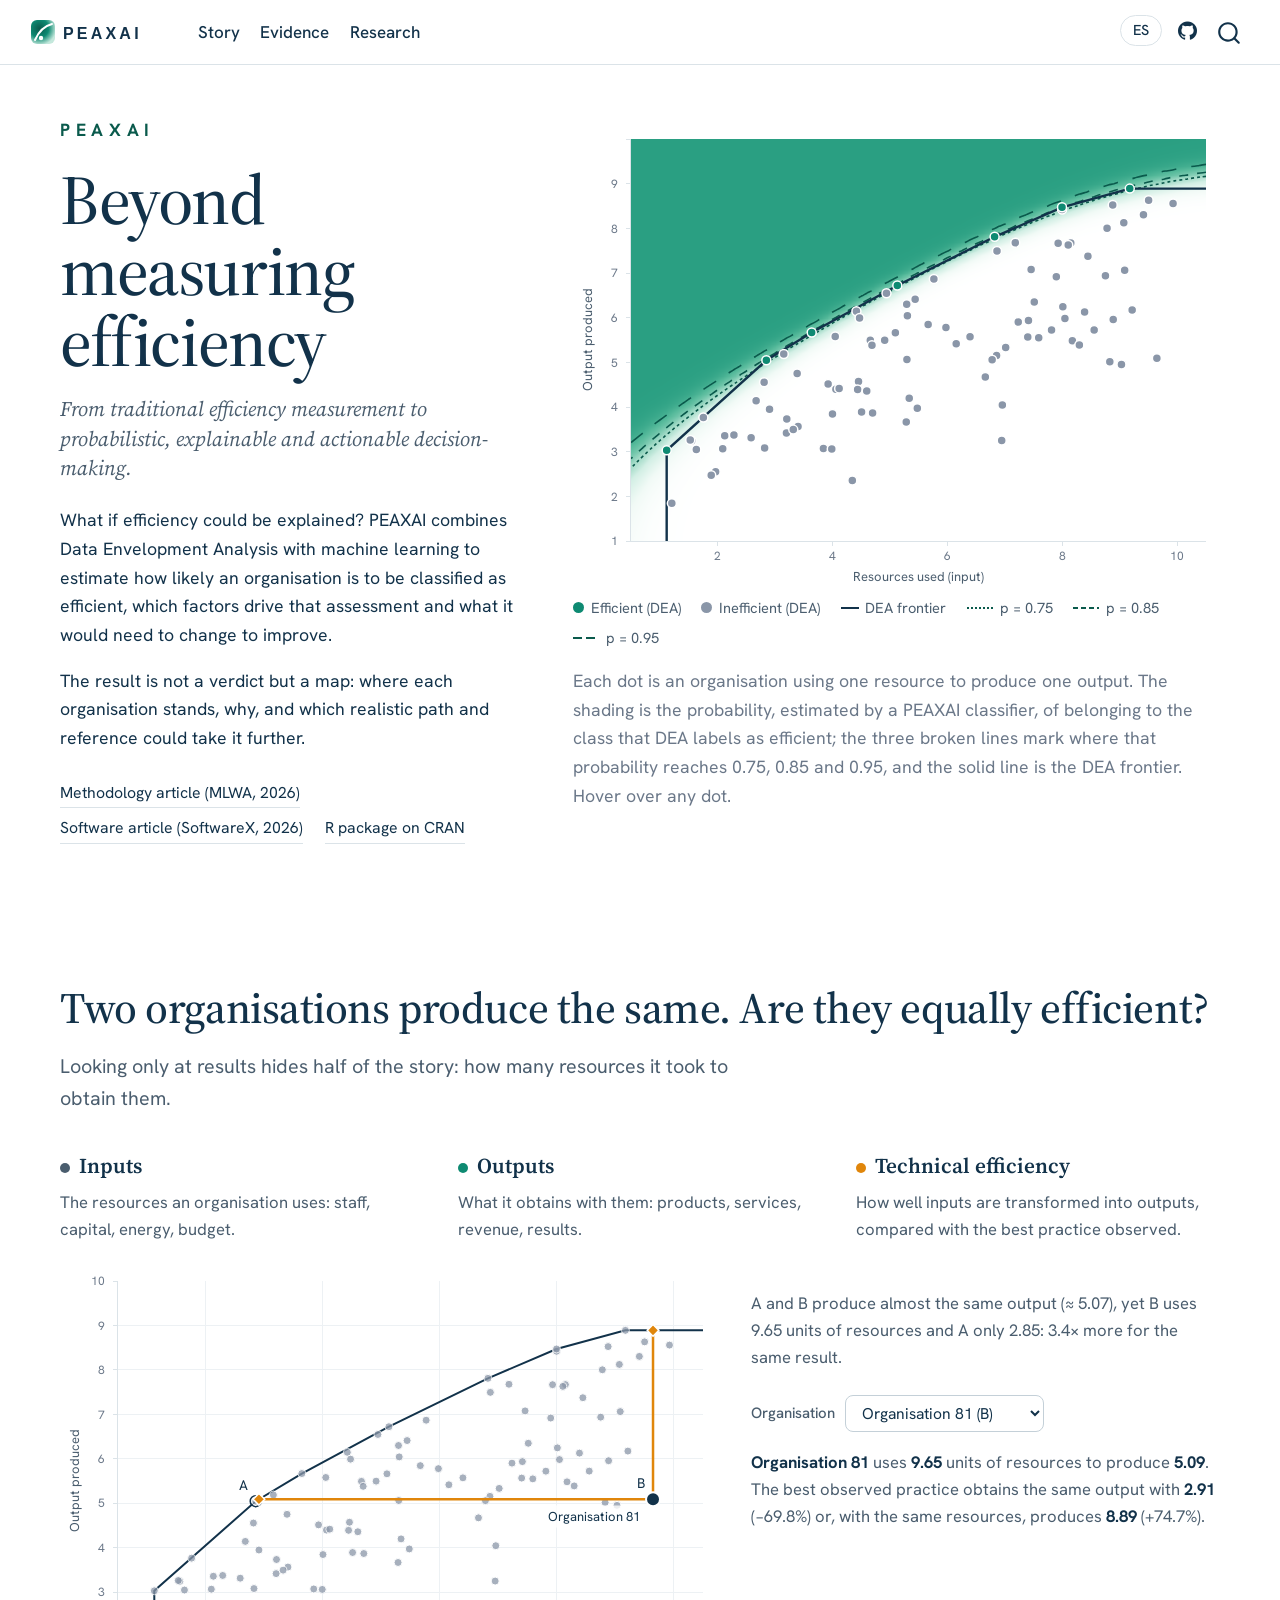
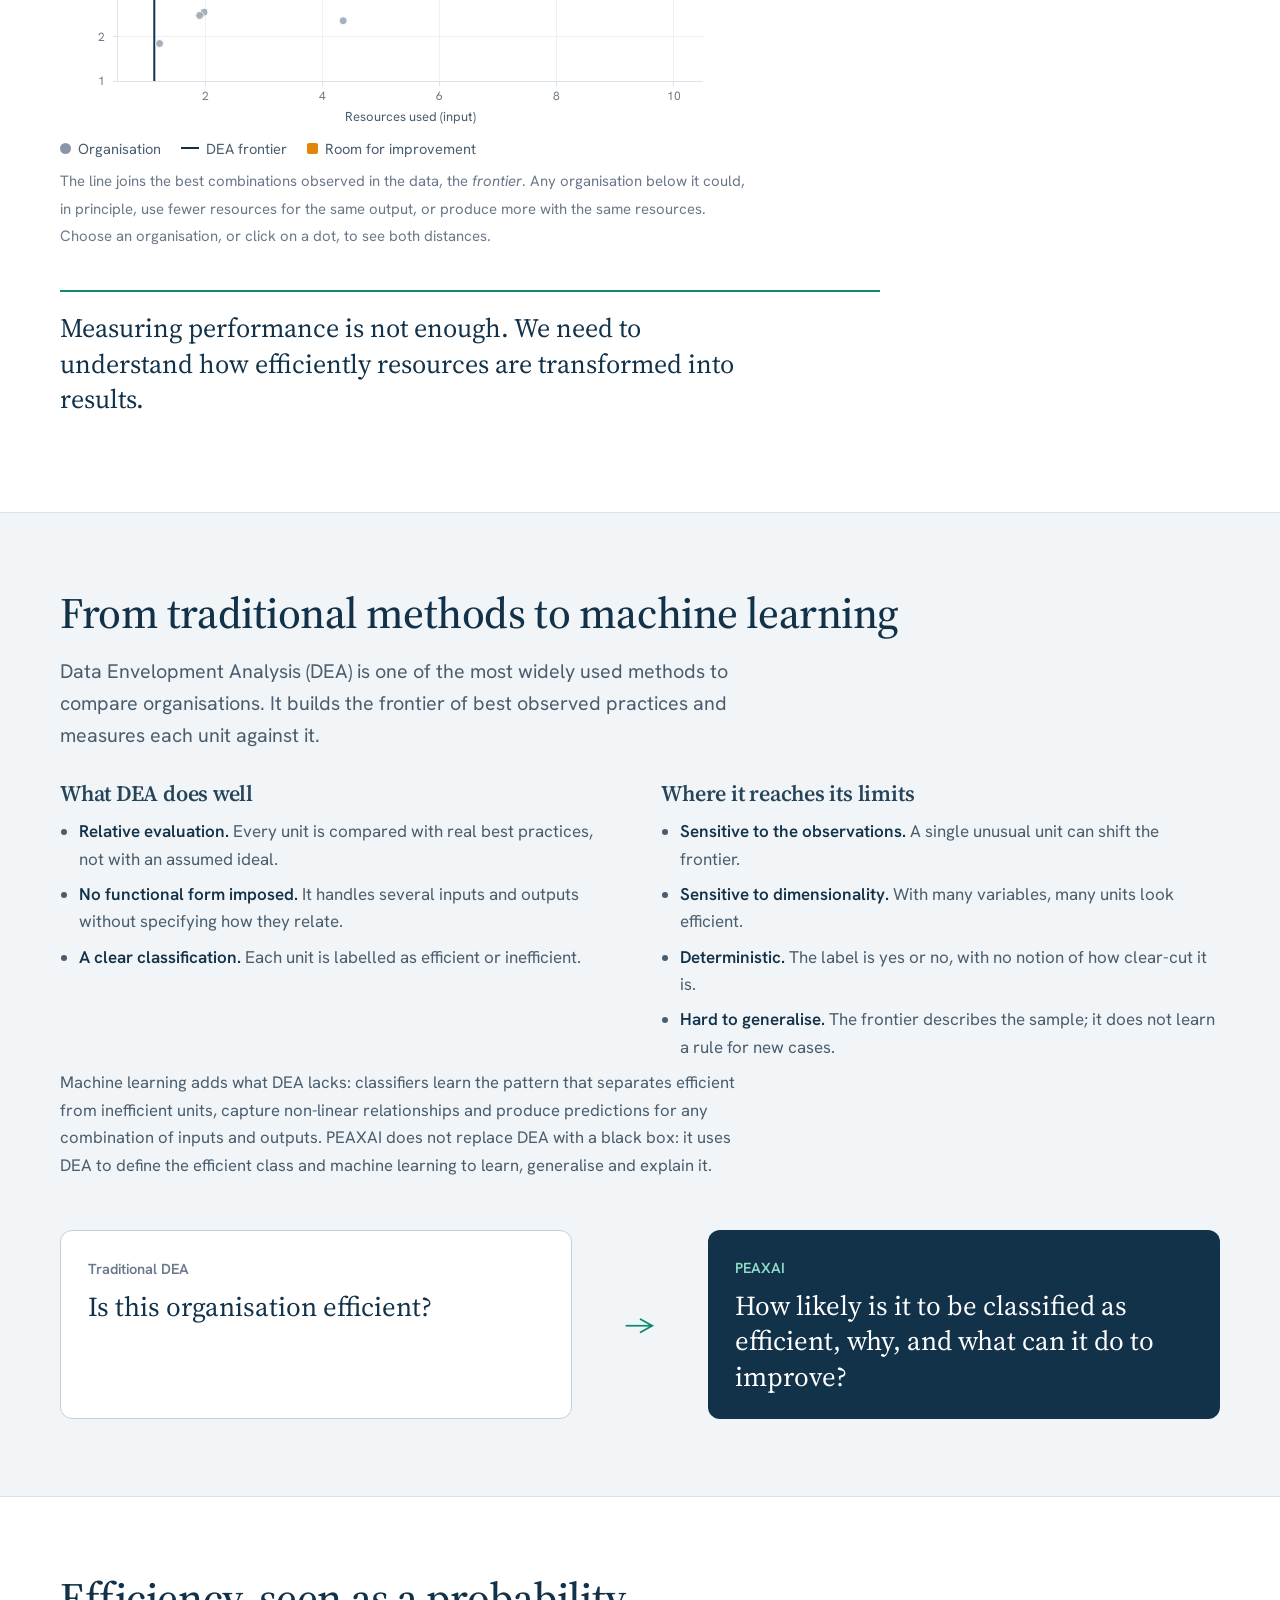
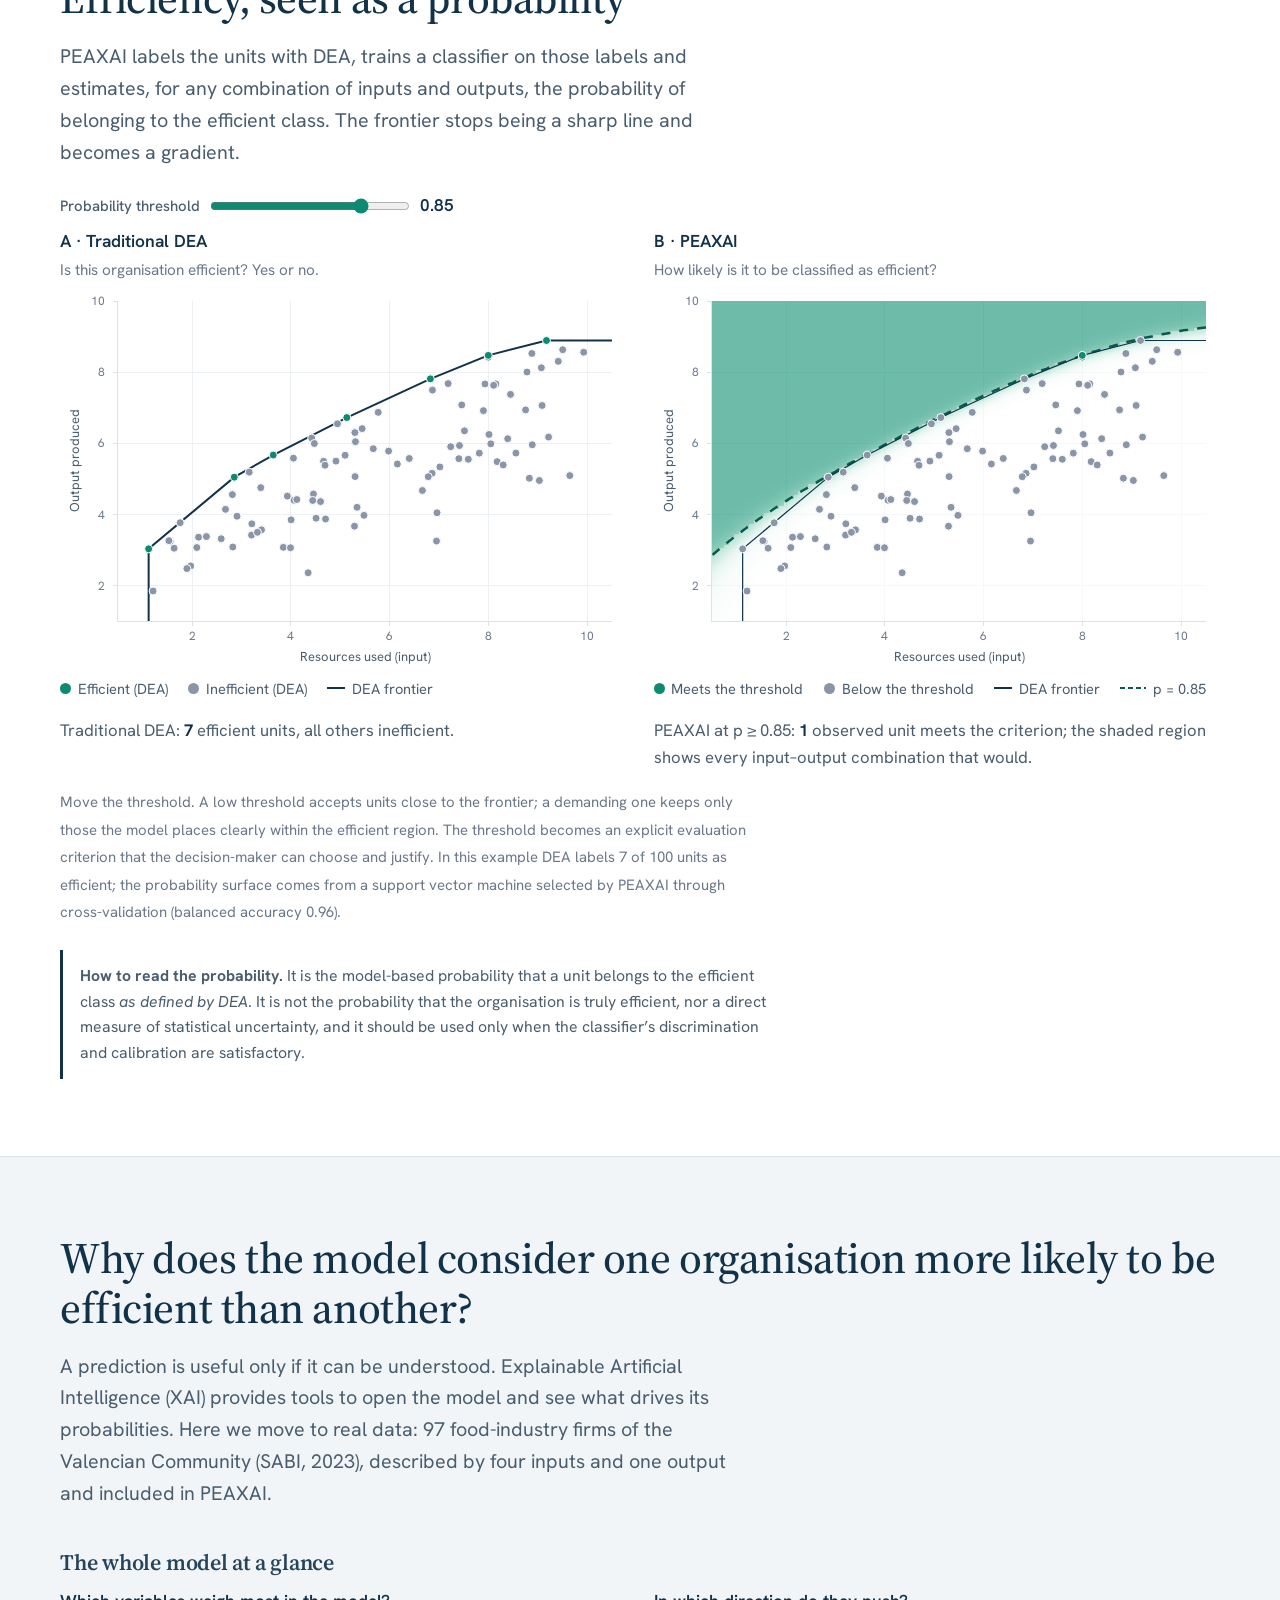
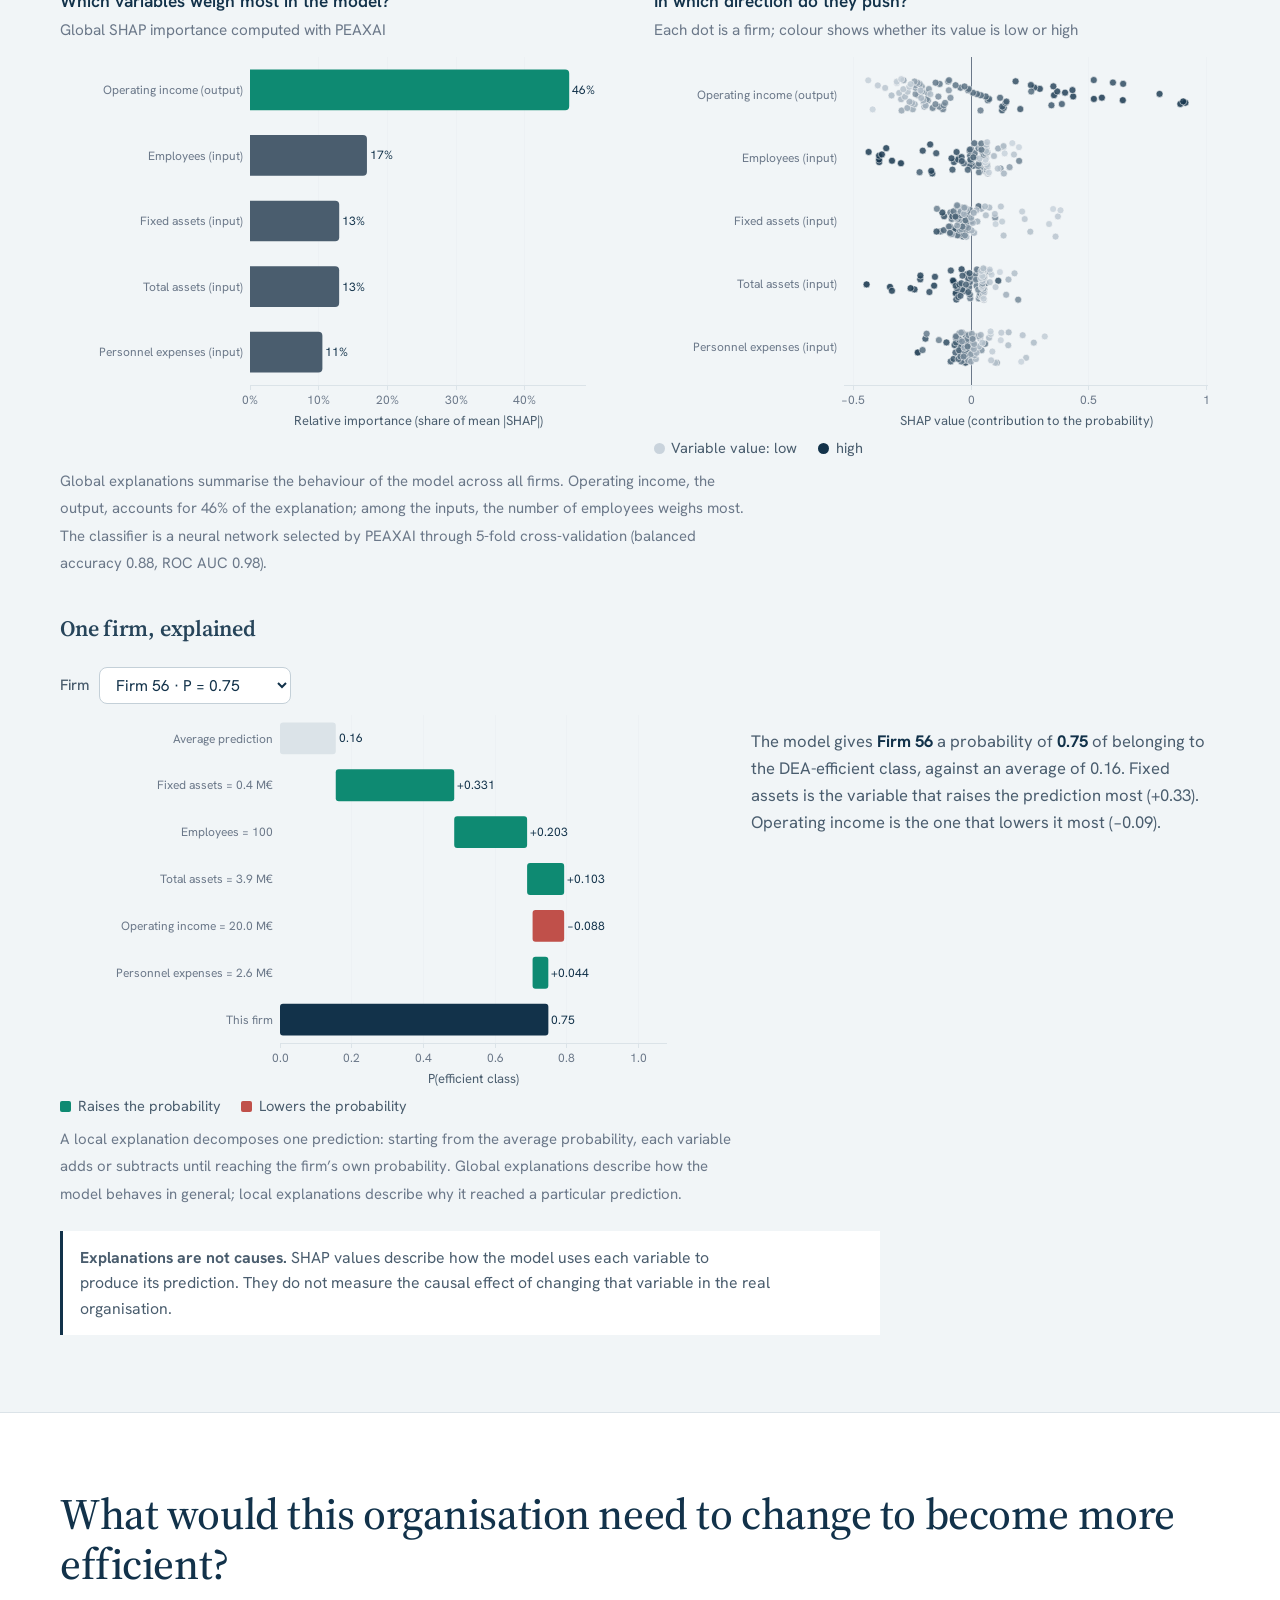
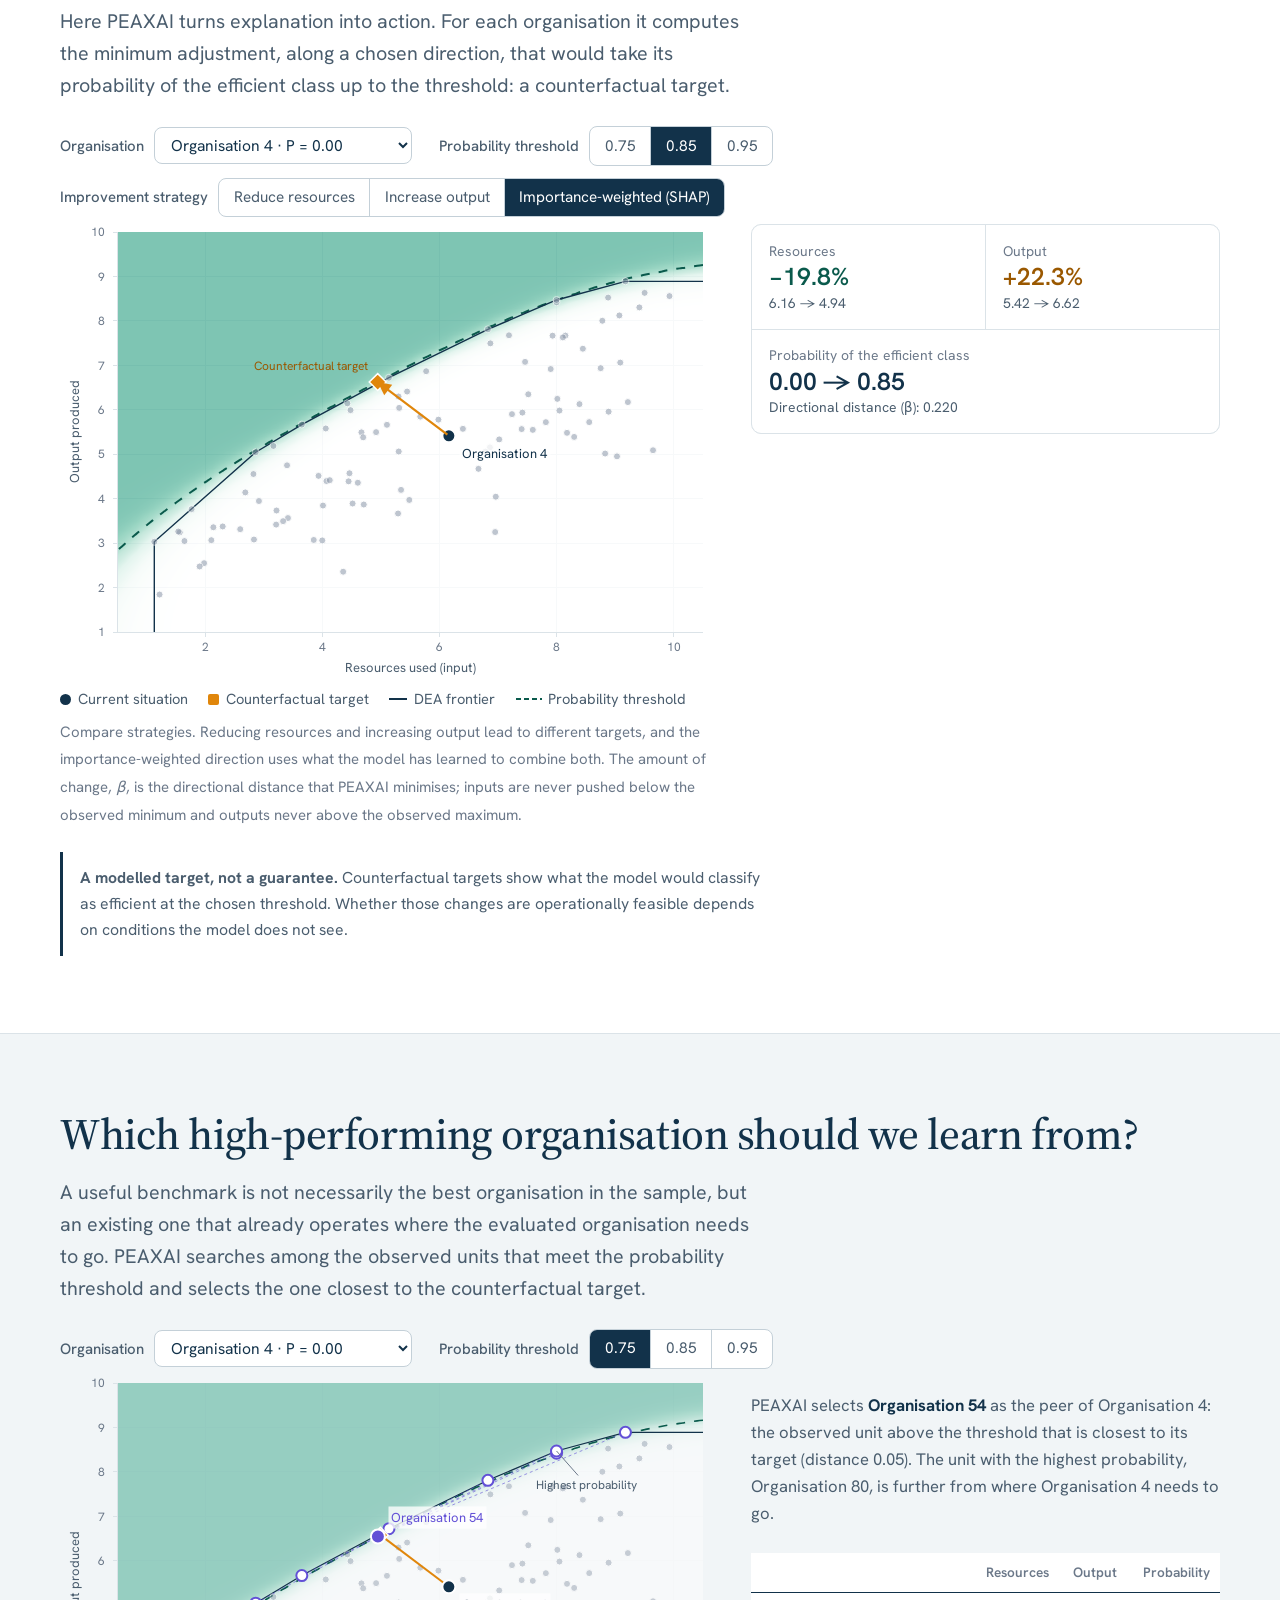
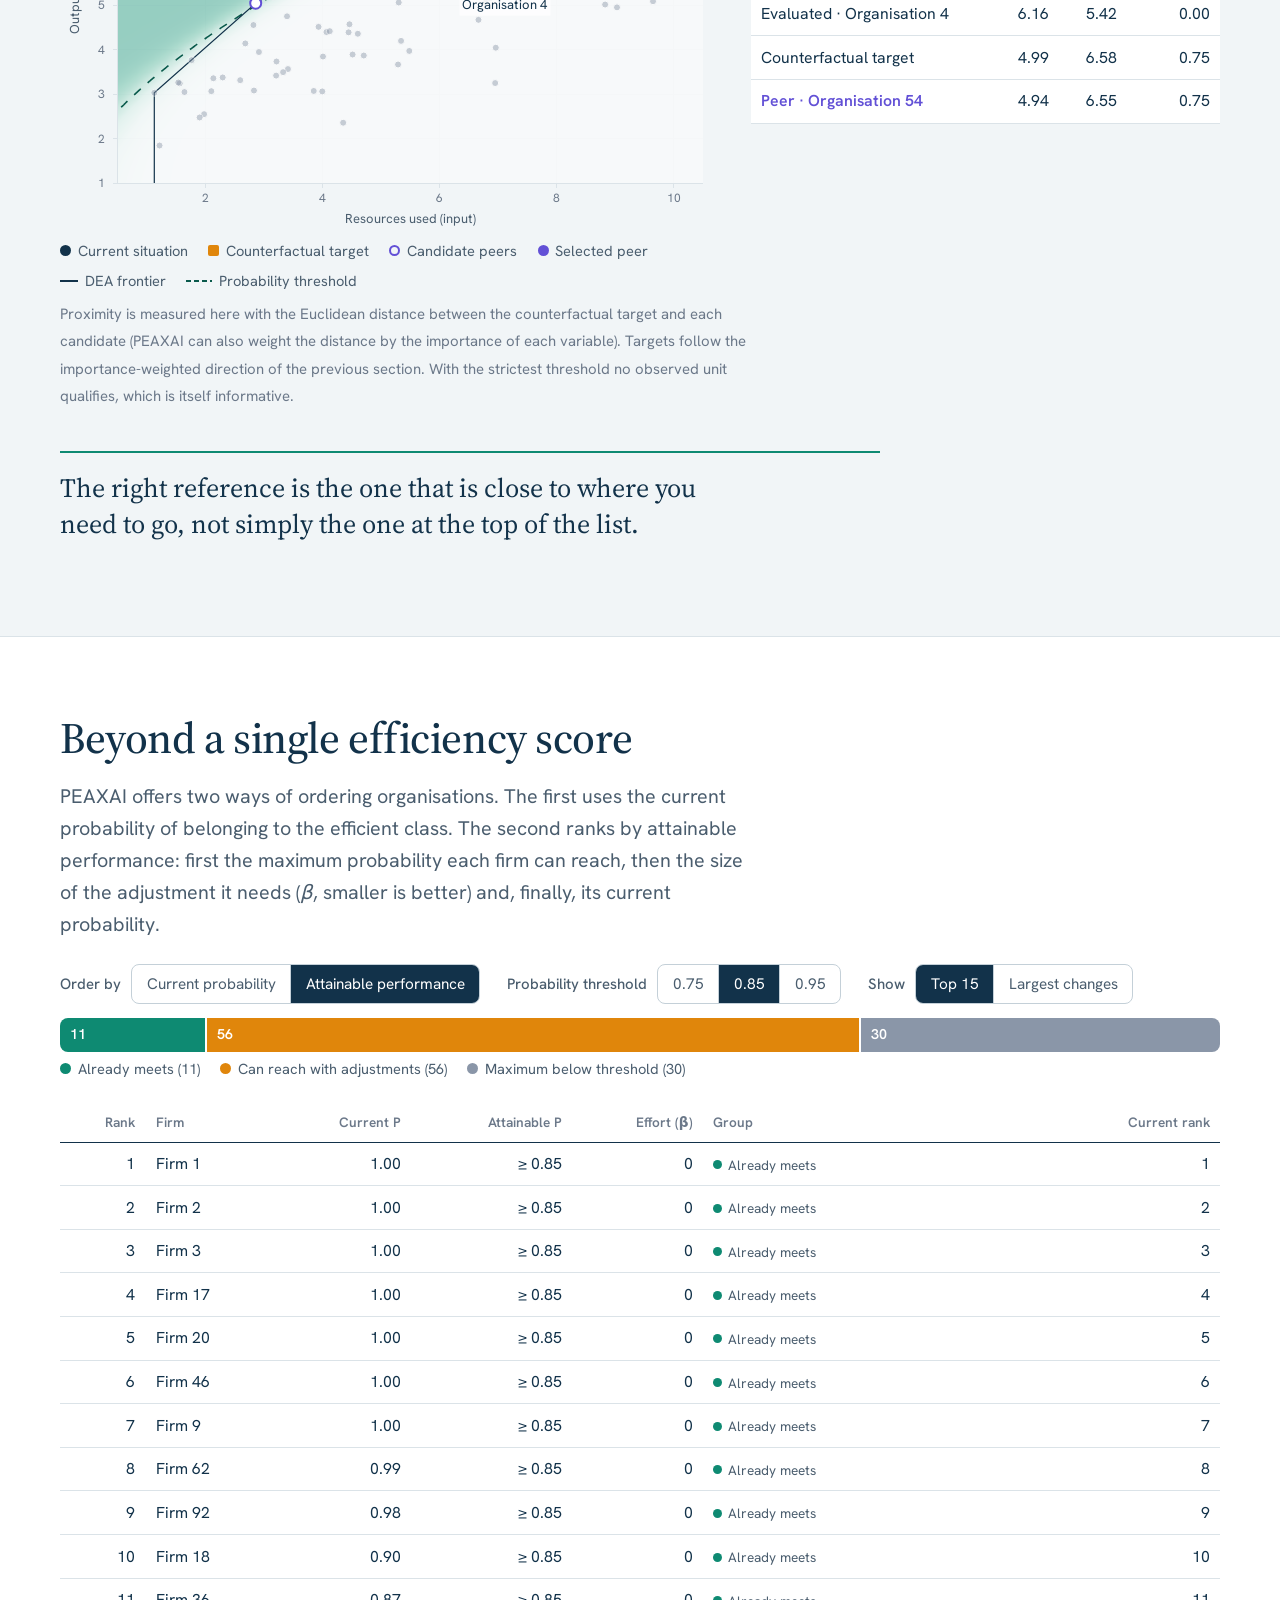
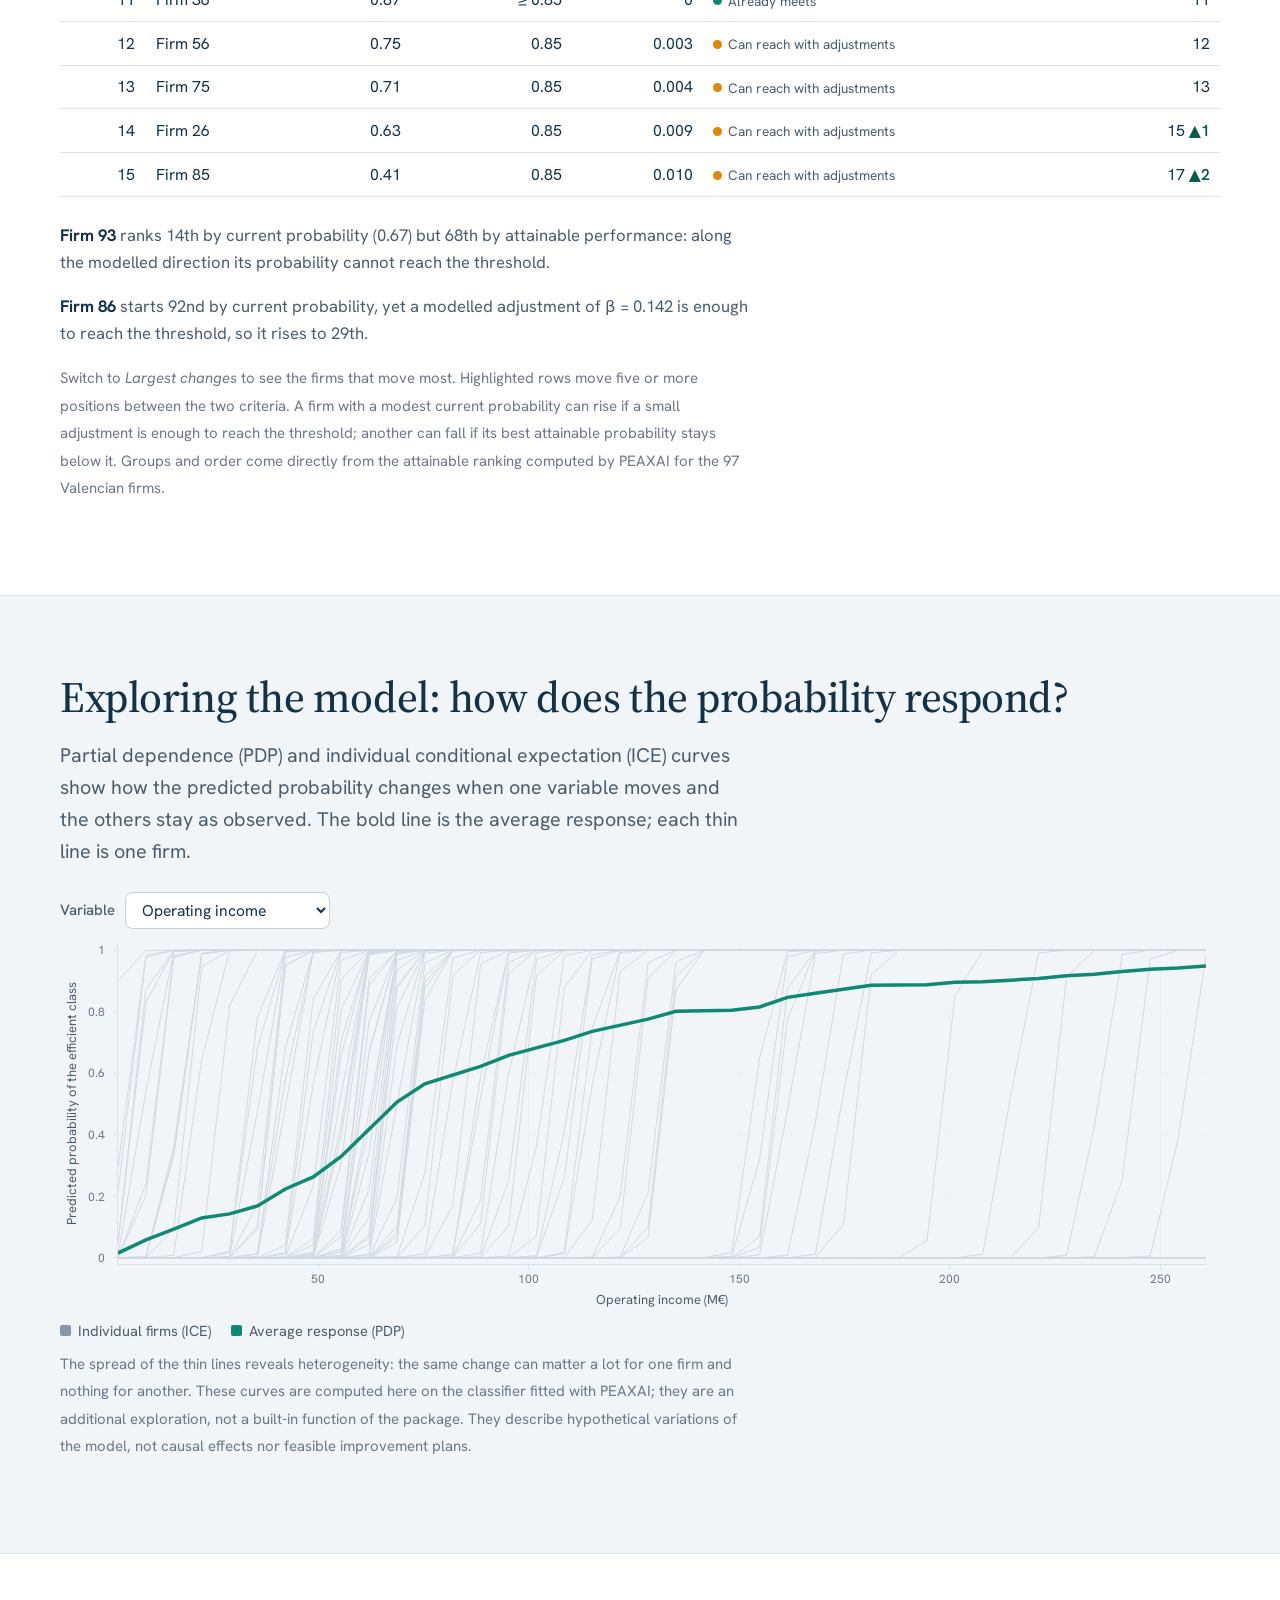
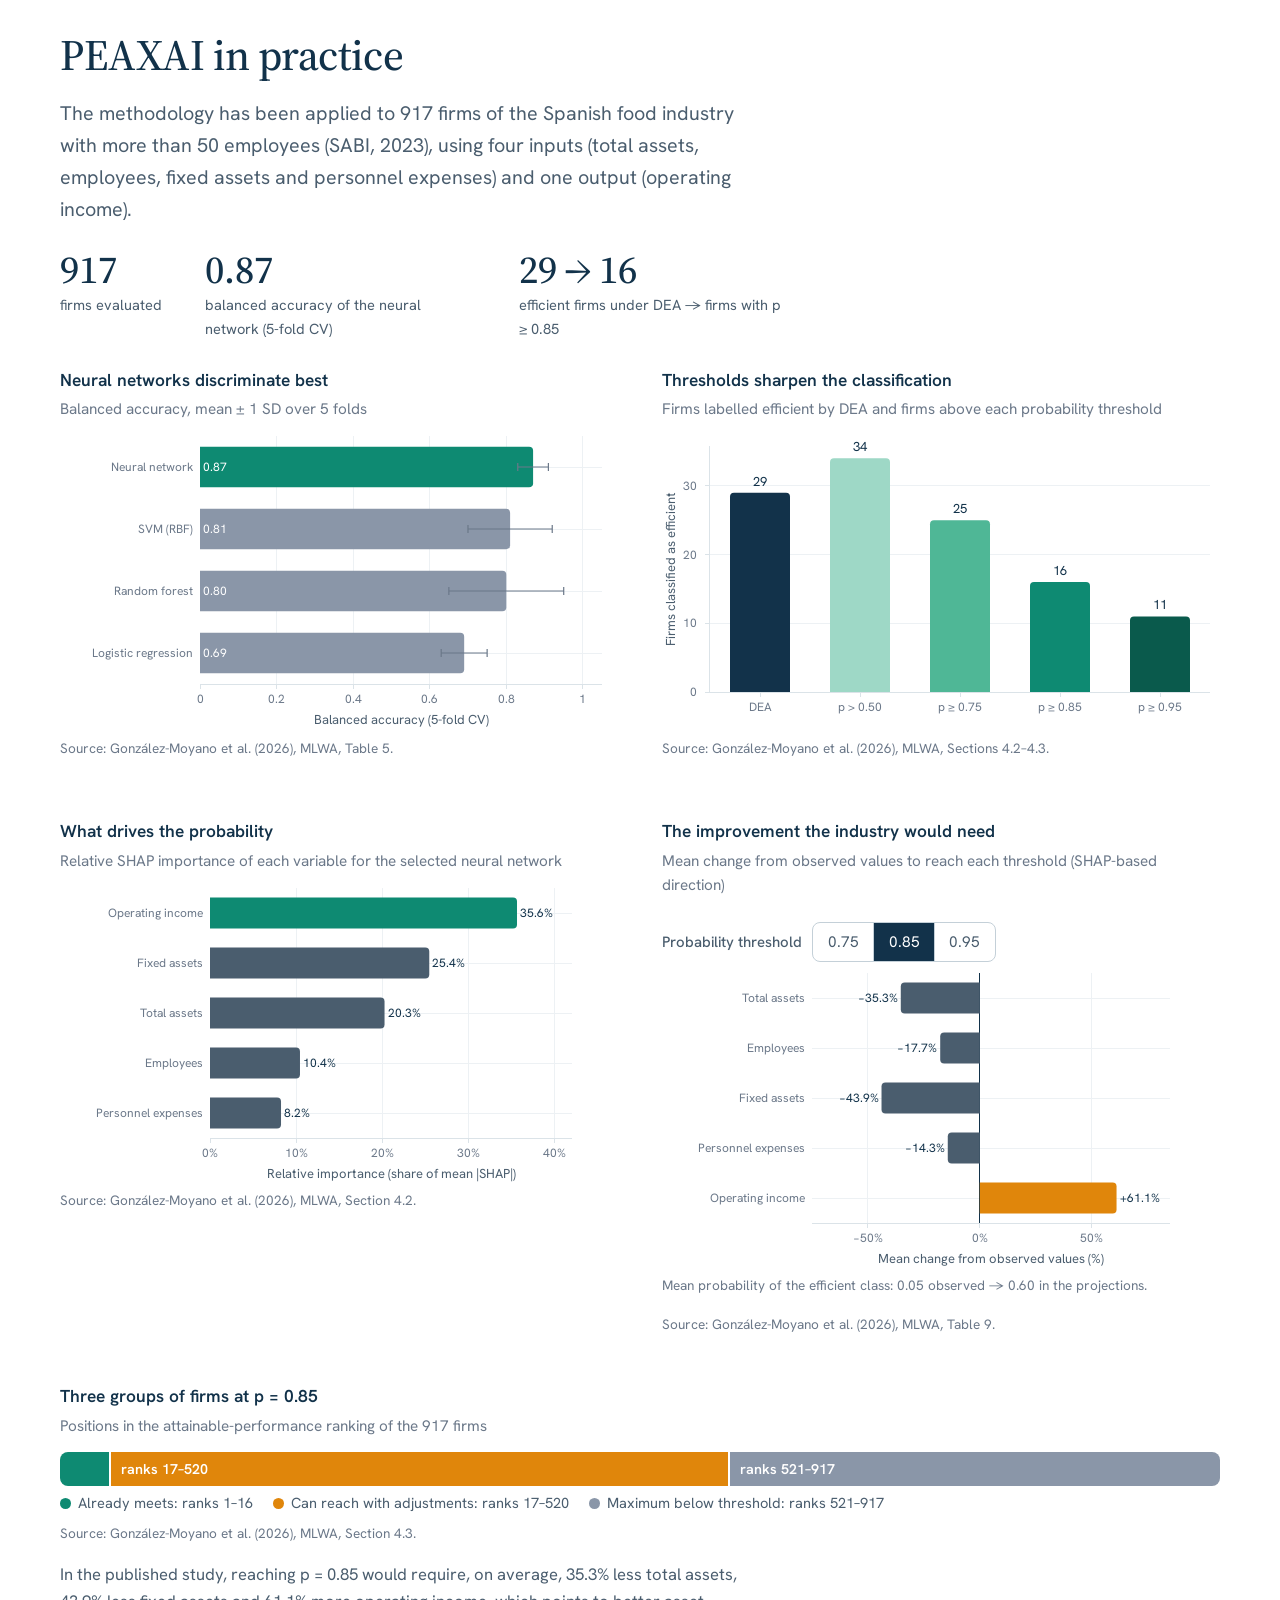
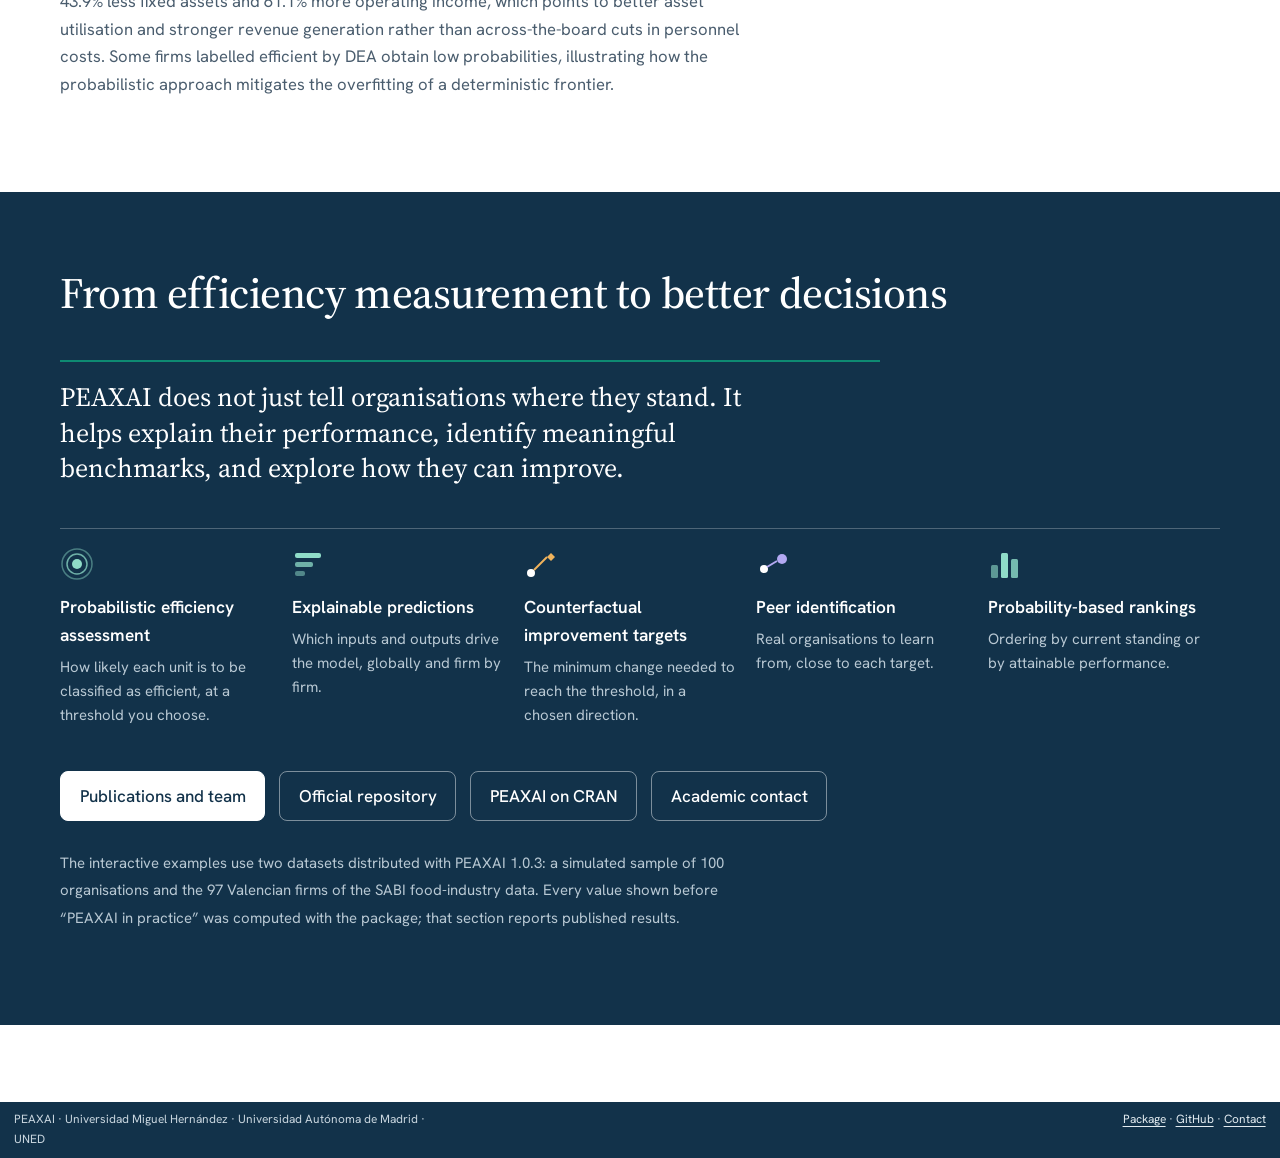
<file: docs/index.html>
<!DOCTYPE html>
<html xmlns="http://www.w3.org/1999/xhtml" lang="en" xml:lang="en"><head>

<meta charset="utf-8">
<meta name="generator" content="quarto-1.11.9">

<meta name="viewport" content="width=device-width, initial-scale=1.0, user-scalable=yes">

<meta name="description" content="From traditional efficiency measurement to probabilistic, explainable and actionable decision-making.">

<title>PEAXAI — Beyond measuring efficiency – PEAXAI</title>
<style>
/* Default styles provided by pandoc.
** See https://pandoc.org/MANUAL.html#variables-for-html for config info.
*/
span.smallcaps{font-variant: small-caps;}
div.columns{display: flex; gap: 1.5em;}
div.column{flex: auto;}
@media screen {
div.columns{gap: min(4vw, 1.5em);}
div.column{overflow-x: auto;}
}
div.hanging-indent{margin-left: 1.5em; text-indent: -1.5em;}
ul.task-list{list-style: none;}
ul.task-list li input[type="checkbox"] {
  width: 0.8em;
  margin: 0 0.8em 0.2em -1em; /* quarto-specific, see https://github.com/quarto-dev/quarto-cli/issues/4556 */ 
  vertical-align: middle;
}
</style>


<script src="site_libs/quarto-nav/quarto-nav.js"></script>
<script src="site_libs/quarto-nav/headroom.min.js"></script>
<script src="site_libs/clipboard/clipboard.min.js"></script>
<script src="site_libs/quarto-search/autocomplete.umd.js"></script>
<script src="site_libs/quarto-search/fuse.min.js"></script>
<script src="site_libs/quarto-search/quarto-search.js"></script>
<meta name="quarto:offset" content="./">
<link href="./assets/img/favicon.svg" rel="icon" type="image/svg+xml">
<script src="site_libs/quarto-html/quarto.js" type="module"></script>
<script src="site_libs/quarto-html/tabsets/tabsets.js" type="module"></script>
<script src="site_libs/quarto-html/scrollable-regions/scrollable-regions.js" type="module"></script>
<script src="site_libs/quarto-html/popper.min.js"></script>
<script src="site_libs/quarto-html/tippy.umd.min.js"></script>
<link href="site_libs/quarto-html/tippy.css" rel="stylesheet">
<link href="site_libs/quarto-html/quarto-syntax-highlighting-63b5708e65d6cd79cd7618c58d0c21e7.css" rel="stylesheet" id="quarto-text-highlighting-styles">
<script src="site_libs/bootstrap/bootstrap.min.js"></script>
<link href="site_libs/bootstrap/bootstrap-icons.css" rel="stylesheet">
<link href="site_libs/bootstrap/bootstrap-7d87906769c89f36c2ce120416e09df9.min.css" rel="stylesheet" append-hash="true" id="quarto-bootstrap" data-mode="light">
<script id="quarto-search-options" type="application/json">{
  "location": "navbar",
  "copy-button": false,
  "collapse-after": 3,
  "panel-placement": "end",
  "type": "overlay",
  "limit": 50,
  "keyboard-shortcut": [
    "f",
    "/",
    "s"
  ],
  "show-item-context": false,
  "language": {
    "search-no-results-text": "No results",
    "search-matching-documents-text": "matching documents",
    "search-copy-link-title": "Copy link to search",
    "search-hide-matches-text": "Hide additional matches",
    "search-more-match-text": "more match in this document",
    "search-more-matches-text": "more matches in this document",
    "search-clear-button-title": "Clear",
    "search-text-placeholder": "",
    "search-detached-cancel-button-title": "Cancel",
    "search-submit-button-title": "Submit",
    "search-label": "Search"
  }
}</script>
<style>html{ scroll-behavior: smooth; }</style>
<link rel="preconnect" href="https://fonts.googleapis.com">
<link rel="preconnect" href="https://fonts.gstatic.com" crossorigin="">
<link href="https://fonts.googleapis.com/css2?family=Hanken+Grotesk:wght@400;500;600;700&amp;family=Source+Serif+4:opsz,wght@8..60,400;8..60,500;8..60,600&amp;display=swap" rel="stylesheet">


</head>

<body class="nav-fixed quarto-light"><a id="quarto-skip-link" class="visually-hidden-focusable" href="#quarto-document-content">Skip to main content</a>

<div id="quarto-search-results"></div>
  <header id="quarto-header" class="headroom fixed-top">
    <nav class="navbar navbar-expand-lg " data-bs-theme="dark" aria-label="Site">
      <div class="navbar-container container-fluid">
      <div class="navbar-brand-container mx-auto">
    <a href="./index.html" class="navbar-brand navbar-brand-logo">
    <img src="./assets/img/logo.svg" alt="PEAXAI" class="navbar-logo light-content">
    <img src="./assets/img/logo.svg" alt="PEAXAI" class="navbar-logo dark-content">
    </a>
  </div>
          <button class="navbar-toggler" type="button" data-bs-toggle="collapse" data-bs-target="#navbarCollapse" aria-controls="navbarCollapse" aria-expanded="false" aria-label="Toggle navigation" onclick="if (window.quartoToggleHeadroom) { window.quartoToggleHeadroom(); }">
  <span class="navbar-toggler-icon"></span>
</button>
          <div class="collapse navbar-collapse" id="navbarCollapse">
            <ul class="navbar-nav navbar-nav-scroll me-auto">
  <li class="nav-item">
    <a class="nav-link" href="./index.html#why-efficiency"> 
<span class="menu-text">Story</span></a>
  </li>  
  <li class="nav-item">
    <a class="nav-link" href="./index.html#evidence"> 
<span class="menu-text">Evidence</span></a>
  </li>  
  <li class="nav-item">
    <a class="nav-link" href="./research.html"> 
<span class="menu-text">Research</span></a>
  </li>  
</ul>
            <ul class="navbar-nav navbar-nav-scroll ms-auto">
  <li class="nav-item">
    <a class="nav-link" href="./es/index.html"> 
<span class="menu-text">ES</span></a>
  </li>  
  <li class="nav-item compact">
    <a class="nav-link" href="https://github.com/rgonzalezmoyano/PEAXAI"> <i class="bi bi-github" role="img" aria-label="PEAXAI on GitHub">
</i> 
<span class="menu-text"></span></a>
  </li>  
</ul>
          </div> <!-- /navcollapse -->
            <div class="quarto-navbar-tools">
</div>
            <div id="quarto-search" class="" title="Search"></div>
      </div> <!-- /container-fluid -->
    </nav>
</header>
<!-- content -->
<div id="quarto-content" class="quarto-container page-columns page-rows-contents page-layout-full page-navbar">
<!-- sidebar -->
<!-- margin-sidebar -->
    
<!-- main -->
<main class="content column-page" id="quarto-document-content" tabindex="-1">

<header id="title-block-header" class="quarto-title-block default">
<div class="quarto-title">
<h1 class="title">PEAXAI — Beyond Measuring Efficiency</h1>
</div>

<div>
  <div class="description">
    From traditional efficiency measurement to probabilistic, explainable and actionable decision-making.
  </div>
</div>


<div class="quarto-title-meta column-page">

    
  
    
  </div>
  


</header>


<section class="pxa-hero" id="top">
  <div class="pxa-hero-grid">
    <div>
      <p class="pxa-wordmark">PEAXAI</p>
      <h1>Beyond measuring efficiency</h1>
      <p class="pxa-sub">From traditional efficiency measurement to probabilistic, explainable and actionable decision-making.</p>
      <p>What if efficiency could be explained? PEAXAI combines Data Envelopment Analysis with machine learning to estimate how likely an organisation is to be classified as efficient, which factors drive that assessment and what it would need to change to improve.</p>
      <p>The result is not a verdict but a map: where each organisation stands, why, and which realistic path and reference could take it further.</p>
      <div class="pxa-hero-links">
        <a href="https://doi.org/10.1016/j.mlwa.2026.100920">Methodology article (MLWA, 2026)</a>
        <a href="https://doi.org/10.1016/j.softx.2026.103089">Software article (SoftwareX, 2026)</a>
        <a href="https://cran.r-project.org/package=PEAXAI">R package on CRAN</a>
      </div>
    </div>
    <div class="pxa-hero-chart">
      <div class="pxa-widget" data-widget="hero" aria-label="Probability of the efficient class across inputs and outputs"></div>
      <p class="pxa-note">Each dot is an organisation using one resource to produce one output. The shading is the probability, estimated by a PEAXAI classifier, of belonging to the class that DEA labels as efficient; the three broken lines mark where that probability reaches 0.75, 0.85 and 0.95, and the solid line is the DEA frontier. Hover over any dot.</p>
    </div>
  </div>
</section>
<div id="why-efficiency" class="pxa-band">
<section id="two-organisations-produce-the-same.-are-they-equally-efficient" class="level2">
<h2 data-anchor-id="two-organisations-produce-the-same.-are-they-equally-efficient">Two organisations produce the same. Are they equally efficient?</h2>
<p><span class="pxa-lede">Looking only at results hides half of the story: how many resources it took to obtain them.</span></p>
<dl class="pxa-concepts">
<div>
<dt>
<span class="sw" style="background:var(--pxa-ink-2)"></span>Inputs
</dt>
<dd>
The resources an organisation uses: staff, capital, energy, budget.
</dd>
</div>
<div>
<dt>
<span class="sw" style="background:var(--pxa-eff)"></span>Outputs
</dt>
<dd>
What it obtains with them: products, services, revenue, results.
</dd>
</div>
<div>
<dt>
<span class="sw" style="background:var(--pxa-target)"></span>Technical efficiency
</dt>
<dd>
How well inputs are transformed into outputs, compared with the best practice observed.
</dd>
</div>
</dl>
<div class="pxa-figure">
<div class="pxa-widget" data-widget="intro">

</div>
</div>
<p><span class="pxa-note">The line joins the best combinations observed in the data, the <em>frontier</em>. Any organisation below it could, in principle, use fewer resources for the same output, or produce more with the same resources. Choose an organisation, or click on a dot, to see both distances.</span></p>
<div class="pxa-takeaway">
<p>Measuring performance is not enough. We need to understand how efficiently resources are transformed into results.</p>
</div>
</section>
</div>
<div id="from-dea-to-ml" class="pxa-band pxa-mist">
<section id="from-traditional-methods-to-machine-learning" class="level2">
<h2 data-anchor-id="from-traditional-methods-to-machine-learning">From traditional methods to machine learning</h2>
<p><span class="pxa-lede">Data Envelopment Analysis (DEA) is one of the most widely used methods to compare organisations. It builds the frontier of best observed practices and measures each unit against it.</span></p>
<div class="pxa-columns">
<section id="what-dea-does-well" class="level3">
<h3 data-anchor-id="what-dea-does-well">What DEA does well</h3>
<ul>
<li><strong>Relative evaluation.</strong> Every unit is compared with real best practices, not with an assumed ideal.</li>
<li><strong>No functional form imposed.</strong> It handles several inputs and outputs without specifying how they relate.</li>
<li><strong>A clear classification.</strong> Each unit is labelled as efficient or inefficient.</li>
</ul>
</section>
<section id="where-it-reaches-its-limits" class="level3">
<h3 data-anchor-id="where-it-reaches-its-limits">Where it reaches its limits</h3>
<ul>
<li><strong>Sensitive to the observations.</strong> A single unusual unit can shift the frontier.</li>
<li><strong>Sensitive to dimensionality.</strong> With many variables, many units look efficient.</li>
<li><strong>Deterministic.</strong> The label is yes or no, with no notion of how clear-cut it is.</li>
<li><strong>Hard to generalise.</strong> The frontier describes the sample; it does not learn a rule for new cases.</li>
</ul>
</section>
</div>
<p><span class="pxa-explain">Machine learning adds what DEA lacks: classifiers learn the pattern that separates efficient from inefficient units, capture non-linear relationships and produce predictions for any combination of inputs and outputs. PEAXAI does not replace DEA with a black box: it uses DEA to define the efficient class and machine learning to learn, generalise and explain it.</span></p>
<div class="pxa-shift" aria-label="From DEA to PEAXAI">
  <div class="from"><div class="who">Traditional DEA</div><div class="q">Is this organisation efficient?</div></div>
  <div class="arrow" aria-hidden="true">→</div>
  <div class="to"><div class="who">PEAXAI</div><div class="q">How likely is it to be classified as efficient, why, and what can it do to improve?</div></div>
</div>
</section>
</div>
<div id="probabilistic" class="pxa-band">
<section id="efficiency-seen-as-a-probability" class="level2">
<h2 data-anchor-id="efficiency-seen-as-a-probability">Efficiency, seen as a probability</h2>
<p><span class="pxa-lede">PEAXAI labels the units with DEA, trains a classifier on those labels and estimates, for any combination of inputs and outputs, the probability of belonging to the efficient class. The frontier stops being a sharp line and becomes a gradient.</span></p>
<div class="pxa-widget" data-widget="compare">

</div>
<p><span class="pxa-note">Move the threshold. A low threshold accepts units close to the frontier; a demanding one keeps only those the model places clearly within the efficient region. The threshold becomes an explicit evaluation criterion that the decision-maker can choose and justify. In this example DEA labels 7 of 100 units as efficient; the probability surface comes from a support vector machine selected by PEAXAI through cross-validation (balanced accuracy 0.96).</span></p>
<div class="pxa-caveat">
<p><strong>How to read the probability.</strong> It is the model-based probability that a unit belongs to the efficient class <em>as defined by DEA</em>. It is not the probability that the organisation is truly efficient, nor a direct measure of statistical uncertainty, and it should be used only when the classifier’s discrimination and calibration are satisfactory.</p>
</div>
</section>
</div>
<div id="explainable" class="pxa-band pxa-mist">
<section id="why-does-the-model-consider-one-organisation-more-likely-to-be-efficient-than-another" class="level2">
<h2 data-anchor-id="why-does-the-model-consider-one-organisation-more-likely-to-be-efficient-than-another">Why does the model consider one organisation more likely to be efficient than another?</h2>
<p><span class="pxa-lede">A prediction is useful only if it can be understood. Explainable Artificial Intelligence (XAI) provides tools to open the model and see what drives its probabilities. Here we move to real data: 97 food-industry firms of the Valencian Community (SABI, 2023), described by four inputs and one output and included in PEAXAI.</span></p>
<section id="the-whole-model-at-a-glance" class="level3">
<h3 data-anchor-id="the-whole-model-at-a-glance">The whole model at a glance</h3>
<div class="pxa-widget" data-widget="shapGlobal">

</div>
<p><span class="pxa-note">Global explanations summarise the behaviour of the model across all firms. Operating income, the output, accounts for 46% of the explanation; among the inputs, the number of employees weighs most. The classifier is a neural network selected by PEAXAI through 5-fold cross-validation (balanced accuracy 0.88, ROC AUC 0.98).</span></p>
</section>
<section id="one-firm-explained" class="level3">
<h3 data-anchor-id="one-firm-explained">One firm, explained</h3>
<div class="pxa-widget" data-widget="shapLocal">

</div>
<p><span class="pxa-note">A local explanation decomposes one prediction: starting from the average probability, each variable adds or subtracts until reaching the firm’s own probability. Global explanations describe how the model behaves in general; local explanations describe why it reached a particular prediction.</span></p>
<div class="pxa-caveat">
<p><strong>Explanations are not causes.</strong> SHAP values describe how the model uses each variable to produce its prediction. They do not measure the causal effect of changing that variable in the real organisation.</p>
</div>
</section>
</section>
</div>
<div id="counterfactuals" class="pxa-band">
<section id="what-would-this-organisation-need-to-change-to-become-more-efficient" class="level2">
<h2 data-anchor-id="what-would-this-organisation-need-to-change-to-become-more-efficient">What would this organisation need to change to become more efficient?</h2>
<p><span class="pxa-lede">Here PEAXAI turns explanation into action. For each organisation it computes the minimum adjustment, along a chosen direction, that would take its probability of the efficient class up to the threshold: a counterfactual target.</span></p>
<div class="pxa-widget" data-widget="counterfactual">

</div>
<p><span class="pxa-note">Compare strategies. Reducing resources and increasing output lead to different targets, and the importance-weighted direction uses what the model has learned to combine both. The amount of change, <em>β</em>, is the directional distance that PEAXAI minimises; inputs are never pushed below the observed minimum and outputs never above the observed maximum.</span></p>
<div class="pxa-caveat">
<p><strong>A modelled target, not a guarantee.</strong> Counterfactual targets show what the model would classify as efficient at the chosen threshold. Whether those changes are operationally feasible depends on conditions the model does not see.</p>
</div>
</section>
</div>
<div id="peers" class="pxa-band pxa-mist">
<section id="which-high-performing-organisation-should-we-learn-from" class="level2">
<h2 data-anchor-id="which-high-performing-organisation-should-we-learn-from">Which high-performing organisation should we learn from?</h2>
<p><span class="pxa-lede">A useful benchmark is not necessarily the best organisation in the sample, but an existing one that already operates where the evaluated organisation needs to go. PEAXAI searches among the observed units that meet the probability threshold and selects the one closest to the counterfactual target.</span></p>
<div class="pxa-widget" data-widget="peers">

</div>
<p><span class="pxa-note">Proximity is measured here with the Euclidean distance between the counterfactual target and each candidate (PEAXAI can also weight the distance by the importance of each variable). Targets follow the importance-weighted direction of the previous section. With the strictest threshold no observed unit qualifies, which is itself informative.</span></p>
<div class="pxa-takeaway">
<p>The right reference is the one that is close to where you need to go, not simply the one at the top of the list.</p>
</div>
</section>
</div>
<div id="rankings" class="pxa-band">
<section id="beyond-a-single-efficiency-score" class="level2">
<h2 data-anchor-id="beyond-a-single-efficiency-score">Beyond a single efficiency score</h2>
<p><span class="pxa-lede">PEAXAI offers two ways of ordering organisations. The first uses the current probability of belonging to the efficient class. The second ranks by attainable performance: first the maximum probability each firm can reach, then the size of the adjustment it needs (<em>β</em>, smaller is better) and, finally, its current probability.</span></p>
<div class="pxa-widget" data-widget="ranking">

</div>
<p><span class="pxa-note">Switch to <em>Largest changes</em> to see the firms that move most. Highlighted rows move five or more positions between the two criteria. A firm with a modest current probability can rise if a small adjustment is enough to reach the threshold; another can fall if its best attainable probability stays below it. Groups and order come directly from the attainable ranking computed by PEAXAI for the 97 Valencian firms.</span></p>
</section>
</div>
<div id="explore" class="pxa-band pxa-mist">
<section id="exploring-the-model-how-does-the-probability-respond" class="level2">
<h2 data-anchor-id="exploring-the-model-how-does-the-probability-respond">Exploring the model: how does the probability respond?</h2>
<p><span class="pxa-lede">Partial dependence (PDP) and individual conditional expectation (ICE) curves show how the predicted probability changes when one variable moves and the others stay as observed. The bold line is the average response; each thin line is one firm.</span></p>
<div class="pxa-widget" data-widget="pdp">

</div>
<p><span class="pxa-note">The spread of the thin lines reveals heterogeneity: the same change can matter a lot for one firm and nothing for another. These curves are computed here on the classifier fitted with PEAXAI; they are an additional exploration, not a built-in function of the package. They describe hypothetical variations of the model, not causal effects nor feasible improvement plans.</span></p>
</section>
</div>
<div id="evidence" class="pxa-band">
<section id="peaxai-in-practice" class="level2">
<h2 data-anchor-id="peaxai-in-practice">PEAXAI in practice</h2>
<p><span class="pxa-lede">The methodology has been applied to 917 firms of the Spanish food industry with more than 50 employees (SABI, 2023), using four inputs (total assets, employees, fixed assets and personnel expenses) and one output (operating income).</span></p>
<div class="pxa-stat-row">
  <div class="pxa-stat"><div class="n">917</div><div class="l">firms evaluated</div></div>
  <div class="pxa-stat"><div class="n">0.87</div><div class="l">balanced accuracy of the neural network (5-fold CV)</div></div>
  <div class="pxa-stat"><div class="n">29 → 16</div><div class="l">efficient firms under DEA → firms with p ≥ 0.85</div></div>
</div>
<div class="pxa-evidence">
  <div class="pxa-figure">
    <p class="pxa-figure-title">Neural networks discriminate best</p>
    <p class="pxa-figure-sub">Balanced accuracy, mean ± 1 SD over 5 folds</p>
    <div class="pxa-widget" data-widget="evClassifiers"></div>
    <p class="pxa-source">Source: González-Moyano et al. (2026), MLWA, Table 5.</p>
  </div>
  <div class="pxa-figure">
    <p class="pxa-figure-title">Thresholds sharpen the classification</p>
    <p class="pxa-figure-sub">Firms labelled efficient by DEA and firms above each probability threshold</p>
    <div class="pxa-widget" data-widget="evClassification"></div>
    <p class="pxa-source">Source: González-Moyano et al. (2026), MLWA, Sections 4.2–4.3.</p>
  </div>
  <div class="pxa-figure">
    <p class="pxa-figure-title">What drives the probability</p>
    <p class="pxa-figure-sub">Relative SHAP importance of each variable for the selected neural network</p>
    <div class="pxa-widget" data-widget="evImportance"></div>
    <p class="pxa-source">Source: González-Moyano et al. (2026), MLWA, Section 4.2.</p>
  </div>
  <div class="pxa-figure">
    <p class="pxa-figure-title">The improvement the industry would need</p>
    <p class="pxa-figure-sub">Mean change from observed values to reach each threshold (SHAP-based direction)</p>
    <div class="pxa-widget" data-widget="evAdjustments"></div>
    <p class="pxa-source">Source: González-Moyano et al. (2026), MLWA, Table 9.</p>
  </div>
</div>
<div class="pxa-figure">
  <p class="pxa-figure-title">Three groups of firms at p = 0.85</p>
  <p class="pxa-figure-sub">Positions in the attainable-performance ranking of the 917 firms</p>
  <div class="pxa-widget" data-widget="evGroups"></div>
  <p class="pxa-source">Source: González-Moyano et al. (2026), MLWA, Section 4.3.</p>
</div>
<p><span class="pxa-explain">In the published study, reaching p = 0.85 would require, on average, 35.3% less total assets, 43.9% less fixed assets and 61.1% more operating income, which points to better asset utilisation and stronger revenue generation rather than across-the-board cuts in personnel costs. Some firms labelled efficient by DEA obtain low probabilities, illustrating how the probabilistic approach mitigates the overfitting of a deterministic frontier.</span></p>
</section>
</div>
<div id="closing" class="pxa-band pxa-ink-band">
<section id="from-efficiency-measurement-to-better-decisions" class="level2">
<h2 data-anchor-id="from-efficiency-measurement-to-better-decisions">From efficiency measurement to better decisions</h2>
<div class="pxa-takeaway">
<p>PEAXAI does not just tell organisations where they stand. It helps explain their performance, identify meaningful benchmarks, and explore how they can improve.</p>
</div>
<ul class="pxa-capabilities">
  <li><a href="#probabilistic"><svg width="34" height="34" viewbox="0 0 34 34" aria-hidden="true"><circle cx="17" cy="17" r="15" fill="none" stroke="#8fdcc8" stroke-width="1.5" opacity=".45"></circle><circle cx="17" cy="17" r="10" fill="none" stroke="#8fdcc8" stroke-width="1.5" opacity=".75"></circle><circle cx="17" cy="17" r="5" fill="#8fdcc8"></circle></svg>Probabilistic efficiency assessment</a><span>How likely each unit is to be classified as efficient, at a threshold you choose.</span></li>
  <li><a href="#explainable"><svg width="34" height="34" viewbox="0 0 34 34" aria-hidden="true"><rect x="3" y="6" width="26" height="5" rx="2" fill="#8fdcc8"></rect><rect x="3" y="15" width="18" height="5" rx="2" fill="#8fdcc8" opacity=".75"></rect><rect x="3" y="24" width="10" height="5" rx="2" fill="#8fdcc8" opacity=".5"></rect></svg>Explainable predictions</a><span>Which inputs and outputs drive the model, globally and firm by firm.</span></li>
  <li><a href="#counterfactuals"><svg width="34" height="34" viewbox="0 0 34 34" aria-hidden="true"><circle cx="7" cy="26" r="4" fill="#fff"></circle><path d="M10 23 L23 10" stroke="#f0b35c" stroke-width="2"></path><path d="M27 6 l4 4 -4 4 -4 -4z" fill="#f0b35c"></path></svg>Counterfactual improvement targets</a><span>The minimum change needed to reach the threshold, in a chosen direction.</span></li>
  <li><a href="#peers"><svg width="34" height="34" viewbox="0 0 34 34" aria-hidden="true"><circle cx="8" cy="22" r="4" fill="#fff"></circle><circle cx="26" cy="12" r="5" fill="#b3a9f2"></circle><path d="M11 20 L21 14" stroke="#b3a9f2" stroke-width="2"></path></svg>Peer identification</a><span>Real organisations to learn from, close to each target.</span></li>
  <li><a href="#rankings"><svg width="34" height="34" viewbox="0 0 34 34" aria-hidden="true"><rect x="3" y="18" width="7" height="13" rx="1.5" fill="#8fdcc8" opacity=".6"></rect><rect x="13" y="6" width="7" height="25" rx="1.5" fill="#8fdcc8"></rect><rect x="23" y="12" width="7" height="19" rx="1.5" fill="#8fdcc8" opacity=".8"></rect></svg>Probability-based rankings</a><span>Ordering by current standing or by attainable performance.</span></li>
</ul>
<div class="pxa-closing-links">
  <a class="pxa-button solid" href="research.html">Publications and team</a>
  <a class="pxa-button" href="https://github.com/rgonzalezmoyano/PEAXAI">Official repository</a>
  <a class="pxa-button" href="https://cran.r-project.org/package=PEAXAI">PEAXAI on CRAN</a>
  <a class="pxa-button" href="mailto:ricardo.gonzalezm@umh.es">Academic contact</a>
</div>
<p><span class="pxa-note" style="color:#b8c8d3">The interactive examples use two datasets distributed with PEAXAI 1.0.3: a simulated sample of 100 organisations and the 97 Valencian firms of the SABI food-industry data. Every value shown before “PEAXAI in practice” was computed with the package; that section reports published results.</span></p>
</section>
</div>
<script src="assets/vendor/plotly-cartesian.min.js"></script>
<script>window.PEAXAI_DATA = {"meta":{"generated":"2026-11-05","peaxai_version":"1.0.3","r_version":"4.5.3","thresholds":[0.75,0.85,0.95]},"toy":{"n":100,"x":[9.0703,3.3896,4.3491,6.1557,9.1739,2.8151,9.0855,9.5021,6.9472,6.662,1.5561,2.8538,2.589,7.1832,4.4569,7.9286,5.4793,7.4586,9.9272,4.4203,7.997,9.4123,2.9093,6.8651,2.13,3.405,4.475,1.1205,4.4415,8.8272,4.0631,5.3387,6.3961,5.4419,2.676,8.4464,7.0162,8.1482,1.9715,7.5134,4.7015,8.3885,6.8235,8.0464,5.9773,5.7675,8.1042,1.21,5.2951,7.5908,7.2346,5.2986,8.7509,4.9429,3.2032,1.6361,1.8952,3.8464,5.6677,6.958,4.6615,9.2159,3.6424,5.1316,3.9916,6.8578,3.3222,5.3069,7.8968,1.7582,8.8779,4.0517,8.555,4.1202,4.004,5.2872,9.0298,8.7791,4.5099,7.9959,9.6456,4.9119,7.4126,4.5999,3.9282,7.8138,2.8242,7.4001,2.0952,3.2094,2.2897,3.1567,1.5304,6.7806,8.8864,8.0102,8.1758,5.0975,4.6908,8.2978],"y":[8.1227,4.7507,2.3562,5.415,8.8892,4.5543,7.0615,8.6306,3.2486,4.671,3.242,5.0456,3.3135,7.6764,4.5716,7.6671,3.9712,7.0775,8.5582,6.1448,8.4189,8.3036,3.947,7.4945,3.3569,3.5639,5.9916,3.0295,4.3898,5.0153,4.3963,4.1974,5.5711,6.4101,4.1406,7.3735,5.3331,7.6691,2.5487,6.3489,3.8683,6.1272,7.8104,5.9827,5.7782,6.8678,7.6288,1.8432,6.299,5.5482,5.9021,5.0613,6.9365,6.5467,3.4162,3.0468,2.4743,3.071,5.8458,4.044,5.4919,6.1729,5.6677,6.7216,3.0607,5.1542,3.4941,6.0428,6.9166,3.7642,8.5239,5.5795,5.7224,4.4162,3.8449,3.6664,4.9518,8.0024,3.8907,8.4705,5.0896,5.4968,5.936,4.3581,4.5129,5.7214,3.0804,5.5656,3.0665,3.7336,3.3747,5.186,3.2605,5.0584,5.9566,6.2455,5.4811,5.6616,5.3801,5.3893],"dea_eff":[false,false,false,false,true,false,false,false,false,false,false,true,false,false,false,false,false,false,false,false,false,false,false,false,false,false,false,true,false,false,false,false,false,false,false,false,false,false,false,false,false,false,true,false,false,false,false,false,false,false,false,false,false,false,false,false,false,false,false,false,false,false,true,true,false,false,false,false,false,false,false,false,false,false,false,false,false,false,false,true,false,false,false,false,false,false,false,false,false,false,false,false,false,false,false,false,false,false,false,false],"theta":[0.8134,0.7671,0.2576,0.5397,1,0.8637,0.6229,0.8889,0.1884,0.38,0.8375,1,0.5271,0.921,0.5489,0.8326,0.3522,0.7622,0.8303,0.9765,0.9884,0.818,0.6563,0.9224,0.6582,0.464,0.9162,1,0.5156,0.3203,0.565,0.398,0.5503,0.8621,0.7757,0.7275,0.4587,0.8105,0.5684,0.6129,0.3917,0.5116,1,0.508,0.6355,0.9291,0.8072,0.9261,0.8564,0.4599,0.5492,0.5423,0.6246,0.9882,0.4536,0.6939,0.5912,0.3006,0.6871,0.2864,0.7336,0.4727,1,1,0.2874,0.4362,0.4575,0.7862,0.6882,0.9966,0.9176,0.8714,0.4348,0.5613,0.4549,0.3155,0.3071,0.8161,0.4126,1,0.3016,0.6974,0.5425,0.4919,0.6099,0.4759,0.4122,0.4747,0.55,0.5377,0.619,0.9604,0.8619,0.4233,0.4558,0.5566,0.4166,0.713,0.6988,0.3964],"phi":[1.0898,1.1511,2.6177,1.363,1,1.098,1.2544,1.03,2.4257,1.6498,1.0907,1,1.4298,1.0438,1.3659,1.0998,1.7489,1.1541,1.0387,1.012,1.0062,1.0705,1.2894,1.0453,1.2523,1.5378,1.0443,1,1.4199,1.7478,1.3569,1.6331,1.3526,1.0798,1.1686,1.1705,1.4849,1.1116,1.577,1.2914,1.6589,1.4052,1,1.4188,1.2575,1.0383,1.1154,1.7001,1.0838,1.4856,1.3625,1.3493,1.2598,1.0063,1.5576,1.1912,1.5885,1.8926,1.2088,1.9501,1.1633,1.4401,1,1,1.9325,1.5191,1.5498,1.131,1.2166,1.0019,1.0305,1.0677,1.515,1.36,1.5406,1.8606,1.7848,1.0933,1.6145,1,1.7466,1.1945,1.3716,1.456,1.3007,1.4626,1.6268,1.4617,1.3577,1.4265,1.3007,1.019,1.0754,1.5386,1.4752,1.3571,1.5571,1.183,1.1914,1.5916],"frontier":{"x":[1.1205,2.8538,3.6424,5.1316,6.8235,7.9959,9.1739],"y":[3.0295,5.0456,5.6677,6.7216,7.8104,8.4705,8.8892]},"prob":[0.0128,0.0399,0,0,0.8034,0.2122,0,0.2124,0,0,0.2123,0.8135,0.0028,0.2157,0.0001,0.0113,0,0.0006,0.0678,0.7017,0.798,0.0245,0.0072,0.2123,0.0284,0.0001,0.35,0.4614,0,0,0.0002,0,0,0.0605,0.0564,0.0002,0,0.0052,0.0057,0,0,0,0.8141,0,0,0.3022,0.0044,0.0356,0.0568,0,0,0,0,0.7507,0.0002,0.0883,0.0067,0,0.0003,0,0.0049,0,0.8263,0.8112,0,0,0.0001,0.0078,0,0.4663,0.3431,0.2124,0,0.0001,0,0,0,0.0105,0,0.8563,0,0.0013,0,0,0.0006,0,0.0004,0,0.0127,0.0006,0.0144,0.6928,0.2441,0,0,0,0,0.0015,0.002,0],"grid":{"x":[0.5,0.6,0.7,0.8,0.9,1,1.1,1.2,1.3,1.4,1.5,1.6,1.7,1.8,1.9,2,2.1,2.2,2.3,2.4,2.5,2.6,2.7,2.8,2.9,3,3.1,3.2,3.3,3.4,3.5,3.6,3.7,3.8,3.9,4,4.1,4.2,4.3,4.4,4.5,4.6,4.7,4.8,4.9,5,5.1,5.2,5.3,5.4,5.5,5.6,5.7,5.8,5.9,6,6.1,6.2,6.3,6.4,6.5,6.6,6.7,6.8,6.9,7,7.1,7.2,7.3,7.4,7.5,7.6,7.7,7.8,7.9,8,8.1,8.2,8.3,8.4,8.5,8.6,8.7,8.8,8.9,9,9.1,9.2,9.3,9.4,9.5,9.6,9.7,9.8,9.9,10,10.1,10.2,10.3,10.4,10.5],"y":[1,1.1,1.2,1.3,1.4,1.5,1.6,1.7,1.8,1.9,2,2.1,2.2,2.3,2.4,2.5,2.6,2.7,2.8,2.9,3,3.1,3.2,3.3,3.4,3.5,3.6,3.7,3.8,3.9,4,4.1,4.2,4.3,4.4,4.5,4.6,4.7,4.8,4.9,5,5.1,5.2,5.3,5.4,5.5,5.6,5.7,5.8,5.9,6,6.1,6.2,6.3,6.4,6.5,6.6,6.7,6.8,6.9,7,7.1,7.2,7.3,7.4,7.5,7.6,7.7,7.8,7.9,8,8.1,8.2,8.3,8.4,8.5,8.6,8.7,8.8,8.9,9,9.1,9.2,9.3,9.4,9.5,9.6,9.7,9.8,9.9,10],"z":[[0.1604,0.1224,0.0922,0.0687,0.0508,0.0372,0.0272,0.0197,0.0143,0.0103,0.0074,0.0054,0.0039,0.0028,0.002,0.0014,0.001,0.0007,0.0005,0.0004,0.0003,0.0002,0.0001,0.0001,0.0001,0.0001,0,0,0,0,0,0,0,0,0,0,0,0,0,0,0,0,0,0,0,0,0,0,0,0,0,0,0,0,0,0,0,0,0,0,0,0,0,0,0,0,0,0,0,0,0,0,0,0,0,0,0,0,0,0,0,0,0,0,0,0,0,0,0,0,0,0,0,0,0,0,0,0,0,0,0],[0.1698,0.1293,0.0971,0.0721,0.053,0.0386,0.028,0.0202,0.0146,0.0104,0.0075,0.0053,0.0038,0.0027,0.0019,0.0014,0.001,0.0007,0.0005,0.0004,0.0003,0.0002,0.0001,0.0001,0.0001,0.0001,0,0,0,0,0,0,0,0,0,0,0,0,0,0,0,0,0,0,0,0,0,0,0,0,0,0,0,0,0,0,0,0,0,0,0,0,0,0,0,0,0,0,0,0,0,0,0,0,0,0,0,0,0,0,0,0,0,0,0,0,0,0,0,0,0,0,0,0,0,0,0,0,0,0,0],[0.1815,0.138,0.1033,0.0764,0.0559,0.0406,0.0293,0.021,0.015,0.0107,0.0076,0.0054,0.0038,0.0027,0.0019,0.0014,0.001,0.0007,0.0005,0.0003,0.0002,0.0002,0.0001,0.0001,0.0001,0,0,0,0,0,0,0,0,0,0,0,0,0,0,0,0,0,0,0,0,0,0,0,0,0,0,0,0,0,0,0,0,0,0,0,0,0,0,0,0,0,0,0,0,0,0,0,0,0,0,0,0,0,0,0,0,0,0,0,0,0,0,0,0,0,0,0,0,0,0,0,0,0,0,0,0],[0.1957,0.1487,0.1112,0.082,0.0597,0.0432,0.031,0.0221,0.0157,0.0111,0.0078,0.0055,0.0039,0.0027,0.0019,0.0014,0.001,0.0007,0.0005,0.0003,0.0002,0.0002,0.0001,0.0001,0.0001,0,0,0,0,0,0,0,0,0,0,0,0,0,0,0,0,0,0,0,0,0,0,0,0,0,0,0,0,0,0,0,0,0,0,0,0,0,0,0,0,0,0,0,0,0,0,0,0,0,0,0,0,0,0,0,0,0,0,0,0,0,0,0,0,0,0,0,0,0,0,0,0,0,0,0,0],[0.2128,0.1619,0.1209,0.0889,0.0646,0.0465,0.0332,0.0236,0.0166,0.0117,0.0082,0.0057,0.004,0.0028,0.002,0.0014,0.001,0.0007,0.0005,0.0003,0.0002,0.0002,0.0001,0.0001,0.0001,0,0,0,0,0,0,0,0,0,0,0,0,0,0,0,0,0,0,0,0,0,0,0,0,0,0,0,0,0,0,0,0,0,0,0,0,0,0,0,0,0,0,0,0,0,0,0,0,0,0,0,0,0,0,0,0,0,0,0,0,0,0,0,0,0,0,0,0,0,0,0,0,0,0,0,0],[0.2333,0.1779,0.1329,0.0976,0.0707,0.0507,0.036,0.0255,0.0179,0.0125,0.0087,0.0061,0.0042,0.0029,0.002,0.0014,0.001,0.0007,0.0005,0.0003,0.0002,0.0002,0.0001,0.0001,0.0001,0,0,0,0,0,0,0,0,0,0,0,0,0,0,0,0,0,0,0,0,0,0,0,0,0,0,0,0,0,0,0,0,0,0,0,0,0,0,0,0,0,0,0,0,0,0,0,0,0,0,0,0,0,0,0,0,0,0,0,0,0,0,0,0,0,0,0,0,0,0,0,0,0,0,0,0],[0.2577,0.1972,0.1475,0.1084,0.0784,0.0561,0.0397,0.0279,0.0195,0.0135,0.0094,0.0065,0.0045,0.0031,0.0021,0.0015,0.001,0.0007,0.0005,0.0003,0.0002,0.0002,0.0001,0.0001,0.0001,0,0,0,0,0,0,0,0,0,0,0,0,0,0,0,0,0,0,0,0,0,0,0,0,0,0,0,0,0,0,0,0,0,0,0,0,0,0,0,0,0,0,0,0,0,0,0,0,0,0,0,0,0,0,0,0,0,0,0,0,0,0,0,0,0,0,0,0,0,0,0,0,0,0,0,0],[0.2864,0.2203,0.1654,0.1217,0.088,0.0628,0.0443,0.031,0.0215,0.0149,0.0103,0.0071,0.0048,0.0033,0.0023,0.0015,0.0011,0.0007,0.0005,0.0003,0.0002,0.0002,0.0001,0.0001,0.0001,0,0,0,0,0,0,0,0,0,0,0,0,0,0,0,0,0,0,0,0,0,0,0,0,0,0,0,0,0,0,0,0,0,0,0,0,0,0,0,0,0,0,0,0,0,0,0,0,0,0,0,0,0,0,0,0,0,0,0,0,0,0,0,0,0,0,0,0,0,0,0,0,0,0,0,0],[0.3198,0.2479,0.1871,0.138,0.0998,0.0712,0.0501,0.0349,0.0242,0.0166,0.0114,0.0078,0.0053,0.0036,0.0025,0.0017,0.0011,0.0008,0.0005,0.0004,0.0002,0.0002,0.0001,0.0001,0.0001,0,0,0,0,0,0,0,0,0,0,0,0,0,0,0,0,0,0,0,0,0,0,0,0,0,0,0,0,0,0,0,0,0,0,0,0,0,0,0,0,0,0,0,0,0,0,0,0,0,0,0,0,0,0,0,0,0,0,0,0,0,0,0,0,0,0,0,0,0,0,0,0,0,0,0,0],[0.3584,0.2806,0.2133,0.158,0.1146,0.0817,0.0574,0.0399,0.0275,0.0189,0.0129,0.0087,0.0059,0.004,0.0027,0.0018,0.0012,0.0008,0.0006,0.0004,0.0003,0.0002,0.0001,0.0001,0.0001,0,0,0,0,0,0,0,0,0,0,0,0,0,0,0,0,0,0,0,0,0,0,0,0,0,0,0,0,0,0,0,0,0,0,0,0,0,0,0,0,0,0,0,0,0,0,0,0,0,0,0,0,0,0,0,0,0,0,0,0,0,0,0,0,0,0,0,0,0,0,0,0,0,0,0,0],[0.4022,0.3188,0.2447,0.1826,0.133,0.0949,0.0667,0.0463,0.0318,0.0217,0.0148,0.01,0.0067,0.0045,0.003,0.002,0.0014,0.0009,0.0006,0.0004,0.0003,0.0002,0.0001,0.0001,0.0001,0,0,0,0,0,0,0,0,0,0,0,0,0,0,0,0,0,0,0,0,0,0,0,0,0,0,0,0,0,0,0,0,0,0,0,0,0,0,0,0,0,0,0,0,0,0,0,0,0,0,0,0,0,0,0,0,0,0,0,0,0,0,0,0,0,0,0,0,0,0,0,0,0,0,0,0],[0.4511,0.3629,0.282,0.2124,0.1557,0.1116,0.0785,0.0545,0.0374,0.0254,0.0172,0.0116,0.0077,0.0052,0.0034,0.0023,0.0015,0.001,0.0007,0.0004,0.0003,0.0002,0.0001,0.0001,0.0001,0,0,0,0,0,0,0,0,0,0,0,0,0,0,0,0,0,0,0,0,0,0,0,0,0,0,0,0,0,0,0,0,0,0,0,0,0,0,0,0,0,0,0,0,0,0,0,0,0,0,0,0,0,0,0,0,0,0,0,0,0,0,0,0,0,0,0,0,0,0,0,0,0,0,0,0],[0.5045,0.4129,0.3258,0.2485,0.1838,0.1324,0.0935,0.0649,0.0445,0.0302,0.0203,0.0136,0.0091,0.006,0.004,0.0026,0.0017,0.0012,0.0008,0.0005,0.0003,0.0002,0.0001,0.0001,0.0001,0,0,0,0,0,0,0,0,0,0,0,0,0,0,0,0,0,0,0,0,0,0,0,0,0,0,0,0,0,0,0,0,0,0,0,0,0,0,0,0,0,0,0,0,0,0,0,0,0,0,0,0,0,0,0,0,0,0,0,0,0,0,0,0,0,0,0,0,0,0,0,0,0,0,0,0],[0.5613,0.4684,0.3764,0.2915,0.2182,0.1586,0.1126,0.0783,0.0537,0.0364,0.0245,0.0163,0.0108,0.0072,0.0047,0.0031,0.002,0.0013,0.0009,0.0006,0.0004,0.0002,0.0002,0.0001,0.0001,0,0,0,0,0,0,0,0,0,0,0,0,0,0,0,0,0,0,0,0,0,0,0,0,0,0,0,0,0,0,0,0,0,0,0,0,0,0,0,0,0,0,0,0,0,0,0,0,0,0,0,0,0,0,0,0,0,0,0,0,0,0,0,0,0,0,0,0,0,0,0,0,0,0,0,0],[0.6199,0.5283,0.4334,0.342,0.26,0.1913,0.1368,0.0957,0.0657,0.0445,0.0299,0.0199,0.0131,0.0087,0.0057,0.0037,0.0024,0.0016,0.001,0.0007,0.0004,0.0003,0.0002,0.0001,0.0001,0.0001,0,0,0,0,0,0,0,0,0,0,0,0,0,0,0,0,0,0,0,0,0,0,0,0,0,0,0,0,0,0,0,0,0,0,0,0,0,0,0,0,0,0,0,0,0,0,0,0,0,0,0,0,0,0,0,0,0,0,0,0,0,0,0,0,0,0,0,0,0,0,0,0,0,0,0],[0.6783,0.5909,0.4959,0.4,0.31,0.2316,0.1676,0.1181,0.0814,0.0553,0.037,0.0246,0.0162,0.0106,0.0069,0.0045,0.0029,0.0019,0.0012,0.0008,0.0005,0.0003,0.0002,0.0001,0.0001,0.0001,0,0,0,0,0,0,0,0,0,0,0,0,0,0,0,0,0,0,0,0,0,0,0,0,0,0,0,0,0,0,0,0,0,0,0,0,0,0,0,0,0,0,0,0,0,0,0,0,0,0,0,0,0,0,0,0,0,0,0,0,0,0,0,0,0,0,0,0,0,0,0,0,0,0,0],[0.7344,0.654,0.5623,0.4647,0.3685,0.2807,0.2062,0.1469,0.102,0.0695,0.0466,0.0309,0.0204,0.0133,0.0087,0.0056,0.0036,0.0023,0.0015,0.001,0.0006,0.0004,0.0003,0.0002,0.0001,0.0001,0,0,0,0,0,0,0,0,0,0,0,0,0,0,0,0,0,0,0,0,0,0,0,0,0,0,0,0,0,0,0,0,0,0,0,0,0,0,0,0,0,0,0,0,0,0,0,0,0,0,0,0,0,0,0,0,0,0,0,0,0,0,0,0,0,0,0,0,0,0,0,0,0,0,0],[0.7863,0.7151,0.6299,0.5344,0.4349,0.3392,0.2542,0.1838,0.129,0.0884,0.0595,0.0395,0.026,0.0169,0.011,0.0071,0.0046,0.0029,0.0019,0.0012,0.0008,0.0005,0.0003,0.0002,0.0001,0.0001,0.0001,0,0,0,0,0,0,0,0,0,0,0,0,0,0,0,0,0,0,0,0,0,0,0,0,0,0,0,0,0,0,0,0,0,0,0,0,0,0,0,0,0,0,0,0,0,0,0,0,0,0,0,0,0,0,0,0,0,0,0,0,0,0,0,0,0,0,0,0,0,0,0,0,0,0],[0.8323,0.7717,0.696,0.6064,0.5076,0.4069,0.3124,0.2303,0.1641,0.1136,0.0769,0.0512,0.0337,0.0219,0.0142,0.0091,0.0058,0.0037,0.0024,0.0015,0.001,0.0006,0.0004,0.0002,0.0002,0.0001,0.0001,0,0,0,0,0,0,0,0,0,0,0,0,0,0,0,0,0,0,0,0,0,0,0,0,0,0,0,0,0,0,0,0,0,0,0,0,0,0,0,0,0,0,0,0,0,0,0,0,0,0,0,0,0,0,0,0,0,0,0,0,0,0,0,0,0,0,0,0,0,0,0,0,0,0],[0.8716,0.8221,0.7575,0.6774,0.5837,0.4823,0.3809,0.288,0.2092,0.1469,0.1004,0.0672,0.0443,0.0289,0.0186,0.012,0.0076,0.0049,0.0031,0.002,0.0012,0.0008,0.0005,0.0003,0.0002,0.0001,0.0001,0,0,0,0,0,0,0,0,0,0,0,0,0,0,0,0,0,0,0,0,0,0,0,0,0,0,0,0,0,0,0,0,0,0,0,0,0,0,0,0,0,0,0,0,0,0,0,0,0,0,0,0,0,0,0,0,0,0,0,0,0,0,0,0,0,0,0,0,0,0,0,0,0,0],[0.904,0.865,0.8123,0.7438,0.6595,0.5623,0.4586,0.3571,0.266,0.1905,0.1321,0.0892,0.0591,0.0386,0.0249,0.016,0.0102,0.0064,0.0041,0.0026,0.0016,0.001,0.0006,0.0004,0.0003,0.0002,0.0001,0.0001,0,0,0,0,0,0,0,0,0,0,0,0,0,0,0,0,0,0,0,0,0,0,0,0,0,0,0,0,0,0,0,0,0,0,0,0,0,0,0,0,0,0,0,0,0,0,0,0,0,0,0,0,0,0,0,0,0,0,0,0,0,0,0,0,0,0,0,0,0,0,0,0,0],[0.9298,0.9,0.8587,0.803,0.7309,0.6427,0.5422,0.4368,0.3356,0.2466,0.1743,0.1193,0.0797,0.0523,0.0338,0.0217,0.0138,0.0087,0.0055,0.0034,0.0022,0.0014,0.0008,0.0005,0.0003,0.0002,0.0001,0.0001,0.0001,0,0,0,0,0,0,0,0,0,0,0,0,0,0,0,0,0,0,0,0,0,0,0,0,0,0,0,0,0,0,0,0,0,0,0,0,0,0,0,0,0,0,0,0,0,0,0,0,0,0,0,0,0,0,0,0,0,0,0,0,0,0,0,0,0,0,0,0,0,0,0,0],[0.9497,0.9277,0.8965,0.8531,0.7945,0.719,0.6272,0.5239,0.417,0.3163,0.2294,0.1602,0.1084,0.0717,0.0466,0.0299,0.019,0.012,0.0075,0.0047,0.0029,0.0018,0.0011,0.0007,0.0004,0.0003,0.0002,0.0001,0.0001,0,0,0,0,0,0,0,0,0,0,0,0,0,0,0,0,0,0,0,0,0,0,0,0,0,0,0,0,0,0,0,0,0,0,0,0,0,0,0,0,0,0,0,0,0,0,0,0,0,0,0,0,0,0,0,0,0,0,0,0,0,0,0,0,0,0,0,0,0,0,0,0],[0.9646,0.9488,0.926,0.8935,0.8482,0.787,0.7083,0.6133,0.5074,0.3995,0.2994,0.2146,0.1481,0.0992,0.065,0.0419,0.0266,0.0168,0.0105,0.0066,0.0041,0.0025,0.0016,0.001,0.0006,0.0004,0.0002,0.0001,0.0001,0.0001,0,0,0,0,0,0,0,0,0,0,0,0,0,0,0,0,0,0,0,0,0,0,0,0,0,0,0,0,0,0,0,0,0,0,0,0,0,0,0,0,0,0,0,0,0,0,0,0,0,0,0,0,0,0,0,0,0,0,0,0,0,0,0,0,0,0,0,0,0,0,0],[0.9756,0.9645,0.9483,0.9248,0.8912,0.8441,0.7806,0.699,0.6011,0.4929,0.3841,0.2847,0.2018,0.1378,0.0914,0.0594,0.0379,0.024,0.015,0.0094,0.0058,0.0036,0.0022,0.0014,0.0008,0.0005,0.0003,0.0002,0.0001,0.0001,0,0,0,0,0,0,0,0,0,0,0,0,0,0,0,0,0,0,0,0,0,0,0,0,0,0,0,0,0,0,0,0,0,0,0,0,0,0,0,0,0,0,0,0,0,0,0,0,0,0,0,0,0,0,0,0,0,0,0,0,0,0,0,0,0,0,0,0,0,0,0],[0.9834,0.9758,0.9646,0.9481,0.9241,0.8895,0.841,0.7754,0.6913,0.5908,0.4806,0.3711,0.2723,0.1911,0.1292,0.085,0.0547,0.0347,0.0218,0.0136,0.0084,0.0052,0.0032,0.002,0.0012,0.0007,0.0004,0.0003,0.0002,0.0001,0.0001,0,0,0,0,0,0,0,0,0,0,0,0,0,0,0,0,0,0,0,0,0,0,0,0,0,0,0,0,0,0,0,0,0,0,0,0,0,0,0,0,0,0,0,0,0,0,0,0,0,0,0,0,0,0,0,0,0,0,0,0,0,0,0,0,0,0,0,0,0,0],[0.9889,0.9838,0.9762,0.965,0.9483,0.9239,0.8887,0.839,0.7717,0.6854,0.5826,0.4706,0.3603,0.262,0.1822,0.1221,0.0797,0.0509,0.0321,0.02,0.0124,0.0076,0.0047,0.0029,0.0017,0.0011,0.0006,0.0004,0.0002,0.0001,0.0001,0.0001,0,0,0,0,0,0,0,0,0,0,0,0,0,0,0,0,0,0,0,0,0,0,0,0,0,0,0,0,0,0,0,0,0,0,0,0,0,0,0,0,0,0,0,0,0,0,0,0,0,0,0,0,0,0,0,0,0,0,0,0,0,0,0,0,0,0,0,0,0],[0.9926,0.9893,0.9842,0.9768,0.9656,0.9489,0.9244,0.8887,0.8382,0.7695,0.6814,0.5766,0.463,0.3519,0.2539,0.1751,0.1164,0.0754,0.0478,0.0299,0.0185,0.0114,0.007,0.0043,0.0026,0.0016,0.001,0.0006,0.0004,0.0002,0.0001,0.0001,0,0,0,0,0,0,0,0,0,0,0,0,0,0,0,0,0,0,0,0,0,0,0,0,0,0,0,0,0,0,0,0,0,0,0,0,0,0,0,0,0,0,0,0,0,0,0,0,0,0,0,0,0,0,0,0,0,0,0,0,0,0,0,0,0,0,0,0,0],[0.9952,0.993,0.9897,0.9848,0.9775,0.9665,0.9499,0.9254,0.8896,0.8386,0.769,0.6794,0.573,0.4579,0.3459,0.2478,0.1697,0.112,0.072,0.0454,0.0282,0.0174,0.0106,0.0065,0.0039,0.0024,0.0014,0.0009,0.0005,0.0003,0.0002,0.0001,0.0001,0,0,0,0,0,0,0,0,0,0,0,0,0,0,0,0,0,0,0,0,0,0,0,0,0,0,0,0,0,0,0,0,0,0,0,0,0,0,0,0,0,0,0,0,0,0,0,0,0,0,0,0,0,0,0,0,0,0,0,0,0,0,0,0,0,0,0,0],[0.9969,0.9955,0.9934,0.9903,0.9855,0.9784,0.9676,0.9513,0.9271,0.8914,0.8403,0.7701,0.6796,0.5718,0.4552,0.3422,0.2438,0.1658,0.1088,0.0695,0.0436,0.0269,0.0165,0.01,0.0061,0.0037,0.0022,0.0013,0.0008,0.0005,0.0003,0.0002,0.0001,0.0001,0,0,0,0,0,0,0,0,0,0,0,0,0,0,0,0,0,0,0,0,0,0,0,0,0,0,0,0,0,0,0,0,0,0,0,0,0,0,0,0,0,0,0,0,0,0,0,0,0,0,0,0,0,0,0,0,0,0,0,0,0,0,0,0,0,0,0],[0.998,0.9971,0.9958,0.9938,0.9908,0.9863,0.9794,0.969,0.9531,0.9293,0.894,0.8432,0.773,0.682,0.5731,0.4552,0.341,0.2418,0.1636,0.1067,0.0678,0.0422,0.026,0.0158,0.0096,0.0058,0.0035,0.0021,0.0012,0.0007,0.0004,0.0003,0.0002,0.0001,0.0001,0,0,0,0,0,0,0,0,0,0,0,0,0,0,0,0,0,0,0,0,0,0,0,0,0,0,0,0,0,0,0,0,0,0,0,0,0,0,0,0,0,0,0,0,0,0,0,0,0,0,0,0,0,0,0,0,0,0,0,0,0,0,0,0,0,0],[0.9988,0.9982,0.9974,0.9961,0.9943,0.9915,0.9872,0.9806,0.9706,0.9552,0.9321,0.8975,0.8474,0.7777,0.6866,0.5769,0.4578,0.3422,0.2418,0.1629,0.1058,0.0669,0.0414,0.0254,0.0154,0.0093,0.0056,0.0033,0.002,0.0012,0.0007,0.0004,0.0003,0.0002,0.0001,0.0001,0,0,0,0,0,0,0,0,0,0,0,0,0,0,0,0,0,0,0,0,0,0,0,0,0,0,0,0,0,0,0,0,0,0,0,0,0,0,0,0,0,0,0,0,0,0,0,0,0,0,0,0,0,0,0,0,0,0,0,0,0,0,0,0,0],[0.9992,0.9989,0.9984,0.9976,0.9965,0.9947,0.9921,0.9881,0.9819,0.9723,0.9577,0.9353,0.9018,0.8527,0.784,0.6933,0.5834,0.4631,0.3459,0.2439,0.1638,0.1059,0.0667,0.0411,0.0251,0.0151,0.0091,0.0054,0.0032,0.0019,0.0011,0.0007,0.0004,0.0002,0.0001,0.0001,0.0001,0,0,0,0,0,0,0,0,0,0,0,0,0,0,0,0,0,0,0,0,0,0,0,0,0,0,0,0,0,0,0,0,0,0,0,0,0,0,0,0,0,0,0,0,0,0,0,0,0,0,0,0,0,0,0,0,0,0,0,0,0,0,0,0],[0.9995,0.9993,0.999,0.9985,0.9978,0.9968,0.9952,0.9928,0.989,0.9832,0.9742,0.9603,0.939,0.9068,0.8592,0.7919,0.7023,0.5924,0.4712,0.3521,0.2481,0.1663,0.1072,0.0672,0.0413,0.0251,0.0151,0.009,0.0054,0.0032,0.0019,0.0011,0.0007,0.0004,0.0002,0.0001,0.0001,0,0,0,0,0,0,0,0,0,0,0,0,0,0,0,0,0,0,0,0,0,0,0,0,0,0,0,0,0,0,0,0,0,0,0,0,0,0,0,0,0,0,0,0,0,0,0,0,0,0,0,0,0,0,0,0,0,0,0,0,0,0,0,0],[0.9997,0.9996,0.9994,0.9991,0.9987,0.9981,0.9971,0.9957,0.9934,0.99,0.9846,0.9762,0.9632,0.9431,0.9123,0.8667,0.8013,0.7133,0.6041,0.4821,0.361,0.2545,0.1704,0.1097,0.0685,0.042,0.0254,0.0152,0.009,0.0054,0.0032,0.0019,0.0011,0.0007,0.0004,0.0002,0.0001,0.0001,0,0,0,0,0,0,0,0,0,0,0,0,0,0,0,0,0,0,0,0,0,0,0,0,0,0,0,0,0,0,0,0,0,0,0,0,0,0,0,0,0,0,0,0,0,0,0,0,0,0,0,0,0,0,0,0,0,0,0,0,0,0,0],[0.9998,0.9997,0.9996,0.9995,0.9992,0.9989,0.9983,0.9974,0.9961,0.9941,0.9909,0.986,0.9783,0.9662,0.9473,0.9184,0.8749,0.812,0.7262,0.6182,0.4958,0.3727,0.2634,0.1764,0.1133,0.0707,0.0432,0.026,0.0155,0.0092,0.0054,0.0032,0.0019,0.0011,0.0007,0.0004,0.0002,0.0001,0.0001,0,0,0,0,0,0,0,0,0,0,0,0,0,0,0,0,0,0,0,0,0,0,0,0,0,0,0,0,0,0,0,0,0,0,0,0,0,0,0,0,0,0,0,0,0,0,0,0,0,0,0,0,0,0,0,0,0,0,0,0,0,0],[0.9999,0.9998,0.9998,0.9997,0.9995,0.9993,0.999,0.9985,0.9977,0.9966,0.9947,0.9919,0.9874,0.9803,0.9692,0.9518,0.9248,0.8838,0.8238,0.7408,0.6347,0.5123,0.3873,0.2747,0.1843,0.1184,0.0737,0.0449,0.027,0.016,0.0095,0.0056,0.0033,0.0019,0.0011,0.0007,0.0004,0.0002,0.0001,0.0001,0,0,0,0,0,0,0,0,0,0,0,0,0,0,0,0,0,0,0,0,0,0,0,0,0,0,0,0,0,0,0,0,0,0,0,0,0,0,0,0,0,0,0,0,0,0,0,0,0,0,0,0,0,0,0,0,0,0,0,0,0],[0.9999,0.9999,0.9999,0.9998,0.9997,0.9996,0.9994,0.9991,0.9987,0.998,0.997,0.9954,0.9928,0.9888,0.9824,0.9723,0.9563,0.9314,0.8932,0.8365,0.7569,0.6534,0.5316,0.4048,0.2886,0.1943,0.1249,0.0777,0.0473,0.0283,0.0168,0.0099,0.0058,0.0034,0.002,0.0012,0.0007,0.0004,0.0002,0.0001,0.0001,0,0,0,0,0,0,0,0,0,0,0,0,0,0,0,0,0,0,0,0,0,0,0,0,0,0,0,0,0,0,0,0,0,0,0,0,0,0,0,0,0,0,0,0,0,0,0,0,0,0,0,0,0,0,0,0,0,0,0,0],[1,0.9999,0.9999,0.9999,0.9998,0.9998,0.9997,0.9995,0.9993,0.9989,0.9983,0.9974,0.9959,0.9937,0.9901,0.9844,0.9753,0.9608,0.938,0.9028,0.8498,0.7743,0.674,0.5535,0.4253,0.3055,0.2066,0.1332,0.0829,0.0503,0.0301,0.0178,0.0105,0.0061,0.0036,0.0021,0.0012,0.0007,0.0004,0.0002,0.0001,0.0001,0,0,0,0,0,0,0,0,0,0,0,0,0,0,0,0,0,0,0,0,0,0,0,0,0,0,0,0,0,0,0,0,0,0,0,0,0,0,0,0,0,0,0,0,0,0,0,0,0,0,0,0,0,0,0,0,0,0,0],[1,1,1,0.9999,0.9999,0.9999,0.9998,0.9997,0.9996,0.9994,0.999,0.9985,0.9977,0.9965,0.9945,0.9913,0.9863,0.9782,0.9652,0.9446,0.9124,0.8635,0.7925,0.6963,0.578,0.4489,0.3254,0.2215,0.1433,0.0893,0.0542,0.0324,0.0191,0.0112,0.0065,0.0038,0.0022,0.0013,0.0008,0.0004,0.0003,0.0001,0.0001,0.0001,0,0,0,0,0,0,0,0,0,0,0,0,0,0,0,0,0,0,0,0,0,0,0,0,0,0,0,0,0,0,0,0,0,0,0,0,0,0,0,0,0,0,0,0,0,0,0,0,0,0,0,0,0,0,0,0,0],[1,1,1,1,0.9999,0.9999,0.9999,0.9998,0.9998,0.9996,0.9995,0.9992,0.9988,0.9981,0.997,0.9953,0.9925,0.9881,0.9809,0.9694,0.951,0.922,0.8772,0.8112,0.7199,0.6047,0.4754,0.3485,0.2392,0.1556,0.0972,0.059,0.0352,0.0208,0.0121,0.0071,0.0041,0.0024,0.0014,0.0008,0.0005,0.0003,0.0002,0.0001,0.0001,0,0,0,0,0,0,0,0,0,0,0,0,0,0,0,0,0,0,0,0,0,0,0,0,0,0,0,0,0,0,0,0,0,0,0,0,0,0,0,0,0,0,0,0,0,0,0,0,0,0,0,0,0,0,0,0],[1,1,1,1,1,1,0.9999,0.9999,0.9999,0.9998,0.9997,0.9996,0.9993,0.9989,0.9984,0.9974,0.996,0.9936,0.9897,0.9835,0.9734,0.9571,0.9312,0.8907,0.83,0.7443,0.6332,0.5048,0.3749,0.26,0.1703,0.1068,0.065,0.0388,0.0228,0.0133,0.0078,0.0045,0.0026,0.0015,0.0009,0.0005,0.0003,0.0002,0.0001,0.0001,0,0,0,0,0,0,0,0,0,0,0,0,0,0,0,0,0,0,0,0,0,0,0,0,0,0,0,0,0,0,0,0,0,0,0,0,0,0,0,0,0,0,0,0,0,0,0,0,0,0,0,0,0,0,0],[1,1,1,1,1,1,1,0.9999,0.9999,0.9999,0.9998,0.9998,0.9996,0.9994,0.9991,0.9986,0.9978,0.9966,0.9945,0.9912,0.9858,0.9771,0.9628,0.9399,0.9038,0.8486,0.7691,0.6632,0.5369,0.4047,0.2843,0.1879,0.1185,0.0723,0.0431,0.0254,0.0148,0.0086,0.005,0.0029,0.0017,0.001,0.0006,0.0003,0.0002,0.0001,0.0001,0,0,0,0,0,0,0,0,0,0,0,0,0,0,0,0,0,0,0,0,0,0,0,0,0,0,0,0,0,0,0,0,0,0,0,0,0,0,0,0,0,0,0,0,0,0,0,0,0,0,0,0,0,0],[1,1,1,1,1,1,1,1,1,0.9999,0.9999,0.9999,0.9998,0.9997,0.9995,0.9993,0.9989,0.9982,0.9971,0.9954,0.9926,0.988,0.9804,0.9681,0.9481,0.9161,0.8667,0.7938,0.6941,0.5712,0.4378,0.3121,0.2086,0.1325,0.0811,0.0485,0.0286,0.0167,0.0097,0.0056,0.0032,0.0019,0.0011,0.0006,0.0004,0.0002,0.0001,0.0001,0,0,0,0,0,0,0,0,0,0,0,0,0,0,0,0,0,0,0,0,0,0,0,0,0,0,0,0,0,0,0,0,0,0,0,0,0,0,0,0,0,0,0,0,0,0,0,0,0,0,0,0,0],[1,1,1,1,1,1,1,1,1,1,1,0.9999,0.9999,0.9998,0.9997,0.9996,0.9994,0.9991,0.9985,0.9976,0.9962,0.9938,0.9899,0.9834,0.9729,0.9556,0.9277,0.8839,0.818,0.7253,0.6072,0.474,0.3437,0.2329,0.1493,0.0919,0.0551,0.0325,0.019,0.011,0.0064,0.0037,0.0021,0.0012,0.0007,0.0004,0.0002,0.0001,0.0001,0,0,0,0,0,0,0,0,0,0,0,0,0,0,0,0,0,0,0,0,0,0,0,0,0,0,0,0,0,0,0,0,0,0,0,0,0,0,0,0,0,0,0,0,0,0,0,0,0,0,0,0],[1,1,1,1,1,1,1,1,1,1,1,1,0.9999,0.9999,0.9999,0.9998,0.9997,0.9995,0.9992,0.9988,0.998,0.9968,0.9948,0.9915,0.9861,0.9771,0.9623,0.9383,0.8999,0.8411,0.7563,0.6443,0.5131,0.3792,0.261,0.1693,0.105,0.0632,0.0373,0.0218,0.0126,0.0073,0.0042,0.0024,0.0014,0.0008,0.0005,0.0003,0.0002,0.0001,0.0001,0,0,0,0,0,0,0,0,0,0,0,0,0,0,0,0,0,0,0,0,0,0,0,0,0,0,0,0,0,0,0,0,0,0,0,0,0,0,0,0,0,0,0,0,0,0,0,0,0,0],[1,1,1,1,1,1,1,1,1,1,1,1,1,1,0.9999,0.9999,0.9998,0.9997,0.9996,0.9994,0.999,0.9984,0.9974,0.9957,0.993,0.9884,0.9809,0.9684,0.9478,0.9147,0.8629,0.7863,0.6818,0.5543,0.4185,0.2934,0.193,0.1209,0.0732,0.0434,0.0253,0.0147,0.0085,0.0049,0.0028,0.0016,0.001,0.0006,0.0003,0.0002,0.0001,0.0001,0,0,0,0,0,0,0,0,0,0,0,0,0,0,0,0,0,0,0,0,0,0,0,0,0,0,0,0,0,0,0,0,0,0,0,0,0,0,0,0,0,0,0,0,0,0,0,0,0],[1,1,1,1,1,1,1,1,1,1,1,1,1,1,1,0.9999,0.9999,0.9999,0.9998,0.9997,0.9995,0.9992,0.9987,0.9979,0.9965,0.9942,0.9905,0.9842,0.9737,0.9563,0.928,0.883,0.8149,0.719,0.597,0.4611,0.3302,0.2209,0.14,0.0854,0.0508,0.0298,0.0173,0.01,0.0058,0.0033,0.0019,0.0011,0.0007,0.0004,0.0002,0.0001,0.0001,0,0,0,0,0,0,0,0,0,0,0,0,0,0,0,0,0,0,0,0,0,0,0,0,0,0,0,0,0,0,0,0,0,0,0,0,0,0,0,0,0,0,0,0,0,0,0,0],[1,1,1,1,1,1,1,1,1,1,1,1,1,1,1,1,1,0.9999,0.9999,0.9998,0.9997,0.9996,0.9993,0.9989,0.9983,0.9972,0.9953,0.9922,0.987,0.9783,0.9637,0.9398,0.9012,0.8415,0.7549,0.6404,0.5066,0.3714,0.2533,0.1629,0.1003,0.06,0.0353,0.0206,0.0119,0.0069,0.004,0.0023,0.0013,0.0008,0.0005,0.0003,0.0002,0.0001,0.0001,0,0,0,0,0,0,0,0,0,0,0,0,0,0,0,0,0,0,0,0,0,0,0,0,0,0,0,0,0,0,0,0,0,0,0,0,0,0,0,0,0,0,0,0,0,0],[1,1,1,1,1,1,1,1,1,1,1,1,1,1,1,1,1,1,0.9999,0.9999,0.9999,0.9998,0.9997,0.9995,0.9991,0.9986,0.9977,0.9962,0.9937,0.9894,0.9822,0.9701,0.9501,0.9174,0.8659,0.789,0.6834,0.5542,0.4167,0.2907,0.1902,0.1185,0.0715,0.0423,0.0247,0.0143,0.0083,0.0048,0.0028,0.0016,0.0009,0.0006,0.0003,0.0002,0.0001,0.0001,0,0,0,0,0,0,0,0,0,0,0,0,0,0,0,0,0,0,0,0,0,0,0,0,0,0,0,0,0,0,0,0,0,0,0,0,0,0,0,0,0,0,0,0,0],[1,1,1,1,1,1,1,1,1,1,1,1,1,1,1,1,1,1,1,1,0.9999,0.9999,0.9998,0.9997,0.9996,0.9993,0.9989,0.9981,0.9969,0.9949,0.9914,0.9855,0.9756,0.959,0.9317,0.8878,0.8206,0.7251,0.6028,0.4656,0.3331,0.2224,0.1407,0.0857,0.051,0.0299,0.0174,0.0101,0.0058,0.0034,0.002,0.0012,0.0007,0.0004,0.0002,0.0001,0.0001,0.0001,0,0,0,0,0,0,0,0,0,0,0,0,0,0,0,0,0,0,0,0,0,0,0,0,0,0,0,0,0,0,0,0,0,0,0,0,0,0,0,0,0,0,0],[1,1,1,1,1,1,1,1,1,1,1,1,1,1,1,1,1,1,1,1,1,0.9999,0.9999,0.9999,0.9998,0.9997,0.9995,0.9991,0.9985,0.9975,0.9959,0.9931,0.9883,0.9802,0.9666,0.944,0.9071,0.8494,0.7646,0.6512,0.5172,0.3804,0.2601,0.1675,0.1033,0.062,0.0365,0.0213,0.0124,0.0072,0.0042,0.0024,0.0014,0.0008,0.0005,0.0003,0.0002,0.0001,0.0001,0,0,0,0,0,0,0,0,0,0,0,0,0,0,0,0,0,0,0,0,0,0,0,0,0,0,0,0,0,0,0,0,0,0,0,0,0,0,0,0,0,0],[1,1,1,1,1,1,1,1,1,1,1,1,1,1,1,1,1,1,1,1,1,1,1,0.9999,0.9999,0.9998,0.9997,0.9996,0.9993,0.9988,0.998,0.9967,0.9944,0.9906,0.9841,0.973,0.9544,0.9238,0.875,0.8011,0.6983,0.5704,0.4321,0.3035,0.1997,0.1251,0.0758,0.045,0.0264,0.0154,0.009,0.0052,0.0031,0.0018,0.0011,0.0006,0.0004,0.0002,0.0001,0.0001,0.0001,0,0,0,0,0,0,0,0,0,0,0,0,0,0,0,0,0,0,0,0,0,0,0,0,0,0,0,0,0,0,0,0,0,0,0,0,0,0,0,0],[1,1,1,1,1,1,1,1,1,1,1,1,1,1,1,1,1,1,1,1,1,1,1,1,1,0.9999,0.9999,0.9998,0.9997,0.9994,0.9991,0.9984,0.9974,0.9956,0.9925,0.9873,0.9783,0.9632,0.9381,0.8973,0.8342,0.7429,0.6237,0.4872,0.3525,0.2378,0.1518,0.0932,0.0558,0.033,0.0193,0.0113,0.0066,0.0039,0.0023,0.0014,0.0008,0.0005,0.0003,0.0002,0.0001,0.0001,0,0,0,0,0,0,0,0,0,0,0,0,0,0,0,0,0,0,0,0,0,0,0,0,0,0,0,0,0,0,0,0,0,0,0,0,0,0,0],[1,1,1,1,1,1,1,1,1,1,1,1,1,1,1,1,1,1,1,1,1,1,1,1,1,1,0.9999,0.9999,0.9998,0.9997,0.9996,0.9993,0.9988,0.9979,0.9965,0.994,0.9898,0.9827,0.9705,0.9501,0.9165,0.8634,0.7841,0.6757,0.5444,0.4066,0.2822,0.1842,0.1149,0.0696,0.0414,0.0244,0.0144,0.0084,0.005,0.0029,0.0017,0.001,0.0006,0.0004,0.0002,0.0001,0.0001,0.0001,0,0,0,0,0,0,0,0,0,0,0,0,0,0,0,0,0,0,0,0,0,0,0,0,0,0,0,0,0,0,0,0,0,0,0,0,0],[1,1,1,1,1,1,1,1,1,1,1,1,1,1,1,1,1,1,1,1,1,1,1,1,1,1,1,1,0.9999,0.9999,0.9998,0.9997,0.9994,0.999,0.9984,0.9972,0.9953,0.992,0.9863,0.9765,0.9601,0.9328,0.8887,0.8212,0.725,0.6022,0.465,0.333,0.2231,0.142,0.0873,0.0525,0.0312,0.0184,0.0109,0.0064,0.0038,0.0023,0.0014,0.0008,0.0005,0.0003,0.0002,0.0001,0.0001,0,0,0,0,0,0,0,0,0,0,0,0,0,0,0,0,0,0,0,0,0,0,0,0,0,0,0,0,0,0,0,0,0,0,0,0],[1,1,1,1,1,1,1,1,1,1,1,1,1,1,1,1,1,1,1,1,1,1,1,1,1,1,1,1,1,0.9999,0.9999,0.9998,0.9997,0.9995,0.9992,0.9987,0.9978,0.9963,0.9937,0.9891,0.9814,0.9683,0.9463,0.9103,0.8538,0.7705,0.6587,0.5261,0.3898,0.2691,0.1754,0.1097,0.0668,0.04,0.0238,0.0142,0.0084,0.005,0.003,0.0018,0.0011,0.0007,0.0004,0.0003,0.0002,0.0001,0.0001,0,0,0,0,0,0,0,0,0,0,0,0,0,0,0,0,0,0,0,0,0,0,0,0,0,0,0,0,0,0,0,0,0,0],[1,1,1,1,1,1,1,1,1,1,1,1,1,1,1,1,1,1,1,1,1,1,1,1,1,1,1,1,1,1,1,0.9999,0.9999,0.9998,0.9996,0.9994,0.999,0.9983,0.9971,0.995,0.9915,0.9854,0.975,0.9574,0.9284,0.8819,0.8113,0.7123,0.5879,0.4515,0.3223,0.216,0.1379,0.0853,0.0517,0.0311,0.0186,0.0111,0.0067,0.004,0.0024,0.0015,0.0009,0.0006,0.0004,0.0002,0.0001,0.0001,0.0001,0,0,0,0,0,0,0,0,0,0,0,0,0,0,0,0,0,0,0,0,0,0,0,0,0,0,0,0,0,0,0,0],[1,1,1,1,1,1,1,1,1,1,1,1,1,1,1,1,1,1,1,1,1,1,1,1,1,1,1,1,1,1,1,1,0.9999,0.9999,0.9998,0.9997,0.9995,0.9992,0.9987,0.9977,0.9961,0.9933,0.9885,0.9803,0.9665,0.9433,0.9057,0.847,0.7617,0.6486,0.5163,0.3822,0.2644,0.1732,0.1092,0.0671,0.0407,0.0246,0.0148,0.0089,0.0054,0.0033,0.002,0.0013,0.0008,0.0005,0.0003,0.0002,0.0001,0.0001,0.0001,0,0,0,0,0,0,0,0,0,0,0,0,0,0,0,0,0,0,0,0,0,0,0,0,0,0,0,0,0,0],[1,1,1,1,1,1,1,1,1,1,1,1,1,1,1,1,1,1,1,1,1,1,1,1,1,1,1,1,1,1,1,1,1,1,0.9999,0.9999,0.9998,0.9996,0.9994,0.9989,0.9982,0.9969,0.9948,0.991,0.9846,0.9737,0.9554,0.9254,0.8776,0.8057,0.706,0.5822,0.4476,0.3209,0.2165,0.1397,0.0874,0.0537,0.0327,0.0199,0.0121,0.0074,0.0045,0.0028,0.0018,0.0011,0.0007,0.0004,0.0003,0.0002,0.0001,0.0001,0.0001,0,0,0,0,0,0,0,0,0,0,0,0,0,0,0,0,0,0,0,0,0,0,0,0,0,0,0,0],[1,1,1,1,1,1,1,1,1,1,1,1,1,1,1,1,1,1,1,1,1,1,1,1,1,1,1,1,1,1,1,1,1,1,1,0.9999,0.9999,0.9998,0.9997,0.9995,0.9992,0.9986,0.9976,0.9959,0.993,0.988,0.9795,0.9652,0.9414,0.9031,0.8439,0.7586,0.6466,0.5164,0.3847,0.2687,0.1781,0.1139,0.0711,0.0439,0.0269,0.0165,0.0102,0.0063,0.0039,0.0025,0.0016,0.001,0.0006,0.0004,0.0003,0.0002,0.0001,0.0001,0.0001,0,0,0,0,0,0,0,0,0,0,0,0,0,0,0,0,0,0,0,0,0,0,0,0,0,0],[1,1,1,1,1,1,1,1,1,1,1,1,1,1,1,1,1,1,1,1,1,1,1,1,1,1,1,1,1,1,1,1,1,1,1,1,1,0.9999,0.9999,0.9998,0.9996,0.9994,0.9989,0.9981,0.9968,0.9946,0.9907,0.9841,0.973,0.9544,0.9241,0.8764,0.8052,0.7073,0.5861,0.4544,0.3296,0.2258,0.148,0.0943,0.0591,0.0367,0.0227,0.0141,0.0088,0.0055,0.0035,0.0022,0.0014,0.0009,0.0006,0.0004,0.0003,0.0002,0.0001,0.0001,0.0001,0,0,0,0,0,0,0,0,0,0,0,0,0,0,0,0,0,0,0,0,0,0,0,0],[1,1,1,1,1,1,1,1,1,1,1,1,1,1,1,1,1,1,1,1,1,1,1,1,1,1,1,1,1,1,1,1,1,1,1,1,1,1,0.9999,0.9999,0.9998,0.9997,0.9995,0.9992,0.9986,0.9975,0.9958,0.9928,0.9877,0.9791,0.9647,0.941,0.9032,0.8453,0.7624,0.6539,0.5275,0.3986,0.2832,0.1915,0.1249,0.0797,0.0502,0.0315,0.0198,0.0125,0.0079,0.005,0.0032,0.0021,0.0014,0.0009,0.0006,0.0004,0.0003,0.0002,0.0001,0.0001,0.0001,0.0001,0,0,0,0,0,0,0,0,0,0,0,0,0,0,0,0,0,0,0,0,0],[1,1,1,1,1,1,1,1,1,1,1,1,1,1,1,1,1,1,1,1,1,1,1,1,1,1,1,1,1,1,1,1,1,1,1,1,1,1,1,1,0.9999,0.9999,0.9998,0.9996,0.9993,0.9989,0.9981,0.9967,0.9944,0.9905,0.9839,0.9729,0.9546,0.925,0.8789,0.8106,0.717,0.6009,0.4734,0.3503,0.2454,0.1648,0.1075,0.069,0.0439,0.0279,0.0177,0.0114,0.0073,0.0048,0.0031,0.0021,0.0014,0.0009,0.0006,0.0004,0.0003,0.0002,0.0002,0.0001,0.0001,0.0001,0,0,0,0,0,0,0,0,0,0,0,0,0,0,0,0,0,0,0],[1,1,1,1,1,1,1,1,1,1,1,1,1,1,1,1,1,1,1,1,1,1,1,1,1,1,1,1,1,1,1,1,1,1,1,1,1,1,1,1,1,0.9999,0.9999,0.9998,0.9997,0.9995,0.9991,0.9985,0.9975,0.9957,0.9927,0.9877,0.9792,0.9652,0.9424,0.9064,0.8517,0.7736,0.6713,0.5509,0.4255,0.3102,0.2155,0.1445,0.0948,0.0614,0.0395,0.0255,0.0165,0.0107,0.007,0.0047,0.0031,0.0021,0.0014,0.001,0.0007,0.0005,0.0004,0.0003,0.0002,0.0001,0.0001,0.0001,0.0001,0.0001,0,0,0,0,0,0,0,0,0,0,0,0,0,0,0],[1,1,1,1,1,1,1,1,1,1,1,1,1,1,1,1,1,1,1,1,1,1,1,1,1,1,1,1,1,1,1,1,1,1,1,1,1,1,1,1,1,1,0.9999,0.9999,0.9999,0.9998,0.9996,0.9993,0.9989,0.9981,0.9967,0.9944,0.9906,0.9842,0.9735,0.9562,0.9284,0.8855,0.8224,0.7359,0.6274,0.5059,0.385,0.2781,0.1928,0.1298,0.0858,0.0562,0.0368,0.0241,0.0158,0.0105,0.007,0.0047,0.0032,0.0022,0.0016,0.0011,0.0008,0.0006,0.0004,0.0003,0.0002,0.0002,0.0001,0.0001,0.0001,0.0001,0.0001,0,0,0,0,0,0,0,0,0,0,0,0],[1,1,1,1,1,1,1,1,1,1,1,1,1,1,1,1,1,1,1,1,1,1,1,1,1,1,1,1,1,1,1,1,1,1,1,1,1,1,1,1,1,1,1,1,0.9999,0.9999,0.9998,0.9997,0.9995,0.9991,0.9985,0.9975,0.9957,0.9928,0.988,0.98,0.9668,0.9457,0.9128,0.8632,0.7925,0.6993,0.5874,0.4673,0.3524,0.2537,0.1763,0.1196,0.08,0.0532,0.0354,0.0236,0.0158,0.0107,0.0073,0.005,0.0035,0.0025,0.0018,0.0013,0.0009,0.0007,0.0005,0.0004,0.0003,0.0002,0.0002,0.0002,0.0001,0.0001,0.0001,0.0001,0.0001,0.0001,0,0,0,0,0,0,0],[1,1,1,1,1,1,1,1,1,1,1,1,1,1,1,1,1,1,1,1,1,1,1,1,1,1,1,1,1,1,1,1,1,1,1,1,1,1,1,1,1,1,1,1,1,0.9999,0.9999,0.9999,0.9998,0.9996,0.9993,0.9988,0.9981,0.9967,0.9945,0.9909,0.9849,0.975,0.9592,0.9343,0.8961,0.8403,0.7635,0.6658,0.553,0.4362,0.3277,0.2364,0.1654,0.1135,0.0771,0.0521,0.0353,0.024,0.0164,0.0113,0.0079,0.0056,0.004,0.0029,0.0021,0.0015,0.0012,0.0009,0.0007,0.0005,0.0004,0.0003,0.0003,0.0002,0.0002,0.0002,0.0001,0.0001,0.0001,0.0001,0.0001,0.0001,0.0001,0.0001,0.0001],[1,1,1,1,1,1,1,1,1,1,1,1,1,1,1,1,1,1,1,1,1,1,1,1,1,1,1,1,1,1,1,1,1,1,1,1,1,1,1,1,1,1,1,1,1,1,1,0.9999,0.9999,0.9998,0.9997,0.9995,0.9991,0.9985,0.9975,0.9959,0.9931,0.9886,0.9813,0.9696,0.9509,0.9222,0.8793,0.8183,0.737,0.637,0.5254,0.413,0.3108,0.2256,0.1597,0.1112,0.0768,0.0529,0.0365,0.0254,0.0177,0.0125,0.0089,0.0064,0.0047,0.0035,0.0026,0.002,0.0015,0.0012,0.0009,0.0007,0.0006,0.0005,0.0004,0.0003,0.0003,0.0003,0.0002,0.0002,0.0002,0.0002,0.0002,0.0001,0.0001],[1,1,1,1,1,1,1,1,1,1,1,1,1,1,1,1,1,1,1,1,1,1,1,1,1,1,1,1,1,1,1,1,1,1,1,1,1,1,1,1,1,1,1,1,1,1,1,1,0.9999,0.9999,0.9999,0.9998,0.9996,0.9993,0.9989,0.9981,0.9969,0.9948,0.9915,0.9861,0.9774,0.9637,0.9424,0.9102,0.8633,0.7985,0.7146,0.6144,0.5055,0.398,0.3014,0.2212,0.1589,0.1126,0.0792,0.0557,0.0393,0.0279,0.0199,0.0144,0.0105,0.0077,0.0058,0.0044,0.0033,0.0026,0.002,0.0016,0.0013,0.0011,0.0009,0.0007,0.0006,0.0005,0.0005,0.0004,0.0004,0.0003,0.0003,0.0003,0.0003],[1,1,1,1,1,1,1,1,1,1,1,1,1,1,1,1,1,1,1,1,1,1,1,1,1,1,1,1,1,1,1,1,1,1,1,1,1,1,1,1,1,1,1,1,1,1,1,1,1,1,0.9999,0.9999,0.9998,0.9997,0.9995,0.9991,0.9986,0.9976,0.9961,0.9936,0.9897,0.9833,0.9733,0.9577,0.934,0.8989,0.8492,0.7821,0.6976,0.599,0.4939,0.3914,0.2996,0.2231,0.1631,0.1178,0.0847,0.0609,0.0439,0.0319,0.0233,0.0172,0.0129,0.0097,0.0074,0.0058,0.0045,0.0036,0.0029,0.0023,0.0019,0.0016,0.0014,0.0012,0.001,0.0009,0.0008,0.0007,0.0007,0.0006,0.0006],[1,1,1,1,1,1,1,1,1,1,1,1,1,1,1,1,1,1,1,1,1,1,1,1,1,1,1,1,1,1,1,1,1,1,1,1,1,1,1,1,1,1,1,1,1,1,1,1,1,1,1,0.9999,0.9999,0.9998,0.9998,0.9996,0.9993,0.9989,0.9982,0.9971,0.9953,0.9923,0.9877,0.9805,0.9692,0.952,0.9264,0.8894,0.838,0.7705,0.6871,0.5916,0.4909,0.3932,0.3055,0.2317,0.1728,0.1276,0.0939,0.0691,0.051,0.0379,0.0284,0.0215,0.0165,0.0127,0.01,0.0079,0.0063,0.0051,0.0042,0.0035,0.003,0.0026,0.0022,0.0019,0.0017,0.0016,0.0014,0.0013,0.0012],[1,1,1,1,1,1,1,1,1,1,1,1,1,1,1,1,1,1,1,1,1,1,1,1,1,1,1,1,1,1,1,1,1,1,1,1,1,1,1,1,1,1,1,1,1,1,1,1,1,1,1,1,1,0.9999,0.9999,0.9998,0.9997,0.9995,0.9992,0.9986,0.9978,0.9965,0.9943,0.991,0.9858,0.9777,0.9654,0.947,0.9202,0.8823,0.8308,0.7644,0.6838,0.5926,0.497,0.4039,0.3195,0.2475,0.1888,0.1428,0.1077,0.0812,0.0615,0.0468,0.036,0.0279,0.0219,0.0173,0.0139,0.0113,0.0092,0.0077,0.0065,0.0055,0.0048,0.0042,0.0037,0.0033,0.003,0.0028,0.0026],[1,1,1,1,1,1,1,1,1,1,1,1,1,1,1,1,1,1,1,1,1,1,1,1,1,1,1,1,1,1,1,1,1,1,1,1,1,1,1,1,1,1,1,1,1,1,1,1,1,1,1,1,1,1,0.9999,0.9999,0.9999,0.9998,0.9996,0.9994,0.999,0.9984,0.9974,0.9958,0.9934,0.9897,0.9839,0.9752,0.9622,0.9432,0.9159,0.8782,0.8281,0.7644,0.6881,0.6023,0.5122,0.4239,0.3425,0.2715,0.2125,0.1649,0.1276,0.0988,0.0767,0.06,0.0472,0.0375,0.0301,0.0245,0.0201,0.0167,0.014,0.0119,0.0103,0.009,0.0079,0.0071,0.0064,0.0059,0.0054],[1,1,1,1,1,1,1,1,1,1,1,1,1,1,1,1,1,1,1,1,1,1,1,1,1,1,1,1,1,1,1,1,1,1,1,1,1,1,1,1,1,1,1,1,1,1,1,1,1,1,1,1,1,1,1,1,0.9999,0.9999,0.9998,0.9997,0.9995,0.9992,0.9988,0.9981,0.9969,0.9952,0.9925,0.9885,0.9824,0.9733,0.9599,0.9408,0.9141,0.8778,0.8302,0.7707,0.7,0.6206,0.5368,0.4534,0.3751,0.3052,0.2453,0.1957,0.1557,0.1238,0.0988,0.0793,0.0641,0.0522,0.043,0.0357,0.03,0.0255,0.022,0.0191,0.0168,0.015,0.0135,0.0123,0.0114],[1,1,1,1,1,1,1,1,1,1,1,1,1,1,1,1,1,1,1,1,1,1,1,1,1,1,1,1,1,1,1,1,1,1,1,1,1,1,1,1,1,1,1,1,1,1,1,1,1,1,1,1,1,1,1,1,1,0.9999,0.9999,0.9999,0.9998,0.9996,0.9994,0.9991,0.9986,0.9978,0.9965,0.9946,0.9918,0.9875,0.9812,0.972,0.9588,0.9403,0.9149,0.881,0.8373,0.7831,0.7191,0.6471,0.5703,0.4927,0.4182,0.3497,0.2893,0.2376,0.1945,0.1592,0.1307,0.1077,0.0894,0.0748,0.0631,0.0537,0.0462,0.0402,0.0354,0.0315,0.0283,0.0257,0.0237],[1,1,1,1,1,1,1,1,1,1,1,1,1,1,1,1,1,1,1,1,1,1,1,1,1,1,1,1,1,1,1,1,1,1,1,1,1,1,1,1,1,1,1,1,1,1,1,1,1,1,1,1,1,1,1,1,1,1,1,0.9999,0.9999,0.9998,0.9997,0.9996,0.9993,0.9989,0.9984,0.9975,0.9961,0.9941,0.9912,0.9868,0.9806,0.9716,0.959,0.9417,0.9183,0.8877,0.8487,0.8009,0.7444,0.6808,0.6121,0.5414,0.4718,0.406,0.346,0.293,0.2472,0.2084,0.176,0.1493,0.1273,0.1092,0.0945,0.0825,0.0727,0.0647,0.0582,0.0528,0.0485],[1,1,1,1,1,1,1,1,1,1,1,1,1,1,1,1,1,1,1,1,1,1,1,1,1,1,1,1,1,1,1,1,1,1,1,1,1,1,1,1,1,1,1,1,1,1,1,1,1,1,1,1,1,1,1,1,1,1,1,1,0.9999,0.9999,0.9999,0.9998,0.9997,0.9995,0.9992,0.9988,0.9982,0.9972,0.9958,0.9938,0.9908,0.9866,0.9805,0.9721,0.9605,0.9448,0.9241,0.8973,0.8637,0.8228,0.7747,0.7201,0.6606,0.5982,0.5352,0.474,0.4163,0.3635,0.3163,0.2749,0.2392,0.2087,0.1829,0.1613,0.1432,0.1281,0.1156,0.1052,0.0966],[1,1,1,1,1,1,1,1,1,1,1,1,1,1,1,1,1,1,1,1,1,1,1,1,1,1,1,1,1,1,1,1,1,1,1,1,1,1,1,1,1,1,1,1,1,1,1,1,1,1,1,1,1,1,1,1,1,1,1,1,1,1,0.9999,0.9999,0.9998,0.9997,0.9996,0.9994,0.9991,0.9987,0.998,0.997,0.9956,0.9936,0.9908,0.9867,0.9811,0.9735,0.9632,0.9495,0.9318,0.9092,0.8812,0.8475,0.8078,0.7628,0.7132,0.6604,0.606,0.5515,0.4987,0.4487,0.4025,0.3606,0.3232,0.2903,0.2616,0.2369,0.2158,0.1978,0.1826],[1,1,1,1,1,1,1,1,1,1,1,1,1,1,1,1,1,1,1,1,1,1,1,1,1,1,1,1,1,1,1,1,1,1,1,1,1,1,1,1,1,1,1,1,1,1,1,1,1,1,1,1,1,1,1,1,1,1,1,1,1,1,1,0.9999,0.9999,0.9999,0.9998,0.9997,0.9996,0.9994,0.999,0.9986,0.9979,0.9969,0.9956,0.9937,0.991,0.9873,0.9823,0.9756,0.9668,0.9553,0.9407,0.9223,0.8999,0.8731,0.8418,0.8062,0.7668,0.7243,0.6798,0.6343,0.589,0.5449,0.5029,0.4636,0.4275,0.3948,0.3656,0.3397,0.3172],[1,1,1,1,1,1,1,1,1,1,1,1,1,1,1,1,1,1,1,1,1,1,1,1,1,1,1,1,1,1,1,1,1,1,1,1,1,1,1,1,1,1,1,1,1,1,1,1,1,1,1,1,1,1,1,1,1,1,1,1,1,1,1,1,1,0.9999,0.9999,0.9999,0.9998,0.9997,0.9995,0.9993,0.999,0.9985,0.9979,0.9969,0.9957,0.9939,0.9915,0.9882,0.9839,0.9783,0.971,0.9617,0.9501,0.9358,0.9185,0.8981,0.8744,0.8476,0.8178,0.7856,0.7514,0.716,0.6801,0.6444,0.6097,0.5764,0.5451,0.5161,0.4897],[1,1,1,1,1,1,1,1,1,1,1,1,1,1,1,1,1,1,1,1,1,1,1,1,1,1,1,1,1,1,1,1,1,1,1,1,1,1,1,1,1,1,1,1,1,1,1,1,1,1,1,1,1,1,1,1,1,1,1,1,1,1,1,1,1,1,1,0.9999,0.9999,0.9998,0.9998,0.9997,0.9995,0.9993,0.9989,0.9985,0.9979,0.997,0.9959,0.9943,0.9922,0.9894,0.9859,0.9813,0.9755,0.9683,0.9594,0.9486,0.9358,0.9209,0.9038,0.8846,0.8633,0.8403,0.8158,0.7903,0.7642,0.7379,0.7121,0.6869,0.663],[1,1,1,1,1,1,1,1,1,1,1,1,1,1,1,1,1,1,1,1,1,1,1,1,1,1,1,1,1,1,1,1,1,1,1,1,1,1,1,1,1,1,1,1,1,1,1,1,1,1,1,1,1,1,1,1,1,1,1,1,1,1,1,1,1,1,1,1,0.9999,0.9999,0.9999,0.9998,0.9997,0.9996,0.9995,0.9993,0.9989,0.9985,0.998,0.9972,0.9962,0.9948,0.9931,0.9908,0.988,0.9844,0.9799,0.9745,0.968,0.9602,0.9511,0.9407,0.9289,0.9157,0.9013,0.8858,0.8694,0.8523,0.8349,0.8173,0.8],[1,1,1,1,1,1,1,1,1,1,1,1,1,1,1,1,1,1,1,1,1,1,1,1,1,1,1,1,1,1,1,1,1,1,1,1,1,1,1,1,1,1,1,1,1,1,1,1,1,1,1,1,1,1,1,1,1,1,1,1,1,1,1,1,1,1,1,1,1,1,0.9999,0.9999,0.9999,0.9998,0.9997,0.9996,0.9995,0.9993,0.999,0.9986,0.9981,0.9974,0.9966,0.9955,0.9941,0.9923,0.9901,0.9874,0.9841,0.9801,0.9755,0.9701,0.9639,0.9569,0.949,0.9405,0.9312,0.9213,0.911,0.9003,0.8895],[1,1,1,1,1,1,1,1,1,1,1,1,1,1,1,1,1,1,1,1,1,1,1,1,1,1,1,1,1,1,1,1,1,1,1,1,1,1,1,1,1,1,1,1,1,1,1,1,1,1,1,1,1,1,1,1,1,1,1,1,1,1,1,1,1,1,1,1,1,1,1,1,0.9999,0.9999,0.9999,0.9998,0.9997,0.9996,0.9995,0.9993,0.999,0.9987,0.9983,0.9977,0.997,0.9961,0.995,0.9937,0.992,0.99,0.9877,0.9849,0.9818,0.9781,0.974,0.9695,0.9645,0.9592,0.9535,0.9475,0.9413],[1,1,1,1,1,1,1,1,1,1,1,1,1,1,1,1,1,1,1,1,1,1,1,1,1,1,1,1,1,1,1,1,1,1,1,1,1,1,1,1,1,1,1,1,1,1,1,1,1,1,1,1,1,1,1,1,1,1,1,1,1,1,1,1,1,1,1,1,1,1,1,1,1,0.9999,0.9999,0.9999,0.9999,0.9998,0.9997,0.9996,0.9995,0.9993,0.9991,0.9988,0.9985,0.998,0.9975,0.9968,0.996,0.995,0.9938,0.9924,0.9907,0.9889,0.9868,0.9844,0.9818,0.979,0.9759,0.9727,0.9693],[1,1,1,1,1,1,1,1,1,1,1,1,1,1,1,1,1,1,1,1,1,1,1,1,1,1,1,1,1,1,1,1,1,1,1,1,1,1,1,1,1,1,1,1,1,1,1,1,1,1,1,1,1,1,1,1,1,1,1,1,1,1,1,1,1,1,1,1,1,1,1,1,1,1,1,0.9999,0.9999,0.9999,0.9999,0.9998,0.9997,0.9997,0.9995,0.9994,0.9992,0.999,0.9987,0.9984,0.9979,0.9974,0.9968,0.9961,0.9953,0.9943,0.9932,0.992,0.9906,0.9891,0.9875,0.9858,0.984],[1,1,1,1,1,1,1,1,1,1,1,1,1,1,1,1,1,1,1,1,1,1,1,1,1,1,1,1,1,1,1,1,1,1,1,1,1,1,1,1,1,1,1,1,1,1,1,1,1,1,1,1,1,1,1,1,1,1,1,1,1,1,1,1,1,1,1,1,1,1,1,1,1,1,1,1,1,0.9999,0.9999,0.9999,0.9999,0.9998,0.9998,0.9997,0.9996,0.9995,0.9993,0.9991,0.9989,0.9987,0.9983,0.998,0.9975,0.997,0.9965,0.9958,0.9951,0.9943,0.9935,0.9925,0.9916],[1,1,1,1,1,1,1,1,1,1,1,1,1,1,1,1,1,1,1,1,1,1,1,1,1,1,1,1,1,1,1,1,1,1,1,1,1,1,1,1,1,1,1,1,1,1,1,1,1,1,1,1,1,1,1,1,1,1,1,1,1,1,1,1,1,1,1,1,1,1,1,1,1,1,1,1,1,1,1,0.9999,0.9999,0.9999,0.9999,0.9998,0.9998,0.9997,0.9996,0.9995,0.9994,0.9993,0.9991,0.9989,0.9987,0.9984,0.9981,0.9978,0.9974,0.997,0.9965,0.996,0.9955],[1,1,1,1,1,1,1,1,1,1,1,1,1,1,1,1,1,1,1,1,1,1,1,1,1,1,1,1,1,1,1,1,1,1,1,1,1,1,1,1,1,1,1,1,1,1,1,1,1,1,1,1,1,1,1,1,1,1,1,1,1,1,1,1,1,1,1,1,1,1,1,1,1,1,1,1,1,1,1,1,1,0.9999,0.9999,0.9999,0.9999,0.9998,0.9998,0.9998,0.9997,0.9996,0.9995,0.9994,0.9993,0.9992,0.999,0.9988,0.9986,0.9984,0.9981,0.9979,0.9976],[1,1,1,1,1,1,1,1,1,1,1,1,1,1,1,1,1,1,1,1,1,1,1,1,1,1,1,1,1,1,1,1,1,1,1,1,1,1,1,1,1,1,1,1,1,1,1,1,1,1,1,1,1,1,1,1,1,1,1,1,1,1,1,1,1,1,1,1,1,1,1,1,1,1,1,1,1,1,1,1,1,1,1,0.9999,0.9999,0.9999,0.9999,0.9999,0.9998,0.9998,0.9997,0.9997,0.9996,0.9995,0.9995,0.9994,0.9992,0.9991,0.999,0.9988,0.9987]]},"model":{"method":"SVM (radial kernel)","imbalance":"0.3","sigma":0.1,"C":100,"balanced_accuracy":0.96,"roc_auc":0.99,"recall":1,"specificity":0.91},"importance":{"x1":0.485712185616169,"y":0.514287814383831},"directions":{"inputs":[5.68688233427936,0],"outputs":[0,5.33676075880484],"shap":[2.76218804792481,2.74463102653514]},"cf":{"inputs":{"0.75":{"x":[7.46936,2.56759,1.16592,3.39548,9.17387,2.33719,5.70124,8.56691,1.21743,2.47331,1.15818,2.85377,1.15657,6.67552,2.35722,6.65997,1.69759,5.72545,8.38947,4.37642,7.99701,7.82753,1.6726,6.37648,1.13525,1.29284,4.16519,1.12051,2.14988,2.88889,2.15717,1.9376,3.59974,4.74866,1.87633,6.1832,3.28975,6.66322,1.1359,4.66216,1.59205,4.35205,6.82354,4.15303,3.87552,5.41149,6.59619,1.1304,4.59184,3.56947,4.043,2.9459,5.51352,4.94287,1.15496,1.15863,1.13919,1.14073,3.96669,1.77372,3.49567,4.41544,3.64243,5.13159,1.12668,3.06214,1.22712,4.23551,5.4839,1.4875,8.30882,3.61079,3.80067,2.17958,1.56832,1.3914,2.81068,7.24473,1.6148,7.99589,2.98114,3.50212,4.0892,2.1144,2.28967,3.79937,1.15305,3.59243,1.14027,1.45722,1.13583,3.10229,1.13251,2.94227,4.11733,4.51674,3.48163,3.71961,3.35041,3.36223],"y":[8.12267,4.75066,2.35621,5.41495,8.88923,4.55425,7.06148,8.63064,3.24859,4.67102,3.24205,5.04559,3.31345,7.67643,4.57156,7.66714,3.97117,7.07748,8.55815,6.14478,8.41894,8.30359,3.94702,7.49449,3.3569,3.56386,5.99161,3.02952,4.38978,5.01532,4.39626,4.19743,5.57114,6.41005,4.14061,7.37347,5.33308,7.66908,2.54874,6.34893,3.86834,6.12721,7.81038,5.98272,5.77822,6.86779,7.62883,1.84323,6.29901,5.54815,5.90208,5.06129,6.93648,6.54665,3.4162,3.04678,2.47434,3.07101,5.84582,4.04403,5.49188,6.17286,5.66771,6.72163,3.06066,5.15418,3.49411,6.04282,6.91659,3.76423,8.52393,5.57951,5.72242,4.41617,3.84491,3.66642,4.95179,8.00238,3.8907,8.47047,5.08956,5.4968,5.93602,4.35809,4.51295,5.72144,3.08036,5.56558,3.06648,3.73363,3.37475,5.18602,3.2605,5.05837,5.95662,6.24547,5.48114,5.66165,5.38014,5.38929],"beta":[0.20528,0.1054,0.40816,0.35393,0,0.06128,0.43395,0.11991,0.73469,0.5371,0.05102,0,0.18367,0.0651,0.26924,0.16267,0.48491,0.22223,0.19717,0.00563,0,0.20321,0.15857,0.06265,0.12755,0.27083,0.03973,0,0.29384,0.76144,0.24439,0.43611,0.35856,0.08889,0.10253,0.29019,0.47782,0.19041,0.10714,0.3656,0.3987,0.51757,0,0.49923,0.2695,0.04565,0.19336,0.0102,0.09017,0.51564,0.40924,0.30167,0.41511,0,0.26263,0.06122,0.09694,0.34694,0.21811,0.66476,0.14948,0.61553,0,0,0.36735,0.4867,0.26863,0.13738,0.30939,0.03471,0.07297,0.05653,0.60962,0.24883,0.31231,0.49953,0.79744,0.19674,0.37122,0,0.85454,0.18077,0.42614,0.31871,0.2101,0.51475,0.21429,0.48824,0.12245,0.22467,0.14796,0.00697,0.05102,0.49217,0.61151,0.44795,0.6019,0.17668,0.17187,0.63287],"prob":[0.75,0.75,0.09917,0.75,0.75,0.75,0.75,0.75,0.54896,0.75,0.60491,0.75,0.66759,0.75,0.75,0.75,0.75,0.75,0.75,0.75,0.75,0.75,0.75,0.75,0.72171,0.75,0.75,0.46135,0.75,0.75,0.75,0.75,0.75,0.75,0.75,0.75,0.75,0.75,0.16421,0.75,0.75,0.75,0.75,0.75,0.75,0.75,0.75,0.04758,0.75,0.75,0.75,0.75,0.75,0.75,0.75,0.43578,0.13885,0.47473,0.75,0.75,0.75,0.75,0.75,0.75,0.48081,0.75,0.75,0.75,0.75,0.75,0.75,0.75,0.75,0.75,0.75,0.75,0.75,0.75,0.75,0.75,0.75,0.75,0.75,0.75,0.75,0.75,0.46963,0.75,0.4714,0.75,0.73478,0.75,0.64627,0.75,0.75,0.75,0.75,0.75,0.75,0.75]},"0.85":{"x":[7.321,2.44012,1.16592,3.27562,9.04338,2.20699,5.58346,8.36835,1.21743,2.34476,1.15818,2.80265,1.15657,6.54612,2.22726,6.53084,1.55792,5.60752,8.20169,4.26129,7.90069,7.6666,1.5325,6.25178,1.13525,1.14531,4.04945,1.12051,2.01722,2.76478,2.02459,1.80184,3.48125,4.63398,1.73961,6.06097,3.1691,6.53402,1.1359,4.54745,1.45051,4.23686,6.76967,4.03725,3.75857,5.29538,6.46815,1.1304,4.47707,3.4508,3.9268,2.82234,5.39691,4.82881,1.1341,1.15863,1.13919,1.14073,3.85017,1.63534,3.37651,4.30039,3.60995,5.08146,1.12668,2.93963,1.13371,4.12,5.36744,1.34398,8.12556,3.49238,3.68334,2.04733,1.42633,1.24594,2.6858,7.10284,1.47368,7.99589,2.85789,3.383,3.9732,1.98124,2.15885,3.68203,1.15305,3.4739,1.14027,1.3131,1.13583,2.98012,1.13251,2.81867,4.00143,4.40188,3.36238,3.60184,3.23021,3.24213],"y":[8.12267,4.75066,2.35621,5.41495,8.88923,4.55425,7.06148,8.63064,3.24859,4.67102,3.24205,5.04559,3.31345,7.67643,4.57156,7.66714,3.97117,7.07748,8.55815,6.14478,8.41894,8.30359,3.94702,7.49449,3.3569,3.56386,5.99161,3.02952,4.38978,5.01532,4.39626,4.19743,5.57114,6.41005,4.14061,7.37347,5.33308,7.66908,2.54874,6.34893,3.86834,6.12721,7.81038,5.98272,5.77822,6.86779,7.62883,1.84323,6.29901,5.54815,5.90208,5.06129,6.93648,6.54665,3.4162,3.04678,2.47434,3.07101,5.84582,4.04403,5.49188,6.17286,5.66771,6.72163,3.06066,5.15418,3.49411,6.04282,6.91659,3.76423,8.52393,5.57951,5.72242,4.41617,3.84491,3.66642,4.95179,8.00238,3.8907,8.47047,5.08956,5.4968,5.93602,4.35809,4.51295,5.72144,3.08036,5.56558,3.06648,3.73363,3.37475,5.18602,3.2605,5.05837,5.95662,6.24547,5.48114,5.66165,5.38014,5.38929],"beta":[0.2243,0.12174,0.40816,0.36929,0.01673,0.07798,0.44905,0.14537,0.73469,0.55358,0.05102,0.00656,0.18367,0.08169,0.2859,0.17922,0.50282,0.23735,0.22125,0.02039,0.01235,0.22385,0.17654,0.07864,0.12755,0.28975,0.05457,0,0.31085,0.77735,0.26139,0.45351,0.37375,0.10359,0.12006,0.30587,0.49329,0.20697,0.10714,0.38031,0.41685,0.53234,0.00691,0.51407,0.2845,0.06053,0.20978,0.0102,0.10489,0.53085,0.42414,0.31751,0.43006,0.01463,0.26531,0.06122,0.09694,0.34694,0.23305,0.6825,0.16476,0.63029,0.00416,0.00643,0.36735,0.50241,0.28061,0.15219,0.32432,0.05312,0.09647,0.07171,0.62466,0.26579,0.33052,0.51818,0.81345,0.21493,0.38932,0,0.87035,0.19605,0.44102,0.33578,0.22687,0.52979,0.21429,0.50343,0.12245,0.24315,0.14796,0.02264,0.05102,0.50802,0.62638,0.46268,0.6172,0.19178,0.18728,0.64827],"prob":[0.85,0.85,0.09917,0.85,0.85,0.85,0.85,0.85,0.54896,0.85,0.60491,0.85,0.66759,0.85,0.85,0.85,0.85,0.85,0.85,0.85,0.85,0.85,0.85,0.85,0.72171,0.85,0.85,0.46135,0.85,0.85,0.85,0.85,0.85,0.85,0.85,0.85,0.85,0.85,0.16421,0.85,0.85,0.85,0.85,0.85,0.85,0.85,0.85,0.04758,0.85,0.85,0.85,0.85,0.85,0.85,0.7663,0.43578,0.13885,0.47473,0.85,0.85,0.85,0.85,0.85,0.85,0.48081,0.85,0.81742,0.85,0.85,0.85,0.85,0.85,0.85,0.85,0.85,0.85,0.85,0.85,0.85,0.85,0.85,0.85,0.85,0.85,0.85,0.85,0.46963,0.85,0.4714,0.85,0.73478,0.85,0.64627,0.85,0.85,0.85,0.85,0.85,0.85,0.85]},"0.95":{"x":[7.04893,2.19209,1.16592,3.04388,8.61201,1.95313,5.36052,8.02032,1.21743,2.09442,1.15818,2.5625,1.15657,6.30458,1.97393,6.28975,1.28405,5.38429,7.86935,4.04045,7.59281,7.37479,1.25773,6.01786,1.13525,1.13696,3.82705,1.12051,1.75815,2.52389,1.76573,1.53626,3.25256,4.41471,1.47202,5.83101,2.93564,6.29285,1.1359,4.32795,1.17266,4.01587,6.521,3.81473,3.53332,5.07486,6.22881,1.1304,4.25733,3.22167,3.70331,2.58259,5.17566,4.60974,1.1341,1.15863,1.13919,1.14073,3.62591,1.36422,3.14631,4.07979,3.38293,4.86196,1.12668,2.70213,1.13371,3.89817,5.14642,1.12158,7.79984,3.26381,3.45723,1.7891,1.14757,1.1888,2.44325,6.84112,1.19672,7.69331,2.61886,3.15289,3.75014,1.72112,1.90371,3.4559,1.15305,3.24509,1.14027,1.14032,1.13583,2.74339,1.13251,2.57882,3.77861,4.18182,3.13196,3.37472,2.99777,3.00987],"y":[8.12267,4.75066,2.35621,5.41495,8.88923,4.55425,7.06148,8.63064,3.24859,4.67102,3.24205,5.04559,3.31345,7.67643,4.57156,7.66714,3.97117,7.07748,8.55815,6.14478,8.41894,8.30359,3.94702,7.49449,3.3569,3.56386,5.99161,3.02952,4.38978,5.01532,4.39626,4.19743,5.57114,6.41005,4.14061,7.37347,5.33308,7.66908,2.54874,6.34893,3.86834,6.12721,7.81038,5.98272,5.77822,6.86779,7.62883,1.84323,6.29901,5.54815,5.90208,5.06129,6.93648,6.54665,3.4162,3.04678,2.47434,3.07101,5.84582,4.04403,5.49188,6.17286,5.66771,6.72163,3.06066,5.15418,3.49411,6.04282,6.91659,3.76423,8.52393,5.57951,5.72242,4.41617,3.84491,3.66642,4.95179,8.00238,3.8907,8.47047,5.08956,5.4968,5.93602,4.35809,4.51295,5.72144,3.08036,5.56558,3.06648,3.73363,3.37475,5.18602,3.2605,5.05837,5.95662,6.24547,5.48114,5.66165,5.38014,5.38929],"beta":[0.25919,0.15355,0.40816,0.39901,0.07204,0.11053,0.47763,0.19,0.73469,0.58568,0.05102,0.03735,0.18367,0.11266,0.31838,0.21014,0.53793,0.26597,0.26386,0.04871,0.05183,0.26126,0.21177,0.10863,0.12755,0.29082,0.08309,0,0.34407,0.80824,0.29458,0.48757,0.40308,0.13171,0.15437,0.33535,0.52323,0.2379,0.10714,0.40845,0.45248,0.56068,0.03879,0.5426,0.31338,0.08881,0.24047,0.0102,0.13306,0.56023,0.4528,0.34826,0.45843,0.04272,0.26531,0.06122,0.09694,0.34694,0.26181,0.71726,0.19428,0.65857,0.03327,0.03457,0.36735,0.53286,0.28061,0.18063,0.35267,0.08163,0.13823,0.10102,0.65365,0.2989,0.36626,0.52551,0.84455,0.24849,0.42483,0.0388,0.901,0.22555,0.46962,0.36914,0.25959,0.55879,0.21429,0.53277,0.12245,0.26531,0.14796,0.05299,0.05102,0.53877,0.65495,0.4909,0.64674,0.2209,0.21708,0.67805],"prob":[0.95,0.95,0.09917,0.95,0.95,0.95,0.95,0.95,0.54896,0.95,0.60491,0.95,0.66759,0.95,0.95,0.95,0.95,0.95,0.95,0.95,0.95,0.95,0.95,0.95,0.72171,0.85448,0.95,0.46135,0.95,0.95,0.95,0.95,0.95,0.95,0.95,0.95,0.95,0.95,0.16421,0.95,0.95,0.95,0.95,0.95,0.95,0.95,0.95,0.04758,0.95,0.95,0.95,0.95,0.95,0.95,0.7663,0.43578,0.13885,0.47473,0.95,0.95,0.95,0.95,0.95,0.95,0.48081,0.95,0.81742,0.95,0.95,0.93662,0.95,0.95,0.95,0.95,0.95,0.87876,0.95,0.95,0.95,0.95,0.95,0.95,0.95,0.95,0.95,0.95,0.46963,0.95,0.4714,0.92266,0.73478,0.95,0.64627,0.95,0.95,0.95,0.95,0.95,0.95,0.95]}},"outputs":{"0.75":{"x":[9.07027,3.38958,4.34912,6.15568,9.17387,2.81514,9.08551,9.50208,6.94718,6.66203,1.55608,2.85377,2.58901,7.18321,4.45693,7.92857,5.47929,7.45857,9.92715,4.42032,7.99701,9.41235,2.90928,6.86506,2.13,3.40499,4.47503,1.12051,4.44149,8.82722,4.06314,5.33872,6.39609,5.44187,2.67596,8.44636,7.0162,8.14816,1.97149,7.5134,4.70147,8.38852,6.82354,8.04639,5.97733,5.76748,8.10421,1.20998,5.29507,7.59082,7.23458,5.29858,8.75089,4.94287,3.20318,1.63611,1.8952,3.84645,5.66771,6.95805,4.66147,9.21588,3.64243,5.13159,3.99155,6.85783,3.32215,5.30691,7.8968,1.75822,8.87789,4.05166,8.55496,4.12015,4.00397,5.28716,9.02979,8.77906,4.50991,7.99589,9.64556,4.91194,7.41263,4.59995,3.92817,7.81378,2.82423,7.40009,2.09523,3.2094,2.28974,3.15666,1.53041,6.78059,8.88642,8.01023,8.17578,5.09747,4.69076,8.29783],"y":[8.81468,5.4104,6.12509,7.35603,8.88923,4.95543,8.81975,8.86937,7.83556,7.66837,3.83278,5.04559,4.76863,7.96856,6.20265,8.35208,6.91349,8.117,8.87647,6.17637,8.41894,8.86065,5.03179,7.78812,4.37203,5.42228,6.21562,3.3785,6.19157,8.72984,5.91688,6.8185,7.50662,6.8883,4.84105,8.58181,7.87498,8.4534,4.2286,8.14565,6.37675,8.55775,7.81038,8.40715,7.24188,7.10516,8.43358,3.47573,6.78881,8.18557,7.99683,6.7912,8.70164,6.54665,5.26547,3.91154,4.15818,5.75658,7.03929,7.84179,6.34844,8.86187,5.66771,6.72163,5.86418,7.78391,5.35825,6.79687,8.33696,4.02929,8.74815,5.90845,8.62588,5.95869,5.87334,6.78343,8.80108,8.71213,6.24058,8.47047,8.86961,6.52458,8.09277,6.30478,5.81731,8.29691,4.96284,8.08612,4.34089,5.27035,4.51301,5.22894,3.80724,7.73871,8.75121,8.39042,8.46575,6.65334,6.36917,8.5192],"beta":[0.08873,0.0846,0.48326,0.24889,0,0.05144,0.22545,0.03061,0.58816,0.38433,0.07575,0,0.18659,0.03746,0.20915,0.08783,0.37728,0.13329,0.04082,0.00405,0,0.07143,0.13909,0.03765,0.13017,0.23829,0.02872,0.04475,0.23103,0.47629,0.19498,0.33609,0.24818,0.06132,0.08981,0.15494,0.32593,0.10057,0.2154,0.23038,0.32164,0.31165,0,0.31087,0.18768,0.03044,0.10319,0.20933,0.0628,0.33818,0.2686,0.22182,0.22634,0,0.23712,0.11088,0.21591,0.34435,0.15303,0.48697,0.10983,0.3448,0,0,0.35948,0.3372,0.23903,0.09669,0.18213,0.03399,0.02875,0.04218,0.37229,0.19779,0.26009,0.39968,0.49357,0.09101,0.30131,0,0.48469,0.13179,0.27655,0.24961,0.16725,0.33024,0.24138,0.32319,0.16341,0.19704,0.14595,0.0055,0.07011,0.34369,0.35833,0.27503,0.3827,0.12716,0.12682,0.40133],"prob":[0.75,0.75,0.75,0.75,0.75,0.75,0.75,0.62649,0.75,0.75,0.75,0.75,0.75,0.75,0.75,0.75,0.75,0.75,0.44813,0.75,0.75,0.65507,0.75,0.75,0.75,0.75,0.75,0.75,0.75,0.75,0.75,0.75,0.75,0.75,0.75,0.75,0.75,0.75,0.75,0.75,0.75,0.75,0.75,0.75,0.75,0.75,0.75,0.75,0.75,0.75,0.75,0.75,0.75,0.75,0.75,0.75,0.75,0.75,0.75,0.75,0.75,0.75,0.75,0.75,0.75,0.75,0.75,0.75,0.75,0.75,0.75,0.75,0.75,0.75,0.75,0.75,0.75,0.75,0.75,0.75,0.55808,0.75,0.75,0.75,0.75,0.75,0.75,0.75,0.75,0.75,0.75,0.75,0.75,0.75,0.75,0.75,0.75,0.75,0.75,0.75]},"0.85":{"x":[9.07027,3.38958,4.34912,6.15568,9.17387,2.81514,9.08551,9.50208,6.94718,6.66203,1.55608,2.85377,2.58901,7.18321,4.45693,7.92857,5.47929,7.45857,9.92715,4.42032,7.99701,9.41235,2.90928,6.86506,2.13,3.40499,4.47503,1.12051,4.44149,8.82722,4.06314,5.33872,6.39609,5.44187,2.67596,8.44636,7.0162,8.14816,1.97149,7.5134,4.70147,8.38852,6.82354,8.04639,5.97733,5.76748,8.10421,1.20998,5.29507,7.59082,7.23458,5.29858,8.75089,4.94287,3.20318,1.63611,1.8952,3.84645,5.66771,6.95805,4.66147,9.21588,3.64243,5.13159,3.99155,6.85783,3.32215,5.30691,7.8968,1.75822,8.87789,4.05166,8.55496,4.12015,4.00397,5.28716,9.02979,8.77906,4.50991,7.99589,9.64556,4.91194,7.41263,4.59995,3.92817,7.81378,2.82423,7.40009,2.09523,3.2094,2.28974,3.15666,1.53041,6.78059,8.88642,8.01023,8.17578,5.09747,4.69076,8.29783],"y":[8.87868,5.5018,6.20776,7.43382,8.88923,5.05555,8.85203,8.86937,7.91387,7.74637,3.96942,5.08629,4.87321,8.04722,6.28469,8.43228,6.99187,8.19615,8.87647,6.25861,8.46463,8.86065,5.13025,7.86632,4.48805,5.51349,6.29755,3.53824,6.2737,8.81265,6.00155,6.89716,7.58444,6.96675,4.94384,8.66342,7.95338,8.53416,4.34948,8.22491,6.45753,8.63918,7.84206,8.48763,7.31972,7.18314,8.51422,3.63002,6.86757,8.26499,8.07556,6.86995,8.78419,6.62595,5.35934,4.04474,4.28159,5.84307,7.11739,7.92011,6.42942,8.87857,5.69195,6.75605,5.94942,7.86211,5.4505,6.8756,8.41707,4.15765,8.83113,5.99321,8.7078,6.04293,5.95848,6.86221,8.81141,8.79478,6.32232,8.47047,8.86961,6.60449,8.17183,6.38605,5.90308,8.37682,5.0628,8.16515,4.45792,5.36414,4.62463,5.32347,3.94503,7.81682,8.83422,8.47081,8.54658,6.73263,6.45001,8.60037],"beta":[0.09694,0.09631,0.49386,0.25887,0,0.06428,0.22959,0.03061,0.5982,0.39433,0.09327,0.00522,0.2,0.04754,0.21966,0.09811,0.38733,0.14344,0.04082,0.0146,0.00586,0.07143,0.15172,0.04768,0.14504,0.24999,0.03923,0.06523,0.24156,0.48691,0.20584,0.34617,0.25815,0.07138,0.10299,0.1654,0.33599,0.11092,0.2309,0.24055,0.332,0.3221,0.00406,0.32119,0.19766,0.04044,0.11353,0.22911,0.0729,0.34836,0.27869,0.23192,0.23692,0.01017,0.24916,0.12796,0.23173,0.35545,0.16305,0.49701,0.12022,0.34694,0.00311,0.00441,0.37041,0.34722,0.25086,0.10678,0.1924,0.05045,0.03939,0.05305,0.3828,0.20859,0.27101,0.40978,0.4949,0.10161,0.31179,0,0.48469,0.14203,0.28669,0.26003,0.17825,0.34048,0.2542,0.33333,0.17842,0.20907,0.16027,0.01762,0.08777,0.3537,0.36898,0.28534,0.39307,0.13733,0.13718,0.41174],"prob":[0.83001,0.85,0.85,0.85,0.80336,0.85,0.79325,0.62649,0.85,0.85,0.85,0.85,0.85,0.85,0.85,0.85,0.85,0.85,0.44813,0.85,0.85,0.65507,0.85,0.85,0.85,0.85,0.85,0.85,0.85,0.85,0.85,0.85,0.85,0.85,0.85,0.85,0.85,0.85,0.85,0.85,0.85,0.85,0.85,0.85,0.85,0.85,0.85,0.85,0.85,0.85,0.85,0.85,0.85,0.85,0.85,0.85,0.85,0.85,0.85,0.85,0.85,0.773,0.85,0.85,0.85,0.85,0.85,0.85,0.85,0.85,0.85,0.85,0.85,0.85,0.85,0.85,0.76453,0.85,0.85,0.85,0.55808,0.85,0.85,0.85,0.85,0.85,0.85,0.85,0.85,0.85,0.85,0.85,0.85,0.85,0.85,0.85,0.85,0.85,0.85,0.85]},"0.95":{"x":[9.07027,3.38958,4.34912,6.15568,9.17387,2.81514,9.08551,9.50208,6.94718,6.66203,1.55608,2.85377,2.58901,7.18321,4.45693,7.92857,5.47929,7.45857,9.92715,4.42032,7.99701,9.41235,2.90928,6.86506,2.13,3.40499,4.47503,1.12051,4.44149,8.82722,4.06314,5.33872,6.39609,5.44187,2.67596,8.44636,7.0162,8.14816,1.97149,7.5134,4.70147,8.38852,6.82354,8.04639,5.97733,5.76748,8.10421,1.20998,5.29507,7.59082,7.23458,5.29858,8.75089,4.94287,3.20318,1.63611,1.8952,3.84645,5.66771,6.95805,4.66147,9.21588,3.64243,5.13159,3.99155,6.85783,3.32215,5.30691,7.8968,1.75822,8.87789,4.05166,8.55496,4.12015,4.00397,5.28716,9.02979,8.77906,4.50991,7.99589,9.64556,4.91194,7.41263,4.59995,3.92817,7.81378,2.82423,7.40009,2.09523,3.2094,2.28974,3.15666,1.53041,6.78059,8.88642,8.01023,8.17578,5.09747,4.69076,8.29783],"y":[8.87868,5.67262,6.36385,7.58254,8.88923,5.24115,8.85203,8.86937,8.06423,7.89591,4.21487,5.27071,5.06631,8.19841,6.43972,8.5869,7.14114,8.34848,8.87647,6.41399,8.61961,8.86065,5.31304,8.01643,4.70013,5.68398,6.45242,3.81953,6.42887,8.87494,6.16099,7.04681,7.73345,7.1161,5.13393,8.82105,8.10397,8.69,4.56953,8.37747,6.61051,8.79645,7.99204,8.6429,7.46839,7.33191,8.6698,3.90299,7.01737,8.41791,8.22695,7.01973,8.84639,6.77735,5.53436,4.28473,4.5058,6.00559,7.26629,8.07051,6.58269,8.87857,5.85786,6.90649,6.10981,8.01219,5.62278,7.02537,8.57152,4.38985,8.88204,6.1528,8.86582,6.20162,6.1187,7.01202,8.81141,8.87775,6.47687,8.61908,8.86961,6.75606,8.32396,6.53982,6.06437,8.53085,5.24814,8.31722,4.67168,5.53901,4.82946,5.49963,4.19229,7.96668,8.86128,8.62587,8.70258,6.88324,6.60307,8.7571],"beta":[0.09694,0.11822,0.51388,0.27794,0,0.08808,0.22959,0.03061,0.61748,0.41351,0.12474,0.02887,0.22476,0.06693,0.23954,0.11794,0.40647,0.16297,0.04082,0.03452,0.02573,0.07143,0.17516,0.06693,0.17223,0.27185,0.05909,0.1013,0.26146,0.4949,0.22628,0.36536,0.27726,0.09053,0.12737,0.18562,0.3553,0.13091,0.25911,0.26011,0.35161,0.34226,0.02329,0.3411,0.21672,0.05951,0.13348,0.26411,0.09211,0.36797,0.2981,0.25112,0.2449,0.02958,0.2716,0.15873,0.26048,0.37628,0.18214,0.51629,0.13987,0.34694,0.02438,0.0237,0.39098,0.36647,0.27295,0.12599,0.2122,0.08022,0.04592,0.07351,0.40306,0.22894,0.29156,0.42899,0.4949,0.11224,0.33161,0.01905,0.48469,0.16147,0.30619,0.27975,0.19893,0.36023,0.27796,0.35283,0.20583,0.23149,0.18653,0.04021,0.11948,0.37292,0.37245,0.30523,0.41307,0.15664,0.15681,0.43184],"prob":[0.83001,0.95,0.95,0.95,0.80336,0.95,0.79325,0.62649,0.95,0.95,0.95,0.95,0.95,0.95,0.95,0.95,0.95,0.95,0.44813,0.95,0.95,0.65507,0.95,0.95,0.95,0.95,0.95,0.95,0.95,0.90101,0.95,0.95,0.95,0.95,0.95,0.95,0.95,0.95,0.95,0.95,0.95,0.95,0.95,0.95,0.95,0.95,0.95,0.95,0.95,0.95,0.95,0.95,0.90108,0.95,0.95,0.95,0.95,0.95,0.95,0.95,0.95,0.773,0.95,0.95,0.95,0.95,0.95,0.95,0.95,0.95,0.89296,0.95,0.94989,0.95,0.95,0.95,0.76453,0.91421,0.95,0.95,0.55808,0.95,0.95,0.95,0.95,0.95,0.95,0.95,0.95,0.95,0.95,0.95,0.95,0.95,0.8744,0.95,0.95,0.95,0.95,0.95]}},"shap":{"0.75":{"x":[8.5613,3.01847,2.23062,4.98662,9.17387,2.59465,7.83285,9.25658,4.17754,4.84425,1.26345,2.85377,1.81471,6.99534,3.51549,7.46986,3.75287,6.78845,9.61668,4.40187,7.99701,8.94207,2.31636,6.67954,1.60373,2.37522,4.34423,1.12051,3.40352,6.34922,3.1949,3.80256,5.22131,5.15627,2.29583,7.61609,5.44733,7.61563,1.12807,6.36665,3.25477,6.77187,6.82354,6.46813,5.09696,5.62405,7.55988,1.1253,5.00375,5.92217,5.92215,4.279,7.52691,4.94287,2.18869,1.20731,1.13311,2.34603,4.95464,4.6483,4.16136,7.32877,3.64243,5.13159,2.4182,5.24626,2.29346,4.85918,6.96288,1.62293,8.7133,3.86189,6.6212,3.23799,2.85429,3.46989,6.43467,8.27072,3.16026,7.99589,6.90592,4.30889,6.05083,3.4749,3.1851,6.16365,1.81503,5.81758,1.44069,2.36197,1.69348,3.13258,1.26002,5.1435,6.97781,6.60978,6.23712,4.51277,4.11345,6.25526],"y":[8.6284,5.11941,4.46123,6.57659,8.88923,4.77334,8.30618,8.87457,6.00062,6.47724,3.53281,5.04559,4.08283,7.86311,5.50702,8.12293,5.68662,7.74334,8.86666,6.16311,8.41894,8.77088,4.53618,7.67883,3.87982,4.58709,6.12157,3.02952,5.42115,7.47757,5.25898,5.72383,6.73845,6.69384,4.51832,8.19846,6.89198,8.19822,3.3868,7.48839,5.30584,7.73358,7.81038,7.55096,6.65299,7.0103,8.16969,1.92737,6.58848,7.20619,7.20618,6.07438,8.15267,6.54665,4.42423,3.47286,3.23158,4.5619,6.55435,6.3391,5.98881,8.04797,5.66771,6.72163,4.62401,6.75551,4.51626,6.4877,7.84457,3.89866,8.68748,5.76808,7.64389,5.29273,4.98728,5.47214,7.53041,8.50748,5.23177,8.47047,7.81179,6.09602,7.28916,5.47599,5.2513,7.36109,4.08315,7.13803,3.71685,4.57567,3.96722,5.20995,3.52917,6.68505,7.8531,7.63702,7.40748,6.24263,5.95378,7.41888],"beta":[0.092,0.06708,0.38294,0.21132,0,0.03986,0.22643,0.04438,0.50064,0.32858,0.05289,0,0.13996,0.03396,0.17018,0.08292,0.31207,0.12113,0.05612,0.00333,0,0.08501,0.10718,0.03354,0.09513,0.18614,0.02364,0,0.18762,0.44793,0.15694,0.27768,0.21235,0.05163,0.06871,0.15008,0.28359,0.09626,0.15246,0.20729,0.26151,0.29223,0,0.28529,0.15914,0.02593,0.09839,0.01531,0.05266,0.30163,0.23724,0.1843,0.22125,0,0.18338,0.07751,0.13776,0.27122,0.12889,0.41751,0.0904,0.34112,0,0,0.2844,0.29131,0.18595,0.08093,0.16882,0.02445,0.02975,0.0343,0.34955,0.15946,0.20782,0.32849,0.4691,0.09189,0.24396,0,0.49522,0.10901,0.24616,0.20337,0.13432,0.29828,0.18242,0.28606,0.11831,0.15318,0.10778,0.00435,0.04888,0.29592,0.345,0.25315,0.35044,0.10569,0.10435,0.36922],"prob":[0.75,0.75,0.75,0.75,0.75,0.75,0.75,0.75,0.75,0.75,0.75,0.75,0.75,0.75,0.75,0.75,0.75,0.75,0.56629,0.75,0.75,0.75,0.75,0.75,0.75,0.75,0.75,0.46135,0.75,0.75,0.75,0.75,0.75,0.75,0.75,0.75,0.75,0.75,0.75,0.75,0.75,0.75,0.75,0.75,0.75,0.75,0.75,0.05455,0.75,0.75,0.75,0.75,0.75,0.75,0.75,0.75,0.62114,0.75,0.75,0.75,0.75,0.75,0.75,0.75,0.75,0.75,0.75,0.75,0.75,0.75,0.75,0.75,0.75,0.75,0.75,0.75,0.75,0.75,0.75,0.75,0.75,0.75,0.75,0.75,0.75,0.75,0.75,0.75,0.75,0.75,0.75,0.75,0.75,0.75,0.75,0.75,0.75,0.75,0.75,0.75]},"0.85":{"x":[8.50271,2.9641,2.16943,4.93937,9.17387,2.53699,7.77897,9.24805,4.12872,4.79685,1.18807,2.83102,1.74843,6.94533,3.46404,7.41786,3.70251,6.73915,9.61668,4.35366,7.96581,8.88049,2.25607,6.63057,1.53434,2.31552,4.29588,1.12051,3.35149,6.3011,3.14167,3.75241,5.17422,5.10915,2.23532,7.56337,5.40027,7.56291,1.12473,6.31849,3.20191,6.72262,6.80349,6.41973,5.04981,5.57693,7.50744,1.1253,4.95652,5.87478,5.87476,4.23047,7.47463,4.89588,2.12704,1.1308,1.13311,2.28604,4.90737,4.60059,4.11249,7.27741,3.6285,5.1111,2.35893,5.19918,2.23293,4.8118,6.91299,1.55385,8.65355,3.81197,6.5724,3.18501,2.79875,3.4182,6.38635,8.21416,3.10682,7.99589,6.85623,4.26044,6.00327,3.42325,3.13181,6.1159,1.74877,5.77031,1.3686,2.30214,1.62547,3.07896,1.18457,5.09638,6.92786,6.56101,6.18923,4.46481,4.06443,6.20734],"y":[8.68663,5.17343,4.52204,6.62353,8.88923,4.83063,8.35971,8.88305,6.04913,6.52434,3.60772,5.0682,4.14869,7.9128,5.55815,8.1746,5.73666,7.79233,8.86666,6.21101,8.44994,8.83207,4.59608,7.72749,3.94877,4.6464,6.16962,3.02952,5.47285,7.52539,5.31188,5.77366,6.78524,6.74066,4.57844,8.25084,6.93874,8.25061,3.39012,7.53624,5.35837,7.78251,7.8303,7.59905,6.69984,7.05713,8.2218,1.92737,6.63541,7.25328,7.25326,6.1226,8.20461,6.59334,4.4855,3.54889,3.23158,4.6215,6.60133,6.3865,6.03737,8.099,5.68155,6.74199,4.6829,6.80229,4.57641,6.53478,7.89414,3.9673,8.74684,5.81768,7.69238,5.34536,5.04248,5.5235,7.57842,8.56368,5.28487,8.47047,7.86117,6.14416,7.33643,5.52731,5.30425,7.40853,4.14899,7.185,3.78849,4.63512,4.03479,5.26323,3.60414,6.73188,7.90273,7.68548,7.45506,6.29029,6.00249,7.4665],"beta":[0.10259,0.07691,0.394,0.21986,0,0.05028,0.23617,0.04592,0.50947,0.33715,0.06652,0.00411,0.15194,0.043,0.17948,0.09232,0.32117,0.13004,0.05612,0.01205,0.00564,0.09614,0.11808,0.04239,0.10767,0.19693,0.03238,0,0.19703,0.45663,0.16657,0.28674,0.22087,0.06014,0.07965,0.15961,0.2921,0.10579,0.15306,0.21599,0.27106,0.30113,0.00362,0.29404,0.16766,0.03444,0.10787,0.01531,0.0612,0.31019,0.2458,0.19307,0.2307,0.00849,0.19452,0.09134,0.13776,0.28206,0.13744,0.42614,0.09923,0.3504,0.00252,0.0037,0.29512,0.29982,0.19689,0.0895,0.17783,0.03694,0.04055,0.04333,0.35837,0.16904,0.21786,0.33784,0.47783,0.10211,0.25362,0,0.5042,0.11777,0.25476,0.2127,0.14395,0.30691,0.1944,0.2946,0.13135,0.164,0.12007,0.01405,0.06251,0.30444,0.35403,0.26196,0.35909,0.11436,0.11322,0.37788],"prob":[0.85,0.85,0.85,0.85,0.80336,0.85,0.85,0.76547,0.85,0.85,0.85,0.85,0.85,0.85,0.85,0.85,0.85,0.85,0.56629,0.85,0.85,0.85,0.85,0.85,0.85,0.85,0.85,0.46135,0.85,0.85,0.85,0.85,0.85,0.85,0.85,0.85,0.85,0.85,0.75504,0.85,0.85,0.85,0.85,0.85,0.85,0.85,0.85,0.05455,0.85,0.85,0.85,0.85,0.85,0.85,0.85,0.85,0.62114,0.85,0.85,0.85,0.85,0.85,0.85,0.85,0.85,0.85,0.85,0.85,0.85,0.85,0.85,0.85,0.85,0.85,0.85,0.85,0.85,0.85,0.85,0.85,0.85,0.85,0.85,0.85,0.85,0.85,0.85,0.85,0.85,0.85,0.85,0.85,0.85,0.85,0.85,0.85,0.85,0.85,0.85,0.85]},"0.95":{"x":[8.39108,2.86079,2.0534,4.84938,9.17387,2.42755,7.67624,9.24805,4.0358,4.70657,1.1327,2.72596,1.62299,6.84996,3.3662,7.31869,3.60673,6.64514,9.61668,4.26186,7.86101,8.84784,2.14172,6.53719,1.40317,2.20228,4.20381,1.12051,3.25256,6.20936,3.04049,3.65701,5.0845,5.01939,2.12059,7.46282,5.31059,7.46238,1.12473,6.22667,3.10141,6.62871,6.70908,6.32745,4.95997,5.48712,7.40744,1.1253,4.86655,5.78445,5.78443,4.1381,7.37495,4.80582,2.01017,1.12806,1.13311,2.17225,4.81732,4.50976,4.01947,7.17948,3.5321,5.02134,2.24646,5.10948,2.11815,4.72155,6.81784,1.42322,8.53976,3.71701,6.47934,3.08434,2.69324,3.31994,6.29423,8.10636,3.00525,7.89505,6.76147,4.1682,5.91259,3.32503,3.03052,6.02487,1.62333,5.68021,1.23246,2.18865,1.49683,2.97706,1.13526,5.0066,6.83261,6.46802,6.09792,4.37348,3.97114,6.11596],"y":[8.79754,5.27609,4.63732,6.71295,8.88923,4.93937,8.46179,8.88305,6.14146,6.61405,3.66273,5.17259,4.27333,8.00756,5.65537,8.27314,5.83184,7.88574,8.86666,6.30223,8.55407,8.86451,4.7097,7.82028,4.07911,4.75893,6.2611,3.02952,5.57116,7.61655,5.41241,5.86845,6.87439,6.82985,4.69245,8.35075,7.02785,8.3505,3.39012,7.62748,5.45823,7.87583,7.92411,7.69074,6.78911,7.14637,8.32117,1.92737,6.7248,7.34304,7.34302,6.21439,8.30367,6.68284,4.60163,3.55161,3.23158,4.73456,6.6908,6.47676,6.12979,8.19632,5.77733,6.83118,4.79465,6.89142,4.69046,6.62445,7.98869,4.0971,8.85991,5.91203,7.78484,5.44539,5.14731,5.62114,7.66996,8.67079,5.38579,8.57067,7.95533,6.23581,7.42653,5.62491,5.40489,7.49899,4.27363,7.27454,3.92377,4.74789,4.16261,5.36448,3.65314,6.82109,7.99738,7.77788,7.54578,6.38104,6.09519,7.55729],"beta":[0.12277,0.09559,0.41498,0.23613,0,0.07006,0.25474,0.04592,0.52626,0.35347,0.07653,0.0231,0.17462,0.06024,0.19716,0.11024,0.33849,0.14704,0.05612,0.02864,0.02458,0.10204,0.13875,0.05927,0.13138,0.2174,0.04903,0,0.21491,0.47321,0.18485,0.30399,0.23708,0.07637,0.10039,0.17779,0.30831,0.12396,0.15306,0.23259,0.28923,0.31811,0.02069,0.31072,0.1839,0.05068,0.12595,0.01531,0.07746,0.32652,0.26213,0.20977,0.24872,0.02477,0.21565,0.09184,0.13776,0.30263,0.15372,0.44256,0.11605,0.3681,0.01994,0.01993,0.31544,0.31604,0.21764,0.10581,0.19503,0.06056,0.06112,0.06049,0.37519,0.18723,0.23693,0.3556,0.49448,0.1216,0.27198,0.01823,0.52133,0.13444,0.27115,0.23046,0.16226,0.32337,0.21708,0.31089,0.15596,0.18451,0.14333,0.03247,0.07143,0.32067,0.37125,0.27877,0.3756,0.13087,0.13008,0.3944],"prob":[0.95,0.95,0.95,0.95,0.80336,0.95,0.95,0.76547,0.95,0.95,0.90065,0.95,0.95,0.95,0.95,0.95,0.95,0.95,0.56629,0.95,0.95,0.88812,0.95,0.95,0.95,0.95,0.95,0.46135,0.95,0.95,0.95,0.95,0.95,0.95,0.95,0.95,0.95,0.95,0.75504,0.95,0.95,0.95,0.95,0.95,0.95,0.95,0.95,0.05455,0.95,0.95,0.95,0.95,0.95,0.95,0.95,0.85289,0.62114,0.95,0.95,0.95,0.95,0.95,0.95,0.95,0.95,0.95,0.95,0.95,0.95,0.95,0.95,0.95,0.95,0.95,0.95,0.95,0.95,0.95,0.95,0.95,0.95,0.95,0.95,0.95,0.95,0.95,0.95,0.95,0.95,0.95,0.95,0.95,0.89591,0.95,0.95,0.95,0.95,0.95,0.95,0.95]}}},"peers":{"inputs":{"0.75":{"unweighted":[21,12,12,63,5,12,64,80,12,12,12,12,12,43,12,43,12,64,80,54,21,21,12,43,12,12,63,12,12,12,12,12,63,54,12,43,63,43,12,54,12,54,43,63,63,64,43,12,54,63,63,12,64,54,12,12,12,12,63,12,63,54,63,64,12,12,12,63,64,12,80,63,63,12,12,12,12,43,12,80,12,63,63,12,12,63,12,63,12,12,12,12,12,12,63,54,63,63,63,63],"weighted":[5,12,12,54,5,12,21,5,54,54,12,12,12,43,63,21,63,43,5,54,21,5,12,43,12,12,54,12,63,43,12,63,64,64,12,21,64,21,12,43,63,43,43,43,64,64,21,12,54,43,43,54,21,54,12,12,12,12,54,54,63,21,63,64,12,64,12,54,43,12,5,63,43,63,12,63,43,21,12,80,21,54,43,63,12,43,12,43,12,12,12,12,12,64,21,43,43,54,63,43]},"0.85":{"unweighted":[80,80,80,80,80,80,80,80,80,80,80,80,80,80,80,80,80,80,80,80,80,80,80,80,80,80,80,80,80,80,80,80,80,80,80,80,80,80,80,80,80,80,80,80,80,80,80,80,80,80,80,80,80,80,80,80,80,80,80,80,80,80,80,80,80,80,80,80,80,80,80,80,80,80,80,80,80,80,80,80,80,80,80,80,80,80,80,80,80,80,80,80,80,80,80,80,80,80,80,80],"weighted":[80,80,80,80,80,80,80,80,80,80,80,80,80,80,80,80,80,80,80,80,80,80,80,80,80,80,80,80,80,80,80,80,80,80,80,80,80,80,80,80,80,80,80,80,80,80,80,80,80,80,80,80,80,80,80,80,80,80,80,80,80,80,80,80,80,80,80,80,80,80,80,80,80,80,80,80,80,80,80,80,80,80,80,80,80,80,80,80,80,80,80,80,80,80,80,80,80,80,80,80]},"0.95":{"unweighted":[null,null,null,null,null,null,null,null,null,null,null,null,null,null,null,null,null,null,null,null,null,null,null,null,null,null,null,null,null,null,null,null,null,null,null,null,null,null,null,null,null,null,null,null,null,null,null,null,null,null,null,null,null,null,null,null,null,null,null,null,null,null,null,null,null,null,null,null,null,null,null,null,null,null,null,null,null,null,null,null,null,null,null,null,null,null,null,null,null,null,null,null,null,null,null,null,null,null,null,null],"weighted":[null,null,null,null,null,null,null,null,null,null,null,null,null,null,null,null,null,null,null,null,null,null,null,null,null,null,null,null,null,null,null,null,null,null,null,null,null,null,null,null,null,null,null,null,null,null,null,null,null,null,null,null,null,null,null,null,null,null,null,null,null,null,null,null,null,null,null,null,null,null,null,null,null,null,null,null,null,null,null,null,null,null,null,null,null,null,null,null,null,null,null,null,null,null,null,null,null,null,null,null]}},"outputs":{"0.75":{"unweighted":[5,63,54,43,5,12,5,5,43,43,12,12,12,43,54,21,64,21,5,54,21,5,12,43,12,63,54,12,54,5,63,64,43,64,12,80,43,80,12,21,54,80,43,21,64,64,21,12,64,21,43,64,5,54,12,12,12,63,64,43,54,5,63,64,63,43,63,64,21,12,5,63,80,63,63,64,5,5,54,80,5,54,43,54,63,21,12,43,12,12,12,12,12,43,5,21,80,64,54,80],"weighted":[5,12,12,54,5,12,21,5,54,54,12,12,12,43,63,21,63,43,5,54,21,5,12,43,12,12,54,12,63,43,12,63,64,64,12,21,64,21,12,43,63,43,43,43,64,64,21,12,54,43,43,54,21,54,12,12,12,12,54,54,63,21,63,64,12,64,12,54,43,12,5,63,43,63,12,63,43,21,12,80,21,54,43,63,12,43,12,43,12,12,12,12,12,64,21,43,43,54,63,43]},"0.85":{"unweighted":[80,80,80,80,80,80,80,80,80,80,80,80,80,80,80,80,80,80,80,80,80,80,80,80,80,80,80,80,80,80,80,80,80,80,80,80,80,80,80,80,80,80,80,80,80,80,80,80,80,80,80,80,80,80,80,80,80,80,80,80,80,80,80,80,80,80,80,80,80,80,80,80,80,80,80,80,80,80,80,80,80,80,80,80,80,80,80,80,80,80,80,80,80,80,80,80,80,80,80,80],"weighted":[80,80,80,80,80,80,80,80,80,80,80,80,80,80,80,80,80,80,80,80,80,80,80,80,80,80,80,80,80,80,80,80,80,80,80,80,80,80,80,80,80,80,80,80,80,80,80,80,80,80,80,80,80,80,80,80,80,80,80,80,80,80,80,80,80,80,80,80,80,80,80,80,80,80,80,80,80,80,80,80,80,80,80,80,80,80,80,80,80,80,80,80,80,80,80,80,80,80,80,80]},"0.95":{"unweighted":[null,null,null,null,null,null,null,null,null,null,null,null,null,null,null,null,null,null,null,null,null,null,null,null,null,null,null,null,null,null,null,null,null,null,null,null,null,null,null,null,null,null,null,null,null,null,null,null,null,null,null,null,null,null,null,null,null,null,null,null,null,null,null,null,null,null,null,null,null,null,null,null,null,null,null,null,null,null,null,null,null,null,null,null,null,null,null,null,null,null,null,null,null,null,null,null,null,null,null,null],"weighted":[null,null,null,null,null,null,null,null,null,null,null,null,null,null,null,null,null,null,null,null,null,null,null,null,null,null,null,null,null,null,null,null,null,null,null,null,null,null,null,null,null,null,null,null,null,null,null,null,null,null,null,null,null,null,null,null,null,null,null,null,null,null,null,null,null,null,null,null,null,null,null,null,null,null,null,null,null,null,null,null,null,null,null,null,null,null,null,null,null,null,null,null,null,null,null,null,null,null,null,null]}},"shap":{"0.75":{"unweighted":[80,12,12,54,5,12,21,5,63,54,12,12,12,43,63,21,63,43,5,54,21,5,12,43,12,12,54,12,63,43,12,63,64,64,12,21,64,21,12,43,12,43,43,43,64,64,21,12,54,64,64,63,21,54,12,12,12,12,54,54,63,43,63,64,12,64,12,54,43,12,5,63,43,12,12,63,43,80,12,80,43,54,43,63,12,43,12,64,12,12,12,12,12,64,43,43,43,54,63,43],"weighted":[5,12,12,54,5,12,21,5,54,54,12,12,12,43,63,21,63,43,5,54,21,5,12,43,12,12,54,12,63,43,12,63,64,64,12,21,64,21,12,43,63,43,43,43,64,64,21,12,54,43,43,54,21,54,12,12,12,12,54,54,63,21,63,64,12,64,12,54,43,12,5,63,43,63,12,63,43,21,12,80,21,54,43,63,12,43,12,43,12,12,12,12,12,64,21,43,43,54,63,43]},"0.85":{"unweighted":[80,80,80,80,80,80,80,80,80,80,80,80,80,80,80,80,80,80,80,80,80,80,80,80,80,80,80,80,80,80,80,80,80,80,80,80,80,80,80,80,80,80,80,80,80,80,80,80,80,80,80,80,80,80,80,80,80,80,80,80,80,80,80,80,80,80,80,80,80,80,80,80,80,80,80,80,80,80,80,80,80,80,80,80,80,80,80,80,80,80,80,80,80,80,80,80,80,80,80,80],"weighted":[80,80,80,80,80,80,80,80,80,80,80,80,80,80,80,80,80,80,80,80,80,80,80,80,80,80,80,80,80,80,80,80,80,80,80,80,80,80,80,80,80,80,80,80,80,80,80,80,80,80,80,80,80,80,80,80,80,80,80,80,80,80,80,80,80,80,80,80,80,80,80,80,80,80,80,80,80,80,80,80,80,80,80,80,80,80,80,80,80,80,80,80,80,80,80,80,80,80,80,80]},"0.95":{"unweighted":[null,null,null,null,null,null,null,null,null,null,null,null,null,null,null,null,null,null,null,null,null,null,null,null,null,null,null,null,null,null,null,null,null,null,null,null,null,null,null,null,null,null,null,null,null,null,null,null,null,null,null,null,null,null,null,null,null,null,null,null,null,null,null,null,null,null,null,null,null,null,null,null,null,null,null,null,null,null,null,null,null,null,null,null,null,null,null,null,null,null,null,null,null,null,null,null,null,null,null,null],"weighted":[null,null,null,null,null,null,null,null,null,null,null,null,null,null,null,null,null,null,null,null,null,null,null,null,null,null,null,null,null,null,null,null,null,null,null,null,null,null,null,null,null,null,null,null,null,null,null,null,null,null,null,null,null,null,null,null,null,null,null,null,null,null,null,null,null,null,null,null,null,null,null,null,null,null,null,null,null,null,null,null,null,null,null,null,null,null,null,null,null,null,null,null,null,null,null,null,null,null,null,null]}}},"intro_pair":[12,81]},"real":{"n":97,"vars":["total_assets","employees","fixed_assets","personnel_expenses","operating_income"],"data":{"total_assets":[258.53,184.98,128.93,104.22,153.23,160.71,119.81,258.82,53.411,91.76,121.19,87.313,37.776,88.356,95.189,57.017,35.783,25.987,57.102,91.19,54.239,24.705,48.947,44.32,29.314,27.934,72.058,104.81,45.371,40.885,39.725,56.8,68.659,47.506,36.988,67.592,48.902,39.848,36.093,52.409,35.292,52.929,16.144,23.801,25.469,18.695,24.555,18.898,11.028,31.264,24.644,48.549,11.794,13.443,15.202,3.9449,26.37,44.295,13.496,15.904,10.783,7.0895,18.416,11.516,15.234,11.808,5.8343,9.3001,5.7863,10.881,8.2188,6.759,6.6467,15.955,7.6344,9.5772,8.9886,6.8454,17.942,9.1438,3.974,7.1496,7.2393,12.767,4.468,5.2672,20.714,3.8061,7.4155,3.2994,3.2516,5.7,1.537,3.9932,3.4786,5.2864,2.0239],"employees":[70,261,354,968,1076,755,775,646,442,700,689,300,684,381,233,675,77,185,427,50,512,212,429,243,80,80,160,83,175,330,180,273,409,277,212,53,134,345,240,170,150,86,58,93,172,64,140,86,208,77,88,157,86,80,92,100,199,85,57,98,95,50,100,96,79,60,120,90,86,64,80,67,70,79,52,77,65,53,117,50,240,50,51,170,59,100,80,76,56,118,75,50,56,58,100,51,50],"fixed_assets":[84.152,21.755,5.7554,30.549,103.76,78.164,54.31,140.69,24.99,23.203,80.007,22.32,12.252,31.929,6.2578,27.321,6.8143,2.6795,13.864,11.97,21.913,11.462,28.065,24,10.315,12.996,33.252,70.4,18.09,13.159,4.1406,20.172,26.274,19.047,10.169,5.2095,20.096,20.654,11.012,23.811,8.8148,6.0984,6.4556,1.5194,11.64,0.86925,8.1638,5.1854,2.4406,21.989,6.1738,44.552,4.9364,7.5592,5.2434,0.41521,5.6503,2.4509,2.8401,7.8403,4.4445,0.71946,8.9144,1.001,5.8775,4.1601,2.1028,3.7702,3.8145,1.3958,2.4663,5.1569,3.516,11.989,1.0849,2.3779,4.7683,3.9576,8.6985,3.0907,0.27347,2.1872,0.65929,8.8007,0.74797,2.8158,18.647,1.203,2.4298,2.6797,0.42585,0.19165,0.1421,2.9366,0.96762,4.8527,1.072],"personnel_expenses":[16.707,19.924,13.709,36.79,31.753,34.211,24.609,27.872,19.248,21.751,22.943,11.078,20.497,14.735,9.1926,11.223,2.9471,6.3019,15.828,1.6834,12.505,8.0012,10.966,8.4171,2.9067,2.167,8.0351,5.016,7.0525,11.894,5.2284,8.244,9.0207,8.6826,5.7801,3.9081,6.385,10.592,7.2419,1.5656,5.2068,2.3121,1.8515,3.6818,4.4688,2.5111,4.296,2.7182,5.8179,2.375,4.5228,5.553,2.9317,2.3618,3.324,2.5915,4.6549,2.6026,1.8279,2.8129,2.3992,1.6769,3.0586,3.0856,2.9522,2.1875,3.2624,2.7028,2.3748,2.2153,1.4882,2.3129,1.3469,1.8277,1.5639,2.9979,1.9574,2.4753,1.9009,1.3227,5.8669,2.1203,2.0365,4.372,1.5925,2.2989,1.3518,2.4767,1.137,2.7589,1.762,1.1907,1.5089,1.3248,1.3274,1.1413,1.037],"operating_income":[460.58,358.13,356.95,293.93,268.28,259.06,193.65,189.37,170.18,167.72,161.15,127.74,120.94,112.77,106.79,106.55,104.99,93.702,87.71,86.428,81.4,80.893,79.945,74.702,72.688,72.567,72.101,72.061,65.313,65.176,63.402,61.485,58.733,56.053,55.245,54.911,52.773,52.232,46.878,42.862,42.341,37.63,37.443,36.992,36.412,31.453,31.42,29.777,29.138,28.443,26.661,24.706,23.336,22.246,21.019,19.968,19.863,19.832,18.518,17.548,17.39,17.276,16.837,16.448,15.551,15.494,14.965,14.765,14.432,13.24,13.098,13.085,12.994,12.773,11.94,11.812,10.517,10.262,10.178,9.5954,9.3238,9.2423,8.8882,8.6679,8.3144,8.2379,7.9608,7.9249,6.6386,6.1791,4.9193,4.567,4.4675,4.4002,3.4417,2.8274,2.3816]},"dea_eff":[true,true,true,false,false,false,false,false,true,false,false,false,false,false,false,false,true,true,false,true,false,false,false,false,false,true,false,false,false,false,false,false,false,false,false,true,false,false,false,false,false,false,false,false,false,true,false,false,false,false,false,false,false,false,false,true,false,false,false,false,false,true,false,false,false,false,false,false,false,false,false,false,false,false,false,false,false,false,false,false,false,false,false,false,false,false,false,false,false,false,false,true,true,false,false,false,true],"prob":[1,1,1,0.0083,0,0,0,0,0.9996,0,0,0,0,0,0.005,0,1,0.8956,0,1,0,0.0001,0,0,0.4586,0.6259,0,0,0,0,0.0327,0,0,0,0,0.8672,0,0,0,0,0,0.0568,0,0.0148,0,1,0,0,0,0,0,0,0,0,0,0.7489,0,0,0,0,0,0.9946,0,0,0,0,0,0,0,0,0.0654,0,0,0,0.7073,0,0,0,0,0,0,0,0,0,0.4098,0,0,0,0.0004,0,0.2518,0.9768,0.6655,0,0.0935,0,0.2148],"model":{"method":"Neural network (nnet)","imbalance":"0.35","size":1,"decay":1e-05,"balanced_accuracy":0.88,"roc_auc":0.98,"recall":0.8,"specificity":0.96,"precision":0.85},"importance":{"total_assets":0.12978670893455,"employees":0.170255723034692,"fixed_assets":0.129872058662396,"personnel_expenses":0.105386324310393,"operating_income":0.464699185057969},"shap":{"baseline":0.1556,"values":[[-0.0657,0.0543,-0.0142,-0.0178,0.8879],[-0.0417,0.0081,-0.0169,-0.0146,0.9095],[-0.03,-0.002,-0.0101,-0.0136,0.9001],[-0.2407,-0.2984,-0.0248,-0.2269,0.6436],[-0.2573,-0.3908,-0.0124,-0.0161,0.5209],[-0.3449,-0.3364,-0.0145,-0.0144,0.5547],[-0.1575,-0.3912,-0.0255,-0.0143,0.4329],[-0.4443,-0.0524,0.0025,-0.013,0.3516],[0.0615,0.0168,-0.0194,-0.0146,0.7997],[-0.0735,-0.3913,-0.0198,-0.0695,0.3985],[-0.0774,-0.3793,-0.0305,-0.0336,0.3652],[-0.2165,-0.1486,-0.115,-0.1052,0.4298],[0.0198,-0.4355,-0.0194,-0.0119,0.2914],[-0.154,-0.2059,-0.0388,-0.0249,0.268],[-0.2157,-0.0006,-0.0886,-0.1945,0.3488],[-0.0189,-0.3609,-0.0173,-0.0121,0.2535],[0.0451,0.1359,-0.0058,0.0241,0.6451],[0.0785,0.0404,0.0431,-0.0238,0.6017],[-0.0866,-0.1743,-0.0337,-0.0494,0.1884],[-0.0408,0.1745,0.0312,0.159,0.5204],[-0.0634,-0.1654,-0.0332,-0.0245,0.1309],[-0.0044,-0.2192,-0.053,-0.0873,0.2084],[-0.0548,-0.1697,-0.0383,-0.0311,0.1383],[-0.0456,-0.0797,-0.0869,-0.075,0.1317],[-0.0056,0.1248,-0.1305,-0.0263,0.3406],[0.051,0.1629,-0.1166,-0.0118,0.3848],[-0.1775,-0.0069,-0.0688,-0.0482,0.1459],[-0.3367,0.0674,-0.0179,-0.0182,0.1497],[-0.038,-0.0311,-0.0904,-0.067,0.0708],[-0.0602,-0.0733,-0.0501,-0.0481,0.0761],[-0.0095,-0.0013,-0.0282,-0.2065,0.1226],[-0.0659,-0.0558,-0.0515,-0.0442,0.0618],[-0.05,-0.0837,-0.0328,-0.03,0.0409],[-0.042,-0.0408,-0.0522,-0.0452,0.0247],[-0.0049,-0.0046,-0.0828,-0.0708,0.0075],[0.1148,0.1816,0.1017,0.0588,0.2548],[-0.0127,0.0145,-0.0801,-0.0645,-0.0129],[-0.0132,-0.0622,-0.0381,-0.0314,-0.0107],[-0.0015,-0.0067,-0.0528,-0.0492,-0.0454],[-0.0369,-0.0055,-0.1227,0.0381,-0.0285],[0.0202,0.0309,-0.075,-0.0654,-0.0663],[-0.0073,0.0395,-0.0292,0.032,-0.1338],[0.0416,0.0591,-0.1457,0.0406,-0.1512],[0.0273,0.0423,0.0768,-0.1894,-0.0978],[0.0242,0.0133,-0.0596,-0.0393,-0.0942],[0.1994,0.1388,0.3581,0.1087,0.0395],[0.0326,0.0331,-0.059,-0.0424,-0.1199],[0.0476,0.0589,-0.0854,-0.0129,-0.1638],[0.0353,-0.0143,0.0122,-0.054,-0.1348],[0.0414,0.0664,-0.1472,0.0008,-0.1169],[0.0373,0.0535,-0.0488,-0.0457,-0.1519],[-0.0126,0.0297,-0.0338,-0.0279,-0.111],[0.0488,0.0595,-0.0428,-0.0192,-0.2019],[0.0556,0.0642,-0.0949,0.0035,-0.184],[0.0421,0.0545,-0.0355,-0.0285,-0.1883],[0.1034,0.2034,0.3306,0.0439,-0.0881],[0.0227,-0.0034,-0.0186,-0.0169,-0.1394],[-0.0222,0.0619,0.0263,0.004,-0.2257],[0.0457,0.0515,-0.0488,0.0324,-0.2364],[0.0478,0.0523,-0.057,-0.014,-0.1847],[0.0525,0.0581,-0.0644,0.0069,-0.2087],[0.1582,0.142,0.3681,0.2658,-0.095],[0.0394,0.0488,-0.0442,-0.0199,-0.1797],[0.0557,0.0614,0.1003,-0.1372,-0.2358],[0.0445,0.0614,-0.0348,-0.0168,-0.2099],[0.0531,0.0645,-0.0446,0.0076,-0.2362],[0.0493,0.056,0.0223,-0.0647,-0.2185],[0.0501,0.0546,-0.0209,-0.011,-0.2283],[0.0503,0.0585,-0.0265,0.0027,-0.2407],[0.0556,0.0607,0.0586,-0.0433,-0.2872],[0.0535,0.0707,-0.0207,0.1019,-0.2956],[0.0527,0.0672,-0.0264,-0.001,-0.2481],[0.0463,0.0665,-0.0817,0.0845,-0.2713],[0.0479,0.0654,-0.09,0.0199,-0.1989],[0.1484,0.1127,0.2508,0.2332,-0.1934],[0.0495,0.065,0.0019,-0.0323,-0.2398],[0.0548,0.0693,-0.0425,0.014,-0.2512],[0.0524,0.0672,-0.0128,-0.0003,-0.2621],[0.0297,0.0326,-0.0371,0.0225,-0.2033],[0.0526,0.0592,-0.0595,0.0897,-0.2977],[0.0447,-0.0398,0.1036,-0.0518,-0.2124],[0.0464,0.0611,0.0068,0.0114,-0.2813],[0.0447,0.0359,0.1312,-0.0291,-0.3382],[0.0486,0.009,-0.0242,-0.0154,-0.1736],[0.079,0.0966,0.2271,0.1573,-0.3058],[0.0484,0.0535,-0.0004,0.0126,-0.2698],[0.02,0.0592,-0.0669,0.0474,-0.2153],[0.0414,0.0684,0.0622,-0.0392,-0.2884],[0.052,0.0633,-0.0307,0.1255,-0.3654],[0.0467,0.0438,0.011,0.0058,-0.263],[0.0864,0.1143,0.2162,0.0758,-0.3965],[0.184,0.2028,0.3791,0.3124,-0.2571],[0.1219,0.1374,0.3477,0.2185,-0.3157],[0.0429,0.0645,-0.0297,0.083,-0.3162],[0.0787,0.0427,0.1259,0.1278,-0.4373],[0.0515,0.0679,-0.06,0.0822,-0.2972],[0.0528,0.0753,0.1374,0.2123,-0.4186]]},"shap_rel":[[-0.0632,0.0522,-0.0137,-0.0171,0.8538],[-0.0421,0.0081,-0.017,-0.0147,0.918],[-0.0314,-0.002,-0.0105,-0.0143,0.9417],[-0.1678,-0.2081,-0.0173,-0.1582,0.4487],[-0.2148,-0.3263,-0.0103,-0.0134,0.435],[-0.2727,-0.266,-0.0115,-0.0114,0.4385],[-0.1542,-0.3829,-0.025,-0.014,0.4238],[-0.5143,-0.0607,0.0029,-0.0151,0.407],[0.0675,0.0184,-0.0213,-0.016,0.8769],[-0.0771,-0.4108,-0.0208,-0.073,0.4183],[-0.0873,-0.4281,-0.0345,-0.0379,0.4122],[-0.2133,-0.1464,-0.1133,-0.1037,0.4234],[0.0255,-0.5597,-0.0249,-0.0153,0.3745],[-0.2226,-0.2978,-0.0561,-0.036,0.3875],[-0.2543,-0.0007,-0.1045,-0.2293,0.4112],[-0.0285,-0.5446,-0.0261,-0.0182,0.3826],[0.0527,0.1587,-0.0068,0.0282,0.7536],[0.0997,0.0513,0.0548,-0.0302,0.7641],[-0.1627,-0.3274,-0.0633,-0.0927,0.3539],[-0.044,0.1885,0.0337,0.1717,0.5621],[-0.1519,-0.3964,-0.0795,-0.0586,0.3136],[-0.0077,-0.383,-0.0926,-0.1525,0.3641],[-0.1267,-0.3927,-0.0886,-0.0719,0.32],[-0.109,-0.1903,-0.2074,-0.1791,0.3143],[-0.009,0.1988,-0.2079,-0.0419,0.5425],[0.0702,0.224,-0.1604,-0.0162,0.5292],[-0.3968,-0.0154,-0.1539,-0.1079,0.3261],[-0.5708,0.1143,-0.0303,-0.0308,0.2538],[-0.1278,-0.1045,-0.3039,-0.2255,0.2383],[-0.1955,-0.2382,-0.1629,-0.1562,0.2473],[-0.0259,-0.0036,-0.0766,-0.5609,0.3331],[-0.2362,-0.1997,-0.1846,-0.1582,0.2214],[-0.2108,-0.3526,-0.1382,-0.1262,0.1722],[-0.2047,-0.1992,-0.2549,-0.2208,0.1204],[-0.0287,-0.0267,-0.4854,-0.4151,0.0441],[0.1613,0.2551,0.1429,0.0827,0.358],[-0.0687,0.0788,-0.4335,-0.3492,-0.0698],[-0.0848,-0.4,-0.2451,-0.2015,-0.0686],[-0.0099,-0.0432,-0.3391,-0.316,-0.2918],[-0.1593,-0.0238,-0.5294,0.1643,-0.1232],[0.0785,0.1198,-0.2909,-0.2535,-0.2573],[-0.0302,0.1633,-0.1209,0.1323,-0.5533],[0.0949,0.1348,-0.3324,0.0927,-0.3451],[0.0629,0.0976,0.1771,-0.4368,-0.2255],[0.1048,0.0577,-0.2584,-0.1704,-0.4087],[0.2361,0.1644,0.4241,0.1287,0.0467],[0.1136,0.1152,-0.2056,-0.1478,-0.4177],[0.1292,0.1597,-0.2317,-0.035,-0.4445],[0.1409,-0.0569,0.0485,-0.2155,-0.5382],[0.111,0.1782,-0.395,0.0021,-0.3137],[0.1106,0.1586,-0.1448,-0.1355,-0.4506],[-0.0588,0.1382,-0.157,-0.1296,-0.5163],[0.131,0.1599,-0.1149,-0.0516,-0.5425],[0.1383,0.1595,-0.236,0.0088,-0.4575],[0.1207,0.1563,-0.1018,-0.0816,-0.5396],[0.1343,0.2644,0.4297,0.0571,-0.1145],[0.113,-0.017,-0.0925,-0.0839,-0.6936],[-0.0651,0.1821,0.0775,0.0117,-0.6636],[0.1101,0.1242,-0.1177,0.0782,-0.5699],[0.1343,0.147,-0.1601,-0.0395,-0.5191],[0.1343,0.1488,-0.1648,0.0177,-0.5344],[0.1537,0.1379,0.3577,0.2583,-0.0924],[0.1187,0.1469,-0.1331,-0.0601,-0.5413],[0.0944,0.104,0.1699,-0.2324,-0.3994],[0.1211,0.1671,-0.0948,-0.0457,-0.5713],[0.1308,0.1589,-0.1098,0.0186,-0.5818],[0.1201,0.1362,0.0543,-0.1574,-0.5319],[0.1372,0.1496,-0.0574,-0.0301,-0.6257],[0.1329,0.1545,-0.0699,0.0071,-0.6356],[0.11,0.1201,0.1159,-0.0857,-0.5683],[0.0986,0.1303,-0.0381,0.1879,-0.545],[0.1334,0.1699,-0.0668,-0.0025,-0.6274],[0.0842,0.1209,-0.1484,0.1536,-0.493],[0.1135,0.155,-0.2132,0.0471,-0.4711],[0.1581,0.1201,0.2672,0.2485,-0.2061],[0.1275,0.1673,0.0049,-0.0831,-0.6172],[0.127,0.1604,-0.0984,0.0325,-0.5818],[0.1327,0.1703,-0.0325,-0.0008,-0.6638],[0.0913,0.1002,-0.114,0.0692,-0.6253],[0.0942,0.106,-0.1065,0.1606,-0.5328],[0.0989,-0.088,0.2291,-0.1145,-0.4695],[0.1139,0.1502,0.0168,0.028,-0.6911],[0.0772,0.0619,0.2265,-0.0502,-0.5841],[0.1794,0.0332,-0.0892,-0.0569,-0.6412],[0.0912,0.1116,0.2623,0.1817,-0.3532],[0.1259,0.1391,-0.0009,0.0327,-0.7013],[0.0489,0.1447,-0.1637,0.116,-0.5266],[0.0828,0.1369,0.1245,-0.0784,-0.5774],[0.0817,0.0994,-0.0482,0.1971,-0.5737],[0.1262,0.1183,0.0297,0.0156,-0.7101],[0.0972,0.1285,0.2431,0.0853,-0.4459],[0.1378,0.1518,0.2839,0.2339,-0.1925],[0.1068,0.1204,0.3047,0.1915,-0.2766],[0.08,0.1202,-0.0554,0.1547,-0.5897],[0.0968,0.0526,0.155,0.1574,-0.5382],[0.0921,0.1215,-0.1073,0.1471,-0.5319],[0.059,0.084,0.1533,0.2368,-0.467]],"cf":{"0.75":{"targets":{"total_assets":[258.53,184.98,128.93,103.07,141.46,155.69,108.73,237.96,53.411,81.527,108.42,82.825,27.153,79.875,94.391,42.377,35.783,25.987,46.999,91.19,41.124,22.655,38.564,38.752,29.069,27.821,65.711,99.766,40.163,31.961,39.233,47.212,53.761,38.066,30.046,67.592,42.799,28.933,27.436,52.409,28.494,52.196,14.98,23.243,18.294,18.695,17.646,14.395,4.9504,27.126,18.825,38.48,6.6281,8.7882,9.203,3.9442,20.202,42.132,12.461,9.1477,5.9997,7.0895,11.266,9.8996,10.838,11.808,1.8912,4.0129,1.6482,9.5881,7.7504,6.759,4.4484,11.558,7.608,5.4391,8.9886,6.8454,17.942,9.1438,3.974,7.1496,7.11,3.2201,4.2843,1.748,20.714,1.6078,6.769,3.2994,2.9316,5.7,1.537,3.9932,2.8449,5.2864,2.0239],"employees":[70,261,354,960.65,1000.3,722.73,703.72,511.83,442,634.19,606.89,271.14,615.69,326.46,227.87,580.85,77,185,362.03,50,427.65,198.82,362.22,207.19,78.419,79.27,119.18,50.567,141.51,272.61,176.84,211.34,313.19,216.29,167.36,53,94.748,274.81,184.33,170,106.28,81.289,50.515,89.411,125.86,64,95.573,57.044,168.91,50.388,50.577,92.248,52.781,50.061,53.421,99.996,159.33,71.093,50.347,54.548,64.236,50,54.019,85.603,50.725,60,94.641,55.998,59.388,55.686,76.987,67,55.862,50.725,51.83,50.388,65,53,117,50,240,50,50.168,108.6,57.819,77.368,80,61.862,51.842,118,72.942,50,56,58,95.924,51,50],"fixed_assets":[84.152,21.755,5.7554,30.123,99.375,76.294,50.18,132.91,24.99,19.39,75.249,20.648,8.2936,28.769,5.9603,21.865,6.8143,2.6795,10.099,11.97,17.025,10.698,24.196,21.926,10.223,12.954,30.887,68.52,16.149,9.8331,3.9573,16.599,20.722,15.529,7.5818,5.2095,17.821,16.586,7.7855,23.811,6.2812,5.8255,6.0219,1.3114,8.9658,0.86925,5.5895,3.5075,0.17564,20.447,4.0053,40.8,3.0114,5.8244,3.0078,0.41495,3.3518,1.6451,2.4546,5.3223,2.6618,0.71946,6.2499,0.39853,4.2391,4.1601,0.63336,1.7998,2.2724,0.91405,2.2917,5.1569,2.6968,10.351,1.0751,0.83578,4.7683,3.9576,8.6985,3.0907,0.27347,2.1872,0.6111,5.243,0.67952,1.5044,18.647,0.38381,2.1889,2.6797,0.30661,0.19165,0.1421,2.9366,0.73143,4.8527,1.072],"personnel_expenses":[16.707,19.924,13.709,36.637,30.18,33.54,23.126,25.082,19.248,20.382,21.236,10.478,19.076,13.601,9.0858,9.2655,2.9471,6.3019,14.477,1.6834,10.751,7.7271,9.5776,7.6726,2.8738,2.1518,7.1863,4.3416,6.3561,10.701,5.1626,6.9618,7.0284,7.4203,4.8517,3.9081,5.5688,9.132,6.0842,1.5656,4.2976,2.2142,1.6959,3.6072,3.5092,2.5111,3.3722,2.1161,5.0051,1.8216,3.7447,4.2065,2.241,1.7393,2.5218,2.5914,3.8301,2.3134,1.6895,1.9093,1.7595,1.6769,2.1024,2.8694,2.3643,2.1875,2.7351,1.9958,1.8215,2.0424,1.4255,2.3129,1.0529,1.2398,1.5604,2.4446,1.9574,2.4753,1.9009,1.3227,5.8669,2.1203,2.0192,3.0954,1.5679,1.8283,1.3518,2.1827,1.0505,2.7589,1.7192,1.1907,1.5089,1.3248,1.2427,1.1413,1.037],"operating_income":[460.58,358.13,356.95,300.14,332.25,286.35,253.92,302.81,170.18,223.36,230.58,152.14,178.7,158.88,111.13,186.16,104.99,93.702,142.64,86.428,152.71,92.04,136.4,104.97,74.024,73.184,106.61,99.482,93.631,113.7,66.077,113.62,139.74,107.38,92.991,54.911,85.96,111.58,93.947,42.862,79.307,41.613,43.771,40.026,75.425,31.453,68.982,54.259,62.185,50.942,58.302,79.452,51.422,47.559,53.637,19.972,53.4,31.59,24.142,54.286,43.4,17.276,55.713,25.238,39.457,15.494,36.405,43.513,36.932,20.269,15.645,13.085,24.947,36.679,12.084,34.312,10.517,10.262,10.178,9.5954,9.3238,9.2423,9.5913,60.577,9.3131,27.372,7.9608,19.878,10.154,6.1791,6.6591,4.567,4.4675,4.4002,6.8878,2.8274,2.3816]},"beta":[0,0,0,0.0451,0.4642,0.198,0.4373,0.8231,0,0.4037,0.5038,0.177,0.4191,0.3346,0.0315,0.5776,0,0,0.3986,0,0.5175,0.0809,0.4097,0.2197,0.0097,0.0045,0.2504,0.199,0.2055,0.3521,0.0194,0.3783,0.5878,0.3724,0.2739,0,0.2408,0.4306,0.3415,0,0.2682,0.0289,0.0459,0.022,0.2831,0,0.2726,0.1776,0.2398,0.1633,0.2296,0.3973,0.2038,0.1837,0.2367,0,0.2434,0.0853,0.0408,0.2666,0.1887,0,0.2821,0.0638,0.1735,0,0.1556,0.2086,0.1633,0.051,0.0185,0,0.0867,0.1735,0.001,0.1633,0,0,0,0,0,0,0.0051,0.3767,0.0072,0.1388,0,0.0867,0.0255,0,0.0126,0,0,0,0.025,0,0],"prob":[0.75,0.75,0.75,0.75,0.75,0.75,0.75,0.75,0.75,0.75,0.75,0.75,0.75,0.75,0.75,0.75,0.75,0.75,0.75,0.75,0.75,0.75,0.75,0.75,0.75,0.75,0.75,0.0001,0.75,0.75,0.75,0.75,0.75,0.75,0.75,0.75,0.75,0.75,0.75,0,0.75,0.75,0.0002,0.75,0.75,0.75,0.75,0.75,0.2391,0.0001,0.4005,0.75,0.75,0.0612,0.75,0.75,0.75,0.75,0.0044,0.75,0.75,0.75,0.75,0.75,0.0001,0,0.75,0.75,0.007,0.75,0.75,0,0.575,0,0.75,0.0038,0,0,0.0003,0,0,0,0.0001,0.75,0.75,0.75,0,0.0013,0.1208,0,0.75,0.75,0.6655,0,0.75,0,0.2148],"peer":[1,2,3,9,9,9,9,3,9,9,9,18,9,9,18,9,17,18,9,20,9,18,9,18,17,17,17,20,18,18,18,18,9,18,18,36,17,18,18,18,17,36,46,46,17,46,17,46,18,46,46,17,46,46,46,46,18,46,62,46,46,62,46,46,46,62,46,46,46,62,46,62,62,46,62,62,62,92,46,92,18,92,92,46,92,46,46,62,92,46,92,92,92,92,46,92,92]},"0.85":{"targets":{"total_assets":[258.53,184.98,128.93,102.95,141.34,155.57,108.6,237.84,53.411,81.403,108.3,82.702,27.03,79.752,94.308,42.253,35.783,25.987,46.875,91.19,41,22.532,38.44,38.629,28.945,27.697,65.588,99.766,40.039,31.837,39.162,47.088,53.637,37.943,29.923,67.592,42.675,28.81,27.313,52.409,28.37,52.076,14.98,23.175,18.17,18.695,17.523,14.301,4.9504,27.126,18.825,38.357,6.5106,8.7882,9.0841,3.8679,20.135,42.009,12.461,9.025,5.9216,7.0895,11.142,9.8284,10.838,11.808,1.8239,3.9268,1.6482,9.5182,7.6687,6.759,4.4484,11.558,7.53,5.4391,8.9886,6.8454,17.942,9.1438,3.974,7.1496,7.11,3.0967,4.2034,1.6819,20.714,1.6078,6.769,3.2994,2.8367,5.7,1.537,3.9932,2.7246,5.2864,2.0239],"employees":[70,261,354,959.86,999.54,721.93,702.92,511.04,442,633.4,606.09,270.35,614.89,325.67,227.33,580.05,77,185,361.23,50,426.86,198.02,361.43,206.4,77.624,78.475,118.39,50.567,140.71,271.82,176.38,210.54,312.39,215.5,166.56,53,93.953,274.01,183.53,170,105.48,80.518,50.515,88.974,125.06,64,94.781,56.433,168.91,50.388,50.577,91.453,52.025,50.061,52.656,99.505,158.9,70.299,50.347,53.758,63.734,50,53.225,85.145,50.725,60,94.209,55.444,59.388,55.236,76.462,67,55.862,50.725,51.329,50.388,65,53,117,50,240,50,50.168,107.81,57.298,76.943,80,61.862,51.842,118,72.332,50,56,58,95.151,51,50],"fixed_assets":[84.152,21.755,5.7554,30.077,99.329,76.248,50.134,132.87,24.99,19.343,75.203,20.602,8.2475,28.723,5.9293,21.819,6.8143,2.6795,10.053,11.97,16.979,10.652,24.15,21.879,10.177,12.908,30.84,68.52,16.103,9.7871,3.9307,16.553,20.676,15.483,7.5359,5.2095,17.775,16.54,7.7394,23.811,6.2352,5.7807,6.0219,1.2861,8.9197,0.86925,5.5436,3.4721,0.17564,20.447,4.0053,40.754,2.9676,5.8244,2.9635,0.38653,3.3267,1.5991,2.4546,5.2766,2.6327,0.71946,6.2039,0.37198,4.2391,4.1601,0.6083,1.7678,2.2724,0.88797,2.2613,5.1569,2.6968,10.351,1.046,0.83578,4.7683,3.9576,8.6985,3.0907,0.27347,2.1872,0.6111,5.197,0.64935,1.4797,18.647,0.38381,2.1889,2.6797,0.27125,0.19165,0.1421,2.9366,0.68661,4.8527,1.072],"personnel_expenses":[16.707,19.924,13.709,36.62,30.163,33.523,23.11,25.066,19.248,20.366,21.219,10.462,19.06,13.584,9.0747,9.2489,2.9471,6.3019,14.46,1.6834,10.734,7.7106,9.5611,7.6561,2.8573,2.1353,7.1698,4.3416,6.3395,10.684,5.1531,6.9453,7.0119,7.4037,4.8353,3.9081,5.5523,9.1155,6.0677,1.5656,4.2811,2.1981,1.6959,3.5981,3.4927,2.5111,3.3557,2.1034,5.0051,1.8216,3.7447,4.19,2.2252,1.7393,2.5059,2.5812,3.8211,2.2969,1.6895,1.8929,1.7491,1.6769,2.0859,2.8599,2.3643,2.1875,2.7261,1.9843,1.8215,2.0331,1.4146,2.3129,1.0529,1.2398,1.5499,2.4446,1.9574,2.4753,1.9009,1.3227,5.8669,2.1203,2.0192,3.0788,1.5571,1.8195,1.3518,2.1827,1.0505,2.7589,1.7065,1.1907,1.5089,1.3248,1.2266,1.1413,1.037],"operating_income":[460.58,358.13,356.95,300.82,332.92,287.02,254.59,303.48,170.18,224.04,231.25,152.81,179.37,159.55,111.59,186.83,104.99,93.702,143.31,86.428,153.38,92.712,137.07,105.65,74.696,73.856,107.28,99.482,94.303,114.37,66.464,114.29,140.41,108.05,93.661,54.911,86.632,112.25,94.619,42.862,79.978,42.266,43.771,40.395,76.098,31.453,69.651,54.775,62.185,50.942,58.302,80.124,52.061,47.559,54.283,20.387,53.766,32.262,24.142,54.953,43.825,17.276,56.384,25.626,39.457,15.494,36.771,43.981,36.932,20.65,16.089,13.085,24.947,36.679,12.508,34.312,10.517,10.262,10.178,9.5954,9.3238,9.2423,9.5913,61.249,9.7534,27.732,7.9608,19.878,10.154,6.1791,7.175,4.567,4.4675,4.4002,7.5417,2.8274,2.3816]},"beta":[0,0,0,0.0499,0.4691,0.2029,0.4422,0.828,0,0.4086,0.5087,0.1819,0.424,0.3395,0.0348,0.5825,0,0,0.4035,0,0.5223,0.0858,0.4145,0.2245,0.0146,0.0094,0.2553,0.199,0.2104,0.357,0.0222,0.3832,0.5927,0.3773,0.2788,0,0.2457,0.4355,0.3464,0,0.2731,0.0336,0.0459,0.0247,0.288,0,0.2774,0.1814,0.2398,0.1633,0.2296,0.4021,0.2084,0.1837,0.2414,0.003,0.246,0.0902,0.0408,0.2714,0.1918,0,0.287,0.0666,0.1735,0,0.1582,0.212,0.1633,0.0538,0.0217,0,0.0867,0.1735,0.0041,0.1633,0,0,0,0,0,0,0.0051,0.3815,0.0104,0.1415,0,0.0867,0.0255,0,0.0164,0,0,0,0.0298,0,0],"prob":[0.85,0.85,0.85,0.85,0.85,0.85,0.85,0.85,0.85,0.85,0.85,0.85,0.85,0.85,0.85,0.85,0.85,0.85,0.85,0.85,0.85,0.85,0.85,0.85,0.85,0.85,0.85,0.0001,0.85,0.85,0.85,0.85,0.85,0.85,0.85,0.85,0.85,0.85,0.85,0,0.85,0.85,0.0002,0.85,0.85,0.85,0.85,0.85,0.2391,0.0001,0.4005,0.85,0.85,0.0612,0.85,0.85,0.85,0.85,0.0044,0.85,0.85,0.85,0.85,0.85,0.0001,0,0.85,0.85,0.007,0.85,0.85,0,0.575,0,0.85,0.0038,0,0,0.0003,0,0,0,0.0001,0.85,0.85,0.85,0,0.0013,0.1208,0,0.85,0.85,0.6655,0,0.85,0,0.2148],"peer":[1,2,3,9,9,9,9,3,9,9,9,18,9,9,18,9,17,18,9,20,9,18,9,18,17,17,17,20,18,18,18,18,9,18,18,36,17,18,18,18,17,36,46,46,17,46,17,46,18,46,46,17,46,46,46,46,18,46,62,46,46,62,46,46,46,62,46,46,46,62,46,62,62,46,62,62,62,92,46,92,18,92,92,46,92,46,46,62,92,46,92,92,92,92,46,92,92]},"0.95":{"targets":{"total_assets":[258.53,184.98,128.93,102.71,141.1,155.33,108.37,237.6,53.411,81.168,108.07,82.467,26.795,79.517,94.147,42.018,35.783,25.846,46.64,91.19,40.765,22.297,38.205,38.394,28.71,27.462,65.352,99.766,39.804,31.602,39.025,46.853,53.402,37.708,29.688,67.444,42.44,28.575,27.078,52.409,28.136,51.847,14.98,23.045,17.935,18.695,17.289,14.122,4.9504,27.126,18.825,38.122,6.288,8.7882,8.8587,3.7212,20.007,41.774,12.461,8.7917,5.7747,7.0895,10.908,9.6917,10.838,11.808,1.6965,3.7652,1.6482,9.384,7.5114,6.759,4.4484,11.558,7.3798,5.4391,8.9886,6.8454,17.942,9.1438,3.974,7.1496,7.11,2.8618,4.0474,1.6464,20.714,1.6078,6.769,3.2994,2.6539,5.7,1.537,3.9932,2.4953,5.2864,2.0239],"employees":[70,261,354,958.35,998.03,720.42,701.41,509.52,442,631.88,604.58,268.83,613.38,324.15,226.3,578.54,77,184.09,359.72,50,425.35,196.51,359.92,204.89,76.112,76.963,116.87,50.567,139.2,270.3,175.5,209.03,310.88,213.99,165.06,52.046,92.441,272.5,182.02,170,103.97,79.046,50.515,88.138,123.55,64,93.276,55.288,168.91,50.388,50.577,89.941,50.593,50.061,51.206,98.561,158.07,68.788,50.347,52.258,62.789,50,51.714,84.266,50.725,60,93.389,54.405,59.388,54.374,75.45,67,55.862,50.725,50.363,50.388,65,53,117,50,240,50,50.168,106.3,56.295,76.714,80,61.862,51.842,118,71.156,50,56,58,93.676,51,50],"fixed_assets":[84.152,21.755,5.7554,29.989,99.241,76.16,50.046,132.78,24.99,19.256,75.115,20.514,8.1599,28.635,5.8696,21.732,6.8143,2.6267,9.9658,11.97,16.891,10.565,24.062,21.792,10.089,12.82,30.753,68.52,16.015,9.6994,3.8797,16.465,20.588,15.396,7.4485,5.1542,17.688,16.453,7.6518,23.811,6.1478,5.6955,6.0219,1.2376,8.8321,0.86925,5.4564,3.4057,0.17564,20.447,4.0053,40.666,2.8846,5.8244,2.8795,0.33184,3.2789,1.5115,2.4546,5.1897,2.578,0.71946,6.1164,0.32104,4.2391,4.1601,0.56081,1.7075,2.2724,0.83798,2.2026,5.1569,2.6968,10.351,0.99003,0.83578,4.7683,3.9576,8.6985,3.0907,0.27347,2.1872,0.6111,5.1094,0.59122,1.4665,18.647,0.38381,2.1889,2.6797,0.20312,0.19165,0.1421,2.9366,0.60117,4.8527,1.072],"personnel_expenses":[16.707,19.924,13.709,36.589,30.132,33.492,23.078,25.034,19.248,20.334,21.188,10.43,19.028,13.553,9.0533,9.2175,2.9471,6.283,14.429,1.6834,10.703,7.6791,9.5296,7.6246,2.8259,2.1038,7.1384,4.3416,6.3081,10.653,5.1348,6.9138,6.9804,7.3723,4.8039,3.8883,5.5208,9.084,6.0363,1.5656,4.2497,2.1675,1.6959,3.5807,3.4613,2.5111,3.3244,2.0796,5.0051,1.8216,3.7447,4.1586,2.1955,1.7393,2.4758,2.5616,3.8039,2.2655,1.6895,1.8617,1.7294,1.6769,2.0545,2.8416,2.3643,2.1875,2.7091,1.9627,1.8215,2.0151,1.3936,2.3129,1.0529,1.2398,1.5299,2.4446,1.9574,2.4753,1.9009,1.3227,5.8669,2.1203,2.0192,3.0474,1.5362,1.8147,1.3518,2.1827,1.0505,2.7589,1.682,1.1907,1.5089,1.3248,1.1959,1.1413,1.037],"operating_income":[460.58,358.13,356.95,302.09,334.2,288.3,255.87,304.76,170.18,225.31,232.53,154.09,180.65,160.83,112.46,188.11,104.99,94.472,144.59,86.428,154.66,93.991,138.35,106.93,75.975,75.135,108.56,99.482,95.581,115.65,67.208,115.57,141.69,109.33,94.935,55.717,87.91,113.53,95.898,42.862,81.254,43.51,43.771,41.102,77.376,31.453,70.924,55.743,62.185,50.942,58.302,81.403,53.271,47.559,55.509,21.185,54.465,33.539,24.142,56.221,44.623,17.276,57.661,26.369,39.457,15.494,37.463,44.86,36.932,21.379,16.945,13.085,24.947,36.679,13.324,34.312,10.517,10.262,10.178,9.5954,9.3238,9.2423,9.5913,62.526,10.602,27.925,7.9608,19.878,10.154,6.1791,8.169,4.567,4.4675,4.4002,8.7885,2.8274,2.3816]},"beta":[0,0,0,0.0592,0.4783,0.2122,0.4515,0.8373,0,0.4179,0.5179,0.1912,0.4333,0.3488,0.0411,0.5918,0,0.0056,0.4128,0,0.5316,0.095,0.4238,0.2338,0.0239,0.0186,0.2646,0.199,0.2196,0.3662,0.0276,0.3925,0.602,0.3866,0.288,0.0059,0.255,0.4448,0.3557,0,0.2824,0.0427,0.0459,0.0298,0.2972,0,0.2866,0.1884,0.2398,0.1633,0.2296,0.4114,0.2172,0.1837,0.2503,0.0088,0.2511,0.0995,0.0408,0.2806,0.1976,0,0.2962,0.072,0.1735,0,0.1633,0.2184,0.1633,0.0591,0.0279,0,0.0867,0.1735,0.01,0.1633,0,0,0,0,0,0,0.0051,0.3908,0.0166,0.1429,0,0.0867,0.0255,0,0.0236,0,0,0,0.0388,0,0],"prob":[0.95,0.95,0.95,0.95,0.95,0.95,0.95,0.95,0.95,0.95,0.95,0.95,0.95,0.95,0.95,0.95,0.95,0.95,0.95,0.95,0.95,0.95,0.95,0.95,0.95,0.95,0.95,0.0001,0.95,0.95,0.95,0.95,0.95,0.95,0.95,0.95,0.95,0.95,0.95,0,0.95,0.95,0.0002,0.95,0.95,0.95,0.95,0.95,0.2391,0.0001,0.4005,0.95,0.95,0.0612,0.95,0.95,0.95,0.95,0.0044,0.95,0.95,0.95,0.95,0.95,0.0001,0,0.95,0.95,0.007,0.95,0.95,0,0.575,0,0.95,0.0038,0,0,0.0003,0,0,0,0.0001,0.95,0.95,0.8887,0,0.0013,0.1208,0,0.95,0.95,0.6655,0,0.95,0,0.2148],"peer":[1,2,3,9,9,9,9,3,9,9,9,9,9,9,17,9,17,17,9,20,9,17,9,17,17,17,17,20,17,9,17,17,9,17,17,20,17,9,17,46,17,46,46,46,17,46,17,46,17,46,46,17,46,46,46,46,17,46,62,46,46,62,46,46,46,62,46,46,46,62,46,62,62,46,62,62,62,92,46,92,46,92,92,46,92,46,46,62,92,46,92,92,92,92,46,92,92]}},"rank_predicted":{"dmu":[1,2,3,17,20,46,9,62,92,18,36,56,75,93,26,25,85,91,97,95,71,42,31,44,4,15,89,22,58,83,70,64,43,5,6,7,8,10,11,12,13,14,16,19,21,23,24,27,28,29,30,32,33,34,35,37,38,39,40,41,45,47,48,49,50,51,52,53,54,55,57,59,60,61,63,65,66,67,68,69,72,73,74,76,77,78,79,80,81,82,84,86,87,88,90,94,96],"rank":[1,2,3,4,5,6,7,8,9,10,11,12,13,14,15,16,17,18,19,20,21,22,23,24,25,26,27,28,29,30,31,32,33,34,35,36,37,38,39,40,41,42,43,44,45,46,47,48,49,50,51,52,53,54,55,56,57,58,59,60,61,62,63,64,65,66,67,68,69,70,71,72,73,74,75,76,77,78,79,80,81,82,83,84,85,86,87,88,89,90,91,92,93,94,95,96,97],"p":[1,1,1,1,1,1,0.9996,0.9946,0.9768,0.8956,0.8672,0.7489,0.7073,0.6655,0.6259,0.4586,0.4098,0.2518,0.2148,0.0935,0.0654,0.0568,0.0327,0.0148,0.0083,0.005,0.0004,0.0001,0,0,0,0,0,0,0,0,0,0,0,0,0,0,0,0,0,0,0,0,0,0,0,0,0,0,0,0,0,0,0,0,0,0,0,0,0,0,0,0,0,0,0,0,0,0,0,0,0,0,0,0,0,0,0,0,0,0,0,0,0,0,0,0,0,0,0,0,0]},"rank_attainable":{"0.75":{"dmu":[1,2,3,17,20,46,9,62,92,18,36,56,75,26,85,25,91,71,31,44,95,42,15,4,70,64,22,58,86,67,12,48,61,6,53,29,68,24,55,37,57,27,60,41,47,35,63,45,14,39,30,34,84,32,52,19,10,23,13,38,7,5,11,21,16,33,8,93,73,51,49,97,89,54,69,59,76,88,79,43,83,50,65,28,74,40,66,72,77,78,80,81,82,87,90,94,96],"rank":[1,2,3,4,5,6,7,8,9,10,11,12,13,14,15,16,17,18,19,20,21,22,23,24,25,26,27,28,29,30,31,32,33,34,35,36,37,38,39,40,41,42,43,44,45,46,47,48,49,50,51,52,53,54,55,56,57,58,59,60,61,62,63,64,65,66,67,68,69,70,71,72,73,74,75,76,77,78,79,80,81,82,83,84,85,86,87,88,89,90,91,92,93,94,95,96,97],"p":[1,1,1,1,1,1,0.9996,0.9946,0.9768,0.8956,0.8672,0.7489,0.7073,0.6259,0.4098,0.4586,0.2518,0.0654,0.0327,0.0148,0.0935,0.0568,0.005,0.0083,0,0,0.0001,0,0,0,0,0,0,0,0,0,0,0,0,0,0,0,0,0,0,0,0,0,0,0,0,0,0,0,0,0,0,0,0,0,0,0,0,0,0,0,0,0.6655,0,0,0,0.2148,0.0004,0,0,0,0,0,0,0,0,0,0,0,0,0,0,0,0,0,0,0,0,0,0,0,0],"ptarget":[0.75,0.75,0.75,0.75,0.75,0.75,0.75,0.75,0.75,0.75,0.75,0.75,0.75,0.75,0.75,0.75,0.75,0.75,0.75,0.75,0.75,0.75,0.75,0.75,0.75,0.75,0.75,0.75,0.75,0.75,0.75,0.75,0.75,0.75,0.75,0.75,0.75,0.75,0.75,0.75,0.75,0.75,0.75,0.75,0.75,0.75,0.75,0.75,0.75,0.75,0.75,0.75,0.75,0.75,0.75,0.75,0.75,0.75,0.75,0.75,0.75,0.75,0.75,0.75,0.75,0.75,0.75,0.6655,0.575,0.4005,0.2391,0.2148,0.1208,0.0612,0.007,0.0044,0.0038,0.0013,0.0003,0.0002,0.0001,0.0001,0.0001,0.0001,0,0,0,0,0,0,0,0,0,0,0,0,0],"beta":[0,0,0,0,0,0,0,0,0,0,0,0,0.001,0.0045,0.0072,0.0097,0.0126,0.0185,0.0194,0.022,0.025,0.0289,0.0315,0.0451,0.051,0.0638,0.0809,0.0853,0.1388,0.1556,0.177,0.1776,0.1887,0.198,0.2038,0.2055,0.2086,0.2197,0.2367,0.2408,0.2434,0.2504,0.2666,0.2682,0.2726,0.2739,0.2821,0.2831,0.3346,0.3415,0.3521,0.3724,0.3767,0.3783,0.3973,0.3986,0.4037,0.4097,0.4191,0.4306,0.4373,0.4642,0.5038,0.5175,0.5776,0.5878,0.8231,0,0.0867,0.2296,0.2398,0,0.0255,0.1837,0.1633,0.0408,0.1633,0.0867,0,0.0459,0.0051,0.1633,0.1735,0.199,0.1735,0,0,0,0,0,0,0,0,0,0,0,0],"group":["meets","meets","meets","meets","meets","meets","meets","meets","meets","meets","meets","reachable","reachable","reachable","reachable","reachable","reachable","reachable","reachable","reachable","reachable","reachable","reachable","reachable","reachable","reachable","reachable","reachable","reachable","reachable","reachable","reachable","reachable","reachable","reachable","reachable","reachable","reachable","reachable","reachable","reachable","reachable","reachable","reachable","reachable","reachable","reachable","reachable","reachable","reachable","reachable","reachable","reachable","reachable","reachable","reachable","reachable","reachable","reachable","reachable","reachable","reachable","reachable","reachable","reachable","reachable","reachable","below","below","below","below","below","below","below","below","below","below","below","below","below","below","below","below","below","below","below","below","below","below","below","below","below","below","below","below","below","below"]},"0.85":{"dmu":[1,2,3,17,20,46,9,62,92,18,36,56,75,26,85,25,91,71,31,44,95,42,15,4,70,64,22,58,86,67,48,12,61,6,53,29,68,24,55,37,57,27,60,41,47,35,63,45,14,39,30,34,84,32,52,19,10,23,13,38,7,5,11,21,16,33,8,93,73,51,49,97,89,54,69,59,76,88,79,43,83,50,65,28,74,40,66,72,77,78,80,81,82,87,90,94,96],"rank":[1,2,3,4,5,6,7,8,9,10,11,12,13,14,15,16,17,18,19,20,21,22,23,24,25,26,27,28,29,30,31,32,33,34,35,36,37,38,39,40,41,42,43,44,45,46,47,48,49,50,51,52,53,54,55,56,57,58,59,60,61,62,63,64,65,66,67,68,69,70,71,72,73,74,75,76,77,78,79,80,81,82,83,84,85,86,87,88,89,90,91,92,93,94,95,96,97],"p":[1,1,1,1,1,1,0.9996,0.9946,0.9768,0.8956,0.8672,0.7489,0.7073,0.6259,0.4098,0.4586,0.2518,0.0654,0.0327,0.0148,0.0935,0.0568,0.005,0.0083,0,0,0.0001,0,0,0,0,0,0,0,0,0,0,0,0,0,0,0,0,0,0,0,0,0,0,0,0,0,0,0,0,0,0,0,0,0,0,0,0,0,0,0,0,0.6655,0,0,0,0.2148,0.0004,0,0,0,0,0,0,0,0,0,0,0,0,0,0,0,0,0,0,0,0,0,0,0,0],"ptarget":[0.85,0.85,0.85,0.85,0.85,0.85,0.85,0.85,0.85,0.85,0.85,0.85,0.85,0.85,0.85,0.85,0.85,0.85,0.85,0.85,0.85,0.85,0.85,0.85,0.85,0.85,0.85,0.85,0.85,0.85,0.85,0.85,0.85,0.85,0.85,0.85,0.85,0.85,0.85,0.85,0.85,0.85,0.85,0.85,0.85,0.85,0.85,0.85,0.85,0.85,0.85,0.85,0.85,0.85,0.85,0.85,0.85,0.85,0.85,0.85,0.85,0.85,0.85,0.85,0.85,0.85,0.85,0.6655,0.575,0.4005,0.2391,0.2148,0.1208,0.0612,0.007,0.0044,0.0038,0.0013,0.0003,0.0002,0.0001,0.0001,0.0001,0.0001,0,0,0,0,0,0,0,0,0,0,0,0,0],"beta":[0,0,0,0,0,0,0,0,0,0,0,0.003,0.0041,0.0094,0.0104,0.0146,0.0164,0.0217,0.0222,0.0247,0.0298,0.0336,0.0348,0.0499,0.0538,0.0666,0.0858,0.0902,0.1415,0.1582,0.1814,0.1819,0.1918,0.2029,0.2084,0.2104,0.212,0.2245,0.2414,0.2457,0.246,0.2553,0.2714,0.2731,0.2774,0.2788,0.287,0.288,0.3395,0.3464,0.357,0.3773,0.3815,0.3832,0.4021,0.4035,0.4086,0.4145,0.424,0.4355,0.4422,0.4691,0.5087,0.5223,0.5825,0.5927,0.828,0,0.0867,0.2296,0.2398,0,0.0255,0.1837,0.1633,0.0408,0.1633,0.0867,0,0.0459,0.0051,0.1633,0.1735,0.199,0.1735,0,0,0,0,0,0,0,0,0,0,0,0],"group":["meets","meets","meets","meets","meets","meets","meets","meets","meets","meets","meets","reachable","reachable","reachable","reachable","reachable","reachable","reachable","reachable","reachable","reachable","reachable","reachable","reachable","reachable","reachable","reachable","reachable","reachable","reachable","reachable","reachable","reachable","reachable","reachable","reachable","reachable","reachable","reachable","reachable","reachable","reachable","reachable","reachable","reachable","reachable","reachable","reachable","reachable","reachable","reachable","reachable","reachable","reachable","reachable","reachable","reachable","reachable","reachable","reachable","reachable","reachable","reachable","reachable","reachable","reachable","reachable","below","below","below","below","below","below","below","below","below","below","below","below","below","below","below","below","below","below","below","below","below","below","below","below","below","below","below","below","below","below"]},"0.95":{"dmu":[1,2,3,17,20,46,9,62,92,18,36,56,75,85,26,91,25,31,71,44,95,15,42,70,4,64,22,58,67,48,12,61,6,53,68,29,24,55,57,37,27,60,41,47,35,63,45,14,39,30,34,84,32,52,19,10,23,13,38,7,5,11,21,16,33,8,86,93,73,51,49,97,89,54,69,59,76,88,79,43,83,50,65,28,74,40,66,72,77,78,80,81,82,87,90,94,96],"rank":[1,2,3,4,5,6,7,8,9,10,11,12,13,14,15,16,17,18,19,20,21,22,23,24,25,26,27,28,29,30,31,32,33,34,35,36,37,38,39,40,41,42,43,44,45,46,47,48,49,50,51,52,53,54,55,56,57,58,59,60,61,62,63,64,65,66,67,68,69,70,71,72,73,74,75,76,77,78,79,80,81,82,83,84,85,86,87,88,89,90,91,92,93,94,95,96,97],"p":[1,1,1,1,1,1,0.9996,0.9946,0.9768,0.8956,0.8672,0.7489,0.7073,0.4098,0.6259,0.2518,0.4586,0.0327,0.0654,0.0148,0.0935,0.005,0.0568,0,0.0083,0,0.0001,0,0,0,0,0,0,0,0,0,0,0,0,0,0,0,0,0,0,0,0,0,0,0,0,0,0,0,0,0,0,0,0,0,0,0,0,0,0,0,0,0.6655,0,0,0,0.2148,0.0004,0,0,0,0,0,0,0,0,0,0,0,0,0,0,0,0,0,0,0,0,0,0,0,0],"ptarget":[0.95,0.95,0.95,0.95,0.95,0.95,0.95,0.95,0.95,0.95,0.95,0.95,0.95,0.95,0.95,0.95,0.95,0.95,0.95,0.95,0.95,0.95,0.95,0.95,0.95,0.95,0.95,0.95,0.95,0.95,0.95,0.95,0.95,0.95,0.95,0.95,0.95,0.95,0.95,0.95,0.95,0.95,0.95,0.95,0.95,0.95,0.95,0.95,0.95,0.95,0.95,0.95,0.95,0.95,0.95,0.95,0.95,0.95,0.95,0.95,0.95,0.95,0.95,0.95,0.95,0.95,0.8887,0.6655,0.575,0.4005,0.2391,0.2148,0.1208,0.0612,0.007,0.0044,0.0038,0.0013,0.0003,0.0002,0.0001,0.0001,0.0001,0.0001,0,0,0,0,0,0,0,0,0,0,0,0,0],"beta":[0,0,0,0,0,0,0,0,0,0.0056,0.0059,0.0088,0.01,0.0166,0.0186,0.0236,0.0239,0.0276,0.0279,0.0298,0.0388,0.0411,0.0427,0.0591,0.0592,0.072,0.095,0.0995,0.1633,0.1884,0.1912,0.1976,0.2122,0.2172,0.2184,0.2196,0.2338,0.2503,0.2511,0.255,0.2646,0.2806,0.2824,0.2866,0.288,0.2962,0.2972,0.3488,0.3557,0.3662,0.3866,0.3908,0.3925,0.4114,0.4128,0.4179,0.4238,0.4333,0.4448,0.4515,0.4783,0.5179,0.5316,0.5918,0.602,0.8373,0.1429,0,0.0867,0.2296,0.2398,0,0.0255,0.1837,0.1633,0.0408,0.1633,0.0867,0,0.0459,0.0051,0.1633,0.1735,0.199,0.1735,0,0,0,0,0,0,0,0,0,0,0,0],"group":["meets","meets","meets","meets","meets","meets","meets","meets","meets","reachable","reachable","reachable","reachable","reachable","reachable","reachable","reachable","reachable","reachable","reachable","reachable","reachable","reachable","reachable","reachable","reachable","reachable","reachable","reachable","reachable","reachable","reachable","reachable","reachable","reachable","reachable","reachable","reachable","reachable","reachable","reachable","reachable","reachable","reachable","reachable","reachable","reachable","reachable","reachable","reachable","reachable","reachable","reachable","reachable","reachable","reachable","reachable","reachable","reachable","reachable","reachable","reachable","reachable","reachable","reachable","reachable","below","below","below","below","below","below","below","below","below","below","below","below","below","below","below","below","below","below","below","below","below","below","below","below","below","below","below","below","below","below","below"]}},"pdp":{"total_assets":{"grid":[1.537,4.9281,8.3193,11.71,15.102,18.493,21.884,25.275,28.666,32.057,35.449,38.84,42.231,45.622,49.013,52.404,55.796,59.187,62.578,65.969,69.36,72.751,76.142,79.534,82.925,86.316,89.707,93.098,96.489,99.881,103.27,106.66,110.05,113.45,116.84,120.23,123.62,127.01,130.4,133.79],"ice":[[1,1,1,1,1,1,1,1,1,1,1,1,1,1,1,1,1,1,1,1,1,1,1,1,1,1,1,1,1,1,1,1,1,1,1,1,1,1,1,1],[1,1,1,1,1,1,1,1,1,1,1,1,1,1,1,1,1,1,1,1,1,1,1,1,1,1,1,1,1,1,1,1,1,1,1,1,1,1,1,1],[1,1,1,1,1,1,1,1,1,1,1,1,1,1,1,1,1,1,1,1,1,1,1,1,1,1,1,1,1,1,1,1,1,1,1,1,1,1,1,1],[1,1,1,1,1,1,1,1,1,1,1,1,1,1,1,1,1,1,1,1,1,1,1,0.9998,0.9989,0.993,0.9574,0.7803,0.3597,0.0816,0.0139,0.0022,0.0004,0.0001,0,0,0,0,0,0],[1,1,1,1,1,1,1,1,0.9998,0.9984,0.9902,0.9409,0.7157,0.2848,0.0593,0.0099,0.0016,0.0002,0,0,0,0,0,0,0,0,0,0,0,0,0,0,0,0,0,0,0,0,0,0],[1,1,1,1,1,1,1,1,1,1,1,1,1,1,1,1,1,1,1,1,1,1,1,1,1,1,1,1,1,0.9998,0.9985,0.9907,0.9439,0.7271,0.2965,0.0625,0.0104,0.0017,0.0003,0],[0.9998,0.9986,0.991,0.9455,0.7328,0.3026,0.0642,0.0107,0.0017,0.0003,0,0,0,0,0,0,0,0,0,0,0,0,0,0,0,0,0,0,0,0,0,0,0,0,0,0,0,0,0,0],[1,1,1,1,1,1,1,1,1,1,1,1,1,0.9999,0.9996,0.9975,0.9847,0.9104,0.6164,0.2027,0.0387,0.0063,0.001,0.0002,0,0,0,0,0,0,0,0,0,0,0,0,0,0,0,0],[1,1,1,1,1,1,1,1,1,1,1,1,1,1,1,0.9998,0.9987,0.9918,0.9504,0.7518,0.324,0.0705,0.0119,0.0019,0.0003,0,0,0,0,0,0,0,0,0,0,0,0,0,0,0],[0.0766,0.013,0.0021,0.0003,0.0001,0,0,0,0,0,0,0,0,0,0,0,0,0,0,0,0,0,0,0,0,0,0,0,0,0,0,0,0,0,0,0,0,0,0,0],[0.6155,0.2021,0.0385,0.0063,0.001,0.0002,0,0,0,0,0,0,0,0,0,0,0,0,0,0,0,0,0,0,0,0,0,0,0,0,0,0,0,0,0,0,0,0,0,0],[1,1,1,1,1,1,1,1,0.9999,0.9997,0.998,0.9875,0.9259,0.6641,0.2383,0.0471,0.0078,0.0012,0.0002,0,0,0,0,0,0,0,0,0,0,0,0,0,0,0,0,0,0,0,0,0],[0,0,0,0,0,0,0,0,0,0,0,0,0,0,0,0,0,0,0,0,0,0,0,0,0,0,0,0,0,0,0,0,0,0,0,0,0,0,0,0],[0.9908,0.9444,0.7287,0.2982,0.063,0.0105,0.0017,0.0003,0,0,0,0,0,0,0,0,0,0,0,0,0,0,0,0,0,0,0,0,0,0,0,0,0,0,0,0,0,0,0,0],[1,1,1,1,1,0.9998,0.9988,0.9927,0.9554,0.7721,0.3489,0.0782,0.0132,0.0021,0.0003,0.0001,0,0,0,0,0,0,0,0,0,0,0,0.0003,0.0178,0.085,0.0739,0.0261,0.0058,0.0011,0.0002,0,0,0,0,0],[0,0,0,0,0,0,0,0,0,0,0,0,0,0,0,0,0,0,0,0,0,0,0,0,0,0,0,0,0,0,0,0,0,0,0,0,0,0,0,0],[1,1,1,1,1,1,1,1,1,1,1,1,1,1,1,1,1,1,1,1,1,1,1,1,1,1,1,1,1,1,1,1,1,1,1,0.9999,0.9992,0.9953,0.9708,0.84],[1,1,1,0.9999,0.9992,0.9956,0.9773,0.9152,0.8318,0.8886,0.9912,0.9999,1,1,1,1,1,1,1,1,1,1,1,0.9998,0.9985,0.9908,0.9444,0.7286,0.2981,0.063,0.0105,0.0017,0.0003,0,0,0,0,0,0,0],[0,0,0,0,0,0,0,0,0,0,0,0,0,0,0,0,0,0,0,0,0,0,0,0,0,0,0,0,0,0,0,0,0,0,0,0,0,0,0,0],[1,1,1,1,1,1,1,1,1,1,1,0.9997,0.9984,0.9898,0.9411,0.7331,0.3469,0.119,0.0601,0.099,0.6307,0.9968,1,1,1,1,1,1,1,1,0.9999,0.9995,0.997,0.9812,0.8921,0.5668,0.1715,0.0317,0.0052,0.0008],[0,0,0,0,0,0,0,0,0,0,0,0,0,0,0,0,0,0,0,0,0,0,0,0,0,0,0,0,0,0,0,0,0,0,0,0,0,0,0,0],[0.9589,0.7868,0.3686,0.0845,0.0144,0.0023,0.0004,0.0001,0,0,0,0,0,0,0,0,0,0,0,0,0,0,0,0,0,0,0,0,0,0,0,0,0,0,0,0,0,0,0,0],[0,0,0,0,0,0,0,0,0,0,0,0,0,0,0,0,0,0,0,0,0,0,0,0,0,0,0,0,0,0,0,0,0,0,0,0,0,0,0,0],[0.0136,0.0022,0.0003,0.0001,0,0,0,0,0,0,0,0,0,0,0,0,0,0,0,0,0,0,0,0,0,0,0,0,0,0,0,0,0,0,0,0,0,0,0,0],[1,1,1,0.9999,0.9995,0.9967,0.9796,0.8839,0.5465,0.1602,0.0293,0.0048,0.0008,0.0001,0,0,0,0,0,0,0,0.0076,0.656,0.9794,0.9913,0.9847,0.9465,0.7797,0.3818,0.0924,0.0161,0.0026,0.0004,0.0001,0,0,0,0,0,0],[1,1,1,0.9999,0.9994,0.9965,0.9782,0.8766,0.5292,0.151,0.0274,0.0044,0.0007,0.0001,0,0,0,0,0,0,0,0,0,0,0.01,0.3115,0.63,0.5509,0.2748,0.0738,0.014,0.0024,0.0004,0.0001,0,0,0,0,0,0],[0.9989,0.9929,0.957,0.7787,0.3577,0.081,0.0137,0.0022,0.0003,0.0001,0,0,0,0,0,0,0,0,0,0,0,0,0,0,0,0,0,0,0,0,0,0,0,0,0,0,0,0,0,0],[1,1,1,1,1,1,0.9999,0.9995,0.997,0.9816,0.8941,0.5718,0.1744,0.0323,0.0053,0.0008,0.0001,0,0,0,0,0,0,0,0,0,0,0,0,0,0,0,0,0,0,0,0,0,0,0],[0.1346,0.024,0.0039,0.0006,0.0001,0,0,0,0,0,0,0,0,0,0,0,0,0,0,0,0,0,0,0,0,0,0,0,0,0,0,0,0,0,0,0,0,0,0,0],[0,0,0,0,0,0,0,0,0,0,0,0,0,0,0,0,0,0,0,0,0,0,0,0,0,0,0,0,0,0,0,0,0,0,0,0,0,0,0,0],[0.0029,0.0005,0.0001,0,0,0,0,0,0,0,0,0.0075,0.519,0.9258,0.9463,0.8832,0.6478,0.2586,0.0562,0.0096,0.0016,0.0002,0,0,0,0,0,0,0,0,0,0,0,0,0,0,0,0,0,0],[0,0,0,0,0,0,0,0,0,0,0,0,0,0,0,0,0,0,0,0,0,0,0,0,0,0,0,0,0,0,0,0,0,0,0,0,0,0,0,0],[0,0,0,0,0,0,0,0,0,0,0,0,0,0,0,0,0,0,0,0,0,0,0,0,0,0,0,0,0,0,0,0,0,0,0,0,0,0,0,0],[0,0,0,0,0,0,0,0,0,0,0,0,0,0,0,0,0,0,0,0,0,0,0,0,0,0,0,0,0,0,0,0,0,0,0,0,0,0,0,0],[0,0,0,0,0,0,0,0,0,0,0,0,0,0,0,0,0,0,0,0,0,0,0,0,0,0,0,0,0,0,0,0,0,0,0,0,0,0,0,0],[0.9985,0.9903,0.9417,0.7188,0.288,0.0602,0.01,0.0016,0.0003,0,0,0,0,0,0,0,0,0.0001,0.0222,0.6604,0.9292,0.9299,0.828,0.521,0.1666,0.0326,0.0054,0.0009,0.0001,0,0,0,0,0,0,0,0,0,0,0],[0.0105,0.0017,0.0003,0,0,0,0,0,0,0,0,0,0,0,0,0,0,0,0,0,0,0,0,0,0,0,0,0,0,0,0,0,0,0,0,0,0,0,0,0],[0,0,0,0,0,0,0,0,0,0,0,0,0,0,0,0,0,0,0,0,0,0,0,0,0,0,0,0,0,0,0,0,0,0,0,0,0,0,0,0],[0,0,0,0,0,0,0,0,0,0,0,0,0,0,0,0,0,0,0,0,0,0,0,0,0,0,0,0,0,0,0,0,0,0,0,0,0,0,0,0],[0,0,0,0,0,0,0,0,0,0,0,0,0,0,0,0,0,0,0,0,0,0,0,0,0,0,0,0,0,0,0,0,0,0,0,0,0,0,0,0],[0,0,0,0,0,0,0,0,0,0,0,0,0,0,0,0,0,0,0,0,0,0,0,0,0,0,0,0,0,0,0,0,0,0,0,0,0,0,0,0],[0,0,0,0,0,0,0,0,0,0,0,0.0011,0.0573,0.2203,0.1865,0.0697,0.0159,0.0029,0.0005,0.0001,0,0,0,0,0,0,0,0,0,0,0,0,0,0,0,0,0,0,0,0],[0.0011,0.0002,0,0,0,0,0,0,0,0,0,0,0.0071,0.2973,0.6681,0.6236,0.3528,0.1054,0.0208,0.0035,0.0006,0.0001,0,0,0,0,0,0,0,0,0,0,0,0,0,0,0,0,0,0],[0,0,0,0,0,0,0.0005,0.1583,0.9332,0.988,0.9871,0.9639,0.8557,0.5196,0.1537,0.0286,0.0047,0.0007,0.0001,0,0,0,0,0,0,0,0,0,0,0,0,0,0,0,0,0,0,0,0,0],[0,0,0,0,0,0,0,0,0,0,0,0,0,0,0,0,0,0,0,0,0,0,0,0,0,0,0,0,0,0,0,0,0,0,0,0,0,0,0,0],[0.0001,0.001,0.0857,0.9743,0.9998,1,1,1,0.9999,0.9994,0.9964,0.9783,0.8783,0.5344,0.1539,0.028,0.0045,0.0007,0.0001,0,0,0,0,0,0,0,0,0,0,0,0,0,0,0,0,0,0,0,0,0],[0,0,0,0,0,0,0,0,0,0,0,0,0,0,0,0,0,0,0,0,0,0,0,0,0,0,0,0,0,0,0,0,0,0,0,0,0,0,0,0],[0,0,0,0,0,0,0,0,0,0,0,0,0.0003,0.0013,0.0011,0.0004,0.0001,0,0,0,0,0,0,0,0,0,0,0,0,0,0,0,0,0,0,0,0,0,0,0],[0,0,0,0,0,0,0,0,0,0,0,0,0,0,0,0,0,0,0,0,0,0,0,0,0,0,0,0,0,0,0,0,0,0,0,0,0,0,0,0],[0,0,0,0,0,0,0,0,0,0,0,0,0,0,0,0,0,0,0,0,0,0,0,0,0,0,0,0,0,0,0,0,0,0,0,0,0,0,0,0],[0,0,0,0,0,0,0,0,0,0,0,0,0,0,0,0,0,0,0,0,0,0,0,0,0,0,0,0,0,0,0,0,0,0,0,0,0,0,0,0],[0,0,0,0,0,0,0,0,0,0,0,0,0,0,0,0,0,0,0,0,0,0,0,0,0,0,0,0,0,0,0,0,0,0,0,0,0,0,0,0],[0,0,0,0,0,0,0,0,0,0,0,0,0,0,0,0,0,0,0,0,0,0,0,0,0,0,0,0,0,0,0,0,0,0,0,0,0,0,0,0],[0,0,0,0,0,0,0,0,0,0,0,0,0,0,0,0,0,0,0,0,0,0,0,0,0,0,0,0,0,0,0,0,0,0,0,0,0,0,0,0],[0,0,0,0,0,0,0,0,0,0,0,0,0,0,0,0,0,0,0,0,0,0,0,0,0,0,0,0,0,0,0,0,0,0,0,0,0,0,0,0],[0.0905,0.8921,0.9818,0.9817,0.9507,0.8127,0.4432,0.1181,0.0213,0.0035,0.0006,0.0001,0,0,0,0,0,0,0,0,0,0,0,0,0,0,0,0,0,0,0,0,0,0,0,0,0,0,0,0],[0,0,0,0,0,0,0,0,0,0,0,0,0,0,0,0,0,0,0,0,0,0,0,0,0,0,0,0,0,0,0,0,0,0,0,0,0,0,0,0],[0,0,0,0,0,0,0.0025,0.0273,0.0376,0.0163,0.004,0.0008,0.0001,0,0,0,0,0,0,0,0,0,0,0,0,0,0,0,0,0,0,0,0,0,0,0,0,0,0,0],[0,0,0,0,0,0.0016,0.1223,0.49,0.4958,0.2644,0.0753,0.0148,0.0025,0.0004,0.0001,0,0,0,0,0,0,0,0,0,0,0,0,0,0,0,0,0,0,0,0,0,0,0,0,0],[0,0,0,0,0,0,0,0,0,0,0,0,0,0,0,0,0,0,0,0,0,0,0,0,0,0,0,0,0,0,0,0,0,0,0,0,0,0,0,0],[0,0,0,0,0,0,0,0,0,0,0,0,0,0,0,0,0,0,0,0,0,0,0,0,0,0,0,0,0,0,0,0,0,0,0,0,0,0,0,0],[0.0304,0.9172,0.9982,0.9996,0.9995,0.9983,0.992,0.957,0.7877,0.375,0.0874,0.015,0.0024,0.0004,0.0001,0,0,0,0,0,0,0,0,0,0,0,0,0,0,0,0,0,0,0,0,0,0,0,0,0],[0,0,0,0,0,0,0,0,0,0,0,0,0,0,0,0,0,0,0,0,0,0,0,0,0,0,0,0,0,0,0,0,0,0,0,0,0,0,0,0],[0,0,0,0,0.0003,0.0073,0.0179,0.0104,0.0029,0.0006,0.0001,0,0,0,0,0,0,0,0,0,0,0,0,0,0,0,0,0,0,0,0,0,0,0,0,0,0,0,0,0],[0,0,0,0,0,0,0,0,0,0,0,0,0,0,0,0,0,0,0,0,0,0,0,0,0,0,0,0,0,0,0,0,0,0,0,0,0,0,0,0],[0,0,0,0,0,0,0,0,0,0,0,0.0001,0.0001,0,0,0,0,0,0,0,0,0,0,0,0,0,0,0,0,0,0,0,0,0,0,0,0,0,0,0],[0,0,0,0,0,0,0,0,0,0,0,0,0,0,0,0,0,0,0,0,0,0,0,0,0,0,0,0,0,0,0,0,0,0,0,0,0,0,0,0],[0,0,0,0,0,0,0,0,0,0,0,0,0,0,0,0,0,0,0,0,0,0,0,0,0,0,0,0,0,0,0,0,0,0,0,0,0,0,0,0],[0,0,0,0,0,0,0,0,0,0,0,0,0,0,0,0,0,0,0,0,0,0,0,0,0,0,0,0,0,0,0,0,0,0,0,0,0,0,0,0],[0,0,0,0.0001,0.0111,0.135,0.1996,0.1022,0.0277,0.0054,0.0009,0.0002,0,0,0,0,0,0,0,0,0,0,0,0,0,0,0,0,0,0,0,0,0,0,0,0,0,0,0,0],[0,0.0006,0.0722,0.4291,0.4863,0.2771,0.0833,0.0168,0.0029,0.0005,0.0001,0,0,0,0,0,0,0,0,0,0,0,0,0,0,0,0,0,0,0,0,0,0,0,0,0,0,0,0,0],[0,0,0,0,0,0,0,0,0,0,0,0,0,0,0,0,0,0,0,0,0,0,0,0,0,0,0,0,0,0,0,0,0,0,0,0,0,0,0,0],[0,0,0,0,0.0018,0.0325,0.0623,0.0327,0.0088,0.0017,0.0003,0,0,0,0,0,0,0,0,0,0,0,0,0,0,0,0,0,0,0,0,0,0,0,0,0,0,0,0,0],[0,0,0,0,0,0,0,0,0,0,0,0,0,0,0,0,0,0,0,0,0,0,0,0,0,0,0,0,0,0,0,0,0,0,0,0,0,0,0,0],[0.0002,0.0566,0.826,0.9674,0.9662,0.9103,0.6941,0.2934,0.0652,0.0112,0.0018,0.0003,0,0,0,0,0,0,0,0,0,0,0,0,0,0,0,0,0,0,0,0,0,0,0,0,0,0,0,0],[0,0,0,0,0,0,0,0,0,0,0,0,0,0,0,0,0,0,0,0,0,0,0,0,0,0,0,0,0,0,0,0,0,0,0,0,0,0,0,0],[0,0,0,0,0,0,0,0,0,0,0,0,0,0,0,0,0,0,0,0,0,0,0,0,0,0,0,0,0,0,0,0,0,0,0,0,0,0,0,0],[0,0,0,0,0,0,0,0,0,0,0,0,0,0,0,0,0,0,0,0,0,0,0,0,0,0,0,0,0,0,0,0,0,0,0,0,0,0,0,0],[0,0,0,0,0,0,0,0,0,0,0,0,0,0,0,0,0,0,0,0,0,0,0,0,0,0,0,0,0,0,0,0,0,0,0,0,0,0,0,0],[0,0,0,0,0,0.0028,0.0235,0.0276,0.011,0.0026,0.0005,0.0001,0,0,0,0,0,0,0,0,0,0,0,0,0,0,0,0,0,0,0,0,0,0,0,0,0,0,0,0],[0,0,0,0,0,0,0,0,0,0,0,0,0,0,0,0,0,0,0,0,0,0,0,0,0,0,0,0,0,0,0,0,0,0,0,0,0,0,0,0],[0,0,0,0,0,0,0,0.0006,0.0018,0.0011,0.0003,0.0001,0,0,0,0,0,0,0,0,0,0,0,0,0,0,0,0,0,0,0,0,0,0,0,0,0,0,0,0],[0,0,0.0003,0.0342,0.2794,0.3462,0.1825,0.0511,0.0101,0.0017,0.0003,0,0,0,0,0,0,0,0,0,0,0,0,0,0,0,0,0,0,0,0,0,0,0,0,0,0,0,0,0],[0,0,0,0,0,0,0,0,0,0,0,0,0,0,0,0,0,0,0,0,0,0,0,0,0,0,0,0,0,0,0,0,0,0,0,0,0,0,0,0],[0.0147,0.5154,0.8578,0.8461,0.6552,0.2957,0.071,0.0127,0.0021,0.0003,0.0001,0,0,0,0,0,0,0,0,0,0,0,0,0,0,0,0,0,0,0,0,0,0,0,0,0,0,0,0,0],[0,0,0,0,0,0,0,0,0,0,0,0,0,0,0,0,0,0,0,0,0,0,0,0,0,0,0,0,0,0,0,0,0,0,0,0,0,0,0,0],[0,0,0,0,0,0,0,0,0,0,0,0,0,0,0,0,0,0,0,0,0,0,0,0,0,0,0,0,0,0,0,0,0,0,0,0,0,0,0,0],[0,0,0,0,0.0001,0.0013,0.0015,0.0006,0.0001,0,0,0,0,0,0,0,0,0,0,0,0,0,0,0,0,0,0,0,0,0,0,0,0,0,0,0,0,0,0,0],[0,0,0.0016,0.0492,0.1302,0.0853,0.0262,0.0055,0.001,0.0002,0,0,0,0,0,0,0,0,0,0,0,0,0,0,0,0,0,0,0,0,0,0,0,0,0,0,0,0,0,0],[0,0,0,0,0,0,0,0,0,0,0,0,0,0,0,0,0,0,0,0,0,0,0,0,0,0,0,0,0,0,0,0,0,0,0,0,0,0,0,0],[0.1114,0.3402,0.2809,0.1099,0.0256,0.0047,0.0008,0.0001,0,0,0,0,0,0,0,0,0,0,0,0,0,0,0,0,0,0,0,0,0,0,0,0,0,0,0,0,0,0,0,0],[0.9817,0.9805,0.9461,0.7959,0.4156,0.1067,0.019,0.0031,0.0005,0.0001,0,0,0,0,0,0,0,0,0,0,0,0,0,0,0,0,0,0,0,0,0,0,0,0,0,0,0,0,0,0],[0.6655,0.8694,0.8178,0.5736,0.2182,0.0471,0.0081,0.0013,0.0002,0,0,0,0,0,0,0,0,0,0,0,0,0,0,0,0,0,0,0,0,0,0,0,0,0,0,0,0,0,0,0],[0,0,0,0,0.0001,0.0008,0.0012,0.0005,0.0001,0,0,0,0,0,0,0,0,0,0,0,0,0,0,0,0,0,0,0,0,0,0,0,0,0,0,0,0,0,0,0],[0.1853,0.0506,0.0098,0.0017,0.0003,0,0,0,0,0,0,0,0,0,0,0,0,0,0,0,0,0,0,0,0,0,0,0,0,0,0,0,0,0,0,0,0,0,0,0],[0,0,0,0,0,0,0,0,0,0,0,0,0,0,0,0,0,0,0,0,0,0,0,0,0,0,0,0,0,0,0,0,0,0,0,0,0,0,0,0],[0.1481,0.5819,0.6093,0.3734,0.121,0.0249,0.0043,0.0007,0.0001,0,0,0,0,0,0,0,0,0,0,0,0,0,0,0,0,0,0,0,0,0,0,0,0,0,0,0,0,0,0,0]],"pdp":[0.2477,0.2697,0.2734,0.2677,0.2445,0.222,0.206,0.1958,0.1884,0.1714,0.1591,0.1502,0.1459,0.1389,0.1274,0.1178,0.1069,0.0968,0.09,0.09,0.092,0.0929,0.0979,0.098,0.0945,0.096,0.0978,0.0911,0.0756,0.0659,0.0632,0.0621,0.0613,0.0589,0.0535,0.0477,0.0431,0.0415,0.041,0.0396]},"employees":{"grid":[50,66.441,82.882,99.323,115.76,132.21,148.65,165.09,181.53,197.97,214.41,230.85,247.29,263.73,280.17,296.62,313.06,329.5,345.94,362.38,378.82,395.26,411.7,428.14,444.58,461.03,477.47,493.91,510.35,526.79,543.23,559.67,576.11,592.55,608.99,625.44,641.88,658.32,674.76,691.2],"ice":[[1,1,1,1,1,1,1,1,1,1,1,1,1,1,1,1,1,1,1,1,1,1,1,1,1,1,1,1,1,1,1,1,1,1,1,1,1,1,1,1],[1,1,1,1,1,1,1,1,1,1,1,1,1,1,1,1,1,1,1,1,1,1,1,1,1,1,1,1,1,1,1,1,1,1,1,1,1,1,1,1],[1,1,1,1,1,1,1,1,1,1,1,1,1,1,1,1,1,1,1,1,1,1,1,1,1,1,1,1,1,1,1,1,1,1,1,1,1,1,1,1],[1,1,1,1,1,1,1,1,1,1,1,1,1,1,1,1,1,1,1,1,1,1,1,1,1,1,1,1,1,1,1,1,1,1,1,1,1,1,1,1],[1,1,1,1,1,1,1,1,1,1,1,1,1,1,1,1,1,1,1,1,1,1,1,1,1,1,1,1,1,1,1,1,1,1,0.9998,0.998,0.9789,0.8085,0.2778,0.0338],[1,1,1,1,1,1,1,1,1,1,1,1,1,1,1,1,1,1,1,1,1,1,1,1,1,1,1,1,1,0.9998,0.9979,0.9769,0.794,0.2599,0.031,0.0029,0.0003,0,0,0],[1,1,1,1,1,1,1,1,1,1,1,1,1,1,1,1,1,0.9999,0.9986,0.9853,0.8594,0.3576,0.0483,0.0046,0.0004,0,0,0,0,0,0,0,0,0,0,0,0,0,0,0],[0,0,0,0,0,0,0,0,0,0,0,0,0,0,0,0,0,0,0,0,0,0,0,0,0,0,0,0,0,0,0,0,0,0,0,0,0,0,0,0],[1,1,1,1,1,1,1,1,1,1,1,1,1,1,1,1,1,1,1,1,1,1,1,1,0.9995,0.9943,0.9409,0.592,0.1167,0.0119,0.0011,0.0001,0,0,0,0,0,0,0,0],[1,1,1,1,1,1,1,1,1,1,1,1,1,1,0.9999,0.9993,0.9922,0.9204,0.5129,0.0875,0.0087,0.0008,0.0001,0,0,0,0,0,0,0,0,0,0,0,0,0,0,0,0,0],[1,1,1,1,1,1,1,1,0.9999,0.9991,0.9898,0.8981,0.4454,0.0682,0.0066,0.0006,0.0001,0,0,0,0,0,0,0,0,0,0,0,0,0,0,0,0,0,0,0,0,0,0,0],[1,1,0.9999,0.9993,0.9923,0.9217,0.5175,0.089,0.0088,0.0008,0.0001,0,0,0,0,0,0,0,0,0,0,0,0,0,0,0,0,0,0,0,0,0,0,0,0,0,0,0,0,0],[1,1,1,1,1,1,1,1,1,1,1,1,1,0.9995,0.995,0.948,0.6243,0.1315,0.0136,0.0013,0.0001,0,0,0,0,0,0,0,0,0,0,0,0,0,0,0,0,0,0,0],[0.9967,0.9648,0.714,0.1853,0.0203,0.0019,0.0002,0,0,0,0,0,0,0,0,0,0,0,0,0,0,0,0,0,0,0,0,0,0,0,0,0,0,0,0,0,0,0,0,0],[0.0016,0.0001,0,0,0,0,0,0,0,0,0,0.0025,0.0691,0.0708,0.016,0.002,0.0002,0,0,0,0,0,0,0,0,0,0,0,0,0,0,0,0,0,0,0,0,0,0,0],[1,1,1,0.9999,0.9993,0.9925,0.9231,0.5222,0.0905,0.009,0.0008,0.0001,0,0,0,0,0,0,0,0,0,0,0,0,0,0,0,0,0,0,0,0,0,0,0,0,0,0,0,0],[1,1,1,1,1,1,1,1,1,1,1,1,1,1,1,1,1,1,1,1,1,0.9998,0.9979,0.9776,0.7991,0.2659,0.0319,0.003,0.0003,0,0,0,0,0,0,0,0,0,0,0],[1,1,1,1,1,0.9999,0.9986,0.9872,0.921,0.8259,0.9576,0.9998,1,1,1,1,1,1,1,1,0.9999,0.9989,0.9883,0.8854,0.413,0.0602,0.0058,0.0005,0,0,0,0,0,0,0,0,0,0,0,0],[0.9831,0.8414,0.3258,0.0422,0.004,0.0004,0,0,0,0,0,0,0,0,0,0,0,0,0,0,0,0,0,0,0,0,0,0,0,0,0,0,0,0,0,0,0,0,0,0],[1,1,1,0.9999,0.9985,0.9833,0.8431,0.3287,0.0427,0.004,0.0004,0,0,0,0,0,0,0,0,0,0,0,0,0,0,0,0,0,0,0,0,0,0,0,0,0,0,0,0,0],[0.7217,0.191,0.0211,0.002,0.0002,0,0,0,0,0,0,0,0,0,0,0,0,0,0,0,0,0,0,0,0,0,0,0,0,0,0,0,0,0,0,0,0,0,0,0],[1,1,0.9999,0.9991,0.9898,0.8985,0.4464,0.0684,0.0066,0.0006,0.0001,0,0,0,0,0,0,0,0,0,0,0,0,0,0,0,0,0,0,0,0,0,0,0,0,0,0,0,0,0],[0.9485,0.6264,0.1325,0.0137,0.0013,0.0001,0,0,0,0,0,0,0,0,0,0,0,0,0,0,0,0,0,0,0,0,0,0,0,0,0,0,0,0,0,0,0,0,0,0],[0.6414,0.1401,0.0146,0.0013,0.0001,0,0,0,0,0,0,0,0,0,0,0,0,0,0,0,0,0,0,0,0,0,0,0,0,0,0,0,0,0,0,0,0,0,0,0],[0.9853,0.8593,0.3576,0.0483,0.0046,0.0004,0,0,0,0,0,0,0.0524,0.9471,0.99,0.9772,0.8692,0.4186,0.0648,0.0064,0.0006,0.0001,0,0,0,0,0,0,0,0,0,0,0,0,0,0,0,0,0,0],[0.9925,0.9235,0.5237,0.091,0.009,0.0008,0.0001,0,0,0,0,0,0,0,0.0006,0.1931,0.5976,0.4056,0.0974,0.0116,0.0011,0.0001,0,0,0,0,0,0,0,0,0,0,0,0,0,0,0,0,0,0],[0,0,0,0,0,0,0,0,0,0,0,0,0,0,0,0,0,0,0,0,0,0,0,0,0,0,0,0,0,0,0,0,0,0,0,0,0,0,0,0],[0,0,0,0,0,0,0,0,0,0,0,0,0,0,0,0,0,0,0,0,0,0,0,0,0,0,0,0,0,0,0,0,0,0,0,0,0,0,0,0],[0.0006,0.0001,0,0,0,0,0,0,0,0,0,0,0,0,0,0,0,0,0,0,0,0,0,0,0,0,0,0,0,0,0,0,0,0,0,0,0,0,0,0],[0.0179,0.0017,0.0002,0,0,0,0,0,0,0,0,0,0,0,0,0,0,0,0,0,0,0,0,0,0,0,0,0,0,0,0,0,0,0,0,0,0,0,0,0],[0.0005,0,0,0,0,0,0,0,0.0607,0.8796,0.9457,0.8397,0.4158,0.0688,0.007,0.0006,0.0001,0,0,0,0,0,0,0,0,0,0,0,0,0,0,0,0,0,0,0,0,0,0,0],[0,0,0,0,0,0,0,0,0,0,0,0,0,0,0,0,0,0,0,0,0,0,0,0,0,0,0,0,0,0,0,0,0,0,0,0,0,0,0,0],[0,0,0,0,0,0,0,0,0,0,0,0,0,0,0,0,0,0,0,0,0,0,0,0,0,0,0,0,0,0,0,0,0,0,0,0,0,0,0,0],[0,0,0,0,0,0,0,0,0,0,0,0,0,0,0,0,0,0,0,0,0,0,0,0,0,0,0,0,0,0,0,0,0,0,0,0,0,0,0,0],[0,0,0,0,0,0,0,0,0,0,0,0,0,0,0,0,0,0,0,0,0,0,0,0,0,0,0,0,0,0,0,0,0,0,0,0,0,0,0,0],[0.795,0.9396,0.8543,0.4631,0.0841,0.0087,0.0008,0.0001,0,0,0,0,0,0,0,0,0,0,0,0,0,0,0,0,0,0,0,0,0,0,0,0,0,0,0,0,0,0,0,0],[0,0,0,0,0,0,0,0,0,0,0,0,0,0,0,0,0,0,0,0,0,0,0,0,0,0,0,0,0,0,0,0,0,0,0,0,0,0,0,0],[0,0,0,0,0,0,0,0,0,0,0,0,0,0,0,0,0,0,0,0,0,0,0,0,0,0,0,0,0,0,0,0,0,0,0,0,0,0,0,0],[0,0,0,0,0,0,0,0,0,0,0,0,0,0,0,0,0,0,0,0,0,0,0,0,0,0,0,0,0,0,0,0,0,0,0,0,0,0,0,0],[0,0,0,0,0,0,0,0,0,0,0,0,0,0,0,0,0,0,0,0,0,0,0,0,0,0,0,0,0,0,0,0,0,0,0,0,0,0,0,0],[0,0,0,0,0,0,0,0,0,0,0,0,0,0,0,0,0,0,0,0,0,0,0,0,0,0,0,0,0,0,0,0,0,0,0,0,0,0,0,0],[0.1163,0.2256,0.0783,0.0113,0.0012,0.0001,0,0,0,0,0,0,0,0,0,0,0,0,0,0,0,0,0,0,0,0,0,0,0,0,0,0,0,0,0,0,0,0,0,0],[0,0,0,0,0,0,0.0003,0.1447,0.6511,0.5307,0.1652,0.0218,0.0022,0.0002,0,0,0,0,0,0,0,0,0,0,0,0,0,0,0,0,0,0,0,0,0,0,0,0,0,0],[0,0,0.0001,0.2083,0.9713,0.9888,0.9652,0.7926,0.2848,0.0365,0.0035,0.0003,0,0,0,0,0,0,0,0,0,0,0,0,0,0,0,0,0,0,0,0,0,0,0,0,0,0,0,0],[0,0,0,0,0,0,0,0,0,0,0,0,0,0,0,0,0,0,0,0,0,0,0,0,0,0,0,0,0,0,0,0,0,0,0,0,0,0,0,0],[0.9998,1,1,0.9999,0.9992,0.9919,0.9195,0.5117,0.0873,0.0086,0.0008,0.0001,0,0,0,0,0,0,0,0,0,0,0,0,0,0,0,0,0,0,0,0,0,0,0,0,0,0,0,0],[0,0,0,0,0,0,0,0,0,0,0,0,0,0,0,0,0,0,0,0,0,0,0,0,0,0,0,0,0,0,0,0,0,0,0,0,0,0,0,0],[0,0,0,0,0,0,0,0,0.0009,0.0011,0.0002,0,0,0,0,0,0,0,0,0,0,0,0,0,0,0,0,0,0,0,0,0,0,0,0,0,0,0,0,0],[0,0,0,0,0,0,0,0,0,0,0,0,0,0,0,0,0,0,0,0,0,0,0,0,0,0,0,0,0,0,0,0,0,0,0,0,0,0,0,0],[0,0,0,0,0,0,0,0,0,0,0,0,0,0,0,0,0,0,0,0,0,0,0,0,0,0,0,0,0,0,0,0,0,0,0,0,0,0,0,0],[0,0,0,0,0,0,0,0,0,0,0,0,0,0,0,0,0,0,0,0,0,0,0,0,0,0,0,0,0,0,0,0,0,0,0,0,0,0,0,0],[0,0,0,0,0,0,0,0,0,0,0,0,0,0,0,0,0,0,0,0,0,0,0,0,0,0,0,0,0,0,0,0,0,0,0,0,0,0,0,0],[0,0,0,0,0,0,0,0,0,0,0,0,0,0,0,0,0,0,0,0,0,0,0,0,0,0,0,0,0,0,0,0,0,0,0,0,0,0,0,0],[0,0,0,0,0,0,0,0,0,0,0,0,0,0,0,0,0,0,0,0,0,0,0,0,0,0,0,0,0,0,0,0,0,0,0,0,0,0,0,0],[0,0,0,0,0,0,0,0,0,0,0,0,0,0,0,0,0,0,0,0,0,0,0,0,0,0,0,0,0,0,0,0,0,0,0,0,0,0,0,0],[0,0,0.0023,0.7071,0.9809,0.9776,0.8968,0.5059,0.092,0.0094,0.0009,0.0001,0,0,0,0,0,0,0,0,0,0,0,0,0,0,0,0,0,0,0,0,0,0,0,0,0,0,0,0],[0,0,0,0,0,0,0,0,0,0,0,0,0,0,0,0,0,0,0,0,0,0,0,0,0,0,0,0,0,0,0,0,0,0,0,0,0,0,0,0],[0.0051,0.0006,0.0001,0,0,0,0,0,0,0,0,0,0,0,0,0,0,0,0,0,0,0,0,0,0,0,0,0,0,0,0,0,0,0,0,0,0,0,0,0],[0,0,0.0256,0.4481,0.4601,0.1553,0.0218,0.0022,0.0002,0,0,0,0,0,0,0,0,0,0,0,0,0,0,0,0,0,0,0,0,0,0,0,0,0,0,0,0,0,0,0],[0,0,0,0,0,0,0,0,0,0,0,0,0,0,0,0,0,0,0,0,0,0,0,0,0,0,0,0,0,0,0,0,0,0,0,0,0,0,0,0],[0,0,0,0,0,0,0,0,0,0,0,0,0,0,0,0,0,0,0,0,0,0,0,0,0,0,0,0,0,0,0,0,0,0,0,0,0,0,0,0],[0.9946,0.9996,0.9993,0.9962,0.9674,0.744,0.2131,0.0242,0.0023,0.0002,0,0,0,0,0,0,0,0,0,0,0,0,0,0,0,0,0,0,0,0,0,0,0,0,0,0,0,0,0,0],[0,0,0,0,0,0,0,0,0,0,0,0,0,0,0,0,0,0,0,0,0,0,0,0,0,0,0,0,0,0,0,0,0,0,0,0,0,0,0,0],[0,0,0,0,0.002,0.0168,0.0092,0.0015,0.0002,0,0,0,0,0,0,0,0,0,0,0,0,0,0,0,0,0,0,0,0,0,0,0,0,0,0,0,0,0,0,0],[0,0,0,0,0,0,0,0,0,0,0,0,0,0,0,0,0,0,0,0,0,0,0,0,0,0,0,0,0,0,0,0,0,0,0,0,0,0,0,0],[0,0,0,0,0,0,0,0.0001,0,0,0,0,0,0,0,0,0,0,0,0,0,0,0,0,0,0,0,0,0,0,0,0,0,0,0,0,0,0,0,0],[0,0,0,0,0,0,0,0,0,0,0,0,0,0,0,0,0,0,0,0,0,0,0,0,0,0,0,0,0,0,0,0,0,0,0,0,0,0,0,0],[0,0,0,0,0,0,0,0,0,0,0,0,0,0,0,0,0,0,0,0,0,0,0,0,0,0,0,0,0,0,0,0,0,0,0,0,0,0,0,0],[0,0,0,0,0,0,0,0,0,0,0,0,0,0,0,0,0,0,0,0,0,0,0,0,0,0,0,0,0,0,0,0,0,0,0,0,0,0,0,0],[0,0,0.0257,0.1942,0.1174,0.022,0.0025,0.0002,0,0,0,0,0,0,0,0,0,0,0,0,0,0,0,0,0,0,0,0,0,0,0,0,0,0,0,0,0,0,0,0],[0,0.0004,0.1294,0.5021,0.3257,0.0719,0.0084,0.0008,0.0001,0,0,0,0,0,0,0,0,0,0,0,0,0,0,0,0,0,0,0,0,0,0,0,0,0,0,0,0,0,0,0],[0,0,0,0,0,0,0,0,0,0,0,0,0,0,0,0,0,0,0,0,0,0,0,0,0,0,0,0,0,0,0,0,0,0,0,0,0,0,0,0],[0,0,0,0.0007,0.0369,0.0516,0.0131,0.0017,0.0002,0,0,0,0,0,0,0,0,0,0,0,0,0,0,0,0,0,0,0,0,0,0,0,0,0,0,0,0,0,0,0],[0,0,0,0,0,0,0,0,0,0,0,0,0,0,0,0,0,0,0,0,0,0,0,0,0,0,0,0,0,0,0,0,0,0,0,0,0,0,0,0],[0.57,0.9653,0.9592,0.8236,0.3548,0.0516,0.0051,0.0005,0,0,0,0,0,0,0,0,0,0,0,0,0,0,0,0,0,0,0,0,0,0,0,0,0,0,0,0,0,0,0,0],[0,0,0,0,0,0,0,0,0,0,0,0,0,0,0,0,0,0,0,0,0,0,0,0,0,0,0,0,0,0,0,0,0,0,0,0,0,0,0,0],[0,0,0,0,0,0,0,0,0,0,0,0,0,0,0,0,0,0,0,0,0,0,0,0,0,0,0,0,0,0,0,0,0,0,0,0,0,0,0,0],[0,0,0,0,0,0,0,0,0,0,0,0,0,0,0,0,0,0,0,0,0,0,0,0,0,0,0,0,0,0,0,0,0,0,0,0,0,0,0,0],[0,0,0,0,0,0,0,0,0,0,0,0,0,0,0,0,0,0,0,0,0,0,0,0,0,0,0,0,0,0,0,0,0,0,0,0,0,0,0,0],[0,0,0.0014,0.0253,0.0197,0.0039,0.0004,0,0,0,0,0,0,0,0,0,0,0,0,0,0,0,0,0,0,0,0,0,0,0,0,0,0,0,0,0,0,0,0,0],[0,0,0,0,0,0,0,0,0,0,0,0,0,0,0,0,0,0,0,0,0,0,0,0,0,0,0,0,0,0,0,0,0,0,0,0,0,0,0,0],[0,0,0,0,0.0004,0.0017,0.0007,0.0001,0,0,0,0,0,0,0,0,0,0,0,0,0,0,0,0,0,0,0,0,0,0,0,0,0,0,0,0,0,0,0,0],[0,0.0229,0.3143,0.2716,0.0679,0.0085,0.0008,0.0001,0,0,0,0,0,0,0,0,0,0,0,0,0,0,0,0,0,0,0,0,0,0,0,0,0,0,0,0,0,0,0,0],[0,0,0,0,0,0,0,0,0,0,0,0,0,0,0,0,0,0,0,0,0,0,0,0,0,0,0,0,0,0,0,0,0,0,0,0,0,0,0,0],[0.0332,0.7549,0.8622,0.6376,0.1894,0.0235,0.0023,0.0002,0,0,0,0,0,0,0,0,0,0,0,0,0,0,0,0,0,0,0,0,0,0,0,0,0,0,0,0,0,0,0,0],[0,0,0,0,0,0,0,0,0,0,0,0,0,0,0,0,0,0,0,0,0,0,0,0,0,0,0,0,0,0,0,0,0,0,0,0,0,0,0,0],[0,0,0,0,0,0,0,0,0,0,0,0,0,0,0,0,0,0,0,0,0,0,0,0,0,0,0,0,0,0,0,0,0,0,0,0,0,0,0,0],[0,0,0,0,0.0001,0.0013,0.0011,0.0002,0,0,0,0,0,0,0,0,0,0,0,0,0,0,0,0,0,0,0,0,0,0,0,0,0,0,0,0,0,0,0,0],[0,0.015,0.1237,0.0728,0.0131,0.0015,0.0001,0,0,0,0,0,0,0,0,0,0,0,0,0,0,0,0,0,0,0,0,0,0,0,0,0,0,0,0,0,0,0,0,0],[0,0,0,0,0,0,0,0,0,0,0,0,0,0,0,0,0,0,0,0,0,0,0,0,0,0,0,0,0,0,0,0,0,0,0,0,0,0,0,0],[0.0002,0.0731,0.3476,0.203,0.0392,0.0045,0.0004,0,0,0,0,0,0,0,0,0,0,0,0,0,0,0,0,0,0,0,0,0,0,0,0,0,0,0,0,0,0,0,0,0],[0.9768,0.8915,0.4903,0.0868,0.0088,0.0008,0.0001,0,0,0,0,0,0,0,0,0,0,0,0,0,0,0,0,0,0,0,0,0,0,0,0,0,0,0,0,0,0,0,0,0],[0.3318,0.8603,0.7982,0.4143,0.0744,0.0078,0.0007,0.0001,0,0,0,0,0,0,0,0,0,0,0,0,0,0,0,0,0,0,0,0,0,0,0,0,0,0,0,0,0,0,0,0],[0,0,0,0.0001,0.001,0.0008,0.0002,0,0,0,0,0,0,0,0,0,0,0,0,0,0,0,0,0,0,0,0,0,0,0,0,0,0,0,0,0,0,0,0,0],[0.0135,0.3154,0.3367,0.1004,0.0134,0.0014,0.0001,0,0,0,0,0,0,0,0,0,0,0,0,0,0,0,0,0,0,0,0,0,0,0,0,0,0,0,0,0,0,0,0,0],[0,0,0,0,0,0,0,0,0,0,0,0,0,0,0,0,0,0,0,0,0,0,0,0,0,0,0,0,0,0,0,0,0,0,0,0,0,0,0,0],[0.2148,0.6348,0.4467,0.1136,0.0138,0.0013,0.0001,0,0,0,0,0,0,0,0,0,0,0,0,0,0,0,0,0,0,0,0,0,0,0,0,0,0,0,0,0,0,0,0,0]],"pdp":[0.2922,0.3015,0.2772,0.2542,0.2347,0.2158,0.1937,0.1648,0.1469,0.1475,0.145,0.1419,0.1339,0.1356,0.1342,0.1353,0.1349,0.1224,0.1102,0.104,0.1018,0.0965,0.0931,0.0914,0.0847,0.0755,0.0719,0.068,0.0631,0.062,0.0618,0.0616,0.0597,0.0542,0.0519,0.0516,0.0513,0.0496,0.0441,0.0416]},"fixed_assets":{"grid":[0.1421,1.9834,3.8247,5.666,7.5073,9.3486,11.19,13.031,14.872,16.714,18.555,20.396,22.238,24.079,25.92,27.762,29.603,31.444,33.285,35.127,36.968,38.809,40.651,42.492,44.333,46.174,48.016,49.857,51.698,53.54,55.381,57.222,59.064,60.905,62.746,64.587,66.429,68.27,70.111,71.953],"ice":[[1,1,1,1,1,1,1,1,1,1,1,1,1,1,1,1,1,1,1,1,1,1,1,1,1,1,1,1,1,1,1,1,1,1,1,1,1,1,1,1],[1,1,1,1,1,1,1,1,1,1,1,1,1,1,1,1,1,1,1,1,1,1,1,1,1,1,1,1,1,1,1,1,1,1,1,1,1,1,1,1],[1,1,1,1,1,1,1,1,1,1,1,1,1,1,1,1,1,1,1,1,1,1,1,1,1,1,1,1,1,1,1,1,1,1,1,1,1,1,1,1],[0.0004,0.0005,0.0006,0.0008,0.0009,0.0011,0.0013,0.0015,0.0018,0.0022,0.0026,0.0031,0.0038,0.0045,0.0054,0.0064,0.0076,0.0091,0.0108,0.0129,0.0154,0.0184,0.0218,0.026,0.0309,0.0367,0.0435,0.0516,0.061,0.072,0.0848,0.0997,0.1168,0.1365,0.1588,0.184,0.2123,0.2435,0.2778,0.3148],[0,0,0,0,0,0,0,0,0,0,0,0,0,0,0,0,0,0,0,0,0,0,0,0,0,0,0,0,0,0,0,0,0,0,0,0,0,0,0,0],[0,0,0,0,0,0,0,0,0,0,0,0,0,0,0,0,0,0,0,0,0,0,0,0,0,0,0,0,0,0,0,0,0,0,0,0,0,0,0,0],[0,0,0,0,0,0,0,0,0,0,0,0,0,0,0,0,0,0,0,0,0,0,0,0,0,0,0,0,0,0,0,0,0,0,0,0,0,0,0,0],[0,0,0,0,0,0,0,0,0,0,0,0,0,0,0,0,0,0,0,0,0,0,0,0,0,0,0,0,0,0,0,0,0,0,0,0,0,0,0,0],[0.9961,0.9967,0.9972,0.9977,0.9981,0.9984,0.9986,0.9989,0.9991,0.9992,0.9993,0.9994,0.9995,0.9996,0.9997,0.9997,0.9998,0.9998,0.9998,0.9999,0.9999,0.9999,0.9999,0.9999,0.9999,1,1,1,1,1,1,1,1,1,1,1,1,1,1,1],[0,0,0,0,0,0,0,0,0,0,0,0,0,0,0,0,0,0,0,0,0,0,0,0,0,0,0,0,0,0,0,0,0,0,0,0,0,0,0,0],[0,0,0,0,0,0,0,0,0,0,0,0,0,0,0,0,0,0,0,0,0,0,0,0,0,0,0,0,0,0,0,0,0,0,0,0,0,0,0,0],[1,1,0.9959,0,0,0,0,0,0,0,0,0,0,0,0,0,0,0,0,0,0,0,0,0,0,0,0,0,0,0,0,0,0,0,0,0,0,0,0,0],[0,0,0,0,0,0,0,0,0,0,0,0,0,0,0,0,0,0,0,0,0,0,0,0,0,0,0,0,0,0,0,0,0,0,0,0,0,0,0,0],[0,0,0,0,0,0,0,0,0,0,0,0,0,0,0,0,0,0,0,0,0,0,0,0,0,0,0,0,0,0,0,0,0,0,0,0,0,0,0,0],[0.9297,0.9401,0.9413,0.3858,0,0,0,0,0,0,0,0,0,0,0,0,0,0,0,0,0,0,0,0,0,0,0,0,0,0,0,0,0,0,0,0,0,0,0,0],[0,0,0,0,0,0,0,0,0,0,0,0,0,0,0,0,0,0,0,0,0,0,0,0,0,0,0,0,0,0,0,0,0,0,0,0,0,0,0,0],[1,1,1,1,1,1,1,1,1,1,1,1,1,1,1,1,1,1,1,1,1,1,1,1,1,1,1,1,1,1,1,1,1,1,1,1,1,1,1,1],[1,0.984,0.8089,0.8164,0.8409,0.8633,0.8829,0.9001,0.915,0.9279,0.9389,0.9483,0.9564,0.9632,0.969,0.974,0.9781,0.9816,0.9846,0.987,0.9891,0.9909,0.9924,0.9936,0.9946,0.9955,0.9962,0.9968,0.9974,0.9978,0.9981,0.9984,0.9987,0.9989,0.9991,0.9992,0.9994,0.9995,0.9996,0.9996],[0,0,0,0,0,0,0,0,0,0,0,0,0,0,0,0,0,0,0,0,0,0,0,0,0,0,0,0,0,0,0,0,0,0,0,0,0,0,0,0],[1,1,1,1,1,1,1,1,0.0024,0,0,0,0,0,0,0,0,0,0,0,0,0,0,0,0,0,0,0,0,0,0,0,0,0,0,0,0,0,0,0],[0,0,0,0,0,0,0,0,0,0,0,0,0,0,0,0,0,0,0,0,0,0,0,0,0,0,0,0,0,0,0,0,0,0,0,0,0,0,0,0],[0.0001,0,0,0,0.0001,0.0001,0.0001,0.0001,0.0001,0.0001,0.0002,0.0002,0.0002,0.0003,0.0003,0.0004,0.0005,0.0005,0.0006,0.0008,0.0009,0.0011,0.0013,0.0016,0.0019,0.0023,0.0027,0.0032,0.0038,0.0046,0.0055,0.0065,0.0078,0.0093,0.0111,0.0132,0.0157,0.0187,0.0223,0.0265],[0,0,0,0,0,0,0,0,0,0,0,0,0,0,0,0,0,0,0,0,0,0,0,0,0,0,0,0,0,0,0,0,0,0,0,0,0,0,0,0],[0.6304,0,0,0,0,0,0,0,0,0,0,0,0,0,0,0,0,0,0,0,0,0,0,0,0,0,0,0,0,0,0,0,0,0,0,0,0,0,0,0],[1,1,1,0.7036,0.4076,0.4361,0.4796,0.524,0.5681,0.6111,0.6524,0.6916,0.7282,0.7619,0.7927,0.8204,0.8451,0.867,0.8862,0.903,0.9175,0.93,0.9407,0.9499,0.9577,0.9644,0.97,0.9748,0.9788,0.9822,0.985,0.9874,0.9895,0.9912,0.9926,0.9938,0.9948,0.9956,0.9964,0.9969],[1,1,1,1,0.6511,0.5472,0.5845,0.6267,0.6673,0.7056,0.7411,0.7738,0.8034,0.83,0.8536,0.8745,0.8927,0.9086,0.9224,0.9342,0.9443,0.953,0.9603,0.9666,0.9719,0.9763,0.9801,0.9833,0.986,0.9882,0.9901,0.9917,0.9931,0.9942,0.9951,0.9959,0.9966,0.9971,0.9976,0.998],[0.7513,0.0018,0,0,0,0,0,0,0,0,0,0,0,0,0,0,0,0,0,0,0,0,0,0,0,0,0,0,0,0,0,0,0,0,0,0,0,0,0,0],[0.0023,0.0027,0.0032,0.0038,0.0041,0.0005,0,0,0,0,0,0,0,0,0,0,0,0,0,0,0,0,0,0,0,0,0,0,0,0,0,0,0,0,0,0,0,0,0,0],[0.9903,0,0,0,0,0,0,0,0,0,0,0,0,0,0,0,0,0,0,0,0,0,0,0,0,0,0,0,0,0,0,0,0,0,0,0,0,0,0,0],[0,0,0,0,0,0,0,0,0,0,0,0,0,0,0,0,0,0,0,0,0,0,0,0,0,0,0,0,0,0,0,0,0,0,0,0,0,0,0,0],[0.9999,0.9999,0.6738,0,0,0,0,0,0,0,0,0,0,0,0,0,0,0,0,0,0,0,0,0,0,0,0,0,0,0,0,0,0,0,0,0,0,0,0,0],[0,0,0,0,0,0,0,0,0,0,0,0,0,0,0,0,0,0,0,0,0,0,0,0,0,0,0,0,0,0,0,0,0,0,0,0,0,0,0,0],[0,0,0,0,0,0,0,0,0,0,0,0,0,0,0,0,0,0,0,0,0,0,0,0,0,0,0,0,0,0,0,0,0,0,0,0,0,0,0,0],[0,0,0,0,0,0,0,0,0,0,0,0,0,0,0,0,0,0,0,0,0,0,0,0,0,0,0,0,0,0,0,0,0,0,0,0,0,0,0,0],[0.6517,0.4932,0,0,0,0,0,0,0,0,0,0,0,0,0,0,0,0,0,0,0,0,0,0,0,0,0,0,0,0,0,0,0,0,0,0,0,0,0,0],[0.9982,0.9985,0.9979,0.076,0,0,0,0,0,0,0,0,0,0,0,0,0,0,0,0,0,0,0,0,0,0,0,0,0,0,0,0,0,0,0,0,0,0,0,0],[0.7148,0,0,0,0,0,0,0,0,0,0,0,0,0,0,0,0,0,0,0,0,0,0,0,0,0,0,0,0,0,0,0,0,0,0,0,0,0,0,0],[0,0,0,0,0,0,0,0,0,0,0,0,0,0,0,0,0,0,0,0,0,0,0,0,0,0,0,0,0,0,0,0,0,0,0,0,0,0,0,0],[0.0001,0,0,0,0,0,0,0,0,0,0,0,0,0,0,0,0,0,0,0,0,0,0,0,0,0,0,0,0,0,0,0,0,0,0,0,0,0,0,0],[0,0,0,0,0,0,0,0,0,0,0,0,0,0,0,0,0,0,0,0,0,0,0,0,0,0,0,0,0,0,0,0,0,0,0,0,0,0,0,0],[0.718,0.0001,0,0,0,0,0,0,0,0,0,0,0,0,0,0,0,0,0,0,0,0,0,0,0,0,0,0,0,0,0,0,0,0,0,0,0,0,0,0],[0.0512,0.0605,0.0709,0.0686,0.001,0,0,0,0,0,0,0,0,0,0,0,0,0,0,0,0,0,0,0,0,0,0,0,0,0,0,0,0,0,0,0,0,0,0,0],[1,1,0.0002,0,0,0,0,0,0,0,0,0,0,0,0,0,0,0,0,0,0,0,0,0,0,0,0,0,0,0,0,0.0001,0.0001,0.0001,0.0001,0.0001,0.0001,0.0001,0.0002,0.0002],[0.9999,0,0,0,0,0,0,0,0,0,0,0,0,0,0,0,0,0,0,0,0,0,0,0,0,0,0,0,0,0,0,0,0,0,0,0,0,0,0,0],[0.3153,0.0342,0,0,0,0,0,0,0,0,0,0,0,0,0,0,0,0,0,0,0,0,0,0,0,0,0,0,0,0,0,0,0,0,0,0,0,0,0,0],[1,0.259,0,0,0,0,0,0,0,0,0,0,0,0,0,0,0,0,0,0,0,0,0,0,0,0,0,0,0,0,0,0,0,0,0,0,0,0,0,0],[0.5454,0,0,0,0,0,0,0,0,0,0,0,0,0,0,0,0,0,0,0,0,0,0,0,0,0,0,0,0,0,0,0,0,0,0,0,0,0,0,0],[0.9999,0.7444,0,0,0,0,0,0,0,0,0,0,0,0,0,0,0,0,0,0,0,0,0,0,0,0,0,0,0,0,0,0,0,0,0,0,0,0,0,0],[0,0,0,0,0,0,0,0,0,0,0,0,0,0,0,0,0,0,0,0,0,0,0,0,0,0,0,0,0,0,0,0,0,0,0,0,0,0,0,0],[0.9792,0.9774,0.1849,0,0,0,0,0,0,0,0,0,0,0,0,0,0,0,0,0,0,0,0,0,0,0,0,0,0,0,0,0,0,0,0,0,0,0,0,0],[0,0,0,0,0,0,0,0,0,0,0,0,0,0,0,0,0,0,0,0,0,0,0,0,0,0,0,0,0,0,0,0,0,0,0,0,0,0,0,0],[0,0,0,0,0,0,0,0,0,0,0,0,0,0,0,0,0,0,0,0,0,0,0,0,0,0,0,0,0,0,0,0,0,0,0,0,0,0,0,0],[0.9661,0,0,0,0,0,0,0,0,0,0,0,0,0,0,0,0,0,0,0,0,0,0,0,0,0,0,0,0,0,0,0,0,0,0,0,0,0,0,0],[0.9996,0.0043,0,0,0,0,0,0,0,0,0,0,0,0,0,0,0,0,0,0,0,0,0,0,0,0,0,0,0,0,0,0,0,0,0,0,0,0,0,0],[0.1567,0,0,0,0,0,0,0,0,0,0,0,0,0,0,0,0,0,0,0,0,0,0,0,0,0,0,0,0,0,0,0,0,0,0,0,0,0,0,0],[0.9773,0,0,0,0,0,0,0,0,0,0,0,0,0,0,0,0,0,0,0,0,0,0,0,0,0,0,0,0,0,0,0,0,0,0,0,0,0,0,0],[0,0,0,0,0,0,0,0,0,0,0,0,0,0,0,0,0,0,0,0,0,0,0,0,0,0,0,0,0,0,0,0,0,0,0,0,0,0,0,0],[0,0,0,0,0,0,0,0,0,0,0,0,0,0,0,0,0,0,0,0,0,0,0,0,0,0,0,0,0,0,0,0,0,0,0,0,0,0,0,0],[0.9998,0.0912,0,0,0,0,0,0,0,0,0,0,0,0,0,0,0,0,0,0,0,0,0,0,0,0,0,0,0,0,0,0,0,0,0,0,0,0,0,0],[0.7299,0,0,0,0,0,0,0,0,0,0,0,0,0,0,0,0,0,0,0,0,0,0,0,0,0,0,0,0,0,0,0,0,0,0,0,0,0,0,0],[0.9809,0.0003,0,0,0,0,0,0,0,0,0,0,0,0,0,0,0,0,0,0,0,0,0,0,0,0,0,0,0,0,0,0,0,0,0,0,0,0,0,0],[0.9999,0,0,0,0,0,0,0,0,0,0,0,0,0,0,0,0,0,0,0,0,0,0,0,0,0,0,0,0,0,0,0,0,0,0,0,0,0,0,0],[0.2384,0,0,0,0,0,0,0,0,0,0,0,0,0,0,0,0,0,0,0,0,0,0,0,0,0,0,0,0,0,0,0,0,0,0,0,0,0,0,0],[0.058,0,0,0,0,0,0,0,0,0,0,0,0,0,0,0,0,0,0,0,0,0,0,0,0,0,0,0,0,0,0,0,0,0,0,0,0,0,0,0],[0.1538,0,0,0,0,0,0,0,0,0,0,0,0,0,0,0,0,0,0,0,0,0,0,0,0,0,0,0,0,0,0,0,0,0,0,0,0,0,0,0],[0.9912,0,0,0,0,0,0,0,0,0,0,0,0,0,0,0,0,0,0,0,0,0,0,0,0,0,0,0,0,0,0,0,0,0,0,0,0,0,0,0],[0.0008,0,0,0,0,0,0,0,0,0,0,0,0,0,0,0,0,0,0,0,0,0,0,0,0,0,0,0,0,0,0,0,0,0,0,0,0,0,0,0],[0.4482,0,0,0,0,0,0,0,0,0,0,0,0,0,0,0,0,0,0,0,0,0,0,0,0,0,0,0,0,0,0,0,0,0,0,0,0,0,0,0],[0.8727,0,0,0,0,0,0,0,0,0,0,0,0,0,0,0,0,0,0,0,0,0,0,0,0,0,0,0,0,0,0,0,0,0,0,0,0,0,0,0],[0.9434,0,0,0,0,0,0,0,0,0,0,0,0,0,0,0,0,0,0,0,0,0,0,0,0,0,0,0,0,0,0,0,0,0,0,0,0,0,0,0],[0.9927,0.7892,0,0,0,0,0,0,0,0,0,0,0,0,0,0,0,0,0,0,0,0,0,0,0,0,0,0,0,0,0,0,0,0,0,0,0,0,0,0],[0.1691,0,0,0,0,0,0,0,0,0,0,0,0,0,0,0,0,0,0,0,0,0,0,0,0,0,0,0,0,0,0,0,0,0,0,0,0,0,0,0],[0.9991,0.7124,0,0,0,0,0,0,0,0,0,0,0,0,0,0,0,0,0,0,0,0,0,0,0,0,0,0,0,0,0,0,0,0,0,0,0,0,0,0],[0.6978,0.2762,0,0,0,0,0,0,0,0,0,0,0,0,0,0,0,0,0,0,0,0,0,0,0,0,0,0,0,0,0,0,0,0,0,0,0,0,0,0],[0.9989,0,0,0,0,0,0,0,0,0,0,0,0,0,0,0,0,0,0,0,0,0,0,0,0,0,0,0,0,0,0,0,0,0,0,0,0,0,0,0],[0,0,0,0,0,0,0,0,0,0,0,0,0,0,0,0,0,0,0,0,0,0,0,0,0,0,0,0,0,0,0,0,0,0,0,0,0,0,0,0],[0.9519,0,0,0,0,0,0,0,0,0,0,0,0,0,0,0,0,0,0,0,0,0,0,0,0,0,0,0,0,0,0,0,0,0,0,0,0,0,0,0],[0,0,0,0,0,0,0,0,0,0,0,0,0,0,0,0,0,0,0,0,0,0,0,0,0,0,0,0,0,0,0,0,0,0,0,0,0,0,0,0],[0.0006,0.0006,0,0,0,0,0,0,0,0,0,0,0,0,0,0,0,0,0,0,0,0,0,0,0,0,0,0,0,0,0,0,0,0,0,0,0,0,0,0],[0.9971,0.0117,0,0,0,0,0,0,0,0,0,0,0,0,0,0,0,0,0,0,0,0,0,0,0,0,0,0,0,0,0,0,0,0,0,0,0,0,0,0],[0,0,0,0,0,0,0,0,0,0,0,0,0,0,0,0,0,0,0,0,0,0,0,0,0,0,0,0,0,0,0,0,0,0,0,0,0,0,0,0],[0.0047,0,0,0,0,0,0,0,0,0,0,0,0,0,0,0,0,0,0,0,0,0,0,0,0,0,0,0,0,0,0,0,0,0,0,0,0,0,0,0],[0.0594,0,0,0,0,0,0,0,0,0,0,0,0,0,0,0,0,0,0,0,0,0,0,0,0,0,0,0,0,0,0,0,0,0,0,0,0,0,0,0],[0,0,0,0,0,0,0,0,0,0,0,0,0,0,0,0,0,0,0,0,0,0,0,0,0,0,0,0,0,0,0,0,0,0,0,0,0,0,0,0],[0.9814,0,0,0,0,0,0,0,0,0,0,0,0,0,0,0,0,0,0,0,0,0,0,0,0,0,0,0,0,0,0,0,0,0,0,0,0,0,0,0],[0.2357,0,0,0,0,0,0,0,0,0,0,0,0,0,0,0,0,0,0,0,0,0,0,0,0,0,0,0,0,0,0,0,0,0,0,0,0,0,0,0],[0.0051,0.0054,0.0006,0,0,0,0,0,0,0,0,0,0,0,0,0,0,0,0,0,0,0,0,0,0,0,0,0,0,0,0,0,0,0,0,0,0,0,0,0],[0,0,0,0,0,0,0,0,0,0,0,0,0,0,0,0,0,0,0,0,0,0,0,0,0,0,0,0,0,0,0,0,0,0,0,0,0,0,0,0],[0.9838,0.0814,0,0,0,0,0,0,0,0,0,0,0,0,0,0,0,0,0,0,0,0,0,0,0,0,0,0,0,0,0,0,0,0,0,0,0,0,0,0],[0.0013,0,0,0,0,0,0,0,0,0,0,0,0,0,0,0,0,0,0,0,0,0,0,0,0,0,0,0,0,0,0,0,0,0,0,0,0,0,0,0],[0.589,0,0,0,0,0,0,0,0,0,0,0,0,0,0,0,0,0,0,0,0,0,0,0,0,0,0,0,0,0,0,0,0,0,0,0,0,0,0,0],[0.9786,0,0,0,0,0,0,0,0,0,0,0,0,0,0,0,0,0,0,0,0,0,0,0,0,0,0,0,0,0,0,0,0,0,0,0,0,0,0,0],[0.6655,0,0,0,0,0,0,0,0,0,0,0,0,0,0,0,0,0,0,0,0,0,0,0,0,0,0,0,0,0,0,0,0,0,0,0,0,0,0,0],[0.9551,0,0,0,0,0,0,0,0,0,0,0,0,0,0,0,0,0,0,0,0,0,0,0,0,0,0,0,0,0,0,0,0,0,0,0,0,0,0,0],[0.1151,0.0176,0,0,0,0,0,0,0,0,0,0,0,0,0,0,0,0,0,0,0,0,0,0,0,0,0,0,0,0,0,0,0,0,0,0,0,0,0,0],[0.9428,0,0,0,0,0,0,0,0,0,0,0,0,0,0,0,0,0,0,0,0,0,0,0,0,0,0,0,0,0,0,0,0,0,0,0,0,0,0,0],[0.9767,0,0,0,0,0,0,0,0,0,0,0,0,0,0,0,0,0,0,0,0,0,0,0,0,0,0,0,0,0,0,0,0,0,0,0,0,0,0,0]],"pdp":[0.4855,0.1906,0.1307,0.0933,0.0815,0.0809,0.0819,0.083,0.0738,0.0747,0.0756,0.0765,0.0772,0.0779,0.0786,0.0791,0.0796,0.0801,0.0805,0.0808,0.0811,0.0814,0.0816,0.0818,0.082,0.0822,0.0824,0.0826,0.0828,0.0829,0.0831,0.0833,0.0836,0.0838,0.0841,0.0844,0.0847,0.0851,0.0855,0.0859]},"personnel_expenses":{"grid":[1.037,1.6072,2.1775,2.7477,3.3179,3.8882,4.4584,5.0286,5.5989,6.1691,6.7394,7.3096,7.8798,8.4501,9.0203,9.5905,10.161,10.731,11.301,11.871,12.442,13.012,13.582,14.152,14.723,15.293,15.863,16.433,17.004,17.574,18.144,18.714,19.285,19.855,20.425,20.995,21.565,22.136,22.706,23.276],"ice":[[1,1,1,1,1,1,1,1,1,1,1,1,1,1,1,1,1,1,1,1,1,1,1,1,1,1,1,1,1,1,1,1,1,1,1,1,1,1,1,1],[1,1,1,1,1,1,1,1,1,1,1,1,1,1,1,1,1,1,1,1,1,1,1,1,1,1,1,1,1,1,1,1,1,1,1,1,1,1,1,1],[1,1,1,1,1,1,1,1,1,1,1,1,1,1,1,1,1,1,1,1,1,1,1,1,1,1,1,1,1,1,1,1,1,1,1,1,1,1,1,1],[1,1,1,1,1,1,1,1,1,1,1,1,1,1,1,1,1,1,1,1,1,1,0.0473,0,0,0,0,0,0,0,0,0,0,0,0,0,0.0001,0.0001,0.0001,0.0001],[0,0,0,0,0,0,0,0,0,0,0,0,0,0,0,0,0,0,0,0,0,0,0,0,0,0,0,0,0,0,0,0,0,0,0,0,0,0,0,0],[0,0,0,0,0,0,0,0,0,0,0,0,0,0,0,0,0,0,0,0,0,0,0,0,0,0,0,0,0,0,0,0,0,0,0,0,0,0,0,0],[0,0,0,0,0,0,0,0,0,0,0,0,0,0,0,0,0,0,0,0,0,0,0,0,0,0,0,0,0,0,0,0,0,0,0,0,0,0,0,0],[0,0,0,0,0,0,0,0,0,0,0,0,0,0,0,0,0,0,0,0,0,0,0,0,0,0,0,0,0,0,0,0,0,0,0,0,0,0,0,0],[1,1,0.9999,0.9744,0.9433,0.9462,0.9543,0.9618,0.9682,0.9735,0.978,0.9817,0.9848,0.9874,0.9895,0.9913,0.9928,0.994,0.9951,0.9959,0.9966,0.9972,0.9977,0.9981,0.9984,0.9987,0.9989,0.9991,0.9992,0.9994,0.9995,0.9996,0.9996,0.9997,0.9998,0.9998,0.9998,0.9999,0.9999,0.9999],[0,0,0,0,0,0,0,0,0,0,0,0,0,0,0,0,0,0,0,0,0,0,0,0,0,0,0,0,0,0,0,0,0,0,0,0,0,0,0,0],[0,0,0,0,0,0,0,0,0,0,0,0,0,0,0,0,0,0,0,0,0,0,0,0,0,0,0,0,0,0,0,0,0,0,0,0,0,0,0,0],[1,1,0.9968,0.0001,0,0,0,0,0,0,0,0,0,0,0,0,0,0,0,0,0,0,0,0,0,0,0,0,0,0,0,0,0,0,0,0,0,0,0,0],[0,0,0,0,0,0,0,0,0,0,0,0,0,0,0,0,0,0,0,0,0,0,0,0,0,0,0,0,0,0,0,0,0,0,0,0,0,0,0,0],[0,0,0,0,0,0,0,0,0,0,0,0,0,0,0,0,0,0,0,0,0,0,0,0,0,0,0,0,0,0,0,0,0,0,0,0,0,0,0,0],[0.6156,0.6592,0.7003,0.7384,0.7732,0.8046,0.8326,0.8573,0.8789,0.8976,0.9136,0.9267,0.9336,0.8995,0.1219,0,0,0,0,0,0,0,0,0,0,0,0,0,0,0,0,0,0,0,0,0,0,0,0,0],[0,0,0,0,0,0,0,0,0,0,0,0,0,0,0,0,0,0,0,0,0,0,0,0,0,0,0,0,0,0,0,0,0,0,0,0,0,0,0,0],[1,1,1,1,1,1,1,1,1,1,1,1,1,1,1,1,1,1,1,1,1,1,1,1,1,1,1,1,1,1,1,1,1,1,1,1,1,1,1,1],[1,1,1,1,1,1,1,1,1,0.9351,0.8238,0.826,0.8487,0.8711,0.8908,0.9079,0.9225,0.935,0.9456,0.9545,0.962,0.9684,0.9737,0.9781,0.9818,0.9849,0.9875,0.9896,0.9914,0.9928,0.9941,0.9951,0.9959,0.9966,0.9972,0.9977,0.9981,0.9984,0.9987,0.9989],[0,0,0,0,0,0,0,0,0,0,0,0,0,0,0,0,0,0,0,0,0,0,0,0,0,0,0,0,0,0,0,0,0,0,0,0,0,0,0,0],[1,1,1,0.9862,0,0,0,0,0,0,0,0,0,0,0,0,0,0,0,0,0,0,0,0,0,0,0,0,0,0,0,0,0,0,0,0,0,0,0,0],[0,0,0,0,0,0,0,0,0,0,0,0,0,0,0,0,0,0,0,0,0,0,0,0,0,0,0,0,0,0,0,0,0,0,0,0,0,0,0,0],[1,0.9443,0.0002,0,0,0,0,0,0,0,0.0001,0.0001,0.0001,0.0001,0.0001,0.0001,0.0002,0.0002,0.0002,0.0003,0.0003,0.0004,0.0005,0.0006,0.0007,0.0009,0.0011,0.0013,0.0016,0.0019,0.0023,0.0027,0.0033,0.004,0.0048,0.0058,0.007,0.0085,0.0102,0.0123],[0,0,0,0,0,0,0,0,0,0,0,0,0,0,0,0,0,0,0,0,0,0,0,0,0,0,0,0,0,0,0,0,0,0,0,0,0,0,0,0],[0,0,0,0,0,0,0,0,0,0,0,0,0,0,0,0,0,0,0,0,0,0,0,0,0,0,0,0,0,0,0,0,0,0,0,0,0,0,0,0],[0.4122,0.3678,0.4011,0.4457,0.4925,0.5396,0.5861,0.631,0.6738,0.7139,0.7509,0.7846,0.8148,0.8416,0.8652,0.8858,0.9035,0.9188,0.9318,0.9429,0.9522,0.9601,0.9668,0.9723,0.977,0.9809,0.9841,0.9868,0.9891,0.9909,0.9925,0.9938,0.9948,0.9957,0.9965,0.9971,0.9976,0.998,0.9983,0.9986],[0.5358,0.5817,0.6267,0.6698,0.7101,0.7474,0.7814,0.812,0.8391,0.863,0.8839,0.9019,0.9174,0.9306,0.9419,0.9514,0.9594,0.9662,0.9718,0.9766,0.9805,0.9838,0.9866,0.9889,0.9908,0.9923,0.9936,0.9947,0.9956,0.9964,0.997,0.9975,0.9979,0.9983,0.9986,0.9988,0.999,0.9992,0.9993,0.9995],[0,0,0,0,0,0,0,0,0,0,0,0,0,0,0,0,0,0,0,0,0,0,0,0,0,0,0,0,0,0,0,0,0,0,0,0,0,0,0,0],[0,0,0,0,0,0,0,0,0,0,0,0,0,0,0,0,0,0,0,0,0,0,0,0,0,0,0,0,0,0,0,0,0,0,0,0,0,0,0,0],[0,0,0,0,0,0,0,0,0,0,0,0,0,0,0,0,0,0,0,0,0,0,0,0,0,0,0,0,0,0,0,0,0,0,0,0,0,0,0,0],[0,0,0,0,0,0,0,0,0,0,0,0,0,0,0,0,0,0,0,0,0,0,0,0,0,0,0,0,0,0,0,0,0,0,0,0,0,0,0,0],[0.9997,0.9998,0.9998,0.9999,0.9999,0.9999,0.9997,0.8616,0,0,0,0,0,0,0,0,0,0,0,0,0,0,0,0,0,0,0,0,0,0,0,0,0,0,0,0,0,0,0,0],[0,0,0,0,0,0,0,0,0,0,0,0,0,0,0,0,0,0,0,0,0,0,0,0,0,0,0,0,0,0,0,0,0,0,0,0,0,0,0,0],[0,0,0,0,0,0,0,0,0,0,0,0,0,0,0,0,0,0,0,0,0,0,0,0,0,0,0,0,0,0,0,0,0,0,0,0,0,0,0,0],[0,0,0,0,0,0,0,0,0,0,0,0,0,0,0,0,0,0,0,0,0,0,0,0,0,0,0,0,0,0,0,0,0,0,0,0,0,0,0,0],[0.5044,0.4786,0.1142,0,0,0,0,0,0,0,0,0,0,0,0,0,0,0,0,0,0,0,0,0,0,0,0,0,0,0,0,0,0,0,0,0,0,0,0,0],[0.9972,0.9977,0.9981,0.9983,0.9975,0.8976,0,0,0,0,0,0,0,0,0,0,0,0,0,0,0,0,0,0,0,0,0,0,0,0,0,0,0,0,0,0,0,0,0,0],[0,0,0,0,0,0,0,0,0,0,0,0,0,0,0,0,0,0,0,0,0,0,0,0,0,0,0,0,0,0,0,0,0,0,0,0,0,0,0,0],[0,0,0,0,0,0,0,0,0,0,0,0,0,0,0,0,0,0,0,0,0,0,0,0,0,0,0,0,0,0,0,0,0,0,0,0,0,0,0,0],[0.0001,0.0001,0,0,0,0,0,0,0,0,0,0,0,0,0,0,0,0,0,0,0,0,0,0,0,0,0,0,0,0,0,0,0,0,0,0,0,0,0,0],[0,0,0,0,0,0,0,0,0,0,0,0,0,0,0,0,0,0,0,0,0,0,0,0,0,0,0,0,0,0,0,0,0,0,0,0,0,0,0,0],[0.6119,0.0621,0,0,0,0,0,0,0,0,0,0,0,0,0,0,0,0,0,0,0,0,0,0,0,0,0,0,0,0,0,0,0,0,0,0,0,0,0,0],[0.0589,0.0682,0.0644,0.0128,0,0,0,0,0,0,0,0,0,0,0,0,0,0,0,0,0,0,0,0,0,0,0,0,0,0,0,0,0,0,0,0,0,0,0,0],[0,0,0,0,0,0,0,0,0,0,0,0,0,0,0,0,0,0,0,0,0,0,0,0,0,0,0,0,0.0001,0.0001,0.0001,0.0001,0.0001,0.0001,0.0002,0.0002,0.0003,0.0003,0.0004,0.0005],[1,1,1,1,0.9958,0,0,0,0,0,0,0,0,0,0,0,0,0,0,0,0,0,0,0,0,0,0,0,0,0,0,0,0,0,0,0,0,0,0,0],[0,0,0,0,0,0,0,0,0,0,0,0,0,0,0,0,0,0,0,0,0,0,0,0,0,0,0,0,0,0,0,0,0,0,0,0,0,0,0,0],[1,1,1,0.9992,0.0001,0,0,0,0,0,0,0,0,0,0,0,0,0,0,0,0,0,0,0,0,0,0,0,0,0,0,0,0,0,0,0,0,0,0,0],[0.0069,0,0,0,0,0,0,0,0,0,0,0,0,0,0,0,0,0,0,0,0,0,0,0,0,0,0,0,0,0,0,0,0,0,0,0,0,0,0,0],[0.9847,0,0,0,0,0,0,0,0,0,0,0,0,0,0,0,0,0,0,0,0,0,0,0,0,0,0,0,0,0,0,0,0,0,0,0,0,0,0,0],[0.0186,0.0224,0.0268,0.0308,0.0262,0.0025,0,0,0,0,0,0,0,0,0,0,0,0,0,0,0,0,0,0,0,0,0,0,0,0,0,0,0,0,0,0,0,0,0,0],[0,0,0,0,0,0,0,0,0,0,0,0,0,0,0,0,0,0,0,0,0,0,0,0,0,0,0,0,0,0,0,0,0,0,0,0,0,0,0,0],[0.1272,0,0,0,0,0,0,0,0,0,0,0,0,0,0,0,0,0,0,0,0,0,0,0,0,0,0,0,0,0,0,0,0,0,0,0,0,0,0,0],[0,0,0,0,0,0,0,0,0,0,0,0,0,0,0,0,0,0,0,0,0,0,0,0,0,0,0,0,0,0,0,0,0,0,0,0,0,0,0,0],[0.0005,0,0,0,0,0,0,0,0,0,0,0,0,0,0,0,0,0,0,0,0,0,0,0,0,0,0,0,0,0,0,0,0,0,0,0,0,0,0,0],[0,0,0,0,0,0,0,0,0,0,0,0,0,0,0,0,0,0,0,0,0,0,0,0,0,0,0,0,0,0,0,0,0,0,0,0,0,0,0,0],[0.0039,0,0,0,0,0,0,0,0,0,0,0,0,0,0,0,0,0,0,0,0,0,0,0,0,0,0,0,0,0,0,0,0,0,0,0,0,0,0,0],[0.9999,0.9999,0.9992,0.0443,0,0,0,0,0,0,0,0,0,0,0,0,0,0,0,0,0,0,0,0,0,0,0,0,0,0,0,0,0,0,0,0,0,0,0,0],[0,0,0,0,0,0,0,0,0,0,0,0,0,0,0,0,0,0,0,0,0,0,0,0,0,0,0,0,0,0,0,0,0,0,0,0,0,0,0,0],[0,0,0,0,0,0,0,0,0,0,0,0,0,0,0,0,0,0,0,0,0,0,0,0,0,0,0,0,0,0,0,0,0,0,0,0,0,0,0,0],[0.9958,0.0003,0,0,0,0,0,0,0,0,0,0,0,0,0,0,0,0,0,0,0,0,0,0,0,0,0,0,0,0,0,0,0,0,0,0,0,0,0,0],[0,0,0,0,0,0,0,0,0,0,0,0,0,0,0,0,0,0,0,0,0,0,0,0,0,0,0,0,0,0,0,0,0,0,0,0,0,0,0,0],[0.0323,0,0,0,0,0,0,0,0,0,0,0,0,0,0,0,0,0,0,0,0,0,0,0,0,0,0,0,0,0,0,0,0,0,0,0,0,0,0,0],[1,0.9987,0.0001,0,0,0,0,0,0,0,0,0,0,0,0,0,0,0,0,0,0,0,0,0,0,0,0,0,0,0,0,0,0,0,0,0,0,0,0,0],[0,0,0,0,0,0,0,0,0,0,0,0,0,0,0,0,0,0,0,0,0,0,0,0,0,0,0,0,0,0,0,0,0,0,0,0,0,0,0,0],[0.9606,0.9622,0.91,0.0128,0,0,0,0,0,0,0,0,0,0,0,0,0,0,0,0,0,0,0,0,0,0,0,0,0,0,0,0,0,0,0,0,0,0,0,0],[0,0,0,0,0,0,0,0,0,0,0,0,0,0,0,0,0,0,0,0,0,0,0,0,0,0,0,0,0,0,0,0,0,0,0,0,0,0,0,0],[0,0,0,0,0,0,0,0,0,0,0,0,0,0,0,0,0,0,0,0,0,0,0,0,0,0,0,0,0,0,0,0,0,0,0,0,0,0,0,0],[0.8546,0.7597,0.0185,0,0,0,0,0,0,0,0,0,0,0,0,0,0,0,0,0,0,0,0,0,0,0,0,0,0,0,0,0,0,0,0,0,0,0,0,0],[0.1843,0,0,0,0,0,0,0,0,0,0,0,0,0,0,0,0,0,0,0,0,0,0,0,0,0,0,0,0,0,0,0,0,0,0,0,0,0,0,0],[0.0003,0,0,0,0,0,0,0,0,0,0,0,0,0,0,0,0,0,0,0,0,0,0,0,0,0,0,0,0,0,0,0,0,0,0,0,0,0,0,0],[0.9963,0.945,0.0001,0,0,0,0,0,0,0,0,0,0,0,0,0,0,0,0,0,0,0,0,0,0,0,0,0,0,0,0,0,0,0,0,0,0,0,0,0],[0.9638,0.0036,0,0,0,0,0,0,0,0,0,0,0,0,0,0,0,0,0,0,0,0,0,0,0,0,0,0,0,0,0,0,0,0,0,0,0,0,0,0],[0,0,0,0,0,0,0,0,0,0,0,0,0,0,0,0,0,0,0,0,0,0,0,0,0,0,0,0,0,0,0,0,0,0,0,0,0,0,0,0],[0,0,0,0,0,0,0,0,0,0,0,0,0,0,0,0,0,0,0,0,0,0,0,0,0,0,0,0,0,0,0,0,0,0,0,0,0,0,0,0],[0,0,0,0,0,0,0,0,0,0,0,0,0,0,0,0,0,0,0,0,0,0,0,0,0,0,0,0,0,0,0,0,0,0,0,0,0,0,0,0],[0.9993,0.4702,0,0,0,0,0,0,0,0,0,0,0,0,0,0,0,0,0,0,0,0,0,0,0,0,0,0,0,0,0,0,0,0,0,0,0,0,0,0],[0.9264,0.0082,0,0,0,0,0,0,0,0,0,0,0,0,0,0,0,0,0,0,0,0,0,0,0,0,0,0,0,0,0,0,0,0,0,0,0,0,0,0],[0,0,0,0,0,0,0,0,0,0,0,0,0,0,0,0,0,0,0,0,0,0,0,0,0,0,0,0,0,0,0,0,0,0,0,0,0,0,0,0],[0,0,0,0,0,0,0,0,0,0,0,0,0,0,0,0,0,0,0,0,0,0,0,0,0,0,0,0,0,0,0,0,0,0,0,0,0,0,0,0],[0,0,0,0,0,0,0,0,0,0,0,0,0,0,0,0,0,0,0,0,0,0,0,0,0,0,0,0,0,0,0,0,0,0,0,0,0,0,0,0],[0,0,0,0,0,0,0,0,0,0,0,0,0,0,0,0,0,0,0,0,0,0,0,0,0,0,0,0,0,0,0,0,0,0,0,0,0,0,0,0],[0,0,0,0,0,0,0,0,0,0,0,0,0,0,0,0,0,0,0,0,0,0,0,0,0,0,0,0,0,0,0,0,0,0,0,0,0,0,0,0],[0.0776,0,0,0,0,0,0,0,0,0,0,0,0,0,0,0,0,0,0,0,0,0,0,0,0,0,0,0,0,0,0,0,0,0,0,0,0,0,0,0],[0.9975,0.7611,0,0,0,0,0,0,0,0,0,0,0,0,0,0,0,0,0,0,0,0,0,0,0,0,0,0,0,0,0,0,0,0,0,0,0,0,0,0],[0,0,0,0,0,0,0,0,0,0,0,0,0,0,0,0,0,0,0,0,0,0,0,0,0,0,0,0,0,0,0,0,0,0,0,0,0,0,0,0],[0.9964,0.3366,0,0,0,0,0,0,0,0,0,0,0,0,0,0,0,0,0,0,0,0,0,0,0,0,0,0,0,0,0,0,0,0,0,0,0,0,0,0],[0.1933,0,0,0,0,0,0,0,0,0,0,0,0,0,0,0,0,0,0,0,0,0,0,0,0,0,0,0,0,0,0,0,0,0,0,0,0,0,0,0],[0,0,0,0,0,0,0,0,0,0,0,0,0,0,0,0,0,0,0,0,0,0,0,0,0,0,0,0,0,0,0,0,0,0,0,0,0,0,0,0],[0.9708,0.1412,0,0,0,0,0,0,0,0,0,0,0,0,0,0,0,0,0,0,0,0,0,0,0,0,0,0,0,0,0,0,0,0,0,0,0,0,0,0],[0.0064,0,0,0,0,0,0,0,0,0,0,0,0,0,0,0,0,0,0,0,0,0,0,0,0,0,0,0,0,0,0,0,0,0,0,0,0,0,0,0],[0.0381,0.0004,0,0,0,0,0,0,0,0,0,0,0,0,0,0,0,0,0,0,0,0,0,0,0,0,0,0,0,0,0,0,0,0,0,0,0,0,0,0],[0.9201,0.6229,0,0,0,0,0,0,0,0,0,0,0,0,0,0,0,0,0,0,0,0,0,0,0,0,0,0,0,0,0,0,0,0,0,0,0,0,0,0],[0.9847,0.5963,0,0,0,0,0,0,0,0,0,0,0,0,0,0,0,0,0,0,0,0,0,0,0,0,0,0,0,0,0,0,0,0,0,0,0,0,0,0],[0.9932,0.2347,0,0,0,0,0,0,0,0,0,0,0,0,0,0,0,0,0,0,0,0,0,0,0,0,0,0,0,0,0,0,0,0,0,0,0,0,0,0],[0,0,0,0,0,0,0,0,0,0,0,0,0,0,0,0,0,0,0,0,0,0,0,0,0,0,0,0,0,0,0,0,0,0,0,0,0,0,0,0],[0.109,0.0532,0.0001,0,0,0,0,0,0,0,0,0,0,0,0,0,0,0,0,0,0,0,0,0,0,0,0,0,0,0,0,0,0,0,0,0,0,0,0,0],[0,0,0,0,0,0,0,0,0,0,0,0,0,0,0,0,0,0,0,0,0,0,0,0,0,0,0,0,0,0,0,0,0,0,0,0,0,0,0,0],[0.2148,0,0,0,0,0,0,0,0,0,0,0,0,0,0,0,0,0,0,0,0,0,0,0,0,0,0,0,0,0,0,0,0,0,0,0,0,0,0,0]],"pdp":[0.3432,0.2482,0.1738,0.1434,0.1231,0.1128,0.1047,0.1044,0.0965,0.0967,0.0964,0.0971,0.0979,0.0983,0.0908,0.0901,0.0905,0.0909,0.0912,0.0914,0.0917,0.0919,0.0822,0.0818,0.0819,0.082,0.0821,0.0822,0.0822,0.0823,0.0823,0.0824,0.0824,0.0824,0.0824,0.0825,0.0825,0.0825,0.0825,0.0826]},"operating_income":{"grid":[2.3816,9.0104,15.639,22.268,28.897,35.526,42.155,48.783,55.412,62.041,68.67,75.299,81.927,88.556,95.185,101.81,108.44,115.07,121.7,128.33,134.96,141.59,148.22,154.84,161.47,168.1,174.73,181.36,187.99,194.62,201.25,207.87,214.5,221.13,227.76,234.39,241.02,247.65,254.28,260.91],"ice":[[0,0,0,0,0,0,0,0,0,0,0,0,0,0,0,0,0,0,0,0,0,0,0,0,0,0,0,0,0,0,0,0,0,0.0001,0.0077,0.4271,0.9862,0.9999,1,1],[0,0,0,0,0,0,0,0,0,0,0,0,0,0,0,0,0,0,0,0,0,0,0,0,0,0,0,0,0,0,0,0,0.0011,0.0976,0.9121,0.999,1,1,1,1],[0,0,0,0,0,0,0,0,0,0,0,0,0,0,0,0,0,0,0,0,0,0.0002,0.0172,0.6496,0.9949,1,1,1,1,1,1,1,1,1,1,1,1,1,1,1],[0,0,0,0,0,0,0,0,0,0,0,0,0,0,0,0,0,0,0,0,0,0,0,0,0,0,0,0,0,0,0,0,0,0,0,0,0,0,0,0],[0,0,0,0,0,0,0,0,0,0,0,0,0,0,0,0,0,0,0,0,0,0,0,0,0,0,0,0,0,0,0,0,0,0,0,0,0,0,0,0],[0,0,0,0,0,0,0,0,0,0,0,0,0,0,0,0,0,0,0,0,0,0,0,0,0,0,0,0,0,0,0,0,0,0,0,0,0,0,0,0],[0,0,0,0,0,0,0,0,0,0,0,0,0,0,0,0,0,0,0,0,0,0,0,0,0,0,0,0,0,0,0,0,0,0,0,0,0,0,0,0.0001],[0,0,0,0,0,0,0,0,0,0,0,0,0,0,0,0,0,0,0,0,0,0,0,0,0,0,0,0,0,0,0,0,0,0,0,0,0,0,0,0],[0,0,0,0,0,0,0,0,0,0,0,0,0,0,0,0,0,0,0,0,0,0,0.0008,0.0678,0.8748,0.9985,1,1,1,1,1,1,1,1,1,1,1,1,1,1],[0,0,0,0,0,0,0,0,0,0,0,0,0,0,0,0,0,0,0,0,0,0,0,0,0,0,0,0,0,0,0,0,0,0,0,0.0035,0.2541,0.9703,0.9997,1],[0,0,0,0,0,0,0,0,0,0,0,0,0,0,0,0,0,0,0,0,0,0,0,0,0,0,0,0,0,0,0,0,0,0,0,0,0.0001,0.0065,0.3856,0.9837],[0,0,0,0,0,0,0,0,0,0,0,0,0,0,0,0,0,0,0,0,0,0,0.0004,0.0347,0.7755,0.997,1,1,1,1,1,1,1,1,1,1,1,1,1,1],[0,0,0,0,0,0,0,0,0,0,0,0,0,0,0,0,0,0,0,0,0,0,0,0,0,0,0,0,0.0006,0.0564,0.8517,0.9982,1,1,1,1,1,1,1,1],[0,0,0,0,0,0,0,0,0,0,0,0,0,0,0,0,0,0,0,0,0,0,0,0,0.0001,0.0118,0.5342,0.991,0.9999,1,1,1,1,1,1,1,1,1,1,1],[0,0,0,0,0,0,0,0,0,0,0,0,0,0,0,0.0001,0.0175,0.7458,0.9979,1,1,1,1,1,1,1,1,1,1,1,1,1,1,1,1,1,1,1,1,1],[0,0,0,0,0,0,0,0,0,0,0,0,0,0,0,0,0,0,0,0,0,0,0,0,0,0,0,0,0,0,0.0001,0.0115,0.5274,0.9908,0.9999,1,1,1,1,1],[0,0,0,0,0,0,0,0,0,0,0.0037,0.2756,0.9751,0.9998,1,1,1,1,1,1,1,1,1,1,1,1,1,1,1,1,1,1,1,1,1,1,1,1,1,1],[0,0,0,0,0,0,0,0,0,0,0,0,0.0023,0.1893,0.9604,0.9996,1,1,1,1,1,1,1,1,1,1,1,1,1,1,1,1,1,1,1,1,1,1,1,1],[0,0,0,0,0,0,0,0,0,0,0,0,0,0,0,0,0,0,0,0,0,0,0.0001,0.0095,0.4789,0.9888,0.9999,1,1,1,1,1,1,1,1,1,1,1,1,1],[0,0,0,0,0,0,0,0,0.0028,0.2216,0.9661,0.9996,1,1,1,1,1,1,1,1,1,1,1,1,1,1,1,1,1,1,1,1,1,1,1,1,1,1,1,1],[0,0,0,0,0,0,0,0,0,0,0,0,0,0,0,0,0,0,0,0,0,0,0,0,0,0.0013,0.1081,0.9209,0.9991,1,1,1,1,1,1,1,1,1,1,1],[0,0,0,0,0,0,0,0,0,0,0,0,0.0002,0.0152,0.597,0.993,0.9999,1,1,1,1,1,1,1,1,1,1,1,1,1,1,1,1,1,1,1,1,1,1,1],[0,0,0,0,0,0,0,0,0,0,0,0,0,0,0,0,0,0,0,0,0,0.0001,0.0049,0.3218,0.9785,0.9998,1,1,1,1,1,1,1,1,1,1,1,1,1,1],[0,0,0,0,0,0,0,0,0,0,0,0,0,0,0,0.0001,0.0132,0.5628,0.992,0.9999,1,1,1,1,1,1,1,1,1,1,1,1,1,1,1,1,1,1,1,1],[0,0,0,0,0,0,0,0,0,0.0006,0.0506,0.8364,0.998,1,1,1,1,1,1,1,1,1,1,1,1,1,1,1,1,1,1,1,1,1,1,1,1,1,1,1],[0,0,0,0,0,0,0,0,0,0.0012,0.1026,0.9165,0.9991,1,1,1,1,1,1,1,1,1,1,1,1,1,1,1,1,1,1,1,1,1,1,1,1,1,1,1],[0,0,0,0,0,0,0,0,0,0,0,0,0,0,0,0,0.0015,0.1228,0.9307,0.9992,1,1,1,1,1,1,1,1,1,1,1,1,1,1,1,1,1,1,1,1],[0,0,0,0,0,0,0,0,0,0,0,0,0,0,0,0,0,0.0026,0.1978,0.9595,0.9996,1,1,1,1,1,1,1,1,1,1,1,1,1,1,1,1,1,1,1],[0,0,0,0,0,0,0,0,0,0,0,0,0,0.0001,0.0059,0.3633,0.9821,0.9998,1,1,1,1,1,1,1,1,1,1,1,1,1,1,1,1,1,1,1,1,1,1],[0,0,0,0,0,0,0,0,0,0,0,0,0,0,0,0,0,0,0.0028,0.21,0.9623,0.9996,1,1,1,1,1,1,1,1,1,1,1,1,1,1,1,1,1,1],[0,0,0,0,0,0,0,0,0.0001,0.0113,0.6908,0.9977,1,1,1,1,1,1,1,1,1,1,1,1,1,1,1,1,1,1,1,1,1,1,1,1,1,1,1,1],[0,0,0,0,0,0,0,0,0,0,0,0,0,0,0,0,0,0,0.0011,0.0994,0.9138,0.999,1,1,1,1,1,1,1,1,1,1,1,1,1,1,1,1,1,1],[0,0,0,0,0,0,0,0,0,0,0,0,0,0,0,0,0,0,0,0,0,0,0,0.0001,0.0081,0.4408,0.987,0.9999,1,1,1,1,1,1,1,1,1,1,1,1],[0,0,0,0,0,0,0,0,0,0,0,0,0,0,0,0,0,0.0011,0.0944,0.9092,0.999,1,1,1,1,1,1,1,1,1,1,1,1,1,1,1,1,1,1,1],[0,0,0,0,0,0,0,0,0,0,0,0,0,0,0.0008,0.0704,0.8792,0.9986,1,1,1,1,1,1,1,1,1,1,1,1,1,1,1,1,1,1,1,1,1,1],[0,0,0,0,0,0,0.0005,0.0634,0.9046,0.9992,1,1,1,1,1,1,1,1,1,1,1,1,1,1,1,1,1,1,1,1,1,1,1,1,1,1,1,1,1,1],[0,0,0,0,0,0,0,0,0,0,0,0,0,0.0035,0.2502,0.9697,0.9997,1,1,1,1,1,1,1,1,1,1,1,1,1,1,1,1,1,1,1,1,1,1,1],[0,0,0,0,0,0,0,0,0,0,0,0,0,0,0,0,0,0,0.0007,0.0657,0.871,0.9985,1,1,1,1,1,1,1,1,1,1,1,1,1,1,1,1,1,1],[0,0,0,0,0,0,0,0,0,0,0,0,0,0,0,0.0036,0.2601,0.9712,0.9997,1,1,1,1,1,1,1,1,1,1,1,1,1,1,1,1,1,1,1,1,1],[0,0,0,0,0,0,0,0,0,0,0,0,0,0,0.0001,0.0072,0.4109,0.9853,0.9998,1,1,1,1,1,1,1,1,1,1,1,1,1,1,1,1,1,1,1,1,1],[0,0,0,0,0,0,0,0,0,0,0,0,0.0013,0.1118,0.9235,0.9991,1,1,1,1,1,1,1,1,1,1,1,1,1,1,1,1,1,1,1,1,1,1,1,1],[0,0,0,0,0.0001,0.0138,0.5821,0.9928,0.9999,1,1,1,1,1,1,1,1,1,1,1,1,1,1,1,1,1,1,1,1,1,1,1,1,1,1,1,1,1,1,1],[0,0,0,0,0,0,0,0.001,0.0899,0.9054,0.9989,1,1,1,1,1,1,1,1,1,1,1,1,1,1,1,1,1,1,1,1,1,1,1,1,1,1,1,1,1],[0,0,0,0,0,0.0046,0.4892,0.9949,1,1,1,1,1,1,1,1,1,1,1,1,1,1,1,1,1,1,1,1,1,1,1,1,1,1,1,1,1,1,1,1],[0,0,0,0,0,0,0,0,0,0,0,0.0001,0.0113,0.5224,0.9906,0.9999,1,1,1,1,1,1,1,1,1,1,1,1,1,1,1,1,1,1,1,1,1,1,1,1],[0,0.0042,0.3625,0.9869,0.9999,1,1,1,1,1,1,1,1,1,1,1,1,1,1,1,1,1,1,1,1,1,1,1,1,1,1,1,1,1,1,1,1,1,1,1],[0,0,0,0,0,0,0,0,0,0,0.0001,0.0138,0.5733,0.9923,0.9999,1,1,1,1,1,1,1,1,1,1,1,1,1,1,1,1,1,1,1,1,1,1,1,1,1],[0,0,0,0,0,0,0,0,0.0007,0.0655,0.8766,0.9986,1,1,1,1,1,1,1,1,1,1,1,1,1,1,1,1,1,1,1,1,1,1,1,1,1,1,1,1],[0,0,0,0,0,0,0,0,0,0,0,0.002,0.1699,0.9544,0.9995,1,1,1,1,1,1,1,1,1,1,1,1,1,1,1,1,1,1,1,1,1,1,1,1,1],[0,0,0,0,0,0,0,0,0,0.0008,0.0689,0.8766,0.9985,1,1,1,1,1,1,1,1,1,1,1,1,1,1,1,1,1,1,1,1,1,1,1,1,1,1,1],[0,0,0,0,0,0,0,0,0,0.0025,0.1942,0.9586,0.9996,1,1,1,1,1,1,1,1,1,1,1,1,1,1,1,1,1,1,1,1,1,1,1,1,1,1,1],[0,0,0,0,0,0,0,0,0,0,0,0,0,0.0012,0.1024,0.9164,0.9991,1,1,1,1,1,1,1,1,1,1,1,1,1,1,1,1,1,1,1,1,1,1,1],[0,0,0,0,0,0,0,0.0002,0.0207,0.671,0.995,0.9999,1,1,1,1,1,1,1,1,1,1,1,1,1,1,1,1,1,1,1,1,1,1,1,1,1,1,1,1],[0,0,0,0,0,0,0,0.0002,0.0204,0.6663,0.9948,0.9999,1,1,1,1,1,1,1,1,1,1,1,1,1,1,1,1,1,1,1,1,1,1,1,1,1,1,1,1],[0,0,0,0,0,0,0,0,0.0016,0.1314,0.9358,0.9993,1,1,1,1,1,1,1,1,1,1,1,1,1,1,1,1,1,1,1,1,1,1,1,1,1,1,1,1],[0,0.0006,0.0945,0.9463,0.9997,1,1,1,1,1,1,1,1,1,1,1,1,1,1,1,1,1,1,1,1,1,1,1,1,1,1,1,1,1,1,1,1,1,1,1],[0,0,0,0,0,0,0,0,0,0,0,0.0001,0.0103,0.5926,0.9952,1,1,1,1,1,1,1,1,1,1,1,1,1,1,1,1,1,1,1,1,1,1,1,1,1],[0,0,0,0.0002,0.0218,0.6824,0.9952,0.9999,1,1,1,1,1,1,1,1,1,1,1,1,1,1,1,1,1,1,1,1,1,1,1,1,1,1,1,1,1,1,1,1],[0,0,0,0,0.0011,0.1737,0.9767,0.9999,1,1,1,1,1,1,1,1,1,1,1,1,1,1,1,1,1,1,1,1,1,1,1,1,1,1,1,1,1,1,1,1],[0,0,0,0,0,0,0,0,0.0005,0.0433,0.8131,0.9976,1,1,1,1,1,1,1,1,1,1,1,1,1,1,1,1,1,1,1,1,1,1,1,1,1,1,1,1],[0,0,0,0,0,0,0,0.0003,0.0296,0.7676,0.9972,1,1,1,1,1,1,1,1,1,1,1,1,1,1,1,1,1,1,1,1,1,1,1,1,1,1,1,1,1],[0.0018,0.2399,0.9813,0.9999,1,1,1,1,1,1,1,1,1,1,1,1,1,1,1,1,1,1,1,1,1,1,1,1,1,1,1,1,1,1,1,1,1,1,1,1],[0,0,0,0,0,0,0,0,0.0001,0.0102,0.4985,0.9896,0.9999,1,1,1,1,1,1,1,1,1,1,1,1,1,1,1,1,1,1,1,1,1,1,1,1,1,1,1],[0,0,0,0.0001,0.0171,0.7832,0.9987,1,1,1,1,1,1,1,1,1,1,1,1,1,1,1,1,1,1,1,1,1,1,1,1,1,1,1,1,1,1,1,1,1],[0,0,0,0,0,0,0,0.0001,0.0094,0.4774,0.9887,0.9999,1,1,1,1,1,1,1,1,1,1,1,1,1,1,1,1,1,1,1,1,1,1,1,1,1,1,1,1],[0,0,0,0,0,0,0.0001,0.0112,0.5321,0.9914,0.9999,1,1,1,1,1,1,1,1,1,1,1,1,1,1,1,1,1,1,1,1,1,1,1,1,1,1,1,1,1],[0,0,0,0,0,0,0,0.0032,0.3078,0.9842,0.9999,1,1,1,1,1,1,1,1,1,1,1,1,1,1,1,1,1,1,1,1,1,1,1,1,1,1,1,1,1],[0,0,0,0,0,0,0,0.0007,0.0695,0.8844,0.9987,1,1,1,1,1,1,1,1,1,1,1,1,1,1,1,1,1,1,1,1,1,1,1,1,1,1,1,1,1],[0,0,0,0,0,0,0.0001,0.0075,0.4353,0.9874,0.9999,1,1,1,1,1,1,1,1,1,1,1,1,1,1,1,1,1,1,1,1,1,1,1,1,1,1,1,1,1],[0,0,0.0001,0.0214,0.8192,0.9989,1,1,1,1,1,1,1,1,1,1,1,1,1,1,1,1,1,1,1,1,1,1,1,1,1,1,1,1,1,1,1,1,1,1],[0,0.003,0.3302,0.9875,0.9999,1,1,1,1,1,1,1,1,1,1,1,1,1,1,1,1,1,1,1,1,1,1,1,1,1,1,1,1,1,1,1,1,1,1,1],[0,0,0,0,0,0,0.0005,0.0417,0.8071,0.9975,1,1,1,1,1,1,1,1,1,1,1,1,1,1,1,1,1,1,1,1,1,1,1,1,1,1,1,1,1,1],[0,0,0,0,0.0006,0.0936,0.9507,0.9997,1,1,1,1,1,1,1,1,1,1,1,1,1,1,1,1,1,1,1,1,1,1,1,1,1,1,1,1,1,1,1,1],[0,0,0,0,0,0,0,0.0001,0.0078,0.4297,0.9864,0.9999,1,1,1,1,1,1,1,1,1,1,1,1,1,1,1,1,1,1,1,1,1,1,1,1,1,1,1,1],[0.0015,0.2022,0.9764,0.9998,1,1,1,1,1,1,1,1,1,1,1,1,1,1,1,1,1,1,1,1,1,1,1,1,1,1,1,1,1,1,1,1,1,1,1,1],[0,0,0,0,0,0,0.0001,0.0062,0.3986,0.9861,0.9999,1,1,1,1,1,1,1,1,1,1,1,1,1,1,1,1,1,1,1,1,1,1,1,1,1,1,1,1,1],[0,0,0,0,0,0,0.0002,0.0191,0.6571,0.9947,0.9999,1,1,1,1,1,1,1,1,1,1,1,1,1,1,1,1,1,1,1,1,1,1,1,1,1,1,1,1,1],[0,0,0,0,0,0,0.0032,0.2342,0.9672,0.9996,1,1,1,1,1,1,1,1,1,1,1,1,1,1,1,1,1,1,1,1,1,1,1,1,1,1,1,1,1,1],[0,0,0,0,0,0,0,0,0,0.0009,0.0808,0.8957,0.9988,1,1,1,1,1,1,1,1,1,1,1,1,1,1,1,1,1,1,1,1,1,1,1,1,1,1,1],[0,0,0,0,0.0048,0.4761,0.9943,1,1,1,1,1,1,1,1,1,1,1,1,1,1,1,1,1,1,1,1,1,1,1,1,1,1,1,1,1,1,1,1,1],[0,0,0,0,0,0,0,0,0.0025,0.3417,0.9908,1,1,1,1,1,1,1,1,1,1,1,1,1,1,1,1,1,1,1,1,1,1,1,1,1,1,1,1,1],[0,0,0,0,0,0.0004,0.0424,0.8416,0.9985,1,1,1,1,1,1,1,1,1,1,1,1,1,1,1,1,1,1,1,1,1,1,1,1,1,1,1,1,1,1,1],[0,0,0.0087,0.6448,0.9973,1,1,1,1,1,1,1,1,1,1,1,1,1,1,1,1,1,1,1,1,1,1,1,1,1,1,1,1,1,1,1,1,1,1,1],[0,0,0,0,0,0,0,0,0,0,0.0012,0.1046,0.9181,0.9991,1,1,1,1,1,1,1,1,1,1,1,1,1,1,1,1,1,1,1,1,1,1,1,1,1,1],[0.0073,0.5417,0.9946,1,1,1,1,1,1,1,1,1,1,1,1,1,1,1,1,1,1,1,1,1,1,1,1,1,1,1,1,1,1,1,1,1,1,1,1,1],[0,0,0,0,0,0.0001,0.0167,0.7372,0.9979,1,1,1,1,1,1,1,1,1,1,1,1,1,1,1,1,1,1,1,1,1,1,1,1,1,1,1,1,1,1,1],[0,0,0,0,0,0,0,0,0.0008,0.0737,0.8842,0.9986,1,1,1,1,1,1,1,1,1,1,1,1,1,1,1,1,1,1,1,1,1,1,1,1,1,1,1,1],[0,0,0,0,0.0001,0.0129,0.6841,0.9973,1,1,1,1,1,1,1,1,1,1,1,1,1,1,1,1,1,1,1,1,1,1,1,1,1,1,1,1,1,1,1,1],[0,0.0027,0.3433,0.9899,0.9999,1,1,1,1,1,1,1,1,1,1,1,1,1,1,1,1,1,1,1,1,1,1,1,1,1,1,1,1,1,1,1,1,1,1,1],[0,0,0,0,0,0,0.0001,0.0171,0.7066,0.9971,1,1,1,1,1,1,1,1,1,1,1,1,1,1,1,1,1,1,1,1,1,1,1,1,1,1,1,1,1,1],[0.0494,0.8718,0.9989,1,1,1,1,1,1,1,1,1,1,1,1,1,1,1,1,1,1,1,1,1,1,1,1,1,1,1,1,1,1,1,1,1,1,1,1,1],[0.9005,0.999,1,1,1,1,1,1,1,1,1,1,1,1,1,1,1,1,1,1,1,1,1,1,1,1,1,1,1,1,1,1,1,1,1,1,1,1,1,1],[0.2937,0.9835,0.9999,1,1,1,1,1,1,1,1,1,1,1,1,1,1,1,1,1,1,1,1,1,1,1,1,1,1,1,1,1,1,1,1,1,1,1,1,1],[0,0,0,0,0.0007,0.1028,0.9497,0.9997,1,1,1,1,1,1,1,1,1,1,1,1,1,1,1,1,1,1,1,1,1,1,1,1,1,1,1,1,1,1,1,1],[0.0471,0.8308,0.9979,1,1,1,1,1,1,1,1,1,1,1,1,1,1,1,1,1,1,1,1,1,1,1,1,1,1,1,1,1,1,1,1,1,1,1,1,1],[0,0,0,0,0,0.0001,0.0126,0.5655,0.9925,0.9999,1,1,1,1,1,1,1,1,1,1,1,1,1,1,1,1,1,1,1,1,1,1,1,1,1,1,1,1,1,1],[0.2148,0.9764,0.9998,1,1,1,1,1,1,1,1,1,1,1,1,1,1,1,1,1,1,1,1,1,1,1,1,1,1,1,1,1,1,1,1,1,1,1,1,1]],"pdp":[0.0156,0.0583,0.0937,0.1297,0.1429,0.1685,0.2237,0.2632,0.3295,0.419,0.5064,0.5656,0.5944,0.6225,0.658,0.6837,0.7068,0.736,0.7548,0.7757,0.8015,0.8041,0.8044,0.8153,0.8465,0.8602,0.8725,0.8857,0.8866,0.8872,0.8954,0.897,0.9024,0.9081,0.9167,0.922,0.9303,0.9379,0.9421,0.9483]}}}};
window.PEAXAI_PUBLISHED = {"study":{"firms":917,"sector_en":"Spanish food industry, firms with more than 50 employees (SABI, 2023)","sector_es":"industria alimentaria española, empresas de más de 50 empleados (SABI, 2023)","inputs":["Total assets","Employees","Fixed assets","Personnel expenses"],"output":"Operating income","source":"Section 4, Table 3"},"classifiers":{"source":"Table 5 (mean and SD of Balanced Accuracy, 5-fold CV)","models":[{"id":"nn","name_en":"Neural network","name_es":"Red neuronal","balanced_accuracy":0.87,"sd":0.04},{"id":"svm","name_en":"SVM (RBF)","name_es":"SVM (RBF)","balanced_accuracy":0.81,"sd":0.11},{"id":"rf","name_en":"Random forest","name_es":"Bosque aleatorio","balanced_accuracy":0.8,"sd":0.15},{"id":"lr","name_en":"Logistic regression","name_es":"Regresión logística","balanced_accuracy":0.69,"sd":0.06}]},"classification":{"source":"Sections 4.1–4.3","dea_efficient":29,"prob_above_050":34,"prob_above_075":25,"prob_above_085":16,"prob_above_095":11},"importance":{"source":"Section 4.2","values":[{"var_en":"Operating income","var_es":"Ingresos de explotación","kind":"output","share":0.3562},{"var_en":"Fixed assets","var_es":"Inmovilizado material","kind":"input","share":0.2544},{"var_en":"Total assets","var_es":"Activo total","kind":"input","share":0.2025},{"var_en":"Employees","var_es":"Empleados","kind":"input","share":0.1044},{"var_en":"Personnel expenses","var_es":"Gastos de personal","kind":"input","share":0.0824}]},"adjustments":{"source":"Table 9","thresholds":[0.75,0.85,0.95],"variables":[{"var_en":"Total assets","var_es":"Activo total","values":[-34.39,-35.32,-37.19]},{"var_en":"Employees","var_es":"Empleados","values":[-17.23,-17.7,-18.63]},{"var_en":"Fixed assets","var_es":"Inmovilizado material","values":[-42.77,-43.93,-46.25]},{"var_en":"Personnel expenses","var_es":"Gastos de personal","values":[-13.92,-14.32,-14.99]},{"var_en":"Operating income","var_es":"Ingresos de explotación","values":[59.48,61.11,64.32]}],"mean_probability":{"observed":0.05,"values":[0.54,0.6,0.65]},"cannot_reach":[350,399,449]},"groups_085":{"source":"Section 4.3","already_above":{"from":1,"to":16},"can_reach":{"from":17,"to":520},"constrained":{"from":521,"to":917}}};</script>
<script src="assets/js/peaxai.js" defer=""></script>



</main> <!-- /main -->
<script id="quarto-html-after-body" type="application/javascript">
  window.document.addEventListener("DOMContentLoaded", function (event) {
    const isCodeAnnotation = (el) => {
      for (const clz of el.classList) {
        if (clz.startsWith('code-annotation-')) {                     
          return true;
        }
      }
      return false;
    }
    const onCopySuccess = function(e) {
      // button target
      const button = e.trigger;
      // don't keep focus
      button.blur();
      // flash "checked"
      button.classList.add('code-copy-button-checked');
      var currentTitle = button.getAttribute("title");
      button.setAttribute("title", "Copied!");
      let tooltip;
      if (window.bootstrap) {
        button.setAttribute("data-bs-toggle", "tooltip");
        button.setAttribute("data-bs-placement", "left");
        button.setAttribute("data-bs-title", "Copied!");
        tooltip = new bootstrap.Tooltip(button, 
          { trigger: "manual", 
            customClass: "code-copy-button-tooltip",
            offset: [0, -8]});
        tooltip.show();    
      }
      setTimeout(function() {
        if (tooltip) {
          tooltip.hide();
          button.removeAttribute("data-bs-title");
          button.removeAttribute("data-bs-toggle");
          button.removeAttribute("data-bs-placement");
        }
        button.setAttribute("title", currentTitle);
        button.classList.remove('code-copy-button-checked');
      }, 1000);
      // clear code selection
      e.clearSelection();
    }
    const getTextToCopy = function(trigger) {
      const outerScaffold = trigger.parentElement.cloneNode(true);
      const codeEl = outerScaffold.querySelector('code');
      for (const childEl of codeEl.children) {
        if (isCodeAnnotation(childEl)) {
          childEl.remove();
        }
      }
      return codeEl.innerText;
    }
    const clipboard = new window.ClipboardJS('.code-copy-button:not([data-in-quarto-modal])', {
      text: getTextToCopy
    });
    clipboard.on('success', onCopySuccess);
    if (window.document.getElementById('quarto-embedded-source-code-modal')) {
      const clipboardModal = new window.ClipboardJS('.code-copy-button[data-in-quarto-modal]', {
        text: getTextToCopy,
        container: window.document.getElementById('quarto-embedded-source-code-modal')
      });
      clipboardModal.on('success', onCopySuccess);
    }
      var localhostRegex = new RegExp(/^(?:http|https):\/\/localhost\:?[0-9]*\//);
      var mailtoRegex = new RegExp(/^mailto:/);
        var filterRegex = new RegExp("https:\/\/rgonzalezmoyano\.github\.io\/PEAXAI-web\/");
      const newWindowLabel = "(opens in a new tab)";
      const newWindowNoteId = "quarto-ext-newwindow-label";
      // Links reference one hidden label through aria-describedby, so the
      // announcement never changes their accessible name.
      var describeNewWindow = (link) => {
        if (!window.document.getElementById(newWindowNoteId)) {
          var newWindowNote = window.document.createElement("span");
          newWindowNote.id = newWindowNoteId;
          newWindowNote.hidden = true;
          newWindowNote.textContent = newWindowLabel;
          window.document.body.appendChild(newWindowNote);
        }
        var describedBy = (link.getAttribute("aria-describedby") || "").split(/\s+/).filter(Boolean);
        if (!describedBy.includes(newWindowNoteId)) {
          describedBy.push(newWindowNoteId);
          link.setAttribute("aria-describedby", describedBy.join(" "));
        }
      }
      var isInternal = (href) => {
          return filterRegex.test(href) || localhostRegex.test(href) || mailtoRegex.test(href);
      }
      // Inspect non-navigation links and adorn them if external
      window.quartoDecorateExternalLinks = function (root) {
     var links = (root || window.document).querySelectorAll('a[href]:not(.nav-link):not(.navbar-brand):not(.toc-action):not(.sidebar-link):not(.sidebar-item-toggle):not(.pagination-link):not(.no-external):not([aria-hidden]):not(.dropdown-item):not(.quarto-navigation-tool):not(.about-link)');
      for (var i=0; i<links.length; i++) {
        const link = links[i];
        if (!isInternal(link.href)) {
          // undo the damage that might have been done by quarto-nav.js in the case of
          // links that we want to consider external
          if (link.dataset.originalHref !== undefined) {
            link.href = link.dataset.originalHref;
          }
            // target, if specified
            link.setAttribute("target", "_blank");
            if (link.getAttribute("rel") === null) {
              link.setAttribute("rel", "noopener");
            }
            describeNewWindow(link);
          if (!link.classList.contains('no-external-icon')) {
          }
        }
      }
      };
      window.quartoDecorateExternalLinks(window.document);
    // Esc closes the popup (WCAG 1.4.13) and focus leaving both trigger and
    // popup closes it (WCAG 2.4.11); tippy handles neither for interactive popups.
    const hideOnEscAndFocusOut = {
      name: 'hideOnEscAndFocusOut',
      defaultValue: true,
      fn(instance) {
        const dismiss = () => {
          // A show scheduled by the trigger delay would otherwise reopen it
          instance.clearDelayTimeouts();
          instance.hide();
        };
        const onKeyDown = (event) => {
          if (event.key !== 'Escape') {
            return;
          }
          // Keep Esc from also reaching page handlers (e.g. reveal.js overview),
          // except an open reveal.js slide menu, which Esc should close too.
          // The menu handles keys only when its keyboard option is on.
          const menuHandlesEsc = window.Reveal?.getPlugin?.('menu')?.isOpen() &&
            window.Reveal.getConfig().menu?.keyboard !== false;
          if (!menuHandlesEsc) {
            event.stopPropagation();
          }
          if (instance.popper.contains(window.document.activeElement)) {
            // Disabled while refocusing so the focus trigger does not reopen it
            instance.disable();
            instance.reference.focus();
            instance.enable();
          }
          dismiss();
        };
        const onFocusOut = (event) => {
          const target = event.relatedTarget;
          if (target && !instance.reference.contains(target) &&
              !instance.popper.contains(target)) {
            dismiss();
          }
        };
        // On the trigger too: a click trigger (code-annotations: select) has no
        // blur handling. Attached for the instance's lifetime so leaving the
        // trigger also cancels a show still pending on the trigger delay.
        instance.reference.addEventListener('focusout', onFocusOut);
        return {
          onShow() {
            window.document.addEventListener('keydown', onKeyDown, true);
            instance.popper.addEventListener('focusout', onFocusOut);
          },
          onHide() {
            window.document.removeEventListener('keydown', onKeyDown, true);
            instance.popper.removeEventListener('focusout', onFocusOut);
          },
          onDestroy() {
            instance.reference.removeEventListener('focusout', onFocusOut);
          },
        };
      },
    };
    function tippyHover(el, contentFn, onTriggerFn, onUntriggerFn) {
      const config = {
        allowHTML: true,
        maxWidth: 500,
        delay: 100,
        arrow: false,
        appendTo: function(el) {
            return el.parentElement;
        },
        interactive: true,
        interactiveBorder: 10,
        theme: 'quarto',
        placement: 'bottom-start',
        plugins: [hideOnEscAndFocusOut],
      };
      if (contentFn) {
        config.content = contentFn;
      }
      if (onTriggerFn) {
        config.onTrigger = onTriggerFn;
      }
      if (onUntriggerFn) {
        config.onUntrigger = onUntriggerFn;
      }
      window.tippy(el, config); 
    }
    const noterefs = window.document.querySelectorAll('a[role="doc-noteref"]');
    for (var i=0; i<noterefs.length; i++) {
      const ref = noterefs[i];
      tippyHover(ref, function() {
        // use id or data attribute instead here
        let href = ref.getAttribute('data-footnote-href') || ref.getAttribute('href');
        try { href = new URL(href).hash; } catch {}
        const id = href.replace(/^#\/?/, "");
        const note = window.document.getElementById(id);
        if (note) {
          return note.innerHTML;
        } else {
          return "";
        }
      });
    }
    const xrefs = window.document.querySelectorAll('a.quarto-xref');
    const processXRef = (id, note) => {
      // Strip column container classes
      const stripColumnClz = (el) => {
        el.classList.remove("page-full", "page-columns");
        if (el.children) {
          for (const child of el.children) {
            stripColumnClz(child);
          }
        }
      }
      stripColumnClz(note)
      if (id === null || id.startsWith('sec-')) {
        // Special case sections, only their first couple elements
        const container = document.createElement("div");
        if (note.children && note.children.length > 2) {
          container.appendChild(note.children[0].cloneNode(true));
          for (let i = 1; i < note.children.length; i++) {
            const child = note.children[i];
            if (child.tagName === "P" && child.innerText === "") {
              continue;
            } else {
              container.appendChild(child.cloneNode(true));
              break;
            }
          }
          if (window.Quarto?.typesetMath) {
            window.Quarto.typesetMath(container);
          }
          return container.innerHTML
        } else {
          if (window.Quarto?.typesetMath) {
            window.Quarto.typesetMath(note);
          }
          return note.innerHTML;
        }
      } else {
        // Remove any anchor links if they are present
        const anchorLink = note.querySelector('a.anchorjs-link');
        if (anchorLink) {
          anchorLink.remove();
        }
        if (window.Quarto?.typesetMath) {
          window.Quarto.typesetMath(note);
        }
        if (note.classList.contains("callout")) {
          return note.outerHTML;
        } else {
          return note.innerHTML;
        }
      }
    }
    for (var i=0; i<xrefs.length; i++) {
      const xref = xrefs[i];
      tippyHover(xref, undefined, function(instance) {
        instance.disable();
        let url = xref.getAttribute('href');
        let hash = undefined; 
        if (url.startsWith('#')) {
          hash = url;
        } else {
          try { hash = new URL(url).hash; } catch {}
        }
        if (hash) {
          const id = hash.replace(/^#\/?/, "");
          const note = window.document.getElementById(id);
          if (note !== null) {
            try {
              const html = processXRef(id, note.cloneNode(true));
              instance.setContent(html);
            } finally {
              instance.enable();
              instance.show();
            }
          } else {
            // See if we can fetch this
            fetch(url.split('#')[0])
            .then(res => res.text())
            .then(html => {
              const parser = new DOMParser();
              const htmlDoc = parser.parseFromString(html, "text/html");
              const note = htmlDoc.getElementById(id);
              if (note !== null) {
                const html = processXRef(id, note);
                instance.setContent(html);
              } 
            }).finally(() => {
              instance.enable();
              instance.show();
            });
          }
        } else {
          // See if we can fetch a full url (with no hash to target)
          // This is a special case and we should probably do some content thinning / targeting
          fetch(url)
          .then(res => res.text())
          .then(html => {
            const parser = new DOMParser();
            const htmlDoc = parser.parseFromString(html, "text/html");
            const note = htmlDoc.querySelector('main.content');
            if (note !== null) {
              // This should only happen for chapter cross references
              // (since there is no id in the URL)
              // remove the first header
              if (note.children.length > 0 && note.children[0].tagName === "HEADER") {
                note.children[0].remove();
              }
              const html = processXRef(null, note);
              instance.setContent(html);
            } 
          }).finally(() => {
            instance.enable();
            instance.show();
          });
        }
      }, function(instance) {
      });
    }
        let selectedAnnoteEl;
        const selectorForAnnotation = ( cell, annotation) => {
          let cellAttr = 'data-code-cell="' + cell + '"';
          let lineAttr = 'data-code-annotation="' +  annotation + '"';
          const selector = 'span[' + cellAttr + '][' + lineAttr + ']';
          return selector;
        }
        const selectCodeLines = (annoteEl) => {
          const doc = window.document;
          const targetCell = annoteEl.getAttribute("data-target-cell");
          const targetAnnotation = annoteEl.getAttribute("data-target-annotation");
          const annoteSpan = window.document.querySelector(selectorForAnnotation(targetCell, targetAnnotation));
          const lines = annoteSpan.getAttribute("data-code-lines").split(",");
          const lineIds = lines.map((line) => {
            return targetCell + "-" + line;
          })
          // Each band is positioned against its own containing block, which is
          // not the offsetParent of the lines, so place it from client rects.
          const placeBand = (band, firstEl, lastEl, codeBlock) => {
            const container = band.offsetParent;
            if (container === null) {
              return;
            }
            const containerRect = container.getBoundingClientRect();
            // Reveal.js scales slides with a transform, so convert client
            // pixels back to the CSS pixels of the container.
            const scale = containerRect.height / container.offsetHeight || 1;
            const firstRect = firstEl.getBoundingClientRect();
            const lastRect = lastEl.getBoundingClientRect();
            const top = (firstRect.top - containerRect.top) / scale - container.clientTop + container.scrollTop;
            const height = (lastRect.bottom - firstRect.top) / scale;
            band.style.top = top - 2 + "px";
            band.style.height = height + 4 + "px";
            if (codeBlock) {
              // Without the copy button wrapper, the containing block is wider
              // than the code block, so span the code block explicitly.
              const blockRect = codeBlock.getBoundingClientRect();
              band.style.left = (blockRect.left - containerRect.left) / scale - container.clientLeft + container.scrollLeft + "px";
              band.style.width = blockRect.width / scale + "px";
            }
          };
          if (lineIds.length > 0) {
            const el = window.document.getElementById(lineIds[0]);
            const lastEl = window.document.getElementById(lineIds[lineIds.length - 1]);
            const parent = el.parentElement.parentElement;
            // cook up a div (if necessary) and position it
            let div = window.document.getElementById("code-annotation-line-highlight");
            if (div === null) {
              div = window.document.createElement("div");
              div.setAttribute("id", "code-annotation-line-highlight");
              div.style.position = 'absolute';
              parent.appendChild(div);
            }
            placeBand(div, el, lastEl, parent.closest("div.sourceCode") || parent);
            let gutterDiv = window.document.getElementById("code-annotation-line-highlight-gutter");
            if (gutterDiv === null) {
              gutterDiv = window.document.createElement("div");
              gutterDiv.setAttribute("id", "code-annotation-line-highlight-gutter");
              gutterDiv.style.position = 'absolute';
              const codeCell = window.document.getElementById(targetCell);
              const gutter = codeCell.querySelector('.code-annotation-gutter');
              gutter.appendChild(gutterDiv);
            }
            placeBand(gutterDiv, el, lastEl);
            selectedAnnoteEl = annoteEl;
          }
        };
        const unselectCodeLines = () => {
          const elementsIds = ["code-annotation-line-highlight", "code-annotation-line-highlight-gutter"];
          elementsIds.forEach((elId) => {
            const div = window.document.getElementById(elId);
            if (div) {
              div.remove();
            }
          });
          selectedAnnoteEl = undefined;
        };
          // Handle positioning of the toggle
      window.addEventListener(
        "resize",
        throttle(() => {
          elRect = undefined;
          if (selectedAnnoteEl) {
            selectCodeLines(selectedAnnoteEl);
          }
        }, 10)
      );
      function throttle(fn, ms) {
      let throttle = false;
      let timer;
        return (...args) => {
          if(!throttle) { // first call gets through
              fn.apply(this, args);
              throttle = true;
          } else { // all the others get throttled
              if(timer) clearTimeout(timer); // cancel #2
              timer = setTimeout(() => {
                fn.apply(this, args);
                timer = throttle = false;
              }, ms);
          }
        };
      }
        // Attach click handler to the DT
        const annoteDls = window.document.querySelectorAll('dt[data-target-cell]');
        for (const annoteDlNode of annoteDls) {
          annoteDlNode.addEventListener('click', (event) => {
            const clickedEl = event.target;
            if (clickedEl !== selectedAnnoteEl) {
              unselectCodeLines();
              const activeEl = window.document.querySelector('dt[data-target-cell].code-annotation-active');
              if (activeEl) {
                activeEl.classList.remove('code-annotation-active');
              }
              selectCodeLines(clickedEl);
              clickedEl.classList.add('code-annotation-active');
            } else {
              // Unselect the line
              unselectCodeLines();
              clickedEl.classList.remove('code-annotation-active');
            }
          });
        }
    const findCites = (el) => {
      const parentEl = el.parentElement;
      if (parentEl) {
        const cites = parentEl.dataset.cites;
        if (cites) {
          return {
            el,
            cites: cites.split(' ')
          };
        } else {
          return findCites(el.parentElement)
        }
      } else {
        return undefined;
      }
    };
    var bibliorefs = window.document.querySelectorAll('a[role="doc-biblioref"]');
    for (var i=0; i<bibliorefs.length; i++) {
      const ref = bibliorefs[i];
      const citeInfo = findCites(ref);
      if (citeInfo) {
        tippyHover(citeInfo.el, function() {
          var popup = window.document.createElement('div');
          citeInfo.cites.forEach(function(cite) {
            var citeDiv = window.document.createElement('div');
            citeDiv.classList.add('hanging-indent');
            citeDiv.classList.add('csl-entry');
            var biblioDiv = window.document.getElementById('ref-' + cite);
            if (biblioDiv) {
              citeDiv.innerHTML = biblioDiv.innerHTML;
            }
            popup.appendChild(citeDiv);
          });
          return popup.innerHTML;
        });
      }
    }
  });
  </script>
  <script type="application/javascript">
  window.quartoScrollableRegionsLabels = {"code":"Scrollable code","output":"Scrollable output"};
  </script>
</div> <!-- /content -->
<footer class="footer">
  <div class="nav-footer">
    <div class="nav-footer-left">
<p>PEAXAI · Universidad Miguel Hernández · Universidad Autónoma de Madrid · UNED</p>
</div>   
    <div class="nav-footer-center">
      &nbsp;
    </div>
    <div class="nav-footer-right">
<p><a href="https://cran.r-project.org/package=PEAXAI">Package</a> · <a href="https://github.com/rgonzalezmoyano/PEAXAI">GitHub</a> · <a href="mailto:ricardo.gonzalezm@umh.es">Contact</a></p>
</div>
  </div>
</footer>




<script src="site_libs/quarto-html/zenscroll-min.js"></script>
</body></html>
</file>
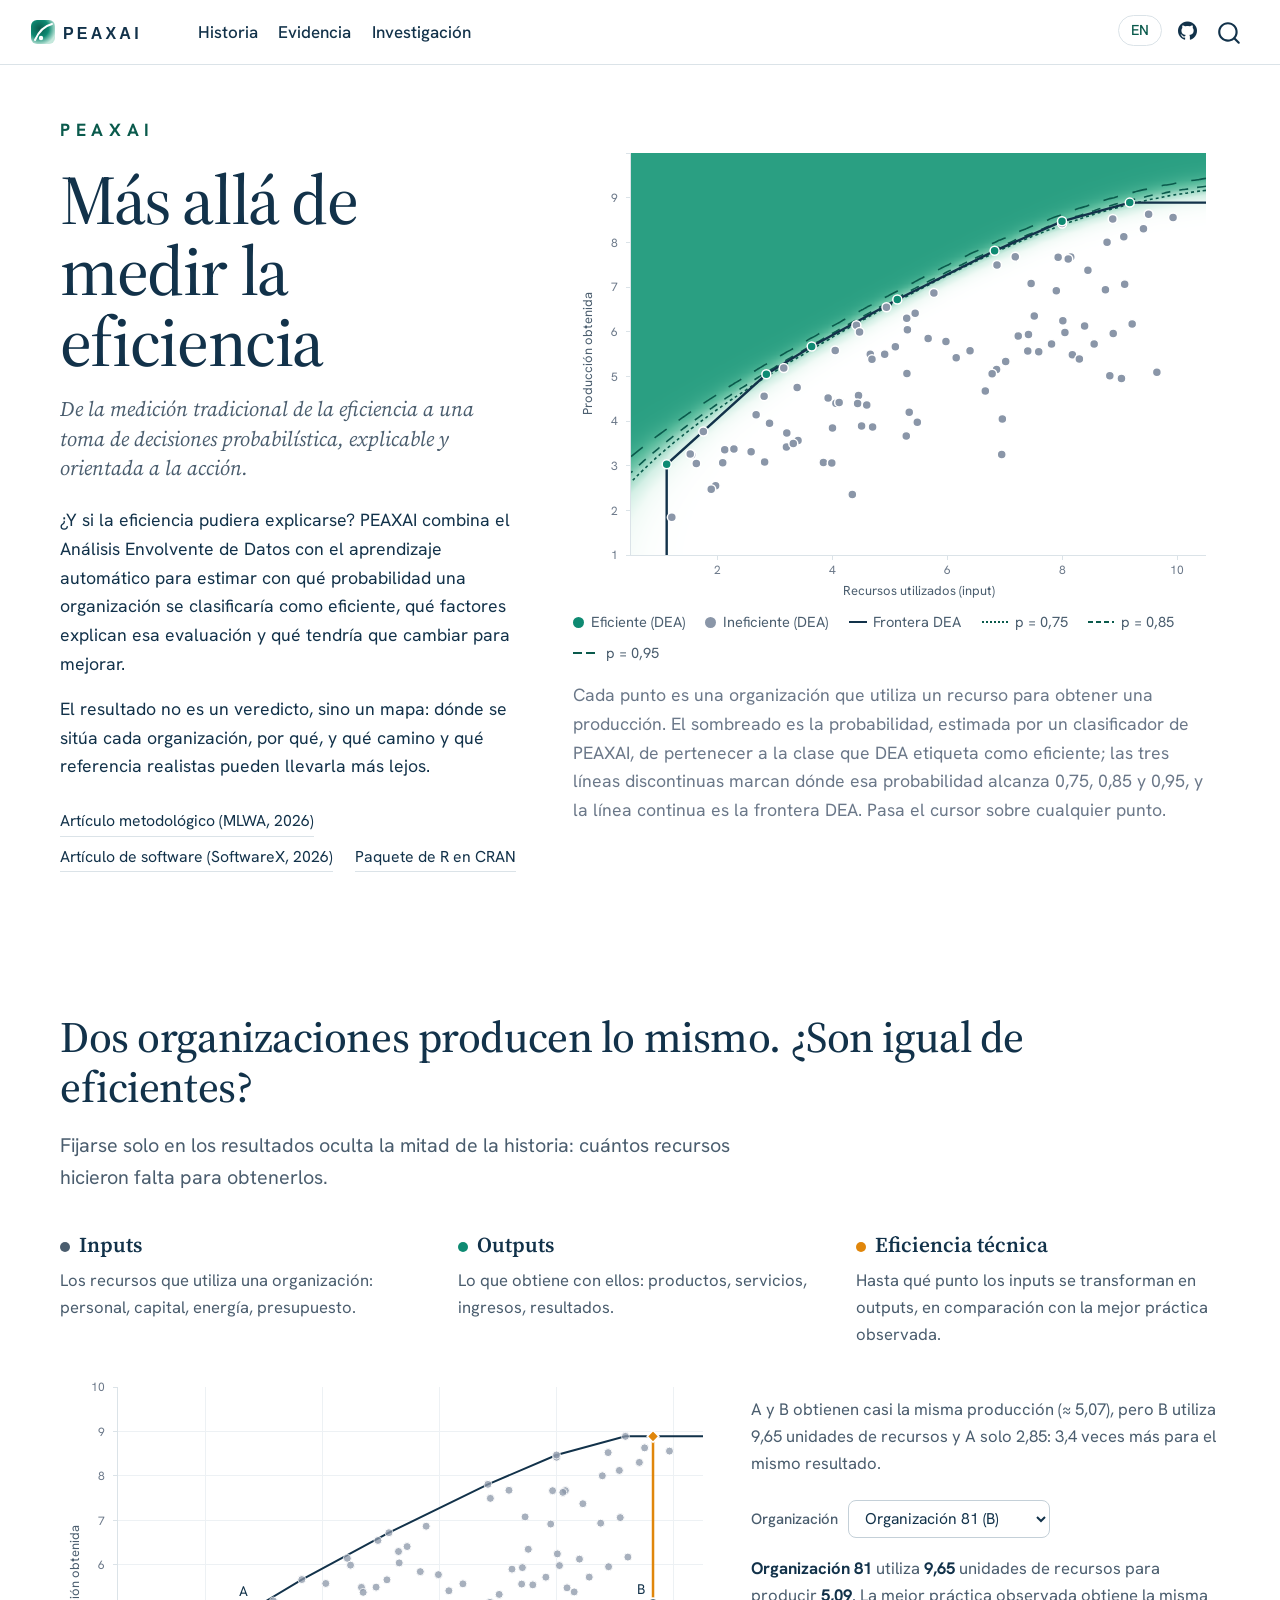
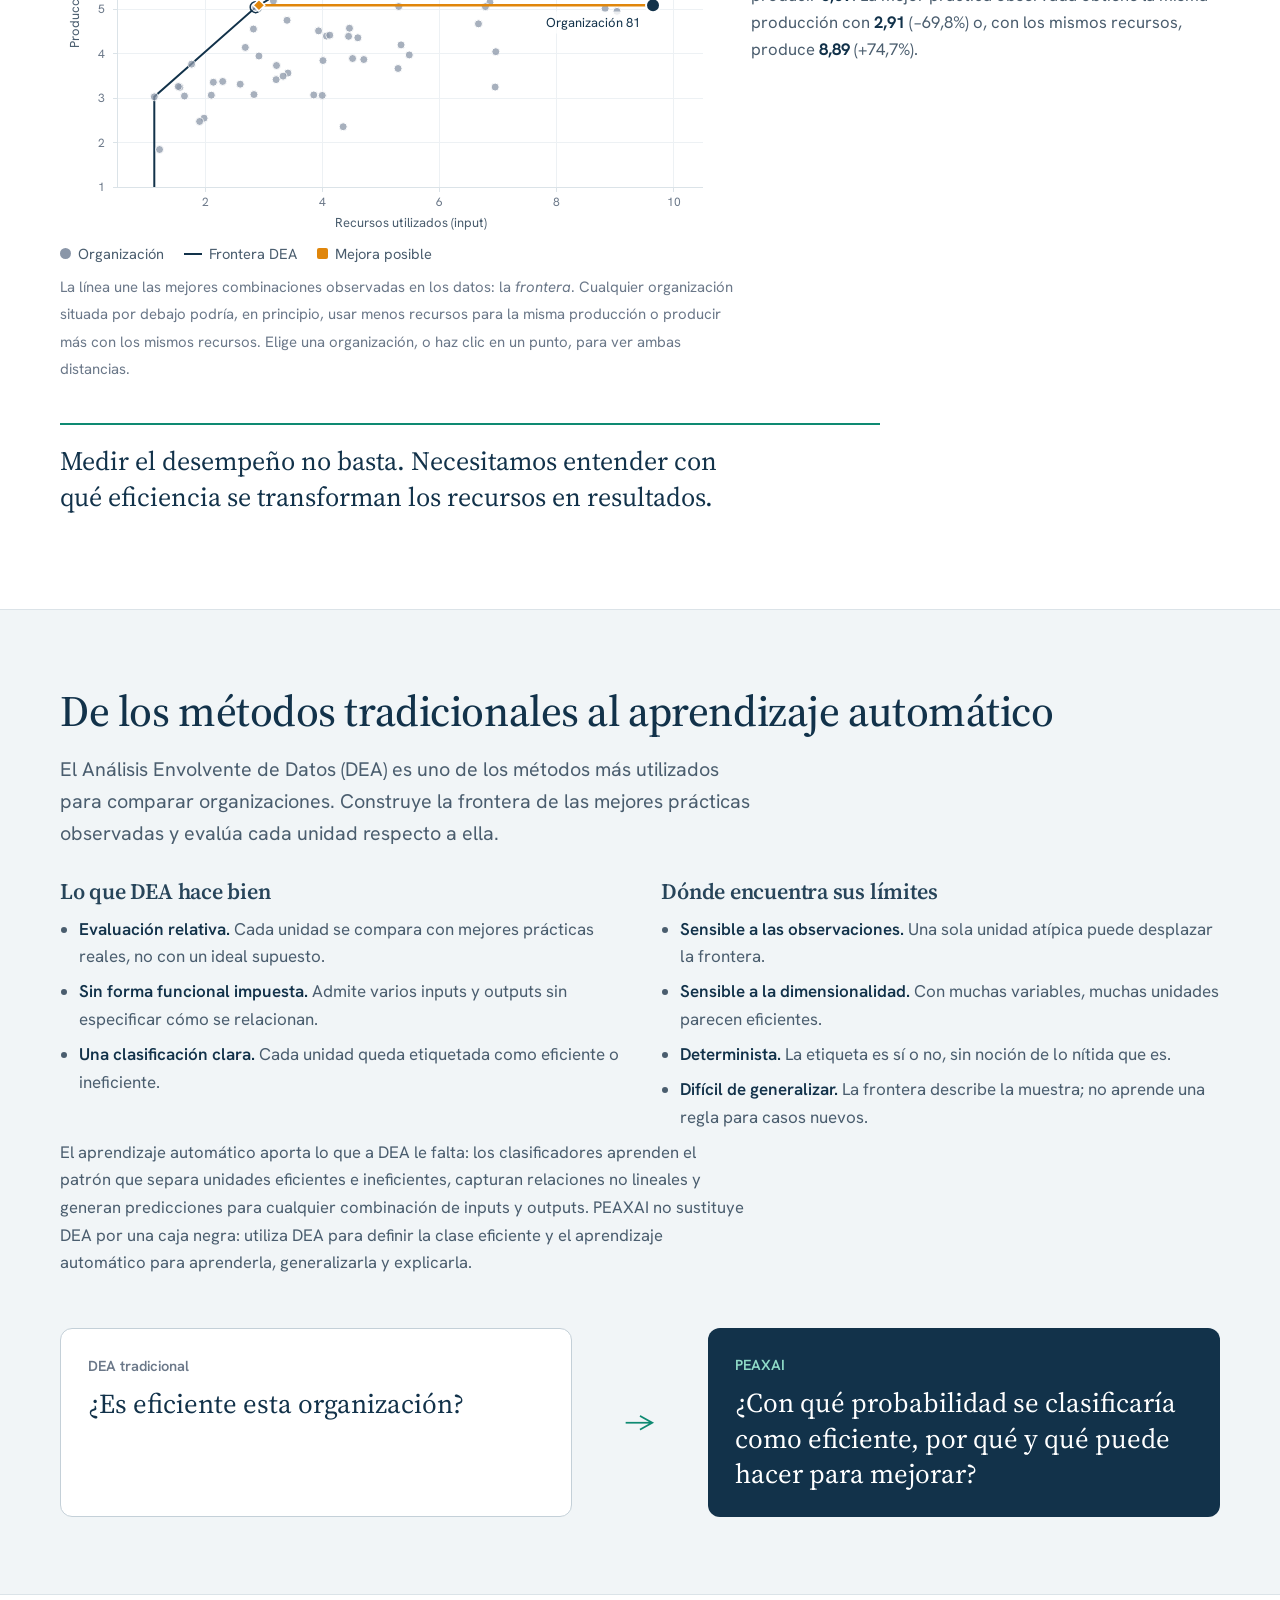
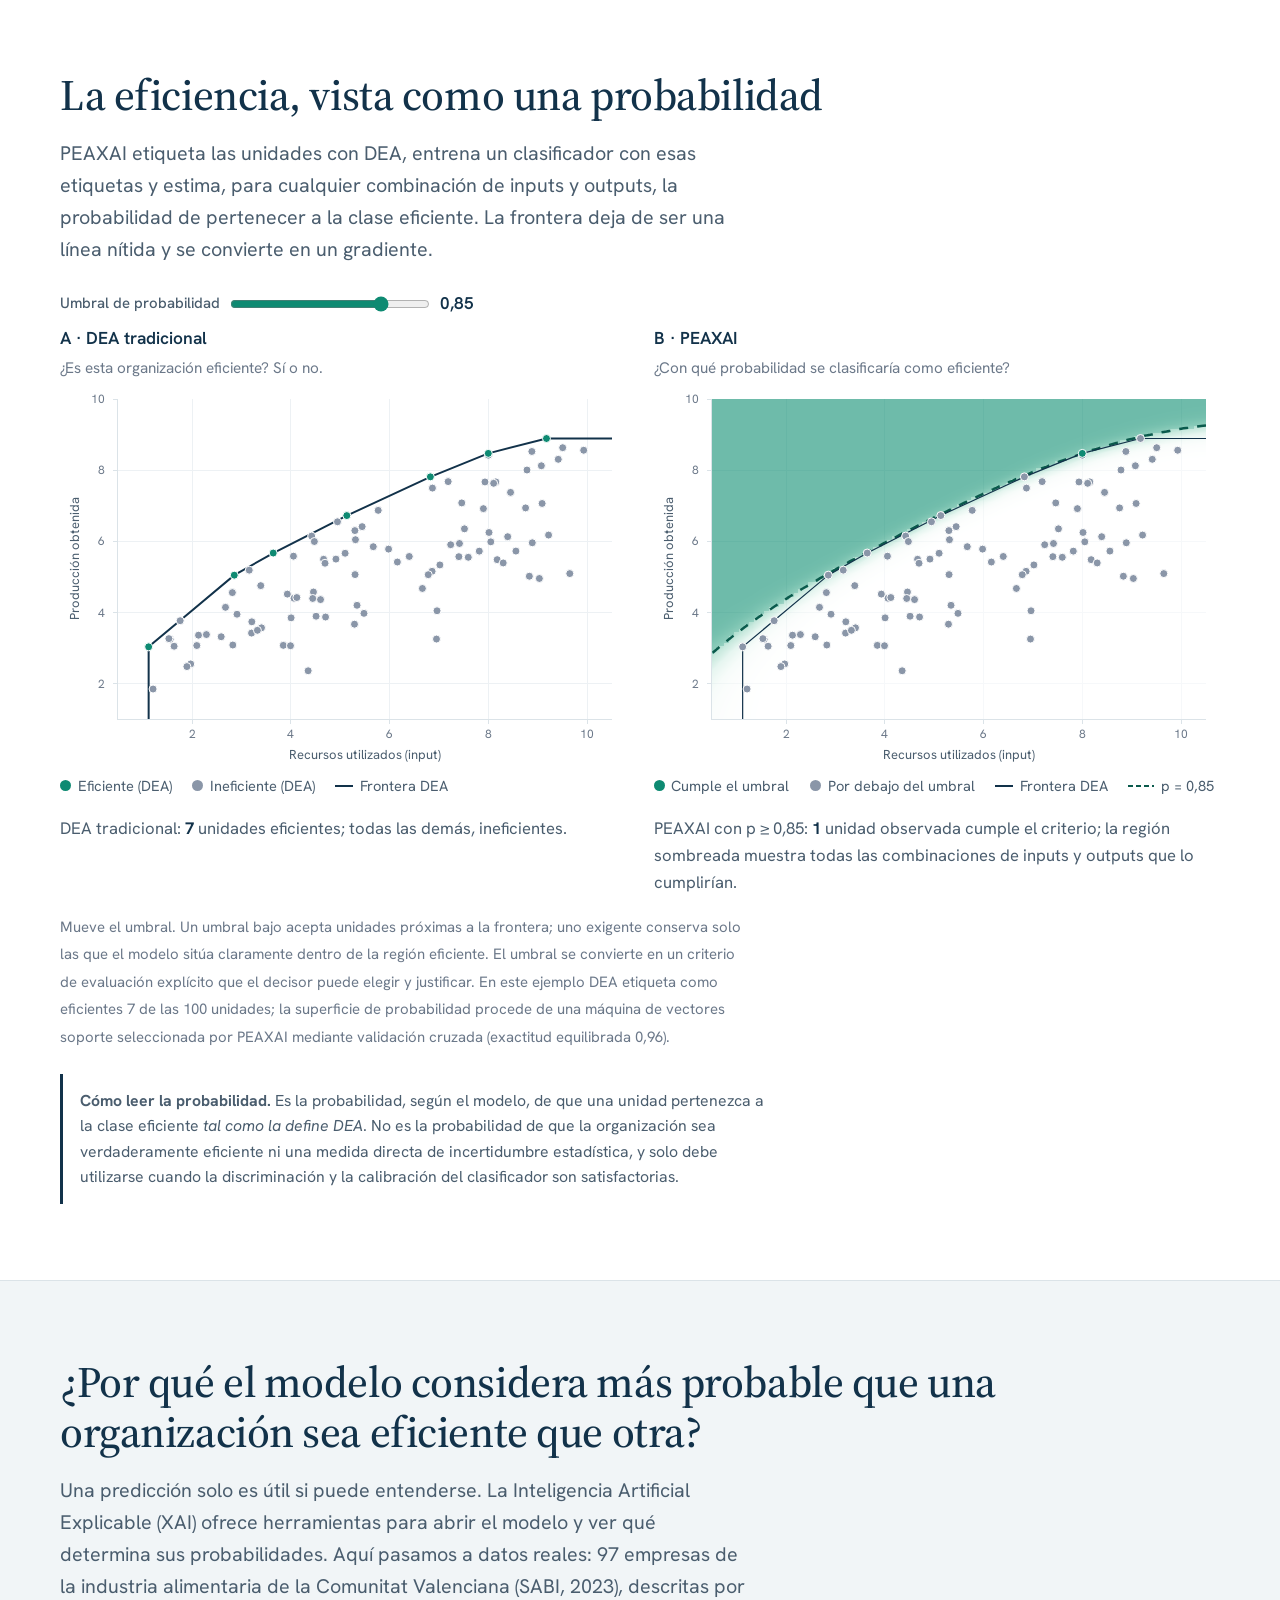
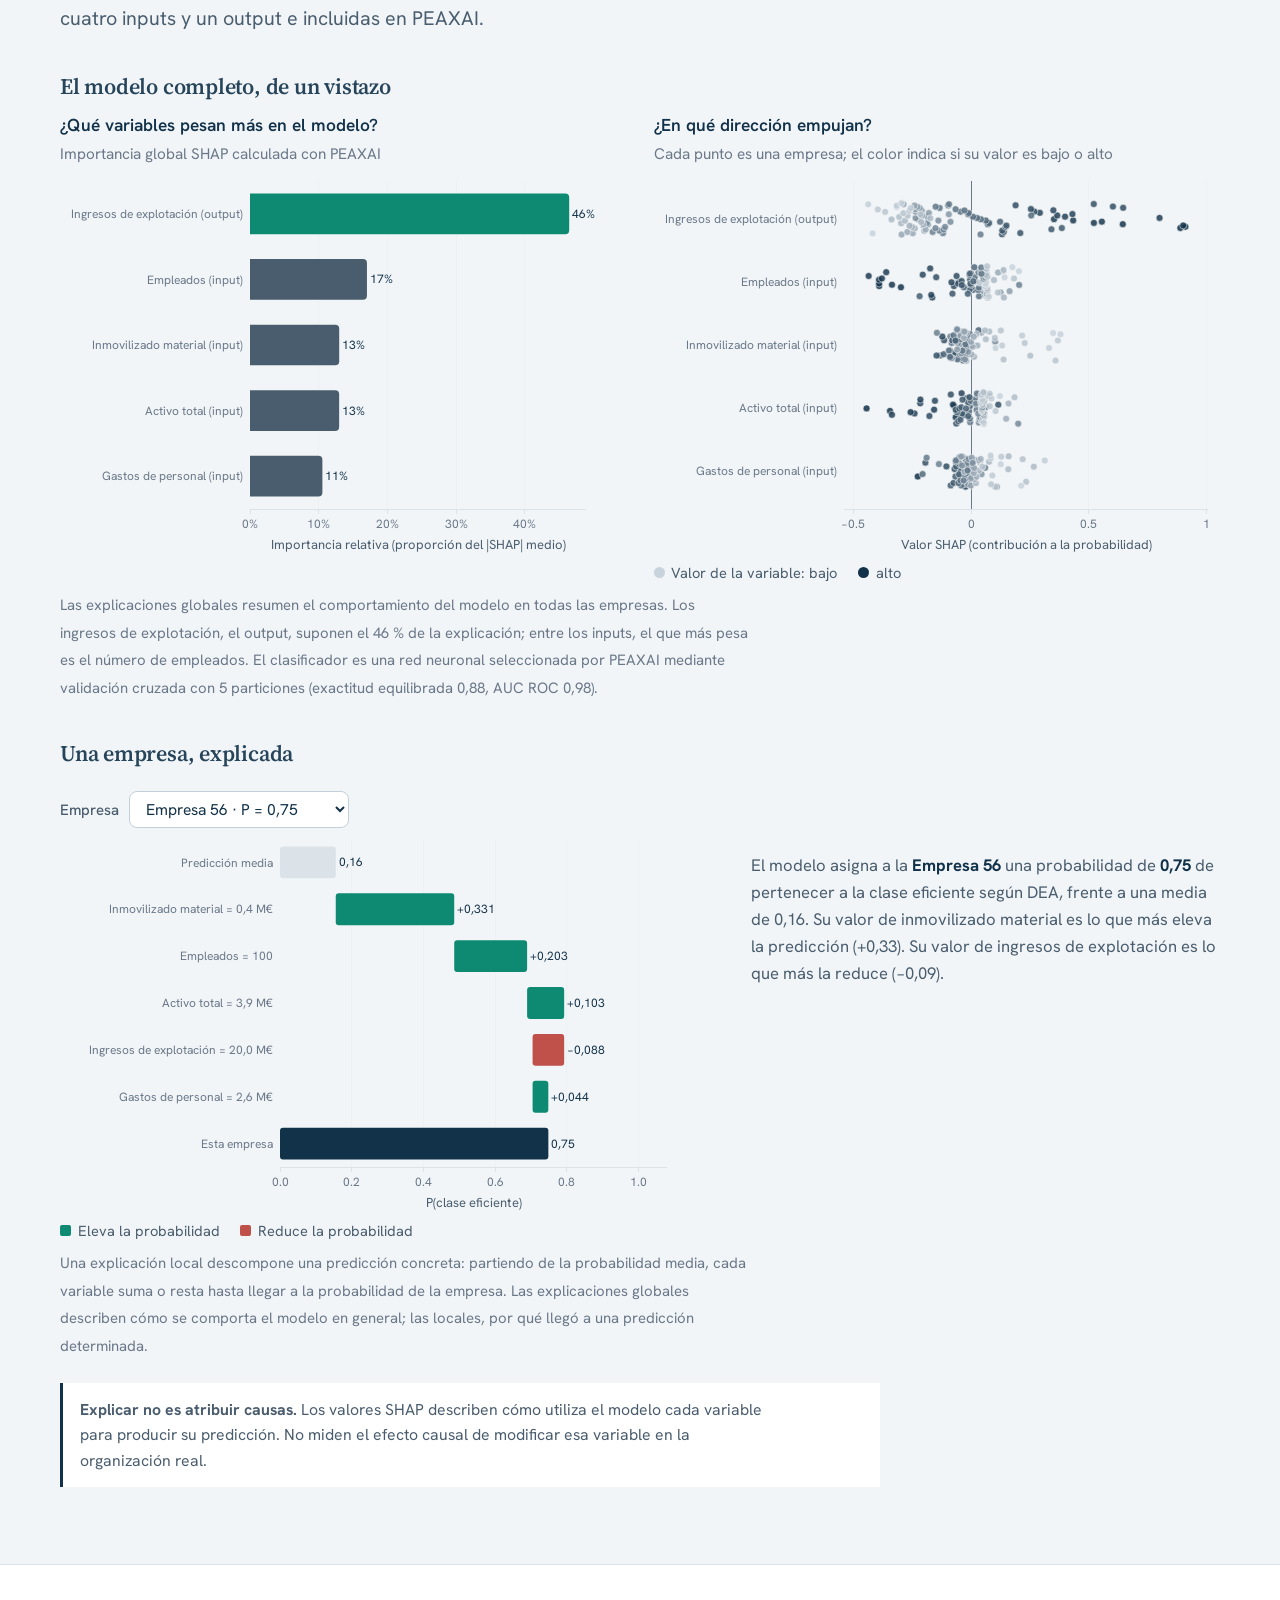
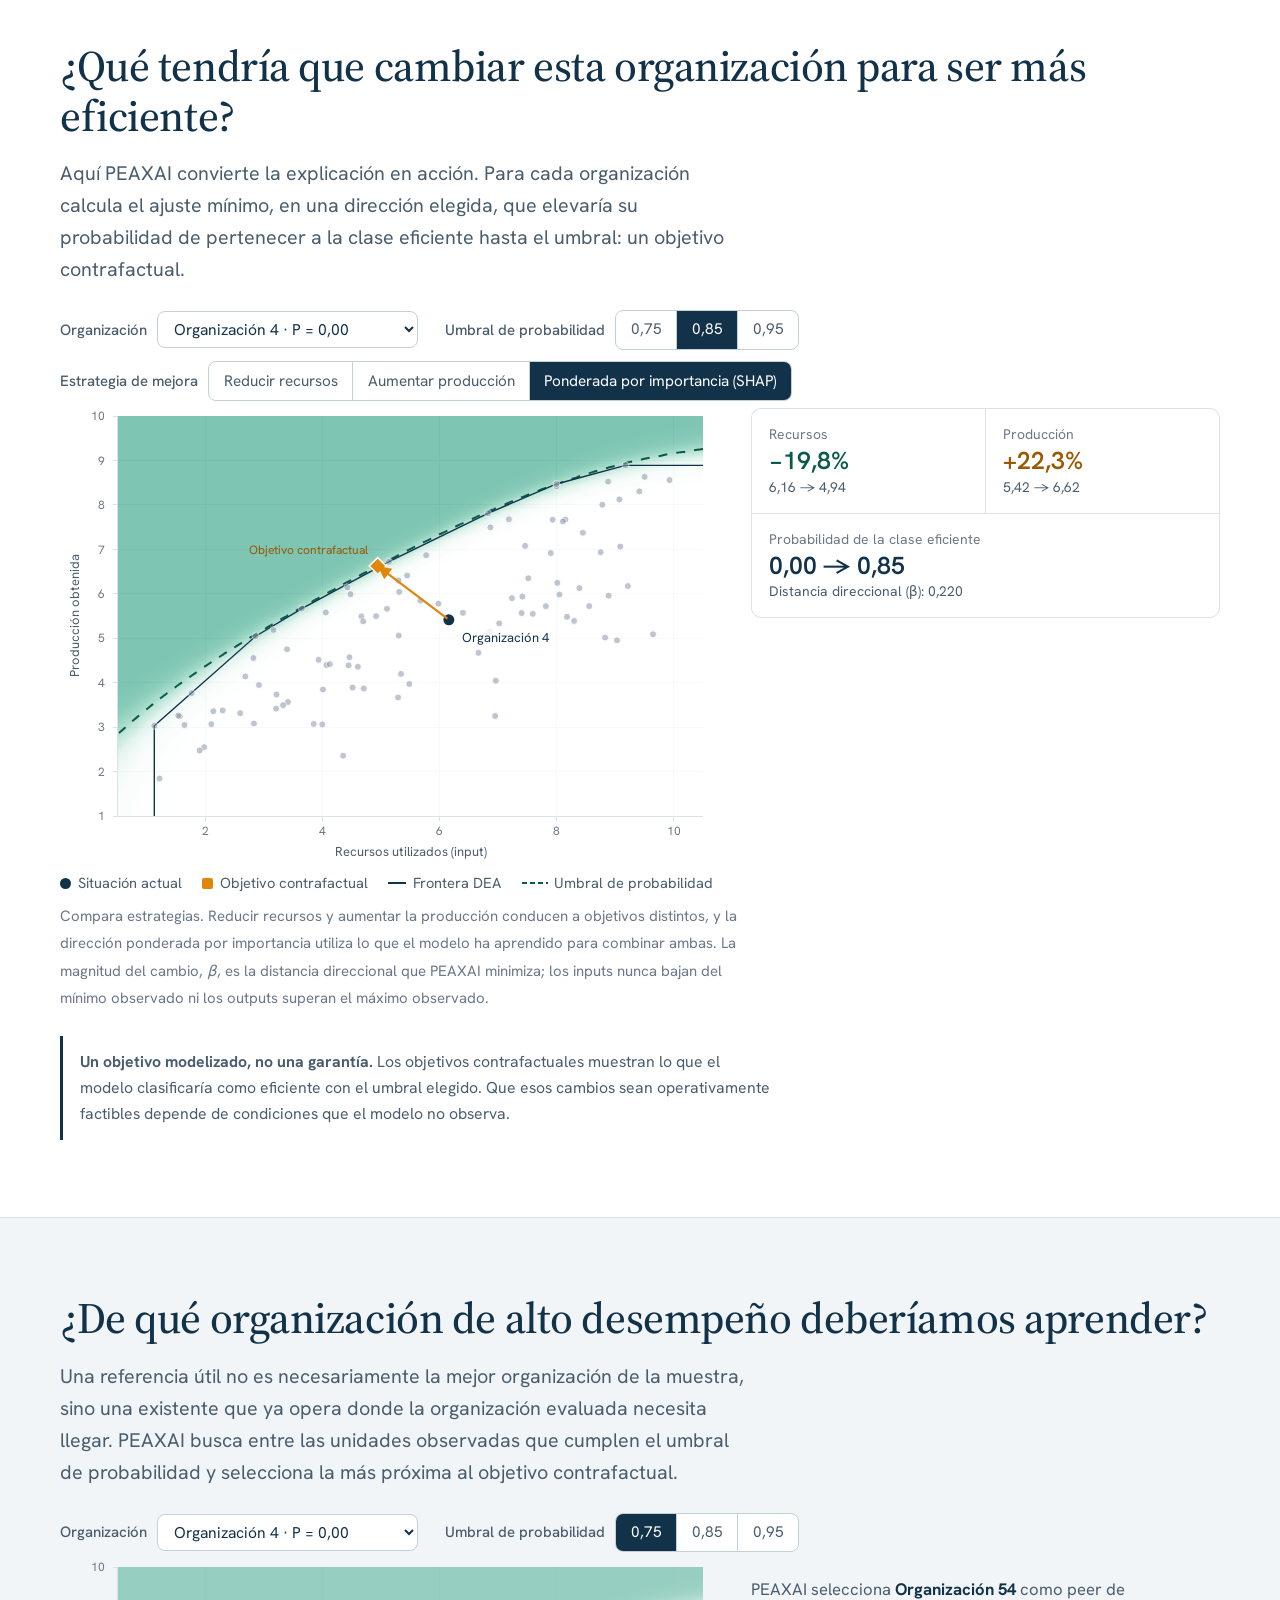
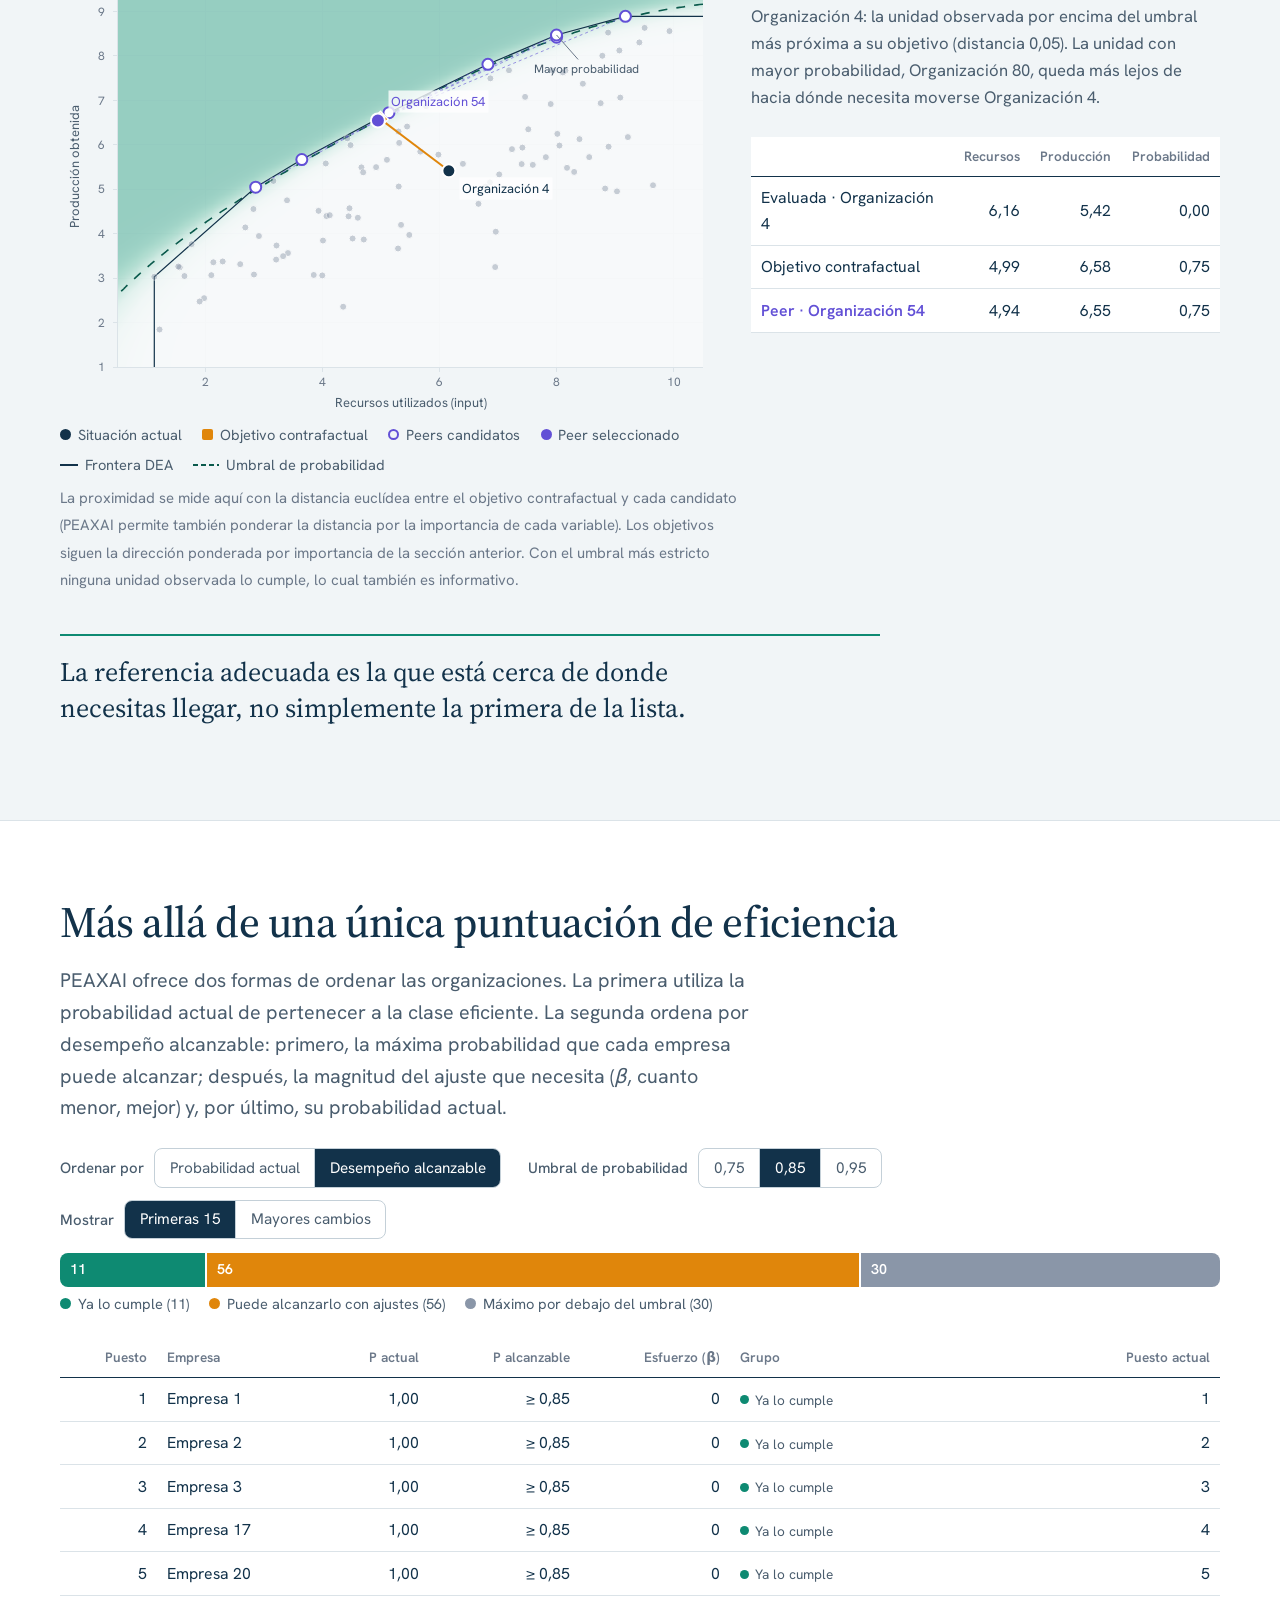
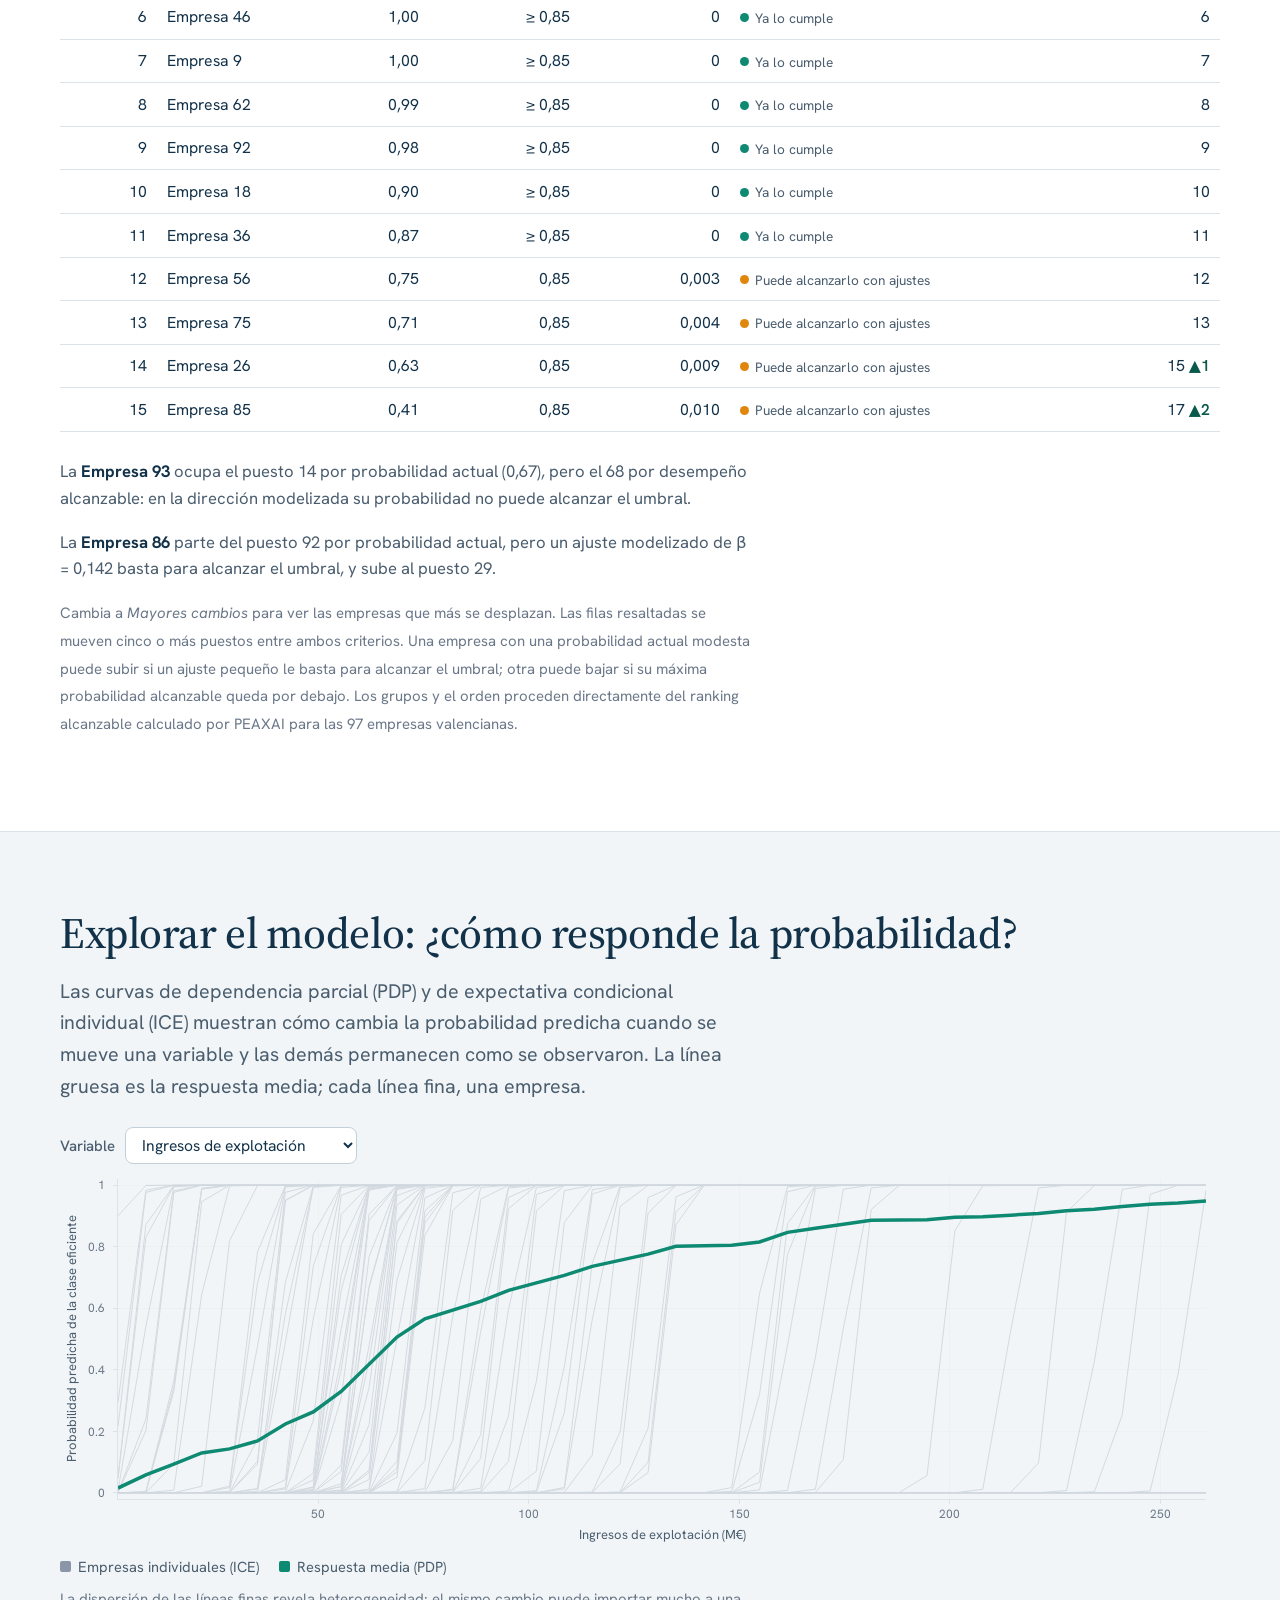
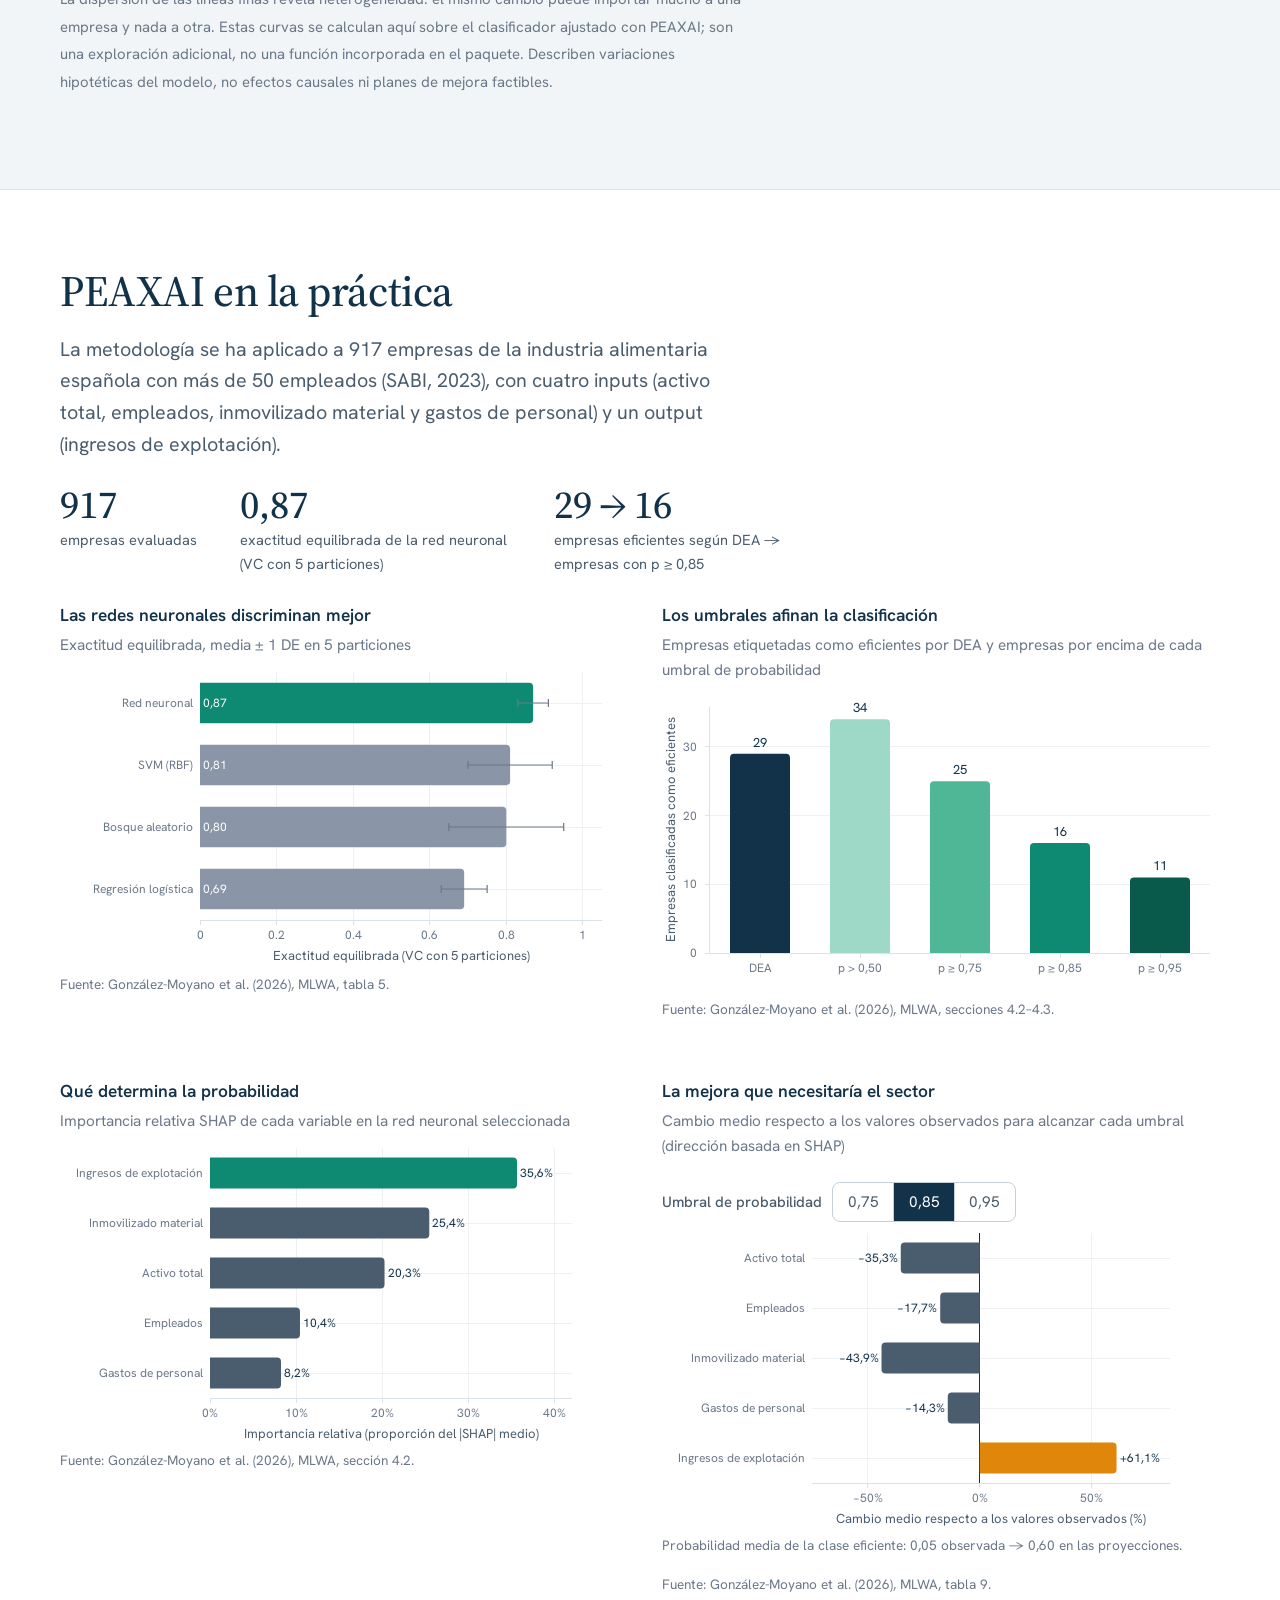
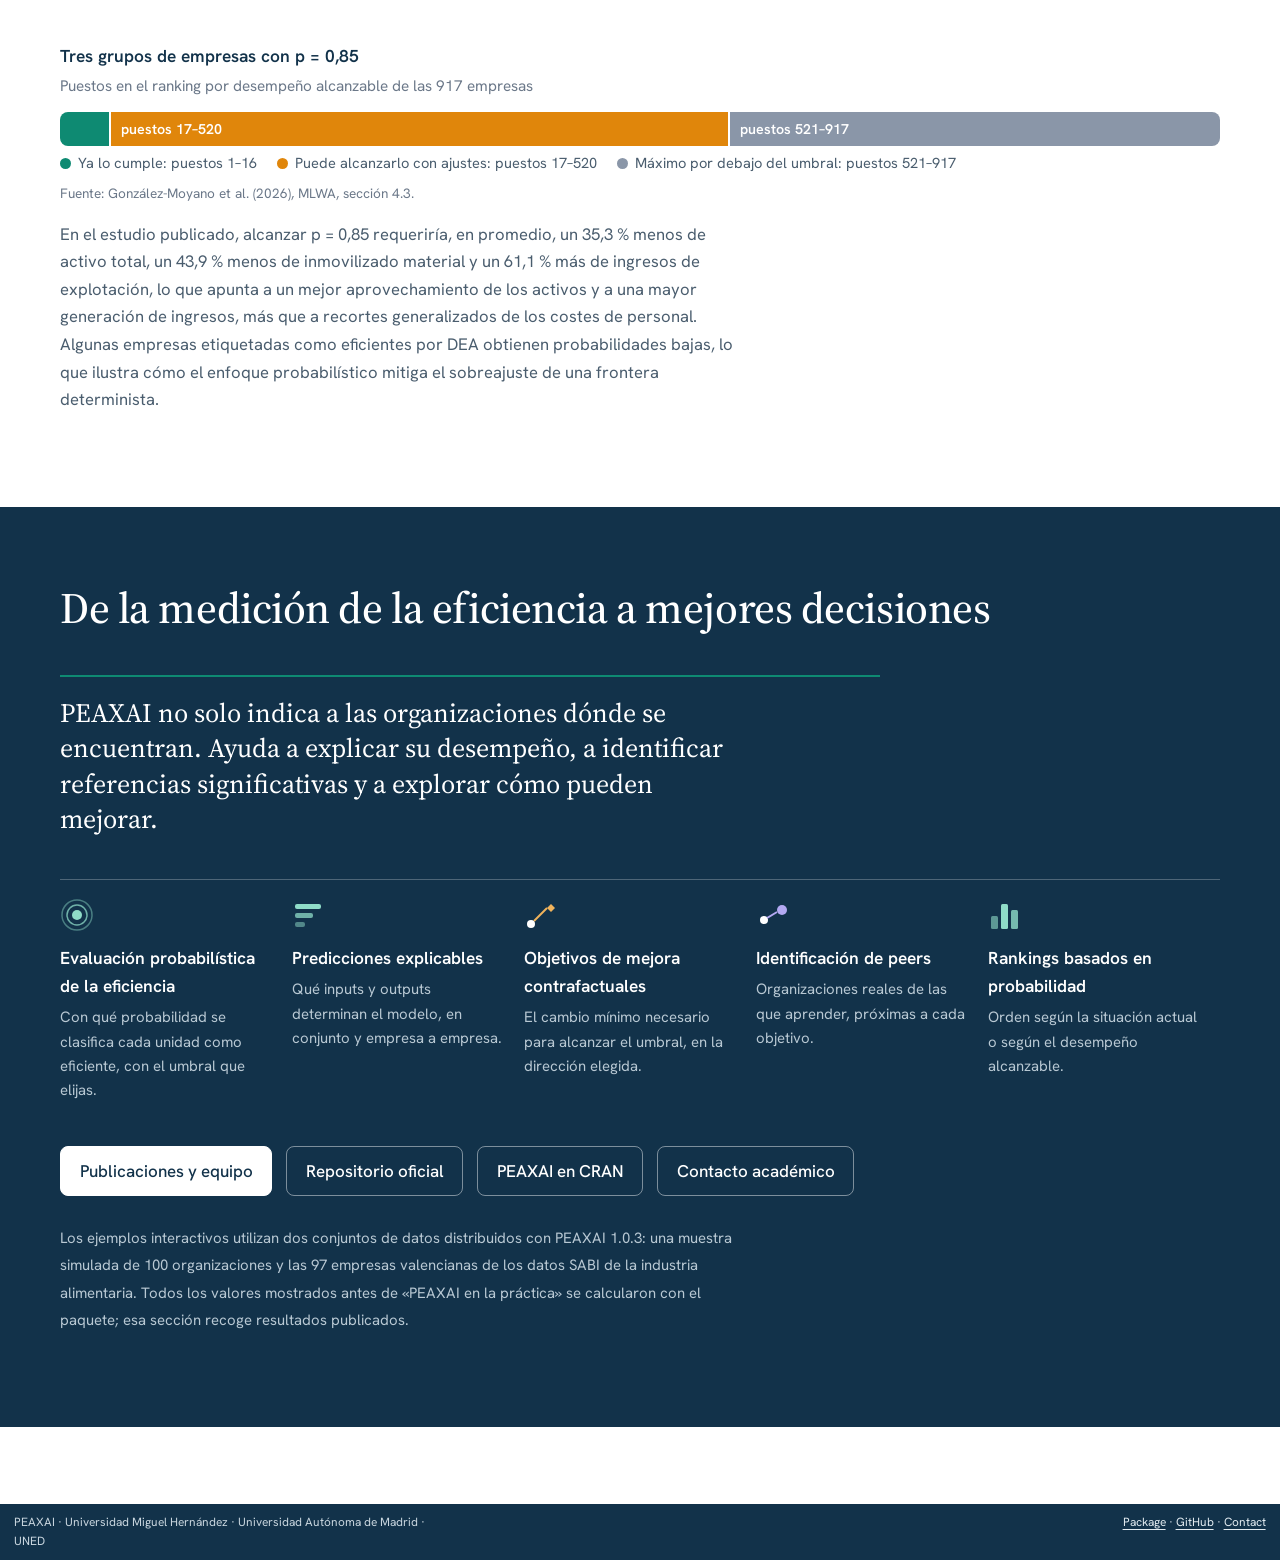
<file: docs/es/index.html>
<!DOCTYPE html>
<html xmlns="http://www.w3.org/1999/xhtml" lang="es" xml:lang="es"><head>

<meta charset="utf-8">
<meta name="generator" content="quarto-1.11.9">

<meta name="viewport" content="width=device-width, initial-scale=1.0, user-scalable=yes">

<meta name="description" content="De la medición tradicional de la eficiencia a una toma de decisiones probabilística, explicable y orientada a la acción.">

<title>PEAXAI — Más allá de medir la eficiencia – PEAXAI</title>
<style>
/* Default styles provided by pandoc.
** See https://pandoc.org/MANUAL.html#variables-for-html for config info.
*/
span.smallcaps{font-variant: small-caps;}
div.columns{display: flex; gap: 1.5em;}
div.column{flex: auto;}
@media screen {
div.columns{gap: min(4vw, 1.5em);}
div.column{overflow-x: auto;}
}
div.hanging-indent{margin-left: 1.5em; text-indent: -1.5em;}
ul.task-list{list-style: none;}
ul.task-list li input[type="checkbox"] {
  width: 0.8em;
  margin: 0 0.8em 0.2em -1em; /* quarto-specific, see https://github.com/quarto-dev/quarto-cli/issues/4556 */ 
  vertical-align: middle;
}
</style>


<script src="../site_libs/quarto-nav/quarto-nav.js"></script>
<script src="../site_libs/quarto-nav/headroom.min.js"></script>
<script src="../site_libs/clipboard/clipboard.min.js"></script>
<script src="../site_libs/quarto-search/autocomplete.umd.js"></script>
<script src="../site_libs/quarto-search/fuse.min.js"></script>
<script src="../site_libs/quarto-search/quarto-search.js"></script>
<meta name="quarto:offset" content="../">
<link href="../assets/img/favicon.svg" rel="icon" type="image/svg+xml">
<script src="../site_libs/quarto-html/quarto.js" type="module"></script>
<script src="../site_libs/quarto-html/tabsets/tabsets.js" type="module"></script>
<script src="../site_libs/quarto-html/scrollable-regions/scrollable-regions.js" type="module"></script>
<script src="../site_libs/quarto-html/popper.min.js"></script>
<script src="../site_libs/quarto-html/tippy.umd.min.js"></script>
<link href="../site_libs/quarto-html/tippy.css" rel="stylesheet">
<link href="../site_libs/quarto-html/quarto-syntax-highlighting-63b5708e65d6cd79cd7618c58d0c21e7.css" rel="stylesheet" id="quarto-text-highlighting-styles">
<script src="../site_libs/bootstrap/bootstrap.min.js"></script>
<link href="../site_libs/bootstrap/bootstrap-icons.css" rel="stylesheet">
<link href="../site_libs/bootstrap/bootstrap-7d87906769c89f36c2ce120416e09df9.min.css" rel="stylesheet" append-hash="true" id="quarto-bootstrap" data-mode="light">
<script id="quarto-search-options" type="application/json">{
  "location": "navbar",
  "copy-button": false,
  "collapse-after": 3,
  "panel-placement": "end",
  "type": "overlay",
  "limit": 50,
  "keyboard-shortcut": [
    "f",
    "/",
    "s"
  ],
  "show-item-context": false,
  "language": {
    "search-no-results-text": "No se han encontrado resultados",
    "search-matching-documents-text": "documentos encontrados",
    "search-copy-link-title": "Copiar el enlace en la búsqueda",
    "search-hide-matches-text": "Ocultar resultados adicionales",
    "search-more-match-text": "resultado adicional en este documento",
    "search-more-matches-text": "resultados adicionales en este documento",
    "search-clear-button-title": "Borrar",
    "search-text-placeholder": "",
    "search-detached-cancel-button-title": "Cancelar",
    "search-submit-button-title": "Enviar",
    "search-label": "Buscar"
  }
}</script>
<style>html{ scroll-behavior: smooth; }</style>
<link rel="preconnect" href="https://fonts.googleapis.com">
<link rel="preconnect" href="https://fonts.gstatic.com" crossorigin="">
<link href="https://fonts.googleapis.com/css2?family=Hanken+Grotesk:wght@400;500;600;700&amp;family=Source+Serif+4:opsz,wght@8..60,400;8..60,500;8..60,600&amp;display=swap" rel="stylesheet">


</head>

<body class="nav-fixed quarto-light"><a id="quarto-skip-link" class="visually-hidden-focusable" href="#quarto-document-content">Saltar al contenido principal</a>

<div id="quarto-search-results"></div>
  <header id="quarto-header" class="headroom fixed-top">
    <nav class="navbar navbar-expand-lg " data-bs-theme="dark" aria-label="Sitio web">
      <div class="navbar-container container-fluid">
      <div class="navbar-brand-container mx-auto">
    <a href="../index.html" class="navbar-brand navbar-brand-logo">
    <img src="../assets/img/logo.svg" alt="PEAXAI" class="navbar-logo light-content">
    <img src="../assets/img/logo.svg" alt="PEAXAI" class="navbar-logo dark-content">
    </a>
  </div>
          <button class="navbar-toggler" type="button" data-bs-toggle="collapse" data-bs-target="#navbarCollapse" aria-controls="navbarCollapse" aria-expanded="false" aria-label="Navegación de palanca" onclick="if (window.quartoToggleHeadroom) { window.quartoToggleHeadroom(); }">
  <span class="navbar-toggler-icon"></span>
</button>
          <div class="collapse navbar-collapse" id="navbarCollapse">
            <ul class="navbar-nav navbar-nav-scroll me-auto">
  <li class="nav-item">
    <a class="nav-link" href="../index.html#why-efficiency"> 
<span class="menu-text">Story</span></a>
  </li>  
  <li class="nav-item">
    <a class="nav-link" href="../index.html#evidence"> 
<span class="menu-text">Evidence</span></a>
  </li>  
  <li class="nav-item">
    <a class="nav-link" href="../research.html"> 
<span class="menu-text">Research</span></a>
  </li>  
</ul>
            <ul class="navbar-nav navbar-nav-scroll ms-auto">
  <li class="nav-item">
    <a class="nav-link active" href="../es/index.html" aria-current="page"> 
<span class="menu-text">ES</span></a>
  </li>  
  <li class="nav-item compact">
    <a class="nav-link" href="https://github.com/rgonzalezmoyano/PEAXAI"> <i class="bi bi-github" role="img" aria-label="PEAXAI on GitHub">
</i> 
<span class="menu-text"></span></a>
  </li>  
</ul>
          </div> <!-- /navcollapse -->
            <div class="quarto-navbar-tools">
</div>
            <div id="quarto-search" class="" title="Buscar"></div>
      </div> <!-- /container-fluid -->
    </nav>
</header>
<!-- content -->
<div id="quarto-content" class="quarto-container page-columns page-rows-contents page-layout-full page-navbar">
<!-- sidebar -->
<!-- margin-sidebar -->
    
<!-- main -->
<main class="content column-page" id="quarto-document-content" tabindex="-1">

<header id="title-block-header" class="quarto-title-block default">
<div class="quarto-title">
<h1 class="title">PEAXAI — Más allá de medir la eficiencia</h1>
</div>

<div>
  <div class="description">
    De la medición tradicional de la eficiencia a una toma de decisiones probabilística, explicable y orientada a la acción.
  </div>
</div>


<div class="quarto-title-meta column-page">

    
  
    
  </div>
  


</header>


<section class="pxa-hero" id="top">
  <div class="pxa-hero-grid">
    <div>
      <p class="pxa-wordmark">PEAXAI</p>
      <h1>Más allá de medir la eficiencia</h1>
      <p class="pxa-sub">De la medición tradicional de la eficiencia a una toma de decisiones probabilística, explicable y orientada a la acción.</p>
      <p>¿Y si la eficiencia pudiera explicarse? PEAXAI combina el Análisis Envolvente de Datos con el aprendizaje automático para estimar con qué probabilidad una organización se clasificaría como eficiente, qué factores explican esa evaluación y qué tendría que cambiar para mejorar.</p>
      <p>El resultado no es un veredicto, sino un mapa: dónde se sitúa cada organización, por qué, y qué camino y qué referencia realistas pueden llevarla más lejos.</p>
      <div class="pxa-hero-links">
        <a href="https://doi.org/10.1016/j.mlwa.2026.100920">Artículo metodológico (MLWA, 2026)</a>
        <a href="https://doi.org/10.1016/j.softx.2026.103089">Artículo de software (SoftwareX, 2026)</a>
        <a href="https://cran.r-project.org/package=PEAXAI">Paquete de R en CRAN</a>
      </div>
    </div>
    <div class="pxa-hero-chart">
      <div class="pxa-widget" data-widget="hero" aria-label="Probabilidad de la clase eficiente según inputs y outputs"></div>
      <p class="pxa-note">Cada punto es una organización que utiliza un recurso para obtener una producción. El sombreado es la probabilidad, estimada por un clasificador de PEAXAI, de pertenecer a la clase que DEA etiqueta como eficiente; las tres líneas discontinuas marcan dónde esa probabilidad alcanza 0,75, 0,85 y 0,95, y la línea continua es la frontera DEA. Pasa el cursor sobre cualquier punto.</p>
    </div>
  </div>
</section>
<div id="why-efficiency" class="pxa-band">
<section id="dos-organizaciones-producen-lo-mismo.-son-igual-de-eficientes" class="level2">
<h2 data-anchor-id="dos-organizaciones-producen-lo-mismo.-son-igual-de-eficientes">Dos organizaciones producen lo mismo. ¿Son igual de eficientes?</h2>
<p><span class="pxa-lede">Fijarse solo en los resultados oculta la mitad de la historia: cuántos recursos hicieron falta para obtenerlos.</span></p>
<dl class="pxa-concepts">
<div>
<dt>
<span class="sw" style="background:var(--pxa-ink-2)"></span>Inputs
</dt>
<dd>
Los recursos que utiliza una organización: personal, capital, energía, presupuesto.
</dd>
</div>
<div>
<dt>
<span class="sw" style="background:var(--pxa-eff)"></span>Outputs
</dt>
<dd>
Lo que obtiene con ellos: productos, servicios, ingresos, resultados.
</dd>
</div>
<div>
<dt>
<span class="sw" style="background:var(--pxa-target)"></span>Eficiencia técnica
</dt>
<dd>
Hasta qué punto los inputs se transforman en outputs, en comparación con la mejor práctica observada.
</dd>
</div>
</dl>
<div class="pxa-figure">
<div class="pxa-widget" data-widget="intro">

</div>
</div>
<p><span class="pxa-note">La línea une las mejores combinaciones observadas en los datos: la <em>frontera</em>. Cualquier organización situada por debajo podría, en principio, usar menos recursos para la misma producción o producir más con los mismos recursos. Elige una organización, o haz clic en un punto, para ver ambas distancias.</span></p>
<div class="pxa-takeaway">
<p>Medir el desempeño no basta. Necesitamos entender con qué eficiencia se transforman los recursos en resultados.</p>
</div>
</section>
</div>
<div id="from-dea-to-ml" class="pxa-band pxa-mist">
<section id="de-los-métodos-tradicionales-al-aprendizaje-automático" class="level2">
<h2 data-anchor-id="de-los-métodos-tradicionales-al-aprendizaje-automático">De los métodos tradicionales al aprendizaje automático</h2>
<p><span class="pxa-lede">El Análisis Envolvente de Datos (DEA) es uno de los métodos más utilizados para comparar organizaciones. Construye la frontera de las mejores prácticas observadas y evalúa cada unidad respecto a ella.</span></p>
<div class="pxa-columns">
<section id="lo-que-dea-hace-bien" class="level3">
<h3 data-anchor-id="lo-que-dea-hace-bien">Lo que DEA hace bien</h3>
<ul>
<li><strong>Evaluación relativa.</strong> Cada unidad se compara con mejores prácticas reales, no con un ideal supuesto.</li>
<li><strong>Sin forma funcional impuesta.</strong> Admite varios inputs y outputs sin especificar cómo se relacionan.</li>
<li><strong>Una clasificación clara.</strong> Cada unidad queda etiquetada como eficiente o ineficiente.</li>
</ul>
</section>
<section id="dónde-encuentra-sus-límites" class="level3">
<h3 data-anchor-id="dónde-encuentra-sus-límites">Dónde encuentra sus límites</h3>
<ul>
<li><strong>Sensible a las observaciones.</strong> Una sola unidad atípica puede desplazar la frontera.</li>
<li><strong>Sensible a la dimensionalidad.</strong> Con muchas variables, muchas unidades parecen eficientes.</li>
<li><strong>Determinista.</strong> La etiqueta es sí o no, sin noción de lo nítida que es.</li>
<li><strong>Difícil de generalizar.</strong> La frontera describe la muestra; no aprende una regla para casos nuevos.</li>
</ul>
</section>
</div>
<p><span class="pxa-explain">El aprendizaje automático aporta lo que a DEA le falta: los clasificadores aprenden el patrón que separa unidades eficientes e ineficientes, capturan relaciones no lineales y generan predicciones para cualquier combinación de inputs y outputs. PEAXAI no sustituye DEA por una caja negra: utiliza DEA para definir la clase eficiente y el aprendizaje automático para aprenderla, generalizarla y explicarla.</span></p>
<div class="pxa-shift" aria-label="De DEA a PEAXAI">
  <div class="from"><div class="who">DEA tradicional</div><div class="q">¿Es eficiente esta organización?</div></div>
  <div class="arrow" aria-hidden="true">→</div>
  <div class="to"><div class="who">PEAXAI</div><div class="q">¿Con qué probabilidad se clasificaría como eficiente, por qué y qué puede hacer para mejorar?</div></div>
</div>
</section>
</div>
<div id="probabilistic" class="pxa-band">
<section id="la-eficiencia-vista-como-una-probabilidad" class="level2">
<h2 data-anchor-id="la-eficiencia-vista-como-una-probabilidad">La eficiencia, vista como una probabilidad</h2>
<p><span class="pxa-lede">PEAXAI etiqueta las unidades con DEA, entrena un clasificador con esas etiquetas y estima, para cualquier combinación de inputs y outputs, la probabilidad de pertenecer a la clase eficiente. La frontera deja de ser una línea nítida y se convierte en un gradiente.</span></p>
<div class="pxa-widget" data-widget="compare">

</div>
<p><span class="pxa-note">Mueve el umbral. Un umbral bajo acepta unidades próximas a la frontera; uno exigente conserva solo las que el modelo sitúa claramente dentro de la región eficiente. El umbral se convierte en un criterio de evaluación explícito que el decisor puede elegir y justificar. En este ejemplo DEA etiqueta como eficientes 7 de las 100 unidades; la superficie de probabilidad procede de una máquina de vectores soporte seleccionada por PEAXAI mediante validación cruzada (exactitud equilibrada 0,96).</span></p>
<div class="pxa-caveat">
<p><strong>Cómo leer la probabilidad.</strong> Es la probabilidad, según el modelo, de que una unidad pertenezca a la clase eficiente <em>tal como la define DEA</em>. No es la probabilidad de que la organización sea verdaderamente eficiente ni una medida directa de incertidumbre estadística, y solo debe utilizarse cuando la discriminación y la calibración del clasificador son satisfactorias.</p>
</div>
</section>
</div>
<div id="explainable" class="pxa-band pxa-mist">
<section id="por-qué-el-modelo-considera-más-probable-que-una-organización-sea-eficiente-que-otra" class="level2">
<h2 data-anchor-id="por-qué-el-modelo-considera-más-probable-que-una-organización-sea-eficiente-que-otra">¿Por qué el modelo considera más probable que una organización sea eficiente que otra?</h2>
<p><span class="pxa-lede">Una predicción solo es útil si puede entenderse. La Inteligencia Artificial Explicable (XAI) ofrece herramientas para abrir el modelo y ver qué determina sus probabilidades. Aquí pasamos a datos reales: 97 empresas de la industria alimentaria de la Comunitat Valenciana (SABI, 2023), descritas por cuatro inputs y un output e incluidas en PEAXAI.</span></p>
<section id="el-modelo-completo-de-un-vistazo" class="level3">
<h3 data-anchor-id="el-modelo-completo-de-un-vistazo">El modelo completo, de un vistazo</h3>
<div class="pxa-widget" data-widget="shapGlobal">

</div>
<p><span class="pxa-note">Las explicaciones globales resumen el comportamiento del modelo en todas las empresas. Los ingresos de explotación, el output, suponen el 46 % de la explicación; entre los inputs, el que más pesa es el número de empleados. El clasificador es una red neuronal seleccionada por PEAXAI mediante validación cruzada con 5 particiones (exactitud equilibrada 0,88, AUC ROC 0,98).</span></p>
</section>
<section id="una-empresa-explicada" class="level3">
<h3 data-anchor-id="una-empresa-explicada">Una empresa, explicada</h3>
<div class="pxa-widget" data-widget="shapLocal">

</div>
<p><span class="pxa-note">Una explicación local descompone una predicción concreta: partiendo de la probabilidad media, cada variable suma o resta hasta llegar a la probabilidad de la empresa. Las explicaciones globales describen cómo se comporta el modelo en general; las locales, por qué llegó a una predicción determinada.</span></p>
<div class="pxa-caveat">
<p><strong>Explicar no es atribuir causas.</strong> Los valores SHAP describen cómo utiliza el modelo cada variable para producir su predicción. No miden el efecto causal de modificar esa variable en la organización real.</p>
</div>
</section>
</section>
</div>
<div id="counterfactuals" class="pxa-band">
<section id="qué-tendría-que-cambiar-esta-organización-para-ser-más-eficiente" class="level2">
<h2 data-anchor-id="qué-tendría-que-cambiar-esta-organización-para-ser-más-eficiente">¿Qué tendría que cambiar esta organización para ser más eficiente?</h2>
<p><span class="pxa-lede">Aquí PEAXAI convierte la explicación en acción. Para cada organización calcula el ajuste mínimo, en una dirección elegida, que elevaría su probabilidad de pertenecer a la clase eficiente hasta el umbral: un objetivo contrafactual.</span></p>
<div class="pxa-widget" data-widget="counterfactual">

</div>
<p><span class="pxa-note">Compara estrategias. Reducir recursos y aumentar la producción conducen a objetivos distintos, y la dirección ponderada por importancia utiliza lo que el modelo ha aprendido para combinar ambas. La magnitud del cambio, <em>β</em>, es la distancia direccional que PEAXAI minimiza; los inputs nunca bajan del mínimo observado ni los outputs superan el máximo observado.</span></p>
<div class="pxa-caveat">
<p><strong>Un objetivo modelizado, no una garantía.</strong> Los objetivos contrafactuales muestran lo que el modelo clasificaría como eficiente con el umbral elegido. Que esos cambios sean operativamente factibles depende de condiciones que el modelo no observa.</p>
</div>
</section>
</div>
<div id="peers" class="pxa-band pxa-mist">
<section id="de-qué-organización-de-alto-desempeño-deberíamos-aprender" class="level2">
<h2 data-anchor-id="de-qué-organización-de-alto-desempeño-deberíamos-aprender">¿De qué organización de alto desempeño deberíamos aprender?</h2>
<p><span class="pxa-lede">Una referencia útil no es necesariamente la mejor organización de la muestra, sino una existente que ya opera donde la organización evaluada necesita llegar. PEAXAI busca entre las unidades observadas que cumplen el umbral de probabilidad y selecciona la más próxima al objetivo contrafactual.</span></p>
<div class="pxa-widget" data-widget="peers">

</div>
<p><span class="pxa-note">La proximidad se mide aquí con la distancia euclídea entre el objetivo contrafactual y cada candidato (PEAXAI permite también ponderar la distancia por la importancia de cada variable). Los objetivos siguen la dirección ponderada por importancia de la sección anterior. Con el umbral más estricto ninguna unidad observada lo cumple, lo cual también es informativo.</span></p>
<div class="pxa-takeaway">
<p>La referencia adecuada es la que está cerca de donde necesitas llegar, no simplemente la primera de la lista.</p>
</div>
</section>
</div>
<div id="rankings" class="pxa-band">
<section id="más-allá-de-una-única-puntuación-de-eficiencia" class="level2">
<h2 data-anchor-id="más-allá-de-una-única-puntuación-de-eficiencia">Más allá de una única puntuación de eficiencia</h2>
<p><span class="pxa-lede">PEAXAI ofrece dos formas de ordenar las organizaciones. La primera utiliza la probabilidad actual de pertenecer a la clase eficiente. La segunda ordena por desempeño alcanzable: primero, la máxima probabilidad que cada empresa puede alcanzar; después, la magnitud del ajuste que necesita (<em>β</em>, cuanto menor, mejor) y, por último, su probabilidad actual.</span></p>
<div class="pxa-widget" data-widget="ranking">

</div>
<p><span class="pxa-note">Cambia a <em>Mayores cambios</em> para ver las empresas que más se desplazan. Las filas resaltadas se mueven cinco o más puestos entre ambos criterios. Una empresa con una probabilidad actual modesta puede subir si un ajuste pequeño le basta para alcanzar el umbral; otra puede bajar si su máxima probabilidad alcanzable queda por debajo. Los grupos y el orden proceden directamente del ranking alcanzable calculado por PEAXAI para las 97 empresas valencianas.</span></p>
</section>
</div>
<div id="explore" class="pxa-band pxa-mist">
<section id="explorar-el-modelo-cómo-responde-la-probabilidad" class="level2">
<h2 data-anchor-id="explorar-el-modelo-cómo-responde-la-probabilidad">Explorar el modelo: ¿cómo responde la probabilidad?</h2>
<p><span class="pxa-lede">Las curvas de dependencia parcial (PDP) y de expectativa condicional individual (ICE) muestran cómo cambia la probabilidad predicha cuando se mueve una variable y las demás permanecen como se observaron. La línea gruesa es la respuesta media; cada línea fina, una empresa.</span></p>
<div class="pxa-widget" data-widget="pdp">

</div>
<p><span class="pxa-note">La dispersión de las líneas finas revela heterogeneidad: el mismo cambio puede importar mucho a una empresa y nada a otra. Estas curvas se calculan aquí sobre el clasificador ajustado con PEAXAI; son una exploración adicional, no una función incorporada en el paquete. Describen variaciones hipotéticas del modelo, no efectos causales ni planes de mejora factibles.</span></p>
</section>
</div>
<div id="evidence" class="pxa-band">
<section id="peaxai-en-la-práctica" class="level2">
<h2 data-anchor-id="peaxai-en-la-práctica">PEAXAI en la práctica</h2>
<p><span class="pxa-lede">La metodología se ha aplicado a 917 empresas de la industria alimentaria española con más de 50 empleados (SABI, 2023), con cuatro inputs (activo total, empleados, inmovilizado material y gastos de personal) y un output (ingresos de explotación).</span></p>
<div class="pxa-stat-row">
  <div class="pxa-stat"><div class="n">917</div><div class="l">empresas evaluadas</div></div>
  <div class="pxa-stat"><div class="n">0,87</div><div class="l">exactitud equilibrada de la red neuronal (VC con 5 particiones)</div></div>
  <div class="pxa-stat"><div class="n">29 → 16</div><div class="l">empresas eficientes según DEA → empresas con p ≥ 0,85</div></div>
</div>
<div class="pxa-evidence">
  <div class="pxa-figure">
    <p class="pxa-figure-title">Las redes neuronales discriminan mejor</p>
    <p class="pxa-figure-sub">Exactitud equilibrada, media ± 1 DE en 5 particiones</p>
    <div class="pxa-widget" data-widget="evClassifiers"></div>
    <p class="pxa-source">Fuente: González-Moyano et al. (2026), MLWA, tabla 5.</p>
  </div>
  <div class="pxa-figure">
    <p class="pxa-figure-title">Los umbrales afinan la clasificación</p>
    <p class="pxa-figure-sub">Empresas etiquetadas como eficientes por DEA y empresas por encima de cada umbral de probabilidad</p>
    <div class="pxa-widget" data-widget="evClassification"></div>
    <p class="pxa-source">Fuente: González-Moyano et al. (2026), MLWA, secciones 4.2–4.3.</p>
  </div>
  <div class="pxa-figure">
    <p class="pxa-figure-title">Qué determina la probabilidad</p>
    <p class="pxa-figure-sub">Importancia relativa SHAP de cada variable en la red neuronal seleccionada</p>
    <div class="pxa-widget" data-widget="evImportance"></div>
    <p class="pxa-source">Fuente: González-Moyano et al. (2026), MLWA, sección 4.2.</p>
  </div>
  <div class="pxa-figure">
    <p class="pxa-figure-title">La mejora que necesitaría el sector</p>
    <p class="pxa-figure-sub">Cambio medio respecto a los valores observados para alcanzar cada umbral (dirección basada en SHAP)</p>
    <div class="pxa-widget" data-widget="evAdjustments"></div>
    <p class="pxa-source">Fuente: González-Moyano et al. (2026), MLWA, tabla 9.</p>
  </div>
</div>
<div class="pxa-figure">
  <p class="pxa-figure-title">Tres grupos de empresas con p = 0,85</p>
  <p class="pxa-figure-sub">Puestos en el ranking por desempeño alcanzable de las 917 empresas</p>
  <div class="pxa-widget" data-widget="evGroups"></div>
  <p class="pxa-source">Fuente: González-Moyano et al. (2026), MLWA, sección 4.3.</p>
</div>
<p><span class="pxa-explain">En el estudio publicado, alcanzar p = 0,85 requeriría, en promedio, un 35,3 % menos de activo total, un 43,9 % menos de inmovilizado material y un 61,1 % más de ingresos de explotación, lo que apunta a un mejor aprovechamiento de los activos y a una mayor generación de ingresos, más que a recortes generalizados de los costes de personal. Algunas empresas etiquetadas como eficientes por DEA obtienen probabilidades bajas, lo que ilustra cómo el enfoque probabilístico mitiga el sobreajuste de una frontera determinista.</span></p>
</section>
</div>
<div id="closing" class="pxa-band pxa-ink-band">
<section id="de-la-medición-de-la-eficiencia-a-mejores-decisiones" class="level2">
<h2 data-anchor-id="de-la-medición-de-la-eficiencia-a-mejores-decisiones">De la medición de la eficiencia a mejores decisiones</h2>
<div class="pxa-takeaway">
<p>PEAXAI no solo indica a las organizaciones dónde se encuentran. Ayuda a explicar su desempeño, a identificar referencias significativas y a explorar cómo pueden mejorar.</p>
</div>
<ul class="pxa-capabilities">
  <li><a href="#probabilistic"><svg width="34" height="34" viewbox="0 0 34 34" aria-hidden="true"><circle cx="17" cy="17" r="15" fill="none" stroke="#8fdcc8" stroke-width="1.5" opacity=".45"></circle><circle cx="17" cy="17" r="10" fill="none" stroke="#8fdcc8" stroke-width="1.5" opacity=".75"></circle><circle cx="17" cy="17" r="5" fill="#8fdcc8"></circle></svg>Evaluación probabilística de la eficiencia</a><span>Con qué probabilidad se clasifica cada unidad como eficiente, con el umbral que elijas.</span></li>
  <li><a href="#explainable"><svg width="34" height="34" viewbox="0 0 34 34" aria-hidden="true"><rect x="3" y="6" width="26" height="5" rx="2" fill="#8fdcc8"></rect><rect x="3" y="15" width="18" height="5" rx="2" fill="#8fdcc8" opacity=".75"></rect><rect x="3" y="24" width="10" height="5" rx="2" fill="#8fdcc8" opacity=".5"></rect></svg>Predicciones explicables</a><span>Qué inputs y outputs determinan el modelo, en conjunto y empresa a empresa.</span></li>
  <li><a href="#counterfactuals"><svg width="34" height="34" viewbox="0 0 34 34" aria-hidden="true"><circle cx="7" cy="26" r="4" fill="#fff"></circle><path d="M10 23 L23 10" stroke="#f0b35c" stroke-width="2"></path><path d="M27 6 l4 4 -4 4 -4 -4z" fill="#f0b35c"></path></svg>Objetivos de mejora contrafactuales</a><span>El cambio mínimo necesario para alcanzar el umbral, en la dirección elegida.</span></li>
  <li><a href="#peers"><svg width="34" height="34" viewbox="0 0 34 34" aria-hidden="true"><circle cx="8" cy="22" r="4" fill="#fff"></circle><circle cx="26" cy="12" r="5" fill="#b3a9f2"></circle><path d="M11 20 L21 14" stroke="#b3a9f2" stroke-width="2"></path></svg>Identificación de peers</a><span>Organizaciones reales de las que aprender, próximas a cada objetivo.</span></li>
  <li><a href="#rankings"><svg width="34" height="34" viewbox="0 0 34 34" aria-hidden="true"><rect x="3" y="18" width="7" height="13" rx="1.5" fill="#8fdcc8" opacity=".6"></rect><rect x="13" y="6" width="7" height="25" rx="1.5" fill="#8fdcc8"></rect><rect x="23" y="12" width="7" height="19" rx="1.5" fill="#8fdcc8" opacity=".8"></rect></svg>Rankings basados en probabilidad</a><span>Orden según la situación actual o según el desempeño alcanzable.</span></li>
</ul>
<div class="pxa-closing-links">
  <a class="pxa-button solid" href="research.html">Publicaciones y equipo</a>
  <a class="pxa-button" href="https://github.com/rgonzalezmoyano/PEAXAI">Repositorio oficial</a>
  <a class="pxa-button" href="https://cran.r-project.org/package=PEAXAI">PEAXAI en CRAN</a>
  <a class="pxa-button" href="mailto:ricardo.gonzalezm@umh.es">Contacto académico</a>
</div>
<p><span class="pxa-note" style="color:#b8c8d3">Los ejemplos interactivos utilizan dos conjuntos de datos distribuidos con PEAXAI 1.0.3: una muestra simulada de 100 organizaciones y las 97 empresas valencianas de los datos SABI de la industria alimentaria. Todos los valores mostrados antes de «PEAXAI en la práctica» se calcularon con el paquete; esa sección recoge resultados publicados.</span></p>
</section>
</div>
<script src="../assets/vendor/plotly-cartesian.min.js"></script>
<script>window.PEAXAI_DATA = {"meta":{"generated":"2026-11-05","peaxai_version":"1.0.3","r_version":"4.5.3","thresholds":[0.75,0.85,0.95]},"toy":{"n":100,"x":[9.0703,3.3896,4.3491,6.1557,9.1739,2.8151,9.0855,9.5021,6.9472,6.662,1.5561,2.8538,2.589,7.1832,4.4569,7.9286,5.4793,7.4586,9.9272,4.4203,7.997,9.4123,2.9093,6.8651,2.13,3.405,4.475,1.1205,4.4415,8.8272,4.0631,5.3387,6.3961,5.4419,2.676,8.4464,7.0162,8.1482,1.9715,7.5134,4.7015,8.3885,6.8235,8.0464,5.9773,5.7675,8.1042,1.21,5.2951,7.5908,7.2346,5.2986,8.7509,4.9429,3.2032,1.6361,1.8952,3.8464,5.6677,6.958,4.6615,9.2159,3.6424,5.1316,3.9916,6.8578,3.3222,5.3069,7.8968,1.7582,8.8779,4.0517,8.555,4.1202,4.004,5.2872,9.0298,8.7791,4.5099,7.9959,9.6456,4.9119,7.4126,4.5999,3.9282,7.8138,2.8242,7.4001,2.0952,3.2094,2.2897,3.1567,1.5304,6.7806,8.8864,8.0102,8.1758,5.0975,4.6908,8.2978],"y":[8.1227,4.7507,2.3562,5.415,8.8892,4.5543,7.0615,8.6306,3.2486,4.671,3.242,5.0456,3.3135,7.6764,4.5716,7.6671,3.9712,7.0775,8.5582,6.1448,8.4189,8.3036,3.947,7.4945,3.3569,3.5639,5.9916,3.0295,4.3898,5.0153,4.3963,4.1974,5.5711,6.4101,4.1406,7.3735,5.3331,7.6691,2.5487,6.3489,3.8683,6.1272,7.8104,5.9827,5.7782,6.8678,7.6288,1.8432,6.299,5.5482,5.9021,5.0613,6.9365,6.5467,3.4162,3.0468,2.4743,3.071,5.8458,4.044,5.4919,6.1729,5.6677,6.7216,3.0607,5.1542,3.4941,6.0428,6.9166,3.7642,8.5239,5.5795,5.7224,4.4162,3.8449,3.6664,4.9518,8.0024,3.8907,8.4705,5.0896,5.4968,5.936,4.3581,4.5129,5.7214,3.0804,5.5656,3.0665,3.7336,3.3747,5.186,3.2605,5.0584,5.9566,6.2455,5.4811,5.6616,5.3801,5.3893],"dea_eff":[false,false,false,false,true,false,false,false,false,false,false,true,false,false,false,false,false,false,false,false,false,false,false,false,false,false,false,true,false,false,false,false,false,false,false,false,false,false,false,false,false,false,true,false,false,false,false,false,false,false,false,false,false,false,false,false,false,false,false,false,false,false,true,true,false,false,false,false,false,false,false,false,false,false,false,false,false,false,false,true,false,false,false,false,false,false,false,false,false,false,false,false,false,false,false,false,false,false,false,false],"theta":[0.8134,0.7671,0.2576,0.5397,1,0.8637,0.6229,0.8889,0.1884,0.38,0.8375,1,0.5271,0.921,0.5489,0.8326,0.3522,0.7622,0.8303,0.9765,0.9884,0.818,0.6563,0.9224,0.6582,0.464,0.9162,1,0.5156,0.3203,0.565,0.398,0.5503,0.8621,0.7757,0.7275,0.4587,0.8105,0.5684,0.6129,0.3917,0.5116,1,0.508,0.6355,0.9291,0.8072,0.9261,0.8564,0.4599,0.5492,0.5423,0.6246,0.9882,0.4536,0.6939,0.5912,0.3006,0.6871,0.2864,0.7336,0.4727,1,1,0.2874,0.4362,0.4575,0.7862,0.6882,0.9966,0.9176,0.8714,0.4348,0.5613,0.4549,0.3155,0.3071,0.8161,0.4126,1,0.3016,0.6974,0.5425,0.4919,0.6099,0.4759,0.4122,0.4747,0.55,0.5377,0.619,0.9604,0.8619,0.4233,0.4558,0.5566,0.4166,0.713,0.6988,0.3964],"phi":[1.0898,1.1511,2.6177,1.363,1,1.098,1.2544,1.03,2.4257,1.6498,1.0907,1,1.4298,1.0438,1.3659,1.0998,1.7489,1.1541,1.0387,1.012,1.0062,1.0705,1.2894,1.0453,1.2523,1.5378,1.0443,1,1.4199,1.7478,1.3569,1.6331,1.3526,1.0798,1.1686,1.1705,1.4849,1.1116,1.577,1.2914,1.6589,1.4052,1,1.4188,1.2575,1.0383,1.1154,1.7001,1.0838,1.4856,1.3625,1.3493,1.2598,1.0063,1.5576,1.1912,1.5885,1.8926,1.2088,1.9501,1.1633,1.4401,1,1,1.9325,1.5191,1.5498,1.131,1.2166,1.0019,1.0305,1.0677,1.515,1.36,1.5406,1.8606,1.7848,1.0933,1.6145,1,1.7466,1.1945,1.3716,1.456,1.3007,1.4626,1.6268,1.4617,1.3577,1.4265,1.3007,1.019,1.0754,1.5386,1.4752,1.3571,1.5571,1.183,1.1914,1.5916],"frontier":{"x":[1.1205,2.8538,3.6424,5.1316,6.8235,7.9959,9.1739],"y":[3.0295,5.0456,5.6677,6.7216,7.8104,8.4705,8.8892]},"prob":[0.0128,0.0399,0,0,0.8034,0.2122,0,0.2124,0,0,0.2123,0.8135,0.0028,0.2157,0.0001,0.0113,0,0.0006,0.0678,0.7017,0.798,0.0245,0.0072,0.2123,0.0284,0.0001,0.35,0.4614,0,0,0.0002,0,0,0.0605,0.0564,0.0002,0,0.0052,0.0057,0,0,0,0.8141,0,0,0.3022,0.0044,0.0356,0.0568,0,0,0,0,0.7507,0.0002,0.0883,0.0067,0,0.0003,0,0.0049,0,0.8263,0.8112,0,0,0.0001,0.0078,0,0.4663,0.3431,0.2124,0,0.0001,0,0,0,0.0105,0,0.8563,0,0.0013,0,0,0.0006,0,0.0004,0,0.0127,0.0006,0.0144,0.6928,0.2441,0,0,0,0,0.0015,0.002,0],"grid":{"x":[0.5,0.6,0.7,0.8,0.9,1,1.1,1.2,1.3,1.4,1.5,1.6,1.7,1.8,1.9,2,2.1,2.2,2.3,2.4,2.5,2.6,2.7,2.8,2.9,3,3.1,3.2,3.3,3.4,3.5,3.6,3.7,3.8,3.9,4,4.1,4.2,4.3,4.4,4.5,4.6,4.7,4.8,4.9,5,5.1,5.2,5.3,5.4,5.5,5.6,5.7,5.8,5.9,6,6.1,6.2,6.3,6.4,6.5,6.6,6.7,6.8,6.9,7,7.1,7.2,7.3,7.4,7.5,7.6,7.7,7.8,7.9,8,8.1,8.2,8.3,8.4,8.5,8.6,8.7,8.8,8.9,9,9.1,9.2,9.3,9.4,9.5,9.6,9.7,9.8,9.9,10,10.1,10.2,10.3,10.4,10.5],"y":[1,1.1,1.2,1.3,1.4,1.5,1.6,1.7,1.8,1.9,2,2.1,2.2,2.3,2.4,2.5,2.6,2.7,2.8,2.9,3,3.1,3.2,3.3,3.4,3.5,3.6,3.7,3.8,3.9,4,4.1,4.2,4.3,4.4,4.5,4.6,4.7,4.8,4.9,5,5.1,5.2,5.3,5.4,5.5,5.6,5.7,5.8,5.9,6,6.1,6.2,6.3,6.4,6.5,6.6,6.7,6.8,6.9,7,7.1,7.2,7.3,7.4,7.5,7.6,7.7,7.8,7.9,8,8.1,8.2,8.3,8.4,8.5,8.6,8.7,8.8,8.9,9,9.1,9.2,9.3,9.4,9.5,9.6,9.7,9.8,9.9,10],"z":[[0.1604,0.1224,0.0922,0.0687,0.0508,0.0372,0.0272,0.0197,0.0143,0.0103,0.0074,0.0054,0.0039,0.0028,0.002,0.0014,0.001,0.0007,0.0005,0.0004,0.0003,0.0002,0.0001,0.0001,0.0001,0.0001,0,0,0,0,0,0,0,0,0,0,0,0,0,0,0,0,0,0,0,0,0,0,0,0,0,0,0,0,0,0,0,0,0,0,0,0,0,0,0,0,0,0,0,0,0,0,0,0,0,0,0,0,0,0,0,0,0,0,0,0,0,0,0,0,0,0,0,0,0,0,0,0,0,0,0],[0.1698,0.1293,0.0971,0.0721,0.053,0.0386,0.028,0.0202,0.0146,0.0104,0.0075,0.0053,0.0038,0.0027,0.0019,0.0014,0.001,0.0007,0.0005,0.0004,0.0003,0.0002,0.0001,0.0001,0.0001,0.0001,0,0,0,0,0,0,0,0,0,0,0,0,0,0,0,0,0,0,0,0,0,0,0,0,0,0,0,0,0,0,0,0,0,0,0,0,0,0,0,0,0,0,0,0,0,0,0,0,0,0,0,0,0,0,0,0,0,0,0,0,0,0,0,0,0,0,0,0,0,0,0,0,0,0,0],[0.1815,0.138,0.1033,0.0764,0.0559,0.0406,0.0293,0.021,0.015,0.0107,0.0076,0.0054,0.0038,0.0027,0.0019,0.0014,0.001,0.0007,0.0005,0.0003,0.0002,0.0002,0.0001,0.0001,0.0001,0,0,0,0,0,0,0,0,0,0,0,0,0,0,0,0,0,0,0,0,0,0,0,0,0,0,0,0,0,0,0,0,0,0,0,0,0,0,0,0,0,0,0,0,0,0,0,0,0,0,0,0,0,0,0,0,0,0,0,0,0,0,0,0,0,0,0,0,0,0,0,0,0,0,0,0],[0.1957,0.1487,0.1112,0.082,0.0597,0.0432,0.031,0.0221,0.0157,0.0111,0.0078,0.0055,0.0039,0.0027,0.0019,0.0014,0.001,0.0007,0.0005,0.0003,0.0002,0.0002,0.0001,0.0001,0.0001,0,0,0,0,0,0,0,0,0,0,0,0,0,0,0,0,0,0,0,0,0,0,0,0,0,0,0,0,0,0,0,0,0,0,0,0,0,0,0,0,0,0,0,0,0,0,0,0,0,0,0,0,0,0,0,0,0,0,0,0,0,0,0,0,0,0,0,0,0,0,0,0,0,0,0,0],[0.2128,0.1619,0.1209,0.0889,0.0646,0.0465,0.0332,0.0236,0.0166,0.0117,0.0082,0.0057,0.004,0.0028,0.002,0.0014,0.001,0.0007,0.0005,0.0003,0.0002,0.0002,0.0001,0.0001,0.0001,0,0,0,0,0,0,0,0,0,0,0,0,0,0,0,0,0,0,0,0,0,0,0,0,0,0,0,0,0,0,0,0,0,0,0,0,0,0,0,0,0,0,0,0,0,0,0,0,0,0,0,0,0,0,0,0,0,0,0,0,0,0,0,0,0,0,0,0,0,0,0,0,0,0,0,0],[0.2333,0.1779,0.1329,0.0976,0.0707,0.0507,0.036,0.0255,0.0179,0.0125,0.0087,0.0061,0.0042,0.0029,0.002,0.0014,0.001,0.0007,0.0005,0.0003,0.0002,0.0002,0.0001,0.0001,0.0001,0,0,0,0,0,0,0,0,0,0,0,0,0,0,0,0,0,0,0,0,0,0,0,0,0,0,0,0,0,0,0,0,0,0,0,0,0,0,0,0,0,0,0,0,0,0,0,0,0,0,0,0,0,0,0,0,0,0,0,0,0,0,0,0,0,0,0,0,0,0,0,0,0,0,0,0],[0.2577,0.1972,0.1475,0.1084,0.0784,0.0561,0.0397,0.0279,0.0195,0.0135,0.0094,0.0065,0.0045,0.0031,0.0021,0.0015,0.001,0.0007,0.0005,0.0003,0.0002,0.0002,0.0001,0.0001,0.0001,0,0,0,0,0,0,0,0,0,0,0,0,0,0,0,0,0,0,0,0,0,0,0,0,0,0,0,0,0,0,0,0,0,0,0,0,0,0,0,0,0,0,0,0,0,0,0,0,0,0,0,0,0,0,0,0,0,0,0,0,0,0,0,0,0,0,0,0,0,0,0,0,0,0,0,0],[0.2864,0.2203,0.1654,0.1217,0.088,0.0628,0.0443,0.031,0.0215,0.0149,0.0103,0.0071,0.0048,0.0033,0.0023,0.0015,0.0011,0.0007,0.0005,0.0003,0.0002,0.0002,0.0001,0.0001,0.0001,0,0,0,0,0,0,0,0,0,0,0,0,0,0,0,0,0,0,0,0,0,0,0,0,0,0,0,0,0,0,0,0,0,0,0,0,0,0,0,0,0,0,0,0,0,0,0,0,0,0,0,0,0,0,0,0,0,0,0,0,0,0,0,0,0,0,0,0,0,0,0,0,0,0,0,0],[0.3198,0.2479,0.1871,0.138,0.0998,0.0712,0.0501,0.0349,0.0242,0.0166,0.0114,0.0078,0.0053,0.0036,0.0025,0.0017,0.0011,0.0008,0.0005,0.0004,0.0002,0.0002,0.0001,0.0001,0.0001,0,0,0,0,0,0,0,0,0,0,0,0,0,0,0,0,0,0,0,0,0,0,0,0,0,0,0,0,0,0,0,0,0,0,0,0,0,0,0,0,0,0,0,0,0,0,0,0,0,0,0,0,0,0,0,0,0,0,0,0,0,0,0,0,0,0,0,0,0,0,0,0,0,0,0,0],[0.3584,0.2806,0.2133,0.158,0.1146,0.0817,0.0574,0.0399,0.0275,0.0189,0.0129,0.0087,0.0059,0.004,0.0027,0.0018,0.0012,0.0008,0.0006,0.0004,0.0003,0.0002,0.0001,0.0001,0.0001,0,0,0,0,0,0,0,0,0,0,0,0,0,0,0,0,0,0,0,0,0,0,0,0,0,0,0,0,0,0,0,0,0,0,0,0,0,0,0,0,0,0,0,0,0,0,0,0,0,0,0,0,0,0,0,0,0,0,0,0,0,0,0,0,0,0,0,0,0,0,0,0,0,0,0,0],[0.4022,0.3188,0.2447,0.1826,0.133,0.0949,0.0667,0.0463,0.0318,0.0217,0.0148,0.01,0.0067,0.0045,0.003,0.002,0.0014,0.0009,0.0006,0.0004,0.0003,0.0002,0.0001,0.0001,0.0001,0,0,0,0,0,0,0,0,0,0,0,0,0,0,0,0,0,0,0,0,0,0,0,0,0,0,0,0,0,0,0,0,0,0,0,0,0,0,0,0,0,0,0,0,0,0,0,0,0,0,0,0,0,0,0,0,0,0,0,0,0,0,0,0,0,0,0,0,0,0,0,0,0,0,0,0],[0.4511,0.3629,0.282,0.2124,0.1557,0.1116,0.0785,0.0545,0.0374,0.0254,0.0172,0.0116,0.0077,0.0052,0.0034,0.0023,0.0015,0.001,0.0007,0.0004,0.0003,0.0002,0.0001,0.0001,0.0001,0,0,0,0,0,0,0,0,0,0,0,0,0,0,0,0,0,0,0,0,0,0,0,0,0,0,0,0,0,0,0,0,0,0,0,0,0,0,0,0,0,0,0,0,0,0,0,0,0,0,0,0,0,0,0,0,0,0,0,0,0,0,0,0,0,0,0,0,0,0,0,0,0,0,0,0],[0.5045,0.4129,0.3258,0.2485,0.1838,0.1324,0.0935,0.0649,0.0445,0.0302,0.0203,0.0136,0.0091,0.006,0.004,0.0026,0.0017,0.0012,0.0008,0.0005,0.0003,0.0002,0.0001,0.0001,0.0001,0,0,0,0,0,0,0,0,0,0,0,0,0,0,0,0,0,0,0,0,0,0,0,0,0,0,0,0,0,0,0,0,0,0,0,0,0,0,0,0,0,0,0,0,0,0,0,0,0,0,0,0,0,0,0,0,0,0,0,0,0,0,0,0,0,0,0,0,0,0,0,0,0,0,0,0],[0.5613,0.4684,0.3764,0.2915,0.2182,0.1586,0.1126,0.0783,0.0537,0.0364,0.0245,0.0163,0.0108,0.0072,0.0047,0.0031,0.002,0.0013,0.0009,0.0006,0.0004,0.0002,0.0002,0.0001,0.0001,0,0,0,0,0,0,0,0,0,0,0,0,0,0,0,0,0,0,0,0,0,0,0,0,0,0,0,0,0,0,0,0,0,0,0,0,0,0,0,0,0,0,0,0,0,0,0,0,0,0,0,0,0,0,0,0,0,0,0,0,0,0,0,0,0,0,0,0,0,0,0,0,0,0,0,0],[0.6199,0.5283,0.4334,0.342,0.26,0.1913,0.1368,0.0957,0.0657,0.0445,0.0299,0.0199,0.0131,0.0087,0.0057,0.0037,0.0024,0.0016,0.001,0.0007,0.0004,0.0003,0.0002,0.0001,0.0001,0.0001,0,0,0,0,0,0,0,0,0,0,0,0,0,0,0,0,0,0,0,0,0,0,0,0,0,0,0,0,0,0,0,0,0,0,0,0,0,0,0,0,0,0,0,0,0,0,0,0,0,0,0,0,0,0,0,0,0,0,0,0,0,0,0,0,0,0,0,0,0,0,0,0,0,0,0],[0.6783,0.5909,0.4959,0.4,0.31,0.2316,0.1676,0.1181,0.0814,0.0553,0.037,0.0246,0.0162,0.0106,0.0069,0.0045,0.0029,0.0019,0.0012,0.0008,0.0005,0.0003,0.0002,0.0001,0.0001,0.0001,0,0,0,0,0,0,0,0,0,0,0,0,0,0,0,0,0,0,0,0,0,0,0,0,0,0,0,0,0,0,0,0,0,0,0,0,0,0,0,0,0,0,0,0,0,0,0,0,0,0,0,0,0,0,0,0,0,0,0,0,0,0,0,0,0,0,0,0,0,0,0,0,0,0,0],[0.7344,0.654,0.5623,0.4647,0.3685,0.2807,0.2062,0.1469,0.102,0.0695,0.0466,0.0309,0.0204,0.0133,0.0087,0.0056,0.0036,0.0023,0.0015,0.001,0.0006,0.0004,0.0003,0.0002,0.0001,0.0001,0,0,0,0,0,0,0,0,0,0,0,0,0,0,0,0,0,0,0,0,0,0,0,0,0,0,0,0,0,0,0,0,0,0,0,0,0,0,0,0,0,0,0,0,0,0,0,0,0,0,0,0,0,0,0,0,0,0,0,0,0,0,0,0,0,0,0,0,0,0,0,0,0,0,0],[0.7863,0.7151,0.6299,0.5344,0.4349,0.3392,0.2542,0.1838,0.129,0.0884,0.0595,0.0395,0.026,0.0169,0.011,0.0071,0.0046,0.0029,0.0019,0.0012,0.0008,0.0005,0.0003,0.0002,0.0001,0.0001,0.0001,0,0,0,0,0,0,0,0,0,0,0,0,0,0,0,0,0,0,0,0,0,0,0,0,0,0,0,0,0,0,0,0,0,0,0,0,0,0,0,0,0,0,0,0,0,0,0,0,0,0,0,0,0,0,0,0,0,0,0,0,0,0,0,0,0,0,0,0,0,0,0,0,0,0],[0.8323,0.7717,0.696,0.6064,0.5076,0.4069,0.3124,0.2303,0.1641,0.1136,0.0769,0.0512,0.0337,0.0219,0.0142,0.0091,0.0058,0.0037,0.0024,0.0015,0.001,0.0006,0.0004,0.0002,0.0002,0.0001,0.0001,0,0,0,0,0,0,0,0,0,0,0,0,0,0,0,0,0,0,0,0,0,0,0,0,0,0,0,0,0,0,0,0,0,0,0,0,0,0,0,0,0,0,0,0,0,0,0,0,0,0,0,0,0,0,0,0,0,0,0,0,0,0,0,0,0,0,0,0,0,0,0,0,0,0],[0.8716,0.8221,0.7575,0.6774,0.5837,0.4823,0.3809,0.288,0.2092,0.1469,0.1004,0.0672,0.0443,0.0289,0.0186,0.012,0.0076,0.0049,0.0031,0.002,0.0012,0.0008,0.0005,0.0003,0.0002,0.0001,0.0001,0,0,0,0,0,0,0,0,0,0,0,0,0,0,0,0,0,0,0,0,0,0,0,0,0,0,0,0,0,0,0,0,0,0,0,0,0,0,0,0,0,0,0,0,0,0,0,0,0,0,0,0,0,0,0,0,0,0,0,0,0,0,0,0,0,0,0,0,0,0,0,0,0,0],[0.904,0.865,0.8123,0.7438,0.6595,0.5623,0.4586,0.3571,0.266,0.1905,0.1321,0.0892,0.0591,0.0386,0.0249,0.016,0.0102,0.0064,0.0041,0.0026,0.0016,0.001,0.0006,0.0004,0.0003,0.0002,0.0001,0.0001,0,0,0,0,0,0,0,0,0,0,0,0,0,0,0,0,0,0,0,0,0,0,0,0,0,0,0,0,0,0,0,0,0,0,0,0,0,0,0,0,0,0,0,0,0,0,0,0,0,0,0,0,0,0,0,0,0,0,0,0,0,0,0,0,0,0,0,0,0,0,0,0,0],[0.9298,0.9,0.8587,0.803,0.7309,0.6427,0.5422,0.4368,0.3356,0.2466,0.1743,0.1193,0.0797,0.0523,0.0338,0.0217,0.0138,0.0087,0.0055,0.0034,0.0022,0.0014,0.0008,0.0005,0.0003,0.0002,0.0001,0.0001,0.0001,0,0,0,0,0,0,0,0,0,0,0,0,0,0,0,0,0,0,0,0,0,0,0,0,0,0,0,0,0,0,0,0,0,0,0,0,0,0,0,0,0,0,0,0,0,0,0,0,0,0,0,0,0,0,0,0,0,0,0,0,0,0,0,0,0,0,0,0,0,0,0,0],[0.9497,0.9277,0.8965,0.8531,0.7945,0.719,0.6272,0.5239,0.417,0.3163,0.2294,0.1602,0.1084,0.0717,0.0466,0.0299,0.019,0.012,0.0075,0.0047,0.0029,0.0018,0.0011,0.0007,0.0004,0.0003,0.0002,0.0001,0.0001,0,0,0,0,0,0,0,0,0,0,0,0,0,0,0,0,0,0,0,0,0,0,0,0,0,0,0,0,0,0,0,0,0,0,0,0,0,0,0,0,0,0,0,0,0,0,0,0,0,0,0,0,0,0,0,0,0,0,0,0,0,0,0,0,0,0,0,0,0,0,0,0],[0.9646,0.9488,0.926,0.8935,0.8482,0.787,0.7083,0.6133,0.5074,0.3995,0.2994,0.2146,0.1481,0.0992,0.065,0.0419,0.0266,0.0168,0.0105,0.0066,0.0041,0.0025,0.0016,0.001,0.0006,0.0004,0.0002,0.0001,0.0001,0.0001,0,0,0,0,0,0,0,0,0,0,0,0,0,0,0,0,0,0,0,0,0,0,0,0,0,0,0,0,0,0,0,0,0,0,0,0,0,0,0,0,0,0,0,0,0,0,0,0,0,0,0,0,0,0,0,0,0,0,0,0,0,0,0,0,0,0,0,0,0,0,0],[0.9756,0.9645,0.9483,0.9248,0.8912,0.8441,0.7806,0.699,0.6011,0.4929,0.3841,0.2847,0.2018,0.1378,0.0914,0.0594,0.0379,0.024,0.015,0.0094,0.0058,0.0036,0.0022,0.0014,0.0008,0.0005,0.0003,0.0002,0.0001,0.0001,0,0,0,0,0,0,0,0,0,0,0,0,0,0,0,0,0,0,0,0,0,0,0,0,0,0,0,0,0,0,0,0,0,0,0,0,0,0,0,0,0,0,0,0,0,0,0,0,0,0,0,0,0,0,0,0,0,0,0,0,0,0,0,0,0,0,0,0,0,0,0],[0.9834,0.9758,0.9646,0.9481,0.9241,0.8895,0.841,0.7754,0.6913,0.5908,0.4806,0.3711,0.2723,0.1911,0.1292,0.085,0.0547,0.0347,0.0218,0.0136,0.0084,0.0052,0.0032,0.002,0.0012,0.0007,0.0004,0.0003,0.0002,0.0001,0.0001,0,0,0,0,0,0,0,0,0,0,0,0,0,0,0,0,0,0,0,0,0,0,0,0,0,0,0,0,0,0,0,0,0,0,0,0,0,0,0,0,0,0,0,0,0,0,0,0,0,0,0,0,0,0,0,0,0,0,0,0,0,0,0,0,0,0,0,0,0,0],[0.9889,0.9838,0.9762,0.965,0.9483,0.9239,0.8887,0.839,0.7717,0.6854,0.5826,0.4706,0.3603,0.262,0.1822,0.1221,0.0797,0.0509,0.0321,0.02,0.0124,0.0076,0.0047,0.0029,0.0017,0.0011,0.0006,0.0004,0.0002,0.0001,0.0001,0.0001,0,0,0,0,0,0,0,0,0,0,0,0,0,0,0,0,0,0,0,0,0,0,0,0,0,0,0,0,0,0,0,0,0,0,0,0,0,0,0,0,0,0,0,0,0,0,0,0,0,0,0,0,0,0,0,0,0,0,0,0,0,0,0,0,0,0,0,0,0],[0.9926,0.9893,0.9842,0.9768,0.9656,0.9489,0.9244,0.8887,0.8382,0.7695,0.6814,0.5766,0.463,0.3519,0.2539,0.1751,0.1164,0.0754,0.0478,0.0299,0.0185,0.0114,0.007,0.0043,0.0026,0.0016,0.001,0.0006,0.0004,0.0002,0.0001,0.0001,0,0,0,0,0,0,0,0,0,0,0,0,0,0,0,0,0,0,0,0,0,0,0,0,0,0,0,0,0,0,0,0,0,0,0,0,0,0,0,0,0,0,0,0,0,0,0,0,0,0,0,0,0,0,0,0,0,0,0,0,0,0,0,0,0,0,0,0,0],[0.9952,0.993,0.9897,0.9848,0.9775,0.9665,0.9499,0.9254,0.8896,0.8386,0.769,0.6794,0.573,0.4579,0.3459,0.2478,0.1697,0.112,0.072,0.0454,0.0282,0.0174,0.0106,0.0065,0.0039,0.0024,0.0014,0.0009,0.0005,0.0003,0.0002,0.0001,0.0001,0,0,0,0,0,0,0,0,0,0,0,0,0,0,0,0,0,0,0,0,0,0,0,0,0,0,0,0,0,0,0,0,0,0,0,0,0,0,0,0,0,0,0,0,0,0,0,0,0,0,0,0,0,0,0,0,0,0,0,0,0,0,0,0,0,0,0,0],[0.9969,0.9955,0.9934,0.9903,0.9855,0.9784,0.9676,0.9513,0.9271,0.8914,0.8403,0.7701,0.6796,0.5718,0.4552,0.3422,0.2438,0.1658,0.1088,0.0695,0.0436,0.0269,0.0165,0.01,0.0061,0.0037,0.0022,0.0013,0.0008,0.0005,0.0003,0.0002,0.0001,0.0001,0,0,0,0,0,0,0,0,0,0,0,0,0,0,0,0,0,0,0,0,0,0,0,0,0,0,0,0,0,0,0,0,0,0,0,0,0,0,0,0,0,0,0,0,0,0,0,0,0,0,0,0,0,0,0,0,0,0,0,0,0,0,0,0,0,0,0],[0.998,0.9971,0.9958,0.9938,0.9908,0.9863,0.9794,0.969,0.9531,0.9293,0.894,0.8432,0.773,0.682,0.5731,0.4552,0.341,0.2418,0.1636,0.1067,0.0678,0.0422,0.026,0.0158,0.0096,0.0058,0.0035,0.0021,0.0012,0.0007,0.0004,0.0003,0.0002,0.0001,0.0001,0,0,0,0,0,0,0,0,0,0,0,0,0,0,0,0,0,0,0,0,0,0,0,0,0,0,0,0,0,0,0,0,0,0,0,0,0,0,0,0,0,0,0,0,0,0,0,0,0,0,0,0,0,0,0,0,0,0,0,0,0,0,0,0,0,0],[0.9988,0.9982,0.9974,0.9961,0.9943,0.9915,0.9872,0.9806,0.9706,0.9552,0.9321,0.8975,0.8474,0.7777,0.6866,0.5769,0.4578,0.3422,0.2418,0.1629,0.1058,0.0669,0.0414,0.0254,0.0154,0.0093,0.0056,0.0033,0.002,0.0012,0.0007,0.0004,0.0003,0.0002,0.0001,0.0001,0,0,0,0,0,0,0,0,0,0,0,0,0,0,0,0,0,0,0,0,0,0,0,0,0,0,0,0,0,0,0,0,0,0,0,0,0,0,0,0,0,0,0,0,0,0,0,0,0,0,0,0,0,0,0,0,0,0,0,0,0,0,0,0,0],[0.9992,0.9989,0.9984,0.9976,0.9965,0.9947,0.9921,0.9881,0.9819,0.9723,0.9577,0.9353,0.9018,0.8527,0.784,0.6933,0.5834,0.4631,0.3459,0.2439,0.1638,0.1059,0.0667,0.0411,0.0251,0.0151,0.0091,0.0054,0.0032,0.0019,0.0011,0.0007,0.0004,0.0002,0.0001,0.0001,0.0001,0,0,0,0,0,0,0,0,0,0,0,0,0,0,0,0,0,0,0,0,0,0,0,0,0,0,0,0,0,0,0,0,0,0,0,0,0,0,0,0,0,0,0,0,0,0,0,0,0,0,0,0,0,0,0,0,0,0,0,0,0,0,0,0],[0.9995,0.9993,0.999,0.9985,0.9978,0.9968,0.9952,0.9928,0.989,0.9832,0.9742,0.9603,0.939,0.9068,0.8592,0.7919,0.7023,0.5924,0.4712,0.3521,0.2481,0.1663,0.1072,0.0672,0.0413,0.0251,0.0151,0.009,0.0054,0.0032,0.0019,0.0011,0.0007,0.0004,0.0002,0.0001,0.0001,0,0,0,0,0,0,0,0,0,0,0,0,0,0,0,0,0,0,0,0,0,0,0,0,0,0,0,0,0,0,0,0,0,0,0,0,0,0,0,0,0,0,0,0,0,0,0,0,0,0,0,0,0,0,0,0,0,0,0,0,0,0,0,0],[0.9997,0.9996,0.9994,0.9991,0.9987,0.9981,0.9971,0.9957,0.9934,0.99,0.9846,0.9762,0.9632,0.9431,0.9123,0.8667,0.8013,0.7133,0.6041,0.4821,0.361,0.2545,0.1704,0.1097,0.0685,0.042,0.0254,0.0152,0.009,0.0054,0.0032,0.0019,0.0011,0.0007,0.0004,0.0002,0.0001,0.0001,0,0,0,0,0,0,0,0,0,0,0,0,0,0,0,0,0,0,0,0,0,0,0,0,0,0,0,0,0,0,0,0,0,0,0,0,0,0,0,0,0,0,0,0,0,0,0,0,0,0,0,0,0,0,0,0,0,0,0,0,0,0,0],[0.9998,0.9997,0.9996,0.9995,0.9992,0.9989,0.9983,0.9974,0.9961,0.9941,0.9909,0.986,0.9783,0.9662,0.9473,0.9184,0.8749,0.812,0.7262,0.6182,0.4958,0.3727,0.2634,0.1764,0.1133,0.0707,0.0432,0.026,0.0155,0.0092,0.0054,0.0032,0.0019,0.0011,0.0007,0.0004,0.0002,0.0001,0.0001,0,0,0,0,0,0,0,0,0,0,0,0,0,0,0,0,0,0,0,0,0,0,0,0,0,0,0,0,0,0,0,0,0,0,0,0,0,0,0,0,0,0,0,0,0,0,0,0,0,0,0,0,0,0,0,0,0,0,0,0,0,0],[0.9999,0.9998,0.9998,0.9997,0.9995,0.9993,0.999,0.9985,0.9977,0.9966,0.9947,0.9919,0.9874,0.9803,0.9692,0.9518,0.9248,0.8838,0.8238,0.7408,0.6347,0.5123,0.3873,0.2747,0.1843,0.1184,0.0737,0.0449,0.027,0.016,0.0095,0.0056,0.0033,0.0019,0.0011,0.0007,0.0004,0.0002,0.0001,0.0001,0,0,0,0,0,0,0,0,0,0,0,0,0,0,0,0,0,0,0,0,0,0,0,0,0,0,0,0,0,0,0,0,0,0,0,0,0,0,0,0,0,0,0,0,0,0,0,0,0,0,0,0,0,0,0,0,0,0,0,0,0],[0.9999,0.9999,0.9999,0.9998,0.9997,0.9996,0.9994,0.9991,0.9987,0.998,0.997,0.9954,0.9928,0.9888,0.9824,0.9723,0.9563,0.9314,0.8932,0.8365,0.7569,0.6534,0.5316,0.4048,0.2886,0.1943,0.1249,0.0777,0.0473,0.0283,0.0168,0.0099,0.0058,0.0034,0.002,0.0012,0.0007,0.0004,0.0002,0.0001,0.0001,0,0,0,0,0,0,0,0,0,0,0,0,0,0,0,0,0,0,0,0,0,0,0,0,0,0,0,0,0,0,0,0,0,0,0,0,0,0,0,0,0,0,0,0,0,0,0,0,0,0,0,0,0,0,0,0,0,0,0,0],[1,0.9999,0.9999,0.9999,0.9998,0.9998,0.9997,0.9995,0.9993,0.9989,0.9983,0.9974,0.9959,0.9937,0.9901,0.9844,0.9753,0.9608,0.938,0.9028,0.8498,0.7743,0.674,0.5535,0.4253,0.3055,0.2066,0.1332,0.0829,0.0503,0.0301,0.0178,0.0105,0.0061,0.0036,0.0021,0.0012,0.0007,0.0004,0.0002,0.0001,0.0001,0,0,0,0,0,0,0,0,0,0,0,0,0,0,0,0,0,0,0,0,0,0,0,0,0,0,0,0,0,0,0,0,0,0,0,0,0,0,0,0,0,0,0,0,0,0,0,0,0,0,0,0,0,0,0,0,0,0,0],[1,1,1,0.9999,0.9999,0.9999,0.9998,0.9997,0.9996,0.9994,0.999,0.9985,0.9977,0.9965,0.9945,0.9913,0.9863,0.9782,0.9652,0.9446,0.9124,0.8635,0.7925,0.6963,0.578,0.4489,0.3254,0.2215,0.1433,0.0893,0.0542,0.0324,0.0191,0.0112,0.0065,0.0038,0.0022,0.0013,0.0008,0.0004,0.0003,0.0001,0.0001,0.0001,0,0,0,0,0,0,0,0,0,0,0,0,0,0,0,0,0,0,0,0,0,0,0,0,0,0,0,0,0,0,0,0,0,0,0,0,0,0,0,0,0,0,0,0,0,0,0,0,0,0,0,0,0,0,0,0,0],[1,1,1,1,0.9999,0.9999,0.9999,0.9998,0.9998,0.9996,0.9995,0.9992,0.9988,0.9981,0.997,0.9953,0.9925,0.9881,0.9809,0.9694,0.951,0.922,0.8772,0.8112,0.7199,0.6047,0.4754,0.3485,0.2392,0.1556,0.0972,0.059,0.0352,0.0208,0.0121,0.0071,0.0041,0.0024,0.0014,0.0008,0.0005,0.0003,0.0002,0.0001,0.0001,0,0,0,0,0,0,0,0,0,0,0,0,0,0,0,0,0,0,0,0,0,0,0,0,0,0,0,0,0,0,0,0,0,0,0,0,0,0,0,0,0,0,0,0,0,0,0,0,0,0,0,0,0,0,0,0],[1,1,1,1,1,1,0.9999,0.9999,0.9999,0.9998,0.9997,0.9996,0.9993,0.9989,0.9984,0.9974,0.996,0.9936,0.9897,0.9835,0.9734,0.9571,0.9312,0.8907,0.83,0.7443,0.6332,0.5048,0.3749,0.26,0.1703,0.1068,0.065,0.0388,0.0228,0.0133,0.0078,0.0045,0.0026,0.0015,0.0009,0.0005,0.0003,0.0002,0.0001,0.0001,0,0,0,0,0,0,0,0,0,0,0,0,0,0,0,0,0,0,0,0,0,0,0,0,0,0,0,0,0,0,0,0,0,0,0,0,0,0,0,0,0,0,0,0,0,0,0,0,0,0,0,0,0,0,0],[1,1,1,1,1,1,1,0.9999,0.9999,0.9999,0.9998,0.9998,0.9996,0.9994,0.9991,0.9986,0.9978,0.9966,0.9945,0.9912,0.9858,0.9771,0.9628,0.9399,0.9038,0.8486,0.7691,0.6632,0.5369,0.4047,0.2843,0.1879,0.1185,0.0723,0.0431,0.0254,0.0148,0.0086,0.005,0.0029,0.0017,0.001,0.0006,0.0003,0.0002,0.0001,0.0001,0,0,0,0,0,0,0,0,0,0,0,0,0,0,0,0,0,0,0,0,0,0,0,0,0,0,0,0,0,0,0,0,0,0,0,0,0,0,0,0,0,0,0,0,0,0,0,0,0,0,0,0,0,0],[1,1,1,1,1,1,1,1,1,0.9999,0.9999,0.9999,0.9998,0.9997,0.9995,0.9993,0.9989,0.9982,0.9971,0.9954,0.9926,0.988,0.9804,0.9681,0.9481,0.9161,0.8667,0.7938,0.6941,0.5712,0.4378,0.3121,0.2086,0.1325,0.0811,0.0485,0.0286,0.0167,0.0097,0.0056,0.0032,0.0019,0.0011,0.0006,0.0004,0.0002,0.0001,0.0001,0,0,0,0,0,0,0,0,0,0,0,0,0,0,0,0,0,0,0,0,0,0,0,0,0,0,0,0,0,0,0,0,0,0,0,0,0,0,0,0,0,0,0,0,0,0,0,0,0,0,0,0,0],[1,1,1,1,1,1,1,1,1,1,1,0.9999,0.9999,0.9998,0.9997,0.9996,0.9994,0.9991,0.9985,0.9976,0.9962,0.9938,0.9899,0.9834,0.9729,0.9556,0.9277,0.8839,0.818,0.7253,0.6072,0.474,0.3437,0.2329,0.1493,0.0919,0.0551,0.0325,0.019,0.011,0.0064,0.0037,0.0021,0.0012,0.0007,0.0004,0.0002,0.0001,0.0001,0,0,0,0,0,0,0,0,0,0,0,0,0,0,0,0,0,0,0,0,0,0,0,0,0,0,0,0,0,0,0,0,0,0,0,0,0,0,0,0,0,0,0,0,0,0,0,0,0,0,0,0],[1,1,1,1,1,1,1,1,1,1,1,1,0.9999,0.9999,0.9999,0.9998,0.9997,0.9995,0.9992,0.9988,0.998,0.9968,0.9948,0.9915,0.9861,0.9771,0.9623,0.9383,0.8999,0.8411,0.7563,0.6443,0.5131,0.3792,0.261,0.1693,0.105,0.0632,0.0373,0.0218,0.0126,0.0073,0.0042,0.0024,0.0014,0.0008,0.0005,0.0003,0.0002,0.0001,0.0001,0,0,0,0,0,0,0,0,0,0,0,0,0,0,0,0,0,0,0,0,0,0,0,0,0,0,0,0,0,0,0,0,0,0,0,0,0,0,0,0,0,0,0,0,0,0,0,0,0,0],[1,1,1,1,1,1,1,1,1,1,1,1,1,1,0.9999,0.9999,0.9998,0.9997,0.9996,0.9994,0.999,0.9984,0.9974,0.9957,0.993,0.9884,0.9809,0.9684,0.9478,0.9147,0.8629,0.7863,0.6818,0.5543,0.4185,0.2934,0.193,0.1209,0.0732,0.0434,0.0253,0.0147,0.0085,0.0049,0.0028,0.0016,0.001,0.0006,0.0003,0.0002,0.0001,0.0001,0,0,0,0,0,0,0,0,0,0,0,0,0,0,0,0,0,0,0,0,0,0,0,0,0,0,0,0,0,0,0,0,0,0,0,0,0,0,0,0,0,0,0,0,0,0,0,0,0],[1,1,1,1,1,1,1,1,1,1,1,1,1,1,1,0.9999,0.9999,0.9999,0.9998,0.9997,0.9995,0.9992,0.9987,0.9979,0.9965,0.9942,0.9905,0.9842,0.9737,0.9563,0.928,0.883,0.8149,0.719,0.597,0.4611,0.3302,0.2209,0.14,0.0854,0.0508,0.0298,0.0173,0.01,0.0058,0.0033,0.0019,0.0011,0.0007,0.0004,0.0002,0.0001,0.0001,0,0,0,0,0,0,0,0,0,0,0,0,0,0,0,0,0,0,0,0,0,0,0,0,0,0,0,0,0,0,0,0,0,0,0,0,0,0,0,0,0,0,0,0,0,0,0,0],[1,1,1,1,1,1,1,1,1,1,1,1,1,1,1,1,1,0.9999,0.9999,0.9998,0.9997,0.9996,0.9993,0.9989,0.9983,0.9972,0.9953,0.9922,0.987,0.9783,0.9637,0.9398,0.9012,0.8415,0.7549,0.6404,0.5066,0.3714,0.2533,0.1629,0.1003,0.06,0.0353,0.0206,0.0119,0.0069,0.004,0.0023,0.0013,0.0008,0.0005,0.0003,0.0002,0.0001,0.0001,0,0,0,0,0,0,0,0,0,0,0,0,0,0,0,0,0,0,0,0,0,0,0,0,0,0,0,0,0,0,0,0,0,0,0,0,0,0,0,0,0,0,0,0,0,0],[1,1,1,1,1,1,1,1,1,1,1,1,1,1,1,1,1,1,0.9999,0.9999,0.9999,0.9998,0.9997,0.9995,0.9991,0.9986,0.9977,0.9962,0.9937,0.9894,0.9822,0.9701,0.9501,0.9174,0.8659,0.789,0.6834,0.5542,0.4167,0.2907,0.1902,0.1185,0.0715,0.0423,0.0247,0.0143,0.0083,0.0048,0.0028,0.0016,0.0009,0.0006,0.0003,0.0002,0.0001,0.0001,0,0,0,0,0,0,0,0,0,0,0,0,0,0,0,0,0,0,0,0,0,0,0,0,0,0,0,0,0,0,0,0,0,0,0,0,0,0,0,0,0,0,0,0,0],[1,1,1,1,1,1,1,1,1,1,1,1,1,1,1,1,1,1,1,1,0.9999,0.9999,0.9998,0.9997,0.9996,0.9993,0.9989,0.9981,0.9969,0.9949,0.9914,0.9855,0.9756,0.959,0.9317,0.8878,0.8206,0.7251,0.6028,0.4656,0.3331,0.2224,0.1407,0.0857,0.051,0.0299,0.0174,0.0101,0.0058,0.0034,0.002,0.0012,0.0007,0.0004,0.0002,0.0001,0.0001,0.0001,0,0,0,0,0,0,0,0,0,0,0,0,0,0,0,0,0,0,0,0,0,0,0,0,0,0,0,0,0,0,0,0,0,0,0,0,0,0,0,0,0,0,0],[1,1,1,1,1,1,1,1,1,1,1,1,1,1,1,1,1,1,1,1,1,0.9999,0.9999,0.9999,0.9998,0.9997,0.9995,0.9991,0.9985,0.9975,0.9959,0.9931,0.9883,0.9802,0.9666,0.944,0.9071,0.8494,0.7646,0.6512,0.5172,0.3804,0.2601,0.1675,0.1033,0.062,0.0365,0.0213,0.0124,0.0072,0.0042,0.0024,0.0014,0.0008,0.0005,0.0003,0.0002,0.0001,0.0001,0,0,0,0,0,0,0,0,0,0,0,0,0,0,0,0,0,0,0,0,0,0,0,0,0,0,0,0,0,0,0,0,0,0,0,0,0,0,0,0,0,0],[1,1,1,1,1,1,1,1,1,1,1,1,1,1,1,1,1,1,1,1,1,1,1,0.9999,0.9999,0.9998,0.9997,0.9996,0.9993,0.9988,0.998,0.9967,0.9944,0.9906,0.9841,0.973,0.9544,0.9238,0.875,0.8011,0.6983,0.5704,0.4321,0.3035,0.1997,0.1251,0.0758,0.045,0.0264,0.0154,0.009,0.0052,0.0031,0.0018,0.0011,0.0006,0.0004,0.0002,0.0001,0.0001,0.0001,0,0,0,0,0,0,0,0,0,0,0,0,0,0,0,0,0,0,0,0,0,0,0,0,0,0,0,0,0,0,0,0,0,0,0,0,0,0,0,0],[1,1,1,1,1,1,1,1,1,1,1,1,1,1,1,1,1,1,1,1,1,1,1,1,1,0.9999,0.9999,0.9998,0.9997,0.9994,0.9991,0.9984,0.9974,0.9956,0.9925,0.9873,0.9783,0.9632,0.9381,0.8973,0.8342,0.7429,0.6237,0.4872,0.3525,0.2378,0.1518,0.0932,0.0558,0.033,0.0193,0.0113,0.0066,0.0039,0.0023,0.0014,0.0008,0.0005,0.0003,0.0002,0.0001,0.0001,0,0,0,0,0,0,0,0,0,0,0,0,0,0,0,0,0,0,0,0,0,0,0,0,0,0,0,0,0,0,0,0,0,0,0,0,0,0,0],[1,1,1,1,1,1,1,1,1,1,1,1,1,1,1,1,1,1,1,1,1,1,1,1,1,1,0.9999,0.9999,0.9998,0.9997,0.9996,0.9993,0.9988,0.9979,0.9965,0.994,0.9898,0.9827,0.9705,0.9501,0.9165,0.8634,0.7841,0.6757,0.5444,0.4066,0.2822,0.1842,0.1149,0.0696,0.0414,0.0244,0.0144,0.0084,0.005,0.0029,0.0017,0.001,0.0006,0.0004,0.0002,0.0001,0.0001,0.0001,0,0,0,0,0,0,0,0,0,0,0,0,0,0,0,0,0,0,0,0,0,0,0,0,0,0,0,0,0,0,0,0,0,0,0,0,0],[1,1,1,1,1,1,1,1,1,1,1,1,1,1,1,1,1,1,1,1,1,1,1,1,1,1,1,1,0.9999,0.9999,0.9998,0.9997,0.9994,0.999,0.9984,0.9972,0.9953,0.992,0.9863,0.9765,0.9601,0.9328,0.8887,0.8212,0.725,0.6022,0.465,0.333,0.2231,0.142,0.0873,0.0525,0.0312,0.0184,0.0109,0.0064,0.0038,0.0023,0.0014,0.0008,0.0005,0.0003,0.0002,0.0001,0.0001,0,0,0,0,0,0,0,0,0,0,0,0,0,0,0,0,0,0,0,0,0,0,0,0,0,0,0,0,0,0,0,0,0,0,0,0],[1,1,1,1,1,1,1,1,1,1,1,1,1,1,1,1,1,1,1,1,1,1,1,1,1,1,1,1,1,0.9999,0.9999,0.9998,0.9997,0.9995,0.9992,0.9987,0.9978,0.9963,0.9937,0.9891,0.9814,0.9683,0.9463,0.9103,0.8538,0.7705,0.6587,0.5261,0.3898,0.2691,0.1754,0.1097,0.0668,0.04,0.0238,0.0142,0.0084,0.005,0.003,0.0018,0.0011,0.0007,0.0004,0.0003,0.0002,0.0001,0.0001,0,0,0,0,0,0,0,0,0,0,0,0,0,0,0,0,0,0,0,0,0,0,0,0,0,0,0,0,0,0,0,0,0,0],[1,1,1,1,1,1,1,1,1,1,1,1,1,1,1,1,1,1,1,1,1,1,1,1,1,1,1,1,1,1,1,0.9999,0.9999,0.9998,0.9996,0.9994,0.999,0.9983,0.9971,0.995,0.9915,0.9854,0.975,0.9574,0.9284,0.8819,0.8113,0.7123,0.5879,0.4515,0.3223,0.216,0.1379,0.0853,0.0517,0.0311,0.0186,0.0111,0.0067,0.004,0.0024,0.0015,0.0009,0.0006,0.0004,0.0002,0.0001,0.0001,0.0001,0,0,0,0,0,0,0,0,0,0,0,0,0,0,0,0,0,0,0,0,0,0,0,0,0,0,0,0,0,0,0,0],[1,1,1,1,1,1,1,1,1,1,1,1,1,1,1,1,1,1,1,1,1,1,1,1,1,1,1,1,1,1,1,1,0.9999,0.9999,0.9998,0.9997,0.9995,0.9992,0.9987,0.9977,0.9961,0.9933,0.9885,0.9803,0.9665,0.9433,0.9057,0.847,0.7617,0.6486,0.5163,0.3822,0.2644,0.1732,0.1092,0.0671,0.0407,0.0246,0.0148,0.0089,0.0054,0.0033,0.002,0.0013,0.0008,0.0005,0.0003,0.0002,0.0001,0.0001,0.0001,0,0,0,0,0,0,0,0,0,0,0,0,0,0,0,0,0,0,0,0,0,0,0,0,0,0,0,0,0,0],[1,1,1,1,1,1,1,1,1,1,1,1,1,1,1,1,1,1,1,1,1,1,1,1,1,1,1,1,1,1,1,1,1,1,0.9999,0.9999,0.9998,0.9996,0.9994,0.9989,0.9982,0.9969,0.9948,0.991,0.9846,0.9737,0.9554,0.9254,0.8776,0.8057,0.706,0.5822,0.4476,0.3209,0.2165,0.1397,0.0874,0.0537,0.0327,0.0199,0.0121,0.0074,0.0045,0.0028,0.0018,0.0011,0.0007,0.0004,0.0003,0.0002,0.0001,0.0001,0.0001,0,0,0,0,0,0,0,0,0,0,0,0,0,0,0,0,0,0,0,0,0,0,0,0,0,0,0,0],[1,1,1,1,1,1,1,1,1,1,1,1,1,1,1,1,1,1,1,1,1,1,1,1,1,1,1,1,1,1,1,1,1,1,1,0.9999,0.9999,0.9998,0.9997,0.9995,0.9992,0.9986,0.9976,0.9959,0.993,0.988,0.9795,0.9652,0.9414,0.9031,0.8439,0.7586,0.6466,0.5164,0.3847,0.2687,0.1781,0.1139,0.0711,0.0439,0.0269,0.0165,0.0102,0.0063,0.0039,0.0025,0.0016,0.001,0.0006,0.0004,0.0003,0.0002,0.0001,0.0001,0.0001,0,0,0,0,0,0,0,0,0,0,0,0,0,0,0,0,0,0,0,0,0,0,0,0,0,0],[1,1,1,1,1,1,1,1,1,1,1,1,1,1,1,1,1,1,1,1,1,1,1,1,1,1,1,1,1,1,1,1,1,1,1,1,1,0.9999,0.9999,0.9998,0.9996,0.9994,0.9989,0.9981,0.9968,0.9946,0.9907,0.9841,0.973,0.9544,0.9241,0.8764,0.8052,0.7073,0.5861,0.4544,0.3296,0.2258,0.148,0.0943,0.0591,0.0367,0.0227,0.0141,0.0088,0.0055,0.0035,0.0022,0.0014,0.0009,0.0006,0.0004,0.0003,0.0002,0.0001,0.0001,0.0001,0,0,0,0,0,0,0,0,0,0,0,0,0,0,0,0,0,0,0,0,0,0,0,0],[1,1,1,1,1,1,1,1,1,1,1,1,1,1,1,1,1,1,1,1,1,1,1,1,1,1,1,1,1,1,1,1,1,1,1,1,1,1,0.9999,0.9999,0.9998,0.9997,0.9995,0.9992,0.9986,0.9975,0.9958,0.9928,0.9877,0.9791,0.9647,0.941,0.9032,0.8453,0.7624,0.6539,0.5275,0.3986,0.2832,0.1915,0.1249,0.0797,0.0502,0.0315,0.0198,0.0125,0.0079,0.005,0.0032,0.0021,0.0014,0.0009,0.0006,0.0004,0.0003,0.0002,0.0001,0.0001,0.0001,0.0001,0,0,0,0,0,0,0,0,0,0,0,0,0,0,0,0,0,0,0,0,0],[1,1,1,1,1,1,1,1,1,1,1,1,1,1,1,1,1,1,1,1,1,1,1,1,1,1,1,1,1,1,1,1,1,1,1,1,1,1,1,1,0.9999,0.9999,0.9998,0.9996,0.9993,0.9989,0.9981,0.9967,0.9944,0.9905,0.9839,0.9729,0.9546,0.925,0.8789,0.8106,0.717,0.6009,0.4734,0.3503,0.2454,0.1648,0.1075,0.069,0.0439,0.0279,0.0177,0.0114,0.0073,0.0048,0.0031,0.0021,0.0014,0.0009,0.0006,0.0004,0.0003,0.0002,0.0002,0.0001,0.0001,0.0001,0,0,0,0,0,0,0,0,0,0,0,0,0,0,0,0,0,0,0],[1,1,1,1,1,1,1,1,1,1,1,1,1,1,1,1,1,1,1,1,1,1,1,1,1,1,1,1,1,1,1,1,1,1,1,1,1,1,1,1,1,0.9999,0.9999,0.9998,0.9997,0.9995,0.9991,0.9985,0.9975,0.9957,0.9927,0.9877,0.9792,0.9652,0.9424,0.9064,0.8517,0.7736,0.6713,0.5509,0.4255,0.3102,0.2155,0.1445,0.0948,0.0614,0.0395,0.0255,0.0165,0.0107,0.007,0.0047,0.0031,0.0021,0.0014,0.001,0.0007,0.0005,0.0004,0.0003,0.0002,0.0001,0.0001,0.0001,0.0001,0.0001,0,0,0,0,0,0,0,0,0,0,0,0,0,0,0],[1,1,1,1,1,1,1,1,1,1,1,1,1,1,1,1,1,1,1,1,1,1,1,1,1,1,1,1,1,1,1,1,1,1,1,1,1,1,1,1,1,1,0.9999,0.9999,0.9999,0.9998,0.9996,0.9993,0.9989,0.9981,0.9967,0.9944,0.9906,0.9842,0.9735,0.9562,0.9284,0.8855,0.8224,0.7359,0.6274,0.5059,0.385,0.2781,0.1928,0.1298,0.0858,0.0562,0.0368,0.0241,0.0158,0.0105,0.007,0.0047,0.0032,0.0022,0.0016,0.0011,0.0008,0.0006,0.0004,0.0003,0.0002,0.0002,0.0001,0.0001,0.0001,0.0001,0.0001,0,0,0,0,0,0,0,0,0,0,0,0],[1,1,1,1,1,1,1,1,1,1,1,1,1,1,1,1,1,1,1,1,1,1,1,1,1,1,1,1,1,1,1,1,1,1,1,1,1,1,1,1,1,1,1,1,0.9999,0.9999,0.9998,0.9997,0.9995,0.9991,0.9985,0.9975,0.9957,0.9928,0.988,0.98,0.9668,0.9457,0.9128,0.8632,0.7925,0.6993,0.5874,0.4673,0.3524,0.2537,0.1763,0.1196,0.08,0.0532,0.0354,0.0236,0.0158,0.0107,0.0073,0.005,0.0035,0.0025,0.0018,0.0013,0.0009,0.0007,0.0005,0.0004,0.0003,0.0002,0.0002,0.0002,0.0001,0.0001,0.0001,0.0001,0.0001,0.0001,0,0,0,0,0,0,0],[1,1,1,1,1,1,1,1,1,1,1,1,1,1,1,1,1,1,1,1,1,1,1,1,1,1,1,1,1,1,1,1,1,1,1,1,1,1,1,1,1,1,1,1,1,0.9999,0.9999,0.9999,0.9998,0.9996,0.9993,0.9988,0.9981,0.9967,0.9945,0.9909,0.9849,0.975,0.9592,0.9343,0.8961,0.8403,0.7635,0.6658,0.553,0.4362,0.3277,0.2364,0.1654,0.1135,0.0771,0.0521,0.0353,0.024,0.0164,0.0113,0.0079,0.0056,0.004,0.0029,0.0021,0.0015,0.0012,0.0009,0.0007,0.0005,0.0004,0.0003,0.0003,0.0002,0.0002,0.0002,0.0001,0.0001,0.0001,0.0001,0.0001,0.0001,0.0001,0.0001,0.0001],[1,1,1,1,1,1,1,1,1,1,1,1,1,1,1,1,1,1,1,1,1,1,1,1,1,1,1,1,1,1,1,1,1,1,1,1,1,1,1,1,1,1,1,1,1,1,1,0.9999,0.9999,0.9998,0.9997,0.9995,0.9991,0.9985,0.9975,0.9959,0.9931,0.9886,0.9813,0.9696,0.9509,0.9222,0.8793,0.8183,0.737,0.637,0.5254,0.413,0.3108,0.2256,0.1597,0.1112,0.0768,0.0529,0.0365,0.0254,0.0177,0.0125,0.0089,0.0064,0.0047,0.0035,0.0026,0.002,0.0015,0.0012,0.0009,0.0007,0.0006,0.0005,0.0004,0.0003,0.0003,0.0003,0.0002,0.0002,0.0002,0.0002,0.0002,0.0001,0.0001],[1,1,1,1,1,1,1,1,1,1,1,1,1,1,1,1,1,1,1,1,1,1,1,1,1,1,1,1,1,1,1,1,1,1,1,1,1,1,1,1,1,1,1,1,1,1,1,1,0.9999,0.9999,0.9999,0.9998,0.9996,0.9993,0.9989,0.9981,0.9969,0.9948,0.9915,0.9861,0.9774,0.9637,0.9424,0.9102,0.8633,0.7985,0.7146,0.6144,0.5055,0.398,0.3014,0.2212,0.1589,0.1126,0.0792,0.0557,0.0393,0.0279,0.0199,0.0144,0.0105,0.0077,0.0058,0.0044,0.0033,0.0026,0.002,0.0016,0.0013,0.0011,0.0009,0.0007,0.0006,0.0005,0.0005,0.0004,0.0004,0.0003,0.0003,0.0003,0.0003],[1,1,1,1,1,1,1,1,1,1,1,1,1,1,1,1,1,1,1,1,1,1,1,1,1,1,1,1,1,1,1,1,1,1,1,1,1,1,1,1,1,1,1,1,1,1,1,1,1,1,0.9999,0.9999,0.9998,0.9997,0.9995,0.9991,0.9986,0.9976,0.9961,0.9936,0.9897,0.9833,0.9733,0.9577,0.934,0.8989,0.8492,0.7821,0.6976,0.599,0.4939,0.3914,0.2996,0.2231,0.1631,0.1178,0.0847,0.0609,0.0439,0.0319,0.0233,0.0172,0.0129,0.0097,0.0074,0.0058,0.0045,0.0036,0.0029,0.0023,0.0019,0.0016,0.0014,0.0012,0.001,0.0009,0.0008,0.0007,0.0007,0.0006,0.0006],[1,1,1,1,1,1,1,1,1,1,1,1,1,1,1,1,1,1,1,1,1,1,1,1,1,1,1,1,1,1,1,1,1,1,1,1,1,1,1,1,1,1,1,1,1,1,1,1,1,1,1,0.9999,0.9999,0.9998,0.9998,0.9996,0.9993,0.9989,0.9982,0.9971,0.9953,0.9923,0.9877,0.9805,0.9692,0.952,0.9264,0.8894,0.838,0.7705,0.6871,0.5916,0.4909,0.3932,0.3055,0.2317,0.1728,0.1276,0.0939,0.0691,0.051,0.0379,0.0284,0.0215,0.0165,0.0127,0.01,0.0079,0.0063,0.0051,0.0042,0.0035,0.003,0.0026,0.0022,0.0019,0.0017,0.0016,0.0014,0.0013,0.0012],[1,1,1,1,1,1,1,1,1,1,1,1,1,1,1,1,1,1,1,1,1,1,1,1,1,1,1,1,1,1,1,1,1,1,1,1,1,1,1,1,1,1,1,1,1,1,1,1,1,1,1,1,1,0.9999,0.9999,0.9998,0.9997,0.9995,0.9992,0.9986,0.9978,0.9965,0.9943,0.991,0.9858,0.9777,0.9654,0.947,0.9202,0.8823,0.8308,0.7644,0.6838,0.5926,0.497,0.4039,0.3195,0.2475,0.1888,0.1428,0.1077,0.0812,0.0615,0.0468,0.036,0.0279,0.0219,0.0173,0.0139,0.0113,0.0092,0.0077,0.0065,0.0055,0.0048,0.0042,0.0037,0.0033,0.003,0.0028,0.0026],[1,1,1,1,1,1,1,1,1,1,1,1,1,1,1,1,1,1,1,1,1,1,1,1,1,1,1,1,1,1,1,1,1,1,1,1,1,1,1,1,1,1,1,1,1,1,1,1,1,1,1,1,1,1,0.9999,0.9999,0.9999,0.9998,0.9996,0.9994,0.999,0.9984,0.9974,0.9958,0.9934,0.9897,0.9839,0.9752,0.9622,0.9432,0.9159,0.8782,0.8281,0.7644,0.6881,0.6023,0.5122,0.4239,0.3425,0.2715,0.2125,0.1649,0.1276,0.0988,0.0767,0.06,0.0472,0.0375,0.0301,0.0245,0.0201,0.0167,0.014,0.0119,0.0103,0.009,0.0079,0.0071,0.0064,0.0059,0.0054],[1,1,1,1,1,1,1,1,1,1,1,1,1,1,1,1,1,1,1,1,1,1,1,1,1,1,1,1,1,1,1,1,1,1,1,1,1,1,1,1,1,1,1,1,1,1,1,1,1,1,1,1,1,1,1,1,0.9999,0.9999,0.9998,0.9997,0.9995,0.9992,0.9988,0.9981,0.9969,0.9952,0.9925,0.9885,0.9824,0.9733,0.9599,0.9408,0.9141,0.8778,0.8302,0.7707,0.7,0.6206,0.5368,0.4534,0.3751,0.3052,0.2453,0.1957,0.1557,0.1238,0.0988,0.0793,0.0641,0.0522,0.043,0.0357,0.03,0.0255,0.022,0.0191,0.0168,0.015,0.0135,0.0123,0.0114],[1,1,1,1,1,1,1,1,1,1,1,1,1,1,1,1,1,1,1,1,1,1,1,1,1,1,1,1,1,1,1,1,1,1,1,1,1,1,1,1,1,1,1,1,1,1,1,1,1,1,1,1,1,1,1,1,1,0.9999,0.9999,0.9999,0.9998,0.9996,0.9994,0.9991,0.9986,0.9978,0.9965,0.9946,0.9918,0.9875,0.9812,0.972,0.9588,0.9403,0.9149,0.881,0.8373,0.7831,0.7191,0.6471,0.5703,0.4927,0.4182,0.3497,0.2893,0.2376,0.1945,0.1592,0.1307,0.1077,0.0894,0.0748,0.0631,0.0537,0.0462,0.0402,0.0354,0.0315,0.0283,0.0257,0.0237],[1,1,1,1,1,1,1,1,1,1,1,1,1,1,1,1,1,1,1,1,1,1,1,1,1,1,1,1,1,1,1,1,1,1,1,1,1,1,1,1,1,1,1,1,1,1,1,1,1,1,1,1,1,1,1,1,1,1,1,0.9999,0.9999,0.9998,0.9997,0.9996,0.9993,0.9989,0.9984,0.9975,0.9961,0.9941,0.9912,0.9868,0.9806,0.9716,0.959,0.9417,0.9183,0.8877,0.8487,0.8009,0.7444,0.6808,0.6121,0.5414,0.4718,0.406,0.346,0.293,0.2472,0.2084,0.176,0.1493,0.1273,0.1092,0.0945,0.0825,0.0727,0.0647,0.0582,0.0528,0.0485],[1,1,1,1,1,1,1,1,1,1,1,1,1,1,1,1,1,1,1,1,1,1,1,1,1,1,1,1,1,1,1,1,1,1,1,1,1,1,1,1,1,1,1,1,1,1,1,1,1,1,1,1,1,1,1,1,1,1,1,1,0.9999,0.9999,0.9999,0.9998,0.9997,0.9995,0.9992,0.9988,0.9982,0.9972,0.9958,0.9938,0.9908,0.9866,0.9805,0.9721,0.9605,0.9448,0.9241,0.8973,0.8637,0.8228,0.7747,0.7201,0.6606,0.5982,0.5352,0.474,0.4163,0.3635,0.3163,0.2749,0.2392,0.2087,0.1829,0.1613,0.1432,0.1281,0.1156,0.1052,0.0966],[1,1,1,1,1,1,1,1,1,1,1,1,1,1,1,1,1,1,1,1,1,1,1,1,1,1,1,1,1,1,1,1,1,1,1,1,1,1,1,1,1,1,1,1,1,1,1,1,1,1,1,1,1,1,1,1,1,1,1,1,1,1,0.9999,0.9999,0.9998,0.9997,0.9996,0.9994,0.9991,0.9987,0.998,0.997,0.9956,0.9936,0.9908,0.9867,0.9811,0.9735,0.9632,0.9495,0.9318,0.9092,0.8812,0.8475,0.8078,0.7628,0.7132,0.6604,0.606,0.5515,0.4987,0.4487,0.4025,0.3606,0.3232,0.2903,0.2616,0.2369,0.2158,0.1978,0.1826],[1,1,1,1,1,1,1,1,1,1,1,1,1,1,1,1,1,1,1,1,1,1,1,1,1,1,1,1,1,1,1,1,1,1,1,1,1,1,1,1,1,1,1,1,1,1,1,1,1,1,1,1,1,1,1,1,1,1,1,1,1,1,1,0.9999,0.9999,0.9999,0.9998,0.9997,0.9996,0.9994,0.999,0.9986,0.9979,0.9969,0.9956,0.9937,0.991,0.9873,0.9823,0.9756,0.9668,0.9553,0.9407,0.9223,0.8999,0.8731,0.8418,0.8062,0.7668,0.7243,0.6798,0.6343,0.589,0.5449,0.5029,0.4636,0.4275,0.3948,0.3656,0.3397,0.3172],[1,1,1,1,1,1,1,1,1,1,1,1,1,1,1,1,1,1,1,1,1,1,1,1,1,1,1,1,1,1,1,1,1,1,1,1,1,1,1,1,1,1,1,1,1,1,1,1,1,1,1,1,1,1,1,1,1,1,1,1,1,1,1,1,1,0.9999,0.9999,0.9999,0.9998,0.9997,0.9995,0.9993,0.999,0.9985,0.9979,0.9969,0.9957,0.9939,0.9915,0.9882,0.9839,0.9783,0.971,0.9617,0.9501,0.9358,0.9185,0.8981,0.8744,0.8476,0.8178,0.7856,0.7514,0.716,0.6801,0.6444,0.6097,0.5764,0.5451,0.5161,0.4897],[1,1,1,1,1,1,1,1,1,1,1,1,1,1,1,1,1,1,1,1,1,1,1,1,1,1,1,1,1,1,1,1,1,1,1,1,1,1,1,1,1,1,1,1,1,1,1,1,1,1,1,1,1,1,1,1,1,1,1,1,1,1,1,1,1,1,1,0.9999,0.9999,0.9998,0.9998,0.9997,0.9995,0.9993,0.9989,0.9985,0.9979,0.997,0.9959,0.9943,0.9922,0.9894,0.9859,0.9813,0.9755,0.9683,0.9594,0.9486,0.9358,0.9209,0.9038,0.8846,0.8633,0.8403,0.8158,0.7903,0.7642,0.7379,0.7121,0.6869,0.663],[1,1,1,1,1,1,1,1,1,1,1,1,1,1,1,1,1,1,1,1,1,1,1,1,1,1,1,1,1,1,1,1,1,1,1,1,1,1,1,1,1,1,1,1,1,1,1,1,1,1,1,1,1,1,1,1,1,1,1,1,1,1,1,1,1,1,1,1,0.9999,0.9999,0.9999,0.9998,0.9997,0.9996,0.9995,0.9993,0.9989,0.9985,0.998,0.9972,0.9962,0.9948,0.9931,0.9908,0.988,0.9844,0.9799,0.9745,0.968,0.9602,0.9511,0.9407,0.9289,0.9157,0.9013,0.8858,0.8694,0.8523,0.8349,0.8173,0.8],[1,1,1,1,1,1,1,1,1,1,1,1,1,1,1,1,1,1,1,1,1,1,1,1,1,1,1,1,1,1,1,1,1,1,1,1,1,1,1,1,1,1,1,1,1,1,1,1,1,1,1,1,1,1,1,1,1,1,1,1,1,1,1,1,1,1,1,1,1,1,0.9999,0.9999,0.9999,0.9998,0.9997,0.9996,0.9995,0.9993,0.999,0.9986,0.9981,0.9974,0.9966,0.9955,0.9941,0.9923,0.9901,0.9874,0.9841,0.9801,0.9755,0.9701,0.9639,0.9569,0.949,0.9405,0.9312,0.9213,0.911,0.9003,0.8895],[1,1,1,1,1,1,1,1,1,1,1,1,1,1,1,1,1,1,1,1,1,1,1,1,1,1,1,1,1,1,1,1,1,1,1,1,1,1,1,1,1,1,1,1,1,1,1,1,1,1,1,1,1,1,1,1,1,1,1,1,1,1,1,1,1,1,1,1,1,1,1,1,0.9999,0.9999,0.9999,0.9998,0.9997,0.9996,0.9995,0.9993,0.999,0.9987,0.9983,0.9977,0.997,0.9961,0.995,0.9937,0.992,0.99,0.9877,0.9849,0.9818,0.9781,0.974,0.9695,0.9645,0.9592,0.9535,0.9475,0.9413],[1,1,1,1,1,1,1,1,1,1,1,1,1,1,1,1,1,1,1,1,1,1,1,1,1,1,1,1,1,1,1,1,1,1,1,1,1,1,1,1,1,1,1,1,1,1,1,1,1,1,1,1,1,1,1,1,1,1,1,1,1,1,1,1,1,1,1,1,1,1,1,1,1,0.9999,0.9999,0.9999,0.9999,0.9998,0.9997,0.9996,0.9995,0.9993,0.9991,0.9988,0.9985,0.998,0.9975,0.9968,0.996,0.995,0.9938,0.9924,0.9907,0.9889,0.9868,0.9844,0.9818,0.979,0.9759,0.9727,0.9693],[1,1,1,1,1,1,1,1,1,1,1,1,1,1,1,1,1,1,1,1,1,1,1,1,1,1,1,1,1,1,1,1,1,1,1,1,1,1,1,1,1,1,1,1,1,1,1,1,1,1,1,1,1,1,1,1,1,1,1,1,1,1,1,1,1,1,1,1,1,1,1,1,1,1,1,0.9999,0.9999,0.9999,0.9999,0.9998,0.9997,0.9997,0.9995,0.9994,0.9992,0.999,0.9987,0.9984,0.9979,0.9974,0.9968,0.9961,0.9953,0.9943,0.9932,0.992,0.9906,0.9891,0.9875,0.9858,0.984],[1,1,1,1,1,1,1,1,1,1,1,1,1,1,1,1,1,1,1,1,1,1,1,1,1,1,1,1,1,1,1,1,1,1,1,1,1,1,1,1,1,1,1,1,1,1,1,1,1,1,1,1,1,1,1,1,1,1,1,1,1,1,1,1,1,1,1,1,1,1,1,1,1,1,1,1,1,0.9999,0.9999,0.9999,0.9999,0.9998,0.9998,0.9997,0.9996,0.9995,0.9993,0.9991,0.9989,0.9987,0.9983,0.998,0.9975,0.997,0.9965,0.9958,0.9951,0.9943,0.9935,0.9925,0.9916],[1,1,1,1,1,1,1,1,1,1,1,1,1,1,1,1,1,1,1,1,1,1,1,1,1,1,1,1,1,1,1,1,1,1,1,1,1,1,1,1,1,1,1,1,1,1,1,1,1,1,1,1,1,1,1,1,1,1,1,1,1,1,1,1,1,1,1,1,1,1,1,1,1,1,1,1,1,1,1,0.9999,0.9999,0.9999,0.9999,0.9998,0.9998,0.9997,0.9996,0.9995,0.9994,0.9993,0.9991,0.9989,0.9987,0.9984,0.9981,0.9978,0.9974,0.997,0.9965,0.996,0.9955],[1,1,1,1,1,1,1,1,1,1,1,1,1,1,1,1,1,1,1,1,1,1,1,1,1,1,1,1,1,1,1,1,1,1,1,1,1,1,1,1,1,1,1,1,1,1,1,1,1,1,1,1,1,1,1,1,1,1,1,1,1,1,1,1,1,1,1,1,1,1,1,1,1,1,1,1,1,1,1,1,1,0.9999,0.9999,0.9999,0.9999,0.9998,0.9998,0.9998,0.9997,0.9996,0.9995,0.9994,0.9993,0.9992,0.999,0.9988,0.9986,0.9984,0.9981,0.9979,0.9976],[1,1,1,1,1,1,1,1,1,1,1,1,1,1,1,1,1,1,1,1,1,1,1,1,1,1,1,1,1,1,1,1,1,1,1,1,1,1,1,1,1,1,1,1,1,1,1,1,1,1,1,1,1,1,1,1,1,1,1,1,1,1,1,1,1,1,1,1,1,1,1,1,1,1,1,1,1,1,1,1,1,1,1,0.9999,0.9999,0.9999,0.9999,0.9999,0.9998,0.9998,0.9997,0.9997,0.9996,0.9995,0.9995,0.9994,0.9992,0.9991,0.999,0.9988,0.9987]]},"model":{"method":"SVM (radial kernel)","imbalance":"0.3","sigma":0.1,"C":100,"balanced_accuracy":0.96,"roc_auc":0.99,"recall":1,"specificity":0.91},"importance":{"x1":0.485712185616169,"y":0.514287814383831},"directions":{"inputs":[5.68688233427936,0],"outputs":[0,5.33676075880484],"shap":[2.76218804792481,2.74463102653514]},"cf":{"inputs":{"0.75":{"x":[7.46936,2.56759,1.16592,3.39548,9.17387,2.33719,5.70124,8.56691,1.21743,2.47331,1.15818,2.85377,1.15657,6.67552,2.35722,6.65997,1.69759,5.72545,8.38947,4.37642,7.99701,7.82753,1.6726,6.37648,1.13525,1.29284,4.16519,1.12051,2.14988,2.88889,2.15717,1.9376,3.59974,4.74866,1.87633,6.1832,3.28975,6.66322,1.1359,4.66216,1.59205,4.35205,6.82354,4.15303,3.87552,5.41149,6.59619,1.1304,4.59184,3.56947,4.043,2.9459,5.51352,4.94287,1.15496,1.15863,1.13919,1.14073,3.96669,1.77372,3.49567,4.41544,3.64243,5.13159,1.12668,3.06214,1.22712,4.23551,5.4839,1.4875,8.30882,3.61079,3.80067,2.17958,1.56832,1.3914,2.81068,7.24473,1.6148,7.99589,2.98114,3.50212,4.0892,2.1144,2.28967,3.79937,1.15305,3.59243,1.14027,1.45722,1.13583,3.10229,1.13251,2.94227,4.11733,4.51674,3.48163,3.71961,3.35041,3.36223],"y":[8.12267,4.75066,2.35621,5.41495,8.88923,4.55425,7.06148,8.63064,3.24859,4.67102,3.24205,5.04559,3.31345,7.67643,4.57156,7.66714,3.97117,7.07748,8.55815,6.14478,8.41894,8.30359,3.94702,7.49449,3.3569,3.56386,5.99161,3.02952,4.38978,5.01532,4.39626,4.19743,5.57114,6.41005,4.14061,7.37347,5.33308,7.66908,2.54874,6.34893,3.86834,6.12721,7.81038,5.98272,5.77822,6.86779,7.62883,1.84323,6.29901,5.54815,5.90208,5.06129,6.93648,6.54665,3.4162,3.04678,2.47434,3.07101,5.84582,4.04403,5.49188,6.17286,5.66771,6.72163,3.06066,5.15418,3.49411,6.04282,6.91659,3.76423,8.52393,5.57951,5.72242,4.41617,3.84491,3.66642,4.95179,8.00238,3.8907,8.47047,5.08956,5.4968,5.93602,4.35809,4.51295,5.72144,3.08036,5.56558,3.06648,3.73363,3.37475,5.18602,3.2605,5.05837,5.95662,6.24547,5.48114,5.66165,5.38014,5.38929],"beta":[0.20528,0.1054,0.40816,0.35393,0,0.06128,0.43395,0.11991,0.73469,0.5371,0.05102,0,0.18367,0.0651,0.26924,0.16267,0.48491,0.22223,0.19717,0.00563,0,0.20321,0.15857,0.06265,0.12755,0.27083,0.03973,0,0.29384,0.76144,0.24439,0.43611,0.35856,0.08889,0.10253,0.29019,0.47782,0.19041,0.10714,0.3656,0.3987,0.51757,0,0.49923,0.2695,0.04565,0.19336,0.0102,0.09017,0.51564,0.40924,0.30167,0.41511,0,0.26263,0.06122,0.09694,0.34694,0.21811,0.66476,0.14948,0.61553,0,0,0.36735,0.4867,0.26863,0.13738,0.30939,0.03471,0.07297,0.05653,0.60962,0.24883,0.31231,0.49953,0.79744,0.19674,0.37122,0,0.85454,0.18077,0.42614,0.31871,0.2101,0.51475,0.21429,0.48824,0.12245,0.22467,0.14796,0.00697,0.05102,0.49217,0.61151,0.44795,0.6019,0.17668,0.17187,0.63287],"prob":[0.75,0.75,0.09917,0.75,0.75,0.75,0.75,0.75,0.54896,0.75,0.60491,0.75,0.66759,0.75,0.75,0.75,0.75,0.75,0.75,0.75,0.75,0.75,0.75,0.75,0.72171,0.75,0.75,0.46135,0.75,0.75,0.75,0.75,0.75,0.75,0.75,0.75,0.75,0.75,0.16421,0.75,0.75,0.75,0.75,0.75,0.75,0.75,0.75,0.04758,0.75,0.75,0.75,0.75,0.75,0.75,0.75,0.43578,0.13885,0.47473,0.75,0.75,0.75,0.75,0.75,0.75,0.48081,0.75,0.75,0.75,0.75,0.75,0.75,0.75,0.75,0.75,0.75,0.75,0.75,0.75,0.75,0.75,0.75,0.75,0.75,0.75,0.75,0.75,0.46963,0.75,0.4714,0.75,0.73478,0.75,0.64627,0.75,0.75,0.75,0.75,0.75,0.75,0.75]},"0.85":{"x":[7.321,2.44012,1.16592,3.27562,9.04338,2.20699,5.58346,8.36835,1.21743,2.34476,1.15818,2.80265,1.15657,6.54612,2.22726,6.53084,1.55792,5.60752,8.20169,4.26129,7.90069,7.6666,1.5325,6.25178,1.13525,1.14531,4.04945,1.12051,2.01722,2.76478,2.02459,1.80184,3.48125,4.63398,1.73961,6.06097,3.1691,6.53402,1.1359,4.54745,1.45051,4.23686,6.76967,4.03725,3.75857,5.29538,6.46815,1.1304,4.47707,3.4508,3.9268,2.82234,5.39691,4.82881,1.1341,1.15863,1.13919,1.14073,3.85017,1.63534,3.37651,4.30039,3.60995,5.08146,1.12668,2.93963,1.13371,4.12,5.36744,1.34398,8.12556,3.49238,3.68334,2.04733,1.42633,1.24594,2.6858,7.10284,1.47368,7.99589,2.85789,3.383,3.9732,1.98124,2.15885,3.68203,1.15305,3.4739,1.14027,1.3131,1.13583,2.98012,1.13251,2.81867,4.00143,4.40188,3.36238,3.60184,3.23021,3.24213],"y":[8.12267,4.75066,2.35621,5.41495,8.88923,4.55425,7.06148,8.63064,3.24859,4.67102,3.24205,5.04559,3.31345,7.67643,4.57156,7.66714,3.97117,7.07748,8.55815,6.14478,8.41894,8.30359,3.94702,7.49449,3.3569,3.56386,5.99161,3.02952,4.38978,5.01532,4.39626,4.19743,5.57114,6.41005,4.14061,7.37347,5.33308,7.66908,2.54874,6.34893,3.86834,6.12721,7.81038,5.98272,5.77822,6.86779,7.62883,1.84323,6.29901,5.54815,5.90208,5.06129,6.93648,6.54665,3.4162,3.04678,2.47434,3.07101,5.84582,4.04403,5.49188,6.17286,5.66771,6.72163,3.06066,5.15418,3.49411,6.04282,6.91659,3.76423,8.52393,5.57951,5.72242,4.41617,3.84491,3.66642,4.95179,8.00238,3.8907,8.47047,5.08956,5.4968,5.93602,4.35809,4.51295,5.72144,3.08036,5.56558,3.06648,3.73363,3.37475,5.18602,3.2605,5.05837,5.95662,6.24547,5.48114,5.66165,5.38014,5.38929],"beta":[0.2243,0.12174,0.40816,0.36929,0.01673,0.07798,0.44905,0.14537,0.73469,0.55358,0.05102,0.00656,0.18367,0.08169,0.2859,0.17922,0.50282,0.23735,0.22125,0.02039,0.01235,0.22385,0.17654,0.07864,0.12755,0.28975,0.05457,0,0.31085,0.77735,0.26139,0.45351,0.37375,0.10359,0.12006,0.30587,0.49329,0.20697,0.10714,0.38031,0.41685,0.53234,0.00691,0.51407,0.2845,0.06053,0.20978,0.0102,0.10489,0.53085,0.42414,0.31751,0.43006,0.01463,0.26531,0.06122,0.09694,0.34694,0.23305,0.6825,0.16476,0.63029,0.00416,0.00643,0.36735,0.50241,0.28061,0.15219,0.32432,0.05312,0.09647,0.07171,0.62466,0.26579,0.33052,0.51818,0.81345,0.21493,0.38932,0,0.87035,0.19605,0.44102,0.33578,0.22687,0.52979,0.21429,0.50343,0.12245,0.24315,0.14796,0.02264,0.05102,0.50802,0.62638,0.46268,0.6172,0.19178,0.18728,0.64827],"prob":[0.85,0.85,0.09917,0.85,0.85,0.85,0.85,0.85,0.54896,0.85,0.60491,0.85,0.66759,0.85,0.85,0.85,0.85,0.85,0.85,0.85,0.85,0.85,0.85,0.85,0.72171,0.85,0.85,0.46135,0.85,0.85,0.85,0.85,0.85,0.85,0.85,0.85,0.85,0.85,0.16421,0.85,0.85,0.85,0.85,0.85,0.85,0.85,0.85,0.04758,0.85,0.85,0.85,0.85,0.85,0.85,0.7663,0.43578,0.13885,0.47473,0.85,0.85,0.85,0.85,0.85,0.85,0.48081,0.85,0.81742,0.85,0.85,0.85,0.85,0.85,0.85,0.85,0.85,0.85,0.85,0.85,0.85,0.85,0.85,0.85,0.85,0.85,0.85,0.85,0.46963,0.85,0.4714,0.85,0.73478,0.85,0.64627,0.85,0.85,0.85,0.85,0.85,0.85,0.85]},"0.95":{"x":[7.04893,2.19209,1.16592,3.04388,8.61201,1.95313,5.36052,8.02032,1.21743,2.09442,1.15818,2.5625,1.15657,6.30458,1.97393,6.28975,1.28405,5.38429,7.86935,4.04045,7.59281,7.37479,1.25773,6.01786,1.13525,1.13696,3.82705,1.12051,1.75815,2.52389,1.76573,1.53626,3.25256,4.41471,1.47202,5.83101,2.93564,6.29285,1.1359,4.32795,1.17266,4.01587,6.521,3.81473,3.53332,5.07486,6.22881,1.1304,4.25733,3.22167,3.70331,2.58259,5.17566,4.60974,1.1341,1.15863,1.13919,1.14073,3.62591,1.36422,3.14631,4.07979,3.38293,4.86196,1.12668,2.70213,1.13371,3.89817,5.14642,1.12158,7.79984,3.26381,3.45723,1.7891,1.14757,1.1888,2.44325,6.84112,1.19672,7.69331,2.61886,3.15289,3.75014,1.72112,1.90371,3.4559,1.15305,3.24509,1.14027,1.14032,1.13583,2.74339,1.13251,2.57882,3.77861,4.18182,3.13196,3.37472,2.99777,3.00987],"y":[8.12267,4.75066,2.35621,5.41495,8.88923,4.55425,7.06148,8.63064,3.24859,4.67102,3.24205,5.04559,3.31345,7.67643,4.57156,7.66714,3.97117,7.07748,8.55815,6.14478,8.41894,8.30359,3.94702,7.49449,3.3569,3.56386,5.99161,3.02952,4.38978,5.01532,4.39626,4.19743,5.57114,6.41005,4.14061,7.37347,5.33308,7.66908,2.54874,6.34893,3.86834,6.12721,7.81038,5.98272,5.77822,6.86779,7.62883,1.84323,6.29901,5.54815,5.90208,5.06129,6.93648,6.54665,3.4162,3.04678,2.47434,3.07101,5.84582,4.04403,5.49188,6.17286,5.66771,6.72163,3.06066,5.15418,3.49411,6.04282,6.91659,3.76423,8.52393,5.57951,5.72242,4.41617,3.84491,3.66642,4.95179,8.00238,3.8907,8.47047,5.08956,5.4968,5.93602,4.35809,4.51295,5.72144,3.08036,5.56558,3.06648,3.73363,3.37475,5.18602,3.2605,5.05837,5.95662,6.24547,5.48114,5.66165,5.38014,5.38929],"beta":[0.25919,0.15355,0.40816,0.39901,0.07204,0.11053,0.47763,0.19,0.73469,0.58568,0.05102,0.03735,0.18367,0.11266,0.31838,0.21014,0.53793,0.26597,0.26386,0.04871,0.05183,0.26126,0.21177,0.10863,0.12755,0.29082,0.08309,0,0.34407,0.80824,0.29458,0.48757,0.40308,0.13171,0.15437,0.33535,0.52323,0.2379,0.10714,0.40845,0.45248,0.56068,0.03879,0.5426,0.31338,0.08881,0.24047,0.0102,0.13306,0.56023,0.4528,0.34826,0.45843,0.04272,0.26531,0.06122,0.09694,0.34694,0.26181,0.71726,0.19428,0.65857,0.03327,0.03457,0.36735,0.53286,0.28061,0.18063,0.35267,0.08163,0.13823,0.10102,0.65365,0.2989,0.36626,0.52551,0.84455,0.24849,0.42483,0.0388,0.901,0.22555,0.46962,0.36914,0.25959,0.55879,0.21429,0.53277,0.12245,0.26531,0.14796,0.05299,0.05102,0.53877,0.65495,0.4909,0.64674,0.2209,0.21708,0.67805],"prob":[0.95,0.95,0.09917,0.95,0.95,0.95,0.95,0.95,0.54896,0.95,0.60491,0.95,0.66759,0.95,0.95,0.95,0.95,0.95,0.95,0.95,0.95,0.95,0.95,0.95,0.72171,0.85448,0.95,0.46135,0.95,0.95,0.95,0.95,0.95,0.95,0.95,0.95,0.95,0.95,0.16421,0.95,0.95,0.95,0.95,0.95,0.95,0.95,0.95,0.04758,0.95,0.95,0.95,0.95,0.95,0.95,0.7663,0.43578,0.13885,0.47473,0.95,0.95,0.95,0.95,0.95,0.95,0.48081,0.95,0.81742,0.95,0.95,0.93662,0.95,0.95,0.95,0.95,0.95,0.87876,0.95,0.95,0.95,0.95,0.95,0.95,0.95,0.95,0.95,0.95,0.46963,0.95,0.4714,0.92266,0.73478,0.95,0.64627,0.95,0.95,0.95,0.95,0.95,0.95,0.95]}},"outputs":{"0.75":{"x":[9.07027,3.38958,4.34912,6.15568,9.17387,2.81514,9.08551,9.50208,6.94718,6.66203,1.55608,2.85377,2.58901,7.18321,4.45693,7.92857,5.47929,7.45857,9.92715,4.42032,7.99701,9.41235,2.90928,6.86506,2.13,3.40499,4.47503,1.12051,4.44149,8.82722,4.06314,5.33872,6.39609,5.44187,2.67596,8.44636,7.0162,8.14816,1.97149,7.5134,4.70147,8.38852,6.82354,8.04639,5.97733,5.76748,8.10421,1.20998,5.29507,7.59082,7.23458,5.29858,8.75089,4.94287,3.20318,1.63611,1.8952,3.84645,5.66771,6.95805,4.66147,9.21588,3.64243,5.13159,3.99155,6.85783,3.32215,5.30691,7.8968,1.75822,8.87789,4.05166,8.55496,4.12015,4.00397,5.28716,9.02979,8.77906,4.50991,7.99589,9.64556,4.91194,7.41263,4.59995,3.92817,7.81378,2.82423,7.40009,2.09523,3.2094,2.28974,3.15666,1.53041,6.78059,8.88642,8.01023,8.17578,5.09747,4.69076,8.29783],"y":[8.81468,5.4104,6.12509,7.35603,8.88923,4.95543,8.81975,8.86937,7.83556,7.66837,3.83278,5.04559,4.76863,7.96856,6.20265,8.35208,6.91349,8.117,8.87647,6.17637,8.41894,8.86065,5.03179,7.78812,4.37203,5.42228,6.21562,3.3785,6.19157,8.72984,5.91688,6.8185,7.50662,6.8883,4.84105,8.58181,7.87498,8.4534,4.2286,8.14565,6.37675,8.55775,7.81038,8.40715,7.24188,7.10516,8.43358,3.47573,6.78881,8.18557,7.99683,6.7912,8.70164,6.54665,5.26547,3.91154,4.15818,5.75658,7.03929,7.84179,6.34844,8.86187,5.66771,6.72163,5.86418,7.78391,5.35825,6.79687,8.33696,4.02929,8.74815,5.90845,8.62588,5.95869,5.87334,6.78343,8.80108,8.71213,6.24058,8.47047,8.86961,6.52458,8.09277,6.30478,5.81731,8.29691,4.96284,8.08612,4.34089,5.27035,4.51301,5.22894,3.80724,7.73871,8.75121,8.39042,8.46575,6.65334,6.36917,8.5192],"beta":[0.08873,0.0846,0.48326,0.24889,0,0.05144,0.22545,0.03061,0.58816,0.38433,0.07575,0,0.18659,0.03746,0.20915,0.08783,0.37728,0.13329,0.04082,0.00405,0,0.07143,0.13909,0.03765,0.13017,0.23829,0.02872,0.04475,0.23103,0.47629,0.19498,0.33609,0.24818,0.06132,0.08981,0.15494,0.32593,0.10057,0.2154,0.23038,0.32164,0.31165,0,0.31087,0.18768,0.03044,0.10319,0.20933,0.0628,0.33818,0.2686,0.22182,0.22634,0,0.23712,0.11088,0.21591,0.34435,0.15303,0.48697,0.10983,0.3448,0,0,0.35948,0.3372,0.23903,0.09669,0.18213,0.03399,0.02875,0.04218,0.37229,0.19779,0.26009,0.39968,0.49357,0.09101,0.30131,0,0.48469,0.13179,0.27655,0.24961,0.16725,0.33024,0.24138,0.32319,0.16341,0.19704,0.14595,0.0055,0.07011,0.34369,0.35833,0.27503,0.3827,0.12716,0.12682,0.40133],"prob":[0.75,0.75,0.75,0.75,0.75,0.75,0.75,0.62649,0.75,0.75,0.75,0.75,0.75,0.75,0.75,0.75,0.75,0.75,0.44813,0.75,0.75,0.65507,0.75,0.75,0.75,0.75,0.75,0.75,0.75,0.75,0.75,0.75,0.75,0.75,0.75,0.75,0.75,0.75,0.75,0.75,0.75,0.75,0.75,0.75,0.75,0.75,0.75,0.75,0.75,0.75,0.75,0.75,0.75,0.75,0.75,0.75,0.75,0.75,0.75,0.75,0.75,0.75,0.75,0.75,0.75,0.75,0.75,0.75,0.75,0.75,0.75,0.75,0.75,0.75,0.75,0.75,0.75,0.75,0.75,0.75,0.55808,0.75,0.75,0.75,0.75,0.75,0.75,0.75,0.75,0.75,0.75,0.75,0.75,0.75,0.75,0.75,0.75,0.75,0.75,0.75]},"0.85":{"x":[9.07027,3.38958,4.34912,6.15568,9.17387,2.81514,9.08551,9.50208,6.94718,6.66203,1.55608,2.85377,2.58901,7.18321,4.45693,7.92857,5.47929,7.45857,9.92715,4.42032,7.99701,9.41235,2.90928,6.86506,2.13,3.40499,4.47503,1.12051,4.44149,8.82722,4.06314,5.33872,6.39609,5.44187,2.67596,8.44636,7.0162,8.14816,1.97149,7.5134,4.70147,8.38852,6.82354,8.04639,5.97733,5.76748,8.10421,1.20998,5.29507,7.59082,7.23458,5.29858,8.75089,4.94287,3.20318,1.63611,1.8952,3.84645,5.66771,6.95805,4.66147,9.21588,3.64243,5.13159,3.99155,6.85783,3.32215,5.30691,7.8968,1.75822,8.87789,4.05166,8.55496,4.12015,4.00397,5.28716,9.02979,8.77906,4.50991,7.99589,9.64556,4.91194,7.41263,4.59995,3.92817,7.81378,2.82423,7.40009,2.09523,3.2094,2.28974,3.15666,1.53041,6.78059,8.88642,8.01023,8.17578,5.09747,4.69076,8.29783],"y":[8.87868,5.5018,6.20776,7.43382,8.88923,5.05555,8.85203,8.86937,7.91387,7.74637,3.96942,5.08629,4.87321,8.04722,6.28469,8.43228,6.99187,8.19615,8.87647,6.25861,8.46463,8.86065,5.13025,7.86632,4.48805,5.51349,6.29755,3.53824,6.2737,8.81265,6.00155,6.89716,7.58444,6.96675,4.94384,8.66342,7.95338,8.53416,4.34948,8.22491,6.45753,8.63918,7.84206,8.48763,7.31972,7.18314,8.51422,3.63002,6.86757,8.26499,8.07556,6.86995,8.78419,6.62595,5.35934,4.04474,4.28159,5.84307,7.11739,7.92011,6.42942,8.87857,5.69195,6.75605,5.94942,7.86211,5.4505,6.8756,8.41707,4.15765,8.83113,5.99321,8.7078,6.04293,5.95848,6.86221,8.81141,8.79478,6.32232,8.47047,8.86961,6.60449,8.17183,6.38605,5.90308,8.37682,5.0628,8.16515,4.45792,5.36414,4.62463,5.32347,3.94503,7.81682,8.83422,8.47081,8.54658,6.73263,6.45001,8.60037],"beta":[0.09694,0.09631,0.49386,0.25887,0,0.06428,0.22959,0.03061,0.5982,0.39433,0.09327,0.00522,0.2,0.04754,0.21966,0.09811,0.38733,0.14344,0.04082,0.0146,0.00586,0.07143,0.15172,0.04768,0.14504,0.24999,0.03923,0.06523,0.24156,0.48691,0.20584,0.34617,0.25815,0.07138,0.10299,0.1654,0.33599,0.11092,0.2309,0.24055,0.332,0.3221,0.00406,0.32119,0.19766,0.04044,0.11353,0.22911,0.0729,0.34836,0.27869,0.23192,0.23692,0.01017,0.24916,0.12796,0.23173,0.35545,0.16305,0.49701,0.12022,0.34694,0.00311,0.00441,0.37041,0.34722,0.25086,0.10678,0.1924,0.05045,0.03939,0.05305,0.3828,0.20859,0.27101,0.40978,0.4949,0.10161,0.31179,0,0.48469,0.14203,0.28669,0.26003,0.17825,0.34048,0.2542,0.33333,0.17842,0.20907,0.16027,0.01762,0.08777,0.3537,0.36898,0.28534,0.39307,0.13733,0.13718,0.41174],"prob":[0.83001,0.85,0.85,0.85,0.80336,0.85,0.79325,0.62649,0.85,0.85,0.85,0.85,0.85,0.85,0.85,0.85,0.85,0.85,0.44813,0.85,0.85,0.65507,0.85,0.85,0.85,0.85,0.85,0.85,0.85,0.85,0.85,0.85,0.85,0.85,0.85,0.85,0.85,0.85,0.85,0.85,0.85,0.85,0.85,0.85,0.85,0.85,0.85,0.85,0.85,0.85,0.85,0.85,0.85,0.85,0.85,0.85,0.85,0.85,0.85,0.85,0.85,0.773,0.85,0.85,0.85,0.85,0.85,0.85,0.85,0.85,0.85,0.85,0.85,0.85,0.85,0.85,0.76453,0.85,0.85,0.85,0.55808,0.85,0.85,0.85,0.85,0.85,0.85,0.85,0.85,0.85,0.85,0.85,0.85,0.85,0.85,0.85,0.85,0.85,0.85,0.85]},"0.95":{"x":[9.07027,3.38958,4.34912,6.15568,9.17387,2.81514,9.08551,9.50208,6.94718,6.66203,1.55608,2.85377,2.58901,7.18321,4.45693,7.92857,5.47929,7.45857,9.92715,4.42032,7.99701,9.41235,2.90928,6.86506,2.13,3.40499,4.47503,1.12051,4.44149,8.82722,4.06314,5.33872,6.39609,5.44187,2.67596,8.44636,7.0162,8.14816,1.97149,7.5134,4.70147,8.38852,6.82354,8.04639,5.97733,5.76748,8.10421,1.20998,5.29507,7.59082,7.23458,5.29858,8.75089,4.94287,3.20318,1.63611,1.8952,3.84645,5.66771,6.95805,4.66147,9.21588,3.64243,5.13159,3.99155,6.85783,3.32215,5.30691,7.8968,1.75822,8.87789,4.05166,8.55496,4.12015,4.00397,5.28716,9.02979,8.77906,4.50991,7.99589,9.64556,4.91194,7.41263,4.59995,3.92817,7.81378,2.82423,7.40009,2.09523,3.2094,2.28974,3.15666,1.53041,6.78059,8.88642,8.01023,8.17578,5.09747,4.69076,8.29783],"y":[8.87868,5.67262,6.36385,7.58254,8.88923,5.24115,8.85203,8.86937,8.06423,7.89591,4.21487,5.27071,5.06631,8.19841,6.43972,8.5869,7.14114,8.34848,8.87647,6.41399,8.61961,8.86065,5.31304,8.01643,4.70013,5.68398,6.45242,3.81953,6.42887,8.87494,6.16099,7.04681,7.73345,7.1161,5.13393,8.82105,8.10397,8.69,4.56953,8.37747,6.61051,8.79645,7.99204,8.6429,7.46839,7.33191,8.6698,3.90299,7.01737,8.41791,8.22695,7.01973,8.84639,6.77735,5.53436,4.28473,4.5058,6.00559,7.26629,8.07051,6.58269,8.87857,5.85786,6.90649,6.10981,8.01219,5.62278,7.02537,8.57152,4.38985,8.88204,6.1528,8.86582,6.20162,6.1187,7.01202,8.81141,8.87775,6.47687,8.61908,8.86961,6.75606,8.32396,6.53982,6.06437,8.53085,5.24814,8.31722,4.67168,5.53901,4.82946,5.49963,4.19229,7.96668,8.86128,8.62587,8.70258,6.88324,6.60307,8.7571],"beta":[0.09694,0.11822,0.51388,0.27794,0,0.08808,0.22959,0.03061,0.61748,0.41351,0.12474,0.02887,0.22476,0.06693,0.23954,0.11794,0.40647,0.16297,0.04082,0.03452,0.02573,0.07143,0.17516,0.06693,0.17223,0.27185,0.05909,0.1013,0.26146,0.4949,0.22628,0.36536,0.27726,0.09053,0.12737,0.18562,0.3553,0.13091,0.25911,0.26011,0.35161,0.34226,0.02329,0.3411,0.21672,0.05951,0.13348,0.26411,0.09211,0.36797,0.2981,0.25112,0.2449,0.02958,0.2716,0.15873,0.26048,0.37628,0.18214,0.51629,0.13987,0.34694,0.02438,0.0237,0.39098,0.36647,0.27295,0.12599,0.2122,0.08022,0.04592,0.07351,0.40306,0.22894,0.29156,0.42899,0.4949,0.11224,0.33161,0.01905,0.48469,0.16147,0.30619,0.27975,0.19893,0.36023,0.27796,0.35283,0.20583,0.23149,0.18653,0.04021,0.11948,0.37292,0.37245,0.30523,0.41307,0.15664,0.15681,0.43184],"prob":[0.83001,0.95,0.95,0.95,0.80336,0.95,0.79325,0.62649,0.95,0.95,0.95,0.95,0.95,0.95,0.95,0.95,0.95,0.95,0.44813,0.95,0.95,0.65507,0.95,0.95,0.95,0.95,0.95,0.95,0.95,0.90101,0.95,0.95,0.95,0.95,0.95,0.95,0.95,0.95,0.95,0.95,0.95,0.95,0.95,0.95,0.95,0.95,0.95,0.95,0.95,0.95,0.95,0.95,0.90108,0.95,0.95,0.95,0.95,0.95,0.95,0.95,0.95,0.773,0.95,0.95,0.95,0.95,0.95,0.95,0.95,0.95,0.89296,0.95,0.94989,0.95,0.95,0.95,0.76453,0.91421,0.95,0.95,0.55808,0.95,0.95,0.95,0.95,0.95,0.95,0.95,0.95,0.95,0.95,0.95,0.95,0.95,0.8744,0.95,0.95,0.95,0.95,0.95]}},"shap":{"0.75":{"x":[8.5613,3.01847,2.23062,4.98662,9.17387,2.59465,7.83285,9.25658,4.17754,4.84425,1.26345,2.85377,1.81471,6.99534,3.51549,7.46986,3.75287,6.78845,9.61668,4.40187,7.99701,8.94207,2.31636,6.67954,1.60373,2.37522,4.34423,1.12051,3.40352,6.34922,3.1949,3.80256,5.22131,5.15627,2.29583,7.61609,5.44733,7.61563,1.12807,6.36665,3.25477,6.77187,6.82354,6.46813,5.09696,5.62405,7.55988,1.1253,5.00375,5.92217,5.92215,4.279,7.52691,4.94287,2.18869,1.20731,1.13311,2.34603,4.95464,4.6483,4.16136,7.32877,3.64243,5.13159,2.4182,5.24626,2.29346,4.85918,6.96288,1.62293,8.7133,3.86189,6.6212,3.23799,2.85429,3.46989,6.43467,8.27072,3.16026,7.99589,6.90592,4.30889,6.05083,3.4749,3.1851,6.16365,1.81503,5.81758,1.44069,2.36197,1.69348,3.13258,1.26002,5.1435,6.97781,6.60978,6.23712,4.51277,4.11345,6.25526],"y":[8.6284,5.11941,4.46123,6.57659,8.88923,4.77334,8.30618,8.87457,6.00062,6.47724,3.53281,5.04559,4.08283,7.86311,5.50702,8.12293,5.68662,7.74334,8.86666,6.16311,8.41894,8.77088,4.53618,7.67883,3.87982,4.58709,6.12157,3.02952,5.42115,7.47757,5.25898,5.72383,6.73845,6.69384,4.51832,8.19846,6.89198,8.19822,3.3868,7.48839,5.30584,7.73358,7.81038,7.55096,6.65299,7.0103,8.16969,1.92737,6.58848,7.20619,7.20618,6.07438,8.15267,6.54665,4.42423,3.47286,3.23158,4.5619,6.55435,6.3391,5.98881,8.04797,5.66771,6.72163,4.62401,6.75551,4.51626,6.4877,7.84457,3.89866,8.68748,5.76808,7.64389,5.29273,4.98728,5.47214,7.53041,8.50748,5.23177,8.47047,7.81179,6.09602,7.28916,5.47599,5.2513,7.36109,4.08315,7.13803,3.71685,4.57567,3.96722,5.20995,3.52917,6.68505,7.8531,7.63702,7.40748,6.24263,5.95378,7.41888],"beta":[0.092,0.06708,0.38294,0.21132,0,0.03986,0.22643,0.04438,0.50064,0.32858,0.05289,0,0.13996,0.03396,0.17018,0.08292,0.31207,0.12113,0.05612,0.00333,0,0.08501,0.10718,0.03354,0.09513,0.18614,0.02364,0,0.18762,0.44793,0.15694,0.27768,0.21235,0.05163,0.06871,0.15008,0.28359,0.09626,0.15246,0.20729,0.26151,0.29223,0,0.28529,0.15914,0.02593,0.09839,0.01531,0.05266,0.30163,0.23724,0.1843,0.22125,0,0.18338,0.07751,0.13776,0.27122,0.12889,0.41751,0.0904,0.34112,0,0,0.2844,0.29131,0.18595,0.08093,0.16882,0.02445,0.02975,0.0343,0.34955,0.15946,0.20782,0.32849,0.4691,0.09189,0.24396,0,0.49522,0.10901,0.24616,0.20337,0.13432,0.29828,0.18242,0.28606,0.11831,0.15318,0.10778,0.00435,0.04888,0.29592,0.345,0.25315,0.35044,0.10569,0.10435,0.36922],"prob":[0.75,0.75,0.75,0.75,0.75,0.75,0.75,0.75,0.75,0.75,0.75,0.75,0.75,0.75,0.75,0.75,0.75,0.75,0.56629,0.75,0.75,0.75,0.75,0.75,0.75,0.75,0.75,0.46135,0.75,0.75,0.75,0.75,0.75,0.75,0.75,0.75,0.75,0.75,0.75,0.75,0.75,0.75,0.75,0.75,0.75,0.75,0.75,0.05455,0.75,0.75,0.75,0.75,0.75,0.75,0.75,0.75,0.62114,0.75,0.75,0.75,0.75,0.75,0.75,0.75,0.75,0.75,0.75,0.75,0.75,0.75,0.75,0.75,0.75,0.75,0.75,0.75,0.75,0.75,0.75,0.75,0.75,0.75,0.75,0.75,0.75,0.75,0.75,0.75,0.75,0.75,0.75,0.75,0.75,0.75,0.75,0.75,0.75,0.75,0.75,0.75]},"0.85":{"x":[8.50271,2.9641,2.16943,4.93937,9.17387,2.53699,7.77897,9.24805,4.12872,4.79685,1.18807,2.83102,1.74843,6.94533,3.46404,7.41786,3.70251,6.73915,9.61668,4.35366,7.96581,8.88049,2.25607,6.63057,1.53434,2.31552,4.29588,1.12051,3.35149,6.3011,3.14167,3.75241,5.17422,5.10915,2.23532,7.56337,5.40027,7.56291,1.12473,6.31849,3.20191,6.72262,6.80349,6.41973,5.04981,5.57693,7.50744,1.1253,4.95652,5.87478,5.87476,4.23047,7.47463,4.89588,2.12704,1.1308,1.13311,2.28604,4.90737,4.60059,4.11249,7.27741,3.6285,5.1111,2.35893,5.19918,2.23293,4.8118,6.91299,1.55385,8.65355,3.81197,6.5724,3.18501,2.79875,3.4182,6.38635,8.21416,3.10682,7.99589,6.85623,4.26044,6.00327,3.42325,3.13181,6.1159,1.74877,5.77031,1.3686,2.30214,1.62547,3.07896,1.18457,5.09638,6.92786,6.56101,6.18923,4.46481,4.06443,6.20734],"y":[8.68663,5.17343,4.52204,6.62353,8.88923,4.83063,8.35971,8.88305,6.04913,6.52434,3.60772,5.0682,4.14869,7.9128,5.55815,8.1746,5.73666,7.79233,8.86666,6.21101,8.44994,8.83207,4.59608,7.72749,3.94877,4.6464,6.16962,3.02952,5.47285,7.52539,5.31188,5.77366,6.78524,6.74066,4.57844,8.25084,6.93874,8.25061,3.39012,7.53624,5.35837,7.78251,7.8303,7.59905,6.69984,7.05713,8.2218,1.92737,6.63541,7.25328,7.25326,6.1226,8.20461,6.59334,4.4855,3.54889,3.23158,4.6215,6.60133,6.3865,6.03737,8.099,5.68155,6.74199,4.6829,6.80229,4.57641,6.53478,7.89414,3.9673,8.74684,5.81768,7.69238,5.34536,5.04248,5.5235,7.57842,8.56368,5.28487,8.47047,7.86117,6.14416,7.33643,5.52731,5.30425,7.40853,4.14899,7.185,3.78849,4.63512,4.03479,5.26323,3.60414,6.73188,7.90273,7.68548,7.45506,6.29029,6.00249,7.4665],"beta":[0.10259,0.07691,0.394,0.21986,0,0.05028,0.23617,0.04592,0.50947,0.33715,0.06652,0.00411,0.15194,0.043,0.17948,0.09232,0.32117,0.13004,0.05612,0.01205,0.00564,0.09614,0.11808,0.04239,0.10767,0.19693,0.03238,0,0.19703,0.45663,0.16657,0.28674,0.22087,0.06014,0.07965,0.15961,0.2921,0.10579,0.15306,0.21599,0.27106,0.30113,0.00362,0.29404,0.16766,0.03444,0.10787,0.01531,0.0612,0.31019,0.2458,0.19307,0.2307,0.00849,0.19452,0.09134,0.13776,0.28206,0.13744,0.42614,0.09923,0.3504,0.00252,0.0037,0.29512,0.29982,0.19689,0.0895,0.17783,0.03694,0.04055,0.04333,0.35837,0.16904,0.21786,0.33784,0.47783,0.10211,0.25362,0,0.5042,0.11777,0.25476,0.2127,0.14395,0.30691,0.1944,0.2946,0.13135,0.164,0.12007,0.01405,0.06251,0.30444,0.35403,0.26196,0.35909,0.11436,0.11322,0.37788],"prob":[0.85,0.85,0.85,0.85,0.80336,0.85,0.85,0.76547,0.85,0.85,0.85,0.85,0.85,0.85,0.85,0.85,0.85,0.85,0.56629,0.85,0.85,0.85,0.85,0.85,0.85,0.85,0.85,0.46135,0.85,0.85,0.85,0.85,0.85,0.85,0.85,0.85,0.85,0.85,0.75504,0.85,0.85,0.85,0.85,0.85,0.85,0.85,0.85,0.05455,0.85,0.85,0.85,0.85,0.85,0.85,0.85,0.85,0.62114,0.85,0.85,0.85,0.85,0.85,0.85,0.85,0.85,0.85,0.85,0.85,0.85,0.85,0.85,0.85,0.85,0.85,0.85,0.85,0.85,0.85,0.85,0.85,0.85,0.85,0.85,0.85,0.85,0.85,0.85,0.85,0.85,0.85,0.85,0.85,0.85,0.85,0.85,0.85,0.85,0.85,0.85,0.85]},"0.95":{"x":[8.39108,2.86079,2.0534,4.84938,9.17387,2.42755,7.67624,9.24805,4.0358,4.70657,1.1327,2.72596,1.62299,6.84996,3.3662,7.31869,3.60673,6.64514,9.61668,4.26186,7.86101,8.84784,2.14172,6.53719,1.40317,2.20228,4.20381,1.12051,3.25256,6.20936,3.04049,3.65701,5.0845,5.01939,2.12059,7.46282,5.31059,7.46238,1.12473,6.22667,3.10141,6.62871,6.70908,6.32745,4.95997,5.48712,7.40744,1.1253,4.86655,5.78445,5.78443,4.1381,7.37495,4.80582,2.01017,1.12806,1.13311,2.17225,4.81732,4.50976,4.01947,7.17948,3.5321,5.02134,2.24646,5.10948,2.11815,4.72155,6.81784,1.42322,8.53976,3.71701,6.47934,3.08434,2.69324,3.31994,6.29423,8.10636,3.00525,7.89505,6.76147,4.1682,5.91259,3.32503,3.03052,6.02487,1.62333,5.68021,1.23246,2.18865,1.49683,2.97706,1.13526,5.0066,6.83261,6.46802,6.09792,4.37348,3.97114,6.11596],"y":[8.79754,5.27609,4.63732,6.71295,8.88923,4.93937,8.46179,8.88305,6.14146,6.61405,3.66273,5.17259,4.27333,8.00756,5.65537,8.27314,5.83184,7.88574,8.86666,6.30223,8.55407,8.86451,4.7097,7.82028,4.07911,4.75893,6.2611,3.02952,5.57116,7.61655,5.41241,5.86845,6.87439,6.82985,4.69245,8.35075,7.02785,8.3505,3.39012,7.62748,5.45823,7.87583,7.92411,7.69074,6.78911,7.14637,8.32117,1.92737,6.7248,7.34304,7.34302,6.21439,8.30367,6.68284,4.60163,3.55161,3.23158,4.73456,6.6908,6.47676,6.12979,8.19632,5.77733,6.83118,4.79465,6.89142,4.69046,6.62445,7.98869,4.0971,8.85991,5.91203,7.78484,5.44539,5.14731,5.62114,7.66996,8.67079,5.38579,8.57067,7.95533,6.23581,7.42653,5.62491,5.40489,7.49899,4.27363,7.27454,3.92377,4.74789,4.16261,5.36448,3.65314,6.82109,7.99738,7.77788,7.54578,6.38104,6.09519,7.55729],"beta":[0.12277,0.09559,0.41498,0.23613,0,0.07006,0.25474,0.04592,0.52626,0.35347,0.07653,0.0231,0.17462,0.06024,0.19716,0.11024,0.33849,0.14704,0.05612,0.02864,0.02458,0.10204,0.13875,0.05927,0.13138,0.2174,0.04903,0,0.21491,0.47321,0.18485,0.30399,0.23708,0.07637,0.10039,0.17779,0.30831,0.12396,0.15306,0.23259,0.28923,0.31811,0.02069,0.31072,0.1839,0.05068,0.12595,0.01531,0.07746,0.32652,0.26213,0.20977,0.24872,0.02477,0.21565,0.09184,0.13776,0.30263,0.15372,0.44256,0.11605,0.3681,0.01994,0.01993,0.31544,0.31604,0.21764,0.10581,0.19503,0.06056,0.06112,0.06049,0.37519,0.18723,0.23693,0.3556,0.49448,0.1216,0.27198,0.01823,0.52133,0.13444,0.27115,0.23046,0.16226,0.32337,0.21708,0.31089,0.15596,0.18451,0.14333,0.03247,0.07143,0.32067,0.37125,0.27877,0.3756,0.13087,0.13008,0.3944],"prob":[0.95,0.95,0.95,0.95,0.80336,0.95,0.95,0.76547,0.95,0.95,0.90065,0.95,0.95,0.95,0.95,0.95,0.95,0.95,0.56629,0.95,0.95,0.88812,0.95,0.95,0.95,0.95,0.95,0.46135,0.95,0.95,0.95,0.95,0.95,0.95,0.95,0.95,0.95,0.95,0.75504,0.95,0.95,0.95,0.95,0.95,0.95,0.95,0.95,0.05455,0.95,0.95,0.95,0.95,0.95,0.95,0.95,0.85289,0.62114,0.95,0.95,0.95,0.95,0.95,0.95,0.95,0.95,0.95,0.95,0.95,0.95,0.95,0.95,0.95,0.95,0.95,0.95,0.95,0.95,0.95,0.95,0.95,0.95,0.95,0.95,0.95,0.95,0.95,0.95,0.95,0.95,0.95,0.95,0.95,0.89591,0.95,0.95,0.95,0.95,0.95,0.95,0.95]}}},"peers":{"inputs":{"0.75":{"unweighted":[21,12,12,63,5,12,64,80,12,12,12,12,12,43,12,43,12,64,80,54,21,21,12,43,12,12,63,12,12,12,12,12,63,54,12,43,63,43,12,54,12,54,43,63,63,64,43,12,54,63,63,12,64,54,12,12,12,12,63,12,63,54,63,64,12,12,12,63,64,12,80,63,63,12,12,12,12,43,12,80,12,63,63,12,12,63,12,63,12,12,12,12,12,12,63,54,63,63,63,63],"weighted":[5,12,12,54,5,12,21,5,54,54,12,12,12,43,63,21,63,43,5,54,21,5,12,43,12,12,54,12,63,43,12,63,64,64,12,21,64,21,12,43,63,43,43,43,64,64,21,12,54,43,43,54,21,54,12,12,12,12,54,54,63,21,63,64,12,64,12,54,43,12,5,63,43,63,12,63,43,21,12,80,21,54,43,63,12,43,12,43,12,12,12,12,12,64,21,43,43,54,63,43]},"0.85":{"unweighted":[80,80,80,80,80,80,80,80,80,80,80,80,80,80,80,80,80,80,80,80,80,80,80,80,80,80,80,80,80,80,80,80,80,80,80,80,80,80,80,80,80,80,80,80,80,80,80,80,80,80,80,80,80,80,80,80,80,80,80,80,80,80,80,80,80,80,80,80,80,80,80,80,80,80,80,80,80,80,80,80,80,80,80,80,80,80,80,80,80,80,80,80,80,80,80,80,80,80,80,80],"weighted":[80,80,80,80,80,80,80,80,80,80,80,80,80,80,80,80,80,80,80,80,80,80,80,80,80,80,80,80,80,80,80,80,80,80,80,80,80,80,80,80,80,80,80,80,80,80,80,80,80,80,80,80,80,80,80,80,80,80,80,80,80,80,80,80,80,80,80,80,80,80,80,80,80,80,80,80,80,80,80,80,80,80,80,80,80,80,80,80,80,80,80,80,80,80,80,80,80,80,80,80]},"0.95":{"unweighted":[null,null,null,null,null,null,null,null,null,null,null,null,null,null,null,null,null,null,null,null,null,null,null,null,null,null,null,null,null,null,null,null,null,null,null,null,null,null,null,null,null,null,null,null,null,null,null,null,null,null,null,null,null,null,null,null,null,null,null,null,null,null,null,null,null,null,null,null,null,null,null,null,null,null,null,null,null,null,null,null,null,null,null,null,null,null,null,null,null,null,null,null,null,null,null,null,null,null,null,null],"weighted":[null,null,null,null,null,null,null,null,null,null,null,null,null,null,null,null,null,null,null,null,null,null,null,null,null,null,null,null,null,null,null,null,null,null,null,null,null,null,null,null,null,null,null,null,null,null,null,null,null,null,null,null,null,null,null,null,null,null,null,null,null,null,null,null,null,null,null,null,null,null,null,null,null,null,null,null,null,null,null,null,null,null,null,null,null,null,null,null,null,null,null,null,null,null,null,null,null,null,null,null]}},"outputs":{"0.75":{"unweighted":[5,63,54,43,5,12,5,5,43,43,12,12,12,43,54,21,64,21,5,54,21,5,12,43,12,63,54,12,54,5,63,64,43,64,12,80,43,80,12,21,54,80,43,21,64,64,21,12,64,21,43,64,5,54,12,12,12,63,64,43,54,5,63,64,63,43,63,64,21,12,5,63,80,63,63,64,5,5,54,80,5,54,43,54,63,21,12,43,12,12,12,12,12,43,5,21,80,64,54,80],"weighted":[5,12,12,54,5,12,21,5,54,54,12,12,12,43,63,21,63,43,5,54,21,5,12,43,12,12,54,12,63,43,12,63,64,64,12,21,64,21,12,43,63,43,43,43,64,64,21,12,54,43,43,54,21,54,12,12,12,12,54,54,63,21,63,64,12,64,12,54,43,12,5,63,43,63,12,63,43,21,12,80,21,54,43,63,12,43,12,43,12,12,12,12,12,64,21,43,43,54,63,43]},"0.85":{"unweighted":[80,80,80,80,80,80,80,80,80,80,80,80,80,80,80,80,80,80,80,80,80,80,80,80,80,80,80,80,80,80,80,80,80,80,80,80,80,80,80,80,80,80,80,80,80,80,80,80,80,80,80,80,80,80,80,80,80,80,80,80,80,80,80,80,80,80,80,80,80,80,80,80,80,80,80,80,80,80,80,80,80,80,80,80,80,80,80,80,80,80,80,80,80,80,80,80,80,80,80,80],"weighted":[80,80,80,80,80,80,80,80,80,80,80,80,80,80,80,80,80,80,80,80,80,80,80,80,80,80,80,80,80,80,80,80,80,80,80,80,80,80,80,80,80,80,80,80,80,80,80,80,80,80,80,80,80,80,80,80,80,80,80,80,80,80,80,80,80,80,80,80,80,80,80,80,80,80,80,80,80,80,80,80,80,80,80,80,80,80,80,80,80,80,80,80,80,80,80,80,80,80,80,80]},"0.95":{"unweighted":[null,null,null,null,null,null,null,null,null,null,null,null,null,null,null,null,null,null,null,null,null,null,null,null,null,null,null,null,null,null,null,null,null,null,null,null,null,null,null,null,null,null,null,null,null,null,null,null,null,null,null,null,null,null,null,null,null,null,null,null,null,null,null,null,null,null,null,null,null,null,null,null,null,null,null,null,null,null,null,null,null,null,null,null,null,null,null,null,null,null,null,null,null,null,null,null,null,null,null,null],"weighted":[null,null,null,null,null,null,null,null,null,null,null,null,null,null,null,null,null,null,null,null,null,null,null,null,null,null,null,null,null,null,null,null,null,null,null,null,null,null,null,null,null,null,null,null,null,null,null,null,null,null,null,null,null,null,null,null,null,null,null,null,null,null,null,null,null,null,null,null,null,null,null,null,null,null,null,null,null,null,null,null,null,null,null,null,null,null,null,null,null,null,null,null,null,null,null,null,null,null,null,null]}},"shap":{"0.75":{"unweighted":[80,12,12,54,5,12,21,5,63,54,12,12,12,43,63,21,63,43,5,54,21,5,12,43,12,12,54,12,63,43,12,63,64,64,12,21,64,21,12,43,12,43,43,43,64,64,21,12,54,64,64,63,21,54,12,12,12,12,54,54,63,43,63,64,12,64,12,54,43,12,5,63,43,12,12,63,43,80,12,80,43,54,43,63,12,43,12,64,12,12,12,12,12,64,43,43,43,54,63,43],"weighted":[5,12,12,54,5,12,21,5,54,54,12,12,12,43,63,21,63,43,5,54,21,5,12,43,12,12,54,12,63,43,12,63,64,64,12,21,64,21,12,43,63,43,43,43,64,64,21,12,54,43,43,54,21,54,12,12,12,12,54,54,63,21,63,64,12,64,12,54,43,12,5,63,43,63,12,63,43,21,12,80,21,54,43,63,12,43,12,43,12,12,12,12,12,64,21,43,43,54,63,43]},"0.85":{"unweighted":[80,80,80,80,80,80,80,80,80,80,80,80,80,80,80,80,80,80,80,80,80,80,80,80,80,80,80,80,80,80,80,80,80,80,80,80,80,80,80,80,80,80,80,80,80,80,80,80,80,80,80,80,80,80,80,80,80,80,80,80,80,80,80,80,80,80,80,80,80,80,80,80,80,80,80,80,80,80,80,80,80,80,80,80,80,80,80,80,80,80,80,80,80,80,80,80,80,80,80,80],"weighted":[80,80,80,80,80,80,80,80,80,80,80,80,80,80,80,80,80,80,80,80,80,80,80,80,80,80,80,80,80,80,80,80,80,80,80,80,80,80,80,80,80,80,80,80,80,80,80,80,80,80,80,80,80,80,80,80,80,80,80,80,80,80,80,80,80,80,80,80,80,80,80,80,80,80,80,80,80,80,80,80,80,80,80,80,80,80,80,80,80,80,80,80,80,80,80,80,80,80,80,80]},"0.95":{"unweighted":[null,null,null,null,null,null,null,null,null,null,null,null,null,null,null,null,null,null,null,null,null,null,null,null,null,null,null,null,null,null,null,null,null,null,null,null,null,null,null,null,null,null,null,null,null,null,null,null,null,null,null,null,null,null,null,null,null,null,null,null,null,null,null,null,null,null,null,null,null,null,null,null,null,null,null,null,null,null,null,null,null,null,null,null,null,null,null,null,null,null,null,null,null,null,null,null,null,null,null,null],"weighted":[null,null,null,null,null,null,null,null,null,null,null,null,null,null,null,null,null,null,null,null,null,null,null,null,null,null,null,null,null,null,null,null,null,null,null,null,null,null,null,null,null,null,null,null,null,null,null,null,null,null,null,null,null,null,null,null,null,null,null,null,null,null,null,null,null,null,null,null,null,null,null,null,null,null,null,null,null,null,null,null,null,null,null,null,null,null,null,null,null,null,null,null,null,null,null,null,null,null,null,null]}}},"intro_pair":[12,81]},"real":{"n":97,"vars":["total_assets","employees","fixed_assets","personnel_expenses","operating_income"],"data":{"total_assets":[258.53,184.98,128.93,104.22,153.23,160.71,119.81,258.82,53.411,91.76,121.19,87.313,37.776,88.356,95.189,57.017,35.783,25.987,57.102,91.19,54.239,24.705,48.947,44.32,29.314,27.934,72.058,104.81,45.371,40.885,39.725,56.8,68.659,47.506,36.988,67.592,48.902,39.848,36.093,52.409,35.292,52.929,16.144,23.801,25.469,18.695,24.555,18.898,11.028,31.264,24.644,48.549,11.794,13.443,15.202,3.9449,26.37,44.295,13.496,15.904,10.783,7.0895,18.416,11.516,15.234,11.808,5.8343,9.3001,5.7863,10.881,8.2188,6.759,6.6467,15.955,7.6344,9.5772,8.9886,6.8454,17.942,9.1438,3.974,7.1496,7.2393,12.767,4.468,5.2672,20.714,3.8061,7.4155,3.2994,3.2516,5.7,1.537,3.9932,3.4786,5.2864,2.0239],"employees":[70,261,354,968,1076,755,775,646,442,700,689,300,684,381,233,675,77,185,427,50,512,212,429,243,80,80,160,83,175,330,180,273,409,277,212,53,134,345,240,170,150,86,58,93,172,64,140,86,208,77,88,157,86,80,92,100,199,85,57,98,95,50,100,96,79,60,120,90,86,64,80,67,70,79,52,77,65,53,117,50,240,50,51,170,59,100,80,76,56,118,75,50,56,58,100,51,50],"fixed_assets":[84.152,21.755,5.7554,30.549,103.76,78.164,54.31,140.69,24.99,23.203,80.007,22.32,12.252,31.929,6.2578,27.321,6.8143,2.6795,13.864,11.97,21.913,11.462,28.065,24,10.315,12.996,33.252,70.4,18.09,13.159,4.1406,20.172,26.274,19.047,10.169,5.2095,20.096,20.654,11.012,23.811,8.8148,6.0984,6.4556,1.5194,11.64,0.86925,8.1638,5.1854,2.4406,21.989,6.1738,44.552,4.9364,7.5592,5.2434,0.41521,5.6503,2.4509,2.8401,7.8403,4.4445,0.71946,8.9144,1.001,5.8775,4.1601,2.1028,3.7702,3.8145,1.3958,2.4663,5.1569,3.516,11.989,1.0849,2.3779,4.7683,3.9576,8.6985,3.0907,0.27347,2.1872,0.65929,8.8007,0.74797,2.8158,18.647,1.203,2.4298,2.6797,0.42585,0.19165,0.1421,2.9366,0.96762,4.8527,1.072],"personnel_expenses":[16.707,19.924,13.709,36.79,31.753,34.211,24.609,27.872,19.248,21.751,22.943,11.078,20.497,14.735,9.1926,11.223,2.9471,6.3019,15.828,1.6834,12.505,8.0012,10.966,8.4171,2.9067,2.167,8.0351,5.016,7.0525,11.894,5.2284,8.244,9.0207,8.6826,5.7801,3.9081,6.385,10.592,7.2419,1.5656,5.2068,2.3121,1.8515,3.6818,4.4688,2.5111,4.296,2.7182,5.8179,2.375,4.5228,5.553,2.9317,2.3618,3.324,2.5915,4.6549,2.6026,1.8279,2.8129,2.3992,1.6769,3.0586,3.0856,2.9522,2.1875,3.2624,2.7028,2.3748,2.2153,1.4882,2.3129,1.3469,1.8277,1.5639,2.9979,1.9574,2.4753,1.9009,1.3227,5.8669,2.1203,2.0365,4.372,1.5925,2.2989,1.3518,2.4767,1.137,2.7589,1.762,1.1907,1.5089,1.3248,1.3274,1.1413,1.037],"operating_income":[460.58,358.13,356.95,293.93,268.28,259.06,193.65,189.37,170.18,167.72,161.15,127.74,120.94,112.77,106.79,106.55,104.99,93.702,87.71,86.428,81.4,80.893,79.945,74.702,72.688,72.567,72.101,72.061,65.313,65.176,63.402,61.485,58.733,56.053,55.245,54.911,52.773,52.232,46.878,42.862,42.341,37.63,37.443,36.992,36.412,31.453,31.42,29.777,29.138,28.443,26.661,24.706,23.336,22.246,21.019,19.968,19.863,19.832,18.518,17.548,17.39,17.276,16.837,16.448,15.551,15.494,14.965,14.765,14.432,13.24,13.098,13.085,12.994,12.773,11.94,11.812,10.517,10.262,10.178,9.5954,9.3238,9.2423,8.8882,8.6679,8.3144,8.2379,7.9608,7.9249,6.6386,6.1791,4.9193,4.567,4.4675,4.4002,3.4417,2.8274,2.3816]},"dea_eff":[true,true,true,false,false,false,false,false,true,false,false,false,false,false,false,false,true,true,false,true,false,false,false,false,false,true,false,false,false,false,false,false,false,false,false,true,false,false,false,false,false,false,false,false,false,true,false,false,false,false,false,false,false,false,false,true,false,false,false,false,false,true,false,false,false,false,false,false,false,false,false,false,false,false,false,false,false,false,false,false,false,false,false,false,false,false,false,false,false,false,false,true,true,false,false,false,true],"prob":[1,1,1,0.0083,0,0,0,0,0.9996,0,0,0,0,0,0.005,0,1,0.8956,0,1,0,0.0001,0,0,0.4586,0.6259,0,0,0,0,0.0327,0,0,0,0,0.8672,0,0,0,0,0,0.0568,0,0.0148,0,1,0,0,0,0,0,0,0,0,0,0.7489,0,0,0,0,0,0.9946,0,0,0,0,0,0,0,0,0.0654,0,0,0,0.7073,0,0,0,0,0,0,0,0,0,0.4098,0,0,0,0.0004,0,0.2518,0.9768,0.6655,0,0.0935,0,0.2148],"model":{"method":"Neural network (nnet)","imbalance":"0.35","size":1,"decay":1e-05,"balanced_accuracy":0.88,"roc_auc":0.98,"recall":0.8,"specificity":0.96,"precision":0.85},"importance":{"total_assets":0.12978670893455,"employees":0.170255723034692,"fixed_assets":0.129872058662396,"personnel_expenses":0.105386324310393,"operating_income":0.464699185057969},"shap":{"baseline":0.1556,"values":[[-0.0657,0.0543,-0.0142,-0.0178,0.8879],[-0.0417,0.0081,-0.0169,-0.0146,0.9095],[-0.03,-0.002,-0.0101,-0.0136,0.9001],[-0.2407,-0.2984,-0.0248,-0.2269,0.6436],[-0.2573,-0.3908,-0.0124,-0.0161,0.5209],[-0.3449,-0.3364,-0.0145,-0.0144,0.5547],[-0.1575,-0.3912,-0.0255,-0.0143,0.4329],[-0.4443,-0.0524,0.0025,-0.013,0.3516],[0.0615,0.0168,-0.0194,-0.0146,0.7997],[-0.0735,-0.3913,-0.0198,-0.0695,0.3985],[-0.0774,-0.3793,-0.0305,-0.0336,0.3652],[-0.2165,-0.1486,-0.115,-0.1052,0.4298],[0.0198,-0.4355,-0.0194,-0.0119,0.2914],[-0.154,-0.2059,-0.0388,-0.0249,0.268],[-0.2157,-0.0006,-0.0886,-0.1945,0.3488],[-0.0189,-0.3609,-0.0173,-0.0121,0.2535],[0.0451,0.1359,-0.0058,0.0241,0.6451],[0.0785,0.0404,0.0431,-0.0238,0.6017],[-0.0866,-0.1743,-0.0337,-0.0494,0.1884],[-0.0408,0.1745,0.0312,0.159,0.5204],[-0.0634,-0.1654,-0.0332,-0.0245,0.1309],[-0.0044,-0.2192,-0.053,-0.0873,0.2084],[-0.0548,-0.1697,-0.0383,-0.0311,0.1383],[-0.0456,-0.0797,-0.0869,-0.075,0.1317],[-0.0056,0.1248,-0.1305,-0.0263,0.3406],[0.051,0.1629,-0.1166,-0.0118,0.3848],[-0.1775,-0.0069,-0.0688,-0.0482,0.1459],[-0.3367,0.0674,-0.0179,-0.0182,0.1497],[-0.038,-0.0311,-0.0904,-0.067,0.0708],[-0.0602,-0.0733,-0.0501,-0.0481,0.0761],[-0.0095,-0.0013,-0.0282,-0.2065,0.1226],[-0.0659,-0.0558,-0.0515,-0.0442,0.0618],[-0.05,-0.0837,-0.0328,-0.03,0.0409],[-0.042,-0.0408,-0.0522,-0.0452,0.0247],[-0.0049,-0.0046,-0.0828,-0.0708,0.0075],[0.1148,0.1816,0.1017,0.0588,0.2548],[-0.0127,0.0145,-0.0801,-0.0645,-0.0129],[-0.0132,-0.0622,-0.0381,-0.0314,-0.0107],[-0.0015,-0.0067,-0.0528,-0.0492,-0.0454],[-0.0369,-0.0055,-0.1227,0.0381,-0.0285],[0.0202,0.0309,-0.075,-0.0654,-0.0663],[-0.0073,0.0395,-0.0292,0.032,-0.1338],[0.0416,0.0591,-0.1457,0.0406,-0.1512],[0.0273,0.0423,0.0768,-0.1894,-0.0978],[0.0242,0.0133,-0.0596,-0.0393,-0.0942],[0.1994,0.1388,0.3581,0.1087,0.0395],[0.0326,0.0331,-0.059,-0.0424,-0.1199],[0.0476,0.0589,-0.0854,-0.0129,-0.1638],[0.0353,-0.0143,0.0122,-0.054,-0.1348],[0.0414,0.0664,-0.1472,0.0008,-0.1169],[0.0373,0.0535,-0.0488,-0.0457,-0.1519],[-0.0126,0.0297,-0.0338,-0.0279,-0.111],[0.0488,0.0595,-0.0428,-0.0192,-0.2019],[0.0556,0.0642,-0.0949,0.0035,-0.184],[0.0421,0.0545,-0.0355,-0.0285,-0.1883],[0.1034,0.2034,0.3306,0.0439,-0.0881],[0.0227,-0.0034,-0.0186,-0.0169,-0.1394],[-0.0222,0.0619,0.0263,0.004,-0.2257],[0.0457,0.0515,-0.0488,0.0324,-0.2364],[0.0478,0.0523,-0.057,-0.014,-0.1847],[0.0525,0.0581,-0.0644,0.0069,-0.2087],[0.1582,0.142,0.3681,0.2658,-0.095],[0.0394,0.0488,-0.0442,-0.0199,-0.1797],[0.0557,0.0614,0.1003,-0.1372,-0.2358],[0.0445,0.0614,-0.0348,-0.0168,-0.2099],[0.0531,0.0645,-0.0446,0.0076,-0.2362],[0.0493,0.056,0.0223,-0.0647,-0.2185],[0.0501,0.0546,-0.0209,-0.011,-0.2283],[0.0503,0.0585,-0.0265,0.0027,-0.2407],[0.0556,0.0607,0.0586,-0.0433,-0.2872],[0.0535,0.0707,-0.0207,0.1019,-0.2956],[0.0527,0.0672,-0.0264,-0.001,-0.2481],[0.0463,0.0665,-0.0817,0.0845,-0.2713],[0.0479,0.0654,-0.09,0.0199,-0.1989],[0.1484,0.1127,0.2508,0.2332,-0.1934],[0.0495,0.065,0.0019,-0.0323,-0.2398],[0.0548,0.0693,-0.0425,0.014,-0.2512],[0.0524,0.0672,-0.0128,-0.0003,-0.2621],[0.0297,0.0326,-0.0371,0.0225,-0.2033],[0.0526,0.0592,-0.0595,0.0897,-0.2977],[0.0447,-0.0398,0.1036,-0.0518,-0.2124],[0.0464,0.0611,0.0068,0.0114,-0.2813],[0.0447,0.0359,0.1312,-0.0291,-0.3382],[0.0486,0.009,-0.0242,-0.0154,-0.1736],[0.079,0.0966,0.2271,0.1573,-0.3058],[0.0484,0.0535,-0.0004,0.0126,-0.2698],[0.02,0.0592,-0.0669,0.0474,-0.2153],[0.0414,0.0684,0.0622,-0.0392,-0.2884],[0.052,0.0633,-0.0307,0.1255,-0.3654],[0.0467,0.0438,0.011,0.0058,-0.263],[0.0864,0.1143,0.2162,0.0758,-0.3965],[0.184,0.2028,0.3791,0.3124,-0.2571],[0.1219,0.1374,0.3477,0.2185,-0.3157],[0.0429,0.0645,-0.0297,0.083,-0.3162],[0.0787,0.0427,0.1259,0.1278,-0.4373],[0.0515,0.0679,-0.06,0.0822,-0.2972],[0.0528,0.0753,0.1374,0.2123,-0.4186]]},"shap_rel":[[-0.0632,0.0522,-0.0137,-0.0171,0.8538],[-0.0421,0.0081,-0.017,-0.0147,0.918],[-0.0314,-0.002,-0.0105,-0.0143,0.9417],[-0.1678,-0.2081,-0.0173,-0.1582,0.4487],[-0.2148,-0.3263,-0.0103,-0.0134,0.435],[-0.2727,-0.266,-0.0115,-0.0114,0.4385],[-0.1542,-0.3829,-0.025,-0.014,0.4238],[-0.5143,-0.0607,0.0029,-0.0151,0.407],[0.0675,0.0184,-0.0213,-0.016,0.8769],[-0.0771,-0.4108,-0.0208,-0.073,0.4183],[-0.0873,-0.4281,-0.0345,-0.0379,0.4122],[-0.2133,-0.1464,-0.1133,-0.1037,0.4234],[0.0255,-0.5597,-0.0249,-0.0153,0.3745],[-0.2226,-0.2978,-0.0561,-0.036,0.3875],[-0.2543,-0.0007,-0.1045,-0.2293,0.4112],[-0.0285,-0.5446,-0.0261,-0.0182,0.3826],[0.0527,0.1587,-0.0068,0.0282,0.7536],[0.0997,0.0513,0.0548,-0.0302,0.7641],[-0.1627,-0.3274,-0.0633,-0.0927,0.3539],[-0.044,0.1885,0.0337,0.1717,0.5621],[-0.1519,-0.3964,-0.0795,-0.0586,0.3136],[-0.0077,-0.383,-0.0926,-0.1525,0.3641],[-0.1267,-0.3927,-0.0886,-0.0719,0.32],[-0.109,-0.1903,-0.2074,-0.1791,0.3143],[-0.009,0.1988,-0.2079,-0.0419,0.5425],[0.0702,0.224,-0.1604,-0.0162,0.5292],[-0.3968,-0.0154,-0.1539,-0.1079,0.3261],[-0.5708,0.1143,-0.0303,-0.0308,0.2538],[-0.1278,-0.1045,-0.3039,-0.2255,0.2383],[-0.1955,-0.2382,-0.1629,-0.1562,0.2473],[-0.0259,-0.0036,-0.0766,-0.5609,0.3331],[-0.2362,-0.1997,-0.1846,-0.1582,0.2214],[-0.2108,-0.3526,-0.1382,-0.1262,0.1722],[-0.2047,-0.1992,-0.2549,-0.2208,0.1204],[-0.0287,-0.0267,-0.4854,-0.4151,0.0441],[0.1613,0.2551,0.1429,0.0827,0.358],[-0.0687,0.0788,-0.4335,-0.3492,-0.0698],[-0.0848,-0.4,-0.2451,-0.2015,-0.0686],[-0.0099,-0.0432,-0.3391,-0.316,-0.2918],[-0.1593,-0.0238,-0.5294,0.1643,-0.1232],[0.0785,0.1198,-0.2909,-0.2535,-0.2573],[-0.0302,0.1633,-0.1209,0.1323,-0.5533],[0.0949,0.1348,-0.3324,0.0927,-0.3451],[0.0629,0.0976,0.1771,-0.4368,-0.2255],[0.1048,0.0577,-0.2584,-0.1704,-0.4087],[0.2361,0.1644,0.4241,0.1287,0.0467],[0.1136,0.1152,-0.2056,-0.1478,-0.4177],[0.1292,0.1597,-0.2317,-0.035,-0.4445],[0.1409,-0.0569,0.0485,-0.2155,-0.5382],[0.111,0.1782,-0.395,0.0021,-0.3137],[0.1106,0.1586,-0.1448,-0.1355,-0.4506],[-0.0588,0.1382,-0.157,-0.1296,-0.5163],[0.131,0.1599,-0.1149,-0.0516,-0.5425],[0.1383,0.1595,-0.236,0.0088,-0.4575],[0.1207,0.1563,-0.1018,-0.0816,-0.5396],[0.1343,0.2644,0.4297,0.0571,-0.1145],[0.113,-0.017,-0.0925,-0.0839,-0.6936],[-0.0651,0.1821,0.0775,0.0117,-0.6636],[0.1101,0.1242,-0.1177,0.0782,-0.5699],[0.1343,0.147,-0.1601,-0.0395,-0.5191],[0.1343,0.1488,-0.1648,0.0177,-0.5344],[0.1537,0.1379,0.3577,0.2583,-0.0924],[0.1187,0.1469,-0.1331,-0.0601,-0.5413],[0.0944,0.104,0.1699,-0.2324,-0.3994],[0.1211,0.1671,-0.0948,-0.0457,-0.5713],[0.1308,0.1589,-0.1098,0.0186,-0.5818],[0.1201,0.1362,0.0543,-0.1574,-0.5319],[0.1372,0.1496,-0.0574,-0.0301,-0.6257],[0.1329,0.1545,-0.0699,0.0071,-0.6356],[0.11,0.1201,0.1159,-0.0857,-0.5683],[0.0986,0.1303,-0.0381,0.1879,-0.545],[0.1334,0.1699,-0.0668,-0.0025,-0.6274],[0.0842,0.1209,-0.1484,0.1536,-0.493],[0.1135,0.155,-0.2132,0.0471,-0.4711],[0.1581,0.1201,0.2672,0.2485,-0.2061],[0.1275,0.1673,0.0049,-0.0831,-0.6172],[0.127,0.1604,-0.0984,0.0325,-0.5818],[0.1327,0.1703,-0.0325,-0.0008,-0.6638],[0.0913,0.1002,-0.114,0.0692,-0.6253],[0.0942,0.106,-0.1065,0.1606,-0.5328],[0.0989,-0.088,0.2291,-0.1145,-0.4695],[0.1139,0.1502,0.0168,0.028,-0.6911],[0.0772,0.0619,0.2265,-0.0502,-0.5841],[0.1794,0.0332,-0.0892,-0.0569,-0.6412],[0.0912,0.1116,0.2623,0.1817,-0.3532],[0.1259,0.1391,-0.0009,0.0327,-0.7013],[0.0489,0.1447,-0.1637,0.116,-0.5266],[0.0828,0.1369,0.1245,-0.0784,-0.5774],[0.0817,0.0994,-0.0482,0.1971,-0.5737],[0.1262,0.1183,0.0297,0.0156,-0.7101],[0.0972,0.1285,0.2431,0.0853,-0.4459],[0.1378,0.1518,0.2839,0.2339,-0.1925],[0.1068,0.1204,0.3047,0.1915,-0.2766],[0.08,0.1202,-0.0554,0.1547,-0.5897],[0.0968,0.0526,0.155,0.1574,-0.5382],[0.0921,0.1215,-0.1073,0.1471,-0.5319],[0.059,0.084,0.1533,0.2368,-0.467]],"cf":{"0.75":{"targets":{"total_assets":[258.53,184.98,128.93,103.07,141.46,155.69,108.73,237.96,53.411,81.527,108.42,82.825,27.153,79.875,94.391,42.377,35.783,25.987,46.999,91.19,41.124,22.655,38.564,38.752,29.069,27.821,65.711,99.766,40.163,31.961,39.233,47.212,53.761,38.066,30.046,67.592,42.799,28.933,27.436,52.409,28.494,52.196,14.98,23.243,18.294,18.695,17.646,14.395,4.9504,27.126,18.825,38.48,6.6281,8.7882,9.203,3.9442,20.202,42.132,12.461,9.1477,5.9997,7.0895,11.266,9.8996,10.838,11.808,1.8912,4.0129,1.6482,9.5881,7.7504,6.759,4.4484,11.558,7.608,5.4391,8.9886,6.8454,17.942,9.1438,3.974,7.1496,7.11,3.2201,4.2843,1.748,20.714,1.6078,6.769,3.2994,2.9316,5.7,1.537,3.9932,2.8449,5.2864,2.0239],"employees":[70,261,354,960.65,1000.3,722.73,703.72,511.83,442,634.19,606.89,271.14,615.69,326.46,227.87,580.85,77,185,362.03,50,427.65,198.82,362.22,207.19,78.419,79.27,119.18,50.567,141.51,272.61,176.84,211.34,313.19,216.29,167.36,53,94.748,274.81,184.33,170,106.28,81.289,50.515,89.411,125.86,64,95.573,57.044,168.91,50.388,50.577,92.248,52.781,50.061,53.421,99.996,159.33,71.093,50.347,54.548,64.236,50,54.019,85.603,50.725,60,94.641,55.998,59.388,55.686,76.987,67,55.862,50.725,51.83,50.388,65,53,117,50,240,50,50.168,108.6,57.819,77.368,80,61.862,51.842,118,72.942,50,56,58,95.924,51,50],"fixed_assets":[84.152,21.755,5.7554,30.123,99.375,76.294,50.18,132.91,24.99,19.39,75.249,20.648,8.2936,28.769,5.9603,21.865,6.8143,2.6795,10.099,11.97,17.025,10.698,24.196,21.926,10.223,12.954,30.887,68.52,16.149,9.8331,3.9573,16.599,20.722,15.529,7.5818,5.2095,17.821,16.586,7.7855,23.811,6.2812,5.8255,6.0219,1.3114,8.9658,0.86925,5.5895,3.5075,0.17564,20.447,4.0053,40.8,3.0114,5.8244,3.0078,0.41495,3.3518,1.6451,2.4546,5.3223,2.6618,0.71946,6.2499,0.39853,4.2391,4.1601,0.63336,1.7998,2.2724,0.91405,2.2917,5.1569,2.6968,10.351,1.0751,0.83578,4.7683,3.9576,8.6985,3.0907,0.27347,2.1872,0.6111,5.243,0.67952,1.5044,18.647,0.38381,2.1889,2.6797,0.30661,0.19165,0.1421,2.9366,0.73143,4.8527,1.072],"personnel_expenses":[16.707,19.924,13.709,36.637,30.18,33.54,23.126,25.082,19.248,20.382,21.236,10.478,19.076,13.601,9.0858,9.2655,2.9471,6.3019,14.477,1.6834,10.751,7.7271,9.5776,7.6726,2.8738,2.1518,7.1863,4.3416,6.3561,10.701,5.1626,6.9618,7.0284,7.4203,4.8517,3.9081,5.5688,9.132,6.0842,1.5656,4.2976,2.2142,1.6959,3.6072,3.5092,2.5111,3.3722,2.1161,5.0051,1.8216,3.7447,4.2065,2.241,1.7393,2.5218,2.5914,3.8301,2.3134,1.6895,1.9093,1.7595,1.6769,2.1024,2.8694,2.3643,2.1875,2.7351,1.9958,1.8215,2.0424,1.4255,2.3129,1.0529,1.2398,1.5604,2.4446,1.9574,2.4753,1.9009,1.3227,5.8669,2.1203,2.0192,3.0954,1.5679,1.8283,1.3518,2.1827,1.0505,2.7589,1.7192,1.1907,1.5089,1.3248,1.2427,1.1413,1.037],"operating_income":[460.58,358.13,356.95,300.14,332.25,286.35,253.92,302.81,170.18,223.36,230.58,152.14,178.7,158.88,111.13,186.16,104.99,93.702,142.64,86.428,152.71,92.04,136.4,104.97,74.024,73.184,106.61,99.482,93.631,113.7,66.077,113.62,139.74,107.38,92.991,54.911,85.96,111.58,93.947,42.862,79.307,41.613,43.771,40.026,75.425,31.453,68.982,54.259,62.185,50.942,58.302,79.452,51.422,47.559,53.637,19.972,53.4,31.59,24.142,54.286,43.4,17.276,55.713,25.238,39.457,15.494,36.405,43.513,36.932,20.269,15.645,13.085,24.947,36.679,12.084,34.312,10.517,10.262,10.178,9.5954,9.3238,9.2423,9.5913,60.577,9.3131,27.372,7.9608,19.878,10.154,6.1791,6.6591,4.567,4.4675,4.4002,6.8878,2.8274,2.3816]},"beta":[0,0,0,0.0451,0.4642,0.198,0.4373,0.8231,0,0.4037,0.5038,0.177,0.4191,0.3346,0.0315,0.5776,0,0,0.3986,0,0.5175,0.0809,0.4097,0.2197,0.0097,0.0045,0.2504,0.199,0.2055,0.3521,0.0194,0.3783,0.5878,0.3724,0.2739,0,0.2408,0.4306,0.3415,0,0.2682,0.0289,0.0459,0.022,0.2831,0,0.2726,0.1776,0.2398,0.1633,0.2296,0.3973,0.2038,0.1837,0.2367,0,0.2434,0.0853,0.0408,0.2666,0.1887,0,0.2821,0.0638,0.1735,0,0.1556,0.2086,0.1633,0.051,0.0185,0,0.0867,0.1735,0.001,0.1633,0,0,0,0,0,0,0.0051,0.3767,0.0072,0.1388,0,0.0867,0.0255,0,0.0126,0,0,0,0.025,0,0],"prob":[0.75,0.75,0.75,0.75,0.75,0.75,0.75,0.75,0.75,0.75,0.75,0.75,0.75,0.75,0.75,0.75,0.75,0.75,0.75,0.75,0.75,0.75,0.75,0.75,0.75,0.75,0.75,0.0001,0.75,0.75,0.75,0.75,0.75,0.75,0.75,0.75,0.75,0.75,0.75,0,0.75,0.75,0.0002,0.75,0.75,0.75,0.75,0.75,0.2391,0.0001,0.4005,0.75,0.75,0.0612,0.75,0.75,0.75,0.75,0.0044,0.75,0.75,0.75,0.75,0.75,0.0001,0,0.75,0.75,0.007,0.75,0.75,0,0.575,0,0.75,0.0038,0,0,0.0003,0,0,0,0.0001,0.75,0.75,0.75,0,0.0013,0.1208,0,0.75,0.75,0.6655,0,0.75,0,0.2148],"peer":[1,2,3,9,9,9,9,3,9,9,9,18,9,9,18,9,17,18,9,20,9,18,9,18,17,17,17,20,18,18,18,18,9,18,18,36,17,18,18,18,17,36,46,46,17,46,17,46,18,46,46,17,46,46,46,46,18,46,62,46,46,62,46,46,46,62,46,46,46,62,46,62,62,46,62,62,62,92,46,92,18,92,92,46,92,46,46,62,92,46,92,92,92,92,46,92,92]},"0.85":{"targets":{"total_assets":[258.53,184.98,128.93,102.95,141.34,155.57,108.6,237.84,53.411,81.403,108.3,82.702,27.03,79.752,94.308,42.253,35.783,25.987,46.875,91.19,41,22.532,38.44,38.629,28.945,27.697,65.588,99.766,40.039,31.837,39.162,47.088,53.637,37.943,29.923,67.592,42.675,28.81,27.313,52.409,28.37,52.076,14.98,23.175,18.17,18.695,17.523,14.301,4.9504,27.126,18.825,38.357,6.5106,8.7882,9.0841,3.8679,20.135,42.009,12.461,9.025,5.9216,7.0895,11.142,9.8284,10.838,11.808,1.8239,3.9268,1.6482,9.5182,7.6687,6.759,4.4484,11.558,7.53,5.4391,8.9886,6.8454,17.942,9.1438,3.974,7.1496,7.11,3.0967,4.2034,1.6819,20.714,1.6078,6.769,3.2994,2.8367,5.7,1.537,3.9932,2.7246,5.2864,2.0239],"employees":[70,261,354,959.86,999.54,721.93,702.92,511.04,442,633.4,606.09,270.35,614.89,325.67,227.33,580.05,77,185,361.23,50,426.86,198.02,361.43,206.4,77.624,78.475,118.39,50.567,140.71,271.82,176.38,210.54,312.39,215.5,166.56,53,93.953,274.01,183.53,170,105.48,80.518,50.515,88.974,125.06,64,94.781,56.433,168.91,50.388,50.577,91.453,52.025,50.061,52.656,99.505,158.9,70.299,50.347,53.758,63.734,50,53.225,85.145,50.725,60,94.209,55.444,59.388,55.236,76.462,67,55.862,50.725,51.329,50.388,65,53,117,50,240,50,50.168,107.81,57.298,76.943,80,61.862,51.842,118,72.332,50,56,58,95.151,51,50],"fixed_assets":[84.152,21.755,5.7554,30.077,99.329,76.248,50.134,132.87,24.99,19.343,75.203,20.602,8.2475,28.723,5.9293,21.819,6.8143,2.6795,10.053,11.97,16.979,10.652,24.15,21.879,10.177,12.908,30.84,68.52,16.103,9.7871,3.9307,16.553,20.676,15.483,7.5359,5.2095,17.775,16.54,7.7394,23.811,6.2352,5.7807,6.0219,1.2861,8.9197,0.86925,5.5436,3.4721,0.17564,20.447,4.0053,40.754,2.9676,5.8244,2.9635,0.38653,3.3267,1.5991,2.4546,5.2766,2.6327,0.71946,6.2039,0.37198,4.2391,4.1601,0.6083,1.7678,2.2724,0.88797,2.2613,5.1569,2.6968,10.351,1.046,0.83578,4.7683,3.9576,8.6985,3.0907,0.27347,2.1872,0.6111,5.197,0.64935,1.4797,18.647,0.38381,2.1889,2.6797,0.27125,0.19165,0.1421,2.9366,0.68661,4.8527,1.072],"personnel_expenses":[16.707,19.924,13.709,36.62,30.163,33.523,23.11,25.066,19.248,20.366,21.219,10.462,19.06,13.584,9.0747,9.2489,2.9471,6.3019,14.46,1.6834,10.734,7.7106,9.5611,7.6561,2.8573,2.1353,7.1698,4.3416,6.3395,10.684,5.1531,6.9453,7.0119,7.4037,4.8353,3.9081,5.5523,9.1155,6.0677,1.5656,4.2811,2.1981,1.6959,3.5981,3.4927,2.5111,3.3557,2.1034,5.0051,1.8216,3.7447,4.19,2.2252,1.7393,2.5059,2.5812,3.8211,2.2969,1.6895,1.8929,1.7491,1.6769,2.0859,2.8599,2.3643,2.1875,2.7261,1.9843,1.8215,2.0331,1.4146,2.3129,1.0529,1.2398,1.5499,2.4446,1.9574,2.4753,1.9009,1.3227,5.8669,2.1203,2.0192,3.0788,1.5571,1.8195,1.3518,2.1827,1.0505,2.7589,1.7065,1.1907,1.5089,1.3248,1.2266,1.1413,1.037],"operating_income":[460.58,358.13,356.95,300.82,332.92,287.02,254.59,303.48,170.18,224.04,231.25,152.81,179.37,159.55,111.59,186.83,104.99,93.702,143.31,86.428,153.38,92.712,137.07,105.65,74.696,73.856,107.28,99.482,94.303,114.37,66.464,114.29,140.41,108.05,93.661,54.911,86.632,112.25,94.619,42.862,79.978,42.266,43.771,40.395,76.098,31.453,69.651,54.775,62.185,50.942,58.302,80.124,52.061,47.559,54.283,20.387,53.766,32.262,24.142,54.953,43.825,17.276,56.384,25.626,39.457,15.494,36.771,43.981,36.932,20.65,16.089,13.085,24.947,36.679,12.508,34.312,10.517,10.262,10.178,9.5954,9.3238,9.2423,9.5913,61.249,9.7534,27.732,7.9608,19.878,10.154,6.1791,7.175,4.567,4.4675,4.4002,7.5417,2.8274,2.3816]},"beta":[0,0,0,0.0499,0.4691,0.2029,0.4422,0.828,0,0.4086,0.5087,0.1819,0.424,0.3395,0.0348,0.5825,0,0,0.4035,0,0.5223,0.0858,0.4145,0.2245,0.0146,0.0094,0.2553,0.199,0.2104,0.357,0.0222,0.3832,0.5927,0.3773,0.2788,0,0.2457,0.4355,0.3464,0,0.2731,0.0336,0.0459,0.0247,0.288,0,0.2774,0.1814,0.2398,0.1633,0.2296,0.4021,0.2084,0.1837,0.2414,0.003,0.246,0.0902,0.0408,0.2714,0.1918,0,0.287,0.0666,0.1735,0,0.1582,0.212,0.1633,0.0538,0.0217,0,0.0867,0.1735,0.0041,0.1633,0,0,0,0,0,0,0.0051,0.3815,0.0104,0.1415,0,0.0867,0.0255,0,0.0164,0,0,0,0.0298,0,0],"prob":[0.85,0.85,0.85,0.85,0.85,0.85,0.85,0.85,0.85,0.85,0.85,0.85,0.85,0.85,0.85,0.85,0.85,0.85,0.85,0.85,0.85,0.85,0.85,0.85,0.85,0.85,0.85,0.0001,0.85,0.85,0.85,0.85,0.85,0.85,0.85,0.85,0.85,0.85,0.85,0,0.85,0.85,0.0002,0.85,0.85,0.85,0.85,0.85,0.2391,0.0001,0.4005,0.85,0.85,0.0612,0.85,0.85,0.85,0.85,0.0044,0.85,0.85,0.85,0.85,0.85,0.0001,0,0.85,0.85,0.007,0.85,0.85,0,0.575,0,0.85,0.0038,0,0,0.0003,0,0,0,0.0001,0.85,0.85,0.85,0,0.0013,0.1208,0,0.85,0.85,0.6655,0,0.85,0,0.2148],"peer":[1,2,3,9,9,9,9,3,9,9,9,18,9,9,18,9,17,18,9,20,9,18,9,18,17,17,17,20,18,18,18,18,9,18,18,36,17,18,18,18,17,36,46,46,17,46,17,46,18,46,46,17,46,46,46,46,18,46,62,46,46,62,46,46,46,62,46,46,46,62,46,62,62,46,62,62,62,92,46,92,18,92,92,46,92,46,46,62,92,46,92,92,92,92,46,92,92]},"0.95":{"targets":{"total_assets":[258.53,184.98,128.93,102.71,141.1,155.33,108.37,237.6,53.411,81.168,108.07,82.467,26.795,79.517,94.147,42.018,35.783,25.846,46.64,91.19,40.765,22.297,38.205,38.394,28.71,27.462,65.352,99.766,39.804,31.602,39.025,46.853,53.402,37.708,29.688,67.444,42.44,28.575,27.078,52.409,28.136,51.847,14.98,23.045,17.935,18.695,17.289,14.122,4.9504,27.126,18.825,38.122,6.288,8.7882,8.8587,3.7212,20.007,41.774,12.461,8.7917,5.7747,7.0895,10.908,9.6917,10.838,11.808,1.6965,3.7652,1.6482,9.384,7.5114,6.759,4.4484,11.558,7.3798,5.4391,8.9886,6.8454,17.942,9.1438,3.974,7.1496,7.11,2.8618,4.0474,1.6464,20.714,1.6078,6.769,3.2994,2.6539,5.7,1.537,3.9932,2.4953,5.2864,2.0239],"employees":[70,261,354,958.35,998.03,720.42,701.41,509.52,442,631.88,604.58,268.83,613.38,324.15,226.3,578.54,77,184.09,359.72,50,425.35,196.51,359.92,204.89,76.112,76.963,116.87,50.567,139.2,270.3,175.5,209.03,310.88,213.99,165.06,52.046,92.441,272.5,182.02,170,103.97,79.046,50.515,88.138,123.55,64,93.276,55.288,168.91,50.388,50.577,89.941,50.593,50.061,51.206,98.561,158.07,68.788,50.347,52.258,62.789,50,51.714,84.266,50.725,60,93.389,54.405,59.388,54.374,75.45,67,55.862,50.725,50.363,50.388,65,53,117,50,240,50,50.168,106.3,56.295,76.714,80,61.862,51.842,118,71.156,50,56,58,93.676,51,50],"fixed_assets":[84.152,21.755,5.7554,29.989,99.241,76.16,50.046,132.78,24.99,19.256,75.115,20.514,8.1599,28.635,5.8696,21.732,6.8143,2.6267,9.9658,11.97,16.891,10.565,24.062,21.792,10.089,12.82,30.753,68.52,16.015,9.6994,3.8797,16.465,20.588,15.396,7.4485,5.1542,17.688,16.453,7.6518,23.811,6.1478,5.6955,6.0219,1.2376,8.8321,0.86925,5.4564,3.4057,0.17564,20.447,4.0053,40.666,2.8846,5.8244,2.8795,0.33184,3.2789,1.5115,2.4546,5.1897,2.578,0.71946,6.1164,0.32104,4.2391,4.1601,0.56081,1.7075,2.2724,0.83798,2.2026,5.1569,2.6968,10.351,0.99003,0.83578,4.7683,3.9576,8.6985,3.0907,0.27347,2.1872,0.6111,5.1094,0.59122,1.4665,18.647,0.38381,2.1889,2.6797,0.20312,0.19165,0.1421,2.9366,0.60117,4.8527,1.072],"personnel_expenses":[16.707,19.924,13.709,36.589,30.132,33.492,23.078,25.034,19.248,20.334,21.188,10.43,19.028,13.553,9.0533,9.2175,2.9471,6.283,14.429,1.6834,10.703,7.6791,9.5296,7.6246,2.8259,2.1038,7.1384,4.3416,6.3081,10.653,5.1348,6.9138,6.9804,7.3723,4.8039,3.8883,5.5208,9.084,6.0363,1.5656,4.2497,2.1675,1.6959,3.5807,3.4613,2.5111,3.3244,2.0796,5.0051,1.8216,3.7447,4.1586,2.1955,1.7393,2.4758,2.5616,3.8039,2.2655,1.6895,1.8617,1.7294,1.6769,2.0545,2.8416,2.3643,2.1875,2.7091,1.9627,1.8215,2.0151,1.3936,2.3129,1.0529,1.2398,1.5299,2.4446,1.9574,2.4753,1.9009,1.3227,5.8669,2.1203,2.0192,3.0474,1.5362,1.8147,1.3518,2.1827,1.0505,2.7589,1.682,1.1907,1.5089,1.3248,1.1959,1.1413,1.037],"operating_income":[460.58,358.13,356.95,302.09,334.2,288.3,255.87,304.76,170.18,225.31,232.53,154.09,180.65,160.83,112.46,188.11,104.99,94.472,144.59,86.428,154.66,93.991,138.35,106.93,75.975,75.135,108.56,99.482,95.581,115.65,67.208,115.57,141.69,109.33,94.935,55.717,87.91,113.53,95.898,42.862,81.254,43.51,43.771,41.102,77.376,31.453,70.924,55.743,62.185,50.942,58.302,81.403,53.271,47.559,55.509,21.185,54.465,33.539,24.142,56.221,44.623,17.276,57.661,26.369,39.457,15.494,37.463,44.86,36.932,21.379,16.945,13.085,24.947,36.679,13.324,34.312,10.517,10.262,10.178,9.5954,9.3238,9.2423,9.5913,62.526,10.602,27.925,7.9608,19.878,10.154,6.1791,8.169,4.567,4.4675,4.4002,8.7885,2.8274,2.3816]},"beta":[0,0,0,0.0592,0.4783,0.2122,0.4515,0.8373,0,0.4179,0.5179,0.1912,0.4333,0.3488,0.0411,0.5918,0,0.0056,0.4128,0,0.5316,0.095,0.4238,0.2338,0.0239,0.0186,0.2646,0.199,0.2196,0.3662,0.0276,0.3925,0.602,0.3866,0.288,0.0059,0.255,0.4448,0.3557,0,0.2824,0.0427,0.0459,0.0298,0.2972,0,0.2866,0.1884,0.2398,0.1633,0.2296,0.4114,0.2172,0.1837,0.2503,0.0088,0.2511,0.0995,0.0408,0.2806,0.1976,0,0.2962,0.072,0.1735,0,0.1633,0.2184,0.1633,0.0591,0.0279,0,0.0867,0.1735,0.01,0.1633,0,0,0,0,0,0,0.0051,0.3908,0.0166,0.1429,0,0.0867,0.0255,0,0.0236,0,0,0,0.0388,0,0],"prob":[0.95,0.95,0.95,0.95,0.95,0.95,0.95,0.95,0.95,0.95,0.95,0.95,0.95,0.95,0.95,0.95,0.95,0.95,0.95,0.95,0.95,0.95,0.95,0.95,0.95,0.95,0.95,0.0001,0.95,0.95,0.95,0.95,0.95,0.95,0.95,0.95,0.95,0.95,0.95,0,0.95,0.95,0.0002,0.95,0.95,0.95,0.95,0.95,0.2391,0.0001,0.4005,0.95,0.95,0.0612,0.95,0.95,0.95,0.95,0.0044,0.95,0.95,0.95,0.95,0.95,0.0001,0,0.95,0.95,0.007,0.95,0.95,0,0.575,0,0.95,0.0038,0,0,0.0003,0,0,0,0.0001,0.95,0.95,0.8887,0,0.0013,0.1208,0,0.95,0.95,0.6655,0,0.95,0,0.2148],"peer":[1,2,3,9,9,9,9,3,9,9,9,9,9,9,17,9,17,17,9,20,9,17,9,17,17,17,17,20,17,9,17,17,9,17,17,20,17,9,17,46,17,46,46,46,17,46,17,46,17,46,46,17,46,46,46,46,17,46,62,46,46,62,46,46,46,62,46,46,46,62,46,62,62,46,62,62,62,92,46,92,46,92,92,46,92,46,46,62,92,46,92,92,92,92,46,92,92]}},"rank_predicted":{"dmu":[1,2,3,17,20,46,9,62,92,18,36,56,75,93,26,25,85,91,97,95,71,42,31,44,4,15,89,22,58,83,70,64,43,5,6,7,8,10,11,12,13,14,16,19,21,23,24,27,28,29,30,32,33,34,35,37,38,39,40,41,45,47,48,49,50,51,52,53,54,55,57,59,60,61,63,65,66,67,68,69,72,73,74,76,77,78,79,80,81,82,84,86,87,88,90,94,96],"rank":[1,2,3,4,5,6,7,8,9,10,11,12,13,14,15,16,17,18,19,20,21,22,23,24,25,26,27,28,29,30,31,32,33,34,35,36,37,38,39,40,41,42,43,44,45,46,47,48,49,50,51,52,53,54,55,56,57,58,59,60,61,62,63,64,65,66,67,68,69,70,71,72,73,74,75,76,77,78,79,80,81,82,83,84,85,86,87,88,89,90,91,92,93,94,95,96,97],"p":[1,1,1,1,1,1,0.9996,0.9946,0.9768,0.8956,0.8672,0.7489,0.7073,0.6655,0.6259,0.4586,0.4098,0.2518,0.2148,0.0935,0.0654,0.0568,0.0327,0.0148,0.0083,0.005,0.0004,0.0001,0,0,0,0,0,0,0,0,0,0,0,0,0,0,0,0,0,0,0,0,0,0,0,0,0,0,0,0,0,0,0,0,0,0,0,0,0,0,0,0,0,0,0,0,0,0,0,0,0,0,0,0,0,0,0,0,0,0,0,0,0,0,0,0,0,0,0,0,0]},"rank_attainable":{"0.75":{"dmu":[1,2,3,17,20,46,9,62,92,18,36,56,75,26,85,25,91,71,31,44,95,42,15,4,70,64,22,58,86,67,12,48,61,6,53,29,68,24,55,37,57,27,60,41,47,35,63,45,14,39,30,34,84,32,52,19,10,23,13,38,7,5,11,21,16,33,8,93,73,51,49,97,89,54,69,59,76,88,79,43,83,50,65,28,74,40,66,72,77,78,80,81,82,87,90,94,96],"rank":[1,2,3,4,5,6,7,8,9,10,11,12,13,14,15,16,17,18,19,20,21,22,23,24,25,26,27,28,29,30,31,32,33,34,35,36,37,38,39,40,41,42,43,44,45,46,47,48,49,50,51,52,53,54,55,56,57,58,59,60,61,62,63,64,65,66,67,68,69,70,71,72,73,74,75,76,77,78,79,80,81,82,83,84,85,86,87,88,89,90,91,92,93,94,95,96,97],"p":[1,1,1,1,1,1,0.9996,0.9946,0.9768,0.8956,0.8672,0.7489,0.7073,0.6259,0.4098,0.4586,0.2518,0.0654,0.0327,0.0148,0.0935,0.0568,0.005,0.0083,0,0,0.0001,0,0,0,0,0,0,0,0,0,0,0,0,0,0,0,0,0,0,0,0,0,0,0,0,0,0,0,0,0,0,0,0,0,0,0,0,0,0,0,0,0.6655,0,0,0,0.2148,0.0004,0,0,0,0,0,0,0,0,0,0,0,0,0,0,0,0,0,0,0,0,0,0,0,0],"ptarget":[0.75,0.75,0.75,0.75,0.75,0.75,0.75,0.75,0.75,0.75,0.75,0.75,0.75,0.75,0.75,0.75,0.75,0.75,0.75,0.75,0.75,0.75,0.75,0.75,0.75,0.75,0.75,0.75,0.75,0.75,0.75,0.75,0.75,0.75,0.75,0.75,0.75,0.75,0.75,0.75,0.75,0.75,0.75,0.75,0.75,0.75,0.75,0.75,0.75,0.75,0.75,0.75,0.75,0.75,0.75,0.75,0.75,0.75,0.75,0.75,0.75,0.75,0.75,0.75,0.75,0.75,0.75,0.6655,0.575,0.4005,0.2391,0.2148,0.1208,0.0612,0.007,0.0044,0.0038,0.0013,0.0003,0.0002,0.0001,0.0001,0.0001,0.0001,0,0,0,0,0,0,0,0,0,0,0,0,0],"beta":[0,0,0,0,0,0,0,0,0,0,0,0,0.001,0.0045,0.0072,0.0097,0.0126,0.0185,0.0194,0.022,0.025,0.0289,0.0315,0.0451,0.051,0.0638,0.0809,0.0853,0.1388,0.1556,0.177,0.1776,0.1887,0.198,0.2038,0.2055,0.2086,0.2197,0.2367,0.2408,0.2434,0.2504,0.2666,0.2682,0.2726,0.2739,0.2821,0.2831,0.3346,0.3415,0.3521,0.3724,0.3767,0.3783,0.3973,0.3986,0.4037,0.4097,0.4191,0.4306,0.4373,0.4642,0.5038,0.5175,0.5776,0.5878,0.8231,0,0.0867,0.2296,0.2398,0,0.0255,0.1837,0.1633,0.0408,0.1633,0.0867,0,0.0459,0.0051,0.1633,0.1735,0.199,0.1735,0,0,0,0,0,0,0,0,0,0,0,0],"group":["meets","meets","meets","meets","meets","meets","meets","meets","meets","meets","meets","reachable","reachable","reachable","reachable","reachable","reachable","reachable","reachable","reachable","reachable","reachable","reachable","reachable","reachable","reachable","reachable","reachable","reachable","reachable","reachable","reachable","reachable","reachable","reachable","reachable","reachable","reachable","reachable","reachable","reachable","reachable","reachable","reachable","reachable","reachable","reachable","reachable","reachable","reachable","reachable","reachable","reachable","reachable","reachable","reachable","reachable","reachable","reachable","reachable","reachable","reachable","reachable","reachable","reachable","reachable","reachable","below","below","below","below","below","below","below","below","below","below","below","below","below","below","below","below","below","below","below","below","below","below","below","below","below","below","below","below","below","below"]},"0.85":{"dmu":[1,2,3,17,20,46,9,62,92,18,36,56,75,26,85,25,91,71,31,44,95,42,15,4,70,64,22,58,86,67,48,12,61,6,53,29,68,24,55,37,57,27,60,41,47,35,63,45,14,39,30,34,84,32,52,19,10,23,13,38,7,5,11,21,16,33,8,93,73,51,49,97,89,54,69,59,76,88,79,43,83,50,65,28,74,40,66,72,77,78,80,81,82,87,90,94,96],"rank":[1,2,3,4,5,6,7,8,9,10,11,12,13,14,15,16,17,18,19,20,21,22,23,24,25,26,27,28,29,30,31,32,33,34,35,36,37,38,39,40,41,42,43,44,45,46,47,48,49,50,51,52,53,54,55,56,57,58,59,60,61,62,63,64,65,66,67,68,69,70,71,72,73,74,75,76,77,78,79,80,81,82,83,84,85,86,87,88,89,90,91,92,93,94,95,96,97],"p":[1,1,1,1,1,1,0.9996,0.9946,0.9768,0.8956,0.8672,0.7489,0.7073,0.6259,0.4098,0.4586,0.2518,0.0654,0.0327,0.0148,0.0935,0.0568,0.005,0.0083,0,0,0.0001,0,0,0,0,0,0,0,0,0,0,0,0,0,0,0,0,0,0,0,0,0,0,0,0,0,0,0,0,0,0,0,0,0,0,0,0,0,0,0,0,0.6655,0,0,0,0.2148,0.0004,0,0,0,0,0,0,0,0,0,0,0,0,0,0,0,0,0,0,0,0,0,0,0,0],"ptarget":[0.85,0.85,0.85,0.85,0.85,0.85,0.85,0.85,0.85,0.85,0.85,0.85,0.85,0.85,0.85,0.85,0.85,0.85,0.85,0.85,0.85,0.85,0.85,0.85,0.85,0.85,0.85,0.85,0.85,0.85,0.85,0.85,0.85,0.85,0.85,0.85,0.85,0.85,0.85,0.85,0.85,0.85,0.85,0.85,0.85,0.85,0.85,0.85,0.85,0.85,0.85,0.85,0.85,0.85,0.85,0.85,0.85,0.85,0.85,0.85,0.85,0.85,0.85,0.85,0.85,0.85,0.85,0.6655,0.575,0.4005,0.2391,0.2148,0.1208,0.0612,0.007,0.0044,0.0038,0.0013,0.0003,0.0002,0.0001,0.0001,0.0001,0.0001,0,0,0,0,0,0,0,0,0,0,0,0,0],"beta":[0,0,0,0,0,0,0,0,0,0,0,0.003,0.0041,0.0094,0.0104,0.0146,0.0164,0.0217,0.0222,0.0247,0.0298,0.0336,0.0348,0.0499,0.0538,0.0666,0.0858,0.0902,0.1415,0.1582,0.1814,0.1819,0.1918,0.2029,0.2084,0.2104,0.212,0.2245,0.2414,0.2457,0.246,0.2553,0.2714,0.2731,0.2774,0.2788,0.287,0.288,0.3395,0.3464,0.357,0.3773,0.3815,0.3832,0.4021,0.4035,0.4086,0.4145,0.424,0.4355,0.4422,0.4691,0.5087,0.5223,0.5825,0.5927,0.828,0,0.0867,0.2296,0.2398,0,0.0255,0.1837,0.1633,0.0408,0.1633,0.0867,0,0.0459,0.0051,0.1633,0.1735,0.199,0.1735,0,0,0,0,0,0,0,0,0,0,0,0],"group":["meets","meets","meets","meets","meets","meets","meets","meets","meets","meets","meets","reachable","reachable","reachable","reachable","reachable","reachable","reachable","reachable","reachable","reachable","reachable","reachable","reachable","reachable","reachable","reachable","reachable","reachable","reachable","reachable","reachable","reachable","reachable","reachable","reachable","reachable","reachable","reachable","reachable","reachable","reachable","reachable","reachable","reachable","reachable","reachable","reachable","reachable","reachable","reachable","reachable","reachable","reachable","reachable","reachable","reachable","reachable","reachable","reachable","reachable","reachable","reachable","reachable","reachable","reachable","reachable","below","below","below","below","below","below","below","below","below","below","below","below","below","below","below","below","below","below","below","below","below","below","below","below","below","below","below","below","below","below"]},"0.95":{"dmu":[1,2,3,17,20,46,9,62,92,18,36,56,75,85,26,91,25,31,71,44,95,15,42,70,4,64,22,58,67,48,12,61,6,53,68,29,24,55,57,37,27,60,41,47,35,63,45,14,39,30,34,84,32,52,19,10,23,13,38,7,5,11,21,16,33,8,86,93,73,51,49,97,89,54,69,59,76,88,79,43,83,50,65,28,74,40,66,72,77,78,80,81,82,87,90,94,96],"rank":[1,2,3,4,5,6,7,8,9,10,11,12,13,14,15,16,17,18,19,20,21,22,23,24,25,26,27,28,29,30,31,32,33,34,35,36,37,38,39,40,41,42,43,44,45,46,47,48,49,50,51,52,53,54,55,56,57,58,59,60,61,62,63,64,65,66,67,68,69,70,71,72,73,74,75,76,77,78,79,80,81,82,83,84,85,86,87,88,89,90,91,92,93,94,95,96,97],"p":[1,1,1,1,1,1,0.9996,0.9946,0.9768,0.8956,0.8672,0.7489,0.7073,0.4098,0.6259,0.2518,0.4586,0.0327,0.0654,0.0148,0.0935,0.005,0.0568,0,0.0083,0,0.0001,0,0,0,0,0,0,0,0,0,0,0,0,0,0,0,0,0,0,0,0,0,0,0,0,0,0,0,0,0,0,0,0,0,0,0,0,0,0,0,0,0.6655,0,0,0,0.2148,0.0004,0,0,0,0,0,0,0,0,0,0,0,0,0,0,0,0,0,0,0,0,0,0,0,0],"ptarget":[0.95,0.95,0.95,0.95,0.95,0.95,0.95,0.95,0.95,0.95,0.95,0.95,0.95,0.95,0.95,0.95,0.95,0.95,0.95,0.95,0.95,0.95,0.95,0.95,0.95,0.95,0.95,0.95,0.95,0.95,0.95,0.95,0.95,0.95,0.95,0.95,0.95,0.95,0.95,0.95,0.95,0.95,0.95,0.95,0.95,0.95,0.95,0.95,0.95,0.95,0.95,0.95,0.95,0.95,0.95,0.95,0.95,0.95,0.95,0.95,0.95,0.95,0.95,0.95,0.95,0.95,0.8887,0.6655,0.575,0.4005,0.2391,0.2148,0.1208,0.0612,0.007,0.0044,0.0038,0.0013,0.0003,0.0002,0.0001,0.0001,0.0001,0.0001,0,0,0,0,0,0,0,0,0,0,0,0,0],"beta":[0,0,0,0,0,0,0,0,0,0.0056,0.0059,0.0088,0.01,0.0166,0.0186,0.0236,0.0239,0.0276,0.0279,0.0298,0.0388,0.0411,0.0427,0.0591,0.0592,0.072,0.095,0.0995,0.1633,0.1884,0.1912,0.1976,0.2122,0.2172,0.2184,0.2196,0.2338,0.2503,0.2511,0.255,0.2646,0.2806,0.2824,0.2866,0.288,0.2962,0.2972,0.3488,0.3557,0.3662,0.3866,0.3908,0.3925,0.4114,0.4128,0.4179,0.4238,0.4333,0.4448,0.4515,0.4783,0.5179,0.5316,0.5918,0.602,0.8373,0.1429,0,0.0867,0.2296,0.2398,0,0.0255,0.1837,0.1633,0.0408,0.1633,0.0867,0,0.0459,0.0051,0.1633,0.1735,0.199,0.1735,0,0,0,0,0,0,0,0,0,0,0,0],"group":["meets","meets","meets","meets","meets","meets","meets","meets","meets","reachable","reachable","reachable","reachable","reachable","reachable","reachable","reachable","reachable","reachable","reachable","reachable","reachable","reachable","reachable","reachable","reachable","reachable","reachable","reachable","reachable","reachable","reachable","reachable","reachable","reachable","reachable","reachable","reachable","reachable","reachable","reachable","reachable","reachable","reachable","reachable","reachable","reachable","reachable","reachable","reachable","reachable","reachable","reachable","reachable","reachable","reachable","reachable","reachable","reachable","reachable","reachable","reachable","reachable","reachable","reachable","reachable","below","below","below","below","below","below","below","below","below","below","below","below","below","below","below","below","below","below","below","below","below","below","below","below","below","below","below","below","below","below","below"]}},"pdp":{"total_assets":{"grid":[1.537,4.9281,8.3193,11.71,15.102,18.493,21.884,25.275,28.666,32.057,35.449,38.84,42.231,45.622,49.013,52.404,55.796,59.187,62.578,65.969,69.36,72.751,76.142,79.534,82.925,86.316,89.707,93.098,96.489,99.881,103.27,106.66,110.05,113.45,116.84,120.23,123.62,127.01,130.4,133.79],"ice":[[1,1,1,1,1,1,1,1,1,1,1,1,1,1,1,1,1,1,1,1,1,1,1,1,1,1,1,1,1,1,1,1,1,1,1,1,1,1,1,1],[1,1,1,1,1,1,1,1,1,1,1,1,1,1,1,1,1,1,1,1,1,1,1,1,1,1,1,1,1,1,1,1,1,1,1,1,1,1,1,1],[1,1,1,1,1,1,1,1,1,1,1,1,1,1,1,1,1,1,1,1,1,1,1,1,1,1,1,1,1,1,1,1,1,1,1,1,1,1,1,1],[1,1,1,1,1,1,1,1,1,1,1,1,1,1,1,1,1,1,1,1,1,1,1,0.9998,0.9989,0.993,0.9574,0.7803,0.3597,0.0816,0.0139,0.0022,0.0004,0.0001,0,0,0,0,0,0],[1,1,1,1,1,1,1,1,0.9998,0.9984,0.9902,0.9409,0.7157,0.2848,0.0593,0.0099,0.0016,0.0002,0,0,0,0,0,0,0,0,0,0,0,0,0,0,0,0,0,0,0,0,0,0],[1,1,1,1,1,1,1,1,1,1,1,1,1,1,1,1,1,1,1,1,1,1,1,1,1,1,1,1,1,0.9998,0.9985,0.9907,0.9439,0.7271,0.2965,0.0625,0.0104,0.0017,0.0003,0],[0.9998,0.9986,0.991,0.9455,0.7328,0.3026,0.0642,0.0107,0.0017,0.0003,0,0,0,0,0,0,0,0,0,0,0,0,0,0,0,0,0,0,0,0,0,0,0,0,0,0,0,0,0,0],[1,1,1,1,1,1,1,1,1,1,1,1,1,0.9999,0.9996,0.9975,0.9847,0.9104,0.6164,0.2027,0.0387,0.0063,0.001,0.0002,0,0,0,0,0,0,0,0,0,0,0,0,0,0,0,0],[1,1,1,1,1,1,1,1,1,1,1,1,1,1,1,0.9998,0.9987,0.9918,0.9504,0.7518,0.324,0.0705,0.0119,0.0019,0.0003,0,0,0,0,0,0,0,0,0,0,0,0,0,0,0],[0.0766,0.013,0.0021,0.0003,0.0001,0,0,0,0,0,0,0,0,0,0,0,0,0,0,0,0,0,0,0,0,0,0,0,0,0,0,0,0,0,0,0,0,0,0,0],[0.6155,0.2021,0.0385,0.0063,0.001,0.0002,0,0,0,0,0,0,0,0,0,0,0,0,0,0,0,0,0,0,0,0,0,0,0,0,0,0,0,0,0,0,0,0,0,0],[1,1,1,1,1,1,1,1,0.9999,0.9997,0.998,0.9875,0.9259,0.6641,0.2383,0.0471,0.0078,0.0012,0.0002,0,0,0,0,0,0,0,0,0,0,0,0,0,0,0,0,0,0,0,0,0],[0,0,0,0,0,0,0,0,0,0,0,0,0,0,0,0,0,0,0,0,0,0,0,0,0,0,0,0,0,0,0,0,0,0,0,0,0,0,0,0],[0.9908,0.9444,0.7287,0.2982,0.063,0.0105,0.0017,0.0003,0,0,0,0,0,0,0,0,0,0,0,0,0,0,0,0,0,0,0,0,0,0,0,0,0,0,0,0,0,0,0,0],[1,1,1,1,1,0.9998,0.9988,0.9927,0.9554,0.7721,0.3489,0.0782,0.0132,0.0021,0.0003,0.0001,0,0,0,0,0,0,0,0,0,0,0,0.0003,0.0178,0.085,0.0739,0.0261,0.0058,0.0011,0.0002,0,0,0,0,0],[0,0,0,0,0,0,0,0,0,0,0,0,0,0,0,0,0,0,0,0,0,0,0,0,0,0,0,0,0,0,0,0,0,0,0,0,0,0,0,0],[1,1,1,1,1,1,1,1,1,1,1,1,1,1,1,1,1,1,1,1,1,1,1,1,1,1,1,1,1,1,1,1,1,1,1,0.9999,0.9992,0.9953,0.9708,0.84],[1,1,1,0.9999,0.9992,0.9956,0.9773,0.9152,0.8318,0.8886,0.9912,0.9999,1,1,1,1,1,1,1,1,1,1,1,0.9998,0.9985,0.9908,0.9444,0.7286,0.2981,0.063,0.0105,0.0017,0.0003,0,0,0,0,0,0,0],[0,0,0,0,0,0,0,0,0,0,0,0,0,0,0,0,0,0,0,0,0,0,0,0,0,0,0,0,0,0,0,0,0,0,0,0,0,0,0,0],[1,1,1,1,1,1,1,1,1,1,1,0.9997,0.9984,0.9898,0.9411,0.7331,0.3469,0.119,0.0601,0.099,0.6307,0.9968,1,1,1,1,1,1,1,1,0.9999,0.9995,0.997,0.9812,0.8921,0.5668,0.1715,0.0317,0.0052,0.0008],[0,0,0,0,0,0,0,0,0,0,0,0,0,0,0,0,0,0,0,0,0,0,0,0,0,0,0,0,0,0,0,0,0,0,0,0,0,0,0,0],[0.9589,0.7868,0.3686,0.0845,0.0144,0.0023,0.0004,0.0001,0,0,0,0,0,0,0,0,0,0,0,0,0,0,0,0,0,0,0,0,0,0,0,0,0,0,0,0,0,0,0,0],[0,0,0,0,0,0,0,0,0,0,0,0,0,0,0,0,0,0,0,0,0,0,0,0,0,0,0,0,0,0,0,0,0,0,0,0,0,0,0,0],[0.0136,0.0022,0.0003,0.0001,0,0,0,0,0,0,0,0,0,0,0,0,0,0,0,0,0,0,0,0,0,0,0,0,0,0,0,0,0,0,0,0,0,0,0,0],[1,1,1,0.9999,0.9995,0.9967,0.9796,0.8839,0.5465,0.1602,0.0293,0.0048,0.0008,0.0001,0,0,0,0,0,0,0,0.0076,0.656,0.9794,0.9913,0.9847,0.9465,0.7797,0.3818,0.0924,0.0161,0.0026,0.0004,0.0001,0,0,0,0,0,0],[1,1,1,0.9999,0.9994,0.9965,0.9782,0.8766,0.5292,0.151,0.0274,0.0044,0.0007,0.0001,0,0,0,0,0,0,0,0,0,0,0.01,0.3115,0.63,0.5509,0.2748,0.0738,0.014,0.0024,0.0004,0.0001,0,0,0,0,0,0],[0.9989,0.9929,0.957,0.7787,0.3577,0.081,0.0137,0.0022,0.0003,0.0001,0,0,0,0,0,0,0,0,0,0,0,0,0,0,0,0,0,0,0,0,0,0,0,0,0,0,0,0,0,0],[1,1,1,1,1,1,0.9999,0.9995,0.997,0.9816,0.8941,0.5718,0.1744,0.0323,0.0053,0.0008,0.0001,0,0,0,0,0,0,0,0,0,0,0,0,0,0,0,0,0,0,0,0,0,0,0],[0.1346,0.024,0.0039,0.0006,0.0001,0,0,0,0,0,0,0,0,0,0,0,0,0,0,0,0,0,0,0,0,0,0,0,0,0,0,0,0,0,0,0,0,0,0,0],[0,0,0,0,0,0,0,0,0,0,0,0,0,0,0,0,0,0,0,0,0,0,0,0,0,0,0,0,0,0,0,0,0,0,0,0,0,0,0,0],[0.0029,0.0005,0.0001,0,0,0,0,0,0,0,0,0.0075,0.519,0.9258,0.9463,0.8832,0.6478,0.2586,0.0562,0.0096,0.0016,0.0002,0,0,0,0,0,0,0,0,0,0,0,0,0,0,0,0,0,0],[0,0,0,0,0,0,0,0,0,0,0,0,0,0,0,0,0,0,0,0,0,0,0,0,0,0,0,0,0,0,0,0,0,0,0,0,0,0,0,0],[0,0,0,0,0,0,0,0,0,0,0,0,0,0,0,0,0,0,0,0,0,0,0,0,0,0,0,0,0,0,0,0,0,0,0,0,0,0,0,0],[0,0,0,0,0,0,0,0,0,0,0,0,0,0,0,0,0,0,0,0,0,0,0,0,0,0,0,0,0,0,0,0,0,0,0,0,0,0,0,0],[0,0,0,0,0,0,0,0,0,0,0,0,0,0,0,0,0,0,0,0,0,0,0,0,0,0,0,0,0,0,0,0,0,0,0,0,0,0,0,0],[0.9985,0.9903,0.9417,0.7188,0.288,0.0602,0.01,0.0016,0.0003,0,0,0,0,0,0,0,0,0.0001,0.0222,0.6604,0.9292,0.9299,0.828,0.521,0.1666,0.0326,0.0054,0.0009,0.0001,0,0,0,0,0,0,0,0,0,0,0],[0.0105,0.0017,0.0003,0,0,0,0,0,0,0,0,0,0,0,0,0,0,0,0,0,0,0,0,0,0,0,0,0,0,0,0,0,0,0,0,0,0,0,0,0],[0,0,0,0,0,0,0,0,0,0,0,0,0,0,0,0,0,0,0,0,0,0,0,0,0,0,0,0,0,0,0,0,0,0,0,0,0,0,0,0],[0,0,0,0,0,0,0,0,0,0,0,0,0,0,0,0,0,0,0,0,0,0,0,0,0,0,0,0,0,0,0,0,0,0,0,0,0,0,0,0],[0,0,0,0,0,0,0,0,0,0,0,0,0,0,0,0,0,0,0,0,0,0,0,0,0,0,0,0,0,0,0,0,0,0,0,0,0,0,0,0],[0,0,0,0,0,0,0,0,0,0,0,0,0,0,0,0,0,0,0,0,0,0,0,0,0,0,0,0,0,0,0,0,0,0,0,0,0,0,0,0],[0,0,0,0,0,0,0,0,0,0,0,0.0011,0.0573,0.2203,0.1865,0.0697,0.0159,0.0029,0.0005,0.0001,0,0,0,0,0,0,0,0,0,0,0,0,0,0,0,0,0,0,0,0],[0.0011,0.0002,0,0,0,0,0,0,0,0,0,0,0.0071,0.2973,0.6681,0.6236,0.3528,0.1054,0.0208,0.0035,0.0006,0.0001,0,0,0,0,0,0,0,0,0,0,0,0,0,0,0,0,0,0],[0,0,0,0,0,0,0.0005,0.1583,0.9332,0.988,0.9871,0.9639,0.8557,0.5196,0.1537,0.0286,0.0047,0.0007,0.0001,0,0,0,0,0,0,0,0,0,0,0,0,0,0,0,0,0,0,0,0,0],[0,0,0,0,0,0,0,0,0,0,0,0,0,0,0,0,0,0,0,0,0,0,0,0,0,0,0,0,0,0,0,0,0,0,0,0,0,0,0,0],[0.0001,0.001,0.0857,0.9743,0.9998,1,1,1,0.9999,0.9994,0.9964,0.9783,0.8783,0.5344,0.1539,0.028,0.0045,0.0007,0.0001,0,0,0,0,0,0,0,0,0,0,0,0,0,0,0,0,0,0,0,0,0],[0,0,0,0,0,0,0,0,0,0,0,0,0,0,0,0,0,0,0,0,0,0,0,0,0,0,0,0,0,0,0,0,0,0,0,0,0,0,0,0],[0,0,0,0,0,0,0,0,0,0,0,0,0.0003,0.0013,0.0011,0.0004,0.0001,0,0,0,0,0,0,0,0,0,0,0,0,0,0,0,0,0,0,0,0,0,0,0],[0,0,0,0,0,0,0,0,0,0,0,0,0,0,0,0,0,0,0,0,0,0,0,0,0,0,0,0,0,0,0,0,0,0,0,0,0,0,0,0],[0,0,0,0,0,0,0,0,0,0,0,0,0,0,0,0,0,0,0,0,0,0,0,0,0,0,0,0,0,0,0,0,0,0,0,0,0,0,0,0],[0,0,0,0,0,0,0,0,0,0,0,0,0,0,0,0,0,0,0,0,0,0,0,0,0,0,0,0,0,0,0,0,0,0,0,0,0,0,0,0],[0,0,0,0,0,0,0,0,0,0,0,0,0,0,0,0,0,0,0,0,0,0,0,0,0,0,0,0,0,0,0,0,0,0,0,0,0,0,0,0],[0,0,0,0,0,0,0,0,0,0,0,0,0,0,0,0,0,0,0,0,0,0,0,0,0,0,0,0,0,0,0,0,0,0,0,0,0,0,0,0],[0,0,0,0,0,0,0,0,0,0,0,0,0,0,0,0,0,0,0,0,0,0,0,0,0,0,0,0,0,0,0,0,0,0,0,0,0,0,0,0],[0,0,0,0,0,0,0,0,0,0,0,0,0,0,0,0,0,0,0,0,0,0,0,0,0,0,0,0,0,0,0,0,0,0,0,0,0,0,0,0],[0.0905,0.8921,0.9818,0.9817,0.9507,0.8127,0.4432,0.1181,0.0213,0.0035,0.0006,0.0001,0,0,0,0,0,0,0,0,0,0,0,0,0,0,0,0,0,0,0,0,0,0,0,0,0,0,0,0],[0,0,0,0,0,0,0,0,0,0,0,0,0,0,0,0,0,0,0,0,0,0,0,0,0,0,0,0,0,0,0,0,0,0,0,0,0,0,0,0],[0,0,0,0,0,0,0.0025,0.0273,0.0376,0.0163,0.004,0.0008,0.0001,0,0,0,0,0,0,0,0,0,0,0,0,0,0,0,0,0,0,0,0,0,0,0,0,0,0,0],[0,0,0,0,0,0.0016,0.1223,0.49,0.4958,0.2644,0.0753,0.0148,0.0025,0.0004,0.0001,0,0,0,0,0,0,0,0,0,0,0,0,0,0,0,0,0,0,0,0,0,0,0,0,0],[0,0,0,0,0,0,0,0,0,0,0,0,0,0,0,0,0,0,0,0,0,0,0,0,0,0,0,0,0,0,0,0,0,0,0,0,0,0,0,0],[0,0,0,0,0,0,0,0,0,0,0,0,0,0,0,0,0,0,0,0,0,0,0,0,0,0,0,0,0,0,0,0,0,0,0,0,0,0,0,0],[0.0304,0.9172,0.9982,0.9996,0.9995,0.9983,0.992,0.957,0.7877,0.375,0.0874,0.015,0.0024,0.0004,0.0001,0,0,0,0,0,0,0,0,0,0,0,0,0,0,0,0,0,0,0,0,0,0,0,0,0],[0,0,0,0,0,0,0,0,0,0,0,0,0,0,0,0,0,0,0,0,0,0,0,0,0,0,0,0,0,0,0,0,0,0,0,0,0,0,0,0],[0,0,0,0,0.0003,0.0073,0.0179,0.0104,0.0029,0.0006,0.0001,0,0,0,0,0,0,0,0,0,0,0,0,0,0,0,0,0,0,0,0,0,0,0,0,0,0,0,0,0],[0,0,0,0,0,0,0,0,0,0,0,0,0,0,0,0,0,0,0,0,0,0,0,0,0,0,0,0,0,0,0,0,0,0,0,0,0,0,0,0],[0,0,0,0,0,0,0,0,0,0,0,0.0001,0.0001,0,0,0,0,0,0,0,0,0,0,0,0,0,0,0,0,0,0,0,0,0,0,0,0,0,0,0],[0,0,0,0,0,0,0,0,0,0,0,0,0,0,0,0,0,0,0,0,0,0,0,0,0,0,0,0,0,0,0,0,0,0,0,0,0,0,0,0],[0,0,0,0,0,0,0,0,0,0,0,0,0,0,0,0,0,0,0,0,0,0,0,0,0,0,0,0,0,0,0,0,0,0,0,0,0,0,0,0],[0,0,0,0,0,0,0,0,0,0,0,0,0,0,0,0,0,0,0,0,0,0,0,0,0,0,0,0,0,0,0,0,0,0,0,0,0,0,0,0],[0,0,0,0.0001,0.0111,0.135,0.1996,0.1022,0.0277,0.0054,0.0009,0.0002,0,0,0,0,0,0,0,0,0,0,0,0,0,0,0,0,0,0,0,0,0,0,0,0,0,0,0,0],[0,0.0006,0.0722,0.4291,0.4863,0.2771,0.0833,0.0168,0.0029,0.0005,0.0001,0,0,0,0,0,0,0,0,0,0,0,0,0,0,0,0,0,0,0,0,0,0,0,0,0,0,0,0,0],[0,0,0,0,0,0,0,0,0,0,0,0,0,0,0,0,0,0,0,0,0,0,0,0,0,0,0,0,0,0,0,0,0,0,0,0,0,0,0,0],[0,0,0,0,0.0018,0.0325,0.0623,0.0327,0.0088,0.0017,0.0003,0,0,0,0,0,0,0,0,0,0,0,0,0,0,0,0,0,0,0,0,0,0,0,0,0,0,0,0,0],[0,0,0,0,0,0,0,0,0,0,0,0,0,0,0,0,0,0,0,0,0,0,0,0,0,0,0,0,0,0,0,0,0,0,0,0,0,0,0,0],[0.0002,0.0566,0.826,0.9674,0.9662,0.9103,0.6941,0.2934,0.0652,0.0112,0.0018,0.0003,0,0,0,0,0,0,0,0,0,0,0,0,0,0,0,0,0,0,0,0,0,0,0,0,0,0,0,0],[0,0,0,0,0,0,0,0,0,0,0,0,0,0,0,0,0,0,0,0,0,0,0,0,0,0,0,0,0,0,0,0,0,0,0,0,0,0,0,0],[0,0,0,0,0,0,0,0,0,0,0,0,0,0,0,0,0,0,0,0,0,0,0,0,0,0,0,0,0,0,0,0,0,0,0,0,0,0,0,0],[0,0,0,0,0,0,0,0,0,0,0,0,0,0,0,0,0,0,0,0,0,0,0,0,0,0,0,0,0,0,0,0,0,0,0,0,0,0,0,0],[0,0,0,0,0,0,0,0,0,0,0,0,0,0,0,0,0,0,0,0,0,0,0,0,0,0,0,0,0,0,0,0,0,0,0,0,0,0,0,0],[0,0,0,0,0,0.0028,0.0235,0.0276,0.011,0.0026,0.0005,0.0001,0,0,0,0,0,0,0,0,0,0,0,0,0,0,0,0,0,0,0,0,0,0,0,0,0,0,0,0],[0,0,0,0,0,0,0,0,0,0,0,0,0,0,0,0,0,0,0,0,0,0,0,0,0,0,0,0,0,0,0,0,0,0,0,0,0,0,0,0],[0,0,0,0,0,0,0,0.0006,0.0018,0.0011,0.0003,0.0001,0,0,0,0,0,0,0,0,0,0,0,0,0,0,0,0,0,0,0,0,0,0,0,0,0,0,0,0],[0,0,0.0003,0.0342,0.2794,0.3462,0.1825,0.0511,0.0101,0.0017,0.0003,0,0,0,0,0,0,0,0,0,0,0,0,0,0,0,0,0,0,0,0,0,0,0,0,0,0,0,0,0],[0,0,0,0,0,0,0,0,0,0,0,0,0,0,0,0,0,0,0,0,0,0,0,0,0,0,0,0,0,0,0,0,0,0,0,0,0,0,0,0],[0.0147,0.5154,0.8578,0.8461,0.6552,0.2957,0.071,0.0127,0.0021,0.0003,0.0001,0,0,0,0,0,0,0,0,0,0,0,0,0,0,0,0,0,0,0,0,0,0,0,0,0,0,0,0,0],[0,0,0,0,0,0,0,0,0,0,0,0,0,0,0,0,0,0,0,0,0,0,0,0,0,0,0,0,0,0,0,0,0,0,0,0,0,0,0,0],[0,0,0,0,0,0,0,0,0,0,0,0,0,0,0,0,0,0,0,0,0,0,0,0,0,0,0,0,0,0,0,0,0,0,0,0,0,0,0,0],[0,0,0,0,0.0001,0.0013,0.0015,0.0006,0.0001,0,0,0,0,0,0,0,0,0,0,0,0,0,0,0,0,0,0,0,0,0,0,0,0,0,0,0,0,0,0,0],[0,0,0.0016,0.0492,0.1302,0.0853,0.0262,0.0055,0.001,0.0002,0,0,0,0,0,0,0,0,0,0,0,0,0,0,0,0,0,0,0,0,0,0,0,0,0,0,0,0,0,0],[0,0,0,0,0,0,0,0,0,0,0,0,0,0,0,0,0,0,0,0,0,0,0,0,0,0,0,0,0,0,0,0,0,0,0,0,0,0,0,0],[0.1114,0.3402,0.2809,0.1099,0.0256,0.0047,0.0008,0.0001,0,0,0,0,0,0,0,0,0,0,0,0,0,0,0,0,0,0,0,0,0,0,0,0,0,0,0,0,0,0,0,0],[0.9817,0.9805,0.9461,0.7959,0.4156,0.1067,0.019,0.0031,0.0005,0.0001,0,0,0,0,0,0,0,0,0,0,0,0,0,0,0,0,0,0,0,0,0,0,0,0,0,0,0,0,0,0],[0.6655,0.8694,0.8178,0.5736,0.2182,0.0471,0.0081,0.0013,0.0002,0,0,0,0,0,0,0,0,0,0,0,0,0,0,0,0,0,0,0,0,0,0,0,0,0,0,0,0,0,0,0],[0,0,0,0,0.0001,0.0008,0.0012,0.0005,0.0001,0,0,0,0,0,0,0,0,0,0,0,0,0,0,0,0,0,0,0,0,0,0,0,0,0,0,0,0,0,0,0],[0.1853,0.0506,0.0098,0.0017,0.0003,0,0,0,0,0,0,0,0,0,0,0,0,0,0,0,0,0,0,0,0,0,0,0,0,0,0,0,0,0,0,0,0,0,0,0],[0,0,0,0,0,0,0,0,0,0,0,0,0,0,0,0,0,0,0,0,0,0,0,0,0,0,0,0,0,0,0,0,0,0,0,0,0,0,0,0],[0.1481,0.5819,0.6093,0.3734,0.121,0.0249,0.0043,0.0007,0.0001,0,0,0,0,0,0,0,0,0,0,0,0,0,0,0,0,0,0,0,0,0,0,0,0,0,0,0,0,0,0,0]],"pdp":[0.2477,0.2697,0.2734,0.2677,0.2445,0.222,0.206,0.1958,0.1884,0.1714,0.1591,0.1502,0.1459,0.1389,0.1274,0.1178,0.1069,0.0968,0.09,0.09,0.092,0.0929,0.0979,0.098,0.0945,0.096,0.0978,0.0911,0.0756,0.0659,0.0632,0.0621,0.0613,0.0589,0.0535,0.0477,0.0431,0.0415,0.041,0.0396]},"employees":{"grid":[50,66.441,82.882,99.323,115.76,132.21,148.65,165.09,181.53,197.97,214.41,230.85,247.29,263.73,280.17,296.62,313.06,329.5,345.94,362.38,378.82,395.26,411.7,428.14,444.58,461.03,477.47,493.91,510.35,526.79,543.23,559.67,576.11,592.55,608.99,625.44,641.88,658.32,674.76,691.2],"ice":[[1,1,1,1,1,1,1,1,1,1,1,1,1,1,1,1,1,1,1,1,1,1,1,1,1,1,1,1,1,1,1,1,1,1,1,1,1,1,1,1],[1,1,1,1,1,1,1,1,1,1,1,1,1,1,1,1,1,1,1,1,1,1,1,1,1,1,1,1,1,1,1,1,1,1,1,1,1,1,1,1],[1,1,1,1,1,1,1,1,1,1,1,1,1,1,1,1,1,1,1,1,1,1,1,1,1,1,1,1,1,1,1,1,1,1,1,1,1,1,1,1],[1,1,1,1,1,1,1,1,1,1,1,1,1,1,1,1,1,1,1,1,1,1,1,1,1,1,1,1,1,1,1,1,1,1,1,1,1,1,1,1],[1,1,1,1,1,1,1,1,1,1,1,1,1,1,1,1,1,1,1,1,1,1,1,1,1,1,1,1,1,1,1,1,1,1,0.9998,0.998,0.9789,0.8085,0.2778,0.0338],[1,1,1,1,1,1,1,1,1,1,1,1,1,1,1,1,1,1,1,1,1,1,1,1,1,1,1,1,1,0.9998,0.9979,0.9769,0.794,0.2599,0.031,0.0029,0.0003,0,0,0],[1,1,1,1,1,1,1,1,1,1,1,1,1,1,1,1,1,0.9999,0.9986,0.9853,0.8594,0.3576,0.0483,0.0046,0.0004,0,0,0,0,0,0,0,0,0,0,0,0,0,0,0],[0,0,0,0,0,0,0,0,0,0,0,0,0,0,0,0,0,0,0,0,0,0,0,0,0,0,0,0,0,0,0,0,0,0,0,0,0,0,0,0],[1,1,1,1,1,1,1,1,1,1,1,1,1,1,1,1,1,1,1,1,1,1,1,1,0.9995,0.9943,0.9409,0.592,0.1167,0.0119,0.0011,0.0001,0,0,0,0,0,0,0,0],[1,1,1,1,1,1,1,1,1,1,1,1,1,1,0.9999,0.9993,0.9922,0.9204,0.5129,0.0875,0.0087,0.0008,0.0001,0,0,0,0,0,0,0,0,0,0,0,0,0,0,0,0,0],[1,1,1,1,1,1,1,1,0.9999,0.9991,0.9898,0.8981,0.4454,0.0682,0.0066,0.0006,0.0001,0,0,0,0,0,0,0,0,0,0,0,0,0,0,0,0,0,0,0,0,0,0,0],[1,1,0.9999,0.9993,0.9923,0.9217,0.5175,0.089,0.0088,0.0008,0.0001,0,0,0,0,0,0,0,0,0,0,0,0,0,0,0,0,0,0,0,0,0,0,0,0,0,0,0,0,0],[1,1,1,1,1,1,1,1,1,1,1,1,1,0.9995,0.995,0.948,0.6243,0.1315,0.0136,0.0013,0.0001,0,0,0,0,0,0,0,0,0,0,0,0,0,0,0,0,0,0,0],[0.9967,0.9648,0.714,0.1853,0.0203,0.0019,0.0002,0,0,0,0,0,0,0,0,0,0,0,0,0,0,0,0,0,0,0,0,0,0,0,0,0,0,0,0,0,0,0,0,0],[0.0016,0.0001,0,0,0,0,0,0,0,0,0,0.0025,0.0691,0.0708,0.016,0.002,0.0002,0,0,0,0,0,0,0,0,0,0,0,0,0,0,0,0,0,0,0,0,0,0,0],[1,1,1,0.9999,0.9993,0.9925,0.9231,0.5222,0.0905,0.009,0.0008,0.0001,0,0,0,0,0,0,0,0,0,0,0,0,0,0,0,0,0,0,0,0,0,0,0,0,0,0,0,0],[1,1,1,1,1,1,1,1,1,1,1,1,1,1,1,1,1,1,1,1,1,0.9998,0.9979,0.9776,0.7991,0.2659,0.0319,0.003,0.0003,0,0,0,0,0,0,0,0,0,0,0],[1,1,1,1,1,0.9999,0.9986,0.9872,0.921,0.8259,0.9576,0.9998,1,1,1,1,1,1,1,1,0.9999,0.9989,0.9883,0.8854,0.413,0.0602,0.0058,0.0005,0,0,0,0,0,0,0,0,0,0,0,0],[0.9831,0.8414,0.3258,0.0422,0.004,0.0004,0,0,0,0,0,0,0,0,0,0,0,0,0,0,0,0,0,0,0,0,0,0,0,0,0,0,0,0,0,0,0,0,0,0],[1,1,1,0.9999,0.9985,0.9833,0.8431,0.3287,0.0427,0.004,0.0004,0,0,0,0,0,0,0,0,0,0,0,0,0,0,0,0,0,0,0,0,0,0,0,0,0,0,0,0,0],[0.7217,0.191,0.0211,0.002,0.0002,0,0,0,0,0,0,0,0,0,0,0,0,0,0,0,0,0,0,0,0,0,0,0,0,0,0,0,0,0,0,0,0,0,0,0],[1,1,0.9999,0.9991,0.9898,0.8985,0.4464,0.0684,0.0066,0.0006,0.0001,0,0,0,0,0,0,0,0,0,0,0,0,0,0,0,0,0,0,0,0,0,0,0,0,0,0,0,0,0],[0.9485,0.6264,0.1325,0.0137,0.0013,0.0001,0,0,0,0,0,0,0,0,0,0,0,0,0,0,0,0,0,0,0,0,0,0,0,0,0,0,0,0,0,0,0,0,0,0],[0.6414,0.1401,0.0146,0.0013,0.0001,0,0,0,0,0,0,0,0,0,0,0,0,0,0,0,0,0,0,0,0,0,0,0,0,0,0,0,0,0,0,0,0,0,0,0],[0.9853,0.8593,0.3576,0.0483,0.0046,0.0004,0,0,0,0,0,0,0.0524,0.9471,0.99,0.9772,0.8692,0.4186,0.0648,0.0064,0.0006,0.0001,0,0,0,0,0,0,0,0,0,0,0,0,0,0,0,0,0,0],[0.9925,0.9235,0.5237,0.091,0.009,0.0008,0.0001,0,0,0,0,0,0,0,0.0006,0.1931,0.5976,0.4056,0.0974,0.0116,0.0011,0.0001,0,0,0,0,0,0,0,0,0,0,0,0,0,0,0,0,0,0],[0,0,0,0,0,0,0,0,0,0,0,0,0,0,0,0,0,0,0,0,0,0,0,0,0,0,0,0,0,0,0,0,0,0,0,0,0,0,0,0],[0,0,0,0,0,0,0,0,0,0,0,0,0,0,0,0,0,0,0,0,0,0,0,0,0,0,0,0,0,0,0,0,0,0,0,0,0,0,0,0],[0.0006,0.0001,0,0,0,0,0,0,0,0,0,0,0,0,0,0,0,0,0,0,0,0,0,0,0,0,0,0,0,0,0,0,0,0,0,0,0,0,0,0],[0.0179,0.0017,0.0002,0,0,0,0,0,0,0,0,0,0,0,0,0,0,0,0,0,0,0,0,0,0,0,0,0,0,0,0,0,0,0,0,0,0,0,0,0],[0.0005,0,0,0,0,0,0,0,0.0607,0.8796,0.9457,0.8397,0.4158,0.0688,0.007,0.0006,0.0001,0,0,0,0,0,0,0,0,0,0,0,0,0,0,0,0,0,0,0,0,0,0,0],[0,0,0,0,0,0,0,0,0,0,0,0,0,0,0,0,0,0,0,0,0,0,0,0,0,0,0,0,0,0,0,0,0,0,0,0,0,0,0,0],[0,0,0,0,0,0,0,0,0,0,0,0,0,0,0,0,0,0,0,0,0,0,0,0,0,0,0,0,0,0,0,0,0,0,0,0,0,0,0,0],[0,0,0,0,0,0,0,0,0,0,0,0,0,0,0,0,0,0,0,0,0,0,0,0,0,0,0,0,0,0,0,0,0,0,0,0,0,0,0,0],[0,0,0,0,0,0,0,0,0,0,0,0,0,0,0,0,0,0,0,0,0,0,0,0,0,0,0,0,0,0,0,0,0,0,0,0,0,0,0,0],[0.795,0.9396,0.8543,0.4631,0.0841,0.0087,0.0008,0.0001,0,0,0,0,0,0,0,0,0,0,0,0,0,0,0,0,0,0,0,0,0,0,0,0,0,0,0,0,0,0,0,0],[0,0,0,0,0,0,0,0,0,0,0,0,0,0,0,0,0,0,0,0,0,0,0,0,0,0,0,0,0,0,0,0,0,0,0,0,0,0,0,0],[0,0,0,0,0,0,0,0,0,0,0,0,0,0,0,0,0,0,0,0,0,0,0,0,0,0,0,0,0,0,0,0,0,0,0,0,0,0,0,0],[0,0,0,0,0,0,0,0,0,0,0,0,0,0,0,0,0,0,0,0,0,0,0,0,0,0,0,0,0,0,0,0,0,0,0,0,0,0,0,0],[0,0,0,0,0,0,0,0,0,0,0,0,0,0,0,0,0,0,0,0,0,0,0,0,0,0,0,0,0,0,0,0,0,0,0,0,0,0,0,0],[0,0,0,0,0,0,0,0,0,0,0,0,0,0,0,0,0,0,0,0,0,0,0,0,0,0,0,0,0,0,0,0,0,0,0,0,0,0,0,0],[0.1163,0.2256,0.0783,0.0113,0.0012,0.0001,0,0,0,0,0,0,0,0,0,0,0,0,0,0,0,0,0,0,0,0,0,0,0,0,0,0,0,0,0,0,0,0,0,0],[0,0,0,0,0,0,0.0003,0.1447,0.6511,0.5307,0.1652,0.0218,0.0022,0.0002,0,0,0,0,0,0,0,0,0,0,0,0,0,0,0,0,0,0,0,0,0,0,0,0,0,0],[0,0,0.0001,0.2083,0.9713,0.9888,0.9652,0.7926,0.2848,0.0365,0.0035,0.0003,0,0,0,0,0,0,0,0,0,0,0,0,0,0,0,0,0,0,0,0,0,0,0,0,0,0,0,0],[0,0,0,0,0,0,0,0,0,0,0,0,0,0,0,0,0,0,0,0,0,0,0,0,0,0,0,0,0,0,0,0,0,0,0,0,0,0,0,0],[0.9998,1,1,0.9999,0.9992,0.9919,0.9195,0.5117,0.0873,0.0086,0.0008,0.0001,0,0,0,0,0,0,0,0,0,0,0,0,0,0,0,0,0,0,0,0,0,0,0,0,0,0,0,0],[0,0,0,0,0,0,0,0,0,0,0,0,0,0,0,0,0,0,0,0,0,0,0,0,0,0,0,0,0,0,0,0,0,0,0,0,0,0,0,0],[0,0,0,0,0,0,0,0,0.0009,0.0011,0.0002,0,0,0,0,0,0,0,0,0,0,0,0,0,0,0,0,0,0,0,0,0,0,0,0,0,0,0,0,0],[0,0,0,0,0,0,0,0,0,0,0,0,0,0,0,0,0,0,0,0,0,0,0,0,0,0,0,0,0,0,0,0,0,0,0,0,0,0,0,0],[0,0,0,0,0,0,0,0,0,0,0,0,0,0,0,0,0,0,0,0,0,0,0,0,0,0,0,0,0,0,0,0,0,0,0,0,0,0,0,0],[0,0,0,0,0,0,0,0,0,0,0,0,0,0,0,0,0,0,0,0,0,0,0,0,0,0,0,0,0,0,0,0,0,0,0,0,0,0,0,0],[0,0,0,0,0,0,0,0,0,0,0,0,0,0,0,0,0,0,0,0,0,0,0,0,0,0,0,0,0,0,0,0,0,0,0,0,0,0,0,0],[0,0,0,0,0,0,0,0,0,0,0,0,0,0,0,0,0,0,0,0,0,0,0,0,0,0,0,0,0,0,0,0,0,0,0,0,0,0,0,0],[0,0,0,0,0,0,0,0,0,0,0,0,0,0,0,0,0,0,0,0,0,0,0,0,0,0,0,0,0,0,0,0,0,0,0,0,0,0,0,0],[0,0,0,0,0,0,0,0,0,0,0,0,0,0,0,0,0,0,0,0,0,0,0,0,0,0,0,0,0,0,0,0,0,0,0,0,0,0,0,0],[0,0,0.0023,0.7071,0.9809,0.9776,0.8968,0.5059,0.092,0.0094,0.0009,0.0001,0,0,0,0,0,0,0,0,0,0,0,0,0,0,0,0,0,0,0,0,0,0,0,0,0,0,0,0],[0,0,0,0,0,0,0,0,0,0,0,0,0,0,0,0,0,0,0,0,0,0,0,0,0,0,0,0,0,0,0,0,0,0,0,0,0,0,0,0],[0.0051,0.0006,0.0001,0,0,0,0,0,0,0,0,0,0,0,0,0,0,0,0,0,0,0,0,0,0,0,0,0,0,0,0,0,0,0,0,0,0,0,0,0],[0,0,0.0256,0.4481,0.4601,0.1553,0.0218,0.0022,0.0002,0,0,0,0,0,0,0,0,0,0,0,0,0,0,0,0,0,0,0,0,0,0,0,0,0,0,0,0,0,0,0],[0,0,0,0,0,0,0,0,0,0,0,0,0,0,0,0,0,0,0,0,0,0,0,0,0,0,0,0,0,0,0,0,0,0,0,0,0,0,0,0],[0,0,0,0,0,0,0,0,0,0,0,0,0,0,0,0,0,0,0,0,0,0,0,0,0,0,0,0,0,0,0,0,0,0,0,0,0,0,0,0],[0.9946,0.9996,0.9993,0.9962,0.9674,0.744,0.2131,0.0242,0.0023,0.0002,0,0,0,0,0,0,0,0,0,0,0,0,0,0,0,0,0,0,0,0,0,0,0,0,0,0,0,0,0,0],[0,0,0,0,0,0,0,0,0,0,0,0,0,0,0,0,0,0,0,0,0,0,0,0,0,0,0,0,0,0,0,0,0,0,0,0,0,0,0,0],[0,0,0,0,0.002,0.0168,0.0092,0.0015,0.0002,0,0,0,0,0,0,0,0,0,0,0,0,0,0,0,0,0,0,0,0,0,0,0,0,0,0,0,0,0,0,0],[0,0,0,0,0,0,0,0,0,0,0,0,0,0,0,0,0,0,0,0,0,0,0,0,0,0,0,0,0,0,0,0,0,0,0,0,0,0,0,0],[0,0,0,0,0,0,0,0.0001,0,0,0,0,0,0,0,0,0,0,0,0,0,0,0,0,0,0,0,0,0,0,0,0,0,0,0,0,0,0,0,0],[0,0,0,0,0,0,0,0,0,0,0,0,0,0,0,0,0,0,0,0,0,0,0,0,0,0,0,0,0,0,0,0,0,0,0,0,0,0,0,0],[0,0,0,0,0,0,0,0,0,0,0,0,0,0,0,0,0,0,0,0,0,0,0,0,0,0,0,0,0,0,0,0,0,0,0,0,0,0,0,0],[0,0,0,0,0,0,0,0,0,0,0,0,0,0,0,0,0,0,0,0,0,0,0,0,0,0,0,0,0,0,0,0,0,0,0,0,0,0,0,0],[0,0,0.0257,0.1942,0.1174,0.022,0.0025,0.0002,0,0,0,0,0,0,0,0,0,0,0,0,0,0,0,0,0,0,0,0,0,0,0,0,0,0,0,0,0,0,0,0],[0,0.0004,0.1294,0.5021,0.3257,0.0719,0.0084,0.0008,0.0001,0,0,0,0,0,0,0,0,0,0,0,0,0,0,0,0,0,0,0,0,0,0,0,0,0,0,0,0,0,0,0],[0,0,0,0,0,0,0,0,0,0,0,0,0,0,0,0,0,0,0,0,0,0,0,0,0,0,0,0,0,0,0,0,0,0,0,0,0,0,0,0],[0,0,0,0.0007,0.0369,0.0516,0.0131,0.0017,0.0002,0,0,0,0,0,0,0,0,0,0,0,0,0,0,0,0,0,0,0,0,0,0,0,0,0,0,0,0,0,0,0],[0,0,0,0,0,0,0,0,0,0,0,0,0,0,0,0,0,0,0,0,0,0,0,0,0,0,0,0,0,0,0,0,0,0,0,0,0,0,0,0],[0.57,0.9653,0.9592,0.8236,0.3548,0.0516,0.0051,0.0005,0,0,0,0,0,0,0,0,0,0,0,0,0,0,0,0,0,0,0,0,0,0,0,0,0,0,0,0,0,0,0,0],[0,0,0,0,0,0,0,0,0,0,0,0,0,0,0,0,0,0,0,0,0,0,0,0,0,0,0,0,0,0,0,0,0,0,0,0,0,0,0,0],[0,0,0,0,0,0,0,0,0,0,0,0,0,0,0,0,0,0,0,0,0,0,0,0,0,0,0,0,0,0,0,0,0,0,0,0,0,0,0,0],[0,0,0,0,0,0,0,0,0,0,0,0,0,0,0,0,0,0,0,0,0,0,0,0,0,0,0,0,0,0,0,0,0,0,0,0,0,0,0,0],[0,0,0,0,0,0,0,0,0,0,0,0,0,0,0,0,0,0,0,0,0,0,0,0,0,0,0,0,0,0,0,0,0,0,0,0,0,0,0,0],[0,0,0.0014,0.0253,0.0197,0.0039,0.0004,0,0,0,0,0,0,0,0,0,0,0,0,0,0,0,0,0,0,0,0,0,0,0,0,0,0,0,0,0,0,0,0,0],[0,0,0,0,0,0,0,0,0,0,0,0,0,0,0,0,0,0,0,0,0,0,0,0,0,0,0,0,0,0,0,0,0,0,0,0,0,0,0,0],[0,0,0,0,0.0004,0.0017,0.0007,0.0001,0,0,0,0,0,0,0,0,0,0,0,0,0,0,0,0,0,0,0,0,0,0,0,0,0,0,0,0,0,0,0,0],[0,0.0229,0.3143,0.2716,0.0679,0.0085,0.0008,0.0001,0,0,0,0,0,0,0,0,0,0,0,0,0,0,0,0,0,0,0,0,0,0,0,0,0,0,0,0,0,0,0,0],[0,0,0,0,0,0,0,0,0,0,0,0,0,0,0,0,0,0,0,0,0,0,0,0,0,0,0,0,0,0,0,0,0,0,0,0,0,0,0,0],[0.0332,0.7549,0.8622,0.6376,0.1894,0.0235,0.0023,0.0002,0,0,0,0,0,0,0,0,0,0,0,0,0,0,0,0,0,0,0,0,0,0,0,0,0,0,0,0,0,0,0,0],[0,0,0,0,0,0,0,0,0,0,0,0,0,0,0,0,0,0,0,0,0,0,0,0,0,0,0,0,0,0,0,0,0,0,0,0,0,0,0,0],[0,0,0,0,0,0,0,0,0,0,0,0,0,0,0,0,0,0,0,0,0,0,0,0,0,0,0,0,0,0,0,0,0,0,0,0,0,0,0,0],[0,0,0,0,0.0001,0.0013,0.0011,0.0002,0,0,0,0,0,0,0,0,0,0,0,0,0,0,0,0,0,0,0,0,0,0,0,0,0,0,0,0,0,0,0,0],[0,0.015,0.1237,0.0728,0.0131,0.0015,0.0001,0,0,0,0,0,0,0,0,0,0,0,0,0,0,0,0,0,0,0,0,0,0,0,0,0,0,0,0,0,0,0,0,0],[0,0,0,0,0,0,0,0,0,0,0,0,0,0,0,0,0,0,0,0,0,0,0,0,0,0,0,0,0,0,0,0,0,0,0,0,0,0,0,0],[0.0002,0.0731,0.3476,0.203,0.0392,0.0045,0.0004,0,0,0,0,0,0,0,0,0,0,0,0,0,0,0,0,0,0,0,0,0,0,0,0,0,0,0,0,0,0,0,0,0],[0.9768,0.8915,0.4903,0.0868,0.0088,0.0008,0.0001,0,0,0,0,0,0,0,0,0,0,0,0,0,0,0,0,0,0,0,0,0,0,0,0,0,0,0,0,0,0,0,0,0],[0.3318,0.8603,0.7982,0.4143,0.0744,0.0078,0.0007,0.0001,0,0,0,0,0,0,0,0,0,0,0,0,0,0,0,0,0,0,0,0,0,0,0,0,0,0,0,0,0,0,0,0],[0,0,0,0.0001,0.001,0.0008,0.0002,0,0,0,0,0,0,0,0,0,0,0,0,0,0,0,0,0,0,0,0,0,0,0,0,0,0,0,0,0,0,0,0,0],[0.0135,0.3154,0.3367,0.1004,0.0134,0.0014,0.0001,0,0,0,0,0,0,0,0,0,0,0,0,0,0,0,0,0,0,0,0,0,0,0,0,0,0,0,0,0,0,0,0,0],[0,0,0,0,0,0,0,0,0,0,0,0,0,0,0,0,0,0,0,0,0,0,0,0,0,0,0,0,0,0,0,0,0,0,0,0,0,0,0,0],[0.2148,0.6348,0.4467,0.1136,0.0138,0.0013,0.0001,0,0,0,0,0,0,0,0,0,0,0,0,0,0,0,0,0,0,0,0,0,0,0,0,0,0,0,0,0,0,0,0,0]],"pdp":[0.2922,0.3015,0.2772,0.2542,0.2347,0.2158,0.1937,0.1648,0.1469,0.1475,0.145,0.1419,0.1339,0.1356,0.1342,0.1353,0.1349,0.1224,0.1102,0.104,0.1018,0.0965,0.0931,0.0914,0.0847,0.0755,0.0719,0.068,0.0631,0.062,0.0618,0.0616,0.0597,0.0542,0.0519,0.0516,0.0513,0.0496,0.0441,0.0416]},"fixed_assets":{"grid":[0.1421,1.9834,3.8247,5.666,7.5073,9.3486,11.19,13.031,14.872,16.714,18.555,20.396,22.238,24.079,25.92,27.762,29.603,31.444,33.285,35.127,36.968,38.809,40.651,42.492,44.333,46.174,48.016,49.857,51.698,53.54,55.381,57.222,59.064,60.905,62.746,64.587,66.429,68.27,70.111,71.953],"ice":[[1,1,1,1,1,1,1,1,1,1,1,1,1,1,1,1,1,1,1,1,1,1,1,1,1,1,1,1,1,1,1,1,1,1,1,1,1,1,1,1],[1,1,1,1,1,1,1,1,1,1,1,1,1,1,1,1,1,1,1,1,1,1,1,1,1,1,1,1,1,1,1,1,1,1,1,1,1,1,1,1],[1,1,1,1,1,1,1,1,1,1,1,1,1,1,1,1,1,1,1,1,1,1,1,1,1,1,1,1,1,1,1,1,1,1,1,1,1,1,1,1],[0.0004,0.0005,0.0006,0.0008,0.0009,0.0011,0.0013,0.0015,0.0018,0.0022,0.0026,0.0031,0.0038,0.0045,0.0054,0.0064,0.0076,0.0091,0.0108,0.0129,0.0154,0.0184,0.0218,0.026,0.0309,0.0367,0.0435,0.0516,0.061,0.072,0.0848,0.0997,0.1168,0.1365,0.1588,0.184,0.2123,0.2435,0.2778,0.3148],[0,0,0,0,0,0,0,0,0,0,0,0,0,0,0,0,0,0,0,0,0,0,0,0,0,0,0,0,0,0,0,0,0,0,0,0,0,0,0,0],[0,0,0,0,0,0,0,0,0,0,0,0,0,0,0,0,0,0,0,0,0,0,0,0,0,0,0,0,0,0,0,0,0,0,0,0,0,0,0,0],[0,0,0,0,0,0,0,0,0,0,0,0,0,0,0,0,0,0,0,0,0,0,0,0,0,0,0,0,0,0,0,0,0,0,0,0,0,0,0,0],[0,0,0,0,0,0,0,0,0,0,0,0,0,0,0,0,0,0,0,0,0,0,0,0,0,0,0,0,0,0,0,0,0,0,0,0,0,0,0,0],[0.9961,0.9967,0.9972,0.9977,0.9981,0.9984,0.9986,0.9989,0.9991,0.9992,0.9993,0.9994,0.9995,0.9996,0.9997,0.9997,0.9998,0.9998,0.9998,0.9999,0.9999,0.9999,0.9999,0.9999,0.9999,1,1,1,1,1,1,1,1,1,1,1,1,1,1,1],[0,0,0,0,0,0,0,0,0,0,0,0,0,0,0,0,0,0,0,0,0,0,0,0,0,0,0,0,0,0,0,0,0,0,0,0,0,0,0,0],[0,0,0,0,0,0,0,0,0,0,0,0,0,0,0,0,0,0,0,0,0,0,0,0,0,0,0,0,0,0,0,0,0,0,0,0,0,0,0,0],[1,1,0.9959,0,0,0,0,0,0,0,0,0,0,0,0,0,0,0,0,0,0,0,0,0,0,0,0,0,0,0,0,0,0,0,0,0,0,0,0,0],[0,0,0,0,0,0,0,0,0,0,0,0,0,0,0,0,0,0,0,0,0,0,0,0,0,0,0,0,0,0,0,0,0,0,0,0,0,0,0,0],[0,0,0,0,0,0,0,0,0,0,0,0,0,0,0,0,0,0,0,0,0,0,0,0,0,0,0,0,0,0,0,0,0,0,0,0,0,0,0,0],[0.9297,0.9401,0.9413,0.3858,0,0,0,0,0,0,0,0,0,0,0,0,0,0,0,0,0,0,0,0,0,0,0,0,0,0,0,0,0,0,0,0,0,0,0,0],[0,0,0,0,0,0,0,0,0,0,0,0,0,0,0,0,0,0,0,0,0,0,0,0,0,0,0,0,0,0,0,0,0,0,0,0,0,0,0,0],[1,1,1,1,1,1,1,1,1,1,1,1,1,1,1,1,1,1,1,1,1,1,1,1,1,1,1,1,1,1,1,1,1,1,1,1,1,1,1,1],[1,0.984,0.8089,0.8164,0.8409,0.8633,0.8829,0.9001,0.915,0.9279,0.9389,0.9483,0.9564,0.9632,0.969,0.974,0.9781,0.9816,0.9846,0.987,0.9891,0.9909,0.9924,0.9936,0.9946,0.9955,0.9962,0.9968,0.9974,0.9978,0.9981,0.9984,0.9987,0.9989,0.9991,0.9992,0.9994,0.9995,0.9996,0.9996],[0,0,0,0,0,0,0,0,0,0,0,0,0,0,0,0,0,0,0,0,0,0,0,0,0,0,0,0,0,0,0,0,0,0,0,0,0,0,0,0],[1,1,1,1,1,1,1,1,0.0024,0,0,0,0,0,0,0,0,0,0,0,0,0,0,0,0,0,0,0,0,0,0,0,0,0,0,0,0,0,0,0],[0,0,0,0,0,0,0,0,0,0,0,0,0,0,0,0,0,0,0,0,0,0,0,0,0,0,0,0,0,0,0,0,0,0,0,0,0,0,0,0],[0.0001,0,0,0,0.0001,0.0001,0.0001,0.0001,0.0001,0.0001,0.0002,0.0002,0.0002,0.0003,0.0003,0.0004,0.0005,0.0005,0.0006,0.0008,0.0009,0.0011,0.0013,0.0016,0.0019,0.0023,0.0027,0.0032,0.0038,0.0046,0.0055,0.0065,0.0078,0.0093,0.0111,0.0132,0.0157,0.0187,0.0223,0.0265],[0,0,0,0,0,0,0,0,0,0,0,0,0,0,0,0,0,0,0,0,0,0,0,0,0,0,0,0,0,0,0,0,0,0,0,0,0,0,0,0],[0.6304,0,0,0,0,0,0,0,0,0,0,0,0,0,0,0,0,0,0,0,0,0,0,0,0,0,0,0,0,0,0,0,0,0,0,0,0,0,0,0],[1,1,1,0.7036,0.4076,0.4361,0.4796,0.524,0.5681,0.6111,0.6524,0.6916,0.7282,0.7619,0.7927,0.8204,0.8451,0.867,0.8862,0.903,0.9175,0.93,0.9407,0.9499,0.9577,0.9644,0.97,0.9748,0.9788,0.9822,0.985,0.9874,0.9895,0.9912,0.9926,0.9938,0.9948,0.9956,0.9964,0.9969],[1,1,1,1,0.6511,0.5472,0.5845,0.6267,0.6673,0.7056,0.7411,0.7738,0.8034,0.83,0.8536,0.8745,0.8927,0.9086,0.9224,0.9342,0.9443,0.953,0.9603,0.9666,0.9719,0.9763,0.9801,0.9833,0.986,0.9882,0.9901,0.9917,0.9931,0.9942,0.9951,0.9959,0.9966,0.9971,0.9976,0.998],[0.7513,0.0018,0,0,0,0,0,0,0,0,0,0,0,0,0,0,0,0,0,0,0,0,0,0,0,0,0,0,0,0,0,0,0,0,0,0,0,0,0,0],[0.0023,0.0027,0.0032,0.0038,0.0041,0.0005,0,0,0,0,0,0,0,0,0,0,0,0,0,0,0,0,0,0,0,0,0,0,0,0,0,0,0,0,0,0,0,0,0,0],[0.9903,0,0,0,0,0,0,0,0,0,0,0,0,0,0,0,0,0,0,0,0,0,0,0,0,0,0,0,0,0,0,0,0,0,0,0,0,0,0,0],[0,0,0,0,0,0,0,0,0,0,0,0,0,0,0,0,0,0,0,0,0,0,0,0,0,0,0,0,0,0,0,0,0,0,0,0,0,0,0,0],[0.9999,0.9999,0.6738,0,0,0,0,0,0,0,0,0,0,0,0,0,0,0,0,0,0,0,0,0,0,0,0,0,0,0,0,0,0,0,0,0,0,0,0,0],[0,0,0,0,0,0,0,0,0,0,0,0,0,0,0,0,0,0,0,0,0,0,0,0,0,0,0,0,0,0,0,0,0,0,0,0,0,0,0,0],[0,0,0,0,0,0,0,0,0,0,0,0,0,0,0,0,0,0,0,0,0,0,0,0,0,0,0,0,0,0,0,0,0,0,0,0,0,0,0,0],[0,0,0,0,0,0,0,0,0,0,0,0,0,0,0,0,0,0,0,0,0,0,0,0,0,0,0,0,0,0,0,0,0,0,0,0,0,0,0,0],[0.6517,0.4932,0,0,0,0,0,0,0,0,0,0,0,0,0,0,0,0,0,0,0,0,0,0,0,0,0,0,0,0,0,0,0,0,0,0,0,0,0,0],[0.9982,0.9985,0.9979,0.076,0,0,0,0,0,0,0,0,0,0,0,0,0,0,0,0,0,0,0,0,0,0,0,0,0,0,0,0,0,0,0,0,0,0,0,0],[0.7148,0,0,0,0,0,0,0,0,0,0,0,0,0,0,0,0,0,0,0,0,0,0,0,0,0,0,0,0,0,0,0,0,0,0,0,0,0,0,0],[0,0,0,0,0,0,0,0,0,0,0,0,0,0,0,0,0,0,0,0,0,0,0,0,0,0,0,0,0,0,0,0,0,0,0,0,0,0,0,0],[0.0001,0,0,0,0,0,0,0,0,0,0,0,0,0,0,0,0,0,0,0,0,0,0,0,0,0,0,0,0,0,0,0,0,0,0,0,0,0,0,0],[0,0,0,0,0,0,0,0,0,0,0,0,0,0,0,0,0,0,0,0,0,0,0,0,0,0,0,0,0,0,0,0,0,0,0,0,0,0,0,0],[0.718,0.0001,0,0,0,0,0,0,0,0,0,0,0,0,0,0,0,0,0,0,0,0,0,0,0,0,0,0,0,0,0,0,0,0,0,0,0,0,0,0],[0.0512,0.0605,0.0709,0.0686,0.001,0,0,0,0,0,0,0,0,0,0,0,0,0,0,0,0,0,0,0,0,0,0,0,0,0,0,0,0,0,0,0,0,0,0,0],[1,1,0.0002,0,0,0,0,0,0,0,0,0,0,0,0,0,0,0,0,0,0,0,0,0,0,0,0,0,0,0,0,0.0001,0.0001,0.0001,0.0001,0.0001,0.0001,0.0001,0.0002,0.0002],[0.9999,0,0,0,0,0,0,0,0,0,0,0,0,0,0,0,0,0,0,0,0,0,0,0,0,0,0,0,0,0,0,0,0,0,0,0,0,0,0,0],[0.3153,0.0342,0,0,0,0,0,0,0,0,0,0,0,0,0,0,0,0,0,0,0,0,0,0,0,0,0,0,0,0,0,0,0,0,0,0,0,0,0,0],[1,0.259,0,0,0,0,0,0,0,0,0,0,0,0,0,0,0,0,0,0,0,0,0,0,0,0,0,0,0,0,0,0,0,0,0,0,0,0,0,0],[0.5454,0,0,0,0,0,0,0,0,0,0,0,0,0,0,0,0,0,0,0,0,0,0,0,0,0,0,0,0,0,0,0,0,0,0,0,0,0,0,0],[0.9999,0.7444,0,0,0,0,0,0,0,0,0,0,0,0,0,0,0,0,0,0,0,0,0,0,0,0,0,0,0,0,0,0,0,0,0,0,0,0,0,0],[0,0,0,0,0,0,0,0,0,0,0,0,0,0,0,0,0,0,0,0,0,0,0,0,0,0,0,0,0,0,0,0,0,0,0,0,0,0,0,0],[0.9792,0.9774,0.1849,0,0,0,0,0,0,0,0,0,0,0,0,0,0,0,0,0,0,0,0,0,0,0,0,0,0,0,0,0,0,0,0,0,0,0,0,0],[0,0,0,0,0,0,0,0,0,0,0,0,0,0,0,0,0,0,0,0,0,0,0,0,0,0,0,0,0,0,0,0,0,0,0,0,0,0,0,0],[0,0,0,0,0,0,0,0,0,0,0,0,0,0,0,0,0,0,0,0,0,0,0,0,0,0,0,0,0,0,0,0,0,0,0,0,0,0,0,0],[0.9661,0,0,0,0,0,0,0,0,0,0,0,0,0,0,0,0,0,0,0,0,0,0,0,0,0,0,0,0,0,0,0,0,0,0,0,0,0,0,0],[0.9996,0.0043,0,0,0,0,0,0,0,0,0,0,0,0,0,0,0,0,0,0,0,0,0,0,0,0,0,0,0,0,0,0,0,0,0,0,0,0,0,0],[0.1567,0,0,0,0,0,0,0,0,0,0,0,0,0,0,0,0,0,0,0,0,0,0,0,0,0,0,0,0,0,0,0,0,0,0,0,0,0,0,0],[0.9773,0,0,0,0,0,0,0,0,0,0,0,0,0,0,0,0,0,0,0,0,0,0,0,0,0,0,0,0,0,0,0,0,0,0,0,0,0,0,0],[0,0,0,0,0,0,0,0,0,0,0,0,0,0,0,0,0,0,0,0,0,0,0,0,0,0,0,0,0,0,0,0,0,0,0,0,0,0,0,0],[0,0,0,0,0,0,0,0,0,0,0,0,0,0,0,0,0,0,0,0,0,0,0,0,0,0,0,0,0,0,0,0,0,0,0,0,0,0,0,0],[0.9998,0.0912,0,0,0,0,0,0,0,0,0,0,0,0,0,0,0,0,0,0,0,0,0,0,0,0,0,0,0,0,0,0,0,0,0,0,0,0,0,0],[0.7299,0,0,0,0,0,0,0,0,0,0,0,0,0,0,0,0,0,0,0,0,0,0,0,0,0,0,0,0,0,0,0,0,0,0,0,0,0,0,0],[0.9809,0.0003,0,0,0,0,0,0,0,0,0,0,0,0,0,0,0,0,0,0,0,0,0,0,0,0,0,0,0,0,0,0,0,0,0,0,0,0,0,0],[0.9999,0,0,0,0,0,0,0,0,0,0,0,0,0,0,0,0,0,0,0,0,0,0,0,0,0,0,0,0,0,0,0,0,0,0,0,0,0,0,0],[0.2384,0,0,0,0,0,0,0,0,0,0,0,0,0,0,0,0,0,0,0,0,0,0,0,0,0,0,0,0,0,0,0,0,0,0,0,0,0,0,0],[0.058,0,0,0,0,0,0,0,0,0,0,0,0,0,0,0,0,0,0,0,0,0,0,0,0,0,0,0,0,0,0,0,0,0,0,0,0,0,0,0],[0.1538,0,0,0,0,0,0,0,0,0,0,0,0,0,0,0,0,0,0,0,0,0,0,0,0,0,0,0,0,0,0,0,0,0,0,0,0,0,0,0],[0.9912,0,0,0,0,0,0,0,0,0,0,0,0,0,0,0,0,0,0,0,0,0,0,0,0,0,0,0,0,0,0,0,0,0,0,0,0,0,0,0],[0.0008,0,0,0,0,0,0,0,0,0,0,0,0,0,0,0,0,0,0,0,0,0,0,0,0,0,0,0,0,0,0,0,0,0,0,0,0,0,0,0],[0.4482,0,0,0,0,0,0,0,0,0,0,0,0,0,0,0,0,0,0,0,0,0,0,0,0,0,0,0,0,0,0,0,0,0,0,0,0,0,0,0],[0.8727,0,0,0,0,0,0,0,0,0,0,0,0,0,0,0,0,0,0,0,0,0,0,0,0,0,0,0,0,0,0,0,0,0,0,0,0,0,0,0],[0.9434,0,0,0,0,0,0,0,0,0,0,0,0,0,0,0,0,0,0,0,0,0,0,0,0,0,0,0,0,0,0,0,0,0,0,0,0,0,0,0],[0.9927,0.7892,0,0,0,0,0,0,0,0,0,0,0,0,0,0,0,0,0,0,0,0,0,0,0,0,0,0,0,0,0,0,0,0,0,0,0,0,0,0],[0.1691,0,0,0,0,0,0,0,0,0,0,0,0,0,0,0,0,0,0,0,0,0,0,0,0,0,0,0,0,0,0,0,0,0,0,0,0,0,0,0],[0.9991,0.7124,0,0,0,0,0,0,0,0,0,0,0,0,0,0,0,0,0,0,0,0,0,0,0,0,0,0,0,0,0,0,0,0,0,0,0,0,0,0],[0.6978,0.2762,0,0,0,0,0,0,0,0,0,0,0,0,0,0,0,0,0,0,0,0,0,0,0,0,0,0,0,0,0,0,0,0,0,0,0,0,0,0],[0.9989,0,0,0,0,0,0,0,0,0,0,0,0,0,0,0,0,0,0,0,0,0,0,0,0,0,0,0,0,0,0,0,0,0,0,0,0,0,0,0],[0,0,0,0,0,0,0,0,0,0,0,0,0,0,0,0,0,0,0,0,0,0,0,0,0,0,0,0,0,0,0,0,0,0,0,0,0,0,0,0],[0.9519,0,0,0,0,0,0,0,0,0,0,0,0,0,0,0,0,0,0,0,0,0,0,0,0,0,0,0,0,0,0,0,0,0,0,0,0,0,0,0],[0,0,0,0,0,0,0,0,0,0,0,0,0,0,0,0,0,0,0,0,0,0,0,0,0,0,0,0,0,0,0,0,0,0,0,0,0,0,0,0],[0.0006,0.0006,0,0,0,0,0,0,0,0,0,0,0,0,0,0,0,0,0,0,0,0,0,0,0,0,0,0,0,0,0,0,0,0,0,0,0,0,0,0],[0.9971,0.0117,0,0,0,0,0,0,0,0,0,0,0,0,0,0,0,0,0,0,0,0,0,0,0,0,0,0,0,0,0,0,0,0,0,0,0,0,0,0],[0,0,0,0,0,0,0,0,0,0,0,0,0,0,0,0,0,0,0,0,0,0,0,0,0,0,0,0,0,0,0,0,0,0,0,0,0,0,0,0],[0.0047,0,0,0,0,0,0,0,0,0,0,0,0,0,0,0,0,0,0,0,0,0,0,0,0,0,0,0,0,0,0,0,0,0,0,0,0,0,0,0],[0.0594,0,0,0,0,0,0,0,0,0,0,0,0,0,0,0,0,0,0,0,0,0,0,0,0,0,0,0,0,0,0,0,0,0,0,0,0,0,0,0],[0,0,0,0,0,0,0,0,0,0,0,0,0,0,0,0,0,0,0,0,0,0,0,0,0,0,0,0,0,0,0,0,0,0,0,0,0,0,0,0],[0.9814,0,0,0,0,0,0,0,0,0,0,0,0,0,0,0,0,0,0,0,0,0,0,0,0,0,0,0,0,0,0,0,0,0,0,0,0,0,0,0],[0.2357,0,0,0,0,0,0,0,0,0,0,0,0,0,0,0,0,0,0,0,0,0,0,0,0,0,0,0,0,0,0,0,0,0,0,0,0,0,0,0],[0.0051,0.0054,0.0006,0,0,0,0,0,0,0,0,0,0,0,0,0,0,0,0,0,0,0,0,0,0,0,0,0,0,0,0,0,0,0,0,0,0,0,0,0],[0,0,0,0,0,0,0,0,0,0,0,0,0,0,0,0,0,0,0,0,0,0,0,0,0,0,0,0,0,0,0,0,0,0,0,0,0,0,0,0],[0.9838,0.0814,0,0,0,0,0,0,0,0,0,0,0,0,0,0,0,0,0,0,0,0,0,0,0,0,0,0,0,0,0,0,0,0,0,0,0,0,0,0],[0.0013,0,0,0,0,0,0,0,0,0,0,0,0,0,0,0,0,0,0,0,0,0,0,0,0,0,0,0,0,0,0,0,0,0,0,0,0,0,0,0],[0.589,0,0,0,0,0,0,0,0,0,0,0,0,0,0,0,0,0,0,0,0,0,0,0,0,0,0,0,0,0,0,0,0,0,0,0,0,0,0,0],[0.9786,0,0,0,0,0,0,0,0,0,0,0,0,0,0,0,0,0,0,0,0,0,0,0,0,0,0,0,0,0,0,0,0,0,0,0,0,0,0,0],[0.6655,0,0,0,0,0,0,0,0,0,0,0,0,0,0,0,0,0,0,0,0,0,0,0,0,0,0,0,0,0,0,0,0,0,0,0,0,0,0,0],[0.9551,0,0,0,0,0,0,0,0,0,0,0,0,0,0,0,0,0,0,0,0,0,0,0,0,0,0,0,0,0,0,0,0,0,0,0,0,0,0,0],[0.1151,0.0176,0,0,0,0,0,0,0,0,0,0,0,0,0,0,0,0,0,0,0,0,0,0,0,0,0,0,0,0,0,0,0,0,0,0,0,0,0,0],[0.9428,0,0,0,0,0,0,0,0,0,0,0,0,0,0,0,0,0,0,0,0,0,0,0,0,0,0,0,0,0,0,0,0,0,0,0,0,0,0,0],[0.9767,0,0,0,0,0,0,0,0,0,0,0,0,0,0,0,0,0,0,0,0,0,0,0,0,0,0,0,0,0,0,0,0,0,0,0,0,0,0,0]],"pdp":[0.4855,0.1906,0.1307,0.0933,0.0815,0.0809,0.0819,0.083,0.0738,0.0747,0.0756,0.0765,0.0772,0.0779,0.0786,0.0791,0.0796,0.0801,0.0805,0.0808,0.0811,0.0814,0.0816,0.0818,0.082,0.0822,0.0824,0.0826,0.0828,0.0829,0.0831,0.0833,0.0836,0.0838,0.0841,0.0844,0.0847,0.0851,0.0855,0.0859]},"personnel_expenses":{"grid":[1.037,1.6072,2.1775,2.7477,3.3179,3.8882,4.4584,5.0286,5.5989,6.1691,6.7394,7.3096,7.8798,8.4501,9.0203,9.5905,10.161,10.731,11.301,11.871,12.442,13.012,13.582,14.152,14.723,15.293,15.863,16.433,17.004,17.574,18.144,18.714,19.285,19.855,20.425,20.995,21.565,22.136,22.706,23.276],"ice":[[1,1,1,1,1,1,1,1,1,1,1,1,1,1,1,1,1,1,1,1,1,1,1,1,1,1,1,1,1,1,1,1,1,1,1,1,1,1,1,1],[1,1,1,1,1,1,1,1,1,1,1,1,1,1,1,1,1,1,1,1,1,1,1,1,1,1,1,1,1,1,1,1,1,1,1,1,1,1,1,1],[1,1,1,1,1,1,1,1,1,1,1,1,1,1,1,1,1,1,1,1,1,1,1,1,1,1,1,1,1,1,1,1,1,1,1,1,1,1,1,1],[1,1,1,1,1,1,1,1,1,1,1,1,1,1,1,1,1,1,1,1,1,1,0.0473,0,0,0,0,0,0,0,0,0,0,0,0,0,0.0001,0.0001,0.0001,0.0001],[0,0,0,0,0,0,0,0,0,0,0,0,0,0,0,0,0,0,0,0,0,0,0,0,0,0,0,0,0,0,0,0,0,0,0,0,0,0,0,0],[0,0,0,0,0,0,0,0,0,0,0,0,0,0,0,0,0,0,0,0,0,0,0,0,0,0,0,0,0,0,0,0,0,0,0,0,0,0,0,0],[0,0,0,0,0,0,0,0,0,0,0,0,0,0,0,0,0,0,0,0,0,0,0,0,0,0,0,0,0,0,0,0,0,0,0,0,0,0,0,0],[0,0,0,0,0,0,0,0,0,0,0,0,0,0,0,0,0,0,0,0,0,0,0,0,0,0,0,0,0,0,0,0,0,0,0,0,0,0,0,0],[1,1,0.9999,0.9744,0.9433,0.9462,0.9543,0.9618,0.9682,0.9735,0.978,0.9817,0.9848,0.9874,0.9895,0.9913,0.9928,0.994,0.9951,0.9959,0.9966,0.9972,0.9977,0.9981,0.9984,0.9987,0.9989,0.9991,0.9992,0.9994,0.9995,0.9996,0.9996,0.9997,0.9998,0.9998,0.9998,0.9999,0.9999,0.9999],[0,0,0,0,0,0,0,0,0,0,0,0,0,0,0,0,0,0,0,0,0,0,0,0,0,0,0,0,0,0,0,0,0,0,0,0,0,0,0,0],[0,0,0,0,0,0,0,0,0,0,0,0,0,0,0,0,0,0,0,0,0,0,0,0,0,0,0,0,0,0,0,0,0,0,0,0,0,0,0,0],[1,1,0.9968,0.0001,0,0,0,0,0,0,0,0,0,0,0,0,0,0,0,0,0,0,0,0,0,0,0,0,0,0,0,0,0,0,0,0,0,0,0,0],[0,0,0,0,0,0,0,0,0,0,0,0,0,0,0,0,0,0,0,0,0,0,0,0,0,0,0,0,0,0,0,0,0,0,0,0,0,0,0,0],[0,0,0,0,0,0,0,0,0,0,0,0,0,0,0,0,0,0,0,0,0,0,0,0,0,0,0,0,0,0,0,0,0,0,0,0,0,0,0,0],[0.6156,0.6592,0.7003,0.7384,0.7732,0.8046,0.8326,0.8573,0.8789,0.8976,0.9136,0.9267,0.9336,0.8995,0.1219,0,0,0,0,0,0,0,0,0,0,0,0,0,0,0,0,0,0,0,0,0,0,0,0,0],[0,0,0,0,0,0,0,0,0,0,0,0,0,0,0,0,0,0,0,0,0,0,0,0,0,0,0,0,0,0,0,0,0,0,0,0,0,0,0,0],[1,1,1,1,1,1,1,1,1,1,1,1,1,1,1,1,1,1,1,1,1,1,1,1,1,1,1,1,1,1,1,1,1,1,1,1,1,1,1,1],[1,1,1,1,1,1,1,1,1,0.9351,0.8238,0.826,0.8487,0.8711,0.8908,0.9079,0.9225,0.935,0.9456,0.9545,0.962,0.9684,0.9737,0.9781,0.9818,0.9849,0.9875,0.9896,0.9914,0.9928,0.9941,0.9951,0.9959,0.9966,0.9972,0.9977,0.9981,0.9984,0.9987,0.9989],[0,0,0,0,0,0,0,0,0,0,0,0,0,0,0,0,0,0,0,0,0,0,0,0,0,0,0,0,0,0,0,0,0,0,0,0,0,0,0,0],[1,1,1,0.9862,0,0,0,0,0,0,0,0,0,0,0,0,0,0,0,0,0,0,0,0,0,0,0,0,0,0,0,0,0,0,0,0,0,0,0,0],[0,0,0,0,0,0,0,0,0,0,0,0,0,0,0,0,0,0,0,0,0,0,0,0,0,0,0,0,0,0,0,0,0,0,0,0,0,0,0,0],[1,0.9443,0.0002,0,0,0,0,0,0,0,0.0001,0.0001,0.0001,0.0001,0.0001,0.0001,0.0002,0.0002,0.0002,0.0003,0.0003,0.0004,0.0005,0.0006,0.0007,0.0009,0.0011,0.0013,0.0016,0.0019,0.0023,0.0027,0.0033,0.004,0.0048,0.0058,0.007,0.0085,0.0102,0.0123],[0,0,0,0,0,0,0,0,0,0,0,0,0,0,0,0,0,0,0,0,0,0,0,0,0,0,0,0,0,0,0,0,0,0,0,0,0,0,0,0],[0,0,0,0,0,0,0,0,0,0,0,0,0,0,0,0,0,0,0,0,0,0,0,0,0,0,0,0,0,0,0,0,0,0,0,0,0,0,0,0],[0.4122,0.3678,0.4011,0.4457,0.4925,0.5396,0.5861,0.631,0.6738,0.7139,0.7509,0.7846,0.8148,0.8416,0.8652,0.8858,0.9035,0.9188,0.9318,0.9429,0.9522,0.9601,0.9668,0.9723,0.977,0.9809,0.9841,0.9868,0.9891,0.9909,0.9925,0.9938,0.9948,0.9957,0.9965,0.9971,0.9976,0.998,0.9983,0.9986],[0.5358,0.5817,0.6267,0.6698,0.7101,0.7474,0.7814,0.812,0.8391,0.863,0.8839,0.9019,0.9174,0.9306,0.9419,0.9514,0.9594,0.9662,0.9718,0.9766,0.9805,0.9838,0.9866,0.9889,0.9908,0.9923,0.9936,0.9947,0.9956,0.9964,0.997,0.9975,0.9979,0.9983,0.9986,0.9988,0.999,0.9992,0.9993,0.9995],[0,0,0,0,0,0,0,0,0,0,0,0,0,0,0,0,0,0,0,0,0,0,0,0,0,0,0,0,0,0,0,0,0,0,0,0,0,0,0,0],[0,0,0,0,0,0,0,0,0,0,0,0,0,0,0,0,0,0,0,0,0,0,0,0,0,0,0,0,0,0,0,0,0,0,0,0,0,0,0,0],[0,0,0,0,0,0,0,0,0,0,0,0,0,0,0,0,0,0,0,0,0,0,0,0,0,0,0,0,0,0,0,0,0,0,0,0,0,0,0,0],[0,0,0,0,0,0,0,0,0,0,0,0,0,0,0,0,0,0,0,0,0,0,0,0,0,0,0,0,0,0,0,0,0,0,0,0,0,0,0,0],[0.9997,0.9998,0.9998,0.9999,0.9999,0.9999,0.9997,0.8616,0,0,0,0,0,0,0,0,0,0,0,0,0,0,0,0,0,0,0,0,0,0,0,0,0,0,0,0,0,0,0,0],[0,0,0,0,0,0,0,0,0,0,0,0,0,0,0,0,0,0,0,0,0,0,0,0,0,0,0,0,0,0,0,0,0,0,0,0,0,0,0,0],[0,0,0,0,0,0,0,0,0,0,0,0,0,0,0,0,0,0,0,0,0,0,0,0,0,0,0,0,0,0,0,0,0,0,0,0,0,0,0,0],[0,0,0,0,0,0,0,0,0,0,0,0,0,0,0,0,0,0,0,0,0,0,0,0,0,0,0,0,0,0,0,0,0,0,0,0,0,0,0,0],[0.5044,0.4786,0.1142,0,0,0,0,0,0,0,0,0,0,0,0,0,0,0,0,0,0,0,0,0,0,0,0,0,0,0,0,0,0,0,0,0,0,0,0,0],[0.9972,0.9977,0.9981,0.9983,0.9975,0.8976,0,0,0,0,0,0,0,0,0,0,0,0,0,0,0,0,0,0,0,0,0,0,0,0,0,0,0,0,0,0,0,0,0,0],[0,0,0,0,0,0,0,0,0,0,0,0,0,0,0,0,0,0,0,0,0,0,0,0,0,0,0,0,0,0,0,0,0,0,0,0,0,0,0,0],[0,0,0,0,0,0,0,0,0,0,0,0,0,0,0,0,0,0,0,0,0,0,0,0,0,0,0,0,0,0,0,0,0,0,0,0,0,0,0,0],[0.0001,0.0001,0,0,0,0,0,0,0,0,0,0,0,0,0,0,0,0,0,0,0,0,0,0,0,0,0,0,0,0,0,0,0,0,0,0,0,0,0,0],[0,0,0,0,0,0,0,0,0,0,0,0,0,0,0,0,0,0,0,0,0,0,0,0,0,0,0,0,0,0,0,0,0,0,0,0,0,0,0,0],[0.6119,0.0621,0,0,0,0,0,0,0,0,0,0,0,0,0,0,0,0,0,0,0,0,0,0,0,0,0,0,0,0,0,0,0,0,0,0,0,0,0,0],[0.0589,0.0682,0.0644,0.0128,0,0,0,0,0,0,0,0,0,0,0,0,0,0,0,0,0,0,0,0,0,0,0,0,0,0,0,0,0,0,0,0,0,0,0,0],[0,0,0,0,0,0,0,0,0,0,0,0,0,0,0,0,0,0,0,0,0,0,0,0,0,0,0,0,0.0001,0.0001,0.0001,0.0001,0.0001,0.0001,0.0002,0.0002,0.0003,0.0003,0.0004,0.0005],[1,1,1,1,0.9958,0,0,0,0,0,0,0,0,0,0,0,0,0,0,0,0,0,0,0,0,0,0,0,0,0,0,0,0,0,0,0,0,0,0,0],[0,0,0,0,0,0,0,0,0,0,0,0,0,0,0,0,0,0,0,0,0,0,0,0,0,0,0,0,0,0,0,0,0,0,0,0,0,0,0,0],[1,1,1,0.9992,0.0001,0,0,0,0,0,0,0,0,0,0,0,0,0,0,0,0,0,0,0,0,0,0,0,0,0,0,0,0,0,0,0,0,0,0,0],[0.0069,0,0,0,0,0,0,0,0,0,0,0,0,0,0,0,0,0,0,0,0,0,0,0,0,0,0,0,0,0,0,0,0,0,0,0,0,0,0,0],[0.9847,0,0,0,0,0,0,0,0,0,0,0,0,0,0,0,0,0,0,0,0,0,0,0,0,0,0,0,0,0,0,0,0,0,0,0,0,0,0,0],[0.0186,0.0224,0.0268,0.0308,0.0262,0.0025,0,0,0,0,0,0,0,0,0,0,0,0,0,0,0,0,0,0,0,0,0,0,0,0,0,0,0,0,0,0,0,0,0,0],[0,0,0,0,0,0,0,0,0,0,0,0,0,0,0,0,0,0,0,0,0,0,0,0,0,0,0,0,0,0,0,0,0,0,0,0,0,0,0,0],[0.1272,0,0,0,0,0,0,0,0,0,0,0,0,0,0,0,0,0,0,0,0,0,0,0,0,0,0,0,0,0,0,0,0,0,0,0,0,0,0,0],[0,0,0,0,0,0,0,0,0,0,0,0,0,0,0,0,0,0,0,0,0,0,0,0,0,0,0,0,0,0,0,0,0,0,0,0,0,0,0,0],[0.0005,0,0,0,0,0,0,0,0,0,0,0,0,0,0,0,0,0,0,0,0,0,0,0,0,0,0,0,0,0,0,0,0,0,0,0,0,0,0,0],[0,0,0,0,0,0,0,0,0,0,0,0,0,0,0,0,0,0,0,0,0,0,0,0,0,0,0,0,0,0,0,0,0,0,0,0,0,0,0,0],[0.0039,0,0,0,0,0,0,0,0,0,0,0,0,0,0,0,0,0,0,0,0,0,0,0,0,0,0,0,0,0,0,0,0,0,0,0,0,0,0,0],[0.9999,0.9999,0.9992,0.0443,0,0,0,0,0,0,0,0,0,0,0,0,0,0,0,0,0,0,0,0,0,0,0,0,0,0,0,0,0,0,0,0,0,0,0,0],[0,0,0,0,0,0,0,0,0,0,0,0,0,0,0,0,0,0,0,0,0,0,0,0,0,0,0,0,0,0,0,0,0,0,0,0,0,0,0,0],[0,0,0,0,0,0,0,0,0,0,0,0,0,0,0,0,0,0,0,0,0,0,0,0,0,0,0,0,0,0,0,0,0,0,0,0,0,0,0,0],[0.9958,0.0003,0,0,0,0,0,0,0,0,0,0,0,0,0,0,0,0,0,0,0,0,0,0,0,0,0,0,0,0,0,0,0,0,0,0,0,0,0,0],[0,0,0,0,0,0,0,0,0,0,0,0,0,0,0,0,0,0,0,0,0,0,0,0,0,0,0,0,0,0,0,0,0,0,0,0,0,0,0,0],[0.0323,0,0,0,0,0,0,0,0,0,0,0,0,0,0,0,0,0,0,0,0,0,0,0,0,0,0,0,0,0,0,0,0,0,0,0,0,0,0,0],[1,0.9987,0.0001,0,0,0,0,0,0,0,0,0,0,0,0,0,0,0,0,0,0,0,0,0,0,0,0,0,0,0,0,0,0,0,0,0,0,0,0,0],[0,0,0,0,0,0,0,0,0,0,0,0,0,0,0,0,0,0,0,0,0,0,0,0,0,0,0,0,0,0,0,0,0,0,0,0,0,0,0,0],[0.9606,0.9622,0.91,0.0128,0,0,0,0,0,0,0,0,0,0,0,0,0,0,0,0,0,0,0,0,0,0,0,0,0,0,0,0,0,0,0,0,0,0,0,0],[0,0,0,0,0,0,0,0,0,0,0,0,0,0,0,0,0,0,0,0,0,0,0,0,0,0,0,0,0,0,0,0,0,0,0,0,0,0,0,0],[0,0,0,0,0,0,0,0,0,0,0,0,0,0,0,0,0,0,0,0,0,0,0,0,0,0,0,0,0,0,0,0,0,0,0,0,0,0,0,0],[0.8546,0.7597,0.0185,0,0,0,0,0,0,0,0,0,0,0,0,0,0,0,0,0,0,0,0,0,0,0,0,0,0,0,0,0,0,0,0,0,0,0,0,0],[0.1843,0,0,0,0,0,0,0,0,0,0,0,0,0,0,0,0,0,0,0,0,0,0,0,0,0,0,0,0,0,0,0,0,0,0,0,0,0,0,0],[0.0003,0,0,0,0,0,0,0,0,0,0,0,0,0,0,0,0,0,0,0,0,0,0,0,0,0,0,0,0,0,0,0,0,0,0,0,0,0,0,0],[0.9963,0.945,0.0001,0,0,0,0,0,0,0,0,0,0,0,0,0,0,0,0,0,0,0,0,0,0,0,0,0,0,0,0,0,0,0,0,0,0,0,0,0],[0.9638,0.0036,0,0,0,0,0,0,0,0,0,0,0,0,0,0,0,0,0,0,0,0,0,0,0,0,0,0,0,0,0,0,0,0,0,0,0,0,0,0],[0,0,0,0,0,0,0,0,0,0,0,0,0,0,0,0,0,0,0,0,0,0,0,0,0,0,0,0,0,0,0,0,0,0,0,0,0,0,0,0],[0,0,0,0,0,0,0,0,0,0,0,0,0,0,0,0,0,0,0,0,0,0,0,0,0,0,0,0,0,0,0,0,0,0,0,0,0,0,0,0],[0,0,0,0,0,0,0,0,0,0,0,0,0,0,0,0,0,0,0,0,0,0,0,0,0,0,0,0,0,0,0,0,0,0,0,0,0,0,0,0],[0.9993,0.4702,0,0,0,0,0,0,0,0,0,0,0,0,0,0,0,0,0,0,0,0,0,0,0,0,0,0,0,0,0,0,0,0,0,0,0,0,0,0],[0.9264,0.0082,0,0,0,0,0,0,0,0,0,0,0,0,0,0,0,0,0,0,0,0,0,0,0,0,0,0,0,0,0,0,0,0,0,0,0,0,0,0],[0,0,0,0,0,0,0,0,0,0,0,0,0,0,0,0,0,0,0,0,0,0,0,0,0,0,0,0,0,0,0,0,0,0,0,0,0,0,0,0],[0,0,0,0,0,0,0,0,0,0,0,0,0,0,0,0,0,0,0,0,0,0,0,0,0,0,0,0,0,0,0,0,0,0,0,0,0,0,0,0],[0,0,0,0,0,0,0,0,0,0,0,0,0,0,0,0,0,0,0,0,0,0,0,0,0,0,0,0,0,0,0,0,0,0,0,0,0,0,0,0],[0,0,0,0,0,0,0,0,0,0,0,0,0,0,0,0,0,0,0,0,0,0,0,0,0,0,0,0,0,0,0,0,0,0,0,0,0,0,0,0],[0,0,0,0,0,0,0,0,0,0,0,0,0,0,0,0,0,0,0,0,0,0,0,0,0,0,0,0,0,0,0,0,0,0,0,0,0,0,0,0],[0.0776,0,0,0,0,0,0,0,0,0,0,0,0,0,0,0,0,0,0,0,0,0,0,0,0,0,0,0,0,0,0,0,0,0,0,0,0,0,0,0],[0.9975,0.7611,0,0,0,0,0,0,0,0,0,0,0,0,0,0,0,0,0,0,0,0,0,0,0,0,0,0,0,0,0,0,0,0,0,0,0,0,0,0],[0,0,0,0,0,0,0,0,0,0,0,0,0,0,0,0,0,0,0,0,0,0,0,0,0,0,0,0,0,0,0,0,0,0,0,0,0,0,0,0],[0.9964,0.3366,0,0,0,0,0,0,0,0,0,0,0,0,0,0,0,0,0,0,0,0,0,0,0,0,0,0,0,0,0,0,0,0,0,0,0,0,0,0],[0.1933,0,0,0,0,0,0,0,0,0,0,0,0,0,0,0,0,0,0,0,0,0,0,0,0,0,0,0,0,0,0,0,0,0,0,0,0,0,0,0],[0,0,0,0,0,0,0,0,0,0,0,0,0,0,0,0,0,0,0,0,0,0,0,0,0,0,0,0,0,0,0,0,0,0,0,0,0,0,0,0],[0.9708,0.1412,0,0,0,0,0,0,0,0,0,0,0,0,0,0,0,0,0,0,0,0,0,0,0,0,0,0,0,0,0,0,0,0,0,0,0,0,0,0],[0.0064,0,0,0,0,0,0,0,0,0,0,0,0,0,0,0,0,0,0,0,0,0,0,0,0,0,0,0,0,0,0,0,0,0,0,0,0,0,0,0],[0.0381,0.0004,0,0,0,0,0,0,0,0,0,0,0,0,0,0,0,0,0,0,0,0,0,0,0,0,0,0,0,0,0,0,0,0,0,0,0,0,0,0],[0.9201,0.6229,0,0,0,0,0,0,0,0,0,0,0,0,0,0,0,0,0,0,0,0,0,0,0,0,0,0,0,0,0,0,0,0,0,0,0,0,0,0],[0.9847,0.5963,0,0,0,0,0,0,0,0,0,0,0,0,0,0,0,0,0,0,0,0,0,0,0,0,0,0,0,0,0,0,0,0,0,0,0,0,0,0],[0.9932,0.2347,0,0,0,0,0,0,0,0,0,0,0,0,0,0,0,0,0,0,0,0,0,0,0,0,0,0,0,0,0,0,0,0,0,0,0,0,0,0],[0,0,0,0,0,0,0,0,0,0,0,0,0,0,0,0,0,0,0,0,0,0,0,0,0,0,0,0,0,0,0,0,0,0,0,0,0,0,0,0],[0.109,0.0532,0.0001,0,0,0,0,0,0,0,0,0,0,0,0,0,0,0,0,0,0,0,0,0,0,0,0,0,0,0,0,0,0,0,0,0,0,0,0,0],[0,0,0,0,0,0,0,0,0,0,0,0,0,0,0,0,0,0,0,0,0,0,0,0,0,0,0,0,0,0,0,0,0,0,0,0,0,0,0,0],[0.2148,0,0,0,0,0,0,0,0,0,0,0,0,0,0,0,0,0,0,0,0,0,0,0,0,0,0,0,0,0,0,0,0,0,0,0,0,0,0,0]],"pdp":[0.3432,0.2482,0.1738,0.1434,0.1231,0.1128,0.1047,0.1044,0.0965,0.0967,0.0964,0.0971,0.0979,0.0983,0.0908,0.0901,0.0905,0.0909,0.0912,0.0914,0.0917,0.0919,0.0822,0.0818,0.0819,0.082,0.0821,0.0822,0.0822,0.0823,0.0823,0.0824,0.0824,0.0824,0.0824,0.0825,0.0825,0.0825,0.0825,0.0826]},"operating_income":{"grid":[2.3816,9.0104,15.639,22.268,28.897,35.526,42.155,48.783,55.412,62.041,68.67,75.299,81.927,88.556,95.185,101.81,108.44,115.07,121.7,128.33,134.96,141.59,148.22,154.84,161.47,168.1,174.73,181.36,187.99,194.62,201.25,207.87,214.5,221.13,227.76,234.39,241.02,247.65,254.28,260.91],"ice":[[0,0,0,0,0,0,0,0,0,0,0,0,0,0,0,0,0,0,0,0,0,0,0,0,0,0,0,0,0,0,0,0,0,0.0001,0.0077,0.4271,0.9862,0.9999,1,1],[0,0,0,0,0,0,0,0,0,0,0,0,0,0,0,0,0,0,0,0,0,0,0,0,0,0,0,0,0,0,0,0,0.0011,0.0976,0.9121,0.999,1,1,1,1],[0,0,0,0,0,0,0,0,0,0,0,0,0,0,0,0,0,0,0,0,0,0.0002,0.0172,0.6496,0.9949,1,1,1,1,1,1,1,1,1,1,1,1,1,1,1],[0,0,0,0,0,0,0,0,0,0,0,0,0,0,0,0,0,0,0,0,0,0,0,0,0,0,0,0,0,0,0,0,0,0,0,0,0,0,0,0],[0,0,0,0,0,0,0,0,0,0,0,0,0,0,0,0,0,0,0,0,0,0,0,0,0,0,0,0,0,0,0,0,0,0,0,0,0,0,0,0],[0,0,0,0,0,0,0,0,0,0,0,0,0,0,0,0,0,0,0,0,0,0,0,0,0,0,0,0,0,0,0,0,0,0,0,0,0,0,0,0],[0,0,0,0,0,0,0,0,0,0,0,0,0,0,0,0,0,0,0,0,0,0,0,0,0,0,0,0,0,0,0,0,0,0,0,0,0,0,0,0.0001],[0,0,0,0,0,0,0,0,0,0,0,0,0,0,0,0,0,0,0,0,0,0,0,0,0,0,0,0,0,0,0,0,0,0,0,0,0,0,0,0],[0,0,0,0,0,0,0,0,0,0,0,0,0,0,0,0,0,0,0,0,0,0,0.0008,0.0678,0.8748,0.9985,1,1,1,1,1,1,1,1,1,1,1,1,1,1],[0,0,0,0,0,0,0,0,0,0,0,0,0,0,0,0,0,0,0,0,0,0,0,0,0,0,0,0,0,0,0,0,0,0,0,0.0035,0.2541,0.9703,0.9997,1],[0,0,0,0,0,0,0,0,0,0,0,0,0,0,0,0,0,0,0,0,0,0,0,0,0,0,0,0,0,0,0,0,0,0,0,0,0.0001,0.0065,0.3856,0.9837],[0,0,0,0,0,0,0,0,0,0,0,0,0,0,0,0,0,0,0,0,0,0,0.0004,0.0347,0.7755,0.997,1,1,1,1,1,1,1,1,1,1,1,1,1,1],[0,0,0,0,0,0,0,0,0,0,0,0,0,0,0,0,0,0,0,0,0,0,0,0,0,0,0,0,0.0006,0.0564,0.8517,0.9982,1,1,1,1,1,1,1,1],[0,0,0,0,0,0,0,0,0,0,0,0,0,0,0,0,0,0,0,0,0,0,0,0,0.0001,0.0118,0.5342,0.991,0.9999,1,1,1,1,1,1,1,1,1,1,1],[0,0,0,0,0,0,0,0,0,0,0,0,0,0,0,0.0001,0.0175,0.7458,0.9979,1,1,1,1,1,1,1,1,1,1,1,1,1,1,1,1,1,1,1,1,1],[0,0,0,0,0,0,0,0,0,0,0,0,0,0,0,0,0,0,0,0,0,0,0,0,0,0,0,0,0,0,0.0001,0.0115,0.5274,0.9908,0.9999,1,1,1,1,1],[0,0,0,0,0,0,0,0,0,0,0.0037,0.2756,0.9751,0.9998,1,1,1,1,1,1,1,1,1,1,1,1,1,1,1,1,1,1,1,1,1,1,1,1,1,1],[0,0,0,0,0,0,0,0,0,0,0,0,0.0023,0.1893,0.9604,0.9996,1,1,1,1,1,1,1,1,1,1,1,1,1,1,1,1,1,1,1,1,1,1,1,1],[0,0,0,0,0,0,0,0,0,0,0,0,0,0,0,0,0,0,0,0,0,0,0.0001,0.0095,0.4789,0.9888,0.9999,1,1,1,1,1,1,1,1,1,1,1,1,1],[0,0,0,0,0,0,0,0,0.0028,0.2216,0.9661,0.9996,1,1,1,1,1,1,1,1,1,1,1,1,1,1,1,1,1,1,1,1,1,1,1,1,1,1,1,1],[0,0,0,0,0,0,0,0,0,0,0,0,0,0,0,0,0,0,0,0,0,0,0,0,0,0.0013,0.1081,0.9209,0.9991,1,1,1,1,1,1,1,1,1,1,1],[0,0,0,0,0,0,0,0,0,0,0,0,0.0002,0.0152,0.597,0.993,0.9999,1,1,1,1,1,1,1,1,1,1,1,1,1,1,1,1,1,1,1,1,1,1,1],[0,0,0,0,0,0,0,0,0,0,0,0,0,0,0,0,0,0,0,0,0,0.0001,0.0049,0.3218,0.9785,0.9998,1,1,1,1,1,1,1,1,1,1,1,1,1,1],[0,0,0,0,0,0,0,0,0,0,0,0,0,0,0,0.0001,0.0132,0.5628,0.992,0.9999,1,1,1,1,1,1,1,1,1,1,1,1,1,1,1,1,1,1,1,1],[0,0,0,0,0,0,0,0,0,0.0006,0.0506,0.8364,0.998,1,1,1,1,1,1,1,1,1,1,1,1,1,1,1,1,1,1,1,1,1,1,1,1,1,1,1],[0,0,0,0,0,0,0,0,0,0.0012,0.1026,0.9165,0.9991,1,1,1,1,1,1,1,1,1,1,1,1,1,1,1,1,1,1,1,1,1,1,1,1,1,1,1],[0,0,0,0,0,0,0,0,0,0,0,0,0,0,0,0,0.0015,0.1228,0.9307,0.9992,1,1,1,1,1,1,1,1,1,1,1,1,1,1,1,1,1,1,1,1],[0,0,0,0,0,0,0,0,0,0,0,0,0,0,0,0,0,0.0026,0.1978,0.9595,0.9996,1,1,1,1,1,1,1,1,1,1,1,1,1,1,1,1,1,1,1],[0,0,0,0,0,0,0,0,0,0,0,0,0,0.0001,0.0059,0.3633,0.9821,0.9998,1,1,1,1,1,1,1,1,1,1,1,1,1,1,1,1,1,1,1,1,1,1],[0,0,0,0,0,0,0,0,0,0,0,0,0,0,0,0,0,0,0.0028,0.21,0.9623,0.9996,1,1,1,1,1,1,1,1,1,1,1,1,1,1,1,1,1,1],[0,0,0,0,0,0,0,0,0.0001,0.0113,0.6908,0.9977,1,1,1,1,1,1,1,1,1,1,1,1,1,1,1,1,1,1,1,1,1,1,1,1,1,1,1,1],[0,0,0,0,0,0,0,0,0,0,0,0,0,0,0,0,0,0,0.0011,0.0994,0.9138,0.999,1,1,1,1,1,1,1,1,1,1,1,1,1,1,1,1,1,1],[0,0,0,0,0,0,0,0,0,0,0,0,0,0,0,0,0,0,0,0,0,0,0,0.0001,0.0081,0.4408,0.987,0.9999,1,1,1,1,1,1,1,1,1,1,1,1],[0,0,0,0,0,0,0,0,0,0,0,0,0,0,0,0,0,0.0011,0.0944,0.9092,0.999,1,1,1,1,1,1,1,1,1,1,1,1,1,1,1,1,1,1,1],[0,0,0,0,0,0,0,0,0,0,0,0,0,0,0.0008,0.0704,0.8792,0.9986,1,1,1,1,1,1,1,1,1,1,1,1,1,1,1,1,1,1,1,1,1,1],[0,0,0,0,0,0,0.0005,0.0634,0.9046,0.9992,1,1,1,1,1,1,1,1,1,1,1,1,1,1,1,1,1,1,1,1,1,1,1,1,1,1,1,1,1,1],[0,0,0,0,0,0,0,0,0,0,0,0,0,0.0035,0.2502,0.9697,0.9997,1,1,1,1,1,1,1,1,1,1,1,1,1,1,1,1,1,1,1,1,1,1,1],[0,0,0,0,0,0,0,0,0,0,0,0,0,0,0,0,0,0,0.0007,0.0657,0.871,0.9985,1,1,1,1,1,1,1,1,1,1,1,1,1,1,1,1,1,1],[0,0,0,0,0,0,0,0,0,0,0,0,0,0,0,0.0036,0.2601,0.9712,0.9997,1,1,1,1,1,1,1,1,1,1,1,1,1,1,1,1,1,1,1,1,1],[0,0,0,0,0,0,0,0,0,0,0,0,0,0,0.0001,0.0072,0.4109,0.9853,0.9998,1,1,1,1,1,1,1,1,1,1,1,1,1,1,1,1,1,1,1,1,1],[0,0,0,0,0,0,0,0,0,0,0,0,0.0013,0.1118,0.9235,0.9991,1,1,1,1,1,1,1,1,1,1,1,1,1,1,1,1,1,1,1,1,1,1,1,1],[0,0,0,0,0.0001,0.0138,0.5821,0.9928,0.9999,1,1,1,1,1,1,1,1,1,1,1,1,1,1,1,1,1,1,1,1,1,1,1,1,1,1,1,1,1,1,1],[0,0,0,0,0,0,0,0.001,0.0899,0.9054,0.9989,1,1,1,1,1,1,1,1,1,1,1,1,1,1,1,1,1,1,1,1,1,1,1,1,1,1,1,1,1],[0,0,0,0,0,0.0046,0.4892,0.9949,1,1,1,1,1,1,1,1,1,1,1,1,1,1,1,1,1,1,1,1,1,1,1,1,1,1,1,1,1,1,1,1],[0,0,0,0,0,0,0,0,0,0,0,0.0001,0.0113,0.5224,0.9906,0.9999,1,1,1,1,1,1,1,1,1,1,1,1,1,1,1,1,1,1,1,1,1,1,1,1],[0,0.0042,0.3625,0.9869,0.9999,1,1,1,1,1,1,1,1,1,1,1,1,1,1,1,1,1,1,1,1,1,1,1,1,1,1,1,1,1,1,1,1,1,1,1],[0,0,0,0,0,0,0,0,0,0,0.0001,0.0138,0.5733,0.9923,0.9999,1,1,1,1,1,1,1,1,1,1,1,1,1,1,1,1,1,1,1,1,1,1,1,1,1],[0,0,0,0,0,0,0,0,0.0007,0.0655,0.8766,0.9986,1,1,1,1,1,1,1,1,1,1,1,1,1,1,1,1,1,1,1,1,1,1,1,1,1,1,1,1],[0,0,0,0,0,0,0,0,0,0,0,0.002,0.1699,0.9544,0.9995,1,1,1,1,1,1,1,1,1,1,1,1,1,1,1,1,1,1,1,1,1,1,1,1,1],[0,0,0,0,0,0,0,0,0,0.0008,0.0689,0.8766,0.9985,1,1,1,1,1,1,1,1,1,1,1,1,1,1,1,1,1,1,1,1,1,1,1,1,1,1,1],[0,0,0,0,0,0,0,0,0,0.0025,0.1942,0.9586,0.9996,1,1,1,1,1,1,1,1,1,1,1,1,1,1,1,1,1,1,1,1,1,1,1,1,1,1,1],[0,0,0,0,0,0,0,0,0,0,0,0,0,0.0012,0.1024,0.9164,0.9991,1,1,1,1,1,1,1,1,1,1,1,1,1,1,1,1,1,1,1,1,1,1,1],[0,0,0,0,0,0,0,0.0002,0.0207,0.671,0.995,0.9999,1,1,1,1,1,1,1,1,1,1,1,1,1,1,1,1,1,1,1,1,1,1,1,1,1,1,1,1],[0,0,0,0,0,0,0,0.0002,0.0204,0.6663,0.9948,0.9999,1,1,1,1,1,1,1,1,1,1,1,1,1,1,1,1,1,1,1,1,1,1,1,1,1,1,1,1],[0,0,0,0,0,0,0,0,0.0016,0.1314,0.9358,0.9993,1,1,1,1,1,1,1,1,1,1,1,1,1,1,1,1,1,1,1,1,1,1,1,1,1,1,1,1],[0,0.0006,0.0945,0.9463,0.9997,1,1,1,1,1,1,1,1,1,1,1,1,1,1,1,1,1,1,1,1,1,1,1,1,1,1,1,1,1,1,1,1,1,1,1],[0,0,0,0,0,0,0,0,0,0,0,0.0001,0.0103,0.5926,0.9952,1,1,1,1,1,1,1,1,1,1,1,1,1,1,1,1,1,1,1,1,1,1,1,1,1],[0,0,0,0.0002,0.0218,0.6824,0.9952,0.9999,1,1,1,1,1,1,1,1,1,1,1,1,1,1,1,1,1,1,1,1,1,1,1,1,1,1,1,1,1,1,1,1],[0,0,0,0,0.0011,0.1737,0.9767,0.9999,1,1,1,1,1,1,1,1,1,1,1,1,1,1,1,1,1,1,1,1,1,1,1,1,1,1,1,1,1,1,1,1],[0,0,0,0,0,0,0,0,0.0005,0.0433,0.8131,0.9976,1,1,1,1,1,1,1,1,1,1,1,1,1,1,1,1,1,1,1,1,1,1,1,1,1,1,1,1],[0,0,0,0,0,0,0,0.0003,0.0296,0.7676,0.9972,1,1,1,1,1,1,1,1,1,1,1,1,1,1,1,1,1,1,1,1,1,1,1,1,1,1,1,1,1],[0.0018,0.2399,0.9813,0.9999,1,1,1,1,1,1,1,1,1,1,1,1,1,1,1,1,1,1,1,1,1,1,1,1,1,1,1,1,1,1,1,1,1,1,1,1],[0,0,0,0,0,0,0,0,0.0001,0.0102,0.4985,0.9896,0.9999,1,1,1,1,1,1,1,1,1,1,1,1,1,1,1,1,1,1,1,1,1,1,1,1,1,1,1],[0,0,0,0.0001,0.0171,0.7832,0.9987,1,1,1,1,1,1,1,1,1,1,1,1,1,1,1,1,1,1,1,1,1,1,1,1,1,1,1,1,1,1,1,1,1],[0,0,0,0,0,0,0,0.0001,0.0094,0.4774,0.9887,0.9999,1,1,1,1,1,1,1,1,1,1,1,1,1,1,1,1,1,1,1,1,1,1,1,1,1,1,1,1],[0,0,0,0,0,0,0.0001,0.0112,0.5321,0.9914,0.9999,1,1,1,1,1,1,1,1,1,1,1,1,1,1,1,1,1,1,1,1,1,1,1,1,1,1,1,1,1],[0,0,0,0,0,0,0,0.0032,0.3078,0.9842,0.9999,1,1,1,1,1,1,1,1,1,1,1,1,1,1,1,1,1,1,1,1,1,1,1,1,1,1,1,1,1],[0,0,0,0,0,0,0,0.0007,0.0695,0.8844,0.9987,1,1,1,1,1,1,1,1,1,1,1,1,1,1,1,1,1,1,1,1,1,1,1,1,1,1,1,1,1],[0,0,0,0,0,0,0.0001,0.0075,0.4353,0.9874,0.9999,1,1,1,1,1,1,1,1,1,1,1,1,1,1,1,1,1,1,1,1,1,1,1,1,1,1,1,1,1],[0,0,0.0001,0.0214,0.8192,0.9989,1,1,1,1,1,1,1,1,1,1,1,1,1,1,1,1,1,1,1,1,1,1,1,1,1,1,1,1,1,1,1,1,1,1],[0,0.003,0.3302,0.9875,0.9999,1,1,1,1,1,1,1,1,1,1,1,1,1,1,1,1,1,1,1,1,1,1,1,1,1,1,1,1,1,1,1,1,1,1,1],[0,0,0,0,0,0,0.0005,0.0417,0.8071,0.9975,1,1,1,1,1,1,1,1,1,1,1,1,1,1,1,1,1,1,1,1,1,1,1,1,1,1,1,1,1,1],[0,0,0,0,0.0006,0.0936,0.9507,0.9997,1,1,1,1,1,1,1,1,1,1,1,1,1,1,1,1,1,1,1,1,1,1,1,1,1,1,1,1,1,1,1,1],[0,0,0,0,0,0,0,0.0001,0.0078,0.4297,0.9864,0.9999,1,1,1,1,1,1,1,1,1,1,1,1,1,1,1,1,1,1,1,1,1,1,1,1,1,1,1,1],[0.0015,0.2022,0.9764,0.9998,1,1,1,1,1,1,1,1,1,1,1,1,1,1,1,1,1,1,1,1,1,1,1,1,1,1,1,1,1,1,1,1,1,1,1,1],[0,0,0,0,0,0,0.0001,0.0062,0.3986,0.9861,0.9999,1,1,1,1,1,1,1,1,1,1,1,1,1,1,1,1,1,1,1,1,1,1,1,1,1,1,1,1,1],[0,0,0,0,0,0,0.0002,0.0191,0.6571,0.9947,0.9999,1,1,1,1,1,1,1,1,1,1,1,1,1,1,1,1,1,1,1,1,1,1,1,1,1,1,1,1,1],[0,0,0,0,0,0,0.0032,0.2342,0.9672,0.9996,1,1,1,1,1,1,1,1,1,1,1,1,1,1,1,1,1,1,1,1,1,1,1,1,1,1,1,1,1,1],[0,0,0,0,0,0,0,0,0,0.0009,0.0808,0.8957,0.9988,1,1,1,1,1,1,1,1,1,1,1,1,1,1,1,1,1,1,1,1,1,1,1,1,1,1,1],[0,0,0,0,0.0048,0.4761,0.9943,1,1,1,1,1,1,1,1,1,1,1,1,1,1,1,1,1,1,1,1,1,1,1,1,1,1,1,1,1,1,1,1,1],[0,0,0,0,0,0,0,0,0.0025,0.3417,0.9908,1,1,1,1,1,1,1,1,1,1,1,1,1,1,1,1,1,1,1,1,1,1,1,1,1,1,1,1,1],[0,0,0,0,0,0.0004,0.0424,0.8416,0.9985,1,1,1,1,1,1,1,1,1,1,1,1,1,1,1,1,1,1,1,1,1,1,1,1,1,1,1,1,1,1,1],[0,0,0.0087,0.6448,0.9973,1,1,1,1,1,1,1,1,1,1,1,1,1,1,1,1,1,1,1,1,1,1,1,1,1,1,1,1,1,1,1,1,1,1,1],[0,0,0,0,0,0,0,0,0,0,0.0012,0.1046,0.9181,0.9991,1,1,1,1,1,1,1,1,1,1,1,1,1,1,1,1,1,1,1,1,1,1,1,1,1,1],[0.0073,0.5417,0.9946,1,1,1,1,1,1,1,1,1,1,1,1,1,1,1,1,1,1,1,1,1,1,1,1,1,1,1,1,1,1,1,1,1,1,1,1,1],[0,0,0,0,0,0.0001,0.0167,0.7372,0.9979,1,1,1,1,1,1,1,1,1,1,1,1,1,1,1,1,1,1,1,1,1,1,1,1,1,1,1,1,1,1,1],[0,0,0,0,0,0,0,0,0.0008,0.0737,0.8842,0.9986,1,1,1,1,1,1,1,1,1,1,1,1,1,1,1,1,1,1,1,1,1,1,1,1,1,1,1,1],[0,0,0,0,0.0001,0.0129,0.6841,0.9973,1,1,1,1,1,1,1,1,1,1,1,1,1,1,1,1,1,1,1,1,1,1,1,1,1,1,1,1,1,1,1,1],[0,0.0027,0.3433,0.9899,0.9999,1,1,1,1,1,1,1,1,1,1,1,1,1,1,1,1,1,1,1,1,1,1,1,1,1,1,1,1,1,1,1,1,1,1,1],[0,0,0,0,0,0,0.0001,0.0171,0.7066,0.9971,1,1,1,1,1,1,1,1,1,1,1,1,1,1,1,1,1,1,1,1,1,1,1,1,1,1,1,1,1,1],[0.0494,0.8718,0.9989,1,1,1,1,1,1,1,1,1,1,1,1,1,1,1,1,1,1,1,1,1,1,1,1,1,1,1,1,1,1,1,1,1,1,1,1,1],[0.9005,0.999,1,1,1,1,1,1,1,1,1,1,1,1,1,1,1,1,1,1,1,1,1,1,1,1,1,1,1,1,1,1,1,1,1,1,1,1,1,1],[0.2937,0.9835,0.9999,1,1,1,1,1,1,1,1,1,1,1,1,1,1,1,1,1,1,1,1,1,1,1,1,1,1,1,1,1,1,1,1,1,1,1,1,1],[0,0,0,0,0.0007,0.1028,0.9497,0.9997,1,1,1,1,1,1,1,1,1,1,1,1,1,1,1,1,1,1,1,1,1,1,1,1,1,1,1,1,1,1,1,1],[0.0471,0.8308,0.9979,1,1,1,1,1,1,1,1,1,1,1,1,1,1,1,1,1,1,1,1,1,1,1,1,1,1,1,1,1,1,1,1,1,1,1,1,1],[0,0,0,0,0,0.0001,0.0126,0.5655,0.9925,0.9999,1,1,1,1,1,1,1,1,1,1,1,1,1,1,1,1,1,1,1,1,1,1,1,1,1,1,1,1,1,1],[0.2148,0.9764,0.9998,1,1,1,1,1,1,1,1,1,1,1,1,1,1,1,1,1,1,1,1,1,1,1,1,1,1,1,1,1,1,1,1,1,1,1,1,1]],"pdp":[0.0156,0.0583,0.0937,0.1297,0.1429,0.1685,0.2237,0.2632,0.3295,0.419,0.5064,0.5656,0.5944,0.6225,0.658,0.6837,0.7068,0.736,0.7548,0.7757,0.8015,0.8041,0.8044,0.8153,0.8465,0.8602,0.8725,0.8857,0.8866,0.8872,0.8954,0.897,0.9024,0.9081,0.9167,0.922,0.9303,0.9379,0.9421,0.9483]}}}};
window.PEAXAI_PUBLISHED = {"study":{"firms":917,"sector_en":"Spanish food industry, firms with more than 50 employees (SABI, 2023)","sector_es":"industria alimentaria española, empresas de más de 50 empleados (SABI, 2023)","inputs":["Total assets","Employees","Fixed assets","Personnel expenses"],"output":"Operating income","source":"Section 4, Table 3"},"classifiers":{"source":"Table 5 (mean and SD of Balanced Accuracy, 5-fold CV)","models":[{"id":"nn","name_en":"Neural network","name_es":"Red neuronal","balanced_accuracy":0.87,"sd":0.04},{"id":"svm","name_en":"SVM (RBF)","name_es":"SVM (RBF)","balanced_accuracy":0.81,"sd":0.11},{"id":"rf","name_en":"Random forest","name_es":"Bosque aleatorio","balanced_accuracy":0.8,"sd":0.15},{"id":"lr","name_en":"Logistic regression","name_es":"Regresión logística","balanced_accuracy":0.69,"sd":0.06}]},"classification":{"source":"Sections 4.1–4.3","dea_efficient":29,"prob_above_050":34,"prob_above_075":25,"prob_above_085":16,"prob_above_095":11},"importance":{"source":"Section 4.2","values":[{"var_en":"Operating income","var_es":"Ingresos de explotación","kind":"output","share":0.3562},{"var_en":"Fixed assets","var_es":"Inmovilizado material","kind":"input","share":0.2544},{"var_en":"Total assets","var_es":"Activo total","kind":"input","share":0.2025},{"var_en":"Employees","var_es":"Empleados","kind":"input","share":0.1044},{"var_en":"Personnel expenses","var_es":"Gastos de personal","kind":"input","share":0.0824}]},"adjustments":{"source":"Table 9","thresholds":[0.75,0.85,0.95],"variables":[{"var_en":"Total assets","var_es":"Activo total","values":[-34.39,-35.32,-37.19]},{"var_en":"Employees","var_es":"Empleados","values":[-17.23,-17.7,-18.63]},{"var_en":"Fixed assets","var_es":"Inmovilizado material","values":[-42.77,-43.93,-46.25]},{"var_en":"Personnel expenses","var_es":"Gastos de personal","values":[-13.92,-14.32,-14.99]},{"var_en":"Operating income","var_es":"Ingresos de explotación","values":[59.48,61.11,64.32]}],"mean_probability":{"observed":0.05,"values":[0.54,0.6,0.65]},"cannot_reach":[350,399,449]},"groups_085":{"source":"Section 4.3","already_above":{"from":1,"to":16},"can_reach":{"from":17,"to":520},"constrained":{"from":521,"to":917}}};</script>
<script src="../assets/js/peaxai.js" defer=""></script>



</main> <!-- /main -->
<script id="quarto-html-after-body" type="application/javascript">
  window.document.addEventListener("DOMContentLoaded", function (event) {
    const isCodeAnnotation = (el) => {
      for (const clz of el.classList) {
        if (clz.startsWith('code-annotation-')) {                     
          return true;
        }
      }
      return false;
    }
    const onCopySuccess = function(e) {
      // button target
      const button = e.trigger;
      // don't keep focus
      button.blur();
      // flash "checked"
      button.classList.add('code-copy-button-checked');
      var currentTitle = button.getAttribute("title");
      button.setAttribute("title", "Copiado");
      let tooltip;
      if (window.bootstrap) {
        button.setAttribute("data-bs-toggle", "tooltip");
        button.setAttribute("data-bs-placement", "left");
        button.setAttribute("data-bs-title", "Copiado");
        tooltip = new bootstrap.Tooltip(button, 
          { trigger: "manual", 
            customClass: "code-copy-button-tooltip",
            offset: [0, -8]});
        tooltip.show();    
      }
      setTimeout(function() {
        if (tooltip) {
          tooltip.hide();
          button.removeAttribute("data-bs-title");
          button.removeAttribute("data-bs-toggle");
          button.removeAttribute("data-bs-placement");
        }
        button.setAttribute("title", currentTitle);
        button.classList.remove('code-copy-button-checked');
      }, 1000);
      // clear code selection
      e.clearSelection();
    }
    const getTextToCopy = function(trigger) {
      const outerScaffold = trigger.parentElement.cloneNode(true);
      const codeEl = outerScaffold.querySelector('code');
      for (const childEl of codeEl.children) {
        if (isCodeAnnotation(childEl)) {
          childEl.remove();
        }
      }
      return codeEl.innerText;
    }
    const clipboard = new window.ClipboardJS('.code-copy-button:not([data-in-quarto-modal])', {
      text: getTextToCopy
    });
    clipboard.on('success', onCopySuccess);
    if (window.document.getElementById('quarto-embedded-source-code-modal')) {
      const clipboardModal = new window.ClipboardJS('.code-copy-button[data-in-quarto-modal]', {
        text: getTextToCopy,
        container: window.document.getElementById('quarto-embedded-source-code-modal')
      });
      clipboardModal.on('success', onCopySuccess);
    }
      var localhostRegex = new RegExp(/^(?:http|https):\/\/localhost\:?[0-9]*\//);
      var mailtoRegex = new RegExp(/^mailto:/);
        var filterRegex = new RegExp("https:\/\/rgonzalezmoyano\.github\.io\/PEAXAI-web\/");
      const newWindowLabel = "(opens in a new tab)";
      const newWindowNoteId = "quarto-ext-newwindow-label";
      // Links reference one hidden label through aria-describedby, so the
      // announcement never changes their accessible name.
      var describeNewWindow = (link) => {
        if (!window.document.getElementById(newWindowNoteId)) {
          var newWindowNote = window.document.createElement("span");
          newWindowNote.id = newWindowNoteId;
          newWindowNote.hidden = true;
          newWindowNote.textContent = newWindowLabel;
          window.document.body.appendChild(newWindowNote);
        }
        var describedBy = (link.getAttribute("aria-describedby") || "").split(/\s+/).filter(Boolean);
        if (!describedBy.includes(newWindowNoteId)) {
          describedBy.push(newWindowNoteId);
          link.setAttribute("aria-describedby", describedBy.join(" "));
        }
      }
      var isInternal = (href) => {
          return filterRegex.test(href) || localhostRegex.test(href) || mailtoRegex.test(href);
      }
      // Inspect non-navigation links and adorn them if external
      window.quartoDecorateExternalLinks = function (root) {
     var links = (root || window.document).querySelectorAll('a[href]:not(.nav-link):not(.navbar-brand):not(.toc-action):not(.sidebar-link):not(.sidebar-item-toggle):not(.pagination-link):not(.no-external):not([aria-hidden]):not(.dropdown-item):not(.quarto-navigation-tool):not(.about-link)');
      for (var i=0; i<links.length; i++) {
        const link = links[i];
        if (!isInternal(link.href)) {
          // undo the damage that might have been done by quarto-nav.js in the case of
          // links that we want to consider external
          if (link.dataset.originalHref !== undefined) {
            link.href = link.dataset.originalHref;
          }
            // target, if specified
            link.setAttribute("target", "_blank");
            if (link.getAttribute("rel") === null) {
              link.setAttribute("rel", "noopener");
            }
            describeNewWindow(link);
          if (!link.classList.contains('no-external-icon')) {
          }
        }
      }
      };
      window.quartoDecorateExternalLinks(window.document);
    // Esc closes the popup (WCAG 1.4.13) and focus leaving both trigger and
    // popup closes it (WCAG 2.4.11); tippy handles neither for interactive popups.
    const hideOnEscAndFocusOut = {
      name: 'hideOnEscAndFocusOut',
      defaultValue: true,
      fn(instance) {
        const dismiss = () => {
          // A show scheduled by the trigger delay would otherwise reopen it
          instance.clearDelayTimeouts();
          instance.hide();
        };
        const onKeyDown = (event) => {
          if (event.key !== 'Escape') {
            return;
          }
          // Keep Esc from also reaching page handlers (e.g. reveal.js overview),
          // except an open reveal.js slide menu, which Esc should close too.
          // The menu handles keys only when its keyboard option is on.
          const menuHandlesEsc = window.Reveal?.getPlugin?.('menu')?.isOpen() &&
            window.Reveal.getConfig().menu?.keyboard !== false;
          if (!menuHandlesEsc) {
            event.stopPropagation();
          }
          if (instance.popper.contains(window.document.activeElement)) {
            // Disabled while refocusing so the focus trigger does not reopen it
            instance.disable();
            instance.reference.focus();
            instance.enable();
          }
          dismiss();
        };
        const onFocusOut = (event) => {
          const target = event.relatedTarget;
          if (target && !instance.reference.contains(target) &&
              !instance.popper.contains(target)) {
            dismiss();
          }
        };
        // On the trigger too: a click trigger (code-annotations: select) has no
        // blur handling. Attached for the instance's lifetime so leaving the
        // trigger also cancels a show still pending on the trigger delay.
        instance.reference.addEventListener('focusout', onFocusOut);
        return {
          onShow() {
            window.document.addEventListener('keydown', onKeyDown, true);
            instance.popper.addEventListener('focusout', onFocusOut);
          },
          onHide() {
            window.document.removeEventListener('keydown', onKeyDown, true);
            instance.popper.removeEventListener('focusout', onFocusOut);
          },
          onDestroy() {
            instance.reference.removeEventListener('focusout', onFocusOut);
          },
        };
      },
    };
    function tippyHover(el, contentFn, onTriggerFn, onUntriggerFn) {
      const config = {
        allowHTML: true,
        maxWidth: 500,
        delay: 100,
        arrow: false,
        appendTo: function(el) {
            return el.parentElement;
        },
        interactive: true,
        interactiveBorder: 10,
        theme: 'quarto',
        placement: 'bottom-start',
        plugins: [hideOnEscAndFocusOut],
      };
      if (contentFn) {
        config.content = contentFn;
      }
      if (onTriggerFn) {
        config.onTrigger = onTriggerFn;
      }
      if (onUntriggerFn) {
        config.onUntrigger = onUntriggerFn;
      }
      window.tippy(el, config); 
    }
    const noterefs = window.document.querySelectorAll('a[role="doc-noteref"]');
    for (var i=0; i<noterefs.length; i++) {
      const ref = noterefs[i];
      tippyHover(ref, function() {
        // use id or data attribute instead here
        let href = ref.getAttribute('data-footnote-href') || ref.getAttribute('href');
        try { href = new URL(href).hash; } catch {}
        const id = href.replace(/^#\/?/, "");
        const note = window.document.getElementById(id);
        if (note) {
          return note.innerHTML;
        } else {
          return "";
        }
      });
    }
    const xrefs = window.document.querySelectorAll('a.quarto-xref');
    const processXRef = (id, note) => {
      // Strip column container classes
      const stripColumnClz = (el) => {
        el.classList.remove("page-full", "page-columns");
        if (el.children) {
          for (const child of el.children) {
            stripColumnClz(child);
          }
        }
      }
      stripColumnClz(note)
      if (id === null || id.startsWith('sec-')) {
        // Special case sections, only their first couple elements
        const container = document.createElement("div");
        if (note.children && note.children.length > 2) {
          container.appendChild(note.children[0].cloneNode(true));
          for (let i = 1; i < note.children.length; i++) {
            const child = note.children[i];
            if (child.tagName === "P" && child.innerText === "") {
              continue;
            } else {
              container.appendChild(child.cloneNode(true));
              break;
            }
          }
          if (window.Quarto?.typesetMath) {
            window.Quarto.typesetMath(container);
          }
          return container.innerHTML
        } else {
          if (window.Quarto?.typesetMath) {
            window.Quarto.typesetMath(note);
          }
          return note.innerHTML;
        }
      } else {
        // Remove any anchor links if they are present
        const anchorLink = note.querySelector('a.anchorjs-link');
        if (anchorLink) {
          anchorLink.remove();
        }
        if (window.Quarto?.typesetMath) {
          window.Quarto.typesetMath(note);
        }
        if (note.classList.contains("callout")) {
          return note.outerHTML;
        } else {
          return note.innerHTML;
        }
      }
    }
    for (var i=0; i<xrefs.length; i++) {
      const xref = xrefs[i];
      tippyHover(xref, undefined, function(instance) {
        instance.disable();
        let url = xref.getAttribute('href');
        let hash = undefined; 
        if (url.startsWith('#')) {
          hash = url;
        } else {
          try { hash = new URL(url).hash; } catch {}
        }
        if (hash) {
          const id = hash.replace(/^#\/?/, "");
          const note = window.document.getElementById(id);
          if (note !== null) {
            try {
              const html = processXRef(id, note.cloneNode(true));
              instance.setContent(html);
            } finally {
              instance.enable();
              instance.show();
            }
          } else {
            // See if we can fetch this
            fetch(url.split('#')[0])
            .then(res => res.text())
            .then(html => {
              const parser = new DOMParser();
              const htmlDoc = parser.parseFromString(html, "text/html");
              const note = htmlDoc.getElementById(id);
              if (note !== null) {
                const html = processXRef(id, note);
                instance.setContent(html);
              } 
            }).finally(() => {
              instance.enable();
              instance.show();
            });
          }
        } else {
          // See if we can fetch a full url (with no hash to target)
          // This is a special case and we should probably do some content thinning / targeting
          fetch(url)
          .then(res => res.text())
          .then(html => {
            const parser = new DOMParser();
            const htmlDoc = parser.parseFromString(html, "text/html");
            const note = htmlDoc.querySelector('main.content');
            if (note !== null) {
              // This should only happen for chapter cross references
              // (since there is no id in the URL)
              // remove the first header
              if (note.children.length > 0 && note.children[0].tagName === "HEADER") {
                note.children[0].remove();
              }
              const html = processXRef(null, note);
              instance.setContent(html);
            } 
          }).finally(() => {
            instance.enable();
            instance.show();
          });
        }
      }, function(instance) {
      });
    }
        let selectedAnnoteEl;
        const selectorForAnnotation = ( cell, annotation) => {
          let cellAttr = 'data-code-cell="' + cell + '"';
          let lineAttr = 'data-code-annotation="' +  annotation + '"';
          const selector = 'span[' + cellAttr + '][' + lineAttr + ']';
          return selector;
        }
        const selectCodeLines = (annoteEl) => {
          const doc = window.document;
          const targetCell = annoteEl.getAttribute("data-target-cell");
          const targetAnnotation = annoteEl.getAttribute("data-target-annotation");
          const annoteSpan = window.document.querySelector(selectorForAnnotation(targetCell, targetAnnotation));
          const lines = annoteSpan.getAttribute("data-code-lines").split(",");
          const lineIds = lines.map((line) => {
            return targetCell + "-" + line;
          })
          // Each band is positioned against its own containing block, which is
          // not the offsetParent of the lines, so place it from client rects.
          const placeBand = (band, firstEl, lastEl, codeBlock) => {
            const container = band.offsetParent;
            if (container === null) {
              return;
            }
            const containerRect = container.getBoundingClientRect();
            // Reveal.js scales slides with a transform, so convert client
            // pixels back to the CSS pixels of the container.
            const scale = containerRect.height / container.offsetHeight || 1;
            const firstRect = firstEl.getBoundingClientRect();
            const lastRect = lastEl.getBoundingClientRect();
            const top = (firstRect.top - containerRect.top) / scale - container.clientTop + container.scrollTop;
            const height = (lastRect.bottom - firstRect.top) / scale;
            band.style.top = top - 2 + "px";
            band.style.height = height + 4 + "px";
            if (codeBlock) {
              // Without the copy button wrapper, the containing block is wider
              // than the code block, so span the code block explicitly.
              const blockRect = codeBlock.getBoundingClientRect();
              band.style.left = (blockRect.left - containerRect.left) / scale - container.clientLeft + container.scrollLeft + "px";
              band.style.width = blockRect.width / scale + "px";
            }
          };
          if (lineIds.length > 0) {
            const el = window.document.getElementById(lineIds[0]);
            const lastEl = window.document.getElementById(lineIds[lineIds.length - 1]);
            const parent = el.parentElement.parentElement;
            // cook up a div (if necessary) and position it
            let div = window.document.getElementById("code-annotation-line-highlight");
            if (div === null) {
              div = window.document.createElement("div");
              div.setAttribute("id", "code-annotation-line-highlight");
              div.style.position = 'absolute';
              parent.appendChild(div);
            }
            placeBand(div, el, lastEl, parent.closest("div.sourceCode") || parent);
            let gutterDiv = window.document.getElementById("code-annotation-line-highlight-gutter");
            if (gutterDiv === null) {
              gutterDiv = window.document.createElement("div");
              gutterDiv.setAttribute("id", "code-annotation-line-highlight-gutter");
              gutterDiv.style.position = 'absolute';
              const codeCell = window.document.getElementById(targetCell);
              const gutter = codeCell.querySelector('.code-annotation-gutter');
              gutter.appendChild(gutterDiv);
            }
            placeBand(gutterDiv, el, lastEl);
            selectedAnnoteEl = annoteEl;
          }
        };
        const unselectCodeLines = () => {
          const elementsIds = ["code-annotation-line-highlight", "code-annotation-line-highlight-gutter"];
          elementsIds.forEach((elId) => {
            const div = window.document.getElementById(elId);
            if (div) {
              div.remove();
            }
          });
          selectedAnnoteEl = undefined;
        };
          // Handle positioning of the toggle
      window.addEventListener(
        "resize",
        throttle(() => {
          elRect = undefined;
          if (selectedAnnoteEl) {
            selectCodeLines(selectedAnnoteEl);
          }
        }, 10)
      );
      function throttle(fn, ms) {
      let throttle = false;
      let timer;
        return (...args) => {
          if(!throttle) { // first call gets through
              fn.apply(this, args);
              throttle = true;
          } else { // all the others get throttled
              if(timer) clearTimeout(timer); // cancel #2
              timer = setTimeout(() => {
                fn.apply(this, args);
                timer = throttle = false;
              }, ms);
          }
        };
      }
        // Attach click handler to the DT
        const annoteDls = window.document.querySelectorAll('dt[data-target-cell]');
        for (const annoteDlNode of annoteDls) {
          annoteDlNode.addEventListener('click', (event) => {
            const clickedEl = event.target;
            if (clickedEl !== selectedAnnoteEl) {
              unselectCodeLines();
              const activeEl = window.document.querySelector('dt[data-target-cell].code-annotation-active');
              if (activeEl) {
                activeEl.classList.remove('code-annotation-active');
              }
              selectCodeLines(clickedEl);
              clickedEl.classList.add('code-annotation-active');
            } else {
              // Unselect the line
              unselectCodeLines();
              clickedEl.classList.remove('code-annotation-active');
            }
          });
        }
    const findCites = (el) => {
      const parentEl = el.parentElement;
      if (parentEl) {
        const cites = parentEl.dataset.cites;
        if (cites) {
          return {
            el,
            cites: cites.split(' ')
          };
        } else {
          return findCites(el.parentElement)
        }
      } else {
        return undefined;
      }
    };
    var bibliorefs = window.document.querySelectorAll('a[role="doc-biblioref"]');
    for (var i=0; i<bibliorefs.length; i++) {
      const ref = bibliorefs[i];
      const citeInfo = findCites(ref);
      if (citeInfo) {
        tippyHover(citeInfo.el, function() {
          var popup = window.document.createElement('div');
          citeInfo.cites.forEach(function(cite) {
            var citeDiv = window.document.createElement('div');
            citeDiv.classList.add('hanging-indent');
            citeDiv.classList.add('csl-entry');
            var biblioDiv = window.document.getElementById('ref-' + cite);
            if (biblioDiv) {
              citeDiv.innerHTML = biblioDiv.innerHTML;
            }
            popup.appendChild(citeDiv);
          });
          return popup.innerHTML;
        });
      }
    }
  });
  </script>
  <script type="application/javascript">
  window.quartoScrollableRegionsLabels = {"code":"Código desplazable","output":"Salida desplazable"};
  </script>
</div> <!-- /content -->
<footer class="footer">
  <div class="nav-footer">
    <div class="nav-footer-left">
<p>PEAXAI · Universidad Miguel Hernández · Universidad Autónoma de Madrid · UNED</p>
</div>   
    <div class="nav-footer-center">
      &nbsp;
    </div>
    <div class="nav-footer-right">
<p><a href="https://cran.r-project.org/package=PEAXAI">Package</a> · <a href="https://github.com/rgonzalezmoyano/PEAXAI">GitHub</a> · <a href="mailto:ricardo.gonzalezm@umh.es">Contact</a></p>
</div>
  </div>
</footer>




<script src="../site_libs/quarto-html/zenscroll-min.js"></script>
</body></html>
</file>
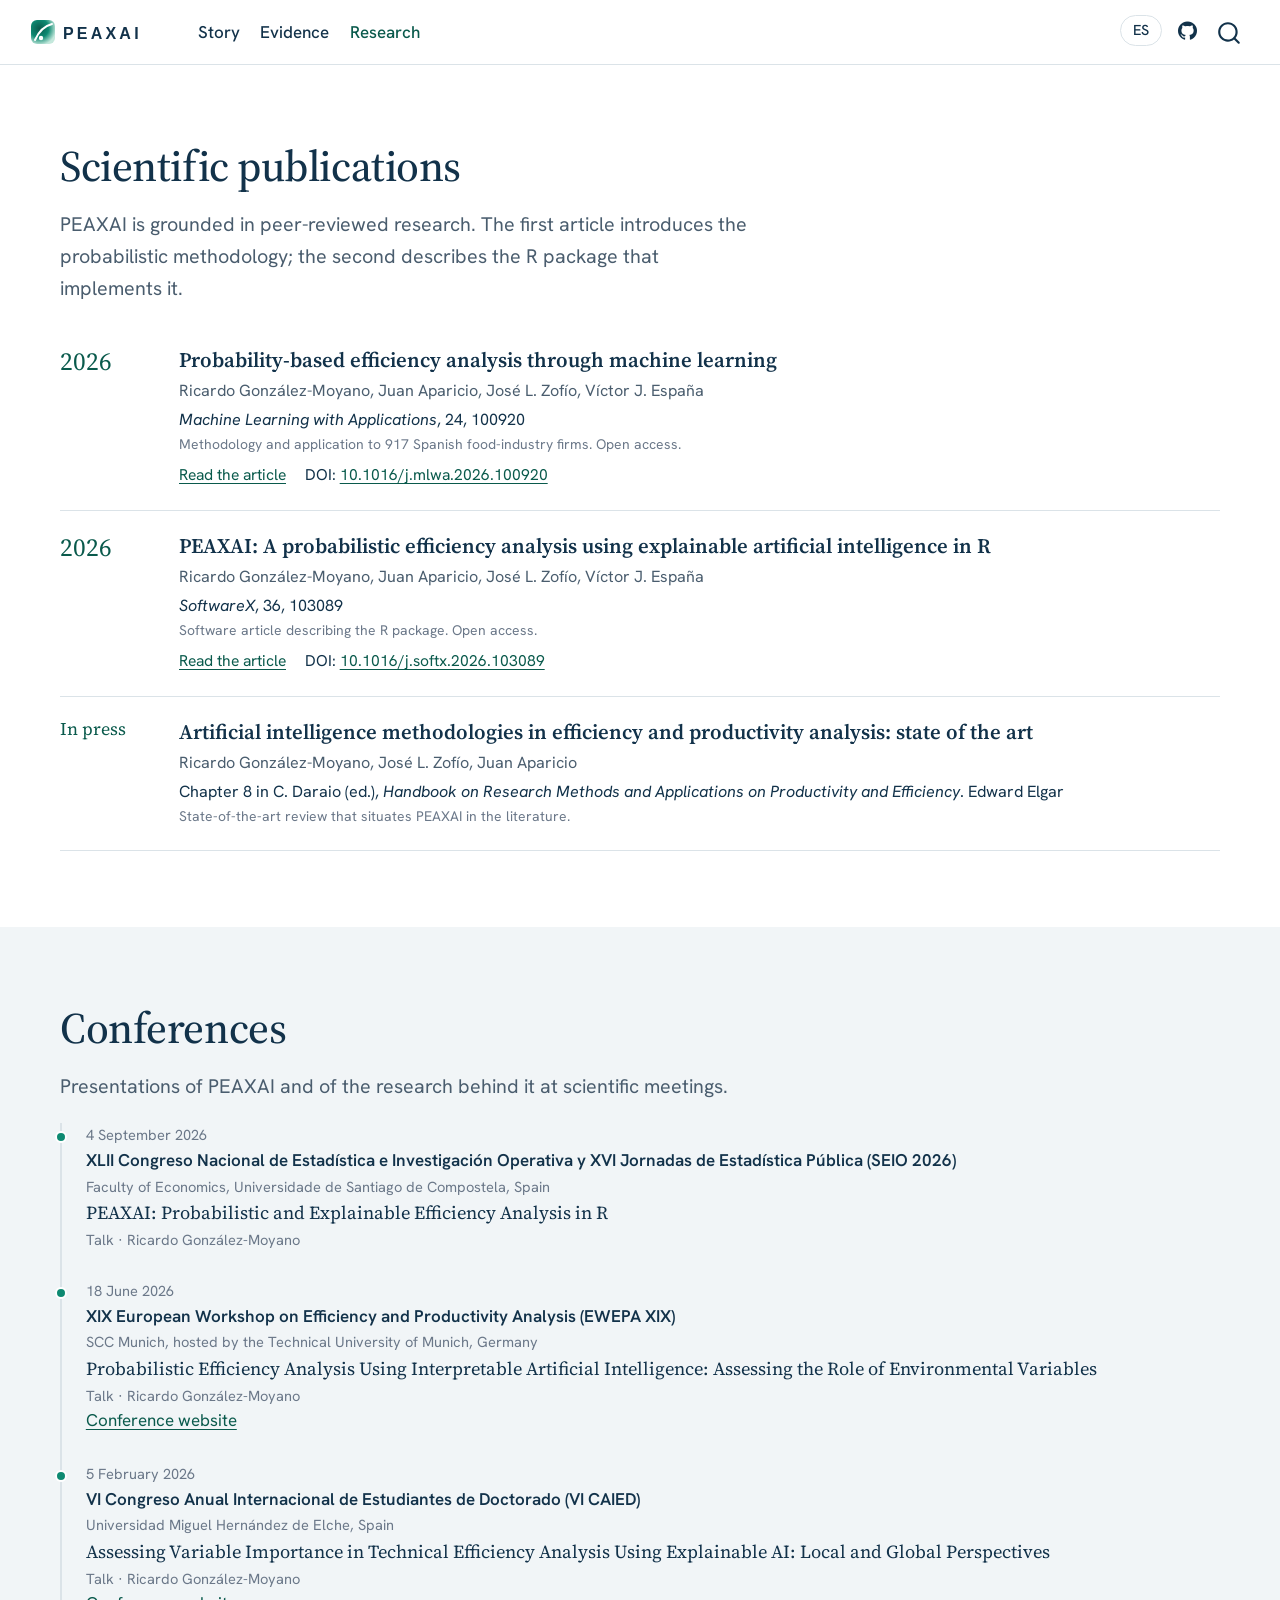
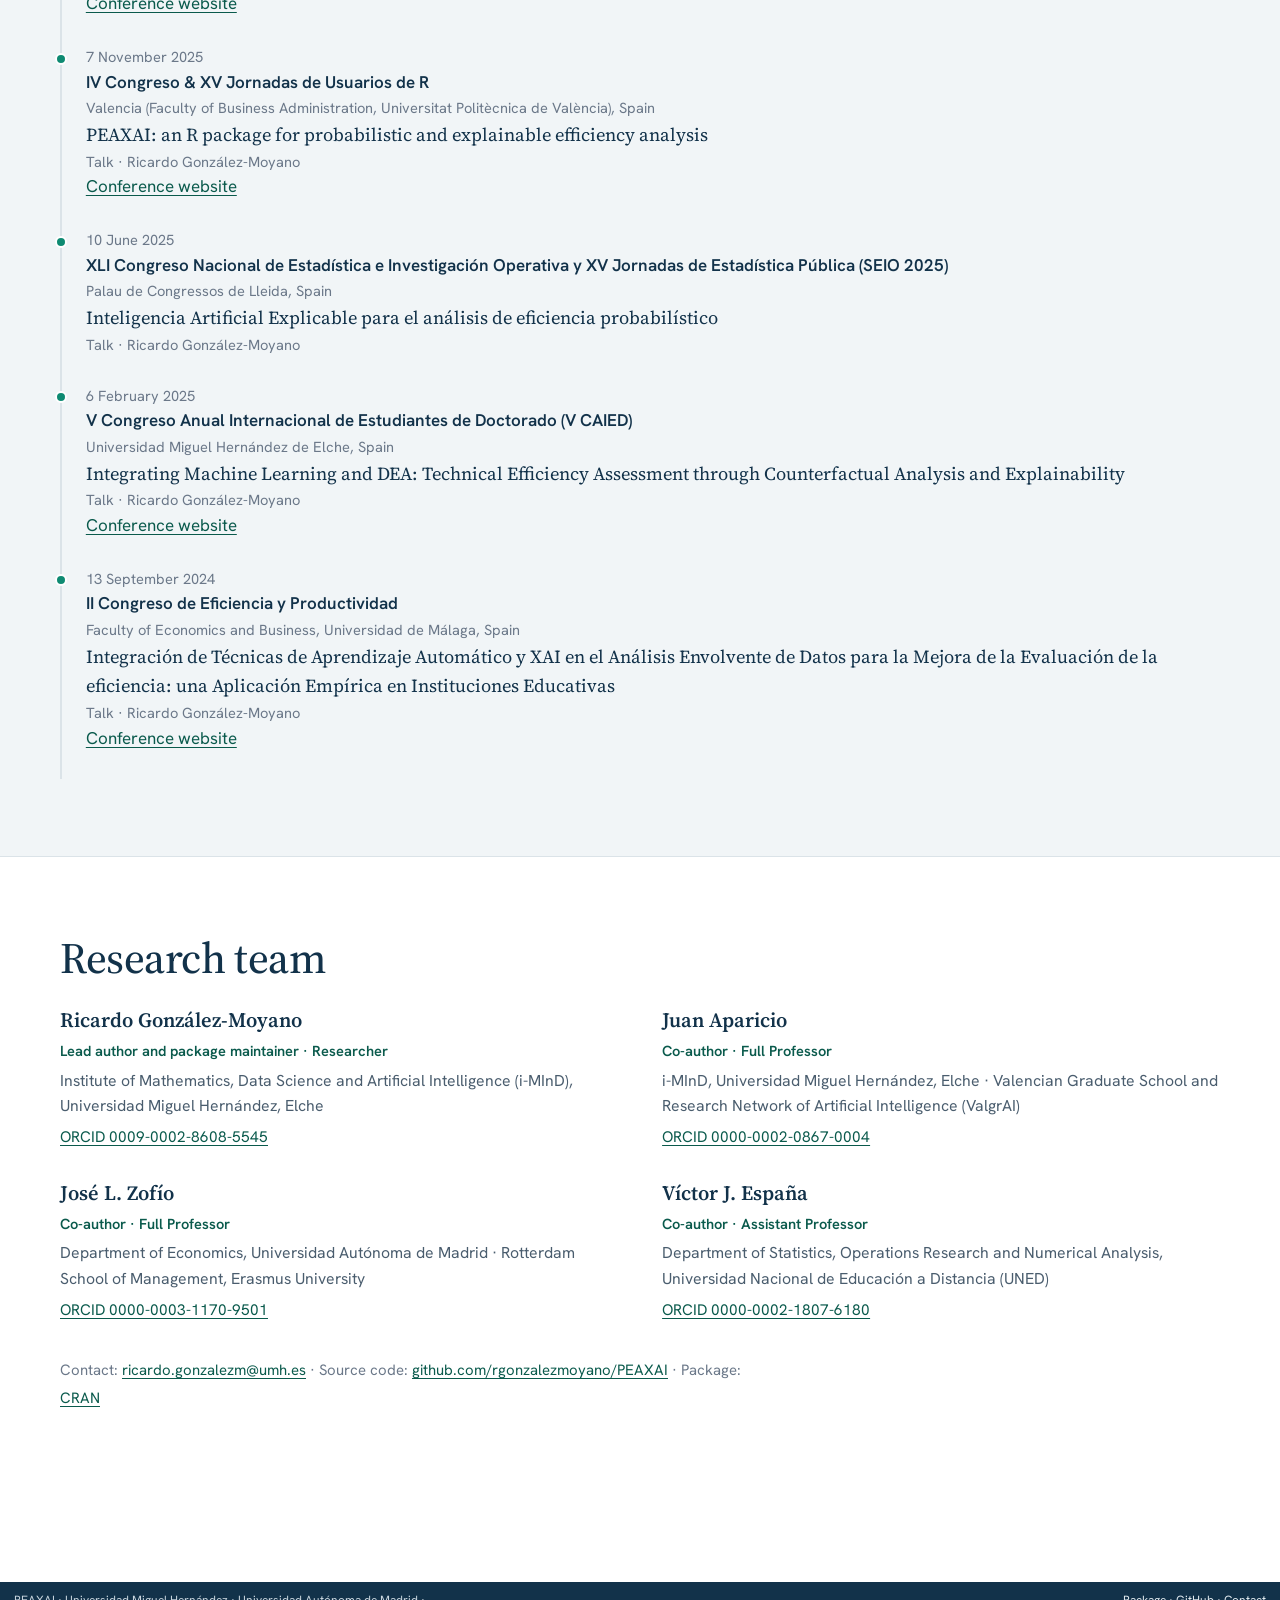
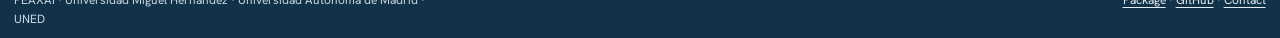
<file: docs/research.html>
<!DOCTYPE html>
<html xmlns="http://www.w3.org/1999/xhtml" lang="en" xml:lang="en"><head>

<meta charset="utf-8">
<meta name="generator" content="quarto-1.11.9">

<meta name="viewport" content="width=device-width, initial-scale=1.0, user-scalable=yes">

<meta name="description" content="Scientific publications, conference presentations and the research team behind PEAXAI.">

<title>PEAXAI — Research, publications and team – PEAXAI</title>
<style>
/* Default styles provided by pandoc.
** See https://pandoc.org/MANUAL.html#variables-for-html for config info.
*/
span.smallcaps{font-variant: small-caps;}
div.columns{display: flex; gap: 1.5em;}
div.column{flex: auto;}
@media screen {
div.columns{gap: min(4vw, 1.5em);}
div.column{overflow-x: auto;}
}
div.hanging-indent{margin-left: 1.5em; text-indent: -1.5em;}
ul.task-list{list-style: none;}
ul.task-list li input[type="checkbox"] {
  width: 0.8em;
  margin: 0 0.8em 0.2em -1em; /* quarto-specific, see https://github.com/quarto-dev/quarto-cli/issues/4556 */ 
  vertical-align: middle;
}
</style>


<script src="site_libs/quarto-nav/quarto-nav.js"></script>
<script src="site_libs/quarto-nav/headroom.min.js"></script>
<script src="site_libs/clipboard/clipboard.min.js"></script>
<script src="site_libs/quarto-search/autocomplete.umd.js"></script>
<script src="site_libs/quarto-search/fuse.min.js"></script>
<script src="site_libs/quarto-search/quarto-search.js"></script>
<meta name="quarto:offset" content="./">
<link href="./assets/img/favicon.svg" rel="icon" type="image/svg+xml">
<script src="site_libs/quarto-html/quarto.js" type="module"></script>
<script src="site_libs/quarto-html/tabsets/tabsets.js" type="module"></script>
<script src="site_libs/quarto-html/scrollable-regions/scrollable-regions.js" type="module"></script>
<script src="site_libs/quarto-html/popper.min.js"></script>
<script src="site_libs/quarto-html/tippy.umd.min.js"></script>
<link href="site_libs/quarto-html/tippy.css" rel="stylesheet">
<link href="site_libs/quarto-html/quarto-syntax-highlighting-63b5708e65d6cd79cd7618c58d0c21e7.css" rel="stylesheet" id="quarto-text-highlighting-styles">
<script src="site_libs/bootstrap/bootstrap.min.js"></script>
<link href="site_libs/bootstrap/bootstrap-icons.css" rel="stylesheet">
<link href="site_libs/bootstrap/bootstrap-7d87906769c89f36c2ce120416e09df9.min.css" rel="stylesheet" append-hash="true" id="quarto-bootstrap" data-mode="light">
<script id="quarto-search-options" type="application/json">{
  "location": "navbar",
  "copy-button": false,
  "collapse-after": 3,
  "panel-placement": "end",
  "type": "overlay",
  "limit": 50,
  "keyboard-shortcut": [
    "f",
    "/",
    "s"
  ],
  "show-item-context": false,
  "language": {
    "search-no-results-text": "No results",
    "search-matching-documents-text": "matching documents",
    "search-copy-link-title": "Copy link to search",
    "search-hide-matches-text": "Hide additional matches",
    "search-more-match-text": "more match in this document",
    "search-more-matches-text": "more matches in this document",
    "search-clear-button-title": "Clear",
    "search-text-placeholder": "",
    "search-detached-cancel-button-title": "Cancel",
    "search-submit-button-title": "Submit",
    "search-label": "Search"
  }
}</script>
<style>html{ scroll-behavior: smooth; }</style>
<link rel="preconnect" href="https://fonts.googleapis.com">
<link rel="preconnect" href="https://fonts.gstatic.com" crossorigin="">
<link href="https://fonts.googleapis.com/css2?family=Hanken+Grotesk:wght@400;500;600;700&amp;family=Source+Serif+4:opsz,wght@8..60,400;8..60,500;8..60,600&amp;display=swap" rel="stylesheet">


</head>

<body class="nav-fixed quarto-light"><a id="quarto-skip-link" class="visually-hidden-focusable" href="#quarto-document-content">Skip to main content</a>

<div id="quarto-search-results"></div>
  <header id="quarto-header" class="headroom fixed-top">
    <nav class="navbar navbar-expand-lg " data-bs-theme="dark" aria-label="Site">
      <div class="navbar-container container-fluid">
      <div class="navbar-brand-container mx-auto">
    <a href="./index.html" class="navbar-brand navbar-brand-logo">
    <img src="./assets/img/logo.svg" alt="PEAXAI" class="navbar-logo light-content">
    <img src="./assets/img/logo.svg" alt="PEAXAI" class="navbar-logo dark-content">
    </a>
  </div>
          <button class="navbar-toggler" type="button" data-bs-toggle="collapse" data-bs-target="#navbarCollapse" aria-controls="navbarCollapse" aria-expanded="false" aria-label="Toggle navigation" onclick="if (window.quartoToggleHeadroom) { window.quartoToggleHeadroom(); }">
  <span class="navbar-toggler-icon"></span>
</button>
          <div class="collapse navbar-collapse" id="navbarCollapse">
            <ul class="navbar-nav navbar-nav-scroll me-auto">
  <li class="nav-item">
    <a class="nav-link" href="./index.html#why-efficiency"> 
<span class="menu-text">Story</span></a>
  </li>  
  <li class="nav-item">
    <a class="nav-link" href="./index.html#evidence"> 
<span class="menu-text">Evidence</span></a>
  </li>  
  <li class="nav-item">
    <a class="nav-link active" href="./research.html" aria-current="page"> 
<span class="menu-text">Research</span></a>
  </li>  
</ul>
            <ul class="navbar-nav navbar-nav-scroll ms-auto">
  <li class="nav-item">
    <a class="nav-link" href="./es/index.html"> 
<span class="menu-text">ES</span></a>
  </li>  
  <li class="nav-item compact">
    <a class="nav-link" href="https://github.com/rgonzalezmoyano/PEAXAI"> <i class="bi bi-github" role="img" aria-label="PEAXAI on GitHub">
</i> 
<span class="menu-text"></span></a>
  </li>  
</ul>
          </div> <!-- /navcollapse -->
            <div class="quarto-navbar-tools">
</div>
            <div id="quarto-search" class="" title="Search"></div>
      </div> <!-- /container-fluid -->
    </nav>
</header>
<!-- content -->
<div id="quarto-content" class="quarto-container page-columns page-rows-contents page-layout-full page-navbar">
<!-- sidebar -->
<!-- margin-sidebar -->
    
<!-- main -->
<main class="content column-page" id="quarto-document-content" tabindex="-1">

<header id="title-block-header" class="quarto-title-block default">
<div class="quarto-title">
<h1 class="title">Research</h1>
</div>

<div>
  <div class="description">
    Scientific publications, conference presentations and the research team behind PEAXAI.
  </div>
</div>


<div class="quarto-title-meta column-page">

    
  
    
  </div>
  


</header>


<div id="publications" class="pxa-band" style="border-top:0">
<section id="scientific-publications" class="level2">
<h2 data-anchor-id="scientific-publications">Scientific publications</h2>
<p><span class="pxa-lede">PEAXAI is grounded in peer-reviewed research. The first article introduces the probabilistic methodology; the second describes the R package that implements it.</span></p>
<ul class="pxa-pubs"><li><div class="yr">2026</div><div><div class="t">Probability-based efficiency analysis through machine learning</div><div class="a">Ricardo González-Moyano, Juan Aparicio, José L. Zofío, Víctor J. España</div><div class="j"><em>Machine Learning with Applications</em>, 24, 100920</div><div class="status">Methodology and application to 917 Spanish food-industry firms. Open access.</div><div class="l"><a href="https://doi.org/10.1016/j.mlwa.2026.100920">Read the article</a><span>DOI: <a href="https://doi.org/10.1016/j.mlwa.2026.100920">10.1016/j.mlwa.2026.100920</a></span></div></div></li><li><div class="yr">2026</div><div><div class="t">PEAXAI: A probabilistic efficiency analysis using explainable artificial intelligence in R</div><div class="a">Ricardo González-Moyano, Juan Aparicio, José L. Zofío, Víctor J. España</div><div class="j"><em>SoftwareX</em>, 36, 103089</div><div class="status">Software article describing the R package. Open access.</div><div class="l"><a href="https://doi.org/10.1016/j.softx.2026.103089">Read the article</a><span>DOI: <a href="https://doi.org/10.1016/j.softx.2026.103089">10.1016/j.softx.2026.103089</a></span></div></div></li><li><div class="yr" style="font-size:1.05rem">In press</div><div><div class="t">Artificial intelligence methodologies in efficiency and productivity analysis: state of the art</div><div class="a">Ricardo González-Moyano, José L. Zofío, Juan Aparicio</div><div class="j">Chapter 8 in C. Daraio (ed.), <em>Handbook on Research Methods and Applications on Productivity and Efficiency</em>. Edward Elgar</div><div class="status">State-of-the-art review that situates PEAXAI in the literature.</div></div></li></ul>
</section>
</div>
<section id="conferences" class="level2 pxa-band pxa-mist">
<h2 data-anchor-id="conferences">Conferences</h2>
<p><span class="pxa-lede">Presentations of PEAXAI and of the research behind it at scientific meetings.</span></p>
<ul class="pxa-timeline"><li><div class="d">4 September 2026</div><div class="c">XLII Congreso Nacional de Estadística e Investigación Operativa y XVI Jornadas de Estadística Pública (SEIO 2026)</div><div class="d">Faculty of Economics, Universidade de Santiago de Compostela, Spain</div><div class="tt">PEAXAI: Probabilistic and Explainable Efficiency Analysis in R</div><div class="d">Talk · Ricardo González-Moyano</div></li><li><div class="d">18 June 2026</div><div class="c">XIX European Workshop on Efficiency and Productivity Analysis (EWEPA XIX)</div><div class="d">SCC Munich, hosted by the Technical University of Munich, Germany</div><div class="tt">Probabilistic Efficiency Analysis Using Interpretable Artificial Intelligence: Assessing the Role of Environmental Variables</div><div class="d">Talk · Ricardo González-Moyano</div><div><a href="https://www.events.tum.de/frontend/index.php?sub=255">Conference website</a></div></li><li><div class="d">5 February 2026</div><div class="c">VI Congreso Anual Internacional de Estudiantes de Doctorado (VI CAIED)</div><div class="d">Universidad Miguel Hernández de Elche, Spain</div><div class="tt">Assessing Variable Importance in Technical Efficiency Analysis Using Explainable AI: Local and Global Perspectives</div><div class="d">Talk · Ricardo González-Moyano</div><div><a href="https://congresoestudiantesdoctorado.umh.es/">Conference website</a></div></li><li><div class="d">7 November 2025</div><div class="c">IV Congreso &amp; XV Jornadas de Usuarios de R</div><div class="d">Valencia (Faculty of Business Administration, Universitat Politècnica de València), Spain</div><div class="tt">PEAXAI: an R package for probabilistic and explainable efficiency analysis</div><div class="d">Talk · Ricardo González-Moyano</div><div><a href="https://r-es.org/jornadas_post/Jornadas_R_valencia_2025.html">Conference website</a></div></li><li><div class="d">10 June 2025</div><div class="c">XLI Congreso Nacional de Estadística e Investigación Operativa y XV Jornadas de Estadística Pública (SEIO 2025)</div><div class="d">Palau de Congressos de Lleida, Spain</div><div class="tt">Inteligencia Artificial Explicable para el análisis de eficiencia probabilístico</div><div class="d">Talk · Ricardo González-Moyano</div></li><li><div class="d">6 February 2025</div><div class="c">V Congreso Anual Internacional de Estudiantes de Doctorado (V CAIED)</div><div class="d">Universidad Miguel Hernández de Elche, Spain</div><div class="tt">Integrating Machine Learning and DEA: Technical Efficiency Assessment through Counterfactual Analysis and Explainability</div><div class="d">Talk · Ricardo González-Moyano</div><div><a href="https://congresoestudiantesdoctorado.umh.es/">Conference website</a></div></li><li><div class="d">13 September 2024</div><div class="c">II Congreso de Eficiencia y Productividad</div><div class="d">Faculty of Economics and Business, Universidad de Málaga, Spain</div><div class="tt">Integración de Técnicas de Aprendizaje Automático y XAI en el Análisis Envolvente de Datos para la Mejora de la Evaluación de la eficiencia: una Aplicación Empírica en Instituciones Educativas</div><div class="d">Talk · Ricardo González-Moyano</div><div><a href="https://theeconomics.uma.es/en/?p=6947">Conference website</a></div></li></ul>
</section>
<div id="team" class="pxa-band">
<section id="research-team" class="level2">
<h2 data-anchor-id="research-team">Research team</h2>
<div class="pxa-team"><div><div class="n">Ricardo González-Moyano</div><div class="r">Lead author and package maintainer · Researcher</div><div class="af">Institute of Mathematics, Data Science and Artificial Intelligence (i-MInD), Universidad Miguel Hernández, Elche</div><div class="ln"><a href="https://orcid.org/0009-0002-8608-5545">ORCID 0009-0002-8608-5545</a></div></div><div><div class="n">Juan Aparicio</div><div class="r">Co-author · Full Professor</div><div class="af">i-MInD, Universidad Miguel Hernández, Elche · Valencian Graduate School and Research Network of Artificial Intelligence (ValgrAI)</div><div class="ln"><a href="https://orcid.org/0000-0002-0867-0004">ORCID 0000-0002-0867-0004</a></div></div><div><div class="n">José L. Zofío</div><div class="r">Co-author · Full Professor</div><div class="af">Department of Economics, Universidad Autónoma de Madrid · Rotterdam School of Management, Erasmus University</div><div class="ln"><a href="https://orcid.org/0000-0003-1170-9501">ORCID 0000-0003-1170-9501</a></div></div><div><div class="n">Víctor J. España</div><div class="r">Co-author · Assistant Professor</div><div class="af">Department of Statistics, Operations Research and Numerical Analysis, Universidad Nacional de Educación a Distancia (UNED)</div><div class="ln"><a href="https://orcid.org/0000-0002-1807-6180">ORCID 0000-0002-1807-6180</a></div></div></div>
<p><span class="pxa-note">Contact: <a href="mailto:ricardo.gonzalezm@umh.es">ricardo.gonzalezm@umh.es</a> · Source code: <a href="https://github.com/rgonzalezmoyano/PEAXAI">github.com/rgonzalezmoyano/PEAXAI</a> · Package: <a href="https://cran.r-project.org/package=PEAXAI">CRAN</a></span></p>
</section>
</div>
<script src="assets/vendor/plotly-cartesian.min.js"></script>
<script>window.PEAXAI_DATA = {"meta":{"generated":"2026-11-05","peaxai_version":"1.0.3","r_version":"4.5.3","thresholds":[0.75,0.85,0.95]},"toy":{"n":100,"x":[9.0703,3.3896,4.3491,6.1557,9.1739,2.8151,9.0855,9.5021,6.9472,6.662,1.5561,2.8538,2.589,7.1832,4.4569,7.9286,5.4793,7.4586,9.9272,4.4203,7.997,9.4123,2.9093,6.8651,2.13,3.405,4.475,1.1205,4.4415,8.8272,4.0631,5.3387,6.3961,5.4419,2.676,8.4464,7.0162,8.1482,1.9715,7.5134,4.7015,8.3885,6.8235,8.0464,5.9773,5.7675,8.1042,1.21,5.2951,7.5908,7.2346,5.2986,8.7509,4.9429,3.2032,1.6361,1.8952,3.8464,5.6677,6.958,4.6615,9.2159,3.6424,5.1316,3.9916,6.8578,3.3222,5.3069,7.8968,1.7582,8.8779,4.0517,8.555,4.1202,4.004,5.2872,9.0298,8.7791,4.5099,7.9959,9.6456,4.9119,7.4126,4.5999,3.9282,7.8138,2.8242,7.4001,2.0952,3.2094,2.2897,3.1567,1.5304,6.7806,8.8864,8.0102,8.1758,5.0975,4.6908,8.2978],"y":[8.1227,4.7507,2.3562,5.415,8.8892,4.5543,7.0615,8.6306,3.2486,4.671,3.242,5.0456,3.3135,7.6764,4.5716,7.6671,3.9712,7.0775,8.5582,6.1448,8.4189,8.3036,3.947,7.4945,3.3569,3.5639,5.9916,3.0295,4.3898,5.0153,4.3963,4.1974,5.5711,6.4101,4.1406,7.3735,5.3331,7.6691,2.5487,6.3489,3.8683,6.1272,7.8104,5.9827,5.7782,6.8678,7.6288,1.8432,6.299,5.5482,5.9021,5.0613,6.9365,6.5467,3.4162,3.0468,2.4743,3.071,5.8458,4.044,5.4919,6.1729,5.6677,6.7216,3.0607,5.1542,3.4941,6.0428,6.9166,3.7642,8.5239,5.5795,5.7224,4.4162,3.8449,3.6664,4.9518,8.0024,3.8907,8.4705,5.0896,5.4968,5.936,4.3581,4.5129,5.7214,3.0804,5.5656,3.0665,3.7336,3.3747,5.186,3.2605,5.0584,5.9566,6.2455,5.4811,5.6616,5.3801,5.3893],"dea_eff":[false,false,false,false,true,false,false,false,false,false,false,true,false,false,false,false,false,false,false,false,false,false,false,false,false,false,false,true,false,false,false,false,false,false,false,false,false,false,false,false,false,false,true,false,false,false,false,false,false,false,false,false,false,false,false,false,false,false,false,false,false,false,true,true,false,false,false,false,false,false,false,false,false,false,false,false,false,false,false,true,false,false,false,false,false,false,false,false,false,false,false,false,false,false,false,false,false,false,false,false],"theta":[0.8134,0.7671,0.2576,0.5397,1,0.8637,0.6229,0.8889,0.1884,0.38,0.8375,1,0.5271,0.921,0.5489,0.8326,0.3522,0.7622,0.8303,0.9765,0.9884,0.818,0.6563,0.9224,0.6582,0.464,0.9162,1,0.5156,0.3203,0.565,0.398,0.5503,0.8621,0.7757,0.7275,0.4587,0.8105,0.5684,0.6129,0.3917,0.5116,1,0.508,0.6355,0.9291,0.8072,0.9261,0.8564,0.4599,0.5492,0.5423,0.6246,0.9882,0.4536,0.6939,0.5912,0.3006,0.6871,0.2864,0.7336,0.4727,1,1,0.2874,0.4362,0.4575,0.7862,0.6882,0.9966,0.9176,0.8714,0.4348,0.5613,0.4549,0.3155,0.3071,0.8161,0.4126,1,0.3016,0.6974,0.5425,0.4919,0.6099,0.4759,0.4122,0.4747,0.55,0.5377,0.619,0.9604,0.8619,0.4233,0.4558,0.5566,0.4166,0.713,0.6988,0.3964],"phi":[1.0898,1.1511,2.6177,1.363,1,1.098,1.2544,1.03,2.4257,1.6498,1.0907,1,1.4298,1.0438,1.3659,1.0998,1.7489,1.1541,1.0387,1.012,1.0062,1.0705,1.2894,1.0453,1.2523,1.5378,1.0443,1,1.4199,1.7478,1.3569,1.6331,1.3526,1.0798,1.1686,1.1705,1.4849,1.1116,1.577,1.2914,1.6589,1.4052,1,1.4188,1.2575,1.0383,1.1154,1.7001,1.0838,1.4856,1.3625,1.3493,1.2598,1.0063,1.5576,1.1912,1.5885,1.8926,1.2088,1.9501,1.1633,1.4401,1,1,1.9325,1.5191,1.5498,1.131,1.2166,1.0019,1.0305,1.0677,1.515,1.36,1.5406,1.8606,1.7848,1.0933,1.6145,1,1.7466,1.1945,1.3716,1.456,1.3007,1.4626,1.6268,1.4617,1.3577,1.4265,1.3007,1.019,1.0754,1.5386,1.4752,1.3571,1.5571,1.183,1.1914,1.5916],"frontier":{"x":[1.1205,2.8538,3.6424,5.1316,6.8235,7.9959,9.1739],"y":[3.0295,5.0456,5.6677,6.7216,7.8104,8.4705,8.8892]},"prob":[0.0128,0.0399,0,0,0.8034,0.2122,0,0.2124,0,0,0.2123,0.8135,0.0028,0.2157,0.0001,0.0113,0,0.0006,0.0678,0.7017,0.798,0.0245,0.0072,0.2123,0.0284,0.0001,0.35,0.4614,0,0,0.0002,0,0,0.0605,0.0564,0.0002,0,0.0052,0.0057,0,0,0,0.8141,0,0,0.3022,0.0044,0.0356,0.0568,0,0,0,0,0.7507,0.0002,0.0883,0.0067,0,0.0003,0,0.0049,0,0.8263,0.8112,0,0,0.0001,0.0078,0,0.4663,0.3431,0.2124,0,0.0001,0,0,0,0.0105,0,0.8563,0,0.0013,0,0,0.0006,0,0.0004,0,0.0127,0.0006,0.0144,0.6928,0.2441,0,0,0,0,0.0015,0.002,0],"grid":{"x":[0.5,0.6,0.7,0.8,0.9,1,1.1,1.2,1.3,1.4,1.5,1.6,1.7,1.8,1.9,2,2.1,2.2,2.3,2.4,2.5,2.6,2.7,2.8,2.9,3,3.1,3.2,3.3,3.4,3.5,3.6,3.7,3.8,3.9,4,4.1,4.2,4.3,4.4,4.5,4.6,4.7,4.8,4.9,5,5.1,5.2,5.3,5.4,5.5,5.6,5.7,5.8,5.9,6,6.1,6.2,6.3,6.4,6.5,6.6,6.7,6.8,6.9,7,7.1,7.2,7.3,7.4,7.5,7.6,7.7,7.8,7.9,8,8.1,8.2,8.3,8.4,8.5,8.6,8.7,8.8,8.9,9,9.1,9.2,9.3,9.4,9.5,9.6,9.7,9.8,9.9,10,10.1,10.2,10.3,10.4,10.5],"y":[1,1.1,1.2,1.3,1.4,1.5,1.6,1.7,1.8,1.9,2,2.1,2.2,2.3,2.4,2.5,2.6,2.7,2.8,2.9,3,3.1,3.2,3.3,3.4,3.5,3.6,3.7,3.8,3.9,4,4.1,4.2,4.3,4.4,4.5,4.6,4.7,4.8,4.9,5,5.1,5.2,5.3,5.4,5.5,5.6,5.7,5.8,5.9,6,6.1,6.2,6.3,6.4,6.5,6.6,6.7,6.8,6.9,7,7.1,7.2,7.3,7.4,7.5,7.6,7.7,7.8,7.9,8,8.1,8.2,8.3,8.4,8.5,8.6,8.7,8.8,8.9,9,9.1,9.2,9.3,9.4,9.5,9.6,9.7,9.8,9.9,10],"z":[[0.1604,0.1224,0.0922,0.0687,0.0508,0.0372,0.0272,0.0197,0.0143,0.0103,0.0074,0.0054,0.0039,0.0028,0.002,0.0014,0.001,0.0007,0.0005,0.0004,0.0003,0.0002,0.0001,0.0001,0.0001,0.0001,0,0,0,0,0,0,0,0,0,0,0,0,0,0,0,0,0,0,0,0,0,0,0,0,0,0,0,0,0,0,0,0,0,0,0,0,0,0,0,0,0,0,0,0,0,0,0,0,0,0,0,0,0,0,0,0,0,0,0,0,0,0,0,0,0,0,0,0,0,0,0,0,0,0,0],[0.1698,0.1293,0.0971,0.0721,0.053,0.0386,0.028,0.0202,0.0146,0.0104,0.0075,0.0053,0.0038,0.0027,0.0019,0.0014,0.001,0.0007,0.0005,0.0004,0.0003,0.0002,0.0001,0.0001,0.0001,0.0001,0,0,0,0,0,0,0,0,0,0,0,0,0,0,0,0,0,0,0,0,0,0,0,0,0,0,0,0,0,0,0,0,0,0,0,0,0,0,0,0,0,0,0,0,0,0,0,0,0,0,0,0,0,0,0,0,0,0,0,0,0,0,0,0,0,0,0,0,0,0,0,0,0,0,0],[0.1815,0.138,0.1033,0.0764,0.0559,0.0406,0.0293,0.021,0.015,0.0107,0.0076,0.0054,0.0038,0.0027,0.0019,0.0014,0.001,0.0007,0.0005,0.0003,0.0002,0.0002,0.0001,0.0001,0.0001,0,0,0,0,0,0,0,0,0,0,0,0,0,0,0,0,0,0,0,0,0,0,0,0,0,0,0,0,0,0,0,0,0,0,0,0,0,0,0,0,0,0,0,0,0,0,0,0,0,0,0,0,0,0,0,0,0,0,0,0,0,0,0,0,0,0,0,0,0,0,0,0,0,0,0,0],[0.1957,0.1487,0.1112,0.082,0.0597,0.0432,0.031,0.0221,0.0157,0.0111,0.0078,0.0055,0.0039,0.0027,0.0019,0.0014,0.001,0.0007,0.0005,0.0003,0.0002,0.0002,0.0001,0.0001,0.0001,0,0,0,0,0,0,0,0,0,0,0,0,0,0,0,0,0,0,0,0,0,0,0,0,0,0,0,0,0,0,0,0,0,0,0,0,0,0,0,0,0,0,0,0,0,0,0,0,0,0,0,0,0,0,0,0,0,0,0,0,0,0,0,0,0,0,0,0,0,0,0,0,0,0,0,0],[0.2128,0.1619,0.1209,0.0889,0.0646,0.0465,0.0332,0.0236,0.0166,0.0117,0.0082,0.0057,0.004,0.0028,0.002,0.0014,0.001,0.0007,0.0005,0.0003,0.0002,0.0002,0.0001,0.0001,0.0001,0,0,0,0,0,0,0,0,0,0,0,0,0,0,0,0,0,0,0,0,0,0,0,0,0,0,0,0,0,0,0,0,0,0,0,0,0,0,0,0,0,0,0,0,0,0,0,0,0,0,0,0,0,0,0,0,0,0,0,0,0,0,0,0,0,0,0,0,0,0,0,0,0,0,0,0],[0.2333,0.1779,0.1329,0.0976,0.0707,0.0507,0.036,0.0255,0.0179,0.0125,0.0087,0.0061,0.0042,0.0029,0.002,0.0014,0.001,0.0007,0.0005,0.0003,0.0002,0.0002,0.0001,0.0001,0.0001,0,0,0,0,0,0,0,0,0,0,0,0,0,0,0,0,0,0,0,0,0,0,0,0,0,0,0,0,0,0,0,0,0,0,0,0,0,0,0,0,0,0,0,0,0,0,0,0,0,0,0,0,0,0,0,0,0,0,0,0,0,0,0,0,0,0,0,0,0,0,0,0,0,0,0,0],[0.2577,0.1972,0.1475,0.1084,0.0784,0.0561,0.0397,0.0279,0.0195,0.0135,0.0094,0.0065,0.0045,0.0031,0.0021,0.0015,0.001,0.0007,0.0005,0.0003,0.0002,0.0002,0.0001,0.0001,0.0001,0,0,0,0,0,0,0,0,0,0,0,0,0,0,0,0,0,0,0,0,0,0,0,0,0,0,0,0,0,0,0,0,0,0,0,0,0,0,0,0,0,0,0,0,0,0,0,0,0,0,0,0,0,0,0,0,0,0,0,0,0,0,0,0,0,0,0,0,0,0,0,0,0,0,0,0],[0.2864,0.2203,0.1654,0.1217,0.088,0.0628,0.0443,0.031,0.0215,0.0149,0.0103,0.0071,0.0048,0.0033,0.0023,0.0015,0.0011,0.0007,0.0005,0.0003,0.0002,0.0002,0.0001,0.0001,0.0001,0,0,0,0,0,0,0,0,0,0,0,0,0,0,0,0,0,0,0,0,0,0,0,0,0,0,0,0,0,0,0,0,0,0,0,0,0,0,0,0,0,0,0,0,0,0,0,0,0,0,0,0,0,0,0,0,0,0,0,0,0,0,0,0,0,0,0,0,0,0,0,0,0,0,0,0],[0.3198,0.2479,0.1871,0.138,0.0998,0.0712,0.0501,0.0349,0.0242,0.0166,0.0114,0.0078,0.0053,0.0036,0.0025,0.0017,0.0011,0.0008,0.0005,0.0004,0.0002,0.0002,0.0001,0.0001,0.0001,0,0,0,0,0,0,0,0,0,0,0,0,0,0,0,0,0,0,0,0,0,0,0,0,0,0,0,0,0,0,0,0,0,0,0,0,0,0,0,0,0,0,0,0,0,0,0,0,0,0,0,0,0,0,0,0,0,0,0,0,0,0,0,0,0,0,0,0,0,0,0,0,0,0,0,0],[0.3584,0.2806,0.2133,0.158,0.1146,0.0817,0.0574,0.0399,0.0275,0.0189,0.0129,0.0087,0.0059,0.004,0.0027,0.0018,0.0012,0.0008,0.0006,0.0004,0.0003,0.0002,0.0001,0.0001,0.0001,0,0,0,0,0,0,0,0,0,0,0,0,0,0,0,0,0,0,0,0,0,0,0,0,0,0,0,0,0,0,0,0,0,0,0,0,0,0,0,0,0,0,0,0,0,0,0,0,0,0,0,0,0,0,0,0,0,0,0,0,0,0,0,0,0,0,0,0,0,0,0,0,0,0,0,0],[0.4022,0.3188,0.2447,0.1826,0.133,0.0949,0.0667,0.0463,0.0318,0.0217,0.0148,0.01,0.0067,0.0045,0.003,0.002,0.0014,0.0009,0.0006,0.0004,0.0003,0.0002,0.0001,0.0001,0.0001,0,0,0,0,0,0,0,0,0,0,0,0,0,0,0,0,0,0,0,0,0,0,0,0,0,0,0,0,0,0,0,0,0,0,0,0,0,0,0,0,0,0,0,0,0,0,0,0,0,0,0,0,0,0,0,0,0,0,0,0,0,0,0,0,0,0,0,0,0,0,0,0,0,0,0,0],[0.4511,0.3629,0.282,0.2124,0.1557,0.1116,0.0785,0.0545,0.0374,0.0254,0.0172,0.0116,0.0077,0.0052,0.0034,0.0023,0.0015,0.001,0.0007,0.0004,0.0003,0.0002,0.0001,0.0001,0.0001,0,0,0,0,0,0,0,0,0,0,0,0,0,0,0,0,0,0,0,0,0,0,0,0,0,0,0,0,0,0,0,0,0,0,0,0,0,0,0,0,0,0,0,0,0,0,0,0,0,0,0,0,0,0,0,0,0,0,0,0,0,0,0,0,0,0,0,0,0,0,0,0,0,0,0,0],[0.5045,0.4129,0.3258,0.2485,0.1838,0.1324,0.0935,0.0649,0.0445,0.0302,0.0203,0.0136,0.0091,0.006,0.004,0.0026,0.0017,0.0012,0.0008,0.0005,0.0003,0.0002,0.0001,0.0001,0.0001,0,0,0,0,0,0,0,0,0,0,0,0,0,0,0,0,0,0,0,0,0,0,0,0,0,0,0,0,0,0,0,0,0,0,0,0,0,0,0,0,0,0,0,0,0,0,0,0,0,0,0,0,0,0,0,0,0,0,0,0,0,0,0,0,0,0,0,0,0,0,0,0,0,0,0,0],[0.5613,0.4684,0.3764,0.2915,0.2182,0.1586,0.1126,0.0783,0.0537,0.0364,0.0245,0.0163,0.0108,0.0072,0.0047,0.0031,0.002,0.0013,0.0009,0.0006,0.0004,0.0002,0.0002,0.0001,0.0001,0,0,0,0,0,0,0,0,0,0,0,0,0,0,0,0,0,0,0,0,0,0,0,0,0,0,0,0,0,0,0,0,0,0,0,0,0,0,0,0,0,0,0,0,0,0,0,0,0,0,0,0,0,0,0,0,0,0,0,0,0,0,0,0,0,0,0,0,0,0,0,0,0,0,0,0],[0.6199,0.5283,0.4334,0.342,0.26,0.1913,0.1368,0.0957,0.0657,0.0445,0.0299,0.0199,0.0131,0.0087,0.0057,0.0037,0.0024,0.0016,0.001,0.0007,0.0004,0.0003,0.0002,0.0001,0.0001,0.0001,0,0,0,0,0,0,0,0,0,0,0,0,0,0,0,0,0,0,0,0,0,0,0,0,0,0,0,0,0,0,0,0,0,0,0,0,0,0,0,0,0,0,0,0,0,0,0,0,0,0,0,0,0,0,0,0,0,0,0,0,0,0,0,0,0,0,0,0,0,0,0,0,0,0,0],[0.6783,0.5909,0.4959,0.4,0.31,0.2316,0.1676,0.1181,0.0814,0.0553,0.037,0.0246,0.0162,0.0106,0.0069,0.0045,0.0029,0.0019,0.0012,0.0008,0.0005,0.0003,0.0002,0.0001,0.0001,0.0001,0,0,0,0,0,0,0,0,0,0,0,0,0,0,0,0,0,0,0,0,0,0,0,0,0,0,0,0,0,0,0,0,0,0,0,0,0,0,0,0,0,0,0,0,0,0,0,0,0,0,0,0,0,0,0,0,0,0,0,0,0,0,0,0,0,0,0,0,0,0,0,0,0,0,0],[0.7344,0.654,0.5623,0.4647,0.3685,0.2807,0.2062,0.1469,0.102,0.0695,0.0466,0.0309,0.0204,0.0133,0.0087,0.0056,0.0036,0.0023,0.0015,0.001,0.0006,0.0004,0.0003,0.0002,0.0001,0.0001,0,0,0,0,0,0,0,0,0,0,0,0,0,0,0,0,0,0,0,0,0,0,0,0,0,0,0,0,0,0,0,0,0,0,0,0,0,0,0,0,0,0,0,0,0,0,0,0,0,0,0,0,0,0,0,0,0,0,0,0,0,0,0,0,0,0,0,0,0,0,0,0,0,0,0],[0.7863,0.7151,0.6299,0.5344,0.4349,0.3392,0.2542,0.1838,0.129,0.0884,0.0595,0.0395,0.026,0.0169,0.011,0.0071,0.0046,0.0029,0.0019,0.0012,0.0008,0.0005,0.0003,0.0002,0.0001,0.0001,0.0001,0,0,0,0,0,0,0,0,0,0,0,0,0,0,0,0,0,0,0,0,0,0,0,0,0,0,0,0,0,0,0,0,0,0,0,0,0,0,0,0,0,0,0,0,0,0,0,0,0,0,0,0,0,0,0,0,0,0,0,0,0,0,0,0,0,0,0,0,0,0,0,0,0,0],[0.8323,0.7717,0.696,0.6064,0.5076,0.4069,0.3124,0.2303,0.1641,0.1136,0.0769,0.0512,0.0337,0.0219,0.0142,0.0091,0.0058,0.0037,0.0024,0.0015,0.001,0.0006,0.0004,0.0002,0.0002,0.0001,0.0001,0,0,0,0,0,0,0,0,0,0,0,0,0,0,0,0,0,0,0,0,0,0,0,0,0,0,0,0,0,0,0,0,0,0,0,0,0,0,0,0,0,0,0,0,0,0,0,0,0,0,0,0,0,0,0,0,0,0,0,0,0,0,0,0,0,0,0,0,0,0,0,0,0,0],[0.8716,0.8221,0.7575,0.6774,0.5837,0.4823,0.3809,0.288,0.2092,0.1469,0.1004,0.0672,0.0443,0.0289,0.0186,0.012,0.0076,0.0049,0.0031,0.002,0.0012,0.0008,0.0005,0.0003,0.0002,0.0001,0.0001,0,0,0,0,0,0,0,0,0,0,0,0,0,0,0,0,0,0,0,0,0,0,0,0,0,0,0,0,0,0,0,0,0,0,0,0,0,0,0,0,0,0,0,0,0,0,0,0,0,0,0,0,0,0,0,0,0,0,0,0,0,0,0,0,0,0,0,0,0,0,0,0,0,0],[0.904,0.865,0.8123,0.7438,0.6595,0.5623,0.4586,0.3571,0.266,0.1905,0.1321,0.0892,0.0591,0.0386,0.0249,0.016,0.0102,0.0064,0.0041,0.0026,0.0016,0.001,0.0006,0.0004,0.0003,0.0002,0.0001,0.0001,0,0,0,0,0,0,0,0,0,0,0,0,0,0,0,0,0,0,0,0,0,0,0,0,0,0,0,0,0,0,0,0,0,0,0,0,0,0,0,0,0,0,0,0,0,0,0,0,0,0,0,0,0,0,0,0,0,0,0,0,0,0,0,0,0,0,0,0,0,0,0,0,0],[0.9298,0.9,0.8587,0.803,0.7309,0.6427,0.5422,0.4368,0.3356,0.2466,0.1743,0.1193,0.0797,0.0523,0.0338,0.0217,0.0138,0.0087,0.0055,0.0034,0.0022,0.0014,0.0008,0.0005,0.0003,0.0002,0.0001,0.0001,0.0001,0,0,0,0,0,0,0,0,0,0,0,0,0,0,0,0,0,0,0,0,0,0,0,0,0,0,0,0,0,0,0,0,0,0,0,0,0,0,0,0,0,0,0,0,0,0,0,0,0,0,0,0,0,0,0,0,0,0,0,0,0,0,0,0,0,0,0,0,0,0,0,0],[0.9497,0.9277,0.8965,0.8531,0.7945,0.719,0.6272,0.5239,0.417,0.3163,0.2294,0.1602,0.1084,0.0717,0.0466,0.0299,0.019,0.012,0.0075,0.0047,0.0029,0.0018,0.0011,0.0007,0.0004,0.0003,0.0002,0.0001,0.0001,0,0,0,0,0,0,0,0,0,0,0,0,0,0,0,0,0,0,0,0,0,0,0,0,0,0,0,0,0,0,0,0,0,0,0,0,0,0,0,0,0,0,0,0,0,0,0,0,0,0,0,0,0,0,0,0,0,0,0,0,0,0,0,0,0,0,0,0,0,0,0,0],[0.9646,0.9488,0.926,0.8935,0.8482,0.787,0.7083,0.6133,0.5074,0.3995,0.2994,0.2146,0.1481,0.0992,0.065,0.0419,0.0266,0.0168,0.0105,0.0066,0.0041,0.0025,0.0016,0.001,0.0006,0.0004,0.0002,0.0001,0.0001,0.0001,0,0,0,0,0,0,0,0,0,0,0,0,0,0,0,0,0,0,0,0,0,0,0,0,0,0,0,0,0,0,0,0,0,0,0,0,0,0,0,0,0,0,0,0,0,0,0,0,0,0,0,0,0,0,0,0,0,0,0,0,0,0,0,0,0,0,0,0,0,0,0],[0.9756,0.9645,0.9483,0.9248,0.8912,0.8441,0.7806,0.699,0.6011,0.4929,0.3841,0.2847,0.2018,0.1378,0.0914,0.0594,0.0379,0.024,0.015,0.0094,0.0058,0.0036,0.0022,0.0014,0.0008,0.0005,0.0003,0.0002,0.0001,0.0001,0,0,0,0,0,0,0,0,0,0,0,0,0,0,0,0,0,0,0,0,0,0,0,0,0,0,0,0,0,0,0,0,0,0,0,0,0,0,0,0,0,0,0,0,0,0,0,0,0,0,0,0,0,0,0,0,0,0,0,0,0,0,0,0,0,0,0,0,0,0,0],[0.9834,0.9758,0.9646,0.9481,0.9241,0.8895,0.841,0.7754,0.6913,0.5908,0.4806,0.3711,0.2723,0.1911,0.1292,0.085,0.0547,0.0347,0.0218,0.0136,0.0084,0.0052,0.0032,0.002,0.0012,0.0007,0.0004,0.0003,0.0002,0.0001,0.0001,0,0,0,0,0,0,0,0,0,0,0,0,0,0,0,0,0,0,0,0,0,0,0,0,0,0,0,0,0,0,0,0,0,0,0,0,0,0,0,0,0,0,0,0,0,0,0,0,0,0,0,0,0,0,0,0,0,0,0,0,0,0,0,0,0,0,0,0,0,0],[0.9889,0.9838,0.9762,0.965,0.9483,0.9239,0.8887,0.839,0.7717,0.6854,0.5826,0.4706,0.3603,0.262,0.1822,0.1221,0.0797,0.0509,0.0321,0.02,0.0124,0.0076,0.0047,0.0029,0.0017,0.0011,0.0006,0.0004,0.0002,0.0001,0.0001,0.0001,0,0,0,0,0,0,0,0,0,0,0,0,0,0,0,0,0,0,0,0,0,0,0,0,0,0,0,0,0,0,0,0,0,0,0,0,0,0,0,0,0,0,0,0,0,0,0,0,0,0,0,0,0,0,0,0,0,0,0,0,0,0,0,0,0,0,0,0,0],[0.9926,0.9893,0.9842,0.9768,0.9656,0.9489,0.9244,0.8887,0.8382,0.7695,0.6814,0.5766,0.463,0.3519,0.2539,0.1751,0.1164,0.0754,0.0478,0.0299,0.0185,0.0114,0.007,0.0043,0.0026,0.0016,0.001,0.0006,0.0004,0.0002,0.0001,0.0001,0,0,0,0,0,0,0,0,0,0,0,0,0,0,0,0,0,0,0,0,0,0,0,0,0,0,0,0,0,0,0,0,0,0,0,0,0,0,0,0,0,0,0,0,0,0,0,0,0,0,0,0,0,0,0,0,0,0,0,0,0,0,0,0,0,0,0,0,0],[0.9952,0.993,0.9897,0.9848,0.9775,0.9665,0.9499,0.9254,0.8896,0.8386,0.769,0.6794,0.573,0.4579,0.3459,0.2478,0.1697,0.112,0.072,0.0454,0.0282,0.0174,0.0106,0.0065,0.0039,0.0024,0.0014,0.0009,0.0005,0.0003,0.0002,0.0001,0.0001,0,0,0,0,0,0,0,0,0,0,0,0,0,0,0,0,0,0,0,0,0,0,0,0,0,0,0,0,0,0,0,0,0,0,0,0,0,0,0,0,0,0,0,0,0,0,0,0,0,0,0,0,0,0,0,0,0,0,0,0,0,0,0,0,0,0,0,0],[0.9969,0.9955,0.9934,0.9903,0.9855,0.9784,0.9676,0.9513,0.9271,0.8914,0.8403,0.7701,0.6796,0.5718,0.4552,0.3422,0.2438,0.1658,0.1088,0.0695,0.0436,0.0269,0.0165,0.01,0.0061,0.0037,0.0022,0.0013,0.0008,0.0005,0.0003,0.0002,0.0001,0.0001,0,0,0,0,0,0,0,0,0,0,0,0,0,0,0,0,0,0,0,0,0,0,0,0,0,0,0,0,0,0,0,0,0,0,0,0,0,0,0,0,0,0,0,0,0,0,0,0,0,0,0,0,0,0,0,0,0,0,0,0,0,0,0,0,0,0,0],[0.998,0.9971,0.9958,0.9938,0.9908,0.9863,0.9794,0.969,0.9531,0.9293,0.894,0.8432,0.773,0.682,0.5731,0.4552,0.341,0.2418,0.1636,0.1067,0.0678,0.0422,0.026,0.0158,0.0096,0.0058,0.0035,0.0021,0.0012,0.0007,0.0004,0.0003,0.0002,0.0001,0.0001,0,0,0,0,0,0,0,0,0,0,0,0,0,0,0,0,0,0,0,0,0,0,0,0,0,0,0,0,0,0,0,0,0,0,0,0,0,0,0,0,0,0,0,0,0,0,0,0,0,0,0,0,0,0,0,0,0,0,0,0,0,0,0,0,0,0],[0.9988,0.9982,0.9974,0.9961,0.9943,0.9915,0.9872,0.9806,0.9706,0.9552,0.9321,0.8975,0.8474,0.7777,0.6866,0.5769,0.4578,0.3422,0.2418,0.1629,0.1058,0.0669,0.0414,0.0254,0.0154,0.0093,0.0056,0.0033,0.002,0.0012,0.0007,0.0004,0.0003,0.0002,0.0001,0.0001,0,0,0,0,0,0,0,0,0,0,0,0,0,0,0,0,0,0,0,0,0,0,0,0,0,0,0,0,0,0,0,0,0,0,0,0,0,0,0,0,0,0,0,0,0,0,0,0,0,0,0,0,0,0,0,0,0,0,0,0,0,0,0,0,0],[0.9992,0.9989,0.9984,0.9976,0.9965,0.9947,0.9921,0.9881,0.9819,0.9723,0.9577,0.9353,0.9018,0.8527,0.784,0.6933,0.5834,0.4631,0.3459,0.2439,0.1638,0.1059,0.0667,0.0411,0.0251,0.0151,0.0091,0.0054,0.0032,0.0019,0.0011,0.0007,0.0004,0.0002,0.0001,0.0001,0.0001,0,0,0,0,0,0,0,0,0,0,0,0,0,0,0,0,0,0,0,0,0,0,0,0,0,0,0,0,0,0,0,0,0,0,0,0,0,0,0,0,0,0,0,0,0,0,0,0,0,0,0,0,0,0,0,0,0,0,0,0,0,0,0,0],[0.9995,0.9993,0.999,0.9985,0.9978,0.9968,0.9952,0.9928,0.989,0.9832,0.9742,0.9603,0.939,0.9068,0.8592,0.7919,0.7023,0.5924,0.4712,0.3521,0.2481,0.1663,0.1072,0.0672,0.0413,0.0251,0.0151,0.009,0.0054,0.0032,0.0019,0.0011,0.0007,0.0004,0.0002,0.0001,0.0001,0,0,0,0,0,0,0,0,0,0,0,0,0,0,0,0,0,0,0,0,0,0,0,0,0,0,0,0,0,0,0,0,0,0,0,0,0,0,0,0,0,0,0,0,0,0,0,0,0,0,0,0,0,0,0,0,0,0,0,0,0,0,0,0],[0.9997,0.9996,0.9994,0.9991,0.9987,0.9981,0.9971,0.9957,0.9934,0.99,0.9846,0.9762,0.9632,0.9431,0.9123,0.8667,0.8013,0.7133,0.6041,0.4821,0.361,0.2545,0.1704,0.1097,0.0685,0.042,0.0254,0.0152,0.009,0.0054,0.0032,0.0019,0.0011,0.0007,0.0004,0.0002,0.0001,0.0001,0,0,0,0,0,0,0,0,0,0,0,0,0,0,0,0,0,0,0,0,0,0,0,0,0,0,0,0,0,0,0,0,0,0,0,0,0,0,0,0,0,0,0,0,0,0,0,0,0,0,0,0,0,0,0,0,0,0,0,0,0,0,0],[0.9998,0.9997,0.9996,0.9995,0.9992,0.9989,0.9983,0.9974,0.9961,0.9941,0.9909,0.986,0.9783,0.9662,0.9473,0.9184,0.8749,0.812,0.7262,0.6182,0.4958,0.3727,0.2634,0.1764,0.1133,0.0707,0.0432,0.026,0.0155,0.0092,0.0054,0.0032,0.0019,0.0011,0.0007,0.0004,0.0002,0.0001,0.0001,0,0,0,0,0,0,0,0,0,0,0,0,0,0,0,0,0,0,0,0,0,0,0,0,0,0,0,0,0,0,0,0,0,0,0,0,0,0,0,0,0,0,0,0,0,0,0,0,0,0,0,0,0,0,0,0,0,0,0,0,0,0],[0.9999,0.9998,0.9998,0.9997,0.9995,0.9993,0.999,0.9985,0.9977,0.9966,0.9947,0.9919,0.9874,0.9803,0.9692,0.9518,0.9248,0.8838,0.8238,0.7408,0.6347,0.5123,0.3873,0.2747,0.1843,0.1184,0.0737,0.0449,0.027,0.016,0.0095,0.0056,0.0033,0.0019,0.0011,0.0007,0.0004,0.0002,0.0001,0.0001,0,0,0,0,0,0,0,0,0,0,0,0,0,0,0,0,0,0,0,0,0,0,0,0,0,0,0,0,0,0,0,0,0,0,0,0,0,0,0,0,0,0,0,0,0,0,0,0,0,0,0,0,0,0,0,0,0,0,0,0,0],[0.9999,0.9999,0.9999,0.9998,0.9997,0.9996,0.9994,0.9991,0.9987,0.998,0.997,0.9954,0.9928,0.9888,0.9824,0.9723,0.9563,0.9314,0.8932,0.8365,0.7569,0.6534,0.5316,0.4048,0.2886,0.1943,0.1249,0.0777,0.0473,0.0283,0.0168,0.0099,0.0058,0.0034,0.002,0.0012,0.0007,0.0004,0.0002,0.0001,0.0001,0,0,0,0,0,0,0,0,0,0,0,0,0,0,0,0,0,0,0,0,0,0,0,0,0,0,0,0,0,0,0,0,0,0,0,0,0,0,0,0,0,0,0,0,0,0,0,0,0,0,0,0,0,0,0,0,0,0,0,0],[1,0.9999,0.9999,0.9999,0.9998,0.9998,0.9997,0.9995,0.9993,0.9989,0.9983,0.9974,0.9959,0.9937,0.9901,0.9844,0.9753,0.9608,0.938,0.9028,0.8498,0.7743,0.674,0.5535,0.4253,0.3055,0.2066,0.1332,0.0829,0.0503,0.0301,0.0178,0.0105,0.0061,0.0036,0.0021,0.0012,0.0007,0.0004,0.0002,0.0001,0.0001,0,0,0,0,0,0,0,0,0,0,0,0,0,0,0,0,0,0,0,0,0,0,0,0,0,0,0,0,0,0,0,0,0,0,0,0,0,0,0,0,0,0,0,0,0,0,0,0,0,0,0,0,0,0,0,0,0,0,0],[1,1,1,0.9999,0.9999,0.9999,0.9998,0.9997,0.9996,0.9994,0.999,0.9985,0.9977,0.9965,0.9945,0.9913,0.9863,0.9782,0.9652,0.9446,0.9124,0.8635,0.7925,0.6963,0.578,0.4489,0.3254,0.2215,0.1433,0.0893,0.0542,0.0324,0.0191,0.0112,0.0065,0.0038,0.0022,0.0013,0.0008,0.0004,0.0003,0.0001,0.0001,0.0001,0,0,0,0,0,0,0,0,0,0,0,0,0,0,0,0,0,0,0,0,0,0,0,0,0,0,0,0,0,0,0,0,0,0,0,0,0,0,0,0,0,0,0,0,0,0,0,0,0,0,0,0,0,0,0,0,0],[1,1,1,1,0.9999,0.9999,0.9999,0.9998,0.9998,0.9996,0.9995,0.9992,0.9988,0.9981,0.997,0.9953,0.9925,0.9881,0.9809,0.9694,0.951,0.922,0.8772,0.8112,0.7199,0.6047,0.4754,0.3485,0.2392,0.1556,0.0972,0.059,0.0352,0.0208,0.0121,0.0071,0.0041,0.0024,0.0014,0.0008,0.0005,0.0003,0.0002,0.0001,0.0001,0,0,0,0,0,0,0,0,0,0,0,0,0,0,0,0,0,0,0,0,0,0,0,0,0,0,0,0,0,0,0,0,0,0,0,0,0,0,0,0,0,0,0,0,0,0,0,0,0,0,0,0,0,0,0,0],[1,1,1,1,1,1,0.9999,0.9999,0.9999,0.9998,0.9997,0.9996,0.9993,0.9989,0.9984,0.9974,0.996,0.9936,0.9897,0.9835,0.9734,0.9571,0.9312,0.8907,0.83,0.7443,0.6332,0.5048,0.3749,0.26,0.1703,0.1068,0.065,0.0388,0.0228,0.0133,0.0078,0.0045,0.0026,0.0015,0.0009,0.0005,0.0003,0.0002,0.0001,0.0001,0,0,0,0,0,0,0,0,0,0,0,0,0,0,0,0,0,0,0,0,0,0,0,0,0,0,0,0,0,0,0,0,0,0,0,0,0,0,0,0,0,0,0,0,0,0,0,0,0,0,0,0,0,0,0],[1,1,1,1,1,1,1,0.9999,0.9999,0.9999,0.9998,0.9998,0.9996,0.9994,0.9991,0.9986,0.9978,0.9966,0.9945,0.9912,0.9858,0.9771,0.9628,0.9399,0.9038,0.8486,0.7691,0.6632,0.5369,0.4047,0.2843,0.1879,0.1185,0.0723,0.0431,0.0254,0.0148,0.0086,0.005,0.0029,0.0017,0.001,0.0006,0.0003,0.0002,0.0001,0.0001,0,0,0,0,0,0,0,0,0,0,0,0,0,0,0,0,0,0,0,0,0,0,0,0,0,0,0,0,0,0,0,0,0,0,0,0,0,0,0,0,0,0,0,0,0,0,0,0,0,0,0,0,0,0],[1,1,1,1,1,1,1,1,1,0.9999,0.9999,0.9999,0.9998,0.9997,0.9995,0.9993,0.9989,0.9982,0.9971,0.9954,0.9926,0.988,0.9804,0.9681,0.9481,0.9161,0.8667,0.7938,0.6941,0.5712,0.4378,0.3121,0.2086,0.1325,0.0811,0.0485,0.0286,0.0167,0.0097,0.0056,0.0032,0.0019,0.0011,0.0006,0.0004,0.0002,0.0001,0.0001,0,0,0,0,0,0,0,0,0,0,0,0,0,0,0,0,0,0,0,0,0,0,0,0,0,0,0,0,0,0,0,0,0,0,0,0,0,0,0,0,0,0,0,0,0,0,0,0,0,0,0,0,0],[1,1,1,1,1,1,1,1,1,1,1,0.9999,0.9999,0.9998,0.9997,0.9996,0.9994,0.9991,0.9985,0.9976,0.9962,0.9938,0.9899,0.9834,0.9729,0.9556,0.9277,0.8839,0.818,0.7253,0.6072,0.474,0.3437,0.2329,0.1493,0.0919,0.0551,0.0325,0.019,0.011,0.0064,0.0037,0.0021,0.0012,0.0007,0.0004,0.0002,0.0001,0.0001,0,0,0,0,0,0,0,0,0,0,0,0,0,0,0,0,0,0,0,0,0,0,0,0,0,0,0,0,0,0,0,0,0,0,0,0,0,0,0,0,0,0,0,0,0,0,0,0,0,0,0,0],[1,1,1,1,1,1,1,1,1,1,1,1,0.9999,0.9999,0.9999,0.9998,0.9997,0.9995,0.9992,0.9988,0.998,0.9968,0.9948,0.9915,0.9861,0.9771,0.9623,0.9383,0.8999,0.8411,0.7563,0.6443,0.5131,0.3792,0.261,0.1693,0.105,0.0632,0.0373,0.0218,0.0126,0.0073,0.0042,0.0024,0.0014,0.0008,0.0005,0.0003,0.0002,0.0001,0.0001,0,0,0,0,0,0,0,0,0,0,0,0,0,0,0,0,0,0,0,0,0,0,0,0,0,0,0,0,0,0,0,0,0,0,0,0,0,0,0,0,0,0,0,0,0,0,0,0,0,0],[1,1,1,1,1,1,1,1,1,1,1,1,1,1,0.9999,0.9999,0.9998,0.9997,0.9996,0.9994,0.999,0.9984,0.9974,0.9957,0.993,0.9884,0.9809,0.9684,0.9478,0.9147,0.8629,0.7863,0.6818,0.5543,0.4185,0.2934,0.193,0.1209,0.0732,0.0434,0.0253,0.0147,0.0085,0.0049,0.0028,0.0016,0.001,0.0006,0.0003,0.0002,0.0001,0.0001,0,0,0,0,0,0,0,0,0,0,0,0,0,0,0,0,0,0,0,0,0,0,0,0,0,0,0,0,0,0,0,0,0,0,0,0,0,0,0,0,0,0,0,0,0,0,0,0,0],[1,1,1,1,1,1,1,1,1,1,1,1,1,1,1,0.9999,0.9999,0.9999,0.9998,0.9997,0.9995,0.9992,0.9987,0.9979,0.9965,0.9942,0.9905,0.9842,0.9737,0.9563,0.928,0.883,0.8149,0.719,0.597,0.4611,0.3302,0.2209,0.14,0.0854,0.0508,0.0298,0.0173,0.01,0.0058,0.0033,0.0019,0.0011,0.0007,0.0004,0.0002,0.0001,0.0001,0,0,0,0,0,0,0,0,0,0,0,0,0,0,0,0,0,0,0,0,0,0,0,0,0,0,0,0,0,0,0,0,0,0,0,0,0,0,0,0,0,0,0,0,0,0,0,0],[1,1,1,1,1,1,1,1,1,1,1,1,1,1,1,1,1,0.9999,0.9999,0.9998,0.9997,0.9996,0.9993,0.9989,0.9983,0.9972,0.9953,0.9922,0.987,0.9783,0.9637,0.9398,0.9012,0.8415,0.7549,0.6404,0.5066,0.3714,0.2533,0.1629,0.1003,0.06,0.0353,0.0206,0.0119,0.0069,0.004,0.0023,0.0013,0.0008,0.0005,0.0003,0.0002,0.0001,0.0001,0,0,0,0,0,0,0,0,0,0,0,0,0,0,0,0,0,0,0,0,0,0,0,0,0,0,0,0,0,0,0,0,0,0,0,0,0,0,0,0,0,0,0,0,0,0],[1,1,1,1,1,1,1,1,1,1,1,1,1,1,1,1,1,1,0.9999,0.9999,0.9999,0.9998,0.9997,0.9995,0.9991,0.9986,0.9977,0.9962,0.9937,0.9894,0.9822,0.9701,0.9501,0.9174,0.8659,0.789,0.6834,0.5542,0.4167,0.2907,0.1902,0.1185,0.0715,0.0423,0.0247,0.0143,0.0083,0.0048,0.0028,0.0016,0.0009,0.0006,0.0003,0.0002,0.0001,0.0001,0,0,0,0,0,0,0,0,0,0,0,0,0,0,0,0,0,0,0,0,0,0,0,0,0,0,0,0,0,0,0,0,0,0,0,0,0,0,0,0,0,0,0,0,0],[1,1,1,1,1,1,1,1,1,1,1,1,1,1,1,1,1,1,1,1,0.9999,0.9999,0.9998,0.9997,0.9996,0.9993,0.9989,0.9981,0.9969,0.9949,0.9914,0.9855,0.9756,0.959,0.9317,0.8878,0.8206,0.7251,0.6028,0.4656,0.3331,0.2224,0.1407,0.0857,0.051,0.0299,0.0174,0.0101,0.0058,0.0034,0.002,0.0012,0.0007,0.0004,0.0002,0.0001,0.0001,0.0001,0,0,0,0,0,0,0,0,0,0,0,0,0,0,0,0,0,0,0,0,0,0,0,0,0,0,0,0,0,0,0,0,0,0,0,0,0,0,0,0,0,0,0],[1,1,1,1,1,1,1,1,1,1,1,1,1,1,1,1,1,1,1,1,1,0.9999,0.9999,0.9999,0.9998,0.9997,0.9995,0.9991,0.9985,0.9975,0.9959,0.9931,0.9883,0.9802,0.9666,0.944,0.9071,0.8494,0.7646,0.6512,0.5172,0.3804,0.2601,0.1675,0.1033,0.062,0.0365,0.0213,0.0124,0.0072,0.0042,0.0024,0.0014,0.0008,0.0005,0.0003,0.0002,0.0001,0.0001,0,0,0,0,0,0,0,0,0,0,0,0,0,0,0,0,0,0,0,0,0,0,0,0,0,0,0,0,0,0,0,0,0,0,0,0,0,0,0,0,0,0],[1,1,1,1,1,1,1,1,1,1,1,1,1,1,1,1,1,1,1,1,1,1,1,0.9999,0.9999,0.9998,0.9997,0.9996,0.9993,0.9988,0.998,0.9967,0.9944,0.9906,0.9841,0.973,0.9544,0.9238,0.875,0.8011,0.6983,0.5704,0.4321,0.3035,0.1997,0.1251,0.0758,0.045,0.0264,0.0154,0.009,0.0052,0.0031,0.0018,0.0011,0.0006,0.0004,0.0002,0.0001,0.0001,0.0001,0,0,0,0,0,0,0,0,0,0,0,0,0,0,0,0,0,0,0,0,0,0,0,0,0,0,0,0,0,0,0,0,0,0,0,0,0,0,0,0],[1,1,1,1,1,1,1,1,1,1,1,1,1,1,1,1,1,1,1,1,1,1,1,1,1,0.9999,0.9999,0.9998,0.9997,0.9994,0.9991,0.9984,0.9974,0.9956,0.9925,0.9873,0.9783,0.9632,0.9381,0.8973,0.8342,0.7429,0.6237,0.4872,0.3525,0.2378,0.1518,0.0932,0.0558,0.033,0.0193,0.0113,0.0066,0.0039,0.0023,0.0014,0.0008,0.0005,0.0003,0.0002,0.0001,0.0001,0,0,0,0,0,0,0,0,0,0,0,0,0,0,0,0,0,0,0,0,0,0,0,0,0,0,0,0,0,0,0,0,0,0,0,0,0,0,0],[1,1,1,1,1,1,1,1,1,1,1,1,1,1,1,1,1,1,1,1,1,1,1,1,1,1,0.9999,0.9999,0.9998,0.9997,0.9996,0.9993,0.9988,0.9979,0.9965,0.994,0.9898,0.9827,0.9705,0.9501,0.9165,0.8634,0.7841,0.6757,0.5444,0.4066,0.2822,0.1842,0.1149,0.0696,0.0414,0.0244,0.0144,0.0084,0.005,0.0029,0.0017,0.001,0.0006,0.0004,0.0002,0.0001,0.0001,0.0001,0,0,0,0,0,0,0,0,0,0,0,0,0,0,0,0,0,0,0,0,0,0,0,0,0,0,0,0,0,0,0,0,0,0,0,0,0],[1,1,1,1,1,1,1,1,1,1,1,1,1,1,1,1,1,1,1,1,1,1,1,1,1,1,1,1,0.9999,0.9999,0.9998,0.9997,0.9994,0.999,0.9984,0.9972,0.9953,0.992,0.9863,0.9765,0.9601,0.9328,0.8887,0.8212,0.725,0.6022,0.465,0.333,0.2231,0.142,0.0873,0.0525,0.0312,0.0184,0.0109,0.0064,0.0038,0.0023,0.0014,0.0008,0.0005,0.0003,0.0002,0.0001,0.0001,0,0,0,0,0,0,0,0,0,0,0,0,0,0,0,0,0,0,0,0,0,0,0,0,0,0,0,0,0,0,0,0,0,0,0,0],[1,1,1,1,1,1,1,1,1,1,1,1,1,1,1,1,1,1,1,1,1,1,1,1,1,1,1,1,1,0.9999,0.9999,0.9998,0.9997,0.9995,0.9992,0.9987,0.9978,0.9963,0.9937,0.9891,0.9814,0.9683,0.9463,0.9103,0.8538,0.7705,0.6587,0.5261,0.3898,0.2691,0.1754,0.1097,0.0668,0.04,0.0238,0.0142,0.0084,0.005,0.003,0.0018,0.0011,0.0007,0.0004,0.0003,0.0002,0.0001,0.0001,0,0,0,0,0,0,0,0,0,0,0,0,0,0,0,0,0,0,0,0,0,0,0,0,0,0,0,0,0,0,0,0,0,0],[1,1,1,1,1,1,1,1,1,1,1,1,1,1,1,1,1,1,1,1,1,1,1,1,1,1,1,1,1,1,1,0.9999,0.9999,0.9998,0.9996,0.9994,0.999,0.9983,0.9971,0.995,0.9915,0.9854,0.975,0.9574,0.9284,0.8819,0.8113,0.7123,0.5879,0.4515,0.3223,0.216,0.1379,0.0853,0.0517,0.0311,0.0186,0.0111,0.0067,0.004,0.0024,0.0015,0.0009,0.0006,0.0004,0.0002,0.0001,0.0001,0.0001,0,0,0,0,0,0,0,0,0,0,0,0,0,0,0,0,0,0,0,0,0,0,0,0,0,0,0,0,0,0,0,0],[1,1,1,1,1,1,1,1,1,1,1,1,1,1,1,1,1,1,1,1,1,1,1,1,1,1,1,1,1,1,1,1,0.9999,0.9999,0.9998,0.9997,0.9995,0.9992,0.9987,0.9977,0.9961,0.9933,0.9885,0.9803,0.9665,0.9433,0.9057,0.847,0.7617,0.6486,0.5163,0.3822,0.2644,0.1732,0.1092,0.0671,0.0407,0.0246,0.0148,0.0089,0.0054,0.0033,0.002,0.0013,0.0008,0.0005,0.0003,0.0002,0.0001,0.0001,0.0001,0,0,0,0,0,0,0,0,0,0,0,0,0,0,0,0,0,0,0,0,0,0,0,0,0,0,0,0,0,0],[1,1,1,1,1,1,1,1,1,1,1,1,1,1,1,1,1,1,1,1,1,1,1,1,1,1,1,1,1,1,1,1,1,1,0.9999,0.9999,0.9998,0.9996,0.9994,0.9989,0.9982,0.9969,0.9948,0.991,0.9846,0.9737,0.9554,0.9254,0.8776,0.8057,0.706,0.5822,0.4476,0.3209,0.2165,0.1397,0.0874,0.0537,0.0327,0.0199,0.0121,0.0074,0.0045,0.0028,0.0018,0.0011,0.0007,0.0004,0.0003,0.0002,0.0001,0.0001,0.0001,0,0,0,0,0,0,0,0,0,0,0,0,0,0,0,0,0,0,0,0,0,0,0,0,0,0,0,0],[1,1,1,1,1,1,1,1,1,1,1,1,1,1,1,1,1,1,1,1,1,1,1,1,1,1,1,1,1,1,1,1,1,1,1,0.9999,0.9999,0.9998,0.9997,0.9995,0.9992,0.9986,0.9976,0.9959,0.993,0.988,0.9795,0.9652,0.9414,0.9031,0.8439,0.7586,0.6466,0.5164,0.3847,0.2687,0.1781,0.1139,0.0711,0.0439,0.0269,0.0165,0.0102,0.0063,0.0039,0.0025,0.0016,0.001,0.0006,0.0004,0.0003,0.0002,0.0001,0.0001,0.0001,0,0,0,0,0,0,0,0,0,0,0,0,0,0,0,0,0,0,0,0,0,0,0,0,0,0],[1,1,1,1,1,1,1,1,1,1,1,1,1,1,1,1,1,1,1,1,1,1,1,1,1,1,1,1,1,1,1,1,1,1,1,1,1,0.9999,0.9999,0.9998,0.9996,0.9994,0.9989,0.9981,0.9968,0.9946,0.9907,0.9841,0.973,0.9544,0.9241,0.8764,0.8052,0.7073,0.5861,0.4544,0.3296,0.2258,0.148,0.0943,0.0591,0.0367,0.0227,0.0141,0.0088,0.0055,0.0035,0.0022,0.0014,0.0009,0.0006,0.0004,0.0003,0.0002,0.0001,0.0001,0.0001,0,0,0,0,0,0,0,0,0,0,0,0,0,0,0,0,0,0,0,0,0,0,0,0],[1,1,1,1,1,1,1,1,1,1,1,1,1,1,1,1,1,1,1,1,1,1,1,1,1,1,1,1,1,1,1,1,1,1,1,1,1,1,0.9999,0.9999,0.9998,0.9997,0.9995,0.9992,0.9986,0.9975,0.9958,0.9928,0.9877,0.9791,0.9647,0.941,0.9032,0.8453,0.7624,0.6539,0.5275,0.3986,0.2832,0.1915,0.1249,0.0797,0.0502,0.0315,0.0198,0.0125,0.0079,0.005,0.0032,0.0021,0.0014,0.0009,0.0006,0.0004,0.0003,0.0002,0.0001,0.0001,0.0001,0.0001,0,0,0,0,0,0,0,0,0,0,0,0,0,0,0,0,0,0,0,0,0],[1,1,1,1,1,1,1,1,1,1,1,1,1,1,1,1,1,1,1,1,1,1,1,1,1,1,1,1,1,1,1,1,1,1,1,1,1,1,1,1,0.9999,0.9999,0.9998,0.9996,0.9993,0.9989,0.9981,0.9967,0.9944,0.9905,0.9839,0.9729,0.9546,0.925,0.8789,0.8106,0.717,0.6009,0.4734,0.3503,0.2454,0.1648,0.1075,0.069,0.0439,0.0279,0.0177,0.0114,0.0073,0.0048,0.0031,0.0021,0.0014,0.0009,0.0006,0.0004,0.0003,0.0002,0.0002,0.0001,0.0001,0.0001,0,0,0,0,0,0,0,0,0,0,0,0,0,0,0,0,0,0,0],[1,1,1,1,1,1,1,1,1,1,1,1,1,1,1,1,1,1,1,1,1,1,1,1,1,1,1,1,1,1,1,1,1,1,1,1,1,1,1,1,1,0.9999,0.9999,0.9998,0.9997,0.9995,0.9991,0.9985,0.9975,0.9957,0.9927,0.9877,0.9792,0.9652,0.9424,0.9064,0.8517,0.7736,0.6713,0.5509,0.4255,0.3102,0.2155,0.1445,0.0948,0.0614,0.0395,0.0255,0.0165,0.0107,0.007,0.0047,0.0031,0.0021,0.0014,0.001,0.0007,0.0005,0.0004,0.0003,0.0002,0.0001,0.0001,0.0001,0.0001,0.0001,0,0,0,0,0,0,0,0,0,0,0,0,0,0,0],[1,1,1,1,1,1,1,1,1,1,1,1,1,1,1,1,1,1,1,1,1,1,1,1,1,1,1,1,1,1,1,1,1,1,1,1,1,1,1,1,1,1,0.9999,0.9999,0.9999,0.9998,0.9996,0.9993,0.9989,0.9981,0.9967,0.9944,0.9906,0.9842,0.9735,0.9562,0.9284,0.8855,0.8224,0.7359,0.6274,0.5059,0.385,0.2781,0.1928,0.1298,0.0858,0.0562,0.0368,0.0241,0.0158,0.0105,0.007,0.0047,0.0032,0.0022,0.0016,0.0011,0.0008,0.0006,0.0004,0.0003,0.0002,0.0002,0.0001,0.0001,0.0001,0.0001,0.0001,0,0,0,0,0,0,0,0,0,0,0,0],[1,1,1,1,1,1,1,1,1,1,1,1,1,1,1,1,1,1,1,1,1,1,1,1,1,1,1,1,1,1,1,1,1,1,1,1,1,1,1,1,1,1,1,1,0.9999,0.9999,0.9998,0.9997,0.9995,0.9991,0.9985,0.9975,0.9957,0.9928,0.988,0.98,0.9668,0.9457,0.9128,0.8632,0.7925,0.6993,0.5874,0.4673,0.3524,0.2537,0.1763,0.1196,0.08,0.0532,0.0354,0.0236,0.0158,0.0107,0.0073,0.005,0.0035,0.0025,0.0018,0.0013,0.0009,0.0007,0.0005,0.0004,0.0003,0.0002,0.0002,0.0002,0.0001,0.0001,0.0001,0.0001,0.0001,0.0001,0,0,0,0,0,0,0],[1,1,1,1,1,1,1,1,1,1,1,1,1,1,1,1,1,1,1,1,1,1,1,1,1,1,1,1,1,1,1,1,1,1,1,1,1,1,1,1,1,1,1,1,1,0.9999,0.9999,0.9999,0.9998,0.9996,0.9993,0.9988,0.9981,0.9967,0.9945,0.9909,0.9849,0.975,0.9592,0.9343,0.8961,0.8403,0.7635,0.6658,0.553,0.4362,0.3277,0.2364,0.1654,0.1135,0.0771,0.0521,0.0353,0.024,0.0164,0.0113,0.0079,0.0056,0.004,0.0029,0.0021,0.0015,0.0012,0.0009,0.0007,0.0005,0.0004,0.0003,0.0003,0.0002,0.0002,0.0002,0.0001,0.0001,0.0001,0.0001,0.0001,0.0001,0.0001,0.0001,0.0001],[1,1,1,1,1,1,1,1,1,1,1,1,1,1,1,1,1,1,1,1,1,1,1,1,1,1,1,1,1,1,1,1,1,1,1,1,1,1,1,1,1,1,1,1,1,1,1,0.9999,0.9999,0.9998,0.9997,0.9995,0.9991,0.9985,0.9975,0.9959,0.9931,0.9886,0.9813,0.9696,0.9509,0.9222,0.8793,0.8183,0.737,0.637,0.5254,0.413,0.3108,0.2256,0.1597,0.1112,0.0768,0.0529,0.0365,0.0254,0.0177,0.0125,0.0089,0.0064,0.0047,0.0035,0.0026,0.002,0.0015,0.0012,0.0009,0.0007,0.0006,0.0005,0.0004,0.0003,0.0003,0.0003,0.0002,0.0002,0.0002,0.0002,0.0002,0.0001,0.0001],[1,1,1,1,1,1,1,1,1,1,1,1,1,1,1,1,1,1,1,1,1,1,1,1,1,1,1,1,1,1,1,1,1,1,1,1,1,1,1,1,1,1,1,1,1,1,1,1,0.9999,0.9999,0.9999,0.9998,0.9996,0.9993,0.9989,0.9981,0.9969,0.9948,0.9915,0.9861,0.9774,0.9637,0.9424,0.9102,0.8633,0.7985,0.7146,0.6144,0.5055,0.398,0.3014,0.2212,0.1589,0.1126,0.0792,0.0557,0.0393,0.0279,0.0199,0.0144,0.0105,0.0077,0.0058,0.0044,0.0033,0.0026,0.002,0.0016,0.0013,0.0011,0.0009,0.0007,0.0006,0.0005,0.0005,0.0004,0.0004,0.0003,0.0003,0.0003,0.0003],[1,1,1,1,1,1,1,1,1,1,1,1,1,1,1,1,1,1,1,1,1,1,1,1,1,1,1,1,1,1,1,1,1,1,1,1,1,1,1,1,1,1,1,1,1,1,1,1,1,1,0.9999,0.9999,0.9998,0.9997,0.9995,0.9991,0.9986,0.9976,0.9961,0.9936,0.9897,0.9833,0.9733,0.9577,0.934,0.8989,0.8492,0.7821,0.6976,0.599,0.4939,0.3914,0.2996,0.2231,0.1631,0.1178,0.0847,0.0609,0.0439,0.0319,0.0233,0.0172,0.0129,0.0097,0.0074,0.0058,0.0045,0.0036,0.0029,0.0023,0.0019,0.0016,0.0014,0.0012,0.001,0.0009,0.0008,0.0007,0.0007,0.0006,0.0006],[1,1,1,1,1,1,1,1,1,1,1,1,1,1,1,1,1,1,1,1,1,1,1,1,1,1,1,1,1,1,1,1,1,1,1,1,1,1,1,1,1,1,1,1,1,1,1,1,1,1,1,0.9999,0.9999,0.9998,0.9998,0.9996,0.9993,0.9989,0.9982,0.9971,0.9953,0.9923,0.9877,0.9805,0.9692,0.952,0.9264,0.8894,0.838,0.7705,0.6871,0.5916,0.4909,0.3932,0.3055,0.2317,0.1728,0.1276,0.0939,0.0691,0.051,0.0379,0.0284,0.0215,0.0165,0.0127,0.01,0.0079,0.0063,0.0051,0.0042,0.0035,0.003,0.0026,0.0022,0.0019,0.0017,0.0016,0.0014,0.0013,0.0012],[1,1,1,1,1,1,1,1,1,1,1,1,1,1,1,1,1,1,1,1,1,1,1,1,1,1,1,1,1,1,1,1,1,1,1,1,1,1,1,1,1,1,1,1,1,1,1,1,1,1,1,1,1,0.9999,0.9999,0.9998,0.9997,0.9995,0.9992,0.9986,0.9978,0.9965,0.9943,0.991,0.9858,0.9777,0.9654,0.947,0.9202,0.8823,0.8308,0.7644,0.6838,0.5926,0.497,0.4039,0.3195,0.2475,0.1888,0.1428,0.1077,0.0812,0.0615,0.0468,0.036,0.0279,0.0219,0.0173,0.0139,0.0113,0.0092,0.0077,0.0065,0.0055,0.0048,0.0042,0.0037,0.0033,0.003,0.0028,0.0026],[1,1,1,1,1,1,1,1,1,1,1,1,1,1,1,1,1,1,1,1,1,1,1,1,1,1,1,1,1,1,1,1,1,1,1,1,1,1,1,1,1,1,1,1,1,1,1,1,1,1,1,1,1,1,0.9999,0.9999,0.9999,0.9998,0.9996,0.9994,0.999,0.9984,0.9974,0.9958,0.9934,0.9897,0.9839,0.9752,0.9622,0.9432,0.9159,0.8782,0.8281,0.7644,0.6881,0.6023,0.5122,0.4239,0.3425,0.2715,0.2125,0.1649,0.1276,0.0988,0.0767,0.06,0.0472,0.0375,0.0301,0.0245,0.0201,0.0167,0.014,0.0119,0.0103,0.009,0.0079,0.0071,0.0064,0.0059,0.0054],[1,1,1,1,1,1,1,1,1,1,1,1,1,1,1,1,1,1,1,1,1,1,1,1,1,1,1,1,1,1,1,1,1,1,1,1,1,1,1,1,1,1,1,1,1,1,1,1,1,1,1,1,1,1,1,1,0.9999,0.9999,0.9998,0.9997,0.9995,0.9992,0.9988,0.9981,0.9969,0.9952,0.9925,0.9885,0.9824,0.9733,0.9599,0.9408,0.9141,0.8778,0.8302,0.7707,0.7,0.6206,0.5368,0.4534,0.3751,0.3052,0.2453,0.1957,0.1557,0.1238,0.0988,0.0793,0.0641,0.0522,0.043,0.0357,0.03,0.0255,0.022,0.0191,0.0168,0.015,0.0135,0.0123,0.0114],[1,1,1,1,1,1,1,1,1,1,1,1,1,1,1,1,1,1,1,1,1,1,1,1,1,1,1,1,1,1,1,1,1,1,1,1,1,1,1,1,1,1,1,1,1,1,1,1,1,1,1,1,1,1,1,1,1,0.9999,0.9999,0.9999,0.9998,0.9996,0.9994,0.9991,0.9986,0.9978,0.9965,0.9946,0.9918,0.9875,0.9812,0.972,0.9588,0.9403,0.9149,0.881,0.8373,0.7831,0.7191,0.6471,0.5703,0.4927,0.4182,0.3497,0.2893,0.2376,0.1945,0.1592,0.1307,0.1077,0.0894,0.0748,0.0631,0.0537,0.0462,0.0402,0.0354,0.0315,0.0283,0.0257,0.0237],[1,1,1,1,1,1,1,1,1,1,1,1,1,1,1,1,1,1,1,1,1,1,1,1,1,1,1,1,1,1,1,1,1,1,1,1,1,1,1,1,1,1,1,1,1,1,1,1,1,1,1,1,1,1,1,1,1,1,1,0.9999,0.9999,0.9998,0.9997,0.9996,0.9993,0.9989,0.9984,0.9975,0.9961,0.9941,0.9912,0.9868,0.9806,0.9716,0.959,0.9417,0.9183,0.8877,0.8487,0.8009,0.7444,0.6808,0.6121,0.5414,0.4718,0.406,0.346,0.293,0.2472,0.2084,0.176,0.1493,0.1273,0.1092,0.0945,0.0825,0.0727,0.0647,0.0582,0.0528,0.0485],[1,1,1,1,1,1,1,1,1,1,1,1,1,1,1,1,1,1,1,1,1,1,1,1,1,1,1,1,1,1,1,1,1,1,1,1,1,1,1,1,1,1,1,1,1,1,1,1,1,1,1,1,1,1,1,1,1,1,1,1,0.9999,0.9999,0.9999,0.9998,0.9997,0.9995,0.9992,0.9988,0.9982,0.9972,0.9958,0.9938,0.9908,0.9866,0.9805,0.9721,0.9605,0.9448,0.9241,0.8973,0.8637,0.8228,0.7747,0.7201,0.6606,0.5982,0.5352,0.474,0.4163,0.3635,0.3163,0.2749,0.2392,0.2087,0.1829,0.1613,0.1432,0.1281,0.1156,0.1052,0.0966],[1,1,1,1,1,1,1,1,1,1,1,1,1,1,1,1,1,1,1,1,1,1,1,1,1,1,1,1,1,1,1,1,1,1,1,1,1,1,1,1,1,1,1,1,1,1,1,1,1,1,1,1,1,1,1,1,1,1,1,1,1,1,0.9999,0.9999,0.9998,0.9997,0.9996,0.9994,0.9991,0.9987,0.998,0.997,0.9956,0.9936,0.9908,0.9867,0.9811,0.9735,0.9632,0.9495,0.9318,0.9092,0.8812,0.8475,0.8078,0.7628,0.7132,0.6604,0.606,0.5515,0.4987,0.4487,0.4025,0.3606,0.3232,0.2903,0.2616,0.2369,0.2158,0.1978,0.1826],[1,1,1,1,1,1,1,1,1,1,1,1,1,1,1,1,1,1,1,1,1,1,1,1,1,1,1,1,1,1,1,1,1,1,1,1,1,1,1,1,1,1,1,1,1,1,1,1,1,1,1,1,1,1,1,1,1,1,1,1,1,1,1,0.9999,0.9999,0.9999,0.9998,0.9997,0.9996,0.9994,0.999,0.9986,0.9979,0.9969,0.9956,0.9937,0.991,0.9873,0.9823,0.9756,0.9668,0.9553,0.9407,0.9223,0.8999,0.8731,0.8418,0.8062,0.7668,0.7243,0.6798,0.6343,0.589,0.5449,0.5029,0.4636,0.4275,0.3948,0.3656,0.3397,0.3172],[1,1,1,1,1,1,1,1,1,1,1,1,1,1,1,1,1,1,1,1,1,1,1,1,1,1,1,1,1,1,1,1,1,1,1,1,1,1,1,1,1,1,1,1,1,1,1,1,1,1,1,1,1,1,1,1,1,1,1,1,1,1,1,1,1,0.9999,0.9999,0.9999,0.9998,0.9997,0.9995,0.9993,0.999,0.9985,0.9979,0.9969,0.9957,0.9939,0.9915,0.9882,0.9839,0.9783,0.971,0.9617,0.9501,0.9358,0.9185,0.8981,0.8744,0.8476,0.8178,0.7856,0.7514,0.716,0.6801,0.6444,0.6097,0.5764,0.5451,0.5161,0.4897],[1,1,1,1,1,1,1,1,1,1,1,1,1,1,1,1,1,1,1,1,1,1,1,1,1,1,1,1,1,1,1,1,1,1,1,1,1,1,1,1,1,1,1,1,1,1,1,1,1,1,1,1,1,1,1,1,1,1,1,1,1,1,1,1,1,1,1,0.9999,0.9999,0.9998,0.9998,0.9997,0.9995,0.9993,0.9989,0.9985,0.9979,0.997,0.9959,0.9943,0.9922,0.9894,0.9859,0.9813,0.9755,0.9683,0.9594,0.9486,0.9358,0.9209,0.9038,0.8846,0.8633,0.8403,0.8158,0.7903,0.7642,0.7379,0.7121,0.6869,0.663],[1,1,1,1,1,1,1,1,1,1,1,1,1,1,1,1,1,1,1,1,1,1,1,1,1,1,1,1,1,1,1,1,1,1,1,1,1,1,1,1,1,1,1,1,1,1,1,1,1,1,1,1,1,1,1,1,1,1,1,1,1,1,1,1,1,1,1,1,0.9999,0.9999,0.9999,0.9998,0.9997,0.9996,0.9995,0.9993,0.9989,0.9985,0.998,0.9972,0.9962,0.9948,0.9931,0.9908,0.988,0.9844,0.9799,0.9745,0.968,0.9602,0.9511,0.9407,0.9289,0.9157,0.9013,0.8858,0.8694,0.8523,0.8349,0.8173,0.8],[1,1,1,1,1,1,1,1,1,1,1,1,1,1,1,1,1,1,1,1,1,1,1,1,1,1,1,1,1,1,1,1,1,1,1,1,1,1,1,1,1,1,1,1,1,1,1,1,1,1,1,1,1,1,1,1,1,1,1,1,1,1,1,1,1,1,1,1,1,1,0.9999,0.9999,0.9999,0.9998,0.9997,0.9996,0.9995,0.9993,0.999,0.9986,0.9981,0.9974,0.9966,0.9955,0.9941,0.9923,0.9901,0.9874,0.9841,0.9801,0.9755,0.9701,0.9639,0.9569,0.949,0.9405,0.9312,0.9213,0.911,0.9003,0.8895],[1,1,1,1,1,1,1,1,1,1,1,1,1,1,1,1,1,1,1,1,1,1,1,1,1,1,1,1,1,1,1,1,1,1,1,1,1,1,1,1,1,1,1,1,1,1,1,1,1,1,1,1,1,1,1,1,1,1,1,1,1,1,1,1,1,1,1,1,1,1,1,1,0.9999,0.9999,0.9999,0.9998,0.9997,0.9996,0.9995,0.9993,0.999,0.9987,0.9983,0.9977,0.997,0.9961,0.995,0.9937,0.992,0.99,0.9877,0.9849,0.9818,0.9781,0.974,0.9695,0.9645,0.9592,0.9535,0.9475,0.9413],[1,1,1,1,1,1,1,1,1,1,1,1,1,1,1,1,1,1,1,1,1,1,1,1,1,1,1,1,1,1,1,1,1,1,1,1,1,1,1,1,1,1,1,1,1,1,1,1,1,1,1,1,1,1,1,1,1,1,1,1,1,1,1,1,1,1,1,1,1,1,1,1,1,0.9999,0.9999,0.9999,0.9999,0.9998,0.9997,0.9996,0.9995,0.9993,0.9991,0.9988,0.9985,0.998,0.9975,0.9968,0.996,0.995,0.9938,0.9924,0.9907,0.9889,0.9868,0.9844,0.9818,0.979,0.9759,0.9727,0.9693],[1,1,1,1,1,1,1,1,1,1,1,1,1,1,1,1,1,1,1,1,1,1,1,1,1,1,1,1,1,1,1,1,1,1,1,1,1,1,1,1,1,1,1,1,1,1,1,1,1,1,1,1,1,1,1,1,1,1,1,1,1,1,1,1,1,1,1,1,1,1,1,1,1,1,1,0.9999,0.9999,0.9999,0.9999,0.9998,0.9997,0.9997,0.9995,0.9994,0.9992,0.999,0.9987,0.9984,0.9979,0.9974,0.9968,0.9961,0.9953,0.9943,0.9932,0.992,0.9906,0.9891,0.9875,0.9858,0.984],[1,1,1,1,1,1,1,1,1,1,1,1,1,1,1,1,1,1,1,1,1,1,1,1,1,1,1,1,1,1,1,1,1,1,1,1,1,1,1,1,1,1,1,1,1,1,1,1,1,1,1,1,1,1,1,1,1,1,1,1,1,1,1,1,1,1,1,1,1,1,1,1,1,1,1,1,1,0.9999,0.9999,0.9999,0.9999,0.9998,0.9998,0.9997,0.9996,0.9995,0.9993,0.9991,0.9989,0.9987,0.9983,0.998,0.9975,0.997,0.9965,0.9958,0.9951,0.9943,0.9935,0.9925,0.9916],[1,1,1,1,1,1,1,1,1,1,1,1,1,1,1,1,1,1,1,1,1,1,1,1,1,1,1,1,1,1,1,1,1,1,1,1,1,1,1,1,1,1,1,1,1,1,1,1,1,1,1,1,1,1,1,1,1,1,1,1,1,1,1,1,1,1,1,1,1,1,1,1,1,1,1,1,1,1,1,0.9999,0.9999,0.9999,0.9999,0.9998,0.9998,0.9997,0.9996,0.9995,0.9994,0.9993,0.9991,0.9989,0.9987,0.9984,0.9981,0.9978,0.9974,0.997,0.9965,0.996,0.9955],[1,1,1,1,1,1,1,1,1,1,1,1,1,1,1,1,1,1,1,1,1,1,1,1,1,1,1,1,1,1,1,1,1,1,1,1,1,1,1,1,1,1,1,1,1,1,1,1,1,1,1,1,1,1,1,1,1,1,1,1,1,1,1,1,1,1,1,1,1,1,1,1,1,1,1,1,1,1,1,1,1,0.9999,0.9999,0.9999,0.9999,0.9998,0.9998,0.9998,0.9997,0.9996,0.9995,0.9994,0.9993,0.9992,0.999,0.9988,0.9986,0.9984,0.9981,0.9979,0.9976],[1,1,1,1,1,1,1,1,1,1,1,1,1,1,1,1,1,1,1,1,1,1,1,1,1,1,1,1,1,1,1,1,1,1,1,1,1,1,1,1,1,1,1,1,1,1,1,1,1,1,1,1,1,1,1,1,1,1,1,1,1,1,1,1,1,1,1,1,1,1,1,1,1,1,1,1,1,1,1,1,1,1,1,0.9999,0.9999,0.9999,0.9999,0.9999,0.9998,0.9998,0.9997,0.9997,0.9996,0.9995,0.9995,0.9994,0.9992,0.9991,0.999,0.9988,0.9987]]},"model":{"method":"SVM (radial kernel)","imbalance":"0.3","sigma":0.1,"C":100,"balanced_accuracy":0.96,"roc_auc":0.99,"recall":1,"specificity":0.91},"importance":{"x1":0.485712185616169,"y":0.514287814383831},"directions":{"inputs":[5.68688233427936,0],"outputs":[0,5.33676075880484],"shap":[2.76218804792481,2.74463102653514]},"cf":{"inputs":{"0.75":{"x":[7.46936,2.56759,1.16592,3.39548,9.17387,2.33719,5.70124,8.56691,1.21743,2.47331,1.15818,2.85377,1.15657,6.67552,2.35722,6.65997,1.69759,5.72545,8.38947,4.37642,7.99701,7.82753,1.6726,6.37648,1.13525,1.29284,4.16519,1.12051,2.14988,2.88889,2.15717,1.9376,3.59974,4.74866,1.87633,6.1832,3.28975,6.66322,1.1359,4.66216,1.59205,4.35205,6.82354,4.15303,3.87552,5.41149,6.59619,1.1304,4.59184,3.56947,4.043,2.9459,5.51352,4.94287,1.15496,1.15863,1.13919,1.14073,3.96669,1.77372,3.49567,4.41544,3.64243,5.13159,1.12668,3.06214,1.22712,4.23551,5.4839,1.4875,8.30882,3.61079,3.80067,2.17958,1.56832,1.3914,2.81068,7.24473,1.6148,7.99589,2.98114,3.50212,4.0892,2.1144,2.28967,3.79937,1.15305,3.59243,1.14027,1.45722,1.13583,3.10229,1.13251,2.94227,4.11733,4.51674,3.48163,3.71961,3.35041,3.36223],"y":[8.12267,4.75066,2.35621,5.41495,8.88923,4.55425,7.06148,8.63064,3.24859,4.67102,3.24205,5.04559,3.31345,7.67643,4.57156,7.66714,3.97117,7.07748,8.55815,6.14478,8.41894,8.30359,3.94702,7.49449,3.3569,3.56386,5.99161,3.02952,4.38978,5.01532,4.39626,4.19743,5.57114,6.41005,4.14061,7.37347,5.33308,7.66908,2.54874,6.34893,3.86834,6.12721,7.81038,5.98272,5.77822,6.86779,7.62883,1.84323,6.29901,5.54815,5.90208,5.06129,6.93648,6.54665,3.4162,3.04678,2.47434,3.07101,5.84582,4.04403,5.49188,6.17286,5.66771,6.72163,3.06066,5.15418,3.49411,6.04282,6.91659,3.76423,8.52393,5.57951,5.72242,4.41617,3.84491,3.66642,4.95179,8.00238,3.8907,8.47047,5.08956,5.4968,5.93602,4.35809,4.51295,5.72144,3.08036,5.56558,3.06648,3.73363,3.37475,5.18602,3.2605,5.05837,5.95662,6.24547,5.48114,5.66165,5.38014,5.38929],"beta":[0.20528,0.1054,0.40816,0.35393,0,0.06128,0.43395,0.11991,0.73469,0.5371,0.05102,0,0.18367,0.0651,0.26924,0.16267,0.48491,0.22223,0.19717,0.00563,0,0.20321,0.15857,0.06265,0.12755,0.27083,0.03973,0,0.29384,0.76144,0.24439,0.43611,0.35856,0.08889,0.10253,0.29019,0.47782,0.19041,0.10714,0.3656,0.3987,0.51757,0,0.49923,0.2695,0.04565,0.19336,0.0102,0.09017,0.51564,0.40924,0.30167,0.41511,0,0.26263,0.06122,0.09694,0.34694,0.21811,0.66476,0.14948,0.61553,0,0,0.36735,0.4867,0.26863,0.13738,0.30939,0.03471,0.07297,0.05653,0.60962,0.24883,0.31231,0.49953,0.79744,0.19674,0.37122,0,0.85454,0.18077,0.42614,0.31871,0.2101,0.51475,0.21429,0.48824,0.12245,0.22467,0.14796,0.00697,0.05102,0.49217,0.61151,0.44795,0.6019,0.17668,0.17187,0.63287],"prob":[0.75,0.75,0.09917,0.75,0.75,0.75,0.75,0.75,0.54896,0.75,0.60491,0.75,0.66759,0.75,0.75,0.75,0.75,0.75,0.75,0.75,0.75,0.75,0.75,0.75,0.72171,0.75,0.75,0.46135,0.75,0.75,0.75,0.75,0.75,0.75,0.75,0.75,0.75,0.75,0.16421,0.75,0.75,0.75,0.75,0.75,0.75,0.75,0.75,0.04758,0.75,0.75,0.75,0.75,0.75,0.75,0.75,0.43578,0.13885,0.47473,0.75,0.75,0.75,0.75,0.75,0.75,0.48081,0.75,0.75,0.75,0.75,0.75,0.75,0.75,0.75,0.75,0.75,0.75,0.75,0.75,0.75,0.75,0.75,0.75,0.75,0.75,0.75,0.75,0.46963,0.75,0.4714,0.75,0.73478,0.75,0.64627,0.75,0.75,0.75,0.75,0.75,0.75,0.75]},"0.85":{"x":[7.321,2.44012,1.16592,3.27562,9.04338,2.20699,5.58346,8.36835,1.21743,2.34476,1.15818,2.80265,1.15657,6.54612,2.22726,6.53084,1.55792,5.60752,8.20169,4.26129,7.90069,7.6666,1.5325,6.25178,1.13525,1.14531,4.04945,1.12051,2.01722,2.76478,2.02459,1.80184,3.48125,4.63398,1.73961,6.06097,3.1691,6.53402,1.1359,4.54745,1.45051,4.23686,6.76967,4.03725,3.75857,5.29538,6.46815,1.1304,4.47707,3.4508,3.9268,2.82234,5.39691,4.82881,1.1341,1.15863,1.13919,1.14073,3.85017,1.63534,3.37651,4.30039,3.60995,5.08146,1.12668,2.93963,1.13371,4.12,5.36744,1.34398,8.12556,3.49238,3.68334,2.04733,1.42633,1.24594,2.6858,7.10284,1.47368,7.99589,2.85789,3.383,3.9732,1.98124,2.15885,3.68203,1.15305,3.4739,1.14027,1.3131,1.13583,2.98012,1.13251,2.81867,4.00143,4.40188,3.36238,3.60184,3.23021,3.24213],"y":[8.12267,4.75066,2.35621,5.41495,8.88923,4.55425,7.06148,8.63064,3.24859,4.67102,3.24205,5.04559,3.31345,7.67643,4.57156,7.66714,3.97117,7.07748,8.55815,6.14478,8.41894,8.30359,3.94702,7.49449,3.3569,3.56386,5.99161,3.02952,4.38978,5.01532,4.39626,4.19743,5.57114,6.41005,4.14061,7.37347,5.33308,7.66908,2.54874,6.34893,3.86834,6.12721,7.81038,5.98272,5.77822,6.86779,7.62883,1.84323,6.29901,5.54815,5.90208,5.06129,6.93648,6.54665,3.4162,3.04678,2.47434,3.07101,5.84582,4.04403,5.49188,6.17286,5.66771,6.72163,3.06066,5.15418,3.49411,6.04282,6.91659,3.76423,8.52393,5.57951,5.72242,4.41617,3.84491,3.66642,4.95179,8.00238,3.8907,8.47047,5.08956,5.4968,5.93602,4.35809,4.51295,5.72144,3.08036,5.56558,3.06648,3.73363,3.37475,5.18602,3.2605,5.05837,5.95662,6.24547,5.48114,5.66165,5.38014,5.38929],"beta":[0.2243,0.12174,0.40816,0.36929,0.01673,0.07798,0.44905,0.14537,0.73469,0.55358,0.05102,0.00656,0.18367,0.08169,0.2859,0.17922,0.50282,0.23735,0.22125,0.02039,0.01235,0.22385,0.17654,0.07864,0.12755,0.28975,0.05457,0,0.31085,0.77735,0.26139,0.45351,0.37375,0.10359,0.12006,0.30587,0.49329,0.20697,0.10714,0.38031,0.41685,0.53234,0.00691,0.51407,0.2845,0.06053,0.20978,0.0102,0.10489,0.53085,0.42414,0.31751,0.43006,0.01463,0.26531,0.06122,0.09694,0.34694,0.23305,0.6825,0.16476,0.63029,0.00416,0.00643,0.36735,0.50241,0.28061,0.15219,0.32432,0.05312,0.09647,0.07171,0.62466,0.26579,0.33052,0.51818,0.81345,0.21493,0.38932,0,0.87035,0.19605,0.44102,0.33578,0.22687,0.52979,0.21429,0.50343,0.12245,0.24315,0.14796,0.02264,0.05102,0.50802,0.62638,0.46268,0.6172,0.19178,0.18728,0.64827],"prob":[0.85,0.85,0.09917,0.85,0.85,0.85,0.85,0.85,0.54896,0.85,0.60491,0.85,0.66759,0.85,0.85,0.85,0.85,0.85,0.85,0.85,0.85,0.85,0.85,0.85,0.72171,0.85,0.85,0.46135,0.85,0.85,0.85,0.85,0.85,0.85,0.85,0.85,0.85,0.85,0.16421,0.85,0.85,0.85,0.85,0.85,0.85,0.85,0.85,0.04758,0.85,0.85,0.85,0.85,0.85,0.85,0.7663,0.43578,0.13885,0.47473,0.85,0.85,0.85,0.85,0.85,0.85,0.48081,0.85,0.81742,0.85,0.85,0.85,0.85,0.85,0.85,0.85,0.85,0.85,0.85,0.85,0.85,0.85,0.85,0.85,0.85,0.85,0.85,0.85,0.46963,0.85,0.4714,0.85,0.73478,0.85,0.64627,0.85,0.85,0.85,0.85,0.85,0.85,0.85]},"0.95":{"x":[7.04893,2.19209,1.16592,3.04388,8.61201,1.95313,5.36052,8.02032,1.21743,2.09442,1.15818,2.5625,1.15657,6.30458,1.97393,6.28975,1.28405,5.38429,7.86935,4.04045,7.59281,7.37479,1.25773,6.01786,1.13525,1.13696,3.82705,1.12051,1.75815,2.52389,1.76573,1.53626,3.25256,4.41471,1.47202,5.83101,2.93564,6.29285,1.1359,4.32795,1.17266,4.01587,6.521,3.81473,3.53332,5.07486,6.22881,1.1304,4.25733,3.22167,3.70331,2.58259,5.17566,4.60974,1.1341,1.15863,1.13919,1.14073,3.62591,1.36422,3.14631,4.07979,3.38293,4.86196,1.12668,2.70213,1.13371,3.89817,5.14642,1.12158,7.79984,3.26381,3.45723,1.7891,1.14757,1.1888,2.44325,6.84112,1.19672,7.69331,2.61886,3.15289,3.75014,1.72112,1.90371,3.4559,1.15305,3.24509,1.14027,1.14032,1.13583,2.74339,1.13251,2.57882,3.77861,4.18182,3.13196,3.37472,2.99777,3.00987],"y":[8.12267,4.75066,2.35621,5.41495,8.88923,4.55425,7.06148,8.63064,3.24859,4.67102,3.24205,5.04559,3.31345,7.67643,4.57156,7.66714,3.97117,7.07748,8.55815,6.14478,8.41894,8.30359,3.94702,7.49449,3.3569,3.56386,5.99161,3.02952,4.38978,5.01532,4.39626,4.19743,5.57114,6.41005,4.14061,7.37347,5.33308,7.66908,2.54874,6.34893,3.86834,6.12721,7.81038,5.98272,5.77822,6.86779,7.62883,1.84323,6.29901,5.54815,5.90208,5.06129,6.93648,6.54665,3.4162,3.04678,2.47434,3.07101,5.84582,4.04403,5.49188,6.17286,5.66771,6.72163,3.06066,5.15418,3.49411,6.04282,6.91659,3.76423,8.52393,5.57951,5.72242,4.41617,3.84491,3.66642,4.95179,8.00238,3.8907,8.47047,5.08956,5.4968,5.93602,4.35809,4.51295,5.72144,3.08036,5.56558,3.06648,3.73363,3.37475,5.18602,3.2605,5.05837,5.95662,6.24547,5.48114,5.66165,5.38014,5.38929],"beta":[0.25919,0.15355,0.40816,0.39901,0.07204,0.11053,0.47763,0.19,0.73469,0.58568,0.05102,0.03735,0.18367,0.11266,0.31838,0.21014,0.53793,0.26597,0.26386,0.04871,0.05183,0.26126,0.21177,0.10863,0.12755,0.29082,0.08309,0,0.34407,0.80824,0.29458,0.48757,0.40308,0.13171,0.15437,0.33535,0.52323,0.2379,0.10714,0.40845,0.45248,0.56068,0.03879,0.5426,0.31338,0.08881,0.24047,0.0102,0.13306,0.56023,0.4528,0.34826,0.45843,0.04272,0.26531,0.06122,0.09694,0.34694,0.26181,0.71726,0.19428,0.65857,0.03327,0.03457,0.36735,0.53286,0.28061,0.18063,0.35267,0.08163,0.13823,0.10102,0.65365,0.2989,0.36626,0.52551,0.84455,0.24849,0.42483,0.0388,0.901,0.22555,0.46962,0.36914,0.25959,0.55879,0.21429,0.53277,0.12245,0.26531,0.14796,0.05299,0.05102,0.53877,0.65495,0.4909,0.64674,0.2209,0.21708,0.67805],"prob":[0.95,0.95,0.09917,0.95,0.95,0.95,0.95,0.95,0.54896,0.95,0.60491,0.95,0.66759,0.95,0.95,0.95,0.95,0.95,0.95,0.95,0.95,0.95,0.95,0.95,0.72171,0.85448,0.95,0.46135,0.95,0.95,0.95,0.95,0.95,0.95,0.95,0.95,0.95,0.95,0.16421,0.95,0.95,0.95,0.95,0.95,0.95,0.95,0.95,0.04758,0.95,0.95,0.95,0.95,0.95,0.95,0.7663,0.43578,0.13885,0.47473,0.95,0.95,0.95,0.95,0.95,0.95,0.48081,0.95,0.81742,0.95,0.95,0.93662,0.95,0.95,0.95,0.95,0.95,0.87876,0.95,0.95,0.95,0.95,0.95,0.95,0.95,0.95,0.95,0.95,0.46963,0.95,0.4714,0.92266,0.73478,0.95,0.64627,0.95,0.95,0.95,0.95,0.95,0.95,0.95]}},"outputs":{"0.75":{"x":[9.07027,3.38958,4.34912,6.15568,9.17387,2.81514,9.08551,9.50208,6.94718,6.66203,1.55608,2.85377,2.58901,7.18321,4.45693,7.92857,5.47929,7.45857,9.92715,4.42032,7.99701,9.41235,2.90928,6.86506,2.13,3.40499,4.47503,1.12051,4.44149,8.82722,4.06314,5.33872,6.39609,5.44187,2.67596,8.44636,7.0162,8.14816,1.97149,7.5134,4.70147,8.38852,6.82354,8.04639,5.97733,5.76748,8.10421,1.20998,5.29507,7.59082,7.23458,5.29858,8.75089,4.94287,3.20318,1.63611,1.8952,3.84645,5.66771,6.95805,4.66147,9.21588,3.64243,5.13159,3.99155,6.85783,3.32215,5.30691,7.8968,1.75822,8.87789,4.05166,8.55496,4.12015,4.00397,5.28716,9.02979,8.77906,4.50991,7.99589,9.64556,4.91194,7.41263,4.59995,3.92817,7.81378,2.82423,7.40009,2.09523,3.2094,2.28974,3.15666,1.53041,6.78059,8.88642,8.01023,8.17578,5.09747,4.69076,8.29783],"y":[8.81468,5.4104,6.12509,7.35603,8.88923,4.95543,8.81975,8.86937,7.83556,7.66837,3.83278,5.04559,4.76863,7.96856,6.20265,8.35208,6.91349,8.117,8.87647,6.17637,8.41894,8.86065,5.03179,7.78812,4.37203,5.42228,6.21562,3.3785,6.19157,8.72984,5.91688,6.8185,7.50662,6.8883,4.84105,8.58181,7.87498,8.4534,4.2286,8.14565,6.37675,8.55775,7.81038,8.40715,7.24188,7.10516,8.43358,3.47573,6.78881,8.18557,7.99683,6.7912,8.70164,6.54665,5.26547,3.91154,4.15818,5.75658,7.03929,7.84179,6.34844,8.86187,5.66771,6.72163,5.86418,7.78391,5.35825,6.79687,8.33696,4.02929,8.74815,5.90845,8.62588,5.95869,5.87334,6.78343,8.80108,8.71213,6.24058,8.47047,8.86961,6.52458,8.09277,6.30478,5.81731,8.29691,4.96284,8.08612,4.34089,5.27035,4.51301,5.22894,3.80724,7.73871,8.75121,8.39042,8.46575,6.65334,6.36917,8.5192],"beta":[0.08873,0.0846,0.48326,0.24889,0,0.05144,0.22545,0.03061,0.58816,0.38433,0.07575,0,0.18659,0.03746,0.20915,0.08783,0.37728,0.13329,0.04082,0.00405,0,0.07143,0.13909,0.03765,0.13017,0.23829,0.02872,0.04475,0.23103,0.47629,0.19498,0.33609,0.24818,0.06132,0.08981,0.15494,0.32593,0.10057,0.2154,0.23038,0.32164,0.31165,0,0.31087,0.18768,0.03044,0.10319,0.20933,0.0628,0.33818,0.2686,0.22182,0.22634,0,0.23712,0.11088,0.21591,0.34435,0.15303,0.48697,0.10983,0.3448,0,0,0.35948,0.3372,0.23903,0.09669,0.18213,0.03399,0.02875,0.04218,0.37229,0.19779,0.26009,0.39968,0.49357,0.09101,0.30131,0,0.48469,0.13179,0.27655,0.24961,0.16725,0.33024,0.24138,0.32319,0.16341,0.19704,0.14595,0.0055,0.07011,0.34369,0.35833,0.27503,0.3827,0.12716,0.12682,0.40133],"prob":[0.75,0.75,0.75,0.75,0.75,0.75,0.75,0.62649,0.75,0.75,0.75,0.75,0.75,0.75,0.75,0.75,0.75,0.75,0.44813,0.75,0.75,0.65507,0.75,0.75,0.75,0.75,0.75,0.75,0.75,0.75,0.75,0.75,0.75,0.75,0.75,0.75,0.75,0.75,0.75,0.75,0.75,0.75,0.75,0.75,0.75,0.75,0.75,0.75,0.75,0.75,0.75,0.75,0.75,0.75,0.75,0.75,0.75,0.75,0.75,0.75,0.75,0.75,0.75,0.75,0.75,0.75,0.75,0.75,0.75,0.75,0.75,0.75,0.75,0.75,0.75,0.75,0.75,0.75,0.75,0.75,0.55808,0.75,0.75,0.75,0.75,0.75,0.75,0.75,0.75,0.75,0.75,0.75,0.75,0.75,0.75,0.75,0.75,0.75,0.75,0.75]},"0.85":{"x":[9.07027,3.38958,4.34912,6.15568,9.17387,2.81514,9.08551,9.50208,6.94718,6.66203,1.55608,2.85377,2.58901,7.18321,4.45693,7.92857,5.47929,7.45857,9.92715,4.42032,7.99701,9.41235,2.90928,6.86506,2.13,3.40499,4.47503,1.12051,4.44149,8.82722,4.06314,5.33872,6.39609,5.44187,2.67596,8.44636,7.0162,8.14816,1.97149,7.5134,4.70147,8.38852,6.82354,8.04639,5.97733,5.76748,8.10421,1.20998,5.29507,7.59082,7.23458,5.29858,8.75089,4.94287,3.20318,1.63611,1.8952,3.84645,5.66771,6.95805,4.66147,9.21588,3.64243,5.13159,3.99155,6.85783,3.32215,5.30691,7.8968,1.75822,8.87789,4.05166,8.55496,4.12015,4.00397,5.28716,9.02979,8.77906,4.50991,7.99589,9.64556,4.91194,7.41263,4.59995,3.92817,7.81378,2.82423,7.40009,2.09523,3.2094,2.28974,3.15666,1.53041,6.78059,8.88642,8.01023,8.17578,5.09747,4.69076,8.29783],"y":[8.87868,5.5018,6.20776,7.43382,8.88923,5.05555,8.85203,8.86937,7.91387,7.74637,3.96942,5.08629,4.87321,8.04722,6.28469,8.43228,6.99187,8.19615,8.87647,6.25861,8.46463,8.86065,5.13025,7.86632,4.48805,5.51349,6.29755,3.53824,6.2737,8.81265,6.00155,6.89716,7.58444,6.96675,4.94384,8.66342,7.95338,8.53416,4.34948,8.22491,6.45753,8.63918,7.84206,8.48763,7.31972,7.18314,8.51422,3.63002,6.86757,8.26499,8.07556,6.86995,8.78419,6.62595,5.35934,4.04474,4.28159,5.84307,7.11739,7.92011,6.42942,8.87857,5.69195,6.75605,5.94942,7.86211,5.4505,6.8756,8.41707,4.15765,8.83113,5.99321,8.7078,6.04293,5.95848,6.86221,8.81141,8.79478,6.32232,8.47047,8.86961,6.60449,8.17183,6.38605,5.90308,8.37682,5.0628,8.16515,4.45792,5.36414,4.62463,5.32347,3.94503,7.81682,8.83422,8.47081,8.54658,6.73263,6.45001,8.60037],"beta":[0.09694,0.09631,0.49386,0.25887,0,0.06428,0.22959,0.03061,0.5982,0.39433,0.09327,0.00522,0.2,0.04754,0.21966,0.09811,0.38733,0.14344,0.04082,0.0146,0.00586,0.07143,0.15172,0.04768,0.14504,0.24999,0.03923,0.06523,0.24156,0.48691,0.20584,0.34617,0.25815,0.07138,0.10299,0.1654,0.33599,0.11092,0.2309,0.24055,0.332,0.3221,0.00406,0.32119,0.19766,0.04044,0.11353,0.22911,0.0729,0.34836,0.27869,0.23192,0.23692,0.01017,0.24916,0.12796,0.23173,0.35545,0.16305,0.49701,0.12022,0.34694,0.00311,0.00441,0.37041,0.34722,0.25086,0.10678,0.1924,0.05045,0.03939,0.05305,0.3828,0.20859,0.27101,0.40978,0.4949,0.10161,0.31179,0,0.48469,0.14203,0.28669,0.26003,0.17825,0.34048,0.2542,0.33333,0.17842,0.20907,0.16027,0.01762,0.08777,0.3537,0.36898,0.28534,0.39307,0.13733,0.13718,0.41174],"prob":[0.83001,0.85,0.85,0.85,0.80336,0.85,0.79325,0.62649,0.85,0.85,0.85,0.85,0.85,0.85,0.85,0.85,0.85,0.85,0.44813,0.85,0.85,0.65507,0.85,0.85,0.85,0.85,0.85,0.85,0.85,0.85,0.85,0.85,0.85,0.85,0.85,0.85,0.85,0.85,0.85,0.85,0.85,0.85,0.85,0.85,0.85,0.85,0.85,0.85,0.85,0.85,0.85,0.85,0.85,0.85,0.85,0.85,0.85,0.85,0.85,0.85,0.85,0.773,0.85,0.85,0.85,0.85,0.85,0.85,0.85,0.85,0.85,0.85,0.85,0.85,0.85,0.85,0.76453,0.85,0.85,0.85,0.55808,0.85,0.85,0.85,0.85,0.85,0.85,0.85,0.85,0.85,0.85,0.85,0.85,0.85,0.85,0.85,0.85,0.85,0.85,0.85]},"0.95":{"x":[9.07027,3.38958,4.34912,6.15568,9.17387,2.81514,9.08551,9.50208,6.94718,6.66203,1.55608,2.85377,2.58901,7.18321,4.45693,7.92857,5.47929,7.45857,9.92715,4.42032,7.99701,9.41235,2.90928,6.86506,2.13,3.40499,4.47503,1.12051,4.44149,8.82722,4.06314,5.33872,6.39609,5.44187,2.67596,8.44636,7.0162,8.14816,1.97149,7.5134,4.70147,8.38852,6.82354,8.04639,5.97733,5.76748,8.10421,1.20998,5.29507,7.59082,7.23458,5.29858,8.75089,4.94287,3.20318,1.63611,1.8952,3.84645,5.66771,6.95805,4.66147,9.21588,3.64243,5.13159,3.99155,6.85783,3.32215,5.30691,7.8968,1.75822,8.87789,4.05166,8.55496,4.12015,4.00397,5.28716,9.02979,8.77906,4.50991,7.99589,9.64556,4.91194,7.41263,4.59995,3.92817,7.81378,2.82423,7.40009,2.09523,3.2094,2.28974,3.15666,1.53041,6.78059,8.88642,8.01023,8.17578,5.09747,4.69076,8.29783],"y":[8.87868,5.67262,6.36385,7.58254,8.88923,5.24115,8.85203,8.86937,8.06423,7.89591,4.21487,5.27071,5.06631,8.19841,6.43972,8.5869,7.14114,8.34848,8.87647,6.41399,8.61961,8.86065,5.31304,8.01643,4.70013,5.68398,6.45242,3.81953,6.42887,8.87494,6.16099,7.04681,7.73345,7.1161,5.13393,8.82105,8.10397,8.69,4.56953,8.37747,6.61051,8.79645,7.99204,8.6429,7.46839,7.33191,8.6698,3.90299,7.01737,8.41791,8.22695,7.01973,8.84639,6.77735,5.53436,4.28473,4.5058,6.00559,7.26629,8.07051,6.58269,8.87857,5.85786,6.90649,6.10981,8.01219,5.62278,7.02537,8.57152,4.38985,8.88204,6.1528,8.86582,6.20162,6.1187,7.01202,8.81141,8.87775,6.47687,8.61908,8.86961,6.75606,8.32396,6.53982,6.06437,8.53085,5.24814,8.31722,4.67168,5.53901,4.82946,5.49963,4.19229,7.96668,8.86128,8.62587,8.70258,6.88324,6.60307,8.7571],"beta":[0.09694,0.11822,0.51388,0.27794,0,0.08808,0.22959,0.03061,0.61748,0.41351,0.12474,0.02887,0.22476,0.06693,0.23954,0.11794,0.40647,0.16297,0.04082,0.03452,0.02573,0.07143,0.17516,0.06693,0.17223,0.27185,0.05909,0.1013,0.26146,0.4949,0.22628,0.36536,0.27726,0.09053,0.12737,0.18562,0.3553,0.13091,0.25911,0.26011,0.35161,0.34226,0.02329,0.3411,0.21672,0.05951,0.13348,0.26411,0.09211,0.36797,0.2981,0.25112,0.2449,0.02958,0.2716,0.15873,0.26048,0.37628,0.18214,0.51629,0.13987,0.34694,0.02438,0.0237,0.39098,0.36647,0.27295,0.12599,0.2122,0.08022,0.04592,0.07351,0.40306,0.22894,0.29156,0.42899,0.4949,0.11224,0.33161,0.01905,0.48469,0.16147,0.30619,0.27975,0.19893,0.36023,0.27796,0.35283,0.20583,0.23149,0.18653,0.04021,0.11948,0.37292,0.37245,0.30523,0.41307,0.15664,0.15681,0.43184],"prob":[0.83001,0.95,0.95,0.95,0.80336,0.95,0.79325,0.62649,0.95,0.95,0.95,0.95,0.95,0.95,0.95,0.95,0.95,0.95,0.44813,0.95,0.95,0.65507,0.95,0.95,0.95,0.95,0.95,0.95,0.95,0.90101,0.95,0.95,0.95,0.95,0.95,0.95,0.95,0.95,0.95,0.95,0.95,0.95,0.95,0.95,0.95,0.95,0.95,0.95,0.95,0.95,0.95,0.95,0.90108,0.95,0.95,0.95,0.95,0.95,0.95,0.95,0.95,0.773,0.95,0.95,0.95,0.95,0.95,0.95,0.95,0.95,0.89296,0.95,0.94989,0.95,0.95,0.95,0.76453,0.91421,0.95,0.95,0.55808,0.95,0.95,0.95,0.95,0.95,0.95,0.95,0.95,0.95,0.95,0.95,0.95,0.95,0.8744,0.95,0.95,0.95,0.95,0.95]}},"shap":{"0.75":{"x":[8.5613,3.01847,2.23062,4.98662,9.17387,2.59465,7.83285,9.25658,4.17754,4.84425,1.26345,2.85377,1.81471,6.99534,3.51549,7.46986,3.75287,6.78845,9.61668,4.40187,7.99701,8.94207,2.31636,6.67954,1.60373,2.37522,4.34423,1.12051,3.40352,6.34922,3.1949,3.80256,5.22131,5.15627,2.29583,7.61609,5.44733,7.61563,1.12807,6.36665,3.25477,6.77187,6.82354,6.46813,5.09696,5.62405,7.55988,1.1253,5.00375,5.92217,5.92215,4.279,7.52691,4.94287,2.18869,1.20731,1.13311,2.34603,4.95464,4.6483,4.16136,7.32877,3.64243,5.13159,2.4182,5.24626,2.29346,4.85918,6.96288,1.62293,8.7133,3.86189,6.6212,3.23799,2.85429,3.46989,6.43467,8.27072,3.16026,7.99589,6.90592,4.30889,6.05083,3.4749,3.1851,6.16365,1.81503,5.81758,1.44069,2.36197,1.69348,3.13258,1.26002,5.1435,6.97781,6.60978,6.23712,4.51277,4.11345,6.25526],"y":[8.6284,5.11941,4.46123,6.57659,8.88923,4.77334,8.30618,8.87457,6.00062,6.47724,3.53281,5.04559,4.08283,7.86311,5.50702,8.12293,5.68662,7.74334,8.86666,6.16311,8.41894,8.77088,4.53618,7.67883,3.87982,4.58709,6.12157,3.02952,5.42115,7.47757,5.25898,5.72383,6.73845,6.69384,4.51832,8.19846,6.89198,8.19822,3.3868,7.48839,5.30584,7.73358,7.81038,7.55096,6.65299,7.0103,8.16969,1.92737,6.58848,7.20619,7.20618,6.07438,8.15267,6.54665,4.42423,3.47286,3.23158,4.5619,6.55435,6.3391,5.98881,8.04797,5.66771,6.72163,4.62401,6.75551,4.51626,6.4877,7.84457,3.89866,8.68748,5.76808,7.64389,5.29273,4.98728,5.47214,7.53041,8.50748,5.23177,8.47047,7.81179,6.09602,7.28916,5.47599,5.2513,7.36109,4.08315,7.13803,3.71685,4.57567,3.96722,5.20995,3.52917,6.68505,7.8531,7.63702,7.40748,6.24263,5.95378,7.41888],"beta":[0.092,0.06708,0.38294,0.21132,0,0.03986,0.22643,0.04438,0.50064,0.32858,0.05289,0,0.13996,0.03396,0.17018,0.08292,0.31207,0.12113,0.05612,0.00333,0,0.08501,0.10718,0.03354,0.09513,0.18614,0.02364,0,0.18762,0.44793,0.15694,0.27768,0.21235,0.05163,0.06871,0.15008,0.28359,0.09626,0.15246,0.20729,0.26151,0.29223,0,0.28529,0.15914,0.02593,0.09839,0.01531,0.05266,0.30163,0.23724,0.1843,0.22125,0,0.18338,0.07751,0.13776,0.27122,0.12889,0.41751,0.0904,0.34112,0,0,0.2844,0.29131,0.18595,0.08093,0.16882,0.02445,0.02975,0.0343,0.34955,0.15946,0.20782,0.32849,0.4691,0.09189,0.24396,0,0.49522,0.10901,0.24616,0.20337,0.13432,0.29828,0.18242,0.28606,0.11831,0.15318,0.10778,0.00435,0.04888,0.29592,0.345,0.25315,0.35044,0.10569,0.10435,0.36922],"prob":[0.75,0.75,0.75,0.75,0.75,0.75,0.75,0.75,0.75,0.75,0.75,0.75,0.75,0.75,0.75,0.75,0.75,0.75,0.56629,0.75,0.75,0.75,0.75,0.75,0.75,0.75,0.75,0.46135,0.75,0.75,0.75,0.75,0.75,0.75,0.75,0.75,0.75,0.75,0.75,0.75,0.75,0.75,0.75,0.75,0.75,0.75,0.75,0.05455,0.75,0.75,0.75,0.75,0.75,0.75,0.75,0.75,0.62114,0.75,0.75,0.75,0.75,0.75,0.75,0.75,0.75,0.75,0.75,0.75,0.75,0.75,0.75,0.75,0.75,0.75,0.75,0.75,0.75,0.75,0.75,0.75,0.75,0.75,0.75,0.75,0.75,0.75,0.75,0.75,0.75,0.75,0.75,0.75,0.75,0.75,0.75,0.75,0.75,0.75,0.75,0.75]},"0.85":{"x":[8.50271,2.9641,2.16943,4.93937,9.17387,2.53699,7.77897,9.24805,4.12872,4.79685,1.18807,2.83102,1.74843,6.94533,3.46404,7.41786,3.70251,6.73915,9.61668,4.35366,7.96581,8.88049,2.25607,6.63057,1.53434,2.31552,4.29588,1.12051,3.35149,6.3011,3.14167,3.75241,5.17422,5.10915,2.23532,7.56337,5.40027,7.56291,1.12473,6.31849,3.20191,6.72262,6.80349,6.41973,5.04981,5.57693,7.50744,1.1253,4.95652,5.87478,5.87476,4.23047,7.47463,4.89588,2.12704,1.1308,1.13311,2.28604,4.90737,4.60059,4.11249,7.27741,3.6285,5.1111,2.35893,5.19918,2.23293,4.8118,6.91299,1.55385,8.65355,3.81197,6.5724,3.18501,2.79875,3.4182,6.38635,8.21416,3.10682,7.99589,6.85623,4.26044,6.00327,3.42325,3.13181,6.1159,1.74877,5.77031,1.3686,2.30214,1.62547,3.07896,1.18457,5.09638,6.92786,6.56101,6.18923,4.46481,4.06443,6.20734],"y":[8.68663,5.17343,4.52204,6.62353,8.88923,4.83063,8.35971,8.88305,6.04913,6.52434,3.60772,5.0682,4.14869,7.9128,5.55815,8.1746,5.73666,7.79233,8.86666,6.21101,8.44994,8.83207,4.59608,7.72749,3.94877,4.6464,6.16962,3.02952,5.47285,7.52539,5.31188,5.77366,6.78524,6.74066,4.57844,8.25084,6.93874,8.25061,3.39012,7.53624,5.35837,7.78251,7.8303,7.59905,6.69984,7.05713,8.2218,1.92737,6.63541,7.25328,7.25326,6.1226,8.20461,6.59334,4.4855,3.54889,3.23158,4.6215,6.60133,6.3865,6.03737,8.099,5.68155,6.74199,4.6829,6.80229,4.57641,6.53478,7.89414,3.9673,8.74684,5.81768,7.69238,5.34536,5.04248,5.5235,7.57842,8.56368,5.28487,8.47047,7.86117,6.14416,7.33643,5.52731,5.30425,7.40853,4.14899,7.185,3.78849,4.63512,4.03479,5.26323,3.60414,6.73188,7.90273,7.68548,7.45506,6.29029,6.00249,7.4665],"beta":[0.10259,0.07691,0.394,0.21986,0,0.05028,0.23617,0.04592,0.50947,0.33715,0.06652,0.00411,0.15194,0.043,0.17948,0.09232,0.32117,0.13004,0.05612,0.01205,0.00564,0.09614,0.11808,0.04239,0.10767,0.19693,0.03238,0,0.19703,0.45663,0.16657,0.28674,0.22087,0.06014,0.07965,0.15961,0.2921,0.10579,0.15306,0.21599,0.27106,0.30113,0.00362,0.29404,0.16766,0.03444,0.10787,0.01531,0.0612,0.31019,0.2458,0.19307,0.2307,0.00849,0.19452,0.09134,0.13776,0.28206,0.13744,0.42614,0.09923,0.3504,0.00252,0.0037,0.29512,0.29982,0.19689,0.0895,0.17783,0.03694,0.04055,0.04333,0.35837,0.16904,0.21786,0.33784,0.47783,0.10211,0.25362,0,0.5042,0.11777,0.25476,0.2127,0.14395,0.30691,0.1944,0.2946,0.13135,0.164,0.12007,0.01405,0.06251,0.30444,0.35403,0.26196,0.35909,0.11436,0.11322,0.37788],"prob":[0.85,0.85,0.85,0.85,0.80336,0.85,0.85,0.76547,0.85,0.85,0.85,0.85,0.85,0.85,0.85,0.85,0.85,0.85,0.56629,0.85,0.85,0.85,0.85,0.85,0.85,0.85,0.85,0.46135,0.85,0.85,0.85,0.85,0.85,0.85,0.85,0.85,0.85,0.85,0.75504,0.85,0.85,0.85,0.85,0.85,0.85,0.85,0.85,0.05455,0.85,0.85,0.85,0.85,0.85,0.85,0.85,0.85,0.62114,0.85,0.85,0.85,0.85,0.85,0.85,0.85,0.85,0.85,0.85,0.85,0.85,0.85,0.85,0.85,0.85,0.85,0.85,0.85,0.85,0.85,0.85,0.85,0.85,0.85,0.85,0.85,0.85,0.85,0.85,0.85,0.85,0.85,0.85,0.85,0.85,0.85,0.85,0.85,0.85,0.85,0.85,0.85]},"0.95":{"x":[8.39108,2.86079,2.0534,4.84938,9.17387,2.42755,7.67624,9.24805,4.0358,4.70657,1.1327,2.72596,1.62299,6.84996,3.3662,7.31869,3.60673,6.64514,9.61668,4.26186,7.86101,8.84784,2.14172,6.53719,1.40317,2.20228,4.20381,1.12051,3.25256,6.20936,3.04049,3.65701,5.0845,5.01939,2.12059,7.46282,5.31059,7.46238,1.12473,6.22667,3.10141,6.62871,6.70908,6.32745,4.95997,5.48712,7.40744,1.1253,4.86655,5.78445,5.78443,4.1381,7.37495,4.80582,2.01017,1.12806,1.13311,2.17225,4.81732,4.50976,4.01947,7.17948,3.5321,5.02134,2.24646,5.10948,2.11815,4.72155,6.81784,1.42322,8.53976,3.71701,6.47934,3.08434,2.69324,3.31994,6.29423,8.10636,3.00525,7.89505,6.76147,4.1682,5.91259,3.32503,3.03052,6.02487,1.62333,5.68021,1.23246,2.18865,1.49683,2.97706,1.13526,5.0066,6.83261,6.46802,6.09792,4.37348,3.97114,6.11596],"y":[8.79754,5.27609,4.63732,6.71295,8.88923,4.93937,8.46179,8.88305,6.14146,6.61405,3.66273,5.17259,4.27333,8.00756,5.65537,8.27314,5.83184,7.88574,8.86666,6.30223,8.55407,8.86451,4.7097,7.82028,4.07911,4.75893,6.2611,3.02952,5.57116,7.61655,5.41241,5.86845,6.87439,6.82985,4.69245,8.35075,7.02785,8.3505,3.39012,7.62748,5.45823,7.87583,7.92411,7.69074,6.78911,7.14637,8.32117,1.92737,6.7248,7.34304,7.34302,6.21439,8.30367,6.68284,4.60163,3.55161,3.23158,4.73456,6.6908,6.47676,6.12979,8.19632,5.77733,6.83118,4.79465,6.89142,4.69046,6.62445,7.98869,4.0971,8.85991,5.91203,7.78484,5.44539,5.14731,5.62114,7.66996,8.67079,5.38579,8.57067,7.95533,6.23581,7.42653,5.62491,5.40489,7.49899,4.27363,7.27454,3.92377,4.74789,4.16261,5.36448,3.65314,6.82109,7.99738,7.77788,7.54578,6.38104,6.09519,7.55729],"beta":[0.12277,0.09559,0.41498,0.23613,0,0.07006,0.25474,0.04592,0.52626,0.35347,0.07653,0.0231,0.17462,0.06024,0.19716,0.11024,0.33849,0.14704,0.05612,0.02864,0.02458,0.10204,0.13875,0.05927,0.13138,0.2174,0.04903,0,0.21491,0.47321,0.18485,0.30399,0.23708,0.07637,0.10039,0.17779,0.30831,0.12396,0.15306,0.23259,0.28923,0.31811,0.02069,0.31072,0.1839,0.05068,0.12595,0.01531,0.07746,0.32652,0.26213,0.20977,0.24872,0.02477,0.21565,0.09184,0.13776,0.30263,0.15372,0.44256,0.11605,0.3681,0.01994,0.01993,0.31544,0.31604,0.21764,0.10581,0.19503,0.06056,0.06112,0.06049,0.37519,0.18723,0.23693,0.3556,0.49448,0.1216,0.27198,0.01823,0.52133,0.13444,0.27115,0.23046,0.16226,0.32337,0.21708,0.31089,0.15596,0.18451,0.14333,0.03247,0.07143,0.32067,0.37125,0.27877,0.3756,0.13087,0.13008,0.3944],"prob":[0.95,0.95,0.95,0.95,0.80336,0.95,0.95,0.76547,0.95,0.95,0.90065,0.95,0.95,0.95,0.95,0.95,0.95,0.95,0.56629,0.95,0.95,0.88812,0.95,0.95,0.95,0.95,0.95,0.46135,0.95,0.95,0.95,0.95,0.95,0.95,0.95,0.95,0.95,0.95,0.75504,0.95,0.95,0.95,0.95,0.95,0.95,0.95,0.95,0.05455,0.95,0.95,0.95,0.95,0.95,0.95,0.95,0.85289,0.62114,0.95,0.95,0.95,0.95,0.95,0.95,0.95,0.95,0.95,0.95,0.95,0.95,0.95,0.95,0.95,0.95,0.95,0.95,0.95,0.95,0.95,0.95,0.95,0.95,0.95,0.95,0.95,0.95,0.95,0.95,0.95,0.95,0.95,0.95,0.95,0.89591,0.95,0.95,0.95,0.95,0.95,0.95,0.95]}}},"peers":{"inputs":{"0.75":{"unweighted":[21,12,12,63,5,12,64,80,12,12,12,12,12,43,12,43,12,64,80,54,21,21,12,43,12,12,63,12,12,12,12,12,63,54,12,43,63,43,12,54,12,54,43,63,63,64,43,12,54,63,63,12,64,54,12,12,12,12,63,12,63,54,63,64,12,12,12,63,64,12,80,63,63,12,12,12,12,43,12,80,12,63,63,12,12,63,12,63,12,12,12,12,12,12,63,54,63,63,63,63],"weighted":[5,12,12,54,5,12,21,5,54,54,12,12,12,43,63,21,63,43,5,54,21,5,12,43,12,12,54,12,63,43,12,63,64,64,12,21,64,21,12,43,63,43,43,43,64,64,21,12,54,43,43,54,21,54,12,12,12,12,54,54,63,21,63,64,12,64,12,54,43,12,5,63,43,63,12,63,43,21,12,80,21,54,43,63,12,43,12,43,12,12,12,12,12,64,21,43,43,54,63,43]},"0.85":{"unweighted":[80,80,80,80,80,80,80,80,80,80,80,80,80,80,80,80,80,80,80,80,80,80,80,80,80,80,80,80,80,80,80,80,80,80,80,80,80,80,80,80,80,80,80,80,80,80,80,80,80,80,80,80,80,80,80,80,80,80,80,80,80,80,80,80,80,80,80,80,80,80,80,80,80,80,80,80,80,80,80,80,80,80,80,80,80,80,80,80,80,80,80,80,80,80,80,80,80,80,80,80],"weighted":[80,80,80,80,80,80,80,80,80,80,80,80,80,80,80,80,80,80,80,80,80,80,80,80,80,80,80,80,80,80,80,80,80,80,80,80,80,80,80,80,80,80,80,80,80,80,80,80,80,80,80,80,80,80,80,80,80,80,80,80,80,80,80,80,80,80,80,80,80,80,80,80,80,80,80,80,80,80,80,80,80,80,80,80,80,80,80,80,80,80,80,80,80,80,80,80,80,80,80,80]},"0.95":{"unweighted":[null,null,null,null,null,null,null,null,null,null,null,null,null,null,null,null,null,null,null,null,null,null,null,null,null,null,null,null,null,null,null,null,null,null,null,null,null,null,null,null,null,null,null,null,null,null,null,null,null,null,null,null,null,null,null,null,null,null,null,null,null,null,null,null,null,null,null,null,null,null,null,null,null,null,null,null,null,null,null,null,null,null,null,null,null,null,null,null,null,null,null,null,null,null,null,null,null,null,null,null],"weighted":[null,null,null,null,null,null,null,null,null,null,null,null,null,null,null,null,null,null,null,null,null,null,null,null,null,null,null,null,null,null,null,null,null,null,null,null,null,null,null,null,null,null,null,null,null,null,null,null,null,null,null,null,null,null,null,null,null,null,null,null,null,null,null,null,null,null,null,null,null,null,null,null,null,null,null,null,null,null,null,null,null,null,null,null,null,null,null,null,null,null,null,null,null,null,null,null,null,null,null,null]}},"outputs":{"0.75":{"unweighted":[5,63,54,43,5,12,5,5,43,43,12,12,12,43,54,21,64,21,5,54,21,5,12,43,12,63,54,12,54,5,63,64,43,64,12,80,43,80,12,21,54,80,43,21,64,64,21,12,64,21,43,64,5,54,12,12,12,63,64,43,54,5,63,64,63,43,63,64,21,12,5,63,80,63,63,64,5,5,54,80,5,54,43,54,63,21,12,43,12,12,12,12,12,43,5,21,80,64,54,80],"weighted":[5,12,12,54,5,12,21,5,54,54,12,12,12,43,63,21,63,43,5,54,21,5,12,43,12,12,54,12,63,43,12,63,64,64,12,21,64,21,12,43,63,43,43,43,64,64,21,12,54,43,43,54,21,54,12,12,12,12,54,54,63,21,63,64,12,64,12,54,43,12,5,63,43,63,12,63,43,21,12,80,21,54,43,63,12,43,12,43,12,12,12,12,12,64,21,43,43,54,63,43]},"0.85":{"unweighted":[80,80,80,80,80,80,80,80,80,80,80,80,80,80,80,80,80,80,80,80,80,80,80,80,80,80,80,80,80,80,80,80,80,80,80,80,80,80,80,80,80,80,80,80,80,80,80,80,80,80,80,80,80,80,80,80,80,80,80,80,80,80,80,80,80,80,80,80,80,80,80,80,80,80,80,80,80,80,80,80,80,80,80,80,80,80,80,80,80,80,80,80,80,80,80,80,80,80,80,80],"weighted":[80,80,80,80,80,80,80,80,80,80,80,80,80,80,80,80,80,80,80,80,80,80,80,80,80,80,80,80,80,80,80,80,80,80,80,80,80,80,80,80,80,80,80,80,80,80,80,80,80,80,80,80,80,80,80,80,80,80,80,80,80,80,80,80,80,80,80,80,80,80,80,80,80,80,80,80,80,80,80,80,80,80,80,80,80,80,80,80,80,80,80,80,80,80,80,80,80,80,80,80]},"0.95":{"unweighted":[null,null,null,null,null,null,null,null,null,null,null,null,null,null,null,null,null,null,null,null,null,null,null,null,null,null,null,null,null,null,null,null,null,null,null,null,null,null,null,null,null,null,null,null,null,null,null,null,null,null,null,null,null,null,null,null,null,null,null,null,null,null,null,null,null,null,null,null,null,null,null,null,null,null,null,null,null,null,null,null,null,null,null,null,null,null,null,null,null,null,null,null,null,null,null,null,null,null,null,null],"weighted":[null,null,null,null,null,null,null,null,null,null,null,null,null,null,null,null,null,null,null,null,null,null,null,null,null,null,null,null,null,null,null,null,null,null,null,null,null,null,null,null,null,null,null,null,null,null,null,null,null,null,null,null,null,null,null,null,null,null,null,null,null,null,null,null,null,null,null,null,null,null,null,null,null,null,null,null,null,null,null,null,null,null,null,null,null,null,null,null,null,null,null,null,null,null,null,null,null,null,null,null]}},"shap":{"0.75":{"unweighted":[80,12,12,54,5,12,21,5,63,54,12,12,12,43,63,21,63,43,5,54,21,5,12,43,12,12,54,12,63,43,12,63,64,64,12,21,64,21,12,43,12,43,43,43,64,64,21,12,54,64,64,63,21,54,12,12,12,12,54,54,63,43,63,64,12,64,12,54,43,12,5,63,43,12,12,63,43,80,12,80,43,54,43,63,12,43,12,64,12,12,12,12,12,64,43,43,43,54,63,43],"weighted":[5,12,12,54,5,12,21,5,54,54,12,12,12,43,63,21,63,43,5,54,21,5,12,43,12,12,54,12,63,43,12,63,64,64,12,21,64,21,12,43,63,43,43,43,64,64,21,12,54,43,43,54,21,54,12,12,12,12,54,54,63,21,63,64,12,64,12,54,43,12,5,63,43,63,12,63,43,21,12,80,21,54,43,63,12,43,12,43,12,12,12,12,12,64,21,43,43,54,63,43]},"0.85":{"unweighted":[80,80,80,80,80,80,80,80,80,80,80,80,80,80,80,80,80,80,80,80,80,80,80,80,80,80,80,80,80,80,80,80,80,80,80,80,80,80,80,80,80,80,80,80,80,80,80,80,80,80,80,80,80,80,80,80,80,80,80,80,80,80,80,80,80,80,80,80,80,80,80,80,80,80,80,80,80,80,80,80,80,80,80,80,80,80,80,80,80,80,80,80,80,80,80,80,80,80,80,80],"weighted":[80,80,80,80,80,80,80,80,80,80,80,80,80,80,80,80,80,80,80,80,80,80,80,80,80,80,80,80,80,80,80,80,80,80,80,80,80,80,80,80,80,80,80,80,80,80,80,80,80,80,80,80,80,80,80,80,80,80,80,80,80,80,80,80,80,80,80,80,80,80,80,80,80,80,80,80,80,80,80,80,80,80,80,80,80,80,80,80,80,80,80,80,80,80,80,80,80,80,80,80]},"0.95":{"unweighted":[null,null,null,null,null,null,null,null,null,null,null,null,null,null,null,null,null,null,null,null,null,null,null,null,null,null,null,null,null,null,null,null,null,null,null,null,null,null,null,null,null,null,null,null,null,null,null,null,null,null,null,null,null,null,null,null,null,null,null,null,null,null,null,null,null,null,null,null,null,null,null,null,null,null,null,null,null,null,null,null,null,null,null,null,null,null,null,null,null,null,null,null,null,null,null,null,null,null,null,null],"weighted":[null,null,null,null,null,null,null,null,null,null,null,null,null,null,null,null,null,null,null,null,null,null,null,null,null,null,null,null,null,null,null,null,null,null,null,null,null,null,null,null,null,null,null,null,null,null,null,null,null,null,null,null,null,null,null,null,null,null,null,null,null,null,null,null,null,null,null,null,null,null,null,null,null,null,null,null,null,null,null,null,null,null,null,null,null,null,null,null,null,null,null,null,null,null,null,null,null,null,null,null]}}},"intro_pair":[12,81]},"real":{"n":97,"vars":["total_assets","employees","fixed_assets","personnel_expenses","operating_income"],"data":{"total_assets":[258.53,184.98,128.93,104.22,153.23,160.71,119.81,258.82,53.411,91.76,121.19,87.313,37.776,88.356,95.189,57.017,35.783,25.987,57.102,91.19,54.239,24.705,48.947,44.32,29.314,27.934,72.058,104.81,45.371,40.885,39.725,56.8,68.659,47.506,36.988,67.592,48.902,39.848,36.093,52.409,35.292,52.929,16.144,23.801,25.469,18.695,24.555,18.898,11.028,31.264,24.644,48.549,11.794,13.443,15.202,3.9449,26.37,44.295,13.496,15.904,10.783,7.0895,18.416,11.516,15.234,11.808,5.8343,9.3001,5.7863,10.881,8.2188,6.759,6.6467,15.955,7.6344,9.5772,8.9886,6.8454,17.942,9.1438,3.974,7.1496,7.2393,12.767,4.468,5.2672,20.714,3.8061,7.4155,3.2994,3.2516,5.7,1.537,3.9932,3.4786,5.2864,2.0239],"employees":[70,261,354,968,1076,755,775,646,442,700,689,300,684,381,233,675,77,185,427,50,512,212,429,243,80,80,160,83,175,330,180,273,409,277,212,53,134,345,240,170,150,86,58,93,172,64,140,86,208,77,88,157,86,80,92,100,199,85,57,98,95,50,100,96,79,60,120,90,86,64,80,67,70,79,52,77,65,53,117,50,240,50,51,170,59,100,80,76,56,118,75,50,56,58,100,51,50],"fixed_assets":[84.152,21.755,5.7554,30.549,103.76,78.164,54.31,140.69,24.99,23.203,80.007,22.32,12.252,31.929,6.2578,27.321,6.8143,2.6795,13.864,11.97,21.913,11.462,28.065,24,10.315,12.996,33.252,70.4,18.09,13.159,4.1406,20.172,26.274,19.047,10.169,5.2095,20.096,20.654,11.012,23.811,8.8148,6.0984,6.4556,1.5194,11.64,0.86925,8.1638,5.1854,2.4406,21.989,6.1738,44.552,4.9364,7.5592,5.2434,0.41521,5.6503,2.4509,2.8401,7.8403,4.4445,0.71946,8.9144,1.001,5.8775,4.1601,2.1028,3.7702,3.8145,1.3958,2.4663,5.1569,3.516,11.989,1.0849,2.3779,4.7683,3.9576,8.6985,3.0907,0.27347,2.1872,0.65929,8.8007,0.74797,2.8158,18.647,1.203,2.4298,2.6797,0.42585,0.19165,0.1421,2.9366,0.96762,4.8527,1.072],"personnel_expenses":[16.707,19.924,13.709,36.79,31.753,34.211,24.609,27.872,19.248,21.751,22.943,11.078,20.497,14.735,9.1926,11.223,2.9471,6.3019,15.828,1.6834,12.505,8.0012,10.966,8.4171,2.9067,2.167,8.0351,5.016,7.0525,11.894,5.2284,8.244,9.0207,8.6826,5.7801,3.9081,6.385,10.592,7.2419,1.5656,5.2068,2.3121,1.8515,3.6818,4.4688,2.5111,4.296,2.7182,5.8179,2.375,4.5228,5.553,2.9317,2.3618,3.324,2.5915,4.6549,2.6026,1.8279,2.8129,2.3992,1.6769,3.0586,3.0856,2.9522,2.1875,3.2624,2.7028,2.3748,2.2153,1.4882,2.3129,1.3469,1.8277,1.5639,2.9979,1.9574,2.4753,1.9009,1.3227,5.8669,2.1203,2.0365,4.372,1.5925,2.2989,1.3518,2.4767,1.137,2.7589,1.762,1.1907,1.5089,1.3248,1.3274,1.1413,1.037],"operating_income":[460.58,358.13,356.95,293.93,268.28,259.06,193.65,189.37,170.18,167.72,161.15,127.74,120.94,112.77,106.79,106.55,104.99,93.702,87.71,86.428,81.4,80.893,79.945,74.702,72.688,72.567,72.101,72.061,65.313,65.176,63.402,61.485,58.733,56.053,55.245,54.911,52.773,52.232,46.878,42.862,42.341,37.63,37.443,36.992,36.412,31.453,31.42,29.777,29.138,28.443,26.661,24.706,23.336,22.246,21.019,19.968,19.863,19.832,18.518,17.548,17.39,17.276,16.837,16.448,15.551,15.494,14.965,14.765,14.432,13.24,13.098,13.085,12.994,12.773,11.94,11.812,10.517,10.262,10.178,9.5954,9.3238,9.2423,8.8882,8.6679,8.3144,8.2379,7.9608,7.9249,6.6386,6.1791,4.9193,4.567,4.4675,4.4002,3.4417,2.8274,2.3816]},"dea_eff":[true,true,true,false,false,false,false,false,true,false,false,false,false,false,false,false,true,true,false,true,false,false,false,false,false,true,false,false,false,false,false,false,false,false,false,true,false,false,false,false,false,false,false,false,false,true,false,false,false,false,false,false,false,false,false,true,false,false,false,false,false,true,false,false,false,false,false,false,false,false,false,false,false,false,false,false,false,false,false,false,false,false,false,false,false,false,false,false,false,false,false,true,true,false,false,false,true],"prob":[1,1,1,0.0083,0,0,0,0,0.9996,0,0,0,0,0,0.005,0,1,0.8956,0,1,0,0.0001,0,0,0.4586,0.6259,0,0,0,0,0.0327,0,0,0,0,0.8672,0,0,0,0,0,0.0568,0,0.0148,0,1,0,0,0,0,0,0,0,0,0,0.7489,0,0,0,0,0,0.9946,0,0,0,0,0,0,0,0,0.0654,0,0,0,0.7073,0,0,0,0,0,0,0,0,0,0.4098,0,0,0,0.0004,0,0.2518,0.9768,0.6655,0,0.0935,0,0.2148],"model":{"method":"Neural network (nnet)","imbalance":"0.35","size":1,"decay":1e-05,"balanced_accuracy":0.88,"roc_auc":0.98,"recall":0.8,"specificity":0.96,"precision":0.85},"importance":{"total_assets":0.12978670893455,"employees":0.170255723034692,"fixed_assets":0.129872058662396,"personnel_expenses":0.105386324310393,"operating_income":0.464699185057969},"shap":{"baseline":0.1556,"values":[[-0.0657,0.0543,-0.0142,-0.0178,0.8879],[-0.0417,0.0081,-0.0169,-0.0146,0.9095],[-0.03,-0.002,-0.0101,-0.0136,0.9001],[-0.2407,-0.2984,-0.0248,-0.2269,0.6436],[-0.2573,-0.3908,-0.0124,-0.0161,0.5209],[-0.3449,-0.3364,-0.0145,-0.0144,0.5547],[-0.1575,-0.3912,-0.0255,-0.0143,0.4329],[-0.4443,-0.0524,0.0025,-0.013,0.3516],[0.0615,0.0168,-0.0194,-0.0146,0.7997],[-0.0735,-0.3913,-0.0198,-0.0695,0.3985],[-0.0774,-0.3793,-0.0305,-0.0336,0.3652],[-0.2165,-0.1486,-0.115,-0.1052,0.4298],[0.0198,-0.4355,-0.0194,-0.0119,0.2914],[-0.154,-0.2059,-0.0388,-0.0249,0.268],[-0.2157,-0.0006,-0.0886,-0.1945,0.3488],[-0.0189,-0.3609,-0.0173,-0.0121,0.2535],[0.0451,0.1359,-0.0058,0.0241,0.6451],[0.0785,0.0404,0.0431,-0.0238,0.6017],[-0.0866,-0.1743,-0.0337,-0.0494,0.1884],[-0.0408,0.1745,0.0312,0.159,0.5204],[-0.0634,-0.1654,-0.0332,-0.0245,0.1309],[-0.0044,-0.2192,-0.053,-0.0873,0.2084],[-0.0548,-0.1697,-0.0383,-0.0311,0.1383],[-0.0456,-0.0797,-0.0869,-0.075,0.1317],[-0.0056,0.1248,-0.1305,-0.0263,0.3406],[0.051,0.1629,-0.1166,-0.0118,0.3848],[-0.1775,-0.0069,-0.0688,-0.0482,0.1459],[-0.3367,0.0674,-0.0179,-0.0182,0.1497],[-0.038,-0.0311,-0.0904,-0.067,0.0708],[-0.0602,-0.0733,-0.0501,-0.0481,0.0761],[-0.0095,-0.0013,-0.0282,-0.2065,0.1226],[-0.0659,-0.0558,-0.0515,-0.0442,0.0618],[-0.05,-0.0837,-0.0328,-0.03,0.0409],[-0.042,-0.0408,-0.0522,-0.0452,0.0247],[-0.0049,-0.0046,-0.0828,-0.0708,0.0075],[0.1148,0.1816,0.1017,0.0588,0.2548],[-0.0127,0.0145,-0.0801,-0.0645,-0.0129],[-0.0132,-0.0622,-0.0381,-0.0314,-0.0107],[-0.0015,-0.0067,-0.0528,-0.0492,-0.0454],[-0.0369,-0.0055,-0.1227,0.0381,-0.0285],[0.0202,0.0309,-0.075,-0.0654,-0.0663],[-0.0073,0.0395,-0.0292,0.032,-0.1338],[0.0416,0.0591,-0.1457,0.0406,-0.1512],[0.0273,0.0423,0.0768,-0.1894,-0.0978],[0.0242,0.0133,-0.0596,-0.0393,-0.0942],[0.1994,0.1388,0.3581,0.1087,0.0395],[0.0326,0.0331,-0.059,-0.0424,-0.1199],[0.0476,0.0589,-0.0854,-0.0129,-0.1638],[0.0353,-0.0143,0.0122,-0.054,-0.1348],[0.0414,0.0664,-0.1472,0.0008,-0.1169],[0.0373,0.0535,-0.0488,-0.0457,-0.1519],[-0.0126,0.0297,-0.0338,-0.0279,-0.111],[0.0488,0.0595,-0.0428,-0.0192,-0.2019],[0.0556,0.0642,-0.0949,0.0035,-0.184],[0.0421,0.0545,-0.0355,-0.0285,-0.1883],[0.1034,0.2034,0.3306,0.0439,-0.0881],[0.0227,-0.0034,-0.0186,-0.0169,-0.1394],[-0.0222,0.0619,0.0263,0.004,-0.2257],[0.0457,0.0515,-0.0488,0.0324,-0.2364],[0.0478,0.0523,-0.057,-0.014,-0.1847],[0.0525,0.0581,-0.0644,0.0069,-0.2087],[0.1582,0.142,0.3681,0.2658,-0.095],[0.0394,0.0488,-0.0442,-0.0199,-0.1797],[0.0557,0.0614,0.1003,-0.1372,-0.2358],[0.0445,0.0614,-0.0348,-0.0168,-0.2099],[0.0531,0.0645,-0.0446,0.0076,-0.2362],[0.0493,0.056,0.0223,-0.0647,-0.2185],[0.0501,0.0546,-0.0209,-0.011,-0.2283],[0.0503,0.0585,-0.0265,0.0027,-0.2407],[0.0556,0.0607,0.0586,-0.0433,-0.2872],[0.0535,0.0707,-0.0207,0.1019,-0.2956],[0.0527,0.0672,-0.0264,-0.001,-0.2481],[0.0463,0.0665,-0.0817,0.0845,-0.2713],[0.0479,0.0654,-0.09,0.0199,-0.1989],[0.1484,0.1127,0.2508,0.2332,-0.1934],[0.0495,0.065,0.0019,-0.0323,-0.2398],[0.0548,0.0693,-0.0425,0.014,-0.2512],[0.0524,0.0672,-0.0128,-0.0003,-0.2621],[0.0297,0.0326,-0.0371,0.0225,-0.2033],[0.0526,0.0592,-0.0595,0.0897,-0.2977],[0.0447,-0.0398,0.1036,-0.0518,-0.2124],[0.0464,0.0611,0.0068,0.0114,-0.2813],[0.0447,0.0359,0.1312,-0.0291,-0.3382],[0.0486,0.009,-0.0242,-0.0154,-0.1736],[0.079,0.0966,0.2271,0.1573,-0.3058],[0.0484,0.0535,-0.0004,0.0126,-0.2698],[0.02,0.0592,-0.0669,0.0474,-0.2153],[0.0414,0.0684,0.0622,-0.0392,-0.2884],[0.052,0.0633,-0.0307,0.1255,-0.3654],[0.0467,0.0438,0.011,0.0058,-0.263],[0.0864,0.1143,0.2162,0.0758,-0.3965],[0.184,0.2028,0.3791,0.3124,-0.2571],[0.1219,0.1374,0.3477,0.2185,-0.3157],[0.0429,0.0645,-0.0297,0.083,-0.3162],[0.0787,0.0427,0.1259,0.1278,-0.4373],[0.0515,0.0679,-0.06,0.0822,-0.2972],[0.0528,0.0753,0.1374,0.2123,-0.4186]]},"shap_rel":[[-0.0632,0.0522,-0.0137,-0.0171,0.8538],[-0.0421,0.0081,-0.017,-0.0147,0.918],[-0.0314,-0.002,-0.0105,-0.0143,0.9417],[-0.1678,-0.2081,-0.0173,-0.1582,0.4487],[-0.2148,-0.3263,-0.0103,-0.0134,0.435],[-0.2727,-0.266,-0.0115,-0.0114,0.4385],[-0.1542,-0.3829,-0.025,-0.014,0.4238],[-0.5143,-0.0607,0.0029,-0.0151,0.407],[0.0675,0.0184,-0.0213,-0.016,0.8769],[-0.0771,-0.4108,-0.0208,-0.073,0.4183],[-0.0873,-0.4281,-0.0345,-0.0379,0.4122],[-0.2133,-0.1464,-0.1133,-0.1037,0.4234],[0.0255,-0.5597,-0.0249,-0.0153,0.3745],[-0.2226,-0.2978,-0.0561,-0.036,0.3875],[-0.2543,-0.0007,-0.1045,-0.2293,0.4112],[-0.0285,-0.5446,-0.0261,-0.0182,0.3826],[0.0527,0.1587,-0.0068,0.0282,0.7536],[0.0997,0.0513,0.0548,-0.0302,0.7641],[-0.1627,-0.3274,-0.0633,-0.0927,0.3539],[-0.044,0.1885,0.0337,0.1717,0.5621],[-0.1519,-0.3964,-0.0795,-0.0586,0.3136],[-0.0077,-0.383,-0.0926,-0.1525,0.3641],[-0.1267,-0.3927,-0.0886,-0.0719,0.32],[-0.109,-0.1903,-0.2074,-0.1791,0.3143],[-0.009,0.1988,-0.2079,-0.0419,0.5425],[0.0702,0.224,-0.1604,-0.0162,0.5292],[-0.3968,-0.0154,-0.1539,-0.1079,0.3261],[-0.5708,0.1143,-0.0303,-0.0308,0.2538],[-0.1278,-0.1045,-0.3039,-0.2255,0.2383],[-0.1955,-0.2382,-0.1629,-0.1562,0.2473],[-0.0259,-0.0036,-0.0766,-0.5609,0.3331],[-0.2362,-0.1997,-0.1846,-0.1582,0.2214],[-0.2108,-0.3526,-0.1382,-0.1262,0.1722],[-0.2047,-0.1992,-0.2549,-0.2208,0.1204],[-0.0287,-0.0267,-0.4854,-0.4151,0.0441],[0.1613,0.2551,0.1429,0.0827,0.358],[-0.0687,0.0788,-0.4335,-0.3492,-0.0698],[-0.0848,-0.4,-0.2451,-0.2015,-0.0686],[-0.0099,-0.0432,-0.3391,-0.316,-0.2918],[-0.1593,-0.0238,-0.5294,0.1643,-0.1232],[0.0785,0.1198,-0.2909,-0.2535,-0.2573],[-0.0302,0.1633,-0.1209,0.1323,-0.5533],[0.0949,0.1348,-0.3324,0.0927,-0.3451],[0.0629,0.0976,0.1771,-0.4368,-0.2255],[0.1048,0.0577,-0.2584,-0.1704,-0.4087],[0.2361,0.1644,0.4241,0.1287,0.0467],[0.1136,0.1152,-0.2056,-0.1478,-0.4177],[0.1292,0.1597,-0.2317,-0.035,-0.4445],[0.1409,-0.0569,0.0485,-0.2155,-0.5382],[0.111,0.1782,-0.395,0.0021,-0.3137],[0.1106,0.1586,-0.1448,-0.1355,-0.4506],[-0.0588,0.1382,-0.157,-0.1296,-0.5163],[0.131,0.1599,-0.1149,-0.0516,-0.5425],[0.1383,0.1595,-0.236,0.0088,-0.4575],[0.1207,0.1563,-0.1018,-0.0816,-0.5396],[0.1343,0.2644,0.4297,0.0571,-0.1145],[0.113,-0.017,-0.0925,-0.0839,-0.6936],[-0.0651,0.1821,0.0775,0.0117,-0.6636],[0.1101,0.1242,-0.1177,0.0782,-0.5699],[0.1343,0.147,-0.1601,-0.0395,-0.5191],[0.1343,0.1488,-0.1648,0.0177,-0.5344],[0.1537,0.1379,0.3577,0.2583,-0.0924],[0.1187,0.1469,-0.1331,-0.0601,-0.5413],[0.0944,0.104,0.1699,-0.2324,-0.3994],[0.1211,0.1671,-0.0948,-0.0457,-0.5713],[0.1308,0.1589,-0.1098,0.0186,-0.5818],[0.1201,0.1362,0.0543,-0.1574,-0.5319],[0.1372,0.1496,-0.0574,-0.0301,-0.6257],[0.1329,0.1545,-0.0699,0.0071,-0.6356],[0.11,0.1201,0.1159,-0.0857,-0.5683],[0.0986,0.1303,-0.0381,0.1879,-0.545],[0.1334,0.1699,-0.0668,-0.0025,-0.6274],[0.0842,0.1209,-0.1484,0.1536,-0.493],[0.1135,0.155,-0.2132,0.0471,-0.4711],[0.1581,0.1201,0.2672,0.2485,-0.2061],[0.1275,0.1673,0.0049,-0.0831,-0.6172],[0.127,0.1604,-0.0984,0.0325,-0.5818],[0.1327,0.1703,-0.0325,-0.0008,-0.6638],[0.0913,0.1002,-0.114,0.0692,-0.6253],[0.0942,0.106,-0.1065,0.1606,-0.5328],[0.0989,-0.088,0.2291,-0.1145,-0.4695],[0.1139,0.1502,0.0168,0.028,-0.6911],[0.0772,0.0619,0.2265,-0.0502,-0.5841],[0.1794,0.0332,-0.0892,-0.0569,-0.6412],[0.0912,0.1116,0.2623,0.1817,-0.3532],[0.1259,0.1391,-0.0009,0.0327,-0.7013],[0.0489,0.1447,-0.1637,0.116,-0.5266],[0.0828,0.1369,0.1245,-0.0784,-0.5774],[0.0817,0.0994,-0.0482,0.1971,-0.5737],[0.1262,0.1183,0.0297,0.0156,-0.7101],[0.0972,0.1285,0.2431,0.0853,-0.4459],[0.1378,0.1518,0.2839,0.2339,-0.1925],[0.1068,0.1204,0.3047,0.1915,-0.2766],[0.08,0.1202,-0.0554,0.1547,-0.5897],[0.0968,0.0526,0.155,0.1574,-0.5382],[0.0921,0.1215,-0.1073,0.1471,-0.5319],[0.059,0.084,0.1533,0.2368,-0.467]],"cf":{"0.75":{"targets":{"total_assets":[258.53,184.98,128.93,103.07,141.46,155.69,108.73,237.96,53.411,81.527,108.42,82.825,27.153,79.875,94.391,42.377,35.783,25.987,46.999,91.19,41.124,22.655,38.564,38.752,29.069,27.821,65.711,99.766,40.163,31.961,39.233,47.212,53.761,38.066,30.046,67.592,42.799,28.933,27.436,52.409,28.494,52.196,14.98,23.243,18.294,18.695,17.646,14.395,4.9504,27.126,18.825,38.48,6.6281,8.7882,9.203,3.9442,20.202,42.132,12.461,9.1477,5.9997,7.0895,11.266,9.8996,10.838,11.808,1.8912,4.0129,1.6482,9.5881,7.7504,6.759,4.4484,11.558,7.608,5.4391,8.9886,6.8454,17.942,9.1438,3.974,7.1496,7.11,3.2201,4.2843,1.748,20.714,1.6078,6.769,3.2994,2.9316,5.7,1.537,3.9932,2.8449,5.2864,2.0239],"employees":[70,261,354,960.65,1000.3,722.73,703.72,511.83,442,634.19,606.89,271.14,615.69,326.46,227.87,580.85,77,185,362.03,50,427.65,198.82,362.22,207.19,78.419,79.27,119.18,50.567,141.51,272.61,176.84,211.34,313.19,216.29,167.36,53,94.748,274.81,184.33,170,106.28,81.289,50.515,89.411,125.86,64,95.573,57.044,168.91,50.388,50.577,92.248,52.781,50.061,53.421,99.996,159.33,71.093,50.347,54.548,64.236,50,54.019,85.603,50.725,60,94.641,55.998,59.388,55.686,76.987,67,55.862,50.725,51.83,50.388,65,53,117,50,240,50,50.168,108.6,57.819,77.368,80,61.862,51.842,118,72.942,50,56,58,95.924,51,50],"fixed_assets":[84.152,21.755,5.7554,30.123,99.375,76.294,50.18,132.91,24.99,19.39,75.249,20.648,8.2936,28.769,5.9603,21.865,6.8143,2.6795,10.099,11.97,17.025,10.698,24.196,21.926,10.223,12.954,30.887,68.52,16.149,9.8331,3.9573,16.599,20.722,15.529,7.5818,5.2095,17.821,16.586,7.7855,23.811,6.2812,5.8255,6.0219,1.3114,8.9658,0.86925,5.5895,3.5075,0.17564,20.447,4.0053,40.8,3.0114,5.8244,3.0078,0.41495,3.3518,1.6451,2.4546,5.3223,2.6618,0.71946,6.2499,0.39853,4.2391,4.1601,0.63336,1.7998,2.2724,0.91405,2.2917,5.1569,2.6968,10.351,1.0751,0.83578,4.7683,3.9576,8.6985,3.0907,0.27347,2.1872,0.6111,5.243,0.67952,1.5044,18.647,0.38381,2.1889,2.6797,0.30661,0.19165,0.1421,2.9366,0.73143,4.8527,1.072],"personnel_expenses":[16.707,19.924,13.709,36.637,30.18,33.54,23.126,25.082,19.248,20.382,21.236,10.478,19.076,13.601,9.0858,9.2655,2.9471,6.3019,14.477,1.6834,10.751,7.7271,9.5776,7.6726,2.8738,2.1518,7.1863,4.3416,6.3561,10.701,5.1626,6.9618,7.0284,7.4203,4.8517,3.9081,5.5688,9.132,6.0842,1.5656,4.2976,2.2142,1.6959,3.6072,3.5092,2.5111,3.3722,2.1161,5.0051,1.8216,3.7447,4.2065,2.241,1.7393,2.5218,2.5914,3.8301,2.3134,1.6895,1.9093,1.7595,1.6769,2.1024,2.8694,2.3643,2.1875,2.7351,1.9958,1.8215,2.0424,1.4255,2.3129,1.0529,1.2398,1.5604,2.4446,1.9574,2.4753,1.9009,1.3227,5.8669,2.1203,2.0192,3.0954,1.5679,1.8283,1.3518,2.1827,1.0505,2.7589,1.7192,1.1907,1.5089,1.3248,1.2427,1.1413,1.037],"operating_income":[460.58,358.13,356.95,300.14,332.25,286.35,253.92,302.81,170.18,223.36,230.58,152.14,178.7,158.88,111.13,186.16,104.99,93.702,142.64,86.428,152.71,92.04,136.4,104.97,74.024,73.184,106.61,99.482,93.631,113.7,66.077,113.62,139.74,107.38,92.991,54.911,85.96,111.58,93.947,42.862,79.307,41.613,43.771,40.026,75.425,31.453,68.982,54.259,62.185,50.942,58.302,79.452,51.422,47.559,53.637,19.972,53.4,31.59,24.142,54.286,43.4,17.276,55.713,25.238,39.457,15.494,36.405,43.513,36.932,20.269,15.645,13.085,24.947,36.679,12.084,34.312,10.517,10.262,10.178,9.5954,9.3238,9.2423,9.5913,60.577,9.3131,27.372,7.9608,19.878,10.154,6.1791,6.6591,4.567,4.4675,4.4002,6.8878,2.8274,2.3816]},"beta":[0,0,0,0.0451,0.4642,0.198,0.4373,0.8231,0,0.4037,0.5038,0.177,0.4191,0.3346,0.0315,0.5776,0,0,0.3986,0,0.5175,0.0809,0.4097,0.2197,0.0097,0.0045,0.2504,0.199,0.2055,0.3521,0.0194,0.3783,0.5878,0.3724,0.2739,0,0.2408,0.4306,0.3415,0,0.2682,0.0289,0.0459,0.022,0.2831,0,0.2726,0.1776,0.2398,0.1633,0.2296,0.3973,0.2038,0.1837,0.2367,0,0.2434,0.0853,0.0408,0.2666,0.1887,0,0.2821,0.0638,0.1735,0,0.1556,0.2086,0.1633,0.051,0.0185,0,0.0867,0.1735,0.001,0.1633,0,0,0,0,0,0,0.0051,0.3767,0.0072,0.1388,0,0.0867,0.0255,0,0.0126,0,0,0,0.025,0,0],"prob":[0.75,0.75,0.75,0.75,0.75,0.75,0.75,0.75,0.75,0.75,0.75,0.75,0.75,0.75,0.75,0.75,0.75,0.75,0.75,0.75,0.75,0.75,0.75,0.75,0.75,0.75,0.75,0.0001,0.75,0.75,0.75,0.75,0.75,0.75,0.75,0.75,0.75,0.75,0.75,0,0.75,0.75,0.0002,0.75,0.75,0.75,0.75,0.75,0.2391,0.0001,0.4005,0.75,0.75,0.0612,0.75,0.75,0.75,0.75,0.0044,0.75,0.75,0.75,0.75,0.75,0.0001,0,0.75,0.75,0.007,0.75,0.75,0,0.575,0,0.75,0.0038,0,0,0.0003,0,0,0,0.0001,0.75,0.75,0.75,0,0.0013,0.1208,0,0.75,0.75,0.6655,0,0.75,0,0.2148],"peer":[1,2,3,9,9,9,9,3,9,9,9,18,9,9,18,9,17,18,9,20,9,18,9,18,17,17,17,20,18,18,18,18,9,18,18,36,17,18,18,18,17,36,46,46,17,46,17,46,18,46,46,17,46,46,46,46,18,46,62,46,46,62,46,46,46,62,46,46,46,62,46,62,62,46,62,62,62,92,46,92,18,92,92,46,92,46,46,62,92,46,92,92,92,92,46,92,92]},"0.85":{"targets":{"total_assets":[258.53,184.98,128.93,102.95,141.34,155.57,108.6,237.84,53.411,81.403,108.3,82.702,27.03,79.752,94.308,42.253,35.783,25.987,46.875,91.19,41,22.532,38.44,38.629,28.945,27.697,65.588,99.766,40.039,31.837,39.162,47.088,53.637,37.943,29.923,67.592,42.675,28.81,27.313,52.409,28.37,52.076,14.98,23.175,18.17,18.695,17.523,14.301,4.9504,27.126,18.825,38.357,6.5106,8.7882,9.0841,3.8679,20.135,42.009,12.461,9.025,5.9216,7.0895,11.142,9.8284,10.838,11.808,1.8239,3.9268,1.6482,9.5182,7.6687,6.759,4.4484,11.558,7.53,5.4391,8.9886,6.8454,17.942,9.1438,3.974,7.1496,7.11,3.0967,4.2034,1.6819,20.714,1.6078,6.769,3.2994,2.8367,5.7,1.537,3.9932,2.7246,5.2864,2.0239],"employees":[70,261,354,959.86,999.54,721.93,702.92,511.04,442,633.4,606.09,270.35,614.89,325.67,227.33,580.05,77,185,361.23,50,426.86,198.02,361.43,206.4,77.624,78.475,118.39,50.567,140.71,271.82,176.38,210.54,312.39,215.5,166.56,53,93.953,274.01,183.53,170,105.48,80.518,50.515,88.974,125.06,64,94.781,56.433,168.91,50.388,50.577,91.453,52.025,50.061,52.656,99.505,158.9,70.299,50.347,53.758,63.734,50,53.225,85.145,50.725,60,94.209,55.444,59.388,55.236,76.462,67,55.862,50.725,51.329,50.388,65,53,117,50,240,50,50.168,107.81,57.298,76.943,80,61.862,51.842,118,72.332,50,56,58,95.151,51,50],"fixed_assets":[84.152,21.755,5.7554,30.077,99.329,76.248,50.134,132.87,24.99,19.343,75.203,20.602,8.2475,28.723,5.9293,21.819,6.8143,2.6795,10.053,11.97,16.979,10.652,24.15,21.879,10.177,12.908,30.84,68.52,16.103,9.7871,3.9307,16.553,20.676,15.483,7.5359,5.2095,17.775,16.54,7.7394,23.811,6.2352,5.7807,6.0219,1.2861,8.9197,0.86925,5.5436,3.4721,0.17564,20.447,4.0053,40.754,2.9676,5.8244,2.9635,0.38653,3.3267,1.5991,2.4546,5.2766,2.6327,0.71946,6.2039,0.37198,4.2391,4.1601,0.6083,1.7678,2.2724,0.88797,2.2613,5.1569,2.6968,10.351,1.046,0.83578,4.7683,3.9576,8.6985,3.0907,0.27347,2.1872,0.6111,5.197,0.64935,1.4797,18.647,0.38381,2.1889,2.6797,0.27125,0.19165,0.1421,2.9366,0.68661,4.8527,1.072],"personnel_expenses":[16.707,19.924,13.709,36.62,30.163,33.523,23.11,25.066,19.248,20.366,21.219,10.462,19.06,13.584,9.0747,9.2489,2.9471,6.3019,14.46,1.6834,10.734,7.7106,9.5611,7.6561,2.8573,2.1353,7.1698,4.3416,6.3395,10.684,5.1531,6.9453,7.0119,7.4037,4.8353,3.9081,5.5523,9.1155,6.0677,1.5656,4.2811,2.1981,1.6959,3.5981,3.4927,2.5111,3.3557,2.1034,5.0051,1.8216,3.7447,4.19,2.2252,1.7393,2.5059,2.5812,3.8211,2.2969,1.6895,1.8929,1.7491,1.6769,2.0859,2.8599,2.3643,2.1875,2.7261,1.9843,1.8215,2.0331,1.4146,2.3129,1.0529,1.2398,1.5499,2.4446,1.9574,2.4753,1.9009,1.3227,5.8669,2.1203,2.0192,3.0788,1.5571,1.8195,1.3518,2.1827,1.0505,2.7589,1.7065,1.1907,1.5089,1.3248,1.2266,1.1413,1.037],"operating_income":[460.58,358.13,356.95,300.82,332.92,287.02,254.59,303.48,170.18,224.04,231.25,152.81,179.37,159.55,111.59,186.83,104.99,93.702,143.31,86.428,153.38,92.712,137.07,105.65,74.696,73.856,107.28,99.482,94.303,114.37,66.464,114.29,140.41,108.05,93.661,54.911,86.632,112.25,94.619,42.862,79.978,42.266,43.771,40.395,76.098,31.453,69.651,54.775,62.185,50.942,58.302,80.124,52.061,47.559,54.283,20.387,53.766,32.262,24.142,54.953,43.825,17.276,56.384,25.626,39.457,15.494,36.771,43.981,36.932,20.65,16.089,13.085,24.947,36.679,12.508,34.312,10.517,10.262,10.178,9.5954,9.3238,9.2423,9.5913,61.249,9.7534,27.732,7.9608,19.878,10.154,6.1791,7.175,4.567,4.4675,4.4002,7.5417,2.8274,2.3816]},"beta":[0,0,0,0.0499,0.4691,0.2029,0.4422,0.828,0,0.4086,0.5087,0.1819,0.424,0.3395,0.0348,0.5825,0,0,0.4035,0,0.5223,0.0858,0.4145,0.2245,0.0146,0.0094,0.2553,0.199,0.2104,0.357,0.0222,0.3832,0.5927,0.3773,0.2788,0,0.2457,0.4355,0.3464,0,0.2731,0.0336,0.0459,0.0247,0.288,0,0.2774,0.1814,0.2398,0.1633,0.2296,0.4021,0.2084,0.1837,0.2414,0.003,0.246,0.0902,0.0408,0.2714,0.1918,0,0.287,0.0666,0.1735,0,0.1582,0.212,0.1633,0.0538,0.0217,0,0.0867,0.1735,0.0041,0.1633,0,0,0,0,0,0,0.0051,0.3815,0.0104,0.1415,0,0.0867,0.0255,0,0.0164,0,0,0,0.0298,0,0],"prob":[0.85,0.85,0.85,0.85,0.85,0.85,0.85,0.85,0.85,0.85,0.85,0.85,0.85,0.85,0.85,0.85,0.85,0.85,0.85,0.85,0.85,0.85,0.85,0.85,0.85,0.85,0.85,0.0001,0.85,0.85,0.85,0.85,0.85,0.85,0.85,0.85,0.85,0.85,0.85,0,0.85,0.85,0.0002,0.85,0.85,0.85,0.85,0.85,0.2391,0.0001,0.4005,0.85,0.85,0.0612,0.85,0.85,0.85,0.85,0.0044,0.85,0.85,0.85,0.85,0.85,0.0001,0,0.85,0.85,0.007,0.85,0.85,0,0.575,0,0.85,0.0038,0,0,0.0003,0,0,0,0.0001,0.85,0.85,0.85,0,0.0013,0.1208,0,0.85,0.85,0.6655,0,0.85,0,0.2148],"peer":[1,2,3,9,9,9,9,3,9,9,9,18,9,9,18,9,17,18,9,20,9,18,9,18,17,17,17,20,18,18,18,18,9,18,18,36,17,18,18,18,17,36,46,46,17,46,17,46,18,46,46,17,46,46,46,46,18,46,62,46,46,62,46,46,46,62,46,46,46,62,46,62,62,46,62,62,62,92,46,92,18,92,92,46,92,46,46,62,92,46,92,92,92,92,46,92,92]},"0.95":{"targets":{"total_assets":[258.53,184.98,128.93,102.71,141.1,155.33,108.37,237.6,53.411,81.168,108.07,82.467,26.795,79.517,94.147,42.018,35.783,25.846,46.64,91.19,40.765,22.297,38.205,38.394,28.71,27.462,65.352,99.766,39.804,31.602,39.025,46.853,53.402,37.708,29.688,67.444,42.44,28.575,27.078,52.409,28.136,51.847,14.98,23.045,17.935,18.695,17.289,14.122,4.9504,27.126,18.825,38.122,6.288,8.7882,8.8587,3.7212,20.007,41.774,12.461,8.7917,5.7747,7.0895,10.908,9.6917,10.838,11.808,1.6965,3.7652,1.6482,9.384,7.5114,6.759,4.4484,11.558,7.3798,5.4391,8.9886,6.8454,17.942,9.1438,3.974,7.1496,7.11,2.8618,4.0474,1.6464,20.714,1.6078,6.769,3.2994,2.6539,5.7,1.537,3.9932,2.4953,5.2864,2.0239],"employees":[70,261,354,958.35,998.03,720.42,701.41,509.52,442,631.88,604.58,268.83,613.38,324.15,226.3,578.54,77,184.09,359.72,50,425.35,196.51,359.92,204.89,76.112,76.963,116.87,50.567,139.2,270.3,175.5,209.03,310.88,213.99,165.06,52.046,92.441,272.5,182.02,170,103.97,79.046,50.515,88.138,123.55,64,93.276,55.288,168.91,50.388,50.577,89.941,50.593,50.061,51.206,98.561,158.07,68.788,50.347,52.258,62.789,50,51.714,84.266,50.725,60,93.389,54.405,59.388,54.374,75.45,67,55.862,50.725,50.363,50.388,65,53,117,50,240,50,50.168,106.3,56.295,76.714,80,61.862,51.842,118,71.156,50,56,58,93.676,51,50],"fixed_assets":[84.152,21.755,5.7554,29.989,99.241,76.16,50.046,132.78,24.99,19.256,75.115,20.514,8.1599,28.635,5.8696,21.732,6.8143,2.6267,9.9658,11.97,16.891,10.565,24.062,21.792,10.089,12.82,30.753,68.52,16.015,9.6994,3.8797,16.465,20.588,15.396,7.4485,5.1542,17.688,16.453,7.6518,23.811,6.1478,5.6955,6.0219,1.2376,8.8321,0.86925,5.4564,3.4057,0.17564,20.447,4.0053,40.666,2.8846,5.8244,2.8795,0.33184,3.2789,1.5115,2.4546,5.1897,2.578,0.71946,6.1164,0.32104,4.2391,4.1601,0.56081,1.7075,2.2724,0.83798,2.2026,5.1569,2.6968,10.351,0.99003,0.83578,4.7683,3.9576,8.6985,3.0907,0.27347,2.1872,0.6111,5.1094,0.59122,1.4665,18.647,0.38381,2.1889,2.6797,0.20312,0.19165,0.1421,2.9366,0.60117,4.8527,1.072],"personnel_expenses":[16.707,19.924,13.709,36.589,30.132,33.492,23.078,25.034,19.248,20.334,21.188,10.43,19.028,13.553,9.0533,9.2175,2.9471,6.283,14.429,1.6834,10.703,7.6791,9.5296,7.6246,2.8259,2.1038,7.1384,4.3416,6.3081,10.653,5.1348,6.9138,6.9804,7.3723,4.8039,3.8883,5.5208,9.084,6.0363,1.5656,4.2497,2.1675,1.6959,3.5807,3.4613,2.5111,3.3244,2.0796,5.0051,1.8216,3.7447,4.1586,2.1955,1.7393,2.4758,2.5616,3.8039,2.2655,1.6895,1.8617,1.7294,1.6769,2.0545,2.8416,2.3643,2.1875,2.7091,1.9627,1.8215,2.0151,1.3936,2.3129,1.0529,1.2398,1.5299,2.4446,1.9574,2.4753,1.9009,1.3227,5.8669,2.1203,2.0192,3.0474,1.5362,1.8147,1.3518,2.1827,1.0505,2.7589,1.682,1.1907,1.5089,1.3248,1.1959,1.1413,1.037],"operating_income":[460.58,358.13,356.95,302.09,334.2,288.3,255.87,304.76,170.18,225.31,232.53,154.09,180.65,160.83,112.46,188.11,104.99,94.472,144.59,86.428,154.66,93.991,138.35,106.93,75.975,75.135,108.56,99.482,95.581,115.65,67.208,115.57,141.69,109.33,94.935,55.717,87.91,113.53,95.898,42.862,81.254,43.51,43.771,41.102,77.376,31.453,70.924,55.743,62.185,50.942,58.302,81.403,53.271,47.559,55.509,21.185,54.465,33.539,24.142,56.221,44.623,17.276,57.661,26.369,39.457,15.494,37.463,44.86,36.932,21.379,16.945,13.085,24.947,36.679,13.324,34.312,10.517,10.262,10.178,9.5954,9.3238,9.2423,9.5913,62.526,10.602,27.925,7.9608,19.878,10.154,6.1791,8.169,4.567,4.4675,4.4002,8.7885,2.8274,2.3816]},"beta":[0,0,0,0.0592,0.4783,0.2122,0.4515,0.8373,0,0.4179,0.5179,0.1912,0.4333,0.3488,0.0411,0.5918,0,0.0056,0.4128,0,0.5316,0.095,0.4238,0.2338,0.0239,0.0186,0.2646,0.199,0.2196,0.3662,0.0276,0.3925,0.602,0.3866,0.288,0.0059,0.255,0.4448,0.3557,0,0.2824,0.0427,0.0459,0.0298,0.2972,0,0.2866,0.1884,0.2398,0.1633,0.2296,0.4114,0.2172,0.1837,0.2503,0.0088,0.2511,0.0995,0.0408,0.2806,0.1976,0,0.2962,0.072,0.1735,0,0.1633,0.2184,0.1633,0.0591,0.0279,0,0.0867,0.1735,0.01,0.1633,0,0,0,0,0,0,0.0051,0.3908,0.0166,0.1429,0,0.0867,0.0255,0,0.0236,0,0,0,0.0388,0,0],"prob":[0.95,0.95,0.95,0.95,0.95,0.95,0.95,0.95,0.95,0.95,0.95,0.95,0.95,0.95,0.95,0.95,0.95,0.95,0.95,0.95,0.95,0.95,0.95,0.95,0.95,0.95,0.95,0.0001,0.95,0.95,0.95,0.95,0.95,0.95,0.95,0.95,0.95,0.95,0.95,0,0.95,0.95,0.0002,0.95,0.95,0.95,0.95,0.95,0.2391,0.0001,0.4005,0.95,0.95,0.0612,0.95,0.95,0.95,0.95,0.0044,0.95,0.95,0.95,0.95,0.95,0.0001,0,0.95,0.95,0.007,0.95,0.95,0,0.575,0,0.95,0.0038,0,0,0.0003,0,0,0,0.0001,0.95,0.95,0.8887,0,0.0013,0.1208,0,0.95,0.95,0.6655,0,0.95,0,0.2148],"peer":[1,2,3,9,9,9,9,3,9,9,9,9,9,9,17,9,17,17,9,20,9,17,9,17,17,17,17,20,17,9,17,17,9,17,17,20,17,9,17,46,17,46,46,46,17,46,17,46,17,46,46,17,46,46,46,46,17,46,62,46,46,62,46,46,46,62,46,46,46,62,46,62,62,46,62,62,62,92,46,92,46,92,92,46,92,46,46,62,92,46,92,92,92,92,46,92,92]}},"rank_predicted":{"dmu":[1,2,3,17,20,46,9,62,92,18,36,56,75,93,26,25,85,91,97,95,71,42,31,44,4,15,89,22,58,83,70,64,43,5,6,7,8,10,11,12,13,14,16,19,21,23,24,27,28,29,30,32,33,34,35,37,38,39,40,41,45,47,48,49,50,51,52,53,54,55,57,59,60,61,63,65,66,67,68,69,72,73,74,76,77,78,79,80,81,82,84,86,87,88,90,94,96],"rank":[1,2,3,4,5,6,7,8,9,10,11,12,13,14,15,16,17,18,19,20,21,22,23,24,25,26,27,28,29,30,31,32,33,34,35,36,37,38,39,40,41,42,43,44,45,46,47,48,49,50,51,52,53,54,55,56,57,58,59,60,61,62,63,64,65,66,67,68,69,70,71,72,73,74,75,76,77,78,79,80,81,82,83,84,85,86,87,88,89,90,91,92,93,94,95,96,97],"p":[1,1,1,1,1,1,0.9996,0.9946,0.9768,0.8956,0.8672,0.7489,0.7073,0.6655,0.6259,0.4586,0.4098,0.2518,0.2148,0.0935,0.0654,0.0568,0.0327,0.0148,0.0083,0.005,0.0004,0.0001,0,0,0,0,0,0,0,0,0,0,0,0,0,0,0,0,0,0,0,0,0,0,0,0,0,0,0,0,0,0,0,0,0,0,0,0,0,0,0,0,0,0,0,0,0,0,0,0,0,0,0,0,0,0,0,0,0,0,0,0,0,0,0,0,0,0,0,0,0]},"rank_attainable":{"0.75":{"dmu":[1,2,3,17,20,46,9,62,92,18,36,56,75,26,85,25,91,71,31,44,95,42,15,4,70,64,22,58,86,67,12,48,61,6,53,29,68,24,55,37,57,27,60,41,47,35,63,45,14,39,30,34,84,32,52,19,10,23,13,38,7,5,11,21,16,33,8,93,73,51,49,97,89,54,69,59,76,88,79,43,83,50,65,28,74,40,66,72,77,78,80,81,82,87,90,94,96],"rank":[1,2,3,4,5,6,7,8,9,10,11,12,13,14,15,16,17,18,19,20,21,22,23,24,25,26,27,28,29,30,31,32,33,34,35,36,37,38,39,40,41,42,43,44,45,46,47,48,49,50,51,52,53,54,55,56,57,58,59,60,61,62,63,64,65,66,67,68,69,70,71,72,73,74,75,76,77,78,79,80,81,82,83,84,85,86,87,88,89,90,91,92,93,94,95,96,97],"p":[1,1,1,1,1,1,0.9996,0.9946,0.9768,0.8956,0.8672,0.7489,0.7073,0.6259,0.4098,0.4586,0.2518,0.0654,0.0327,0.0148,0.0935,0.0568,0.005,0.0083,0,0,0.0001,0,0,0,0,0,0,0,0,0,0,0,0,0,0,0,0,0,0,0,0,0,0,0,0,0,0,0,0,0,0,0,0,0,0,0,0,0,0,0,0,0.6655,0,0,0,0.2148,0.0004,0,0,0,0,0,0,0,0,0,0,0,0,0,0,0,0,0,0,0,0,0,0,0,0],"ptarget":[0.75,0.75,0.75,0.75,0.75,0.75,0.75,0.75,0.75,0.75,0.75,0.75,0.75,0.75,0.75,0.75,0.75,0.75,0.75,0.75,0.75,0.75,0.75,0.75,0.75,0.75,0.75,0.75,0.75,0.75,0.75,0.75,0.75,0.75,0.75,0.75,0.75,0.75,0.75,0.75,0.75,0.75,0.75,0.75,0.75,0.75,0.75,0.75,0.75,0.75,0.75,0.75,0.75,0.75,0.75,0.75,0.75,0.75,0.75,0.75,0.75,0.75,0.75,0.75,0.75,0.75,0.75,0.6655,0.575,0.4005,0.2391,0.2148,0.1208,0.0612,0.007,0.0044,0.0038,0.0013,0.0003,0.0002,0.0001,0.0001,0.0001,0.0001,0,0,0,0,0,0,0,0,0,0,0,0,0],"beta":[0,0,0,0,0,0,0,0,0,0,0,0,0.001,0.0045,0.0072,0.0097,0.0126,0.0185,0.0194,0.022,0.025,0.0289,0.0315,0.0451,0.051,0.0638,0.0809,0.0853,0.1388,0.1556,0.177,0.1776,0.1887,0.198,0.2038,0.2055,0.2086,0.2197,0.2367,0.2408,0.2434,0.2504,0.2666,0.2682,0.2726,0.2739,0.2821,0.2831,0.3346,0.3415,0.3521,0.3724,0.3767,0.3783,0.3973,0.3986,0.4037,0.4097,0.4191,0.4306,0.4373,0.4642,0.5038,0.5175,0.5776,0.5878,0.8231,0,0.0867,0.2296,0.2398,0,0.0255,0.1837,0.1633,0.0408,0.1633,0.0867,0,0.0459,0.0051,0.1633,0.1735,0.199,0.1735,0,0,0,0,0,0,0,0,0,0,0,0],"group":["meets","meets","meets","meets","meets","meets","meets","meets","meets","meets","meets","reachable","reachable","reachable","reachable","reachable","reachable","reachable","reachable","reachable","reachable","reachable","reachable","reachable","reachable","reachable","reachable","reachable","reachable","reachable","reachable","reachable","reachable","reachable","reachable","reachable","reachable","reachable","reachable","reachable","reachable","reachable","reachable","reachable","reachable","reachable","reachable","reachable","reachable","reachable","reachable","reachable","reachable","reachable","reachable","reachable","reachable","reachable","reachable","reachable","reachable","reachable","reachable","reachable","reachable","reachable","reachable","below","below","below","below","below","below","below","below","below","below","below","below","below","below","below","below","below","below","below","below","below","below","below","below","below","below","below","below","below","below"]},"0.85":{"dmu":[1,2,3,17,20,46,9,62,92,18,36,56,75,26,85,25,91,71,31,44,95,42,15,4,70,64,22,58,86,67,48,12,61,6,53,29,68,24,55,37,57,27,60,41,47,35,63,45,14,39,30,34,84,32,52,19,10,23,13,38,7,5,11,21,16,33,8,93,73,51,49,97,89,54,69,59,76,88,79,43,83,50,65,28,74,40,66,72,77,78,80,81,82,87,90,94,96],"rank":[1,2,3,4,5,6,7,8,9,10,11,12,13,14,15,16,17,18,19,20,21,22,23,24,25,26,27,28,29,30,31,32,33,34,35,36,37,38,39,40,41,42,43,44,45,46,47,48,49,50,51,52,53,54,55,56,57,58,59,60,61,62,63,64,65,66,67,68,69,70,71,72,73,74,75,76,77,78,79,80,81,82,83,84,85,86,87,88,89,90,91,92,93,94,95,96,97],"p":[1,1,1,1,1,1,0.9996,0.9946,0.9768,0.8956,0.8672,0.7489,0.7073,0.6259,0.4098,0.4586,0.2518,0.0654,0.0327,0.0148,0.0935,0.0568,0.005,0.0083,0,0,0.0001,0,0,0,0,0,0,0,0,0,0,0,0,0,0,0,0,0,0,0,0,0,0,0,0,0,0,0,0,0,0,0,0,0,0,0,0,0,0,0,0,0.6655,0,0,0,0.2148,0.0004,0,0,0,0,0,0,0,0,0,0,0,0,0,0,0,0,0,0,0,0,0,0,0,0],"ptarget":[0.85,0.85,0.85,0.85,0.85,0.85,0.85,0.85,0.85,0.85,0.85,0.85,0.85,0.85,0.85,0.85,0.85,0.85,0.85,0.85,0.85,0.85,0.85,0.85,0.85,0.85,0.85,0.85,0.85,0.85,0.85,0.85,0.85,0.85,0.85,0.85,0.85,0.85,0.85,0.85,0.85,0.85,0.85,0.85,0.85,0.85,0.85,0.85,0.85,0.85,0.85,0.85,0.85,0.85,0.85,0.85,0.85,0.85,0.85,0.85,0.85,0.85,0.85,0.85,0.85,0.85,0.85,0.6655,0.575,0.4005,0.2391,0.2148,0.1208,0.0612,0.007,0.0044,0.0038,0.0013,0.0003,0.0002,0.0001,0.0001,0.0001,0.0001,0,0,0,0,0,0,0,0,0,0,0,0,0],"beta":[0,0,0,0,0,0,0,0,0,0,0,0.003,0.0041,0.0094,0.0104,0.0146,0.0164,0.0217,0.0222,0.0247,0.0298,0.0336,0.0348,0.0499,0.0538,0.0666,0.0858,0.0902,0.1415,0.1582,0.1814,0.1819,0.1918,0.2029,0.2084,0.2104,0.212,0.2245,0.2414,0.2457,0.246,0.2553,0.2714,0.2731,0.2774,0.2788,0.287,0.288,0.3395,0.3464,0.357,0.3773,0.3815,0.3832,0.4021,0.4035,0.4086,0.4145,0.424,0.4355,0.4422,0.4691,0.5087,0.5223,0.5825,0.5927,0.828,0,0.0867,0.2296,0.2398,0,0.0255,0.1837,0.1633,0.0408,0.1633,0.0867,0,0.0459,0.0051,0.1633,0.1735,0.199,0.1735,0,0,0,0,0,0,0,0,0,0,0,0],"group":["meets","meets","meets","meets","meets","meets","meets","meets","meets","meets","meets","reachable","reachable","reachable","reachable","reachable","reachable","reachable","reachable","reachable","reachable","reachable","reachable","reachable","reachable","reachable","reachable","reachable","reachable","reachable","reachable","reachable","reachable","reachable","reachable","reachable","reachable","reachable","reachable","reachable","reachable","reachable","reachable","reachable","reachable","reachable","reachable","reachable","reachable","reachable","reachable","reachable","reachable","reachable","reachable","reachable","reachable","reachable","reachable","reachable","reachable","reachable","reachable","reachable","reachable","reachable","reachable","below","below","below","below","below","below","below","below","below","below","below","below","below","below","below","below","below","below","below","below","below","below","below","below","below","below","below","below","below","below"]},"0.95":{"dmu":[1,2,3,17,20,46,9,62,92,18,36,56,75,85,26,91,25,31,71,44,95,15,42,70,4,64,22,58,67,48,12,61,6,53,68,29,24,55,57,37,27,60,41,47,35,63,45,14,39,30,34,84,32,52,19,10,23,13,38,7,5,11,21,16,33,8,86,93,73,51,49,97,89,54,69,59,76,88,79,43,83,50,65,28,74,40,66,72,77,78,80,81,82,87,90,94,96],"rank":[1,2,3,4,5,6,7,8,9,10,11,12,13,14,15,16,17,18,19,20,21,22,23,24,25,26,27,28,29,30,31,32,33,34,35,36,37,38,39,40,41,42,43,44,45,46,47,48,49,50,51,52,53,54,55,56,57,58,59,60,61,62,63,64,65,66,67,68,69,70,71,72,73,74,75,76,77,78,79,80,81,82,83,84,85,86,87,88,89,90,91,92,93,94,95,96,97],"p":[1,1,1,1,1,1,0.9996,0.9946,0.9768,0.8956,0.8672,0.7489,0.7073,0.4098,0.6259,0.2518,0.4586,0.0327,0.0654,0.0148,0.0935,0.005,0.0568,0,0.0083,0,0.0001,0,0,0,0,0,0,0,0,0,0,0,0,0,0,0,0,0,0,0,0,0,0,0,0,0,0,0,0,0,0,0,0,0,0,0,0,0,0,0,0,0.6655,0,0,0,0.2148,0.0004,0,0,0,0,0,0,0,0,0,0,0,0,0,0,0,0,0,0,0,0,0,0,0,0],"ptarget":[0.95,0.95,0.95,0.95,0.95,0.95,0.95,0.95,0.95,0.95,0.95,0.95,0.95,0.95,0.95,0.95,0.95,0.95,0.95,0.95,0.95,0.95,0.95,0.95,0.95,0.95,0.95,0.95,0.95,0.95,0.95,0.95,0.95,0.95,0.95,0.95,0.95,0.95,0.95,0.95,0.95,0.95,0.95,0.95,0.95,0.95,0.95,0.95,0.95,0.95,0.95,0.95,0.95,0.95,0.95,0.95,0.95,0.95,0.95,0.95,0.95,0.95,0.95,0.95,0.95,0.95,0.8887,0.6655,0.575,0.4005,0.2391,0.2148,0.1208,0.0612,0.007,0.0044,0.0038,0.0013,0.0003,0.0002,0.0001,0.0001,0.0001,0.0001,0,0,0,0,0,0,0,0,0,0,0,0,0],"beta":[0,0,0,0,0,0,0,0,0,0.0056,0.0059,0.0088,0.01,0.0166,0.0186,0.0236,0.0239,0.0276,0.0279,0.0298,0.0388,0.0411,0.0427,0.0591,0.0592,0.072,0.095,0.0995,0.1633,0.1884,0.1912,0.1976,0.2122,0.2172,0.2184,0.2196,0.2338,0.2503,0.2511,0.255,0.2646,0.2806,0.2824,0.2866,0.288,0.2962,0.2972,0.3488,0.3557,0.3662,0.3866,0.3908,0.3925,0.4114,0.4128,0.4179,0.4238,0.4333,0.4448,0.4515,0.4783,0.5179,0.5316,0.5918,0.602,0.8373,0.1429,0,0.0867,0.2296,0.2398,0,0.0255,0.1837,0.1633,0.0408,0.1633,0.0867,0,0.0459,0.0051,0.1633,0.1735,0.199,0.1735,0,0,0,0,0,0,0,0,0,0,0,0],"group":["meets","meets","meets","meets","meets","meets","meets","meets","meets","reachable","reachable","reachable","reachable","reachable","reachable","reachable","reachable","reachable","reachable","reachable","reachable","reachable","reachable","reachable","reachable","reachable","reachable","reachable","reachable","reachable","reachable","reachable","reachable","reachable","reachable","reachable","reachable","reachable","reachable","reachable","reachable","reachable","reachable","reachable","reachable","reachable","reachable","reachable","reachable","reachable","reachable","reachable","reachable","reachable","reachable","reachable","reachable","reachable","reachable","reachable","reachable","reachable","reachable","reachable","reachable","reachable","below","below","below","below","below","below","below","below","below","below","below","below","below","below","below","below","below","below","below","below","below","below","below","below","below","below","below","below","below","below","below"]}},"pdp":{"total_assets":{"grid":[1.537,4.9281,8.3193,11.71,15.102,18.493,21.884,25.275,28.666,32.057,35.449,38.84,42.231,45.622,49.013,52.404,55.796,59.187,62.578,65.969,69.36,72.751,76.142,79.534,82.925,86.316,89.707,93.098,96.489,99.881,103.27,106.66,110.05,113.45,116.84,120.23,123.62,127.01,130.4,133.79],"ice":[[1,1,1,1,1,1,1,1,1,1,1,1,1,1,1,1,1,1,1,1,1,1,1,1,1,1,1,1,1,1,1,1,1,1,1,1,1,1,1,1],[1,1,1,1,1,1,1,1,1,1,1,1,1,1,1,1,1,1,1,1,1,1,1,1,1,1,1,1,1,1,1,1,1,1,1,1,1,1,1,1],[1,1,1,1,1,1,1,1,1,1,1,1,1,1,1,1,1,1,1,1,1,1,1,1,1,1,1,1,1,1,1,1,1,1,1,1,1,1,1,1],[1,1,1,1,1,1,1,1,1,1,1,1,1,1,1,1,1,1,1,1,1,1,1,0.9998,0.9989,0.993,0.9574,0.7803,0.3597,0.0816,0.0139,0.0022,0.0004,0.0001,0,0,0,0,0,0],[1,1,1,1,1,1,1,1,0.9998,0.9984,0.9902,0.9409,0.7157,0.2848,0.0593,0.0099,0.0016,0.0002,0,0,0,0,0,0,0,0,0,0,0,0,0,0,0,0,0,0,0,0,0,0],[1,1,1,1,1,1,1,1,1,1,1,1,1,1,1,1,1,1,1,1,1,1,1,1,1,1,1,1,1,0.9998,0.9985,0.9907,0.9439,0.7271,0.2965,0.0625,0.0104,0.0017,0.0003,0],[0.9998,0.9986,0.991,0.9455,0.7328,0.3026,0.0642,0.0107,0.0017,0.0003,0,0,0,0,0,0,0,0,0,0,0,0,0,0,0,0,0,0,0,0,0,0,0,0,0,0,0,0,0,0],[1,1,1,1,1,1,1,1,1,1,1,1,1,0.9999,0.9996,0.9975,0.9847,0.9104,0.6164,0.2027,0.0387,0.0063,0.001,0.0002,0,0,0,0,0,0,0,0,0,0,0,0,0,0,0,0],[1,1,1,1,1,1,1,1,1,1,1,1,1,1,1,0.9998,0.9987,0.9918,0.9504,0.7518,0.324,0.0705,0.0119,0.0019,0.0003,0,0,0,0,0,0,0,0,0,0,0,0,0,0,0],[0.0766,0.013,0.0021,0.0003,0.0001,0,0,0,0,0,0,0,0,0,0,0,0,0,0,0,0,0,0,0,0,0,0,0,0,0,0,0,0,0,0,0,0,0,0,0],[0.6155,0.2021,0.0385,0.0063,0.001,0.0002,0,0,0,0,0,0,0,0,0,0,0,0,0,0,0,0,0,0,0,0,0,0,0,0,0,0,0,0,0,0,0,0,0,0],[1,1,1,1,1,1,1,1,0.9999,0.9997,0.998,0.9875,0.9259,0.6641,0.2383,0.0471,0.0078,0.0012,0.0002,0,0,0,0,0,0,0,0,0,0,0,0,0,0,0,0,0,0,0,0,0],[0,0,0,0,0,0,0,0,0,0,0,0,0,0,0,0,0,0,0,0,0,0,0,0,0,0,0,0,0,0,0,0,0,0,0,0,0,0,0,0],[0.9908,0.9444,0.7287,0.2982,0.063,0.0105,0.0017,0.0003,0,0,0,0,0,0,0,0,0,0,0,0,0,0,0,0,0,0,0,0,0,0,0,0,0,0,0,0,0,0,0,0],[1,1,1,1,1,0.9998,0.9988,0.9927,0.9554,0.7721,0.3489,0.0782,0.0132,0.0021,0.0003,0.0001,0,0,0,0,0,0,0,0,0,0,0,0.0003,0.0178,0.085,0.0739,0.0261,0.0058,0.0011,0.0002,0,0,0,0,0],[0,0,0,0,0,0,0,0,0,0,0,0,0,0,0,0,0,0,0,0,0,0,0,0,0,0,0,0,0,0,0,0,0,0,0,0,0,0,0,0],[1,1,1,1,1,1,1,1,1,1,1,1,1,1,1,1,1,1,1,1,1,1,1,1,1,1,1,1,1,1,1,1,1,1,1,0.9999,0.9992,0.9953,0.9708,0.84],[1,1,1,0.9999,0.9992,0.9956,0.9773,0.9152,0.8318,0.8886,0.9912,0.9999,1,1,1,1,1,1,1,1,1,1,1,0.9998,0.9985,0.9908,0.9444,0.7286,0.2981,0.063,0.0105,0.0017,0.0003,0,0,0,0,0,0,0],[0,0,0,0,0,0,0,0,0,0,0,0,0,0,0,0,0,0,0,0,0,0,0,0,0,0,0,0,0,0,0,0,0,0,0,0,0,0,0,0],[1,1,1,1,1,1,1,1,1,1,1,0.9997,0.9984,0.9898,0.9411,0.7331,0.3469,0.119,0.0601,0.099,0.6307,0.9968,1,1,1,1,1,1,1,1,0.9999,0.9995,0.997,0.9812,0.8921,0.5668,0.1715,0.0317,0.0052,0.0008],[0,0,0,0,0,0,0,0,0,0,0,0,0,0,0,0,0,0,0,0,0,0,0,0,0,0,0,0,0,0,0,0,0,0,0,0,0,0,0,0],[0.9589,0.7868,0.3686,0.0845,0.0144,0.0023,0.0004,0.0001,0,0,0,0,0,0,0,0,0,0,0,0,0,0,0,0,0,0,0,0,0,0,0,0,0,0,0,0,0,0,0,0],[0,0,0,0,0,0,0,0,0,0,0,0,0,0,0,0,0,0,0,0,0,0,0,0,0,0,0,0,0,0,0,0,0,0,0,0,0,0,0,0],[0.0136,0.0022,0.0003,0.0001,0,0,0,0,0,0,0,0,0,0,0,0,0,0,0,0,0,0,0,0,0,0,0,0,0,0,0,0,0,0,0,0,0,0,0,0],[1,1,1,0.9999,0.9995,0.9967,0.9796,0.8839,0.5465,0.1602,0.0293,0.0048,0.0008,0.0001,0,0,0,0,0,0,0,0.0076,0.656,0.9794,0.9913,0.9847,0.9465,0.7797,0.3818,0.0924,0.0161,0.0026,0.0004,0.0001,0,0,0,0,0,0],[1,1,1,0.9999,0.9994,0.9965,0.9782,0.8766,0.5292,0.151,0.0274,0.0044,0.0007,0.0001,0,0,0,0,0,0,0,0,0,0,0.01,0.3115,0.63,0.5509,0.2748,0.0738,0.014,0.0024,0.0004,0.0001,0,0,0,0,0,0],[0.9989,0.9929,0.957,0.7787,0.3577,0.081,0.0137,0.0022,0.0003,0.0001,0,0,0,0,0,0,0,0,0,0,0,0,0,0,0,0,0,0,0,0,0,0,0,0,0,0,0,0,0,0],[1,1,1,1,1,1,0.9999,0.9995,0.997,0.9816,0.8941,0.5718,0.1744,0.0323,0.0053,0.0008,0.0001,0,0,0,0,0,0,0,0,0,0,0,0,0,0,0,0,0,0,0,0,0,0,0],[0.1346,0.024,0.0039,0.0006,0.0001,0,0,0,0,0,0,0,0,0,0,0,0,0,0,0,0,0,0,0,0,0,0,0,0,0,0,0,0,0,0,0,0,0,0,0],[0,0,0,0,0,0,0,0,0,0,0,0,0,0,0,0,0,0,0,0,0,0,0,0,0,0,0,0,0,0,0,0,0,0,0,0,0,0,0,0],[0.0029,0.0005,0.0001,0,0,0,0,0,0,0,0,0.0075,0.519,0.9258,0.9463,0.8832,0.6478,0.2586,0.0562,0.0096,0.0016,0.0002,0,0,0,0,0,0,0,0,0,0,0,0,0,0,0,0,0,0],[0,0,0,0,0,0,0,0,0,0,0,0,0,0,0,0,0,0,0,0,0,0,0,0,0,0,0,0,0,0,0,0,0,0,0,0,0,0,0,0],[0,0,0,0,0,0,0,0,0,0,0,0,0,0,0,0,0,0,0,0,0,0,0,0,0,0,0,0,0,0,0,0,0,0,0,0,0,0,0,0],[0,0,0,0,0,0,0,0,0,0,0,0,0,0,0,0,0,0,0,0,0,0,0,0,0,0,0,0,0,0,0,0,0,0,0,0,0,0,0,0],[0,0,0,0,0,0,0,0,0,0,0,0,0,0,0,0,0,0,0,0,0,0,0,0,0,0,0,0,0,0,0,0,0,0,0,0,0,0,0,0],[0.9985,0.9903,0.9417,0.7188,0.288,0.0602,0.01,0.0016,0.0003,0,0,0,0,0,0,0,0,0.0001,0.0222,0.6604,0.9292,0.9299,0.828,0.521,0.1666,0.0326,0.0054,0.0009,0.0001,0,0,0,0,0,0,0,0,0,0,0],[0.0105,0.0017,0.0003,0,0,0,0,0,0,0,0,0,0,0,0,0,0,0,0,0,0,0,0,0,0,0,0,0,0,0,0,0,0,0,0,0,0,0,0,0],[0,0,0,0,0,0,0,0,0,0,0,0,0,0,0,0,0,0,0,0,0,0,0,0,0,0,0,0,0,0,0,0,0,0,0,0,0,0,0,0],[0,0,0,0,0,0,0,0,0,0,0,0,0,0,0,0,0,0,0,0,0,0,0,0,0,0,0,0,0,0,0,0,0,0,0,0,0,0,0,0],[0,0,0,0,0,0,0,0,0,0,0,0,0,0,0,0,0,0,0,0,0,0,0,0,0,0,0,0,0,0,0,0,0,0,0,0,0,0,0,0],[0,0,0,0,0,0,0,0,0,0,0,0,0,0,0,0,0,0,0,0,0,0,0,0,0,0,0,0,0,0,0,0,0,0,0,0,0,0,0,0],[0,0,0,0,0,0,0,0,0,0,0,0.0011,0.0573,0.2203,0.1865,0.0697,0.0159,0.0029,0.0005,0.0001,0,0,0,0,0,0,0,0,0,0,0,0,0,0,0,0,0,0,0,0],[0.0011,0.0002,0,0,0,0,0,0,0,0,0,0,0.0071,0.2973,0.6681,0.6236,0.3528,0.1054,0.0208,0.0035,0.0006,0.0001,0,0,0,0,0,0,0,0,0,0,0,0,0,0,0,0,0,0],[0,0,0,0,0,0,0.0005,0.1583,0.9332,0.988,0.9871,0.9639,0.8557,0.5196,0.1537,0.0286,0.0047,0.0007,0.0001,0,0,0,0,0,0,0,0,0,0,0,0,0,0,0,0,0,0,0,0,0],[0,0,0,0,0,0,0,0,0,0,0,0,0,0,0,0,0,0,0,0,0,0,0,0,0,0,0,0,0,0,0,0,0,0,0,0,0,0,0,0],[0.0001,0.001,0.0857,0.9743,0.9998,1,1,1,0.9999,0.9994,0.9964,0.9783,0.8783,0.5344,0.1539,0.028,0.0045,0.0007,0.0001,0,0,0,0,0,0,0,0,0,0,0,0,0,0,0,0,0,0,0,0,0],[0,0,0,0,0,0,0,0,0,0,0,0,0,0,0,0,0,0,0,0,0,0,0,0,0,0,0,0,0,0,0,0,0,0,0,0,0,0,0,0],[0,0,0,0,0,0,0,0,0,0,0,0,0.0003,0.0013,0.0011,0.0004,0.0001,0,0,0,0,0,0,0,0,0,0,0,0,0,0,0,0,0,0,0,0,0,0,0],[0,0,0,0,0,0,0,0,0,0,0,0,0,0,0,0,0,0,0,0,0,0,0,0,0,0,0,0,0,0,0,0,0,0,0,0,0,0,0,0],[0,0,0,0,0,0,0,0,0,0,0,0,0,0,0,0,0,0,0,0,0,0,0,0,0,0,0,0,0,0,0,0,0,0,0,0,0,0,0,0],[0,0,0,0,0,0,0,0,0,0,0,0,0,0,0,0,0,0,0,0,0,0,0,0,0,0,0,0,0,0,0,0,0,0,0,0,0,0,0,0],[0,0,0,0,0,0,0,0,0,0,0,0,0,0,0,0,0,0,0,0,0,0,0,0,0,0,0,0,0,0,0,0,0,0,0,0,0,0,0,0],[0,0,0,0,0,0,0,0,0,0,0,0,0,0,0,0,0,0,0,0,0,0,0,0,0,0,0,0,0,0,0,0,0,0,0,0,0,0,0,0],[0,0,0,0,0,0,0,0,0,0,0,0,0,0,0,0,0,0,0,0,0,0,0,0,0,0,0,0,0,0,0,0,0,0,0,0,0,0,0,0],[0,0,0,0,0,0,0,0,0,0,0,0,0,0,0,0,0,0,0,0,0,0,0,0,0,0,0,0,0,0,0,0,0,0,0,0,0,0,0,0],[0.0905,0.8921,0.9818,0.9817,0.9507,0.8127,0.4432,0.1181,0.0213,0.0035,0.0006,0.0001,0,0,0,0,0,0,0,0,0,0,0,0,0,0,0,0,0,0,0,0,0,0,0,0,0,0,0,0],[0,0,0,0,0,0,0,0,0,0,0,0,0,0,0,0,0,0,0,0,0,0,0,0,0,0,0,0,0,0,0,0,0,0,0,0,0,0,0,0],[0,0,0,0,0,0,0.0025,0.0273,0.0376,0.0163,0.004,0.0008,0.0001,0,0,0,0,0,0,0,0,0,0,0,0,0,0,0,0,0,0,0,0,0,0,0,0,0,0,0],[0,0,0,0,0,0.0016,0.1223,0.49,0.4958,0.2644,0.0753,0.0148,0.0025,0.0004,0.0001,0,0,0,0,0,0,0,0,0,0,0,0,0,0,0,0,0,0,0,0,0,0,0,0,0],[0,0,0,0,0,0,0,0,0,0,0,0,0,0,0,0,0,0,0,0,0,0,0,0,0,0,0,0,0,0,0,0,0,0,0,0,0,0,0,0],[0,0,0,0,0,0,0,0,0,0,0,0,0,0,0,0,0,0,0,0,0,0,0,0,0,0,0,0,0,0,0,0,0,0,0,0,0,0,0,0],[0.0304,0.9172,0.9982,0.9996,0.9995,0.9983,0.992,0.957,0.7877,0.375,0.0874,0.015,0.0024,0.0004,0.0001,0,0,0,0,0,0,0,0,0,0,0,0,0,0,0,0,0,0,0,0,0,0,0,0,0],[0,0,0,0,0,0,0,0,0,0,0,0,0,0,0,0,0,0,0,0,0,0,0,0,0,0,0,0,0,0,0,0,0,0,0,0,0,0,0,0],[0,0,0,0,0.0003,0.0073,0.0179,0.0104,0.0029,0.0006,0.0001,0,0,0,0,0,0,0,0,0,0,0,0,0,0,0,0,0,0,0,0,0,0,0,0,0,0,0,0,0],[0,0,0,0,0,0,0,0,0,0,0,0,0,0,0,0,0,0,0,0,0,0,0,0,0,0,0,0,0,0,0,0,0,0,0,0,0,0,0,0],[0,0,0,0,0,0,0,0,0,0,0,0.0001,0.0001,0,0,0,0,0,0,0,0,0,0,0,0,0,0,0,0,0,0,0,0,0,0,0,0,0,0,0],[0,0,0,0,0,0,0,0,0,0,0,0,0,0,0,0,0,0,0,0,0,0,0,0,0,0,0,0,0,0,0,0,0,0,0,0,0,0,0,0],[0,0,0,0,0,0,0,0,0,0,0,0,0,0,0,0,0,0,0,0,0,0,0,0,0,0,0,0,0,0,0,0,0,0,0,0,0,0,0,0],[0,0,0,0,0,0,0,0,0,0,0,0,0,0,0,0,0,0,0,0,0,0,0,0,0,0,0,0,0,0,0,0,0,0,0,0,0,0,0,0],[0,0,0,0.0001,0.0111,0.135,0.1996,0.1022,0.0277,0.0054,0.0009,0.0002,0,0,0,0,0,0,0,0,0,0,0,0,0,0,0,0,0,0,0,0,0,0,0,0,0,0,0,0],[0,0.0006,0.0722,0.4291,0.4863,0.2771,0.0833,0.0168,0.0029,0.0005,0.0001,0,0,0,0,0,0,0,0,0,0,0,0,0,0,0,0,0,0,0,0,0,0,0,0,0,0,0,0,0],[0,0,0,0,0,0,0,0,0,0,0,0,0,0,0,0,0,0,0,0,0,0,0,0,0,0,0,0,0,0,0,0,0,0,0,0,0,0,0,0],[0,0,0,0,0.0018,0.0325,0.0623,0.0327,0.0088,0.0017,0.0003,0,0,0,0,0,0,0,0,0,0,0,0,0,0,0,0,0,0,0,0,0,0,0,0,0,0,0,0,0],[0,0,0,0,0,0,0,0,0,0,0,0,0,0,0,0,0,0,0,0,0,0,0,0,0,0,0,0,0,0,0,0,0,0,0,0,0,0,0,0],[0.0002,0.0566,0.826,0.9674,0.9662,0.9103,0.6941,0.2934,0.0652,0.0112,0.0018,0.0003,0,0,0,0,0,0,0,0,0,0,0,0,0,0,0,0,0,0,0,0,0,0,0,0,0,0,0,0],[0,0,0,0,0,0,0,0,0,0,0,0,0,0,0,0,0,0,0,0,0,0,0,0,0,0,0,0,0,0,0,0,0,0,0,0,0,0,0,0],[0,0,0,0,0,0,0,0,0,0,0,0,0,0,0,0,0,0,0,0,0,0,0,0,0,0,0,0,0,0,0,0,0,0,0,0,0,0,0,0],[0,0,0,0,0,0,0,0,0,0,0,0,0,0,0,0,0,0,0,0,0,0,0,0,0,0,0,0,0,0,0,0,0,0,0,0,0,0,0,0],[0,0,0,0,0,0,0,0,0,0,0,0,0,0,0,0,0,0,0,0,0,0,0,0,0,0,0,0,0,0,0,0,0,0,0,0,0,0,0,0],[0,0,0,0,0,0.0028,0.0235,0.0276,0.011,0.0026,0.0005,0.0001,0,0,0,0,0,0,0,0,0,0,0,0,0,0,0,0,0,0,0,0,0,0,0,0,0,0,0,0],[0,0,0,0,0,0,0,0,0,0,0,0,0,0,0,0,0,0,0,0,0,0,0,0,0,0,0,0,0,0,0,0,0,0,0,0,0,0,0,0],[0,0,0,0,0,0,0,0.0006,0.0018,0.0011,0.0003,0.0001,0,0,0,0,0,0,0,0,0,0,0,0,0,0,0,0,0,0,0,0,0,0,0,0,0,0,0,0],[0,0,0.0003,0.0342,0.2794,0.3462,0.1825,0.0511,0.0101,0.0017,0.0003,0,0,0,0,0,0,0,0,0,0,0,0,0,0,0,0,0,0,0,0,0,0,0,0,0,0,0,0,0],[0,0,0,0,0,0,0,0,0,0,0,0,0,0,0,0,0,0,0,0,0,0,0,0,0,0,0,0,0,0,0,0,0,0,0,0,0,0,0,0],[0.0147,0.5154,0.8578,0.8461,0.6552,0.2957,0.071,0.0127,0.0021,0.0003,0.0001,0,0,0,0,0,0,0,0,0,0,0,0,0,0,0,0,0,0,0,0,0,0,0,0,0,0,0,0,0],[0,0,0,0,0,0,0,0,0,0,0,0,0,0,0,0,0,0,0,0,0,0,0,0,0,0,0,0,0,0,0,0,0,0,0,0,0,0,0,0],[0,0,0,0,0,0,0,0,0,0,0,0,0,0,0,0,0,0,0,0,0,0,0,0,0,0,0,0,0,0,0,0,0,0,0,0,0,0,0,0],[0,0,0,0,0.0001,0.0013,0.0015,0.0006,0.0001,0,0,0,0,0,0,0,0,0,0,0,0,0,0,0,0,0,0,0,0,0,0,0,0,0,0,0,0,0,0,0],[0,0,0.0016,0.0492,0.1302,0.0853,0.0262,0.0055,0.001,0.0002,0,0,0,0,0,0,0,0,0,0,0,0,0,0,0,0,0,0,0,0,0,0,0,0,0,0,0,0,0,0],[0,0,0,0,0,0,0,0,0,0,0,0,0,0,0,0,0,0,0,0,0,0,0,0,0,0,0,0,0,0,0,0,0,0,0,0,0,0,0,0],[0.1114,0.3402,0.2809,0.1099,0.0256,0.0047,0.0008,0.0001,0,0,0,0,0,0,0,0,0,0,0,0,0,0,0,0,0,0,0,0,0,0,0,0,0,0,0,0,0,0,0,0],[0.9817,0.9805,0.9461,0.7959,0.4156,0.1067,0.019,0.0031,0.0005,0.0001,0,0,0,0,0,0,0,0,0,0,0,0,0,0,0,0,0,0,0,0,0,0,0,0,0,0,0,0,0,0],[0.6655,0.8694,0.8178,0.5736,0.2182,0.0471,0.0081,0.0013,0.0002,0,0,0,0,0,0,0,0,0,0,0,0,0,0,0,0,0,0,0,0,0,0,0,0,0,0,0,0,0,0,0],[0,0,0,0,0.0001,0.0008,0.0012,0.0005,0.0001,0,0,0,0,0,0,0,0,0,0,0,0,0,0,0,0,0,0,0,0,0,0,0,0,0,0,0,0,0,0,0],[0.1853,0.0506,0.0098,0.0017,0.0003,0,0,0,0,0,0,0,0,0,0,0,0,0,0,0,0,0,0,0,0,0,0,0,0,0,0,0,0,0,0,0,0,0,0,0],[0,0,0,0,0,0,0,0,0,0,0,0,0,0,0,0,0,0,0,0,0,0,0,0,0,0,0,0,0,0,0,0,0,0,0,0,0,0,0,0],[0.1481,0.5819,0.6093,0.3734,0.121,0.0249,0.0043,0.0007,0.0001,0,0,0,0,0,0,0,0,0,0,0,0,0,0,0,0,0,0,0,0,0,0,0,0,0,0,0,0,0,0,0]],"pdp":[0.2477,0.2697,0.2734,0.2677,0.2445,0.222,0.206,0.1958,0.1884,0.1714,0.1591,0.1502,0.1459,0.1389,0.1274,0.1178,0.1069,0.0968,0.09,0.09,0.092,0.0929,0.0979,0.098,0.0945,0.096,0.0978,0.0911,0.0756,0.0659,0.0632,0.0621,0.0613,0.0589,0.0535,0.0477,0.0431,0.0415,0.041,0.0396]},"employees":{"grid":[50,66.441,82.882,99.323,115.76,132.21,148.65,165.09,181.53,197.97,214.41,230.85,247.29,263.73,280.17,296.62,313.06,329.5,345.94,362.38,378.82,395.26,411.7,428.14,444.58,461.03,477.47,493.91,510.35,526.79,543.23,559.67,576.11,592.55,608.99,625.44,641.88,658.32,674.76,691.2],"ice":[[1,1,1,1,1,1,1,1,1,1,1,1,1,1,1,1,1,1,1,1,1,1,1,1,1,1,1,1,1,1,1,1,1,1,1,1,1,1,1,1],[1,1,1,1,1,1,1,1,1,1,1,1,1,1,1,1,1,1,1,1,1,1,1,1,1,1,1,1,1,1,1,1,1,1,1,1,1,1,1,1],[1,1,1,1,1,1,1,1,1,1,1,1,1,1,1,1,1,1,1,1,1,1,1,1,1,1,1,1,1,1,1,1,1,1,1,1,1,1,1,1],[1,1,1,1,1,1,1,1,1,1,1,1,1,1,1,1,1,1,1,1,1,1,1,1,1,1,1,1,1,1,1,1,1,1,1,1,1,1,1,1],[1,1,1,1,1,1,1,1,1,1,1,1,1,1,1,1,1,1,1,1,1,1,1,1,1,1,1,1,1,1,1,1,1,1,0.9998,0.998,0.9789,0.8085,0.2778,0.0338],[1,1,1,1,1,1,1,1,1,1,1,1,1,1,1,1,1,1,1,1,1,1,1,1,1,1,1,1,1,0.9998,0.9979,0.9769,0.794,0.2599,0.031,0.0029,0.0003,0,0,0],[1,1,1,1,1,1,1,1,1,1,1,1,1,1,1,1,1,0.9999,0.9986,0.9853,0.8594,0.3576,0.0483,0.0046,0.0004,0,0,0,0,0,0,0,0,0,0,0,0,0,0,0],[0,0,0,0,0,0,0,0,0,0,0,0,0,0,0,0,0,0,0,0,0,0,0,0,0,0,0,0,0,0,0,0,0,0,0,0,0,0,0,0],[1,1,1,1,1,1,1,1,1,1,1,1,1,1,1,1,1,1,1,1,1,1,1,1,0.9995,0.9943,0.9409,0.592,0.1167,0.0119,0.0011,0.0001,0,0,0,0,0,0,0,0],[1,1,1,1,1,1,1,1,1,1,1,1,1,1,0.9999,0.9993,0.9922,0.9204,0.5129,0.0875,0.0087,0.0008,0.0001,0,0,0,0,0,0,0,0,0,0,0,0,0,0,0,0,0],[1,1,1,1,1,1,1,1,0.9999,0.9991,0.9898,0.8981,0.4454,0.0682,0.0066,0.0006,0.0001,0,0,0,0,0,0,0,0,0,0,0,0,0,0,0,0,0,0,0,0,0,0,0],[1,1,0.9999,0.9993,0.9923,0.9217,0.5175,0.089,0.0088,0.0008,0.0001,0,0,0,0,0,0,0,0,0,0,0,0,0,0,0,0,0,0,0,0,0,0,0,0,0,0,0,0,0],[1,1,1,1,1,1,1,1,1,1,1,1,1,0.9995,0.995,0.948,0.6243,0.1315,0.0136,0.0013,0.0001,0,0,0,0,0,0,0,0,0,0,0,0,0,0,0,0,0,0,0],[0.9967,0.9648,0.714,0.1853,0.0203,0.0019,0.0002,0,0,0,0,0,0,0,0,0,0,0,0,0,0,0,0,0,0,0,0,0,0,0,0,0,0,0,0,0,0,0,0,0],[0.0016,0.0001,0,0,0,0,0,0,0,0,0,0.0025,0.0691,0.0708,0.016,0.002,0.0002,0,0,0,0,0,0,0,0,0,0,0,0,0,0,0,0,0,0,0,0,0,0,0],[1,1,1,0.9999,0.9993,0.9925,0.9231,0.5222,0.0905,0.009,0.0008,0.0001,0,0,0,0,0,0,0,0,0,0,0,0,0,0,0,0,0,0,0,0,0,0,0,0,0,0,0,0],[1,1,1,1,1,1,1,1,1,1,1,1,1,1,1,1,1,1,1,1,1,0.9998,0.9979,0.9776,0.7991,0.2659,0.0319,0.003,0.0003,0,0,0,0,0,0,0,0,0,0,0],[1,1,1,1,1,0.9999,0.9986,0.9872,0.921,0.8259,0.9576,0.9998,1,1,1,1,1,1,1,1,0.9999,0.9989,0.9883,0.8854,0.413,0.0602,0.0058,0.0005,0,0,0,0,0,0,0,0,0,0,0,0],[0.9831,0.8414,0.3258,0.0422,0.004,0.0004,0,0,0,0,0,0,0,0,0,0,0,0,0,0,0,0,0,0,0,0,0,0,0,0,0,0,0,0,0,0,0,0,0,0],[1,1,1,0.9999,0.9985,0.9833,0.8431,0.3287,0.0427,0.004,0.0004,0,0,0,0,0,0,0,0,0,0,0,0,0,0,0,0,0,0,0,0,0,0,0,0,0,0,0,0,0],[0.7217,0.191,0.0211,0.002,0.0002,0,0,0,0,0,0,0,0,0,0,0,0,0,0,0,0,0,0,0,0,0,0,0,0,0,0,0,0,0,0,0,0,0,0,0],[1,1,0.9999,0.9991,0.9898,0.8985,0.4464,0.0684,0.0066,0.0006,0.0001,0,0,0,0,0,0,0,0,0,0,0,0,0,0,0,0,0,0,0,0,0,0,0,0,0,0,0,0,0],[0.9485,0.6264,0.1325,0.0137,0.0013,0.0001,0,0,0,0,0,0,0,0,0,0,0,0,0,0,0,0,0,0,0,0,0,0,0,0,0,0,0,0,0,0,0,0,0,0],[0.6414,0.1401,0.0146,0.0013,0.0001,0,0,0,0,0,0,0,0,0,0,0,0,0,0,0,0,0,0,0,0,0,0,0,0,0,0,0,0,0,0,0,0,0,0,0],[0.9853,0.8593,0.3576,0.0483,0.0046,0.0004,0,0,0,0,0,0,0.0524,0.9471,0.99,0.9772,0.8692,0.4186,0.0648,0.0064,0.0006,0.0001,0,0,0,0,0,0,0,0,0,0,0,0,0,0,0,0,0,0],[0.9925,0.9235,0.5237,0.091,0.009,0.0008,0.0001,0,0,0,0,0,0,0,0.0006,0.1931,0.5976,0.4056,0.0974,0.0116,0.0011,0.0001,0,0,0,0,0,0,0,0,0,0,0,0,0,0,0,0,0,0],[0,0,0,0,0,0,0,0,0,0,0,0,0,0,0,0,0,0,0,0,0,0,0,0,0,0,0,0,0,0,0,0,0,0,0,0,0,0,0,0],[0,0,0,0,0,0,0,0,0,0,0,0,0,0,0,0,0,0,0,0,0,0,0,0,0,0,0,0,0,0,0,0,0,0,0,0,0,0,0,0],[0.0006,0.0001,0,0,0,0,0,0,0,0,0,0,0,0,0,0,0,0,0,0,0,0,0,0,0,0,0,0,0,0,0,0,0,0,0,0,0,0,0,0],[0.0179,0.0017,0.0002,0,0,0,0,0,0,0,0,0,0,0,0,0,0,0,0,0,0,0,0,0,0,0,0,0,0,0,0,0,0,0,0,0,0,0,0,0],[0.0005,0,0,0,0,0,0,0,0.0607,0.8796,0.9457,0.8397,0.4158,0.0688,0.007,0.0006,0.0001,0,0,0,0,0,0,0,0,0,0,0,0,0,0,0,0,0,0,0,0,0,0,0],[0,0,0,0,0,0,0,0,0,0,0,0,0,0,0,0,0,0,0,0,0,0,0,0,0,0,0,0,0,0,0,0,0,0,0,0,0,0,0,0],[0,0,0,0,0,0,0,0,0,0,0,0,0,0,0,0,0,0,0,0,0,0,0,0,0,0,0,0,0,0,0,0,0,0,0,0,0,0,0,0],[0,0,0,0,0,0,0,0,0,0,0,0,0,0,0,0,0,0,0,0,0,0,0,0,0,0,0,0,0,0,0,0,0,0,0,0,0,0,0,0],[0,0,0,0,0,0,0,0,0,0,0,0,0,0,0,0,0,0,0,0,0,0,0,0,0,0,0,0,0,0,0,0,0,0,0,0,0,0,0,0],[0.795,0.9396,0.8543,0.4631,0.0841,0.0087,0.0008,0.0001,0,0,0,0,0,0,0,0,0,0,0,0,0,0,0,0,0,0,0,0,0,0,0,0,0,0,0,0,0,0,0,0],[0,0,0,0,0,0,0,0,0,0,0,0,0,0,0,0,0,0,0,0,0,0,0,0,0,0,0,0,0,0,0,0,0,0,0,0,0,0,0,0],[0,0,0,0,0,0,0,0,0,0,0,0,0,0,0,0,0,0,0,0,0,0,0,0,0,0,0,0,0,0,0,0,0,0,0,0,0,0,0,0],[0,0,0,0,0,0,0,0,0,0,0,0,0,0,0,0,0,0,0,0,0,0,0,0,0,0,0,0,0,0,0,0,0,0,0,0,0,0,0,0],[0,0,0,0,0,0,0,0,0,0,0,0,0,0,0,0,0,0,0,0,0,0,0,0,0,0,0,0,0,0,0,0,0,0,0,0,0,0,0,0],[0,0,0,0,0,0,0,0,0,0,0,0,0,0,0,0,0,0,0,0,0,0,0,0,0,0,0,0,0,0,0,0,0,0,0,0,0,0,0,0],[0.1163,0.2256,0.0783,0.0113,0.0012,0.0001,0,0,0,0,0,0,0,0,0,0,0,0,0,0,0,0,0,0,0,0,0,0,0,0,0,0,0,0,0,0,0,0,0,0],[0,0,0,0,0,0,0.0003,0.1447,0.6511,0.5307,0.1652,0.0218,0.0022,0.0002,0,0,0,0,0,0,0,0,0,0,0,0,0,0,0,0,0,0,0,0,0,0,0,0,0,0],[0,0,0.0001,0.2083,0.9713,0.9888,0.9652,0.7926,0.2848,0.0365,0.0035,0.0003,0,0,0,0,0,0,0,0,0,0,0,0,0,0,0,0,0,0,0,0,0,0,0,0,0,0,0,0],[0,0,0,0,0,0,0,0,0,0,0,0,0,0,0,0,0,0,0,0,0,0,0,0,0,0,0,0,0,0,0,0,0,0,0,0,0,0,0,0],[0.9998,1,1,0.9999,0.9992,0.9919,0.9195,0.5117,0.0873,0.0086,0.0008,0.0001,0,0,0,0,0,0,0,0,0,0,0,0,0,0,0,0,0,0,0,0,0,0,0,0,0,0,0,0],[0,0,0,0,0,0,0,0,0,0,0,0,0,0,0,0,0,0,0,0,0,0,0,0,0,0,0,0,0,0,0,0,0,0,0,0,0,0,0,0],[0,0,0,0,0,0,0,0,0.0009,0.0011,0.0002,0,0,0,0,0,0,0,0,0,0,0,0,0,0,0,0,0,0,0,0,0,0,0,0,0,0,0,0,0],[0,0,0,0,0,0,0,0,0,0,0,0,0,0,0,0,0,0,0,0,0,0,0,0,0,0,0,0,0,0,0,0,0,0,0,0,0,0,0,0],[0,0,0,0,0,0,0,0,0,0,0,0,0,0,0,0,0,0,0,0,0,0,0,0,0,0,0,0,0,0,0,0,0,0,0,0,0,0,0,0],[0,0,0,0,0,0,0,0,0,0,0,0,0,0,0,0,0,0,0,0,0,0,0,0,0,0,0,0,0,0,0,0,0,0,0,0,0,0,0,0],[0,0,0,0,0,0,0,0,0,0,0,0,0,0,0,0,0,0,0,0,0,0,0,0,0,0,0,0,0,0,0,0,0,0,0,0,0,0,0,0],[0,0,0,0,0,0,0,0,0,0,0,0,0,0,0,0,0,0,0,0,0,0,0,0,0,0,0,0,0,0,0,0,0,0,0,0,0,0,0,0],[0,0,0,0,0,0,0,0,0,0,0,0,0,0,0,0,0,0,0,0,0,0,0,0,0,0,0,0,0,0,0,0,0,0,0,0,0,0,0,0],[0,0,0,0,0,0,0,0,0,0,0,0,0,0,0,0,0,0,0,0,0,0,0,0,0,0,0,0,0,0,0,0,0,0,0,0,0,0,0,0],[0,0,0.0023,0.7071,0.9809,0.9776,0.8968,0.5059,0.092,0.0094,0.0009,0.0001,0,0,0,0,0,0,0,0,0,0,0,0,0,0,0,0,0,0,0,0,0,0,0,0,0,0,0,0],[0,0,0,0,0,0,0,0,0,0,0,0,0,0,0,0,0,0,0,0,0,0,0,0,0,0,0,0,0,0,0,0,0,0,0,0,0,0,0,0],[0.0051,0.0006,0.0001,0,0,0,0,0,0,0,0,0,0,0,0,0,0,0,0,0,0,0,0,0,0,0,0,0,0,0,0,0,0,0,0,0,0,0,0,0],[0,0,0.0256,0.4481,0.4601,0.1553,0.0218,0.0022,0.0002,0,0,0,0,0,0,0,0,0,0,0,0,0,0,0,0,0,0,0,0,0,0,0,0,0,0,0,0,0,0,0],[0,0,0,0,0,0,0,0,0,0,0,0,0,0,0,0,0,0,0,0,0,0,0,0,0,0,0,0,0,0,0,0,0,0,0,0,0,0,0,0],[0,0,0,0,0,0,0,0,0,0,0,0,0,0,0,0,0,0,0,0,0,0,0,0,0,0,0,0,0,0,0,0,0,0,0,0,0,0,0,0],[0.9946,0.9996,0.9993,0.9962,0.9674,0.744,0.2131,0.0242,0.0023,0.0002,0,0,0,0,0,0,0,0,0,0,0,0,0,0,0,0,0,0,0,0,0,0,0,0,0,0,0,0,0,0],[0,0,0,0,0,0,0,0,0,0,0,0,0,0,0,0,0,0,0,0,0,0,0,0,0,0,0,0,0,0,0,0,0,0,0,0,0,0,0,0],[0,0,0,0,0.002,0.0168,0.0092,0.0015,0.0002,0,0,0,0,0,0,0,0,0,0,0,0,0,0,0,0,0,0,0,0,0,0,0,0,0,0,0,0,0,0,0],[0,0,0,0,0,0,0,0,0,0,0,0,0,0,0,0,0,0,0,0,0,0,0,0,0,0,0,0,0,0,0,0,0,0,0,0,0,0,0,0],[0,0,0,0,0,0,0,0.0001,0,0,0,0,0,0,0,0,0,0,0,0,0,0,0,0,0,0,0,0,0,0,0,0,0,0,0,0,0,0,0,0],[0,0,0,0,0,0,0,0,0,0,0,0,0,0,0,0,0,0,0,0,0,0,0,0,0,0,0,0,0,0,0,0,0,0,0,0,0,0,0,0],[0,0,0,0,0,0,0,0,0,0,0,0,0,0,0,0,0,0,0,0,0,0,0,0,0,0,0,0,0,0,0,0,0,0,0,0,0,0,0,0],[0,0,0,0,0,0,0,0,0,0,0,0,0,0,0,0,0,0,0,0,0,0,0,0,0,0,0,0,0,0,0,0,0,0,0,0,0,0,0,0],[0,0,0.0257,0.1942,0.1174,0.022,0.0025,0.0002,0,0,0,0,0,0,0,0,0,0,0,0,0,0,0,0,0,0,0,0,0,0,0,0,0,0,0,0,0,0,0,0],[0,0.0004,0.1294,0.5021,0.3257,0.0719,0.0084,0.0008,0.0001,0,0,0,0,0,0,0,0,0,0,0,0,0,0,0,0,0,0,0,0,0,0,0,0,0,0,0,0,0,0,0],[0,0,0,0,0,0,0,0,0,0,0,0,0,0,0,0,0,0,0,0,0,0,0,0,0,0,0,0,0,0,0,0,0,0,0,0,0,0,0,0],[0,0,0,0.0007,0.0369,0.0516,0.0131,0.0017,0.0002,0,0,0,0,0,0,0,0,0,0,0,0,0,0,0,0,0,0,0,0,0,0,0,0,0,0,0,0,0,0,0],[0,0,0,0,0,0,0,0,0,0,0,0,0,0,0,0,0,0,0,0,0,0,0,0,0,0,0,0,0,0,0,0,0,0,0,0,0,0,0,0],[0.57,0.9653,0.9592,0.8236,0.3548,0.0516,0.0051,0.0005,0,0,0,0,0,0,0,0,0,0,0,0,0,0,0,0,0,0,0,0,0,0,0,0,0,0,0,0,0,0,0,0],[0,0,0,0,0,0,0,0,0,0,0,0,0,0,0,0,0,0,0,0,0,0,0,0,0,0,0,0,0,0,0,0,0,0,0,0,0,0,0,0],[0,0,0,0,0,0,0,0,0,0,0,0,0,0,0,0,0,0,0,0,0,0,0,0,0,0,0,0,0,0,0,0,0,0,0,0,0,0,0,0],[0,0,0,0,0,0,0,0,0,0,0,0,0,0,0,0,0,0,0,0,0,0,0,0,0,0,0,0,0,0,0,0,0,0,0,0,0,0,0,0],[0,0,0,0,0,0,0,0,0,0,0,0,0,0,0,0,0,0,0,0,0,0,0,0,0,0,0,0,0,0,0,0,0,0,0,0,0,0,0,0],[0,0,0.0014,0.0253,0.0197,0.0039,0.0004,0,0,0,0,0,0,0,0,0,0,0,0,0,0,0,0,0,0,0,0,0,0,0,0,0,0,0,0,0,0,0,0,0],[0,0,0,0,0,0,0,0,0,0,0,0,0,0,0,0,0,0,0,0,0,0,0,0,0,0,0,0,0,0,0,0,0,0,0,0,0,0,0,0],[0,0,0,0,0.0004,0.0017,0.0007,0.0001,0,0,0,0,0,0,0,0,0,0,0,0,0,0,0,0,0,0,0,0,0,0,0,0,0,0,0,0,0,0,0,0],[0,0.0229,0.3143,0.2716,0.0679,0.0085,0.0008,0.0001,0,0,0,0,0,0,0,0,0,0,0,0,0,0,0,0,0,0,0,0,0,0,0,0,0,0,0,0,0,0,0,0],[0,0,0,0,0,0,0,0,0,0,0,0,0,0,0,0,0,0,0,0,0,0,0,0,0,0,0,0,0,0,0,0,0,0,0,0,0,0,0,0],[0.0332,0.7549,0.8622,0.6376,0.1894,0.0235,0.0023,0.0002,0,0,0,0,0,0,0,0,0,0,0,0,0,0,0,0,0,0,0,0,0,0,0,0,0,0,0,0,0,0,0,0],[0,0,0,0,0,0,0,0,0,0,0,0,0,0,0,0,0,0,0,0,0,0,0,0,0,0,0,0,0,0,0,0,0,0,0,0,0,0,0,0],[0,0,0,0,0,0,0,0,0,0,0,0,0,0,0,0,0,0,0,0,0,0,0,0,0,0,0,0,0,0,0,0,0,0,0,0,0,0,0,0],[0,0,0,0,0.0001,0.0013,0.0011,0.0002,0,0,0,0,0,0,0,0,0,0,0,0,0,0,0,0,0,0,0,0,0,0,0,0,0,0,0,0,0,0,0,0],[0,0.015,0.1237,0.0728,0.0131,0.0015,0.0001,0,0,0,0,0,0,0,0,0,0,0,0,0,0,0,0,0,0,0,0,0,0,0,0,0,0,0,0,0,0,0,0,0],[0,0,0,0,0,0,0,0,0,0,0,0,0,0,0,0,0,0,0,0,0,0,0,0,0,0,0,0,0,0,0,0,0,0,0,0,0,0,0,0],[0.0002,0.0731,0.3476,0.203,0.0392,0.0045,0.0004,0,0,0,0,0,0,0,0,0,0,0,0,0,0,0,0,0,0,0,0,0,0,0,0,0,0,0,0,0,0,0,0,0],[0.9768,0.8915,0.4903,0.0868,0.0088,0.0008,0.0001,0,0,0,0,0,0,0,0,0,0,0,0,0,0,0,0,0,0,0,0,0,0,0,0,0,0,0,0,0,0,0,0,0],[0.3318,0.8603,0.7982,0.4143,0.0744,0.0078,0.0007,0.0001,0,0,0,0,0,0,0,0,0,0,0,0,0,0,0,0,0,0,0,0,0,0,0,0,0,0,0,0,0,0,0,0],[0,0,0,0.0001,0.001,0.0008,0.0002,0,0,0,0,0,0,0,0,0,0,0,0,0,0,0,0,0,0,0,0,0,0,0,0,0,0,0,0,0,0,0,0,0],[0.0135,0.3154,0.3367,0.1004,0.0134,0.0014,0.0001,0,0,0,0,0,0,0,0,0,0,0,0,0,0,0,0,0,0,0,0,0,0,0,0,0,0,0,0,0,0,0,0,0],[0,0,0,0,0,0,0,0,0,0,0,0,0,0,0,0,0,0,0,0,0,0,0,0,0,0,0,0,0,0,0,0,0,0,0,0,0,0,0,0],[0.2148,0.6348,0.4467,0.1136,0.0138,0.0013,0.0001,0,0,0,0,0,0,0,0,0,0,0,0,0,0,0,0,0,0,0,0,0,0,0,0,0,0,0,0,0,0,0,0,0]],"pdp":[0.2922,0.3015,0.2772,0.2542,0.2347,0.2158,0.1937,0.1648,0.1469,0.1475,0.145,0.1419,0.1339,0.1356,0.1342,0.1353,0.1349,0.1224,0.1102,0.104,0.1018,0.0965,0.0931,0.0914,0.0847,0.0755,0.0719,0.068,0.0631,0.062,0.0618,0.0616,0.0597,0.0542,0.0519,0.0516,0.0513,0.0496,0.0441,0.0416]},"fixed_assets":{"grid":[0.1421,1.9834,3.8247,5.666,7.5073,9.3486,11.19,13.031,14.872,16.714,18.555,20.396,22.238,24.079,25.92,27.762,29.603,31.444,33.285,35.127,36.968,38.809,40.651,42.492,44.333,46.174,48.016,49.857,51.698,53.54,55.381,57.222,59.064,60.905,62.746,64.587,66.429,68.27,70.111,71.953],"ice":[[1,1,1,1,1,1,1,1,1,1,1,1,1,1,1,1,1,1,1,1,1,1,1,1,1,1,1,1,1,1,1,1,1,1,1,1,1,1,1,1],[1,1,1,1,1,1,1,1,1,1,1,1,1,1,1,1,1,1,1,1,1,1,1,1,1,1,1,1,1,1,1,1,1,1,1,1,1,1,1,1],[1,1,1,1,1,1,1,1,1,1,1,1,1,1,1,1,1,1,1,1,1,1,1,1,1,1,1,1,1,1,1,1,1,1,1,1,1,1,1,1],[0.0004,0.0005,0.0006,0.0008,0.0009,0.0011,0.0013,0.0015,0.0018,0.0022,0.0026,0.0031,0.0038,0.0045,0.0054,0.0064,0.0076,0.0091,0.0108,0.0129,0.0154,0.0184,0.0218,0.026,0.0309,0.0367,0.0435,0.0516,0.061,0.072,0.0848,0.0997,0.1168,0.1365,0.1588,0.184,0.2123,0.2435,0.2778,0.3148],[0,0,0,0,0,0,0,0,0,0,0,0,0,0,0,0,0,0,0,0,0,0,0,0,0,0,0,0,0,0,0,0,0,0,0,0,0,0,0,0],[0,0,0,0,0,0,0,0,0,0,0,0,0,0,0,0,0,0,0,0,0,0,0,0,0,0,0,0,0,0,0,0,0,0,0,0,0,0,0,0],[0,0,0,0,0,0,0,0,0,0,0,0,0,0,0,0,0,0,0,0,0,0,0,0,0,0,0,0,0,0,0,0,0,0,0,0,0,0,0,0],[0,0,0,0,0,0,0,0,0,0,0,0,0,0,0,0,0,0,0,0,0,0,0,0,0,0,0,0,0,0,0,0,0,0,0,0,0,0,0,0],[0.9961,0.9967,0.9972,0.9977,0.9981,0.9984,0.9986,0.9989,0.9991,0.9992,0.9993,0.9994,0.9995,0.9996,0.9997,0.9997,0.9998,0.9998,0.9998,0.9999,0.9999,0.9999,0.9999,0.9999,0.9999,1,1,1,1,1,1,1,1,1,1,1,1,1,1,1],[0,0,0,0,0,0,0,0,0,0,0,0,0,0,0,0,0,0,0,0,0,0,0,0,0,0,0,0,0,0,0,0,0,0,0,0,0,0,0,0],[0,0,0,0,0,0,0,0,0,0,0,0,0,0,0,0,0,0,0,0,0,0,0,0,0,0,0,0,0,0,0,0,0,0,0,0,0,0,0,0],[1,1,0.9959,0,0,0,0,0,0,0,0,0,0,0,0,0,0,0,0,0,0,0,0,0,0,0,0,0,0,0,0,0,0,0,0,0,0,0,0,0],[0,0,0,0,0,0,0,0,0,0,0,0,0,0,0,0,0,0,0,0,0,0,0,0,0,0,0,0,0,0,0,0,0,0,0,0,0,0,0,0],[0,0,0,0,0,0,0,0,0,0,0,0,0,0,0,0,0,0,0,0,0,0,0,0,0,0,0,0,0,0,0,0,0,0,0,0,0,0,0,0],[0.9297,0.9401,0.9413,0.3858,0,0,0,0,0,0,0,0,0,0,0,0,0,0,0,0,0,0,0,0,0,0,0,0,0,0,0,0,0,0,0,0,0,0,0,0],[0,0,0,0,0,0,0,0,0,0,0,0,0,0,0,0,0,0,0,0,0,0,0,0,0,0,0,0,0,0,0,0,0,0,0,0,0,0,0,0],[1,1,1,1,1,1,1,1,1,1,1,1,1,1,1,1,1,1,1,1,1,1,1,1,1,1,1,1,1,1,1,1,1,1,1,1,1,1,1,1],[1,0.984,0.8089,0.8164,0.8409,0.8633,0.8829,0.9001,0.915,0.9279,0.9389,0.9483,0.9564,0.9632,0.969,0.974,0.9781,0.9816,0.9846,0.987,0.9891,0.9909,0.9924,0.9936,0.9946,0.9955,0.9962,0.9968,0.9974,0.9978,0.9981,0.9984,0.9987,0.9989,0.9991,0.9992,0.9994,0.9995,0.9996,0.9996],[0,0,0,0,0,0,0,0,0,0,0,0,0,0,0,0,0,0,0,0,0,0,0,0,0,0,0,0,0,0,0,0,0,0,0,0,0,0,0,0],[1,1,1,1,1,1,1,1,0.0024,0,0,0,0,0,0,0,0,0,0,0,0,0,0,0,0,0,0,0,0,0,0,0,0,0,0,0,0,0,0,0],[0,0,0,0,0,0,0,0,0,0,0,0,0,0,0,0,0,0,0,0,0,0,0,0,0,0,0,0,0,0,0,0,0,0,0,0,0,0,0,0],[0.0001,0,0,0,0.0001,0.0001,0.0001,0.0001,0.0001,0.0001,0.0002,0.0002,0.0002,0.0003,0.0003,0.0004,0.0005,0.0005,0.0006,0.0008,0.0009,0.0011,0.0013,0.0016,0.0019,0.0023,0.0027,0.0032,0.0038,0.0046,0.0055,0.0065,0.0078,0.0093,0.0111,0.0132,0.0157,0.0187,0.0223,0.0265],[0,0,0,0,0,0,0,0,0,0,0,0,0,0,0,0,0,0,0,0,0,0,0,0,0,0,0,0,0,0,0,0,0,0,0,0,0,0,0,0],[0.6304,0,0,0,0,0,0,0,0,0,0,0,0,0,0,0,0,0,0,0,0,0,0,0,0,0,0,0,0,0,0,0,0,0,0,0,0,0,0,0],[1,1,1,0.7036,0.4076,0.4361,0.4796,0.524,0.5681,0.6111,0.6524,0.6916,0.7282,0.7619,0.7927,0.8204,0.8451,0.867,0.8862,0.903,0.9175,0.93,0.9407,0.9499,0.9577,0.9644,0.97,0.9748,0.9788,0.9822,0.985,0.9874,0.9895,0.9912,0.9926,0.9938,0.9948,0.9956,0.9964,0.9969],[1,1,1,1,0.6511,0.5472,0.5845,0.6267,0.6673,0.7056,0.7411,0.7738,0.8034,0.83,0.8536,0.8745,0.8927,0.9086,0.9224,0.9342,0.9443,0.953,0.9603,0.9666,0.9719,0.9763,0.9801,0.9833,0.986,0.9882,0.9901,0.9917,0.9931,0.9942,0.9951,0.9959,0.9966,0.9971,0.9976,0.998],[0.7513,0.0018,0,0,0,0,0,0,0,0,0,0,0,0,0,0,0,0,0,0,0,0,0,0,0,0,0,0,0,0,0,0,0,0,0,0,0,0,0,0],[0.0023,0.0027,0.0032,0.0038,0.0041,0.0005,0,0,0,0,0,0,0,0,0,0,0,0,0,0,0,0,0,0,0,0,0,0,0,0,0,0,0,0,0,0,0,0,0,0],[0.9903,0,0,0,0,0,0,0,0,0,0,0,0,0,0,0,0,0,0,0,0,0,0,0,0,0,0,0,0,0,0,0,0,0,0,0,0,0,0,0],[0,0,0,0,0,0,0,0,0,0,0,0,0,0,0,0,0,0,0,0,0,0,0,0,0,0,0,0,0,0,0,0,0,0,0,0,0,0,0,0],[0.9999,0.9999,0.6738,0,0,0,0,0,0,0,0,0,0,0,0,0,0,0,0,0,0,0,0,0,0,0,0,0,0,0,0,0,0,0,0,0,0,0,0,0],[0,0,0,0,0,0,0,0,0,0,0,0,0,0,0,0,0,0,0,0,0,0,0,0,0,0,0,0,0,0,0,0,0,0,0,0,0,0,0,0],[0,0,0,0,0,0,0,0,0,0,0,0,0,0,0,0,0,0,0,0,0,0,0,0,0,0,0,0,0,0,0,0,0,0,0,0,0,0,0,0],[0,0,0,0,0,0,0,0,0,0,0,0,0,0,0,0,0,0,0,0,0,0,0,0,0,0,0,0,0,0,0,0,0,0,0,0,0,0,0,0],[0.6517,0.4932,0,0,0,0,0,0,0,0,0,0,0,0,0,0,0,0,0,0,0,0,0,0,0,0,0,0,0,0,0,0,0,0,0,0,0,0,0,0],[0.9982,0.9985,0.9979,0.076,0,0,0,0,0,0,0,0,0,0,0,0,0,0,0,0,0,0,0,0,0,0,0,0,0,0,0,0,0,0,0,0,0,0,0,0],[0.7148,0,0,0,0,0,0,0,0,0,0,0,0,0,0,0,0,0,0,0,0,0,0,0,0,0,0,0,0,0,0,0,0,0,0,0,0,0,0,0],[0,0,0,0,0,0,0,0,0,0,0,0,0,0,0,0,0,0,0,0,0,0,0,0,0,0,0,0,0,0,0,0,0,0,0,0,0,0,0,0],[0.0001,0,0,0,0,0,0,0,0,0,0,0,0,0,0,0,0,0,0,0,0,0,0,0,0,0,0,0,0,0,0,0,0,0,0,0,0,0,0,0],[0,0,0,0,0,0,0,0,0,0,0,0,0,0,0,0,0,0,0,0,0,0,0,0,0,0,0,0,0,0,0,0,0,0,0,0,0,0,0,0],[0.718,0.0001,0,0,0,0,0,0,0,0,0,0,0,0,0,0,0,0,0,0,0,0,0,0,0,0,0,0,0,0,0,0,0,0,0,0,0,0,0,0],[0.0512,0.0605,0.0709,0.0686,0.001,0,0,0,0,0,0,0,0,0,0,0,0,0,0,0,0,0,0,0,0,0,0,0,0,0,0,0,0,0,0,0,0,0,0,0],[1,1,0.0002,0,0,0,0,0,0,0,0,0,0,0,0,0,0,0,0,0,0,0,0,0,0,0,0,0,0,0,0,0.0001,0.0001,0.0001,0.0001,0.0001,0.0001,0.0001,0.0002,0.0002],[0.9999,0,0,0,0,0,0,0,0,0,0,0,0,0,0,0,0,0,0,0,0,0,0,0,0,0,0,0,0,0,0,0,0,0,0,0,0,0,0,0],[0.3153,0.0342,0,0,0,0,0,0,0,0,0,0,0,0,0,0,0,0,0,0,0,0,0,0,0,0,0,0,0,0,0,0,0,0,0,0,0,0,0,0],[1,0.259,0,0,0,0,0,0,0,0,0,0,0,0,0,0,0,0,0,0,0,0,0,0,0,0,0,0,0,0,0,0,0,0,0,0,0,0,0,0],[0.5454,0,0,0,0,0,0,0,0,0,0,0,0,0,0,0,0,0,0,0,0,0,0,0,0,0,0,0,0,0,0,0,0,0,0,0,0,0,0,0],[0.9999,0.7444,0,0,0,0,0,0,0,0,0,0,0,0,0,0,0,0,0,0,0,0,0,0,0,0,0,0,0,0,0,0,0,0,0,0,0,0,0,0],[0,0,0,0,0,0,0,0,0,0,0,0,0,0,0,0,0,0,0,0,0,0,0,0,0,0,0,0,0,0,0,0,0,0,0,0,0,0,0,0],[0.9792,0.9774,0.1849,0,0,0,0,0,0,0,0,0,0,0,0,0,0,0,0,0,0,0,0,0,0,0,0,0,0,0,0,0,0,0,0,0,0,0,0,0],[0,0,0,0,0,0,0,0,0,0,0,0,0,0,0,0,0,0,0,0,0,0,0,0,0,0,0,0,0,0,0,0,0,0,0,0,0,0,0,0],[0,0,0,0,0,0,0,0,0,0,0,0,0,0,0,0,0,0,0,0,0,0,0,0,0,0,0,0,0,0,0,0,0,0,0,0,0,0,0,0],[0.9661,0,0,0,0,0,0,0,0,0,0,0,0,0,0,0,0,0,0,0,0,0,0,0,0,0,0,0,0,0,0,0,0,0,0,0,0,0,0,0],[0.9996,0.0043,0,0,0,0,0,0,0,0,0,0,0,0,0,0,0,0,0,0,0,0,0,0,0,0,0,0,0,0,0,0,0,0,0,0,0,0,0,0],[0.1567,0,0,0,0,0,0,0,0,0,0,0,0,0,0,0,0,0,0,0,0,0,0,0,0,0,0,0,0,0,0,0,0,0,0,0,0,0,0,0],[0.9773,0,0,0,0,0,0,0,0,0,0,0,0,0,0,0,0,0,0,0,0,0,0,0,0,0,0,0,0,0,0,0,0,0,0,0,0,0,0,0],[0,0,0,0,0,0,0,0,0,0,0,0,0,0,0,0,0,0,0,0,0,0,0,0,0,0,0,0,0,0,0,0,0,0,0,0,0,0,0,0],[0,0,0,0,0,0,0,0,0,0,0,0,0,0,0,0,0,0,0,0,0,0,0,0,0,0,0,0,0,0,0,0,0,0,0,0,0,0,0,0],[0.9998,0.0912,0,0,0,0,0,0,0,0,0,0,0,0,0,0,0,0,0,0,0,0,0,0,0,0,0,0,0,0,0,0,0,0,0,0,0,0,0,0],[0.7299,0,0,0,0,0,0,0,0,0,0,0,0,0,0,0,0,0,0,0,0,0,0,0,0,0,0,0,0,0,0,0,0,0,0,0,0,0,0,0],[0.9809,0.0003,0,0,0,0,0,0,0,0,0,0,0,0,0,0,0,0,0,0,0,0,0,0,0,0,0,0,0,0,0,0,0,0,0,0,0,0,0,0],[0.9999,0,0,0,0,0,0,0,0,0,0,0,0,0,0,0,0,0,0,0,0,0,0,0,0,0,0,0,0,0,0,0,0,0,0,0,0,0,0,0],[0.2384,0,0,0,0,0,0,0,0,0,0,0,0,0,0,0,0,0,0,0,0,0,0,0,0,0,0,0,0,0,0,0,0,0,0,0,0,0,0,0],[0.058,0,0,0,0,0,0,0,0,0,0,0,0,0,0,0,0,0,0,0,0,0,0,0,0,0,0,0,0,0,0,0,0,0,0,0,0,0,0,0],[0.1538,0,0,0,0,0,0,0,0,0,0,0,0,0,0,0,0,0,0,0,0,0,0,0,0,0,0,0,0,0,0,0,0,0,0,0,0,0,0,0],[0.9912,0,0,0,0,0,0,0,0,0,0,0,0,0,0,0,0,0,0,0,0,0,0,0,0,0,0,0,0,0,0,0,0,0,0,0,0,0,0,0],[0.0008,0,0,0,0,0,0,0,0,0,0,0,0,0,0,0,0,0,0,0,0,0,0,0,0,0,0,0,0,0,0,0,0,0,0,0,0,0,0,0],[0.4482,0,0,0,0,0,0,0,0,0,0,0,0,0,0,0,0,0,0,0,0,0,0,0,0,0,0,0,0,0,0,0,0,0,0,0,0,0,0,0],[0.8727,0,0,0,0,0,0,0,0,0,0,0,0,0,0,0,0,0,0,0,0,0,0,0,0,0,0,0,0,0,0,0,0,0,0,0,0,0,0,0],[0.9434,0,0,0,0,0,0,0,0,0,0,0,0,0,0,0,0,0,0,0,0,0,0,0,0,0,0,0,0,0,0,0,0,0,0,0,0,0,0,0],[0.9927,0.7892,0,0,0,0,0,0,0,0,0,0,0,0,0,0,0,0,0,0,0,0,0,0,0,0,0,0,0,0,0,0,0,0,0,0,0,0,0,0],[0.1691,0,0,0,0,0,0,0,0,0,0,0,0,0,0,0,0,0,0,0,0,0,0,0,0,0,0,0,0,0,0,0,0,0,0,0,0,0,0,0],[0.9991,0.7124,0,0,0,0,0,0,0,0,0,0,0,0,0,0,0,0,0,0,0,0,0,0,0,0,0,0,0,0,0,0,0,0,0,0,0,0,0,0],[0.6978,0.2762,0,0,0,0,0,0,0,0,0,0,0,0,0,0,0,0,0,0,0,0,0,0,0,0,0,0,0,0,0,0,0,0,0,0,0,0,0,0],[0.9989,0,0,0,0,0,0,0,0,0,0,0,0,0,0,0,0,0,0,0,0,0,0,0,0,0,0,0,0,0,0,0,0,0,0,0,0,0,0,0],[0,0,0,0,0,0,0,0,0,0,0,0,0,0,0,0,0,0,0,0,0,0,0,0,0,0,0,0,0,0,0,0,0,0,0,0,0,0,0,0],[0.9519,0,0,0,0,0,0,0,0,0,0,0,0,0,0,0,0,0,0,0,0,0,0,0,0,0,0,0,0,0,0,0,0,0,0,0,0,0,0,0],[0,0,0,0,0,0,0,0,0,0,0,0,0,0,0,0,0,0,0,0,0,0,0,0,0,0,0,0,0,0,0,0,0,0,0,0,0,0,0,0],[0.0006,0.0006,0,0,0,0,0,0,0,0,0,0,0,0,0,0,0,0,0,0,0,0,0,0,0,0,0,0,0,0,0,0,0,0,0,0,0,0,0,0],[0.9971,0.0117,0,0,0,0,0,0,0,0,0,0,0,0,0,0,0,0,0,0,0,0,0,0,0,0,0,0,0,0,0,0,0,0,0,0,0,0,0,0],[0,0,0,0,0,0,0,0,0,0,0,0,0,0,0,0,0,0,0,0,0,0,0,0,0,0,0,0,0,0,0,0,0,0,0,0,0,0,0,0],[0.0047,0,0,0,0,0,0,0,0,0,0,0,0,0,0,0,0,0,0,0,0,0,0,0,0,0,0,0,0,0,0,0,0,0,0,0,0,0,0,0],[0.0594,0,0,0,0,0,0,0,0,0,0,0,0,0,0,0,0,0,0,0,0,0,0,0,0,0,0,0,0,0,0,0,0,0,0,0,0,0,0,0],[0,0,0,0,0,0,0,0,0,0,0,0,0,0,0,0,0,0,0,0,0,0,0,0,0,0,0,0,0,0,0,0,0,0,0,0,0,0,0,0],[0.9814,0,0,0,0,0,0,0,0,0,0,0,0,0,0,0,0,0,0,0,0,0,0,0,0,0,0,0,0,0,0,0,0,0,0,0,0,0,0,0],[0.2357,0,0,0,0,0,0,0,0,0,0,0,0,0,0,0,0,0,0,0,0,0,0,0,0,0,0,0,0,0,0,0,0,0,0,0,0,0,0,0],[0.0051,0.0054,0.0006,0,0,0,0,0,0,0,0,0,0,0,0,0,0,0,0,0,0,0,0,0,0,0,0,0,0,0,0,0,0,0,0,0,0,0,0,0],[0,0,0,0,0,0,0,0,0,0,0,0,0,0,0,0,0,0,0,0,0,0,0,0,0,0,0,0,0,0,0,0,0,0,0,0,0,0,0,0],[0.9838,0.0814,0,0,0,0,0,0,0,0,0,0,0,0,0,0,0,0,0,0,0,0,0,0,0,0,0,0,0,0,0,0,0,0,0,0,0,0,0,0],[0.0013,0,0,0,0,0,0,0,0,0,0,0,0,0,0,0,0,0,0,0,0,0,0,0,0,0,0,0,0,0,0,0,0,0,0,0,0,0,0,0],[0.589,0,0,0,0,0,0,0,0,0,0,0,0,0,0,0,0,0,0,0,0,0,0,0,0,0,0,0,0,0,0,0,0,0,0,0,0,0,0,0],[0.9786,0,0,0,0,0,0,0,0,0,0,0,0,0,0,0,0,0,0,0,0,0,0,0,0,0,0,0,0,0,0,0,0,0,0,0,0,0,0,0],[0.6655,0,0,0,0,0,0,0,0,0,0,0,0,0,0,0,0,0,0,0,0,0,0,0,0,0,0,0,0,0,0,0,0,0,0,0,0,0,0,0],[0.9551,0,0,0,0,0,0,0,0,0,0,0,0,0,0,0,0,0,0,0,0,0,0,0,0,0,0,0,0,0,0,0,0,0,0,0,0,0,0,0],[0.1151,0.0176,0,0,0,0,0,0,0,0,0,0,0,0,0,0,0,0,0,0,0,0,0,0,0,0,0,0,0,0,0,0,0,0,0,0,0,0,0,0],[0.9428,0,0,0,0,0,0,0,0,0,0,0,0,0,0,0,0,0,0,0,0,0,0,0,0,0,0,0,0,0,0,0,0,0,0,0,0,0,0,0],[0.9767,0,0,0,0,0,0,0,0,0,0,0,0,0,0,0,0,0,0,0,0,0,0,0,0,0,0,0,0,0,0,0,0,0,0,0,0,0,0,0]],"pdp":[0.4855,0.1906,0.1307,0.0933,0.0815,0.0809,0.0819,0.083,0.0738,0.0747,0.0756,0.0765,0.0772,0.0779,0.0786,0.0791,0.0796,0.0801,0.0805,0.0808,0.0811,0.0814,0.0816,0.0818,0.082,0.0822,0.0824,0.0826,0.0828,0.0829,0.0831,0.0833,0.0836,0.0838,0.0841,0.0844,0.0847,0.0851,0.0855,0.0859]},"personnel_expenses":{"grid":[1.037,1.6072,2.1775,2.7477,3.3179,3.8882,4.4584,5.0286,5.5989,6.1691,6.7394,7.3096,7.8798,8.4501,9.0203,9.5905,10.161,10.731,11.301,11.871,12.442,13.012,13.582,14.152,14.723,15.293,15.863,16.433,17.004,17.574,18.144,18.714,19.285,19.855,20.425,20.995,21.565,22.136,22.706,23.276],"ice":[[1,1,1,1,1,1,1,1,1,1,1,1,1,1,1,1,1,1,1,1,1,1,1,1,1,1,1,1,1,1,1,1,1,1,1,1,1,1,1,1],[1,1,1,1,1,1,1,1,1,1,1,1,1,1,1,1,1,1,1,1,1,1,1,1,1,1,1,1,1,1,1,1,1,1,1,1,1,1,1,1],[1,1,1,1,1,1,1,1,1,1,1,1,1,1,1,1,1,1,1,1,1,1,1,1,1,1,1,1,1,1,1,1,1,1,1,1,1,1,1,1],[1,1,1,1,1,1,1,1,1,1,1,1,1,1,1,1,1,1,1,1,1,1,0.0473,0,0,0,0,0,0,0,0,0,0,0,0,0,0.0001,0.0001,0.0001,0.0001],[0,0,0,0,0,0,0,0,0,0,0,0,0,0,0,0,0,0,0,0,0,0,0,0,0,0,0,0,0,0,0,0,0,0,0,0,0,0,0,0],[0,0,0,0,0,0,0,0,0,0,0,0,0,0,0,0,0,0,0,0,0,0,0,0,0,0,0,0,0,0,0,0,0,0,0,0,0,0,0,0],[0,0,0,0,0,0,0,0,0,0,0,0,0,0,0,0,0,0,0,0,0,0,0,0,0,0,0,0,0,0,0,0,0,0,0,0,0,0,0,0],[0,0,0,0,0,0,0,0,0,0,0,0,0,0,0,0,0,0,0,0,0,0,0,0,0,0,0,0,0,0,0,0,0,0,0,0,0,0,0,0],[1,1,0.9999,0.9744,0.9433,0.9462,0.9543,0.9618,0.9682,0.9735,0.978,0.9817,0.9848,0.9874,0.9895,0.9913,0.9928,0.994,0.9951,0.9959,0.9966,0.9972,0.9977,0.9981,0.9984,0.9987,0.9989,0.9991,0.9992,0.9994,0.9995,0.9996,0.9996,0.9997,0.9998,0.9998,0.9998,0.9999,0.9999,0.9999],[0,0,0,0,0,0,0,0,0,0,0,0,0,0,0,0,0,0,0,0,0,0,0,0,0,0,0,0,0,0,0,0,0,0,0,0,0,0,0,0],[0,0,0,0,0,0,0,0,0,0,0,0,0,0,0,0,0,0,0,0,0,0,0,0,0,0,0,0,0,0,0,0,0,0,0,0,0,0,0,0],[1,1,0.9968,0.0001,0,0,0,0,0,0,0,0,0,0,0,0,0,0,0,0,0,0,0,0,0,0,0,0,0,0,0,0,0,0,0,0,0,0,0,0],[0,0,0,0,0,0,0,0,0,0,0,0,0,0,0,0,0,0,0,0,0,0,0,0,0,0,0,0,0,0,0,0,0,0,0,0,0,0,0,0],[0,0,0,0,0,0,0,0,0,0,0,0,0,0,0,0,0,0,0,0,0,0,0,0,0,0,0,0,0,0,0,0,0,0,0,0,0,0,0,0],[0.6156,0.6592,0.7003,0.7384,0.7732,0.8046,0.8326,0.8573,0.8789,0.8976,0.9136,0.9267,0.9336,0.8995,0.1219,0,0,0,0,0,0,0,0,0,0,0,0,0,0,0,0,0,0,0,0,0,0,0,0,0],[0,0,0,0,0,0,0,0,0,0,0,0,0,0,0,0,0,0,0,0,0,0,0,0,0,0,0,0,0,0,0,0,0,0,0,0,0,0,0,0],[1,1,1,1,1,1,1,1,1,1,1,1,1,1,1,1,1,1,1,1,1,1,1,1,1,1,1,1,1,1,1,1,1,1,1,1,1,1,1,1],[1,1,1,1,1,1,1,1,1,0.9351,0.8238,0.826,0.8487,0.8711,0.8908,0.9079,0.9225,0.935,0.9456,0.9545,0.962,0.9684,0.9737,0.9781,0.9818,0.9849,0.9875,0.9896,0.9914,0.9928,0.9941,0.9951,0.9959,0.9966,0.9972,0.9977,0.9981,0.9984,0.9987,0.9989],[0,0,0,0,0,0,0,0,0,0,0,0,0,0,0,0,0,0,0,0,0,0,0,0,0,0,0,0,0,0,0,0,0,0,0,0,0,0,0,0],[1,1,1,0.9862,0,0,0,0,0,0,0,0,0,0,0,0,0,0,0,0,0,0,0,0,0,0,0,0,0,0,0,0,0,0,0,0,0,0,0,0],[0,0,0,0,0,0,0,0,0,0,0,0,0,0,0,0,0,0,0,0,0,0,0,0,0,0,0,0,0,0,0,0,0,0,0,0,0,0,0,0],[1,0.9443,0.0002,0,0,0,0,0,0,0,0.0001,0.0001,0.0001,0.0001,0.0001,0.0001,0.0002,0.0002,0.0002,0.0003,0.0003,0.0004,0.0005,0.0006,0.0007,0.0009,0.0011,0.0013,0.0016,0.0019,0.0023,0.0027,0.0033,0.004,0.0048,0.0058,0.007,0.0085,0.0102,0.0123],[0,0,0,0,0,0,0,0,0,0,0,0,0,0,0,0,0,0,0,0,0,0,0,0,0,0,0,0,0,0,0,0,0,0,0,0,0,0,0,0],[0,0,0,0,0,0,0,0,0,0,0,0,0,0,0,0,0,0,0,0,0,0,0,0,0,0,0,0,0,0,0,0,0,0,0,0,0,0,0,0],[0.4122,0.3678,0.4011,0.4457,0.4925,0.5396,0.5861,0.631,0.6738,0.7139,0.7509,0.7846,0.8148,0.8416,0.8652,0.8858,0.9035,0.9188,0.9318,0.9429,0.9522,0.9601,0.9668,0.9723,0.977,0.9809,0.9841,0.9868,0.9891,0.9909,0.9925,0.9938,0.9948,0.9957,0.9965,0.9971,0.9976,0.998,0.9983,0.9986],[0.5358,0.5817,0.6267,0.6698,0.7101,0.7474,0.7814,0.812,0.8391,0.863,0.8839,0.9019,0.9174,0.9306,0.9419,0.9514,0.9594,0.9662,0.9718,0.9766,0.9805,0.9838,0.9866,0.9889,0.9908,0.9923,0.9936,0.9947,0.9956,0.9964,0.997,0.9975,0.9979,0.9983,0.9986,0.9988,0.999,0.9992,0.9993,0.9995],[0,0,0,0,0,0,0,0,0,0,0,0,0,0,0,0,0,0,0,0,0,0,0,0,0,0,0,0,0,0,0,0,0,0,0,0,0,0,0,0],[0,0,0,0,0,0,0,0,0,0,0,0,0,0,0,0,0,0,0,0,0,0,0,0,0,0,0,0,0,0,0,0,0,0,0,0,0,0,0,0],[0,0,0,0,0,0,0,0,0,0,0,0,0,0,0,0,0,0,0,0,0,0,0,0,0,0,0,0,0,0,0,0,0,0,0,0,0,0,0,0],[0,0,0,0,0,0,0,0,0,0,0,0,0,0,0,0,0,0,0,0,0,0,0,0,0,0,0,0,0,0,0,0,0,0,0,0,0,0,0,0],[0.9997,0.9998,0.9998,0.9999,0.9999,0.9999,0.9997,0.8616,0,0,0,0,0,0,0,0,0,0,0,0,0,0,0,0,0,0,0,0,0,0,0,0,0,0,0,0,0,0,0,0],[0,0,0,0,0,0,0,0,0,0,0,0,0,0,0,0,0,0,0,0,0,0,0,0,0,0,0,0,0,0,0,0,0,0,0,0,0,0,0,0],[0,0,0,0,0,0,0,0,0,0,0,0,0,0,0,0,0,0,0,0,0,0,0,0,0,0,0,0,0,0,0,0,0,0,0,0,0,0,0,0],[0,0,0,0,0,0,0,0,0,0,0,0,0,0,0,0,0,0,0,0,0,0,0,0,0,0,0,0,0,0,0,0,0,0,0,0,0,0,0,0],[0.5044,0.4786,0.1142,0,0,0,0,0,0,0,0,0,0,0,0,0,0,0,0,0,0,0,0,0,0,0,0,0,0,0,0,0,0,0,0,0,0,0,0,0],[0.9972,0.9977,0.9981,0.9983,0.9975,0.8976,0,0,0,0,0,0,0,0,0,0,0,0,0,0,0,0,0,0,0,0,0,0,0,0,0,0,0,0,0,0,0,0,0,0],[0,0,0,0,0,0,0,0,0,0,0,0,0,0,0,0,0,0,0,0,0,0,0,0,0,0,0,0,0,0,0,0,0,0,0,0,0,0,0,0],[0,0,0,0,0,0,0,0,0,0,0,0,0,0,0,0,0,0,0,0,0,0,0,0,0,0,0,0,0,0,0,0,0,0,0,0,0,0,0,0],[0.0001,0.0001,0,0,0,0,0,0,0,0,0,0,0,0,0,0,0,0,0,0,0,0,0,0,0,0,0,0,0,0,0,0,0,0,0,0,0,0,0,0],[0,0,0,0,0,0,0,0,0,0,0,0,0,0,0,0,0,0,0,0,0,0,0,0,0,0,0,0,0,0,0,0,0,0,0,0,0,0,0,0],[0.6119,0.0621,0,0,0,0,0,0,0,0,0,0,0,0,0,0,0,0,0,0,0,0,0,0,0,0,0,0,0,0,0,0,0,0,0,0,0,0,0,0],[0.0589,0.0682,0.0644,0.0128,0,0,0,0,0,0,0,0,0,0,0,0,0,0,0,0,0,0,0,0,0,0,0,0,0,0,0,0,0,0,0,0,0,0,0,0],[0,0,0,0,0,0,0,0,0,0,0,0,0,0,0,0,0,0,0,0,0,0,0,0,0,0,0,0,0.0001,0.0001,0.0001,0.0001,0.0001,0.0001,0.0002,0.0002,0.0003,0.0003,0.0004,0.0005],[1,1,1,1,0.9958,0,0,0,0,0,0,0,0,0,0,0,0,0,0,0,0,0,0,0,0,0,0,0,0,0,0,0,0,0,0,0,0,0,0,0],[0,0,0,0,0,0,0,0,0,0,0,0,0,0,0,0,0,0,0,0,0,0,0,0,0,0,0,0,0,0,0,0,0,0,0,0,0,0,0,0],[1,1,1,0.9992,0.0001,0,0,0,0,0,0,0,0,0,0,0,0,0,0,0,0,0,0,0,0,0,0,0,0,0,0,0,0,0,0,0,0,0,0,0],[0.0069,0,0,0,0,0,0,0,0,0,0,0,0,0,0,0,0,0,0,0,0,0,0,0,0,0,0,0,0,0,0,0,0,0,0,0,0,0,0,0],[0.9847,0,0,0,0,0,0,0,0,0,0,0,0,0,0,0,0,0,0,0,0,0,0,0,0,0,0,0,0,0,0,0,0,0,0,0,0,0,0,0],[0.0186,0.0224,0.0268,0.0308,0.0262,0.0025,0,0,0,0,0,0,0,0,0,0,0,0,0,0,0,0,0,0,0,0,0,0,0,0,0,0,0,0,0,0,0,0,0,0],[0,0,0,0,0,0,0,0,0,0,0,0,0,0,0,0,0,0,0,0,0,0,0,0,0,0,0,0,0,0,0,0,0,0,0,0,0,0,0,0],[0.1272,0,0,0,0,0,0,0,0,0,0,0,0,0,0,0,0,0,0,0,0,0,0,0,0,0,0,0,0,0,0,0,0,0,0,0,0,0,0,0],[0,0,0,0,0,0,0,0,0,0,0,0,0,0,0,0,0,0,0,0,0,0,0,0,0,0,0,0,0,0,0,0,0,0,0,0,0,0,0,0],[0.0005,0,0,0,0,0,0,0,0,0,0,0,0,0,0,0,0,0,0,0,0,0,0,0,0,0,0,0,0,0,0,0,0,0,0,0,0,0,0,0],[0,0,0,0,0,0,0,0,0,0,0,0,0,0,0,0,0,0,0,0,0,0,0,0,0,0,0,0,0,0,0,0,0,0,0,0,0,0,0,0],[0.0039,0,0,0,0,0,0,0,0,0,0,0,0,0,0,0,0,0,0,0,0,0,0,0,0,0,0,0,0,0,0,0,0,0,0,0,0,0,0,0],[0.9999,0.9999,0.9992,0.0443,0,0,0,0,0,0,0,0,0,0,0,0,0,0,0,0,0,0,0,0,0,0,0,0,0,0,0,0,0,0,0,0,0,0,0,0],[0,0,0,0,0,0,0,0,0,0,0,0,0,0,0,0,0,0,0,0,0,0,0,0,0,0,0,0,0,0,0,0,0,0,0,0,0,0,0,0],[0,0,0,0,0,0,0,0,0,0,0,0,0,0,0,0,0,0,0,0,0,0,0,0,0,0,0,0,0,0,0,0,0,0,0,0,0,0,0,0],[0.9958,0.0003,0,0,0,0,0,0,0,0,0,0,0,0,0,0,0,0,0,0,0,0,0,0,0,0,0,0,0,0,0,0,0,0,0,0,0,0,0,0],[0,0,0,0,0,0,0,0,0,0,0,0,0,0,0,0,0,0,0,0,0,0,0,0,0,0,0,0,0,0,0,0,0,0,0,0,0,0,0,0],[0.0323,0,0,0,0,0,0,0,0,0,0,0,0,0,0,0,0,0,0,0,0,0,0,0,0,0,0,0,0,0,0,0,0,0,0,0,0,0,0,0],[1,0.9987,0.0001,0,0,0,0,0,0,0,0,0,0,0,0,0,0,0,0,0,0,0,0,0,0,0,0,0,0,0,0,0,0,0,0,0,0,0,0,0],[0,0,0,0,0,0,0,0,0,0,0,0,0,0,0,0,0,0,0,0,0,0,0,0,0,0,0,0,0,0,0,0,0,0,0,0,0,0,0,0],[0.9606,0.9622,0.91,0.0128,0,0,0,0,0,0,0,0,0,0,0,0,0,0,0,0,0,0,0,0,0,0,0,0,0,0,0,0,0,0,0,0,0,0,0,0],[0,0,0,0,0,0,0,0,0,0,0,0,0,0,0,0,0,0,0,0,0,0,0,0,0,0,0,0,0,0,0,0,0,0,0,0,0,0,0,0],[0,0,0,0,0,0,0,0,0,0,0,0,0,0,0,0,0,0,0,0,0,0,0,0,0,0,0,0,0,0,0,0,0,0,0,0,0,0,0,0],[0.8546,0.7597,0.0185,0,0,0,0,0,0,0,0,0,0,0,0,0,0,0,0,0,0,0,0,0,0,0,0,0,0,0,0,0,0,0,0,0,0,0,0,0],[0.1843,0,0,0,0,0,0,0,0,0,0,0,0,0,0,0,0,0,0,0,0,0,0,0,0,0,0,0,0,0,0,0,0,0,0,0,0,0,0,0],[0.0003,0,0,0,0,0,0,0,0,0,0,0,0,0,0,0,0,0,0,0,0,0,0,0,0,0,0,0,0,0,0,0,0,0,0,0,0,0,0,0],[0.9963,0.945,0.0001,0,0,0,0,0,0,0,0,0,0,0,0,0,0,0,0,0,0,0,0,0,0,0,0,0,0,0,0,0,0,0,0,0,0,0,0,0],[0.9638,0.0036,0,0,0,0,0,0,0,0,0,0,0,0,0,0,0,0,0,0,0,0,0,0,0,0,0,0,0,0,0,0,0,0,0,0,0,0,0,0],[0,0,0,0,0,0,0,0,0,0,0,0,0,0,0,0,0,0,0,0,0,0,0,0,0,0,0,0,0,0,0,0,0,0,0,0,0,0,0,0],[0,0,0,0,0,0,0,0,0,0,0,0,0,0,0,0,0,0,0,0,0,0,0,0,0,0,0,0,0,0,0,0,0,0,0,0,0,0,0,0],[0,0,0,0,0,0,0,0,0,0,0,0,0,0,0,0,0,0,0,0,0,0,0,0,0,0,0,0,0,0,0,0,0,0,0,0,0,0,0,0],[0.9993,0.4702,0,0,0,0,0,0,0,0,0,0,0,0,0,0,0,0,0,0,0,0,0,0,0,0,0,0,0,0,0,0,0,0,0,0,0,0,0,0],[0.9264,0.0082,0,0,0,0,0,0,0,0,0,0,0,0,0,0,0,0,0,0,0,0,0,0,0,0,0,0,0,0,0,0,0,0,0,0,0,0,0,0],[0,0,0,0,0,0,0,0,0,0,0,0,0,0,0,0,0,0,0,0,0,0,0,0,0,0,0,0,0,0,0,0,0,0,0,0,0,0,0,0],[0,0,0,0,0,0,0,0,0,0,0,0,0,0,0,0,0,0,0,0,0,0,0,0,0,0,0,0,0,0,0,0,0,0,0,0,0,0,0,0],[0,0,0,0,0,0,0,0,0,0,0,0,0,0,0,0,0,0,0,0,0,0,0,0,0,0,0,0,0,0,0,0,0,0,0,0,0,0,0,0],[0,0,0,0,0,0,0,0,0,0,0,0,0,0,0,0,0,0,0,0,0,0,0,0,0,0,0,0,0,0,0,0,0,0,0,0,0,0,0,0],[0,0,0,0,0,0,0,0,0,0,0,0,0,0,0,0,0,0,0,0,0,0,0,0,0,0,0,0,0,0,0,0,0,0,0,0,0,0,0,0],[0.0776,0,0,0,0,0,0,0,0,0,0,0,0,0,0,0,0,0,0,0,0,0,0,0,0,0,0,0,0,0,0,0,0,0,0,0,0,0,0,0],[0.9975,0.7611,0,0,0,0,0,0,0,0,0,0,0,0,0,0,0,0,0,0,0,0,0,0,0,0,0,0,0,0,0,0,0,0,0,0,0,0,0,0],[0,0,0,0,0,0,0,0,0,0,0,0,0,0,0,0,0,0,0,0,0,0,0,0,0,0,0,0,0,0,0,0,0,0,0,0,0,0,0,0],[0.9964,0.3366,0,0,0,0,0,0,0,0,0,0,0,0,0,0,0,0,0,0,0,0,0,0,0,0,0,0,0,0,0,0,0,0,0,0,0,0,0,0],[0.1933,0,0,0,0,0,0,0,0,0,0,0,0,0,0,0,0,0,0,0,0,0,0,0,0,0,0,0,0,0,0,0,0,0,0,0,0,0,0,0],[0,0,0,0,0,0,0,0,0,0,0,0,0,0,0,0,0,0,0,0,0,0,0,0,0,0,0,0,0,0,0,0,0,0,0,0,0,0,0,0],[0.9708,0.1412,0,0,0,0,0,0,0,0,0,0,0,0,0,0,0,0,0,0,0,0,0,0,0,0,0,0,0,0,0,0,0,0,0,0,0,0,0,0],[0.0064,0,0,0,0,0,0,0,0,0,0,0,0,0,0,0,0,0,0,0,0,0,0,0,0,0,0,0,0,0,0,0,0,0,0,0,0,0,0,0],[0.0381,0.0004,0,0,0,0,0,0,0,0,0,0,0,0,0,0,0,0,0,0,0,0,0,0,0,0,0,0,0,0,0,0,0,0,0,0,0,0,0,0],[0.9201,0.6229,0,0,0,0,0,0,0,0,0,0,0,0,0,0,0,0,0,0,0,0,0,0,0,0,0,0,0,0,0,0,0,0,0,0,0,0,0,0],[0.9847,0.5963,0,0,0,0,0,0,0,0,0,0,0,0,0,0,0,0,0,0,0,0,0,0,0,0,0,0,0,0,0,0,0,0,0,0,0,0,0,0],[0.9932,0.2347,0,0,0,0,0,0,0,0,0,0,0,0,0,0,0,0,0,0,0,0,0,0,0,0,0,0,0,0,0,0,0,0,0,0,0,0,0,0],[0,0,0,0,0,0,0,0,0,0,0,0,0,0,0,0,0,0,0,0,0,0,0,0,0,0,0,0,0,0,0,0,0,0,0,0,0,0,0,0],[0.109,0.0532,0.0001,0,0,0,0,0,0,0,0,0,0,0,0,0,0,0,0,0,0,0,0,0,0,0,0,0,0,0,0,0,0,0,0,0,0,0,0,0],[0,0,0,0,0,0,0,0,0,0,0,0,0,0,0,0,0,0,0,0,0,0,0,0,0,0,0,0,0,0,0,0,0,0,0,0,0,0,0,0],[0.2148,0,0,0,0,0,0,0,0,0,0,0,0,0,0,0,0,0,0,0,0,0,0,0,0,0,0,0,0,0,0,0,0,0,0,0,0,0,0,0]],"pdp":[0.3432,0.2482,0.1738,0.1434,0.1231,0.1128,0.1047,0.1044,0.0965,0.0967,0.0964,0.0971,0.0979,0.0983,0.0908,0.0901,0.0905,0.0909,0.0912,0.0914,0.0917,0.0919,0.0822,0.0818,0.0819,0.082,0.0821,0.0822,0.0822,0.0823,0.0823,0.0824,0.0824,0.0824,0.0824,0.0825,0.0825,0.0825,0.0825,0.0826]},"operating_income":{"grid":[2.3816,9.0104,15.639,22.268,28.897,35.526,42.155,48.783,55.412,62.041,68.67,75.299,81.927,88.556,95.185,101.81,108.44,115.07,121.7,128.33,134.96,141.59,148.22,154.84,161.47,168.1,174.73,181.36,187.99,194.62,201.25,207.87,214.5,221.13,227.76,234.39,241.02,247.65,254.28,260.91],"ice":[[0,0,0,0,0,0,0,0,0,0,0,0,0,0,0,0,0,0,0,0,0,0,0,0,0,0,0,0,0,0,0,0,0,0.0001,0.0077,0.4271,0.9862,0.9999,1,1],[0,0,0,0,0,0,0,0,0,0,0,0,0,0,0,0,0,0,0,0,0,0,0,0,0,0,0,0,0,0,0,0,0.0011,0.0976,0.9121,0.999,1,1,1,1],[0,0,0,0,0,0,0,0,0,0,0,0,0,0,0,0,0,0,0,0,0,0.0002,0.0172,0.6496,0.9949,1,1,1,1,1,1,1,1,1,1,1,1,1,1,1],[0,0,0,0,0,0,0,0,0,0,0,0,0,0,0,0,0,0,0,0,0,0,0,0,0,0,0,0,0,0,0,0,0,0,0,0,0,0,0,0],[0,0,0,0,0,0,0,0,0,0,0,0,0,0,0,0,0,0,0,0,0,0,0,0,0,0,0,0,0,0,0,0,0,0,0,0,0,0,0,0],[0,0,0,0,0,0,0,0,0,0,0,0,0,0,0,0,0,0,0,0,0,0,0,0,0,0,0,0,0,0,0,0,0,0,0,0,0,0,0,0],[0,0,0,0,0,0,0,0,0,0,0,0,0,0,0,0,0,0,0,0,0,0,0,0,0,0,0,0,0,0,0,0,0,0,0,0,0,0,0,0.0001],[0,0,0,0,0,0,0,0,0,0,0,0,0,0,0,0,0,0,0,0,0,0,0,0,0,0,0,0,0,0,0,0,0,0,0,0,0,0,0,0],[0,0,0,0,0,0,0,0,0,0,0,0,0,0,0,0,0,0,0,0,0,0,0.0008,0.0678,0.8748,0.9985,1,1,1,1,1,1,1,1,1,1,1,1,1,1],[0,0,0,0,0,0,0,0,0,0,0,0,0,0,0,0,0,0,0,0,0,0,0,0,0,0,0,0,0,0,0,0,0,0,0,0.0035,0.2541,0.9703,0.9997,1],[0,0,0,0,0,0,0,0,0,0,0,0,0,0,0,0,0,0,0,0,0,0,0,0,0,0,0,0,0,0,0,0,0,0,0,0,0.0001,0.0065,0.3856,0.9837],[0,0,0,0,0,0,0,0,0,0,0,0,0,0,0,0,0,0,0,0,0,0,0.0004,0.0347,0.7755,0.997,1,1,1,1,1,1,1,1,1,1,1,1,1,1],[0,0,0,0,0,0,0,0,0,0,0,0,0,0,0,0,0,0,0,0,0,0,0,0,0,0,0,0,0.0006,0.0564,0.8517,0.9982,1,1,1,1,1,1,1,1],[0,0,0,0,0,0,0,0,0,0,0,0,0,0,0,0,0,0,0,0,0,0,0,0,0.0001,0.0118,0.5342,0.991,0.9999,1,1,1,1,1,1,1,1,1,1,1],[0,0,0,0,0,0,0,0,0,0,0,0,0,0,0,0.0001,0.0175,0.7458,0.9979,1,1,1,1,1,1,1,1,1,1,1,1,1,1,1,1,1,1,1,1,1],[0,0,0,0,0,0,0,0,0,0,0,0,0,0,0,0,0,0,0,0,0,0,0,0,0,0,0,0,0,0,0.0001,0.0115,0.5274,0.9908,0.9999,1,1,1,1,1],[0,0,0,0,0,0,0,0,0,0,0.0037,0.2756,0.9751,0.9998,1,1,1,1,1,1,1,1,1,1,1,1,1,1,1,1,1,1,1,1,1,1,1,1,1,1],[0,0,0,0,0,0,0,0,0,0,0,0,0.0023,0.1893,0.9604,0.9996,1,1,1,1,1,1,1,1,1,1,1,1,1,1,1,1,1,1,1,1,1,1,1,1],[0,0,0,0,0,0,0,0,0,0,0,0,0,0,0,0,0,0,0,0,0,0,0.0001,0.0095,0.4789,0.9888,0.9999,1,1,1,1,1,1,1,1,1,1,1,1,1],[0,0,0,0,0,0,0,0,0.0028,0.2216,0.9661,0.9996,1,1,1,1,1,1,1,1,1,1,1,1,1,1,1,1,1,1,1,1,1,1,1,1,1,1,1,1],[0,0,0,0,0,0,0,0,0,0,0,0,0,0,0,0,0,0,0,0,0,0,0,0,0,0.0013,0.1081,0.9209,0.9991,1,1,1,1,1,1,1,1,1,1,1],[0,0,0,0,0,0,0,0,0,0,0,0,0.0002,0.0152,0.597,0.993,0.9999,1,1,1,1,1,1,1,1,1,1,1,1,1,1,1,1,1,1,1,1,1,1,1],[0,0,0,0,0,0,0,0,0,0,0,0,0,0,0,0,0,0,0,0,0,0.0001,0.0049,0.3218,0.9785,0.9998,1,1,1,1,1,1,1,1,1,1,1,1,1,1],[0,0,0,0,0,0,0,0,0,0,0,0,0,0,0,0.0001,0.0132,0.5628,0.992,0.9999,1,1,1,1,1,1,1,1,1,1,1,1,1,1,1,1,1,1,1,1],[0,0,0,0,0,0,0,0,0,0.0006,0.0506,0.8364,0.998,1,1,1,1,1,1,1,1,1,1,1,1,1,1,1,1,1,1,1,1,1,1,1,1,1,1,1],[0,0,0,0,0,0,0,0,0,0.0012,0.1026,0.9165,0.9991,1,1,1,1,1,1,1,1,1,1,1,1,1,1,1,1,1,1,1,1,1,1,1,1,1,1,1],[0,0,0,0,0,0,0,0,0,0,0,0,0,0,0,0,0.0015,0.1228,0.9307,0.9992,1,1,1,1,1,1,1,1,1,1,1,1,1,1,1,1,1,1,1,1],[0,0,0,0,0,0,0,0,0,0,0,0,0,0,0,0,0,0.0026,0.1978,0.9595,0.9996,1,1,1,1,1,1,1,1,1,1,1,1,1,1,1,1,1,1,1],[0,0,0,0,0,0,0,0,0,0,0,0,0,0.0001,0.0059,0.3633,0.9821,0.9998,1,1,1,1,1,1,1,1,1,1,1,1,1,1,1,1,1,1,1,1,1,1],[0,0,0,0,0,0,0,0,0,0,0,0,0,0,0,0,0,0,0.0028,0.21,0.9623,0.9996,1,1,1,1,1,1,1,1,1,1,1,1,1,1,1,1,1,1],[0,0,0,0,0,0,0,0,0.0001,0.0113,0.6908,0.9977,1,1,1,1,1,1,1,1,1,1,1,1,1,1,1,1,1,1,1,1,1,1,1,1,1,1,1,1],[0,0,0,0,0,0,0,0,0,0,0,0,0,0,0,0,0,0,0.0011,0.0994,0.9138,0.999,1,1,1,1,1,1,1,1,1,1,1,1,1,1,1,1,1,1],[0,0,0,0,0,0,0,0,0,0,0,0,0,0,0,0,0,0,0,0,0,0,0,0.0001,0.0081,0.4408,0.987,0.9999,1,1,1,1,1,1,1,1,1,1,1,1],[0,0,0,0,0,0,0,0,0,0,0,0,0,0,0,0,0,0.0011,0.0944,0.9092,0.999,1,1,1,1,1,1,1,1,1,1,1,1,1,1,1,1,1,1,1],[0,0,0,0,0,0,0,0,0,0,0,0,0,0,0.0008,0.0704,0.8792,0.9986,1,1,1,1,1,1,1,1,1,1,1,1,1,1,1,1,1,1,1,1,1,1],[0,0,0,0,0,0,0.0005,0.0634,0.9046,0.9992,1,1,1,1,1,1,1,1,1,1,1,1,1,1,1,1,1,1,1,1,1,1,1,1,1,1,1,1,1,1],[0,0,0,0,0,0,0,0,0,0,0,0,0,0.0035,0.2502,0.9697,0.9997,1,1,1,1,1,1,1,1,1,1,1,1,1,1,1,1,1,1,1,1,1,1,1],[0,0,0,0,0,0,0,0,0,0,0,0,0,0,0,0,0,0,0.0007,0.0657,0.871,0.9985,1,1,1,1,1,1,1,1,1,1,1,1,1,1,1,1,1,1],[0,0,0,0,0,0,0,0,0,0,0,0,0,0,0,0.0036,0.2601,0.9712,0.9997,1,1,1,1,1,1,1,1,1,1,1,1,1,1,1,1,1,1,1,1,1],[0,0,0,0,0,0,0,0,0,0,0,0,0,0,0.0001,0.0072,0.4109,0.9853,0.9998,1,1,1,1,1,1,1,1,1,1,1,1,1,1,1,1,1,1,1,1,1],[0,0,0,0,0,0,0,0,0,0,0,0,0.0013,0.1118,0.9235,0.9991,1,1,1,1,1,1,1,1,1,1,1,1,1,1,1,1,1,1,1,1,1,1,1,1],[0,0,0,0,0.0001,0.0138,0.5821,0.9928,0.9999,1,1,1,1,1,1,1,1,1,1,1,1,1,1,1,1,1,1,1,1,1,1,1,1,1,1,1,1,1,1,1],[0,0,0,0,0,0,0,0.001,0.0899,0.9054,0.9989,1,1,1,1,1,1,1,1,1,1,1,1,1,1,1,1,1,1,1,1,1,1,1,1,1,1,1,1,1],[0,0,0,0,0,0.0046,0.4892,0.9949,1,1,1,1,1,1,1,1,1,1,1,1,1,1,1,1,1,1,1,1,1,1,1,1,1,1,1,1,1,1,1,1],[0,0,0,0,0,0,0,0,0,0,0,0.0001,0.0113,0.5224,0.9906,0.9999,1,1,1,1,1,1,1,1,1,1,1,1,1,1,1,1,1,1,1,1,1,1,1,1],[0,0.0042,0.3625,0.9869,0.9999,1,1,1,1,1,1,1,1,1,1,1,1,1,1,1,1,1,1,1,1,1,1,1,1,1,1,1,1,1,1,1,1,1,1,1],[0,0,0,0,0,0,0,0,0,0,0.0001,0.0138,0.5733,0.9923,0.9999,1,1,1,1,1,1,1,1,1,1,1,1,1,1,1,1,1,1,1,1,1,1,1,1,1],[0,0,0,0,0,0,0,0,0.0007,0.0655,0.8766,0.9986,1,1,1,1,1,1,1,1,1,1,1,1,1,1,1,1,1,1,1,1,1,1,1,1,1,1,1,1],[0,0,0,0,0,0,0,0,0,0,0,0.002,0.1699,0.9544,0.9995,1,1,1,1,1,1,1,1,1,1,1,1,1,1,1,1,1,1,1,1,1,1,1,1,1],[0,0,0,0,0,0,0,0,0,0.0008,0.0689,0.8766,0.9985,1,1,1,1,1,1,1,1,1,1,1,1,1,1,1,1,1,1,1,1,1,1,1,1,1,1,1],[0,0,0,0,0,0,0,0,0,0.0025,0.1942,0.9586,0.9996,1,1,1,1,1,1,1,1,1,1,1,1,1,1,1,1,1,1,1,1,1,1,1,1,1,1,1],[0,0,0,0,0,0,0,0,0,0,0,0,0,0.0012,0.1024,0.9164,0.9991,1,1,1,1,1,1,1,1,1,1,1,1,1,1,1,1,1,1,1,1,1,1,1],[0,0,0,0,0,0,0,0.0002,0.0207,0.671,0.995,0.9999,1,1,1,1,1,1,1,1,1,1,1,1,1,1,1,1,1,1,1,1,1,1,1,1,1,1,1,1],[0,0,0,0,0,0,0,0.0002,0.0204,0.6663,0.9948,0.9999,1,1,1,1,1,1,1,1,1,1,1,1,1,1,1,1,1,1,1,1,1,1,1,1,1,1,1,1],[0,0,0,0,0,0,0,0,0.0016,0.1314,0.9358,0.9993,1,1,1,1,1,1,1,1,1,1,1,1,1,1,1,1,1,1,1,1,1,1,1,1,1,1,1,1],[0,0.0006,0.0945,0.9463,0.9997,1,1,1,1,1,1,1,1,1,1,1,1,1,1,1,1,1,1,1,1,1,1,1,1,1,1,1,1,1,1,1,1,1,1,1],[0,0,0,0,0,0,0,0,0,0,0,0.0001,0.0103,0.5926,0.9952,1,1,1,1,1,1,1,1,1,1,1,1,1,1,1,1,1,1,1,1,1,1,1,1,1],[0,0,0,0.0002,0.0218,0.6824,0.9952,0.9999,1,1,1,1,1,1,1,1,1,1,1,1,1,1,1,1,1,1,1,1,1,1,1,1,1,1,1,1,1,1,1,1],[0,0,0,0,0.0011,0.1737,0.9767,0.9999,1,1,1,1,1,1,1,1,1,1,1,1,1,1,1,1,1,1,1,1,1,1,1,1,1,1,1,1,1,1,1,1],[0,0,0,0,0,0,0,0,0.0005,0.0433,0.8131,0.9976,1,1,1,1,1,1,1,1,1,1,1,1,1,1,1,1,1,1,1,1,1,1,1,1,1,1,1,1],[0,0,0,0,0,0,0,0.0003,0.0296,0.7676,0.9972,1,1,1,1,1,1,1,1,1,1,1,1,1,1,1,1,1,1,1,1,1,1,1,1,1,1,1,1,1],[0.0018,0.2399,0.9813,0.9999,1,1,1,1,1,1,1,1,1,1,1,1,1,1,1,1,1,1,1,1,1,1,1,1,1,1,1,1,1,1,1,1,1,1,1,1],[0,0,0,0,0,0,0,0,0.0001,0.0102,0.4985,0.9896,0.9999,1,1,1,1,1,1,1,1,1,1,1,1,1,1,1,1,1,1,1,1,1,1,1,1,1,1,1],[0,0,0,0.0001,0.0171,0.7832,0.9987,1,1,1,1,1,1,1,1,1,1,1,1,1,1,1,1,1,1,1,1,1,1,1,1,1,1,1,1,1,1,1,1,1],[0,0,0,0,0,0,0,0.0001,0.0094,0.4774,0.9887,0.9999,1,1,1,1,1,1,1,1,1,1,1,1,1,1,1,1,1,1,1,1,1,1,1,1,1,1,1,1],[0,0,0,0,0,0,0.0001,0.0112,0.5321,0.9914,0.9999,1,1,1,1,1,1,1,1,1,1,1,1,1,1,1,1,1,1,1,1,1,1,1,1,1,1,1,1,1],[0,0,0,0,0,0,0,0.0032,0.3078,0.9842,0.9999,1,1,1,1,1,1,1,1,1,1,1,1,1,1,1,1,1,1,1,1,1,1,1,1,1,1,1,1,1],[0,0,0,0,0,0,0,0.0007,0.0695,0.8844,0.9987,1,1,1,1,1,1,1,1,1,1,1,1,1,1,1,1,1,1,1,1,1,1,1,1,1,1,1,1,1],[0,0,0,0,0,0,0.0001,0.0075,0.4353,0.9874,0.9999,1,1,1,1,1,1,1,1,1,1,1,1,1,1,1,1,1,1,1,1,1,1,1,1,1,1,1,1,1],[0,0,0.0001,0.0214,0.8192,0.9989,1,1,1,1,1,1,1,1,1,1,1,1,1,1,1,1,1,1,1,1,1,1,1,1,1,1,1,1,1,1,1,1,1,1],[0,0.003,0.3302,0.9875,0.9999,1,1,1,1,1,1,1,1,1,1,1,1,1,1,1,1,1,1,1,1,1,1,1,1,1,1,1,1,1,1,1,1,1,1,1],[0,0,0,0,0,0,0.0005,0.0417,0.8071,0.9975,1,1,1,1,1,1,1,1,1,1,1,1,1,1,1,1,1,1,1,1,1,1,1,1,1,1,1,1,1,1],[0,0,0,0,0.0006,0.0936,0.9507,0.9997,1,1,1,1,1,1,1,1,1,1,1,1,1,1,1,1,1,1,1,1,1,1,1,1,1,1,1,1,1,1,1,1],[0,0,0,0,0,0,0,0.0001,0.0078,0.4297,0.9864,0.9999,1,1,1,1,1,1,1,1,1,1,1,1,1,1,1,1,1,1,1,1,1,1,1,1,1,1,1,1],[0.0015,0.2022,0.9764,0.9998,1,1,1,1,1,1,1,1,1,1,1,1,1,1,1,1,1,1,1,1,1,1,1,1,1,1,1,1,1,1,1,1,1,1,1,1],[0,0,0,0,0,0,0.0001,0.0062,0.3986,0.9861,0.9999,1,1,1,1,1,1,1,1,1,1,1,1,1,1,1,1,1,1,1,1,1,1,1,1,1,1,1,1,1],[0,0,0,0,0,0,0.0002,0.0191,0.6571,0.9947,0.9999,1,1,1,1,1,1,1,1,1,1,1,1,1,1,1,1,1,1,1,1,1,1,1,1,1,1,1,1,1],[0,0,0,0,0,0,0.0032,0.2342,0.9672,0.9996,1,1,1,1,1,1,1,1,1,1,1,1,1,1,1,1,1,1,1,1,1,1,1,1,1,1,1,1,1,1],[0,0,0,0,0,0,0,0,0,0.0009,0.0808,0.8957,0.9988,1,1,1,1,1,1,1,1,1,1,1,1,1,1,1,1,1,1,1,1,1,1,1,1,1,1,1],[0,0,0,0,0.0048,0.4761,0.9943,1,1,1,1,1,1,1,1,1,1,1,1,1,1,1,1,1,1,1,1,1,1,1,1,1,1,1,1,1,1,1,1,1],[0,0,0,0,0,0,0,0,0.0025,0.3417,0.9908,1,1,1,1,1,1,1,1,1,1,1,1,1,1,1,1,1,1,1,1,1,1,1,1,1,1,1,1,1],[0,0,0,0,0,0.0004,0.0424,0.8416,0.9985,1,1,1,1,1,1,1,1,1,1,1,1,1,1,1,1,1,1,1,1,1,1,1,1,1,1,1,1,1,1,1],[0,0,0.0087,0.6448,0.9973,1,1,1,1,1,1,1,1,1,1,1,1,1,1,1,1,1,1,1,1,1,1,1,1,1,1,1,1,1,1,1,1,1,1,1],[0,0,0,0,0,0,0,0,0,0,0.0012,0.1046,0.9181,0.9991,1,1,1,1,1,1,1,1,1,1,1,1,1,1,1,1,1,1,1,1,1,1,1,1,1,1],[0.0073,0.5417,0.9946,1,1,1,1,1,1,1,1,1,1,1,1,1,1,1,1,1,1,1,1,1,1,1,1,1,1,1,1,1,1,1,1,1,1,1,1,1],[0,0,0,0,0,0.0001,0.0167,0.7372,0.9979,1,1,1,1,1,1,1,1,1,1,1,1,1,1,1,1,1,1,1,1,1,1,1,1,1,1,1,1,1,1,1],[0,0,0,0,0,0,0,0,0.0008,0.0737,0.8842,0.9986,1,1,1,1,1,1,1,1,1,1,1,1,1,1,1,1,1,1,1,1,1,1,1,1,1,1,1,1],[0,0,0,0,0.0001,0.0129,0.6841,0.9973,1,1,1,1,1,1,1,1,1,1,1,1,1,1,1,1,1,1,1,1,1,1,1,1,1,1,1,1,1,1,1,1],[0,0.0027,0.3433,0.9899,0.9999,1,1,1,1,1,1,1,1,1,1,1,1,1,1,1,1,1,1,1,1,1,1,1,1,1,1,1,1,1,1,1,1,1,1,1],[0,0,0,0,0,0,0.0001,0.0171,0.7066,0.9971,1,1,1,1,1,1,1,1,1,1,1,1,1,1,1,1,1,1,1,1,1,1,1,1,1,1,1,1,1,1],[0.0494,0.8718,0.9989,1,1,1,1,1,1,1,1,1,1,1,1,1,1,1,1,1,1,1,1,1,1,1,1,1,1,1,1,1,1,1,1,1,1,1,1,1],[0.9005,0.999,1,1,1,1,1,1,1,1,1,1,1,1,1,1,1,1,1,1,1,1,1,1,1,1,1,1,1,1,1,1,1,1,1,1,1,1,1,1],[0.2937,0.9835,0.9999,1,1,1,1,1,1,1,1,1,1,1,1,1,1,1,1,1,1,1,1,1,1,1,1,1,1,1,1,1,1,1,1,1,1,1,1,1],[0,0,0,0,0.0007,0.1028,0.9497,0.9997,1,1,1,1,1,1,1,1,1,1,1,1,1,1,1,1,1,1,1,1,1,1,1,1,1,1,1,1,1,1,1,1],[0.0471,0.8308,0.9979,1,1,1,1,1,1,1,1,1,1,1,1,1,1,1,1,1,1,1,1,1,1,1,1,1,1,1,1,1,1,1,1,1,1,1,1,1],[0,0,0,0,0,0.0001,0.0126,0.5655,0.9925,0.9999,1,1,1,1,1,1,1,1,1,1,1,1,1,1,1,1,1,1,1,1,1,1,1,1,1,1,1,1,1,1],[0.2148,0.9764,0.9998,1,1,1,1,1,1,1,1,1,1,1,1,1,1,1,1,1,1,1,1,1,1,1,1,1,1,1,1,1,1,1,1,1,1,1,1,1]],"pdp":[0.0156,0.0583,0.0937,0.1297,0.1429,0.1685,0.2237,0.2632,0.3295,0.419,0.5064,0.5656,0.5944,0.6225,0.658,0.6837,0.7068,0.736,0.7548,0.7757,0.8015,0.8041,0.8044,0.8153,0.8465,0.8602,0.8725,0.8857,0.8866,0.8872,0.8954,0.897,0.9024,0.9081,0.9167,0.922,0.9303,0.9379,0.9421,0.9483]}}}};
window.PEAXAI_PUBLISHED = {"study":{"firms":917,"sector_en":"Spanish food industry, firms with more than 50 employees (SABI, 2023)","sector_es":"industria alimentaria española, empresas de más de 50 empleados (SABI, 2023)","inputs":["Total assets","Employees","Fixed assets","Personnel expenses"],"output":"Operating income","source":"Section 4, Table 3"},"classifiers":{"source":"Table 5 (mean and SD of Balanced Accuracy, 5-fold CV)","models":[{"id":"nn","name_en":"Neural network","name_es":"Red neuronal","balanced_accuracy":0.87,"sd":0.04},{"id":"svm","name_en":"SVM (RBF)","name_es":"SVM (RBF)","balanced_accuracy":0.81,"sd":0.11},{"id":"rf","name_en":"Random forest","name_es":"Bosque aleatorio","balanced_accuracy":0.8,"sd":0.15},{"id":"lr","name_en":"Logistic regression","name_es":"Regresión logística","balanced_accuracy":0.69,"sd":0.06}]},"classification":{"source":"Sections 4.1–4.3","dea_efficient":29,"prob_above_050":34,"prob_above_075":25,"prob_above_085":16,"prob_above_095":11},"importance":{"source":"Section 4.2","values":[{"var_en":"Operating income","var_es":"Ingresos de explotación","kind":"output","share":0.3562},{"var_en":"Fixed assets","var_es":"Inmovilizado material","kind":"input","share":0.2544},{"var_en":"Total assets","var_es":"Activo total","kind":"input","share":0.2025},{"var_en":"Employees","var_es":"Empleados","kind":"input","share":0.1044},{"var_en":"Personnel expenses","var_es":"Gastos de personal","kind":"input","share":0.0824}]},"adjustments":{"source":"Table 9","thresholds":[0.75,0.85,0.95],"variables":[{"var_en":"Total assets","var_es":"Activo total","values":[-34.39,-35.32,-37.19]},{"var_en":"Employees","var_es":"Empleados","values":[-17.23,-17.7,-18.63]},{"var_en":"Fixed assets","var_es":"Inmovilizado material","values":[-42.77,-43.93,-46.25]},{"var_en":"Personnel expenses","var_es":"Gastos de personal","values":[-13.92,-14.32,-14.99]},{"var_en":"Operating income","var_es":"Ingresos de explotación","values":[59.48,61.11,64.32]}],"mean_probability":{"observed":0.05,"values":[0.54,0.6,0.65]},"cannot_reach":[350,399,449]},"groups_085":{"source":"Section 4.3","already_above":{"from":1,"to":16},"can_reach":{"from":17,"to":520},"constrained":{"from":521,"to":917}}};</script>
<script src="assets/js/peaxai.js" defer=""></script>



</main> <!-- /main -->
<script id="quarto-html-after-body" type="application/javascript">
  window.document.addEventListener("DOMContentLoaded", function (event) {
    const isCodeAnnotation = (el) => {
      for (const clz of el.classList) {
        if (clz.startsWith('code-annotation-')) {                     
          return true;
        }
      }
      return false;
    }
    const onCopySuccess = function(e) {
      // button target
      const button = e.trigger;
      // don't keep focus
      button.blur();
      // flash "checked"
      button.classList.add('code-copy-button-checked');
      var currentTitle = button.getAttribute("title");
      button.setAttribute("title", "Copied!");
      let tooltip;
      if (window.bootstrap) {
        button.setAttribute("data-bs-toggle", "tooltip");
        button.setAttribute("data-bs-placement", "left");
        button.setAttribute("data-bs-title", "Copied!");
        tooltip = new bootstrap.Tooltip(button, 
          { trigger: "manual", 
            customClass: "code-copy-button-tooltip",
            offset: [0, -8]});
        tooltip.show();    
      }
      setTimeout(function() {
        if (tooltip) {
          tooltip.hide();
          button.removeAttribute("data-bs-title");
          button.removeAttribute("data-bs-toggle");
          button.removeAttribute("data-bs-placement");
        }
        button.setAttribute("title", currentTitle);
        button.classList.remove('code-copy-button-checked');
      }, 1000);
      // clear code selection
      e.clearSelection();
    }
    const getTextToCopy = function(trigger) {
      const outerScaffold = trigger.parentElement.cloneNode(true);
      const codeEl = outerScaffold.querySelector('code');
      for (const childEl of codeEl.children) {
        if (isCodeAnnotation(childEl)) {
          childEl.remove();
        }
      }
      return codeEl.innerText;
    }
    const clipboard = new window.ClipboardJS('.code-copy-button:not([data-in-quarto-modal])', {
      text: getTextToCopy
    });
    clipboard.on('success', onCopySuccess);
    if (window.document.getElementById('quarto-embedded-source-code-modal')) {
      const clipboardModal = new window.ClipboardJS('.code-copy-button[data-in-quarto-modal]', {
        text: getTextToCopy,
        container: window.document.getElementById('quarto-embedded-source-code-modal')
      });
      clipboardModal.on('success', onCopySuccess);
    }
      var localhostRegex = new RegExp(/^(?:http|https):\/\/localhost\:?[0-9]*\//);
      var mailtoRegex = new RegExp(/^mailto:/);
        var filterRegex = new RegExp("https:\/\/rgonzalezmoyano\.github\.io\/PEAXAI-web\/");
      const newWindowLabel = "(opens in a new tab)";
      const newWindowNoteId = "quarto-ext-newwindow-label";
      // Links reference one hidden label through aria-describedby, so the
      // announcement never changes their accessible name.
      var describeNewWindow = (link) => {
        if (!window.document.getElementById(newWindowNoteId)) {
          var newWindowNote = window.document.createElement("span");
          newWindowNote.id = newWindowNoteId;
          newWindowNote.hidden = true;
          newWindowNote.textContent = newWindowLabel;
          window.document.body.appendChild(newWindowNote);
        }
        var describedBy = (link.getAttribute("aria-describedby") || "").split(/\s+/).filter(Boolean);
        if (!describedBy.includes(newWindowNoteId)) {
          describedBy.push(newWindowNoteId);
          link.setAttribute("aria-describedby", describedBy.join(" "));
        }
      }
      var isInternal = (href) => {
          return filterRegex.test(href) || localhostRegex.test(href) || mailtoRegex.test(href);
      }
      // Inspect non-navigation links and adorn them if external
      window.quartoDecorateExternalLinks = function (root) {
     var links = (root || window.document).querySelectorAll('a[href]:not(.nav-link):not(.navbar-brand):not(.toc-action):not(.sidebar-link):not(.sidebar-item-toggle):not(.pagination-link):not(.no-external):not([aria-hidden]):not(.dropdown-item):not(.quarto-navigation-tool):not(.about-link)');
      for (var i=0; i<links.length; i++) {
        const link = links[i];
        if (!isInternal(link.href)) {
          // undo the damage that might have been done by quarto-nav.js in the case of
          // links that we want to consider external
          if (link.dataset.originalHref !== undefined) {
            link.href = link.dataset.originalHref;
          }
            // target, if specified
            link.setAttribute("target", "_blank");
            if (link.getAttribute("rel") === null) {
              link.setAttribute("rel", "noopener");
            }
            describeNewWindow(link);
          if (!link.classList.contains('no-external-icon')) {
          }
        }
      }
      };
      window.quartoDecorateExternalLinks(window.document);
    // Esc closes the popup (WCAG 1.4.13) and focus leaving both trigger and
    // popup closes it (WCAG 2.4.11); tippy handles neither for interactive popups.
    const hideOnEscAndFocusOut = {
      name: 'hideOnEscAndFocusOut',
      defaultValue: true,
      fn(instance) {
        const dismiss = () => {
          // A show scheduled by the trigger delay would otherwise reopen it
          instance.clearDelayTimeouts();
          instance.hide();
        };
        const onKeyDown = (event) => {
          if (event.key !== 'Escape') {
            return;
          }
          // Keep Esc from also reaching page handlers (e.g. reveal.js overview),
          // except an open reveal.js slide menu, which Esc should close too.
          // The menu handles keys only when its keyboard option is on.
          const menuHandlesEsc = window.Reveal?.getPlugin?.('menu')?.isOpen() &&
            window.Reveal.getConfig().menu?.keyboard !== false;
          if (!menuHandlesEsc) {
            event.stopPropagation();
          }
          if (instance.popper.contains(window.document.activeElement)) {
            // Disabled while refocusing so the focus trigger does not reopen it
            instance.disable();
            instance.reference.focus();
            instance.enable();
          }
          dismiss();
        };
        const onFocusOut = (event) => {
          const target = event.relatedTarget;
          if (target && !instance.reference.contains(target) &&
              !instance.popper.contains(target)) {
            dismiss();
          }
        };
        // On the trigger too: a click trigger (code-annotations: select) has no
        // blur handling. Attached for the instance's lifetime so leaving the
        // trigger also cancels a show still pending on the trigger delay.
        instance.reference.addEventListener('focusout', onFocusOut);
        return {
          onShow() {
            window.document.addEventListener('keydown', onKeyDown, true);
            instance.popper.addEventListener('focusout', onFocusOut);
          },
          onHide() {
            window.document.removeEventListener('keydown', onKeyDown, true);
            instance.popper.removeEventListener('focusout', onFocusOut);
          },
          onDestroy() {
            instance.reference.removeEventListener('focusout', onFocusOut);
          },
        };
      },
    };
    function tippyHover(el, contentFn, onTriggerFn, onUntriggerFn) {
      const config = {
        allowHTML: true,
        maxWidth: 500,
        delay: 100,
        arrow: false,
        appendTo: function(el) {
            return el.parentElement;
        },
        interactive: true,
        interactiveBorder: 10,
        theme: 'quarto',
        placement: 'bottom-start',
        plugins: [hideOnEscAndFocusOut],
      };
      if (contentFn) {
        config.content = contentFn;
      }
      if (onTriggerFn) {
        config.onTrigger = onTriggerFn;
      }
      if (onUntriggerFn) {
        config.onUntrigger = onUntriggerFn;
      }
      window.tippy(el, config); 
    }
    const noterefs = window.document.querySelectorAll('a[role="doc-noteref"]');
    for (var i=0; i<noterefs.length; i++) {
      const ref = noterefs[i];
      tippyHover(ref, function() {
        // use id or data attribute instead here
        let href = ref.getAttribute('data-footnote-href') || ref.getAttribute('href');
        try { href = new URL(href).hash; } catch {}
        const id = href.replace(/^#\/?/, "");
        const note = window.document.getElementById(id);
        if (note) {
          return note.innerHTML;
        } else {
          return "";
        }
      });
    }
    const xrefs = window.document.querySelectorAll('a.quarto-xref');
    const processXRef = (id, note) => {
      // Strip column container classes
      const stripColumnClz = (el) => {
        el.classList.remove("page-full", "page-columns");
        if (el.children) {
          for (const child of el.children) {
            stripColumnClz(child);
          }
        }
      }
      stripColumnClz(note)
      if (id === null || id.startsWith('sec-')) {
        // Special case sections, only their first couple elements
        const container = document.createElement("div");
        if (note.children && note.children.length > 2) {
          container.appendChild(note.children[0].cloneNode(true));
          for (let i = 1; i < note.children.length; i++) {
            const child = note.children[i];
            if (child.tagName === "P" && child.innerText === "") {
              continue;
            } else {
              container.appendChild(child.cloneNode(true));
              break;
            }
          }
          if (window.Quarto?.typesetMath) {
            window.Quarto.typesetMath(container);
          }
          return container.innerHTML
        } else {
          if (window.Quarto?.typesetMath) {
            window.Quarto.typesetMath(note);
          }
          return note.innerHTML;
        }
      } else {
        // Remove any anchor links if they are present
        const anchorLink = note.querySelector('a.anchorjs-link');
        if (anchorLink) {
          anchorLink.remove();
        }
        if (window.Quarto?.typesetMath) {
          window.Quarto.typesetMath(note);
        }
        if (note.classList.contains("callout")) {
          return note.outerHTML;
        } else {
          return note.innerHTML;
        }
      }
    }
    for (var i=0; i<xrefs.length; i++) {
      const xref = xrefs[i];
      tippyHover(xref, undefined, function(instance) {
        instance.disable();
        let url = xref.getAttribute('href');
        let hash = undefined; 
        if (url.startsWith('#')) {
          hash = url;
        } else {
          try { hash = new URL(url).hash; } catch {}
        }
        if (hash) {
          const id = hash.replace(/^#\/?/, "");
          const note = window.document.getElementById(id);
          if (note !== null) {
            try {
              const html = processXRef(id, note.cloneNode(true));
              instance.setContent(html);
            } finally {
              instance.enable();
              instance.show();
            }
          } else {
            // See if we can fetch this
            fetch(url.split('#')[0])
            .then(res => res.text())
            .then(html => {
              const parser = new DOMParser();
              const htmlDoc = parser.parseFromString(html, "text/html");
              const note = htmlDoc.getElementById(id);
              if (note !== null) {
                const html = processXRef(id, note);
                instance.setContent(html);
              } 
            }).finally(() => {
              instance.enable();
              instance.show();
            });
          }
        } else {
          // See if we can fetch a full url (with no hash to target)
          // This is a special case and we should probably do some content thinning / targeting
          fetch(url)
          .then(res => res.text())
          .then(html => {
            const parser = new DOMParser();
            const htmlDoc = parser.parseFromString(html, "text/html");
            const note = htmlDoc.querySelector('main.content');
            if (note !== null) {
              // This should only happen for chapter cross references
              // (since there is no id in the URL)
              // remove the first header
              if (note.children.length > 0 && note.children[0].tagName === "HEADER") {
                note.children[0].remove();
              }
              const html = processXRef(null, note);
              instance.setContent(html);
            } 
          }).finally(() => {
            instance.enable();
            instance.show();
          });
        }
      }, function(instance) {
      });
    }
        let selectedAnnoteEl;
        const selectorForAnnotation = ( cell, annotation) => {
          let cellAttr = 'data-code-cell="' + cell + '"';
          let lineAttr = 'data-code-annotation="' +  annotation + '"';
          const selector = 'span[' + cellAttr + '][' + lineAttr + ']';
          return selector;
        }
        const selectCodeLines = (annoteEl) => {
          const doc = window.document;
          const targetCell = annoteEl.getAttribute("data-target-cell");
          const targetAnnotation = annoteEl.getAttribute("data-target-annotation");
          const annoteSpan = window.document.querySelector(selectorForAnnotation(targetCell, targetAnnotation));
          const lines = annoteSpan.getAttribute("data-code-lines").split(",");
          const lineIds = lines.map((line) => {
            return targetCell + "-" + line;
          })
          // Each band is positioned against its own containing block, which is
          // not the offsetParent of the lines, so place it from client rects.
          const placeBand = (band, firstEl, lastEl, codeBlock) => {
            const container = band.offsetParent;
            if (container === null) {
              return;
            }
            const containerRect = container.getBoundingClientRect();
            // Reveal.js scales slides with a transform, so convert client
            // pixels back to the CSS pixels of the container.
            const scale = containerRect.height / container.offsetHeight || 1;
            const firstRect = firstEl.getBoundingClientRect();
            const lastRect = lastEl.getBoundingClientRect();
            const top = (firstRect.top - containerRect.top) / scale - container.clientTop + container.scrollTop;
            const height = (lastRect.bottom - firstRect.top) / scale;
            band.style.top = top - 2 + "px";
            band.style.height = height + 4 + "px";
            if (codeBlock) {
              // Without the copy button wrapper, the containing block is wider
              // than the code block, so span the code block explicitly.
              const blockRect = codeBlock.getBoundingClientRect();
              band.style.left = (blockRect.left - containerRect.left) / scale - container.clientLeft + container.scrollLeft + "px";
              band.style.width = blockRect.width / scale + "px";
            }
          };
          if (lineIds.length > 0) {
            const el = window.document.getElementById(lineIds[0]);
            const lastEl = window.document.getElementById(lineIds[lineIds.length - 1]);
            const parent = el.parentElement.parentElement;
            // cook up a div (if necessary) and position it
            let div = window.document.getElementById("code-annotation-line-highlight");
            if (div === null) {
              div = window.document.createElement("div");
              div.setAttribute("id", "code-annotation-line-highlight");
              div.style.position = 'absolute';
              parent.appendChild(div);
            }
            placeBand(div, el, lastEl, parent.closest("div.sourceCode") || parent);
            let gutterDiv = window.document.getElementById("code-annotation-line-highlight-gutter");
            if (gutterDiv === null) {
              gutterDiv = window.document.createElement("div");
              gutterDiv.setAttribute("id", "code-annotation-line-highlight-gutter");
              gutterDiv.style.position = 'absolute';
              const codeCell = window.document.getElementById(targetCell);
              const gutter = codeCell.querySelector('.code-annotation-gutter');
              gutter.appendChild(gutterDiv);
            }
            placeBand(gutterDiv, el, lastEl);
            selectedAnnoteEl = annoteEl;
          }
        };
        const unselectCodeLines = () => {
          const elementsIds = ["code-annotation-line-highlight", "code-annotation-line-highlight-gutter"];
          elementsIds.forEach((elId) => {
            const div = window.document.getElementById(elId);
            if (div) {
              div.remove();
            }
          });
          selectedAnnoteEl = undefined;
        };
          // Handle positioning of the toggle
      window.addEventListener(
        "resize",
        throttle(() => {
          elRect = undefined;
          if (selectedAnnoteEl) {
            selectCodeLines(selectedAnnoteEl);
          }
        }, 10)
      );
      function throttle(fn, ms) {
      let throttle = false;
      let timer;
        return (...args) => {
          if(!throttle) { // first call gets through
              fn.apply(this, args);
              throttle = true;
          } else { // all the others get throttled
              if(timer) clearTimeout(timer); // cancel #2
              timer = setTimeout(() => {
                fn.apply(this, args);
                timer = throttle = false;
              }, ms);
          }
        };
      }
        // Attach click handler to the DT
        const annoteDls = window.document.querySelectorAll('dt[data-target-cell]');
        for (const annoteDlNode of annoteDls) {
          annoteDlNode.addEventListener('click', (event) => {
            const clickedEl = event.target;
            if (clickedEl !== selectedAnnoteEl) {
              unselectCodeLines();
              const activeEl = window.document.querySelector('dt[data-target-cell].code-annotation-active');
              if (activeEl) {
                activeEl.classList.remove('code-annotation-active');
              }
              selectCodeLines(clickedEl);
              clickedEl.classList.add('code-annotation-active');
            } else {
              // Unselect the line
              unselectCodeLines();
              clickedEl.classList.remove('code-annotation-active');
            }
          });
        }
    const findCites = (el) => {
      const parentEl = el.parentElement;
      if (parentEl) {
        const cites = parentEl.dataset.cites;
        if (cites) {
          return {
            el,
            cites: cites.split(' ')
          };
        } else {
          return findCites(el.parentElement)
        }
      } else {
        return undefined;
      }
    };
    var bibliorefs = window.document.querySelectorAll('a[role="doc-biblioref"]');
    for (var i=0; i<bibliorefs.length; i++) {
      const ref = bibliorefs[i];
      const citeInfo = findCites(ref);
      if (citeInfo) {
        tippyHover(citeInfo.el, function() {
          var popup = window.document.createElement('div');
          citeInfo.cites.forEach(function(cite) {
            var citeDiv = window.document.createElement('div');
            citeDiv.classList.add('hanging-indent');
            citeDiv.classList.add('csl-entry');
            var biblioDiv = window.document.getElementById('ref-' + cite);
            if (biblioDiv) {
              citeDiv.innerHTML = biblioDiv.innerHTML;
            }
            popup.appendChild(citeDiv);
          });
          return popup.innerHTML;
        });
      }
    }
  });
  </script>
  <script type="application/javascript">
  window.quartoScrollableRegionsLabels = {"code":"Scrollable code","output":"Scrollable output"};
  </script>
</div> <!-- /content -->
<footer class="footer">
  <div class="nav-footer">
    <div class="nav-footer-left">
<p>PEAXAI · Universidad Miguel Hernández · Universidad Autónoma de Madrid · UNED</p>
</div>   
    <div class="nav-footer-center">
      &nbsp;
    </div>
    <div class="nav-footer-right">
<p><a href="https://cran.r-project.org/package=PEAXAI">Package</a> · <a href="https://github.com/rgonzalezmoyano/PEAXAI">GitHub</a> · <a href="mailto:ricardo.gonzalezm@umh.es">Contact</a></p>
</div>
  </div>
</footer>




<script src="site_libs/quarto-html/zenscroll-min.js"></script>
</body></html>
</file>
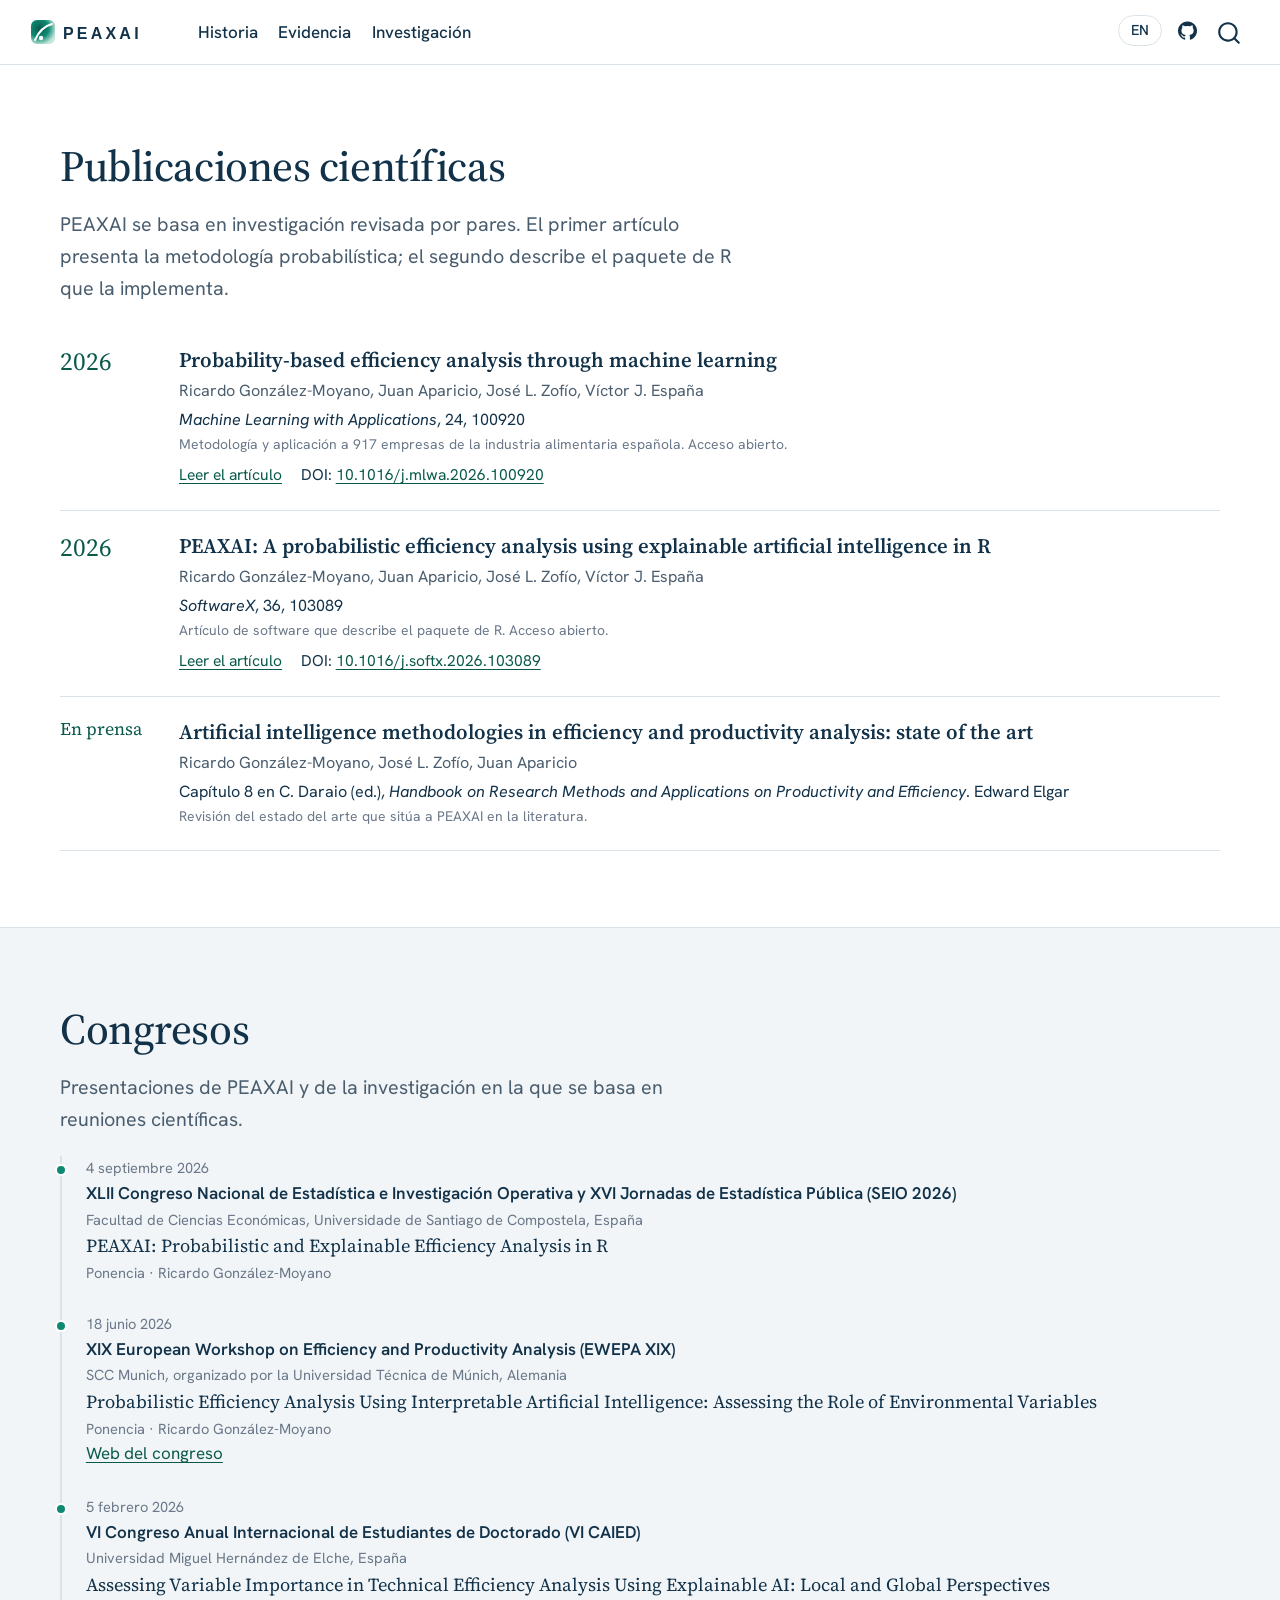
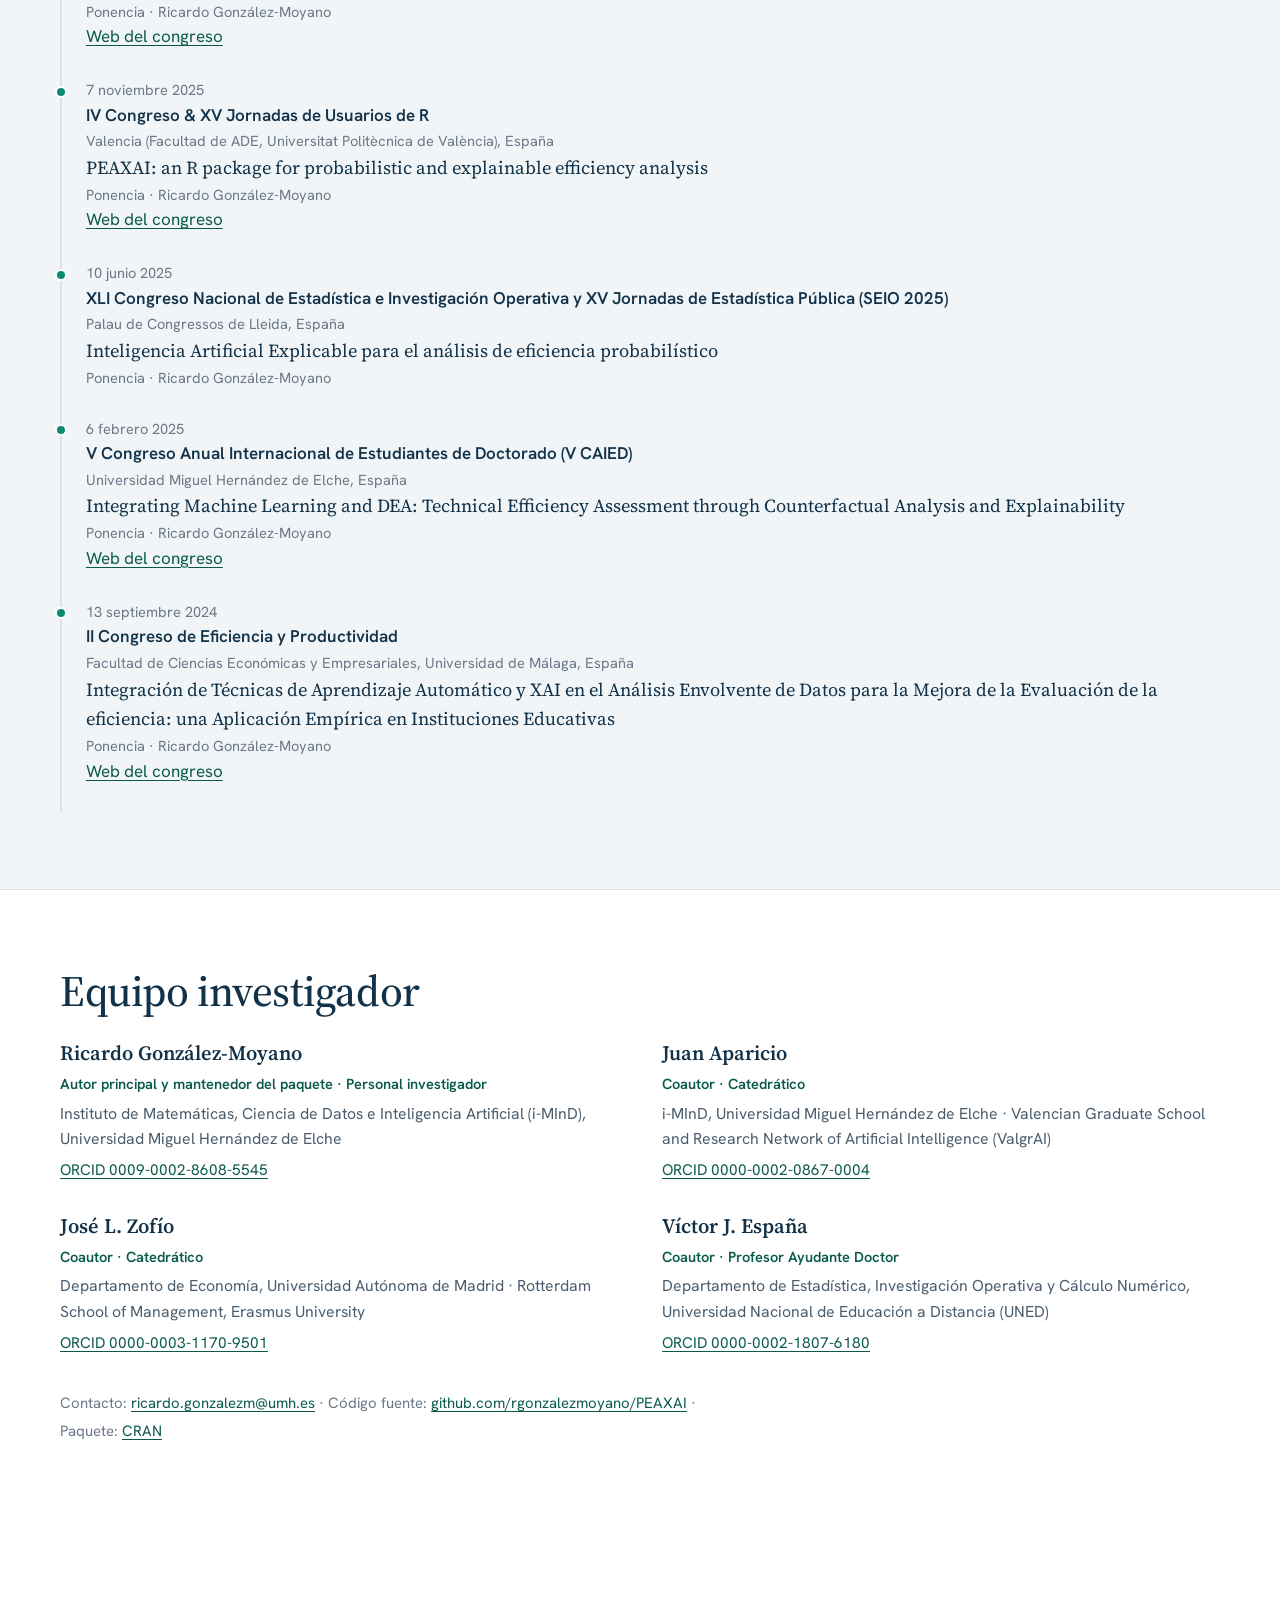
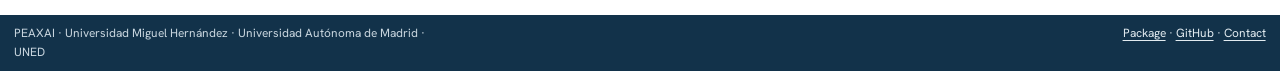
<file: docs/es/research.html>
<!DOCTYPE html>
<html xmlns="http://www.w3.org/1999/xhtml" lang="es" xml:lang="es"><head>

<meta charset="utf-8">
<meta name="generator" content="quarto-1.11.9">

<meta name="viewport" content="width=device-width, initial-scale=1.0, user-scalable=yes">

<meta name="description" content="Publicaciones científicas, presentaciones en congresos y equipo investigador de PEAXAI.">

<title>PEAXAI — Investigación, publicaciones y equipo – PEAXAI</title>
<style>
/* Default styles provided by pandoc.
** See https://pandoc.org/MANUAL.html#variables-for-html for config info.
*/
span.smallcaps{font-variant: small-caps;}
div.columns{display: flex; gap: 1.5em;}
div.column{flex: auto;}
@media screen {
div.columns{gap: min(4vw, 1.5em);}
div.column{overflow-x: auto;}
}
div.hanging-indent{margin-left: 1.5em; text-indent: -1.5em;}
ul.task-list{list-style: none;}
ul.task-list li input[type="checkbox"] {
  width: 0.8em;
  margin: 0 0.8em 0.2em -1em; /* quarto-specific, see https://github.com/quarto-dev/quarto-cli/issues/4556 */ 
  vertical-align: middle;
}
</style>


<script src="../site_libs/quarto-nav/quarto-nav.js"></script>
<script src="../site_libs/quarto-nav/headroom.min.js"></script>
<script src="../site_libs/clipboard/clipboard.min.js"></script>
<script src="../site_libs/quarto-search/autocomplete.umd.js"></script>
<script src="../site_libs/quarto-search/fuse.min.js"></script>
<script src="../site_libs/quarto-search/quarto-search.js"></script>
<meta name="quarto:offset" content="../">
<link href="../assets/img/favicon.svg" rel="icon" type="image/svg+xml">
<script src="../site_libs/quarto-html/quarto.js" type="module"></script>
<script src="../site_libs/quarto-html/tabsets/tabsets.js" type="module"></script>
<script src="../site_libs/quarto-html/scrollable-regions/scrollable-regions.js" type="module"></script>
<script src="../site_libs/quarto-html/popper.min.js"></script>
<script src="../site_libs/quarto-html/tippy.umd.min.js"></script>
<link href="../site_libs/quarto-html/tippy.css" rel="stylesheet">
<link href="../site_libs/quarto-html/quarto-syntax-highlighting-63b5708e65d6cd79cd7618c58d0c21e7.css" rel="stylesheet" id="quarto-text-highlighting-styles">
<script src="../site_libs/bootstrap/bootstrap.min.js"></script>
<link href="../site_libs/bootstrap/bootstrap-icons.css" rel="stylesheet">
<link href="../site_libs/bootstrap/bootstrap-7d87906769c89f36c2ce120416e09df9.min.css" rel="stylesheet" append-hash="true" id="quarto-bootstrap" data-mode="light">
<script id="quarto-search-options" type="application/json">{
  "location": "navbar",
  "copy-button": false,
  "collapse-after": 3,
  "panel-placement": "end",
  "type": "overlay",
  "limit": 50,
  "keyboard-shortcut": [
    "f",
    "/",
    "s"
  ],
  "show-item-context": false,
  "language": {
    "search-no-results-text": "No se han encontrado resultados",
    "search-matching-documents-text": "documentos encontrados",
    "search-copy-link-title": "Copiar el enlace en la búsqueda",
    "search-hide-matches-text": "Ocultar resultados adicionales",
    "search-more-match-text": "resultado adicional en este documento",
    "search-more-matches-text": "resultados adicionales en este documento",
    "search-clear-button-title": "Borrar",
    "search-text-placeholder": "",
    "search-detached-cancel-button-title": "Cancelar",
    "search-submit-button-title": "Enviar",
    "search-label": "Buscar"
  }
}</script>
<style>html{ scroll-behavior: smooth; }</style>
<link rel="preconnect" href="https://fonts.googleapis.com">
<link rel="preconnect" href="https://fonts.gstatic.com" crossorigin="">
<link href="https://fonts.googleapis.com/css2?family=Hanken+Grotesk:wght@400;500;600;700&amp;family=Source+Serif+4:opsz,wght@8..60,400;8..60,500;8..60,600&amp;display=swap" rel="stylesheet">


</head>

<body class="nav-fixed quarto-light"><a id="quarto-skip-link" class="visually-hidden-focusable" href="#quarto-document-content">Saltar al contenido principal</a>

<div id="quarto-search-results"></div>
  <header id="quarto-header" class="headroom fixed-top">
    <nav class="navbar navbar-expand-lg " data-bs-theme="dark" aria-label="Sitio web">
      <div class="navbar-container container-fluid">
      <div class="navbar-brand-container mx-auto">
    <a href="../index.html" class="navbar-brand navbar-brand-logo">
    <img src="../assets/img/logo.svg" alt="PEAXAI" class="navbar-logo light-content">
    <img src="../assets/img/logo.svg" alt="PEAXAI" class="navbar-logo dark-content">
    </a>
  </div>
          <button class="navbar-toggler" type="button" data-bs-toggle="collapse" data-bs-target="#navbarCollapse" aria-controls="navbarCollapse" aria-expanded="false" aria-label="Navegación de palanca" onclick="if (window.quartoToggleHeadroom) { window.quartoToggleHeadroom(); }">
  <span class="navbar-toggler-icon"></span>
</button>
          <div class="collapse navbar-collapse" id="navbarCollapse">
            <ul class="navbar-nav navbar-nav-scroll me-auto">
  <li class="nav-item">
    <a class="nav-link" href="../index.html#why-efficiency"> 
<span class="menu-text">Story</span></a>
  </li>  
  <li class="nav-item">
    <a class="nav-link" href="../index.html#evidence"> 
<span class="menu-text">Evidence</span></a>
  </li>  
  <li class="nav-item">
    <a class="nav-link" href="../research.html"> 
<span class="menu-text">Research</span></a>
  </li>  
</ul>
            <ul class="navbar-nav navbar-nav-scroll ms-auto">
  <li class="nav-item">
    <a class="nav-link" href="../es/index.html"> 
<span class="menu-text">ES</span></a>
  </li>  
  <li class="nav-item compact">
    <a class="nav-link" href="https://github.com/rgonzalezmoyano/PEAXAI"> <i class="bi bi-github" role="img" aria-label="PEAXAI on GitHub">
</i> 
<span class="menu-text"></span></a>
  </li>  
</ul>
          </div> <!-- /navcollapse -->
            <div class="quarto-navbar-tools">
</div>
            <div id="quarto-search" class="" title="Buscar"></div>
      </div> <!-- /container-fluid -->
    </nav>
</header>
<!-- content -->
<div id="quarto-content" class="quarto-container page-columns page-rows-contents page-layout-full page-navbar">
<!-- sidebar -->
<!-- margin-sidebar -->
    
<!-- main -->
<main class="content column-page" id="quarto-document-content" tabindex="-1">

<header id="title-block-header" class="quarto-title-block default">
<div class="quarto-title">
<h1 class="title">Investigación</h1>
</div>

<div>
  <div class="description">
    Publicaciones científicas, presentaciones en congresos y equipo investigador de PEAXAI.
  </div>
</div>


<div class="quarto-title-meta column-page">

    
  
    
  </div>
  


</header>


<div id="publications" class="pxa-band" style="border-top:0">
<section id="publicaciones-científicas" class="level2">
<h2 data-anchor-id="publicaciones-científicas">Publicaciones científicas</h2>
<p><span class="pxa-lede">PEAXAI se basa en investigación revisada por pares. El primer artículo presenta la metodología probabilística; el segundo describe el paquete de R que la implementa.</span></p>
<ul class="pxa-pubs"><li><div class="yr">2026</div><div><div class="t">Probability-based efficiency analysis through machine learning</div><div class="a">Ricardo González-Moyano, Juan Aparicio, José L. Zofío, Víctor J. España</div><div class="j"><em>Machine Learning with Applications</em>, 24, 100920</div><div class="status">Metodología y aplicación a 917 empresas de la industria alimentaria española. Acceso abierto.</div><div class="l"><a href="https://doi.org/10.1016/j.mlwa.2026.100920">Leer el artículo</a><span>DOI: <a href="https://doi.org/10.1016/j.mlwa.2026.100920">10.1016/j.mlwa.2026.100920</a></span></div></div></li><li><div class="yr">2026</div><div><div class="t">PEAXAI: A probabilistic efficiency analysis using explainable artificial intelligence in R</div><div class="a">Ricardo González-Moyano, Juan Aparicio, José L. Zofío, Víctor J. España</div><div class="j"><em>SoftwareX</em>, 36, 103089</div><div class="status">Artículo de software que describe el paquete de R. Acceso abierto.</div><div class="l"><a href="https://doi.org/10.1016/j.softx.2026.103089">Leer el artículo</a><span>DOI: <a href="https://doi.org/10.1016/j.softx.2026.103089">10.1016/j.softx.2026.103089</a></span></div></div></li><li><div class="yr" style="font-size:1.05rem">En prensa</div><div><div class="t">Artificial intelligence methodologies in efficiency and productivity analysis: state of the art</div><div class="a">Ricardo González-Moyano, José L. Zofío, Juan Aparicio</div><div class="j">Capítulo 8 en C. Daraio (ed.), <em>Handbook on Research Methods and Applications on Productivity and Efficiency</em>. Edward Elgar</div><div class="status">Revisión del estado del arte que sitúa a PEAXAI en la literatura.</div></div></li></ul>
</section>
</div>
<div id="conferences" class="pxa-band pxa-mist">
<section id="congresos" class="level2">
<h2 data-anchor-id="congresos">Congresos</h2>
<p><span class="pxa-lede">Presentaciones de PEAXAI y de la investigación en la que se basa en reuniones científicas.</span></p>
<ul class="pxa-timeline"><li><div class="d">4 septiembre 2026</div><div class="c">XLII Congreso Nacional de Estadística e Investigación Operativa y XVI Jornadas de Estadística Pública (SEIO 2026)</div><div class="d">Facultad de Ciencias Económicas, Universidade de Santiago de Compostela, España</div><div class="tt">PEAXAI: Probabilistic and Explainable Efficiency Analysis in R</div><div class="d">Ponencia · Ricardo González-Moyano</div></li><li><div class="d">18 junio 2026</div><div class="c">XIX European Workshop on Efficiency and Productivity Analysis (EWEPA XIX)</div><div class="d">SCC Munich, organizado por la Universidad Técnica de Múnich, Alemania</div><div class="tt">Probabilistic Efficiency Analysis Using Interpretable Artificial Intelligence: Assessing the Role of Environmental Variables</div><div class="d">Ponencia · Ricardo González-Moyano</div><div><a href="https://www.events.tum.de/frontend/index.php?sub=255">Web del congreso</a></div></li><li><div class="d">5 febrero 2026</div><div class="c">VI Congreso Anual Internacional de Estudiantes de Doctorado (VI CAIED)</div><div class="d">Universidad Miguel Hernández de Elche, España</div><div class="tt">Assessing Variable Importance in Technical Efficiency Analysis Using Explainable AI: Local and Global Perspectives</div><div class="d">Ponencia · Ricardo González-Moyano</div><div><a href="https://congresoestudiantesdoctorado.umh.es/">Web del congreso</a></div></li><li><div class="d">7 noviembre 2025</div><div class="c">IV Congreso &amp; XV Jornadas de Usuarios de R</div><div class="d">Valencia (Facultad de ADE, Universitat Politècnica de València), España</div><div class="tt">PEAXAI: an R package for probabilistic and explainable efficiency analysis</div><div class="d">Ponencia · Ricardo González-Moyano</div><div><a href="https://r-es.org/jornadas_post/Jornadas_R_valencia_2025.html">Web del congreso</a></div></li><li><div class="d">10 junio 2025</div><div class="c">XLI Congreso Nacional de Estadística e Investigación Operativa y XV Jornadas de Estadística Pública (SEIO 2025)</div><div class="d">Palau de Congressos de Lleida, España</div><div class="tt">Inteligencia Artificial Explicable para el análisis de eficiencia probabilístico</div><div class="d">Ponencia · Ricardo González-Moyano</div></li><li><div class="d">6 febrero 2025</div><div class="c">V Congreso Anual Internacional de Estudiantes de Doctorado (V CAIED)</div><div class="d">Universidad Miguel Hernández de Elche, España</div><div class="tt">Integrating Machine Learning and DEA: Technical Efficiency Assessment through Counterfactual Analysis and Explainability</div><div class="d">Ponencia · Ricardo González-Moyano</div><div><a href="https://congresoestudiantesdoctorado.umh.es/">Web del congreso</a></div></li><li><div class="d">13 septiembre 2024</div><div class="c">II Congreso de Eficiencia y Productividad</div><div class="d">Facultad de Ciencias Económicas y Empresariales, Universidad de Málaga, España</div><div class="tt">Integración de Técnicas de Aprendizaje Automático y XAI en el Análisis Envolvente de Datos para la Mejora de la Evaluación de la eficiencia: una Aplicación Empírica en Instituciones Educativas</div><div class="d">Ponencia · Ricardo González-Moyano</div><div><a href="https://theeconomics.uma.es/en/?p=6947">Web del congreso</a></div></li></ul>
</section>
</div>
<div id="team" class="pxa-band">
<section id="equipo-investigador" class="level2">
<h2 data-anchor-id="equipo-investigador">Equipo investigador</h2>
<div class="pxa-team"><div><div class="n">Ricardo González-Moyano</div><div class="r">Autor principal y mantenedor del paquete · Personal investigador</div><div class="af">Instituto de Matemáticas, Ciencia de Datos e Inteligencia Artificial (i-MInD), Universidad Miguel Hernández de Elche</div><div class="ln"><a href="https://orcid.org/0009-0002-8608-5545">ORCID 0009-0002-8608-5545</a></div></div><div><div class="n">Juan Aparicio</div><div class="r">Coautor · Catedrático</div><div class="af">i-MInD, Universidad Miguel Hernández de Elche · Valencian Graduate School and Research Network of Artificial Intelligence (ValgrAI)</div><div class="ln"><a href="https://orcid.org/0000-0002-0867-0004">ORCID 0000-0002-0867-0004</a></div></div><div><div class="n">José L. Zofío</div><div class="r">Coautor · Catedrático</div><div class="af">Departamento de Economía, Universidad Autónoma de Madrid · Rotterdam School of Management, Erasmus University</div><div class="ln"><a href="https://orcid.org/0000-0003-1170-9501">ORCID 0000-0003-1170-9501</a></div></div><div><div class="n">Víctor J. España</div><div class="r">Coautor · Profesor Ayudante Doctor</div><div class="af">Departamento de Estadística, Investigación Operativa y Cálculo Numérico, Universidad Nacional de Educación a Distancia (UNED)</div><div class="ln"><a href="https://orcid.org/0000-0002-1807-6180">ORCID 0000-0002-1807-6180</a></div></div></div>
<p><span class="pxa-note">Contacto: <a href="mailto:ricardo.gonzalezm@umh.es">ricardo.gonzalezm@umh.es</a> · Código fuente: <a href="https://github.com/rgonzalezmoyano/PEAXAI">github.com/rgonzalezmoyano/PEAXAI</a> · Paquete: <a href="https://cran.r-project.org/package=PEAXAI">CRAN</a></span></p>
</section>
</div>
<script src="../assets/vendor/plotly-cartesian.min.js"></script>
<script>window.PEAXAI_DATA = {"meta":{"generated":"2026-11-05","peaxai_version":"1.0.3","r_version":"4.5.3","thresholds":[0.75,0.85,0.95]},"toy":{"n":100,"x":[9.0703,3.3896,4.3491,6.1557,9.1739,2.8151,9.0855,9.5021,6.9472,6.662,1.5561,2.8538,2.589,7.1832,4.4569,7.9286,5.4793,7.4586,9.9272,4.4203,7.997,9.4123,2.9093,6.8651,2.13,3.405,4.475,1.1205,4.4415,8.8272,4.0631,5.3387,6.3961,5.4419,2.676,8.4464,7.0162,8.1482,1.9715,7.5134,4.7015,8.3885,6.8235,8.0464,5.9773,5.7675,8.1042,1.21,5.2951,7.5908,7.2346,5.2986,8.7509,4.9429,3.2032,1.6361,1.8952,3.8464,5.6677,6.958,4.6615,9.2159,3.6424,5.1316,3.9916,6.8578,3.3222,5.3069,7.8968,1.7582,8.8779,4.0517,8.555,4.1202,4.004,5.2872,9.0298,8.7791,4.5099,7.9959,9.6456,4.9119,7.4126,4.5999,3.9282,7.8138,2.8242,7.4001,2.0952,3.2094,2.2897,3.1567,1.5304,6.7806,8.8864,8.0102,8.1758,5.0975,4.6908,8.2978],"y":[8.1227,4.7507,2.3562,5.415,8.8892,4.5543,7.0615,8.6306,3.2486,4.671,3.242,5.0456,3.3135,7.6764,4.5716,7.6671,3.9712,7.0775,8.5582,6.1448,8.4189,8.3036,3.947,7.4945,3.3569,3.5639,5.9916,3.0295,4.3898,5.0153,4.3963,4.1974,5.5711,6.4101,4.1406,7.3735,5.3331,7.6691,2.5487,6.3489,3.8683,6.1272,7.8104,5.9827,5.7782,6.8678,7.6288,1.8432,6.299,5.5482,5.9021,5.0613,6.9365,6.5467,3.4162,3.0468,2.4743,3.071,5.8458,4.044,5.4919,6.1729,5.6677,6.7216,3.0607,5.1542,3.4941,6.0428,6.9166,3.7642,8.5239,5.5795,5.7224,4.4162,3.8449,3.6664,4.9518,8.0024,3.8907,8.4705,5.0896,5.4968,5.936,4.3581,4.5129,5.7214,3.0804,5.5656,3.0665,3.7336,3.3747,5.186,3.2605,5.0584,5.9566,6.2455,5.4811,5.6616,5.3801,5.3893],"dea_eff":[false,false,false,false,true,false,false,false,false,false,false,true,false,false,false,false,false,false,false,false,false,false,false,false,false,false,false,true,false,false,false,false,false,false,false,false,false,false,false,false,false,false,true,false,false,false,false,false,false,false,false,false,false,false,false,false,false,false,false,false,false,false,true,true,false,false,false,false,false,false,false,false,false,false,false,false,false,false,false,true,false,false,false,false,false,false,false,false,false,false,false,false,false,false,false,false,false,false,false,false],"theta":[0.8134,0.7671,0.2576,0.5397,1,0.8637,0.6229,0.8889,0.1884,0.38,0.8375,1,0.5271,0.921,0.5489,0.8326,0.3522,0.7622,0.8303,0.9765,0.9884,0.818,0.6563,0.9224,0.6582,0.464,0.9162,1,0.5156,0.3203,0.565,0.398,0.5503,0.8621,0.7757,0.7275,0.4587,0.8105,0.5684,0.6129,0.3917,0.5116,1,0.508,0.6355,0.9291,0.8072,0.9261,0.8564,0.4599,0.5492,0.5423,0.6246,0.9882,0.4536,0.6939,0.5912,0.3006,0.6871,0.2864,0.7336,0.4727,1,1,0.2874,0.4362,0.4575,0.7862,0.6882,0.9966,0.9176,0.8714,0.4348,0.5613,0.4549,0.3155,0.3071,0.8161,0.4126,1,0.3016,0.6974,0.5425,0.4919,0.6099,0.4759,0.4122,0.4747,0.55,0.5377,0.619,0.9604,0.8619,0.4233,0.4558,0.5566,0.4166,0.713,0.6988,0.3964],"phi":[1.0898,1.1511,2.6177,1.363,1,1.098,1.2544,1.03,2.4257,1.6498,1.0907,1,1.4298,1.0438,1.3659,1.0998,1.7489,1.1541,1.0387,1.012,1.0062,1.0705,1.2894,1.0453,1.2523,1.5378,1.0443,1,1.4199,1.7478,1.3569,1.6331,1.3526,1.0798,1.1686,1.1705,1.4849,1.1116,1.577,1.2914,1.6589,1.4052,1,1.4188,1.2575,1.0383,1.1154,1.7001,1.0838,1.4856,1.3625,1.3493,1.2598,1.0063,1.5576,1.1912,1.5885,1.8926,1.2088,1.9501,1.1633,1.4401,1,1,1.9325,1.5191,1.5498,1.131,1.2166,1.0019,1.0305,1.0677,1.515,1.36,1.5406,1.8606,1.7848,1.0933,1.6145,1,1.7466,1.1945,1.3716,1.456,1.3007,1.4626,1.6268,1.4617,1.3577,1.4265,1.3007,1.019,1.0754,1.5386,1.4752,1.3571,1.5571,1.183,1.1914,1.5916],"frontier":{"x":[1.1205,2.8538,3.6424,5.1316,6.8235,7.9959,9.1739],"y":[3.0295,5.0456,5.6677,6.7216,7.8104,8.4705,8.8892]},"prob":[0.0128,0.0399,0,0,0.8034,0.2122,0,0.2124,0,0,0.2123,0.8135,0.0028,0.2157,0.0001,0.0113,0,0.0006,0.0678,0.7017,0.798,0.0245,0.0072,0.2123,0.0284,0.0001,0.35,0.4614,0,0,0.0002,0,0,0.0605,0.0564,0.0002,0,0.0052,0.0057,0,0,0,0.8141,0,0,0.3022,0.0044,0.0356,0.0568,0,0,0,0,0.7507,0.0002,0.0883,0.0067,0,0.0003,0,0.0049,0,0.8263,0.8112,0,0,0.0001,0.0078,0,0.4663,0.3431,0.2124,0,0.0001,0,0,0,0.0105,0,0.8563,0,0.0013,0,0,0.0006,0,0.0004,0,0.0127,0.0006,0.0144,0.6928,0.2441,0,0,0,0,0.0015,0.002,0],"grid":{"x":[0.5,0.6,0.7,0.8,0.9,1,1.1,1.2,1.3,1.4,1.5,1.6,1.7,1.8,1.9,2,2.1,2.2,2.3,2.4,2.5,2.6,2.7,2.8,2.9,3,3.1,3.2,3.3,3.4,3.5,3.6,3.7,3.8,3.9,4,4.1,4.2,4.3,4.4,4.5,4.6,4.7,4.8,4.9,5,5.1,5.2,5.3,5.4,5.5,5.6,5.7,5.8,5.9,6,6.1,6.2,6.3,6.4,6.5,6.6,6.7,6.8,6.9,7,7.1,7.2,7.3,7.4,7.5,7.6,7.7,7.8,7.9,8,8.1,8.2,8.3,8.4,8.5,8.6,8.7,8.8,8.9,9,9.1,9.2,9.3,9.4,9.5,9.6,9.7,9.8,9.9,10,10.1,10.2,10.3,10.4,10.5],"y":[1,1.1,1.2,1.3,1.4,1.5,1.6,1.7,1.8,1.9,2,2.1,2.2,2.3,2.4,2.5,2.6,2.7,2.8,2.9,3,3.1,3.2,3.3,3.4,3.5,3.6,3.7,3.8,3.9,4,4.1,4.2,4.3,4.4,4.5,4.6,4.7,4.8,4.9,5,5.1,5.2,5.3,5.4,5.5,5.6,5.7,5.8,5.9,6,6.1,6.2,6.3,6.4,6.5,6.6,6.7,6.8,6.9,7,7.1,7.2,7.3,7.4,7.5,7.6,7.7,7.8,7.9,8,8.1,8.2,8.3,8.4,8.5,8.6,8.7,8.8,8.9,9,9.1,9.2,9.3,9.4,9.5,9.6,9.7,9.8,9.9,10],"z":[[0.1604,0.1224,0.0922,0.0687,0.0508,0.0372,0.0272,0.0197,0.0143,0.0103,0.0074,0.0054,0.0039,0.0028,0.002,0.0014,0.001,0.0007,0.0005,0.0004,0.0003,0.0002,0.0001,0.0001,0.0001,0.0001,0,0,0,0,0,0,0,0,0,0,0,0,0,0,0,0,0,0,0,0,0,0,0,0,0,0,0,0,0,0,0,0,0,0,0,0,0,0,0,0,0,0,0,0,0,0,0,0,0,0,0,0,0,0,0,0,0,0,0,0,0,0,0,0,0,0,0,0,0,0,0,0,0,0,0],[0.1698,0.1293,0.0971,0.0721,0.053,0.0386,0.028,0.0202,0.0146,0.0104,0.0075,0.0053,0.0038,0.0027,0.0019,0.0014,0.001,0.0007,0.0005,0.0004,0.0003,0.0002,0.0001,0.0001,0.0001,0.0001,0,0,0,0,0,0,0,0,0,0,0,0,0,0,0,0,0,0,0,0,0,0,0,0,0,0,0,0,0,0,0,0,0,0,0,0,0,0,0,0,0,0,0,0,0,0,0,0,0,0,0,0,0,0,0,0,0,0,0,0,0,0,0,0,0,0,0,0,0,0,0,0,0,0,0],[0.1815,0.138,0.1033,0.0764,0.0559,0.0406,0.0293,0.021,0.015,0.0107,0.0076,0.0054,0.0038,0.0027,0.0019,0.0014,0.001,0.0007,0.0005,0.0003,0.0002,0.0002,0.0001,0.0001,0.0001,0,0,0,0,0,0,0,0,0,0,0,0,0,0,0,0,0,0,0,0,0,0,0,0,0,0,0,0,0,0,0,0,0,0,0,0,0,0,0,0,0,0,0,0,0,0,0,0,0,0,0,0,0,0,0,0,0,0,0,0,0,0,0,0,0,0,0,0,0,0,0,0,0,0,0,0],[0.1957,0.1487,0.1112,0.082,0.0597,0.0432,0.031,0.0221,0.0157,0.0111,0.0078,0.0055,0.0039,0.0027,0.0019,0.0014,0.001,0.0007,0.0005,0.0003,0.0002,0.0002,0.0001,0.0001,0.0001,0,0,0,0,0,0,0,0,0,0,0,0,0,0,0,0,0,0,0,0,0,0,0,0,0,0,0,0,0,0,0,0,0,0,0,0,0,0,0,0,0,0,0,0,0,0,0,0,0,0,0,0,0,0,0,0,0,0,0,0,0,0,0,0,0,0,0,0,0,0,0,0,0,0,0,0],[0.2128,0.1619,0.1209,0.0889,0.0646,0.0465,0.0332,0.0236,0.0166,0.0117,0.0082,0.0057,0.004,0.0028,0.002,0.0014,0.001,0.0007,0.0005,0.0003,0.0002,0.0002,0.0001,0.0001,0.0001,0,0,0,0,0,0,0,0,0,0,0,0,0,0,0,0,0,0,0,0,0,0,0,0,0,0,0,0,0,0,0,0,0,0,0,0,0,0,0,0,0,0,0,0,0,0,0,0,0,0,0,0,0,0,0,0,0,0,0,0,0,0,0,0,0,0,0,0,0,0,0,0,0,0,0,0],[0.2333,0.1779,0.1329,0.0976,0.0707,0.0507,0.036,0.0255,0.0179,0.0125,0.0087,0.0061,0.0042,0.0029,0.002,0.0014,0.001,0.0007,0.0005,0.0003,0.0002,0.0002,0.0001,0.0001,0.0001,0,0,0,0,0,0,0,0,0,0,0,0,0,0,0,0,0,0,0,0,0,0,0,0,0,0,0,0,0,0,0,0,0,0,0,0,0,0,0,0,0,0,0,0,0,0,0,0,0,0,0,0,0,0,0,0,0,0,0,0,0,0,0,0,0,0,0,0,0,0,0,0,0,0,0,0],[0.2577,0.1972,0.1475,0.1084,0.0784,0.0561,0.0397,0.0279,0.0195,0.0135,0.0094,0.0065,0.0045,0.0031,0.0021,0.0015,0.001,0.0007,0.0005,0.0003,0.0002,0.0002,0.0001,0.0001,0.0001,0,0,0,0,0,0,0,0,0,0,0,0,0,0,0,0,0,0,0,0,0,0,0,0,0,0,0,0,0,0,0,0,0,0,0,0,0,0,0,0,0,0,0,0,0,0,0,0,0,0,0,0,0,0,0,0,0,0,0,0,0,0,0,0,0,0,0,0,0,0,0,0,0,0,0,0],[0.2864,0.2203,0.1654,0.1217,0.088,0.0628,0.0443,0.031,0.0215,0.0149,0.0103,0.0071,0.0048,0.0033,0.0023,0.0015,0.0011,0.0007,0.0005,0.0003,0.0002,0.0002,0.0001,0.0001,0.0001,0,0,0,0,0,0,0,0,0,0,0,0,0,0,0,0,0,0,0,0,0,0,0,0,0,0,0,0,0,0,0,0,0,0,0,0,0,0,0,0,0,0,0,0,0,0,0,0,0,0,0,0,0,0,0,0,0,0,0,0,0,0,0,0,0,0,0,0,0,0,0,0,0,0,0,0],[0.3198,0.2479,0.1871,0.138,0.0998,0.0712,0.0501,0.0349,0.0242,0.0166,0.0114,0.0078,0.0053,0.0036,0.0025,0.0017,0.0011,0.0008,0.0005,0.0004,0.0002,0.0002,0.0001,0.0001,0.0001,0,0,0,0,0,0,0,0,0,0,0,0,0,0,0,0,0,0,0,0,0,0,0,0,0,0,0,0,0,0,0,0,0,0,0,0,0,0,0,0,0,0,0,0,0,0,0,0,0,0,0,0,0,0,0,0,0,0,0,0,0,0,0,0,0,0,0,0,0,0,0,0,0,0,0,0],[0.3584,0.2806,0.2133,0.158,0.1146,0.0817,0.0574,0.0399,0.0275,0.0189,0.0129,0.0087,0.0059,0.004,0.0027,0.0018,0.0012,0.0008,0.0006,0.0004,0.0003,0.0002,0.0001,0.0001,0.0001,0,0,0,0,0,0,0,0,0,0,0,0,0,0,0,0,0,0,0,0,0,0,0,0,0,0,0,0,0,0,0,0,0,0,0,0,0,0,0,0,0,0,0,0,0,0,0,0,0,0,0,0,0,0,0,0,0,0,0,0,0,0,0,0,0,0,0,0,0,0,0,0,0,0,0,0],[0.4022,0.3188,0.2447,0.1826,0.133,0.0949,0.0667,0.0463,0.0318,0.0217,0.0148,0.01,0.0067,0.0045,0.003,0.002,0.0014,0.0009,0.0006,0.0004,0.0003,0.0002,0.0001,0.0001,0.0001,0,0,0,0,0,0,0,0,0,0,0,0,0,0,0,0,0,0,0,0,0,0,0,0,0,0,0,0,0,0,0,0,0,0,0,0,0,0,0,0,0,0,0,0,0,0,0,0,0,0,0,0,0,0,0,0,0,0,0,0,0,0,0,0,0,0,0,0,0,0,0,0,0,0,0,0],[0.4511,0.3629,0.282,0.2124,0.1557,0.1116,0.0785,0.0545,0.0374,0.0254,0.0172,0.0116,0.0077,0.0052,0.0034,0.0023,0.0015,0.001,0.0007,0.0004,0.0003,0.0002,0.0001,0.0001,0.0001,0,0,0,0,0,0,0,0,0,0,0,0,0,0,0,0,0,0,0,0,0,0,0,0,0,0,0,0,0,0,0,0,0,0,0,0,0,0,0,0,0,0,0,0,0,0,0,0,0,0,0,0,0,0,0,0,0,0,0,0,0,0,0,0,0,0,0,0,0,0,0,0,0,0,0,0],[0.5045,0.4129,0.3258,0.2485,0.1838,0.1324,0.0935,0.0649,0.0445,0.0302,0.0203,0.0136,0.0091,0.006,0.004,0.0026,0.0017,0.0012,0.0008,0.0005,0.0003,0.0002,0.0001,0.0001,0.0001,0,0,0,0,0,0,0,0,0,0,0,0,0,0,0,0,0,0,0,0,0,0,0,0,0,0,0,0,0,0,0,0,0,0,0,0,0,0,0,0,0,0,0,0,0,0,0,0,0,0,0,0,0,0,0,0,0,0,0,0,0,0,0,0,0,0,0,0,0,0,0,0,0,0,0,0],[0.5613,0.4684,0.3764,0.2915,0.2182,0.1586,0.1126,0.0783,0.0537,0.0364,0.0245,0.0163,0.0108,0.0072,0.0047,0.0031,0.002,0.0013,0.0009,0.0006,0.0004,0.0002,0.0002,0.0001,0.0001,0,0,0,0,0,0,0,0,0,0,0,0,0,0,0,0,0,0,0,0,0,0,0,0,0,0,0,0,0,0,0,0,0,0,0,0,0,0,0,0,0,0,0,0,0,0,0,0,0,0,0,0,0,0,0,0,0,0,0,0,0,0,0,0,0,0,0,0,0,0,0,0,0,0,0,0],[0.6199,0.5283,0.4334,0.342,0.26,0.1913,0.1368,0.0957,0.0657,0.0445,0.0299,0.0199,0.0131,0.0087,0.0057,0.0037,0.0024,0.0016,0.001,0.0007,0.0004,0.0003,0.0002,0.0001,0.0001,0.0001,0,0,0,0,0,0,0,0,0,0,0,0,0,0,0,0,0,0,0,0,0,0,0,0,0,0,0,0,0,0,0,0,0,0,0,0,0,0,0,0,0,0,0,0,0,0,0,0,0,0,0,0,0,0,0,0,0,0,0,0,0,0,0,0,0,0,0,0,0,0,0,0,0,0,0],[0.6783,0.5909,0.4959,0.4,0.31,0.2316,0.1676,0.1181,0.0814,0.0553,0.037,0.0246,0.0162,0.0106,0.0069,0.0045,0.0029,0.0019,0.0012,0.0008,0.0005,0.0003,0.0002,0.0001,0.0001,0.0001,0,0,0,0,0,0,0,0,0,0,0,0,0,0,0,0,0,0,0,0,0,0,0,0,0,0,0,0,0,0,0,0,0,0,0,0,0,0,0,0,0,0,0,0,0,0,0,0,0,0,0,0,0,0,0,0,0,0,0,0,0,0,0,0,0,0,0,0,0,0,0,0,0,0,0],[0.7344,0.654,0.5623,0.4647,0.3685,0.2807,0.2062,0.1469,0.102,0.0695,0.0466,0.0309,0.0204,0.0133,0.0087,0.0056,0.0036,0.0023,0.0015,0.001,0.0006,0.0004,0.0003,0.0002,0.0001,0.0001,0,0,0,0,0,0,0,0,0,0,0,0,0,0,0,0,0,0,0,0,0,0,0,0,0,0,0,0,0,0,0,0,0,0,0,0,0,0,0,0,0,0,0,0,0,0,0,0,0,0,0,0,0,0,0,0,0,0,0,0,0,0,0,0,0,0,0,0,0,0,0,0,0,0,0],[0.7863,0.7151,0.6299,0.5344,0.4349,0.3392,0.2542,0.1838,0.129,0.0884,0.0595,0.0395,0.026,0.0169,0.011,0.0071,0.0046,0.0029,0.0019,0.0012,0.0008,0.0005,0.0003,0.0002,0.0001,0.0001,0.0001,0,0,0,0,0,0,0,0,0,0,0,0,0,0,0,0,0,0,0,0,0,0,0,0,0,0,0,0,0,0,0,0,0,0,0,0,0,0,0,0,0,0,0,0,0,0,0,0,0,0,0,0,0,0,0,0,0,0,0,0,0,0,0,0,0,0,0,0,0,0,0,0,0,0],[0.8323,0.7717,0.696,0.6064,0.5076,0.4069,0.3124,0.2303,0.1641,0.1136,0.0769,0.0512,0.0337,0.0219,0.0142,0.0091,0.0058,0.0037,0.0024,0.0015,0.001,0.0006,0.0004,0.0002,0.0002,0.0001,0.0001,0,0,0,0,0,0,0,0,0,0,0,0,0,0,0,0,0,0,0,0,0,0,0,0,0,0,0,0,0,0,0,0,0,0,0,0,0,0,0,0,0,0,0,0,0,0,0,0,0,0,0,0,0,0,0,0,0,0,0,0,0,0,0,0,0,0,0,0,0,0,0,0,0,0],[0.8716,0.8221,0.7575,0.6774,0.5837,0.4823,0.3809,0.288,0.2092,0.1469,0.1004,0.0672,0.0443,0.0289,0.0186,0.012,0.0076,0.0049,0.0031,0.002,0.0012,0.0008,0.0005,0.0003,0.0002,0.0001,0.0001,0,0,0,0,0,0,0,0,0,0,0,0,0,0,0,0,0,0,0,0,0,0,0,0,0,0,0,0,0,0,0,0,0,0,0,0,0,0,0,0,0,0,0,0,0,0,0,0,0,0,0,0,0,0,0,0,0,0,0,0,0,0,0,0,0,0,0,0,0,0,0,0,0,0],[0.904,0.865,0.8123,0.7438,0.6595,0.5623,0.4586,0.3571,0.266,0.1905,0.1321,0.0892,0.0591,0.0386,0.0249,0.016,0.0102,0.0064,0.0041,0.0026,0.0016,0.001,0.0006,0.0004,0.0003,0.0002,0.0001,0.0001,0,0,0,0,0,0,0,0,0,0,0,0,0,0,0,0,0,0,0,0,0,0,0,0,0,0,0,0,0,0,0,0,0,0,0,0,0,0,0,0,0,0,0,0,0,0,0,0,0,0,0,0,0,0,0,0,0,0,0,0,0,0,0,0,0,0,0,0,0,0,0,0,0],[0.9298,0.9,0.8587,0.803,0.7309,0.6427,0.5422,0.4368,0.3356,0.2466,0.1743,0.1193,0.0797,0.0523,0.0338,0.0217,0.0138,0.0087,0.0055,0.0034,0.0022,0.0014,0.0008,0.0005,0.0003,0.0002,0.0001,0.0001,0.0001,0,0,0,0,0,0,0,0,0,0,0,0,0,0,0,0,0,0,0,0,0,0,0,0,0,0,0,0,0,0,0,0,0,0,0,0,0,0,0,0,0,0,0,0,0,0,0,0,0,0,0,0,0,0,0,0,0,0,0,0,0,0,0,0,0,0,0,0,0,0,0,0],[0.9497,0.9277,0.8965,0.8531,0.7945,0.719,0.6272,0.5239,0.417,0.3163,0.2294,0.1602,0.1084,0.0717,0.0466,0.0299,0.019,0.012,0.0075,0.0047,0.0029,0.0018,0.0011,0.0007,0.0004,0.0003,0.0002,0.0001,0.0001,0,0,0,0,0,0,0,0,0,0,0,0,0,0,0,0,0,0,0,0,0,0,0,0,0,0,0,0,0,0,0,0,0,0,0,0,0,0,0,0,0,0,0,0,0,0,0,0,0,0,0,0,0,0,0,0,0,0,0,0,0,0,0,0,0,0,0,0,0,0,0,0],[0.9646,0.9488,0.926,0.8935,0.8482,0.787,0.7083,0.6133,0.5074,0.3995,0.2994,0.2146,0.1481,0.0992,0.065,0.0419,0.0266,0.0168,0.0105,0.0066,0.0041,0.0025,0.0016,0.001,0.0006,0.0004,0.0002,0.0001,0.0001,0.0001,0,0,0,0,0,0,0,0,0,0,0,0,0,0,0,0,0,0,0,0,0,0,0,0,0,0,0,0,0,0,0,0,0,0,0,0,0,0,0,0,0,0,0,0,0,0,0,0,0,0,0,0,0,0,0,0,0,0,0,0,0,0,0,0,0,0,0,0,0,0,0],[0.9756,0.9645,0.9483,0.9248,0.8912,0.8441,0.7806,0.699,0.6011,0.4929,0.3841,0.2847,0.2018,0.1378,0.0914,0.0594,0.0379,0.024,0.015,0.0094,0.0058,0.0036,0.0022,0.0014,0.0008,0.0005,0.0003,0.0002,0.0001,0.0001,0,0,0,0,0,0,0,0,0,0,0,0,0,0,0,0,0,0,0,0,0,0,0,0,0,0,0,0,0,0,0,0,0,0,0,0,0,0,0,0,0,0,0,0,0,0,0,0,0,0,0,0,0,0,0,0,0,0,0,0,0,0,0,0,0,0,0,0,0,0,0],[0.9834,0.9758,0.9646,0.9481,0.9241,0.8895,0.841,0.7754,0.6913,0.5908,0.4806,0.3711,0.2723,0.1911,0.1292,0.085,0.0547,0.0347,0.0218,0.0136,0.0084,0.0052,0.0032,0.002,0.0012,0.0007,0.0004,0.0003,0.0002,0.0001,0.0001,0,0,0,0,0,0,0,0,0,0,0,0,0,0,0,0,0,0,0,0,0,0,0,0,0,0,0,0,0,0,0,0,0,0,0,0,0,0,0,0,0,0,0,0,0,0,0,0,0,0,0,0,0,0,0,0,0,0,0,0,0,0,0,0,0,0,0,0,0,0],[0.9889,0.9838,0.9762,0.965,0.9483,0.9239,0.8887,0.839,0.7717,0.6854,0.5826,0.4706,0.3603,0.262,0.1822,0.1221,0.0797,0.0509,0.0321,0.02,0.0124,0.0076,0.0047,0.0029,0.0017,0.0011,0.0006,0.0004,0.0002,0.0001,0.0001,0.0001,0,0,0,0,0,0,0,0,0,0,0,0,0,0,0,0,0,0,0,0,0,0,0,0,0,0,0,0,0,0,0,0,0,0,0,0,0,0,0,0,0,0,0,0,0,0,0,0,0,0,0,0,0,0,0,0,0,0,0,0,0,0,0,0,0,0,0,0,0],[0.9926,0.9893,0.9842,0.9768,0.9656,0.9489,0.9244,0.8887,0.8382,0.7695,0.6814,0.5766,0.463,0.3519,0.2539,0.1751,0.1164,0.0754,0.0478,0.0299,0.0185,0.0114,0.007,0.0043,0.0026,0.0016,0.001,0.0006,0.0004,0.0002,0.0001,0.0001,0,0,0,0,0,0,0,0,0,0,0,0,0,0,0,0,0,0,0,0,0,0,0,0,0,0,0,0,0,0,0,0,0,0,0,0,0,0,0,0,0,0,0,0,0,0,0,0,0,0,0,0,0,0,0,0,0,0,0,0,0,0,0,0,0,0,0,0,0],[0.9952,0.993,0.9897,0.9848,0.9775,0.9665,0.9499,0.9254,0.8896,0.8386,0.769,0.6794,0.573,0.4579,0.3459,0.2478,0.1697,0.112,0.072,0.0454,0.0282,0.0174,0.0106,0.0065,0.0039,0.0024,0.0014,0.0009,0.0005,0.0003,0.0002,0.0001,0.0001,0,0,0,0,0,0,0,0,0,0,0,0,0,0,0,0,0,0,0,0,0,0,0,0,0,0,0,0,0,0,0,0,0,0,0,0,0,0,0,0,0,0,0,0,0,0,0,0,0,0,0,0,0,0,0,0,0,0,0,0,0,0,0,0,0,0,0,0],[0.9969,0.9955,0.9934,0.9903,0.9855,0.9784,0.9676,0.9513,0.9271,0.8914,0.8403,0.7701,0.6796,0.5718,0.4552,0.3422,0.2438,0.1658,0.1088,0.0695,0.0436,0.0269,0.0165,0.01,0.0061,0.0037,0.0022,0.0013,0.0008,0.0005,0.0003,0.0002,0.0001,0.0001,0,0,0,0,0,0,0,0,0,0,0,0,0,0,0,0,0,0,0,0,0,0,0,0,0,0,0,0,0,0,0,0,0,0,0,0,0,0,0,0,0,0,0,0,0,0,0,0,0,0,0,0,0,0,0,0,0,0,0,0,0,0,0,0,0,0,0],[0.998,0.9971,0.9958,0.9938,0.9908,0.9863,0.9794,0.969,0.9531,0.9293,0.894,0.8432,0.773,0.682,0.5731,0.4552,0.341,0.2418,0.1636,0.1067,0.0678,0.0422,0.026,0.0158,0.0096,0.0058,0.0035,0.0021,0.0012,0.0007,0.0004,0.0003,0.0002,0.0001,0.0001,0,0,0,0,0,0,0,0,0,0,0,0,0,0,0,0,0,0,0,0,0,0,0,0,0,0,0,0,0,0,0,0,0,0,0,0,0,0,0,0,0,0,0,0,0,0,0,0,0,0,0,0,0,0,0,0,0,0,0,0,0,0,0,0,0,0],[0.9988,0.9982,0.9974,0.9961,0.9943,0.9915,0.9872,0.9806,0.9706,0.9552,0.9321,0.8975,0.8474,0.7777,0.6866,0.5769,0.4578,0.3422,0.2418,0.1629,0.1058,0.0669,0.0414,0.0254,0.0154,0.0093,0.0056,0.0033,0.002,0.0012,0.0007,0.0004,0.0003,0.0002,0.0001,0.0001,0,0,0,0,0,0,0,0,0,0,0,0,0,0,0,0,0,0,0,0,0,0,0,0,0,0,0,0,0,0,0,0,0,0,0,0,0,0,0,0,0,0,0,0,0,0,0,0,0,0,0,0,0,0,0,0,0,0,0,0,0,0,0,0,0],[0.9992,0.9989,0.9984,0.9976,0.9965,0.9947,0.9921,0.9881,0.9819,0.9723,0.9577,0.9353,0.9018,0.8527,0.784,0.6933,0.5834,0.4631,0.3459,0.2439,0.1638,0.1059,0.0667,0.0411,0.0251,0.0151,0.0091,0.0054,0.0032,0.0019,0.0011,0.0007,0.0004,0.0002,0.0001,0.0001,0.0001,0,0,0,0,0,0,0,0,0,0,0,0,0,0,0,0,0,0,0,0,0,0,0,0,0,0,0,0,0,0,0,0,0,0,0,0,0,0,0,0,0,0,0,0,0,0,0,0,0,0,0,0,0,0,0,0,0,0,0,0,0,0,0,0],[0.9995,0.9993,0.999,0.9985,0.9978,0.9968,0.9952,0.9928,0.989,0.9832,0.9742,0.9603,0.939,0.9068,0.8592,0.7919,0.7023,0.5924,0.4712,0.3521,0.2481,0.1663,0.1072,0.0672,0.0413,0.0251,0.0151,0.009,0.0054,0.0032,0.0019,0.0011,0.0007,0.0004,0.0002,0.0001,0.0001,0,0,0,0,0,0,0,0,0,0,0,0,0,0,0,0,0,0,0,0,0,0,0,0,0,0,0,0,0,0,0,0,0,0,0,0,0,0,0,0,0,0,0,0,0,0,0,0,0,0,0,0,0,0,0,0,0,0,0,0,0,0,0,0],[0.9997,0.9996,0.9994,0.9991,0.9987,0.9981,0.9971,0.9957,0.9934,0.99,0.9846,0.9762,0.9632,0.9431,0.9123,0.8667,0.8013,0.7133,0.6041,0.4821,0.361,0.2545,0.1704,0.1097,0.0685,0.042,0.0254,0.0152,0.009,0.0054,0.0032,0.0019,0.0011,0.0007,0.0004,0.0002,0.0001,0.0001,0,0,0,0,0,0,0,0,0,0,0,0,0,0,0,0,0,0,0,0,0,0,0,0,0,0,0,0,0,0,0,0,0,0,0,0,0,0,0,0,0,0,0,0,0,0,0,0,0,0,0,0,0,0,0,0,0,0,0,0,0,0,0],[0.9998,0.9997,0.9996,0.9995,0.9992,0.9989,0.9983,0.9974,0.9961,0.9941,0.9909,0.986,0.9783,0.9662,0.9473,0.9184,0.8749,0.812,0.7262,0.6182,0.4958,0.3727,0.2634,0.1764,0.1133,0.0707,0.0432,0.026,0.0155,0.0092,0.0054,0.0032,0.0019,0.0011,0.0007,0.0004,0.0002,0.0001,0.0001,0,0,0,0,0,0,0,0,0,0,0,0,0,0,0,0,0,0,0,0,0,0,0,0,0,0,0,0,0,0,0,0,0,0,0,0,0,0,0,0,0,0,0,0,0,0,0,0,0,0,0,0,0,0,0,0,0,0,0,0,0,0],[0.9999,0.9998,0.9998,0.9997,0.9995,0.9993,0.999,0.9985,0.9977,0.9966,0.9947,0.9919,0.9874,0.9803,0.9692,0.9518,0.9248,0.8838,0.8238,0.7408,0.6347,0.5123,0.3873,0.2747,0.1843,0.1184,0.0737,0.0449,0.027,0.016,0.0095,0.0056,0.0033,0.0019,0.0011,0.0007,0.0004,0.0002,0.0001,0.0001,0,0,0,0,0,0,0,0,0,0,0,0,0,0,0,0,0,0,0,0,0,0,0,0,0,0,0,0,0,0,0,0,0,0,0,0,0,0,0,0,0,0,0,0,0,0,0,0,0,0,0,0,0,0,0,0,0,0,0,0,0],[0.9999,0.9999,0.9999,0.9998,0.9997,0.9996,0.9994,0.9991,0.9987,0.998,0.997,0.9954,0.9928,0.9888,0.9824,0.9723,0.9563,0.9314,0.8932,0.8365,0.7569,0.6534,0.5316,0.4048,0.2886,0.1943,0.1249,0.0777,0.0473,0.0283,0.0168,0.0099,0.0058,0.0034,0.002,0.0012,0.0007,0.0004,0.0002,0.0001,0.0001,0,0,0,0,0,0,0,0,0,0,0,0,0,0,0,0,0,0,0,0,0,0,0,0,0,0,0,0,0,0,0,0,0,0,0,0,0,0,0,0,0,0,0,0,0,0,0,0,0,0,0,0,0,0,0,0,0,0,0,0],[1,0.9999,0.9999,0.9999,0.9998,0.9998,0.9997,0.9995,0.9993,0.9989,0.9983,0.9974,0.9959,0.9937,0.9901,0.9844,0.9753,0.9608,0.938,0.9028,0.8498,0.7743,0.674,0.5535,0.4253,0.3055,0.2066,0.1332,0.0829,0.0503,0.0301,0.0178,0.0105,0.0061,0.0036,0.0021,0.0012,0.0007,0.0004,0.0002,0.0001,0.0001,0,0,0,0,0,0,0,0,0,0,0,0,0,0,0,0,0,0,0,0,0,0,0,0,0,0,0,0,0,0,0,0,0,0,0,0,0,0,0,0,0,0,0,0,0,0,0,0,0,0,0,0,0,0,0,0,0,0,0],[1,1,1,0.9999,0.9999,0.9999,0.9998,0.9997,0.9996,0.9994,0.999,0.9985,0.9977,0.9965,0.9945,0.9913,0.9863,0.9782,0.9652,0.9446,0.9124,0.8635,0.7925,0.6963,0.578,0.4489,0.3254,0.2215,0.1433,0.0893,0.0542,0.0324,0.0191,0.0112,0.0065,0.0038,0.0022,0.0013,0.0008,0.0004,0.0003,0.0001,0.0001,0.0001,0,0,0,0,0,0,0,0,0,0,0,0,0,0,0,0,0,0,0,0,0,0,0,0,0,0,0,0,0,0,0,0,0,0,0,0,0,0,0,0,0,0,0,0,0,0,0,0,0,0,0,0,0,0,0,0,0],[1,1,1,1,0.9999,0.9999,0.9999,0.9998,0.9998,0.9996,0.9995,0.9992,0.9988,0.9981,0.997,0.9953,0.9925,0.9881,0.9809,0.9694,0.951,0.922,0.8772,0.8112,0.7199,0.6047,0.4754,0.3485,0.2392,0.1556,0.0972,0.059,0.0352,0.0208,0.0121,0.0071,0.0041,0.0024,0.0014,0.0008,0.0005,0.0003,0.0002,0.0001,0.0001,0,0,0,0,0,0,0,0,0,0,0,0,0,0,0,0,0,0,0,0,0,0,0,0,0,0,0,0,0,0,0,0,0,0,0,0,0,0,0,0,0,0,0,0,0,0,0,0,0,0,0,0,0,0,0,0],[1,1,1,1,1,1,0.9999,0.9999,0.9999,0.9998,0.9997,0.9996,0.9993,0.9989,0.9984,0.9974,0.996,0.9936,0.9897,0.9835,0.9734,0.9571,0.9312,0.8907,0.83,0.7443,0.6332,0.5048,0.3749,0.26,0.1703,0.1068,0.065,0.0388,0.0228,0.0133,0.0078,0.0045,0.0026,0.0015,0.0009,0.0005,0.0003,0.0002,0.0001,0.0001,0,0,0,0,0,0,0,0,0,0,0,0,0,0,0,0,0,0,0,0,0,0,0,0,0,0,0,0,0,0,0,0,0,0,0,0,0,0,0,0,0,0,0,0,0,0,0,0,0,0,0,0,0,0,0],[1,1,1,1,1,1,1,0.9999,0.9999,0.9999,0.9998,0.9998,0.9996,0.9994,0.9991,0.9986,0.9978,0.9966,0.9945,0.9912,0.9858,0.9771,0.9628,0.9399,0.9038,0.8486,0.7691,0.6632,0.5369,0.4047,0.2843,0.1879,0.1185,0.0723,0.0431,0.0254,0.0148,0.0086,0.005,0.0029,0.0017,0.001,0.0006,0.0003,0.0002,0.0001,0.0001,0,0,0,0,0,0,0,0,0,0,0,0,0,0,0,0,0,0,0,0,0,0,0,0,0,0,0,0,0,0,0,0,0,0,0,0,0,0,0,0,0,0,0,0,0,0,0,0,0,0,0,0,0,0],[1,1,1,1,1,1,1,1,1,0.9999,0.9999,0.9999,0.9998,0.9997,0.9995,0.9993,0.9989,0.9982,0.9971,0.9954,0.9926,0.988,0.9804,0.9681,0.9481,0.9161,0.8667,0.7938,0.6941,0.5712,0.4378,0.3121,0.2086,0.1325,0.0811,0.0485,0.0286,0.0167,0.0097,0.0056,0.0032,0.0019,0.0011,0.0006,0.0004,0.0002,0.0001,0.0001,0,0,0,0,0,0,0,0,0,0,0,0,0,0,0,0,0,0,0,0,0,0,0,0,0,0,0,0,0,0,0,0,0,0,0,0,0,0,0,0,0,0,0,0,0,0,0,0,0,0,0,0,0],[1,1,1,1,1,1,1,1,1,1,1,0.9999,0.9999,0.9998,0.9997,0.9996,0.9994,0.9991,0.9985,0.9976,0.9962,0.9938,0.9899,0.9834,0.9729,0.9556,0.9277,0.8839,0.818,0.7253,0.6072,0.474,0.3437,0.2329,0.1493,0.0919,0.0551,0.0325,0.019,0.011,0.0064,0.0037,0.0021,0.0012,0.0007,0.0004,0.0002,0.0001,0.0001,0,0,0,0,0,0,0,0,0,0,0,0,0,0,0,0,0,0,0,0,0,0,0,0,0,0,0,0,0,0,0,0,0,0,0,0,0,0,0,0,0,0,0,0,0,0,0,0,0,0,0,0],[1,1,1,1,1,1,1,1,1,1,1,1,0.9999,0.9999,0.9999,0.9998,0.9997,0.9995,0.9992,0.9988,0.998,0.9968,0.9948,0.9915,0.9861,0.9771,0.9623,0.9383,0.8999,0.8411,0.7563,0.6443,0.5131,0.3792,0.261,0.1693,0.105,0.0632,0.0373,0.0218,0.0126,0.0073,0.0042,0.0024,0.0014,0.0008,0.0005,0.0003,0.0002,0.0001,0.0001,0,0,0,0,0,0,0,0,0,0,0,0,0,0,0,0,0,0,0,0,0,0,0,0,0,0,0,0,0,0,0,0,0,0,0,0,0,0,0,0,0,0,0,0,0,0,0,0,0,0],[1,1,1,1,1,1,1,1,1,1,1,1,1,1,0.9999,0.9999,0.9998,0.9997,0.9996,0.9994,0.999,0.9984,0.9974,0.9957,0.993,0.9884,0.9809,0.9684,0.9478,0.9147,0.8629,0.7863,0.6818,0.5543,0.4185,0.2934,0.193,0.1209,0.0732,0.0434,0.0253,0.0147,0.0085,0.0049,0.0028,0.0016,0.001,0.0006,0.0003,0.0002,0.0001,0.0001,0,0,0,0,0,0,0,0,0,0,0,0,0,0,0,0,0,0,0,0,0,0,0,0,0,0,0,0,0,0,0,0,0,0,0,0,0,0,0,0,0,0,0,0,0,0,0,0,0],[1,1,1,1,1,1,1,1,1,1,1,1,1,1,1,0.9999,0.9999,0.9999,0.9998,0.9997,0.9995,0.9992,0.9987,0.9979,0.9965,0.9942,0.9905,0.9842,0.9737,0.9563,0.928,0.883,0.8149,0.719,0.597,0.4611,0.3302,0.2209,0.14,0.0854,0.0508,0.0298,0.0173,0.01,0.0058,0.0033,0.0019,0.0011,0.0007,0.0004,0.0002,0.0001,0.0001,0,0,0,0,0,0,0,0,0,0,0,0,0,0,0,0,0,0,0,0,0,0,0,0,0,0,0,0,0,0,0,0,0,0,0,0,0,0,0,0,0,0,0,0,0,0,0,0],[1,1,1,1,1,1,1,1,1,1,1,1,1,1,1,1,1,0.9999,0.9999,0.9998,0.9997,0.9996,0.9993,0.9989,0.9983,0.9972,0.9953,0.9922,0.987,0.9783,0.9637,0.9398,0.9012,0.8415,0.7549,0.6404,0.5066,0.3714,0.2533,0.1629,0.1003,0.06,0.0353,0.0206,0.0119,0.0069,0.004,0.0023,0.0013,0.0008,0.0005,0.0003,0.0002,0.0001,0.0001,0,0,0,0,0,0,0,0,0,0,0,0,0,0,0,0,0,0,0,0,0,0,0,0,0,0,0,0,0,0,0,0,0,0,0,0,0,0,0,0,0,0,0,0,0,0],[1,1,1,1,1,1,1,1,1,1,1,1,1,1,1,1,1,1,0.9999,0.9999,0.9999,0.9998,0.9997,0.9995,0.9991,0.9986,0.9977,0.9962,0.9937,0.9894,0.9822,0.9701,0.9501,0.9174,0.8659,0.789,0.6834,0.5542,0.4167,0.2907,0.1902,0.1185,0.0715,0.0423,0.0247,0.0143,0.0083,0.0048,0.0028,0.0016,0.0009,0.0006,0.0003,0.0002,0.0001,0.0001,0,0,0,0,0,0,0,0,0,0,0,0,0,0,0,0,0,0,0,0,0,0,0,0,0,0,0,0,0,0,0,0,0,0,0,0,0,0,0,0,0,0,0,0,0],[1,1,1,1,1,1,1,1,1,1,1,1,1,1,1,1,1,1,1,1,0.9999,0.9999,0.9998,0.9997,0.9996,0.9993,0.9989,0.9981,0.9969,0.9949,0.9914,0.9855,0.9756,0.959,0.9317,0.8878,0.8206,0.7251,0.6028,0.4656,0.3331,0.2224,0.1407,0.0857,0.051,0.0299,0.0174,0.0101,0.0058,0.0034,0.002,0.0012,0.0007,0.0004,0.0002,0.0001,0.0001,0.0001,0,0,0,0,0,0,0,0,0,0,0,0,0,0,0,0,0,0,0,0,0,0,0,0,0,0,0,0,0,0,0,0,0,0,0,0,0,0,0,0,0,0,0],[1,1,1,1,1,1,1,1,1,1,1,1,1,1,1,1,1,1,1,1,1,0.9999,0.9999,0.9999,0.9998,0.9997,0.9995,0.9991,0.9985,0.9975,0.9959,0.9931,0.9883,0.9802,0.9666,0.944,0.9071,0.8494,0.7646,0.6512,0.5172,0.3804,0.2601,0.1675,0.1033,0.062,0.0365,0.0213,0.0124,0.0072,0.0042,0.0024,0.0014,0.0008,0.0005,0.0003,0.0002,0.0001,0.0001,0,0,0,0,0,0,0,0,0,0,0,0,0,0,0,0,0,0,0,0,0,0,0,0,0,0,0,0,0,0,0,0,0,0,0,0,0,0,0,0,0,0],[1,1,1,1,1,1,1,1,1,1,1,1,1,1,1,1,1,1,1,1,1,1,1,0.9999,0.9999,0.9998,0.9997,0.9996,0.9993,0.9988,0.998,0.9967,0.9944,0.9906,0.9841,0.973,0.9544,0.9238,0.875,0.8011,0.6983,0.5704,0.4321,0.3035,0.1997,0.1251,0.0758,0.045,0.0264,0.0154,0.009,0.0052,0.0031,0.0018,0.0011,0.0006,0.0004,0.0002,0.0001,0.0001,0.0001,0,0,0,0,0,0,0,0,0,0,0,0,0,0,0,0,0,0,0,0,0,0,0,0,0,0,0,0,0,0,0,0,0,0,0,0,0,0,0,0],[1,1,1,1,1,1,1,1,1,1,1,1,1,1,1,1,1,1,1,1,1,1,1,1,1,0.9999,0.9999,0.9998,0.9997,0.9994,0.9991,0.9984,0.9974,0.9956,0.9925,0.9873,0.9783,0.9632,0.9381,0.8973,0.8342,0.7429,0.6237,0.4872,0.3525,0.2378,0.1518,0.0932,0.0558,0.033,0.0193,0.0113,0.0066,0.0039,0.0023,0.0014,0.0008,0.0005,0.0003,0.0002,0.0001,0.0001,0,0,0,0,0,0,0,0,0,0,0,0,0,0,0,0,0,0,0,0,0,0,0,0,0,0,0,0,0,0,0,0,0,0,0,0,0,0,0],[1,1,1,1,1,1,1,1,1,1,1,1,1,1,1,1,1,1,1,1,1,1,1,1,1,1,0.9999,0.9999,0.9998,0.9997,0.9996,0.9993,0.9988,0.9979,0.9965,0.994,0.9898,0.9827,0.9705,0.9501,0.9165,0.8634,0.7841,0.6757,0.5444,0.4066,0.2822,0.1842,0.1149,0.0696,0.0414,0.0244,0.0144,0.0084,0.005,0.0029,0.0017,0.001,0.0006,0.0004,0.0002,0.0001,0.0001,0.0001,0,0,0,0,0,0,0,0,0,0,0,0,0,0,0,0,0,0,0,0,0,0,0,0,0,0,0,0,0,0,0,0,0,0,0,0,0],[1,1,1,1,1,1,1,1,1,1,1,1,1,1,1,1,1,1,1,1,1,1,1,1,1,1,1,1,0.9999,0.9999,0.9998,0.9997,0.9994,0.999,0.9984,0.9972,0.9953,0.992,0.9863,0.9765,0.9601,0.9328,0.8887,0.8212,0.725,0.6022,0.465,0.333,0.2231,0.142,0.0873,0.0525,0.0312,0.0184,0.0109,0.0064,0.0038,0.0023,0.0014,0.0008,0.0005,0.0003,0.0002,0.0001,0.0001,0,0,0,0,0,0,0,0,0,0,0,0,0,0,0,0,0,0,0,0,0,0,0,0,0,0,0,0,0,0,0,0,0,0,0,0],[1,1,1,1,1,1,1,1,1,1,1,1,1,1,1,1,1,1,1,1,1,1,1,1,1,1,1,1,1,0.9999,0.9999,0.9998,0.9997,0.9995,0.9992,0.9987,0.9978,0.9963,0.9937,0.9891,0.9814,0.9683,0.9463,0.9103,0.8538,0.7705,0.6587,0.5261,0.3898,0.2691,0.1754,0.1097,0.0668,0.04,0.0238,0.0142,0.0084,0.005,0.003,0.0018,0.0011,0.0007,0.0004,0.0003,0.0002,0.0001,0.0001,0,0,0,0,0,0,0,0,0,0,0,0,0,0,0,0,0,0,0,0,0,0,0,0,0,0,0,0,0,0,0,0,0,0],[1,1,1,1,1,1,1,1,1,1,1,1,1,1,1,1,1,1,1,1,1,1,1,1,1,1,1,1,1,1,1,0.9999,0.9999,0.9998,0.9996,0.9994,0.999,0.9983,0.9971,0.995,0.9915,0.9854,0.975,0.9574,0.9284,0.8819,0.8113,0.7123,0.5879,0.4515,0.3223,0.216,0.1379,0.0853,0.0517,0.0311,0.0186,0.0111,0.0067,0.004,0.0024,0.0015,0.0009,0.0006,0.0004,0.0002,0.0001,0.0001,0.0001,0,0,0,0,0,0,0,0,0,0,0,0,0,0,0,0,0,0,0,0,0,0,0,0,0,0,0,0,0,0,0,0],[1,1,1,1,1,1,1,1,1,1,1,1,1,1,1,1,1,1,1,1,1,1,1,1,1,1,1,1,1,1,1,1,0.9999,0.9999,0.9998,0.9997,0.9995,0.9992,0.9987,0.9977,0.9961,0.9933,0.9885,0.9803,0.9665,0.9433,0.9057,0.847,0.7617,0.6486,0.5163,0.3822,0.2644,0.1732,0.1092,0.0671,0.0407,0.0246,0.0148,0.0089,0.0054,0.0033,0.002,0.0013,0.0008,0.0005,0.0003,0.0002,0.0001,0.0001,0.0001,0,0,0,0,0,0,0,0,0,0,0,0,0,0,0,0,0,0,0,0,0,0,0,0,0,0,0,0,0,0],[1,1,1,1,1,1,1,1,1,1,1,1,1,1,1,1,1,1,1,1,1,1,1,1,1,1,1,1,1,1,1,1,1,1,0.9999,0.9999,0.9998,0.9996,0.9994,0.9989,0.9982,0.9969,0.9948,0.991,0.9846,0.9737,0.9554,0.9254,0.8776,0.8057,0.706,0.5822,0.4476,0.3209,0.2165,0.1397,0.0874,0.0537,0.0327,0.0199,0.0121,0.0074,0.0045,0.0028,0.0018,0.0011,0.0007,0.0004,0.0003,0.0002,0.0001,0.0001,0.0001,0,0,0,0,0,0,0,0,0,0,0,0,0,0,0,0,0,0,0,0,0,0,0,0,0,0,0,0],[1,1,1,1,1,1,1,1,1,1,1,1,1,1,1,1,1,1,1,1,1,1,1,1,1,1,1,1,1,1,1,1,1,1,1,0.9999,0.9999,0.9998,0.9997,0.9995,0.9992,0.9986,0.9976,0.9959,0.993,0.988,0.9795,0.9652,0.9414,0.9031,0.8439,0.7586,0.6466,0.5164,0.3847,0.2687,0.1781,0.1139,0.0711,0.0439,0.0269,0.0165,0.0102,0.0063,0.0039,0.0025,0.0016,0.001,0.0006,0.0004,0.0003,0.0002,0.0001,0.0001,0.0001,0,0,0,0,0,0,0,0,0,0,0,0,0,0,0,0,0,0,0,0,0,0,0,0,0,0],[1,1,1,1,1,1,1,1,1,1,1,1,1,1,1,1,1,1,1,1,1,1,1,1,1,1,1,1,1,1,1,1,1,1,1,1,1,0.9999,0.9999,0.9998,0.9996,0.9994,0.9989,0.9981,0.9968,0.9946,0.9907,0.9841,0.973,0.9544,0.9241,0.8764,0.8052,0.7073,0.5861,0.4544,0.3296,0.2258,0.148,0.0943,0.0591,0.0367,0.0227,0.0141,0.0088,0.0055,0.0035,0.0022,0.0014,0.0009,0.0006,0.0004,0.0003,0.0002,0.0001,0.0001,0.0001,0,0,0,0,0,0,0,0,0,0,0,0,0,0,0,0,0,0,0,0,0,0,0,0],[1,1,1,1,1,1,1,1,1,1,1,1,1,1,1,1,1,1,1,1,1,1,1,1,1,1,1,1,1,1,1,1,1,1,1,1,1,1,0.9999,0.9999,0.9998,0.9997,0.9995,0.9992,0.9986,0.9975,0.9958,0.9928,0.9877,0.9791,0.9647,0.941,0.9032,0.8453,0.7624,0.6539,0.5275,0.3986,0.2832,0.1915,0.1249,0.0797,0.0502,0.0315,0.0198,0.0125,0.0079,0.005,0.0032,0.0021,0.0014,0.0009,0.0006,0.0004,0.0003,0.0002,0.0001,0.0001,0.0001,0.0001,0,0,0,0,0,0,0,0,0,0,0,0,0,0,0,0,0,0,0,0,0],[1,1,1,1,1,1,1,1,1,1,1,1,1,1,1,1,1,1,1,1,1,1,1,1,1,1,1,1,1,1,1,1,1,1,1,1,1,1,1,1,0.9999,0.9999,0.9998,0.9996,0.9993,0.9989,0.9981,0.9967,0.9944,0.9905,0.9839,0.9729,0.9546,0.925,0.8789,0.8106,0.717,0.6009,0.4734,0.3503,0.2454,0.1648,0.1075,0.069,0.0439,0.0279,0.0177,0.0114,0.0073,0.0048,0.0031,0.0021,0.0014,0.0009,0.0006,0.0004,0.0003,0.0002,0.0002,0.0001,0.0001,0.0001,0,0,0,0,0,0,0,0,0,0,0,0,0,0,0,0,0,0,0],[1,1,1,1,1,1,1,1,1,1,1,1,1,1,1,1,1,1,1,1,1,1,1,1,1,1,1,1,1,1,1,1,1,1,1,1,1,1,1,1,1,0.9999,0.9999,0.9998,0.9997,0.9995,0.9991,0.9985,0.9975,0.9957,0.9927,0.9877,0.9792,0.9652,0.9424,0.9064,0.8517,0.7736,0.6713,0.5509,0.4255,0.3102,0.2155,0.1445,0.0948,0.0614,0.0395,0.0255,0.0165,0.0107,0.007,0.0047,0.0031,0.0021,0.0014,0.001,0.0007,0.0005,0.0004,0.0003,0.0002,0.0001,0.0001,0.0001,0.0001,0.0001,0,0,0,0,0,0,0,0,0,0,0,0,0,0,0],[1,1,1,1,1,1,1,1,1,1,1,1,1,1,1,1,1,1,1,1,1,1,1,1,1,1,1,1,1,1,1,1,1,1,1,1,1,1,1,1,1,1,0.9999,0.9999,0.9999,0.9998,0.9996,0.9993,0.9989,0.9981,0.9967,0.9944,0.9906,0.9842,0.9735,0.9562,0.9284,0.8855,0.8224,0.7359,0.6274,0.5059,0.385,0.2781,0.1928,0.1298,0.0858,0.0562,0.0368,0.0241,0.0158,0.0105,0.007,0.0047,0.0032,0.0022,0.0016,0.0011,0.0008,0.0006,0.0004,0.0003,0.0002,0.0002,0.0001,0.0001,0.0001,0.0001,0.0001,0,0,0,0,0,0,0,0,0,0,0,0],[1,1,1,1,1,1,1,1,1,1,1,1,1,1,1,1,1,1,1,1,1,1,1,1,1,1,1,1,1,1,1,1,1,1,1,1,1,1,1,1,1,1,1,1,0.9999,0.9999,0.9998,0.9997,0.9995,0.9991,0.9985,0.9975,0.9957,0.9928,0.988,0.98,0.9668,0.9457,0.9128,0.8632,0.7925,0.6993,0.5874,0.4673,0.3524,0.2537,0.1763,0.1196,0.08,0.0532,0.0354,0.0236,0.0158,0.0107,0.0073,0.005,0.0035,0.0025,0.0018,0.0013,0.0009,0.0007,0.0005,0.0004,0.0003,0.0002,0.0002,0.0002,0.0001,0.0001,0.0001,0.0001,0.0001,0.0001,0,0,0,0,0,0,0],[1,1,1,1,1,1,1,1,1,1,1,1,1,1,1,1,1,1,1,1,1,1,1,1,1,1,1,1,1,1,1,1,1,1,1,1,1,1,1,1,1,1,1,1,1,0.9999,0.9999,0.9999,0.9998,0.9996,0.9993,0.9988,0.9981,0.9967,0.9945,0.9909,0.9849,0.975,0.9592,0.9343,0.8961,0.8403,0.7635,0.6658,0.553,0.4362,0.3277,0.2364,0.1654,0.1135,0.0771,0.0521,0.0353,0.024,0.0164,0.0113,0.0079,0.0056,0.004,0.0029,0.0021,0.0015,0.0012,0.0009,0.0007,0.0005,0.0004,0.0003,0.0003,0.0002,0.0002,0.0002,0.0001,0.0001,0.0001,0.0001,0.0001,0.0001,0.0001,0.0001,0.0001],[1,1,1,1,1,1,1,1,1,1,1,1,1,1,1,1,1,1,1,1,1,1,1,1,1,1,1,1,1,1,1,1,1,1,1,1,1,1,1,1,1,1,1,1,1,1,1,0.9999,0.9999,0.9998,0.9997,0.9995,0.9991,0.9985,0.9975,0.9959,0.9931,0.9886,0.9813,0.9696,0.9509,0.9222,0.8793,0.8183,0.737,0.637,0.5254,0.413,0.3108,0.2256,0.1597,0.1112,0.0768,0.0529,0.0365,0.0254,0.0177,0.0125,0.0089,0.0064,0.0047,0.0035,0.0026,0.002,0.0015,0.0012,0.0009,0.0007,0.0006,0.0005,0.0004,0.0003,0.0003,0.0003,0.0002,0.0002,0.0002,0.0002,0.0002,0.0001,0.0001],[1,1,1,1,1,1,1,1,1,1,1,1,1,1,1,1,1,1,1,1,1,1,1,1,1,1,1,1,1,1,1,1,1,1,1,1,1,1,1,1,1,1,1,1,1,1,1,1,0.9999,0.9999,0.9999,0.9998,0.9996,0.9993,0.9989,0.9981,0.9969,0.9948,0.9915,0.9861,0.9774,0.9637,0.9424,0.9102,0.8633,0.7985,0.7146,0.6144,0.5055,0.398,0.3014,0.2212,0.1589,0.1126,0.0792,0.0557,0.0393,0.0279,0.0199,0.0144,0.0105,0.0077,0.0058,0.0044,0.0033,0.0026,0.002,0.0016,0.0013,0.0011,0.0009,0.0007,0.0006,0.0005,0.0005,0.0004,0.0004,0.0003,0.0003,0.0003,0.0003],[1,1,1,1,1,1,1,1,1,1,1,1,1,1,1,1,1,1,1,1,1,1,1,1,1,1,1,1,1,1,1,1,1,1,1,1,1,1,1,1,1,1,1,1,1,1,1,1,1,1,0.9999,0.9999,0.9998,0.9997,0.9995,0.9991,0.9986,0.9976,0.9961,0.9936,0.9897,0.9833,0.9733,0.9577,0.934,0.8989,0.8492,0.7821,0.6976,0.599,0.4939,0.3914,0.2996,0.2231,0.1631,0.1178,0.0847,0.0609,0.0439,0.0319,0.0233,0.0172,0.0129,0.0097,0.0074,0.0058,0.0045,0.0036,0.0029,0.0023,0.0019,0.0016,0.0014,0.0012,0.001,0.0009,0.0008,0.0007,0.0007,0.0006,0.0006],[1,1,1,1,1,1,1,1,1,1,1,1,1,1,1,1,1,1,1,1,1,1,1,1,1,1,1,1,1,1,1,1,1,1,1,1,1,1,1,1,1,1,1,1,1,1,1,1,1,1,1,0.9999,0.9999,0.9998,0.9998,0.9996,0.9993,0.9989,0.9982,0.9971,0.9953,0.9923,0.9877,0.9805,0.9692,0.952,0.9264,0.8894,0.838,0.7705,0.6871,0.5916,0.4909,0.3932,0.3055,0.2317,0.1728,0.1276,0.0939,0.0691,0.051,0.0379,0.0284,0.0215,0.0165,0.0127,0.01,0.0079,0.0063,0.0051,0.0042,0.0035,0.003,0.0026,0.0022,0.0019,0.0017,0.0016,0.0014,0.0013,0.0012],[1,1,1,1,1,1,1,1,1,1,1,1,1,1,1,1,1,1,1,1,1,1,1,1,1,1,1,1,1,1,1,1,1,1,1,1,1,1,1,1,1,1,1,1,1,1,1,1,1,1,1,1,1,0.9999,0.9999,0.9998,0.9997,0.9995,0.9992,0.9986,0.9978,0.9965,0.9943,0.991,0.9858,0.9777,0.9654,0.947,0.9202,0.8823,0.8308,0.7644,0.6838,0.5926,0.497,0.4039,0.3195,0.2475,0.1888,0.1428,0.1077,0.0812,0.0615,0.0468,0.036,0.0279,0.0219,0.0173,0.0139,0.0113,0.0092,0.0077,0.0065,0.0055,0.0048,0.0042,0.0037,0.0033,0.003,0.0028,0.0026],[1,1,1,1,1,1,1,1,1,1,1,1,1,1,1,1,1,1,1,1,1,1,1,1,1,1,1,1,1,1,1,1,1,1,1,1,1,1,1,1,1,1,1,1,1,1,1,1,1,1,1,1,1,1,0.9999,0.9999,0.9999,0.9998,0.9996,0.9994,0.999,0.9984,0.9974,0.9958,0.9934,0.9897,0.9839,0.9752,0.9622,0.9432,0.9159,0.8782,0.8281,0.7644,0.6881,0.6023,0.5122,0.4239,0.3425,0.2715,0.2125,0.1649,0.1276,0.0988,0.0767,0.06,0.0472,0.0375,0.0301,0.0245,0.0201,0.0167,0.014,0.0119,0.0103,0.009,0.0079,0.0071,0.0064,0.0059,0.0054],[1,1,1,1,1,1,1,1,1,1,1,1,1,1,1,1,1,1,1,1,1,1,1,1,1,1,1,1,1,1,1,1,1,1,1,1,1,1,1,1,1,1,1,1,1,1,1,1,1,1,1,1,1,1,1,1,0.9999,0.9999,0.9998,0.9997,0.9995,0.9992,0.9988,0.9981,0.9969,0.9952,0.9925,0.9885,0.9824,0.9733,0.9599,0.9408,0.9141,0.8778,0.8302,0.7707,0.7,0.6206,0.5368,0.4534,0.3751,0.3052,0.2453,0.1957,0.1557,0.1238,0.0988,0.0793,0.0641,0.0522,0.043,0.0357,0.03,0.0255,0.022,0.0191,0.0168,0.015,0.0135,0.0123,0.0114],[1,1,1,1,1,1,1,1,1,1,1,1,1,1,1,1,1,1,1,1,1,1,1,1,1,1,1,1,1,1,1,1,1,1,1,1,1,1,1,1,1,1,1,1,1,1,1,1,1,1,1,1,1,1,1,1,1,0.9999,0.9999,0.9999,0.9998,0.9996,0.9994,0.9991,0.9986,0.9978,0.9965,0.9946,0.9918,0.9875,0.9812,0.972,0.9588,0.9403,0.9149,0.881,0.8373,0.7831,0.7191,0.6471,0.5703,0.4927,0.4182,0.3497,0.2893,0.2376,0.1945,0.1592,0.1307,0.1077,0.0894,0.0748,0.0631,0.0537,0.0462,0.0402,0.0354,0.0315,0.0283,0.0257,0.0237],[1,1,1,1,1,1,1,1,1,1,1,1,1,1,1,1,1,1,1,1,1,1,1,1,1,1,1,1,1,1,1,1,1,1,1,1,1,1,1,1,1,1,1,1,1,1,1,1,1,1,1,1,1,1,1,1,1,1,1,0.9999,0.9999,0.9998,0.9997,0.9996,0.9993,0.9989,0.9984,0.9975,0.9961,0.9941,0.9912,0.9868,0.9806,0.9716,0.959,0.9417,0.9183,0.8877,0.8487,0.8009,0.7444,0.6808,0.6121,0.5414,0.4718,0.406,0.346,0.293,0.2472,0.2084,0.176,0.1493,0.1273,0.1092,0.0945,0.0825,0.0727,0.0647,0.0582,0.0528,0.0485],[1,1,1,1,1,1,1,1,1,1,1,1,1,1,1,1,1,1,1,1,1,1,1,1,1,1,1,1,1,1,1,1,1,1,1,1,1,1,1,1,1,1,1,1,1,1,1,1,1,1,1,1,1,1,1,1,1,1,1,1,0.9999,0.9999,0.9999,0.9998,0.9997,0.9995,0.9992,0.9988,0.9982,0.9972,0.9958,0.9938,0.9908,0.9866,0.9805,0.9721,0.9605,0.9448,0.9241,0.8973,0.8637,0.8228,0.7747,0.7201,0.6606,0.5982,0.5352,0.474,0.4163,0.3635,0.3163,0.2749,0.2392,0.2087,0.1829,0.1613,0.1432,0.1281,0.1156,0.1052,0.0966],[1,1,1,1,1,1,1,1,1,1,1,1,1,1,1,1,1,1,1,1,1,1,1,1,1,1,1,1,1,1,1,1,1,1,1,1,1,1,1,1,1,1,1,1,1,1,1,1,1,1,1,1,1,1,1,1,1,1,1,1,1,1,0.9999,0.9999,0.9998,0.9997,0.9996,0.9994,0.9991,0.9987,0.998,0.997,0.9956,0.9936,0.9908,0.9867,0.9811,0.9735,0.9632,0.9495,0.9318,0.9092,0.8812,0.8475,0.8078,0.7628,0.7132,0.6604,0.606,0.5515,0.4987,0.4487,0.4025,0.3606,0.3232,0.2903,0.2616,0.2369,0.2158,0.1978,0.1826],[1,1,1,1,1,1,1,1,1,1,1,1,1,1,1,1,1,1,1,1,1,1,1,1,1,1,1,1,1,1,1,1,1,1,1,1,1,1,1,1,1,1,1,1,1,1,1,1,1,1,1,1,1,1,1,1,1,1,1,1,1,1,1,0.9999,0.9999,0.9999,0.9998,0.9997,0.9996,0.9994,0.999,0.9986,0.9979,0.9969,0.9956,0.9937,0.991,0.9873,0.9823,0.9756,0.9668,0.9553,0.9407,0.9223,0.8999,0.8731,0.8418,0.8062,0.7668,0.7243,0.6798,0.6343,0.589,0.5449,0.5029,0.4636,0.4275,0.3948,0.3656,0.3397,0.3172],[1,1,1,1,1,1,1,1,1,1,1,1,1,1,1,1,1,1,1,1,1,1,1,1,1,1,1,1,1,1,1,1,1,1,1,1,1,1,1,1,1,1,1,1,1,1,1,1,1,1,1,1,1,1,1,1,1,1,1,1,1,1,1,1,1,0.9999,0.9999,0.9999,0.9998,0.9997,0.9995,0.9993,0.999,0.9985,0.9979,0.9969,0.9957,0.9939,0.9915,0.9882,0.9839,0.9783,0.971,0.9617,0.9501,0.9358,0.9185,0.8981,0.8744,0.8476,0.8178,0.7856,0.7514,0.716,0.6801,0.6444,0.6097,0.5764,0.5451,0.5161,0.4897],[1,1,1,1,1,1,1,1,1,1,1,1,1,1,1,1,1,1,1,1,1,1,1,1,1,1,1,1,1,1,1,1,1,1,1,1,1,1,1,1,1,1,1,1,1,1,1,1,1,1,1,1,1,1,1,1,1,1,1,1,1,1,1,1,1,1,1,0.9999,0.9999,0.9998,0.9998,0.9997,0.9995,0.9993,0.9989,0.9985,0.9979,0.997,0.9959,0.9943,0.9922,0.9894,0.9859,0.9813,0.9755,0.9683,0.9594,0.9486,0.9358,0.9209,0.9038,0.8846,0.8633,0.8403,0.8158,0.7903,0.7642,0.7379,0.7121,0.6869,0.663],[1,1,1,1,1,1,1,1,1,1,1,1,1,1,1,1,1,1,1,1,1,1,1,1,1,1,1,1,1,1,1,1,1,1,1,1,1,1,1,1,1,1,1,1,1,1,1,1,1,1,1,1,1,1,1,1,1,1,1,1,1,1,1,1,1,1,1,1,0.9999,0.9999,0.9999,0.9998,0.9997,0.9996,0.9995,0.9993,0.9989,0.9985,0.998,0.9972,0.9962,0.9948,0.9931,0.9908,0.988,0.9844,0.9799,0.9745,0.968,0.9602,0.9511,0.9407,0.9289,0.9157,0.9013,0.8858,0.8694,0.8523,0.8349,0.8173,0.8],[1,1,1,1,1,1,1,1,1,1,1,1,1,1,1,1,1,1,1,1,1,1,1,1,1,1,1,1,1,1,1,1,1,1,1,1,1,1,1,1,1,1,1,1,1,1,1,1,1,1,1,1,1,1,1,1,1,1,1,1,1,1,1,1,1,1,1,1,1,1,0.9999,0.9999,0.9999,0.9998,0.9997,0.9996,0.9995,0.9993,0.999,0.9986,0.9981,0.9974,0.9966,0.9955,0.9941,0.9923,0.9901,0.9874,0.9841,0.9801,0.9755,0.9701,0.9639,0.9569,0.949,0.9405,0.9312,0.9213,0.911,0.9003,0.8895],[1,1,1,1,1,1,1,1,1,1,1,1,1,1,1,1,1,1,1,1,1,1,1,1,1,1,1,1,1,1,1,1,1,1,1,1,1,1,1,1,1,1,1,1,1,1,1,1,1,1,1,1,1,1,1,1,1,1,1,1,1,1,1,1,1,1,1,1,1,1,1,1,0.9999,0.9999,0.9999,0.9998,0.9997,0.9996,0.9995,0.9993,0.999,0.9987,0.9983,0.9977,0.997,0.9961,0.995,0.9937,0.992,0.99,0.9877,0.9849,0.9818,0.9781,0.974,0.9695,0.9645,0.9592,0.9535,0.9475,0.9413],[1,1,1,1,1,1,1,1,1,1,1,1,1,1,1,1,1,1,1,1,1,1,1,1,1,1,1,1,1,1,1,1,1,1,1,1,1,1,1,1,1,1,1,1,1,1,1,1,1,1,1,1,1,1,1,1,1,1,1,1,1,1,1,1,1,1,1,1,1,1,1,1,1,0.9999,0.9999,0.9999,0.9999,0.9998,0.9997,0.9996,0.9995,0.9993,0.9991,0.9988,0.9985,0.998,0.9975,0.9968,0.996,0.995,0.9938,0.9924,0.9907,0.9889,0.9868,0.9844,0.9818,0.979,0.9759,0.9727,0.9693],[1,1,1,1,1,1,1,1,1,1,1,1,1,1,1,1,1,1,1,1,1,1,1,1,1,1,1,1,1,1,1,1,1,1,1,1,1,1,1,1,1,1,1,1,1,1,1,1,1,1,1,1,1,1,1,1,1,1,1,1,1,1,1,1,1,1,1,1,1,1,1,1,1,1,1,0.9999,0.9999,0.9999,0.9999,0.9998,0.9997,0.9997,0.9995,0.9994,0.9992,0.999,0.9987,0.9984,0.9979,0.9974,0.9968,0.9961,0.9953,0.9943,0.9932,0.992,0.9906,0.9891,0.9875,0.9858,0.984],[1,1,1,1,1,1,1,1,1,1,1,1,1,1,1,1,1,1,1,1,1,1,1,1,1,1,1,1,1,1,1,1,1,1,1,1,1,1,1,1,1,1,1,1,1,1,1,1,1,1,1,1,1,1,1,1,1,1,1,1,1,1,1,1,1,1,1,1,1,1,1,1,1,1,1,1,1,0.9999,0.9999,0.9999,0.9999,0.9998,0.9998,0.9997,0.9996,0.9995,0.9993,0.9991,0.9989,0.9987,0.9983,0.998,0.9975,0.997,0.9965,0.9958,0.9951,0.9943,0.9935,0.9925,0.9916],[1,1,1,1,1,1,1,1,1,1,1,1,1,1,1,1,1,1,1,1,1,1,1,1,1,1,1,1,1,1,1,1,1,1,1,1,1,1,1,1,1,1,1,1,1,1,1,1,1,1,1,1,1,1,1,1,1,1,1,1,1,1,1,1,1,1,1,1,1,1,1,1,1,1,1,1,1,1,1,0.9999,0.9999,0.9999,0.9999,0.9998,0.9998,0.9997,0.9996,0.9995,0.9994,0.9993,0.9991,0.9989,0.9987,0.9984,0.9981,0.9978,0.9974,0.997,0.9965,0.996,0.9955],[1,1,1,1,1,1,1,1,1,1,1,1,1,1,1,1,1,1,1,1,1,1,1,1,1,1,1,1,1,1,1,1,1,1,1,1,1,1,1,1,1,1,1,1,1,1,1,1,1,1,1,1,1,1,1,1,1,1,1,1,1,1,1,1,1,1,1,1,1,1,1,1,1,1,1,1,1,1,1,1,1,0.9999,0.9999,0.9999,0.9999,0.9998,0.9998,0.9998,0.9997,0.9996,0.9995,0.9994,0.9993,0.9992,0.999,0.9988,0.9986,0.9984,0.9981,0.9979,0.9976],[1,1,1,1,1,1,1,1,1,1,1,1,1,1,1,1,1,1,1,1,1,1,1,1,1,1,1,1,1,1,1,1,1,1,1,1,1,1,1,1,1,1,1,1,1,1,1,1,1,1,1,1,1,1,1,1,1,1,1,1,1,1,1,1,1,1,1,1,1,1,1,1,1,1,1,1,1,1,1,1,1,1,1,0.9999,0.9999,0.9999,0.9999,0.9999,0.9998,0.9998,0.9997,0.9997,0.9996,0.9995,0.9995,0.9994,0.9992,0.9991,0.999,0.9988,0.9987]]},"model":{"method":"SVM (radial kernel)","imbalance":"0.3","sigma":0.1,"C":100,"balanced_accuracy":0.96,"roc_auc":0.99,"recall":1,"specificity":0.91},"importance":{"x1":0.485712185616169,"y":0.514287814383831},"directions":{"inputs":[5.68688233427936,0],"outputs":[0,5.33676075880484],"shap":[2.76218804792481,2.74463102653514]},"cf":{"inputs":{"0.75":{"x":[7.46936,2.56759,1.16592,3.39548,9.17387,2.33719,5.70124,8.56691,1.21743,2.47331,1.15818,2.85377,1.15657,6.67552,2.35722,6.65997,1.69759,5.72545,8.38947,4.37642,7.99701,7.82753,1.6726,6.37648,1.13525,1.29284,4.16519,1.12051,2.14988,2.88889,2.15717,1.9376,3.59974,4.74866,1.87633,6.1832,3.28975,6.66322,1.1359,4.66216,1.59205,4.35205,6.82354,4.15303,3.87552,5.41149,6.59619,1.1304,4.59184,3.56947,4.043,2.9459,5.51352,4.94287,1.15496,1.15863,1.13919,1.14073,3.96669,1.77372,3.49567,4.41544,3.64243,5.13159,1.12668,3.06214,1.22712,4.23551,5.4839,1.4875,8.30882,3.61079,3.80067,2.17958,1.56832,1.3914,2.81068,7.24473,1.6148,7.99589,2.98114,3.50212,4.0892,2.1144,2.28967,3.79937,1.15305,3.59243,1.14027,1.45722,1.13583,3.10229,1.13251,2.94227,4.11733,4.51674,3.48163,3.71961,3.35041,3.36223],"y":[8.12267,4.75066,2.35621,5.41495,8.88923,4.55425,7.06148,8.63064,3.24859,4.67102,3.24205,5.04559,3.31345,7.67643,4.57156,7.66714,3.97117,7.07748,8.55815,6.14478,8.41894,8.30359,3.94702,7.49449,3.3569,3.56386,5.99161,3.02952,4.38978,5.01532,4.39626,4.19743,5.57114,6.41005,4.14061,7.37347,5.33308,7.66908,2.54874,6.34893,3.86834,6.12721,7.81038,5.98272,5.77822,6.86779,7.62883,1.84323,6.29901,5.54815,5.90208,5.06129,6.93648,6.54665,3.4162,3.04678,2.47434,3.07101,5.84582,4.04403,5.49188,6.17286,5.66771,6.72163,3.06066,5.15418,3.49411,6.04282,6.91659,3.76423,8.52393,5.57951,5.72242,4.41617,3.84491,3.66642,4.95179,8.00238,3.8907,8.47047,5.08956,5.4968,5.93602,4.35809,4.51295,5.72144,3.08036,5.56558,3.06648,3.73363,3.37475,5.18602,3.2605,5.05837,5.95662,6.24547,5.48114,5.66165,5.38014,5.38929],"beta":[0.20528,0.1054,0.40816,0.35393,0,0.06128,0.43395,0.11991,0.73469,0.5371,0.05102,0,0.18367,0.0651,0.26924,0.16267,0.48491,0.22223,0.19717,0.00563,0,0.20321,0.15857,0.06265,0.12755,0.27083,0.03973,0,0.29384,0.76144,0.24439,0.43611,0.35856,0.08889,0.10253,0.29019,0.47782,0.19041,0.10714,0.3656,0.3987,0.51757,0,0.49923,0.2695,0.04565,0.19336,0.0102,0.09017,0.51564,0.40924,0.30167,0.41511,0,0.26263,0.06122,0.09694,0.34694,0.21811,0.66476,0.14948,0.61553,0,0,0.36735,0.4867,0.26863,0.13738,0.30939,0.03471,0.07297,0.05653,0.60962,0.24883,0.31231,0.49953,0.79744,0.19674,0.37122,0,0.85454,0.18077,0.42614,0.31871,0.2101,0.51475,0.21429,0.48824,0.12245,0.22467,0.14796,0.00697,0.05102,0.49217,0.61151,0.44795,0.6019,0.17668,0.17187,0.63287],"prob":[0.75,0.75,0.09917,0.75,0.75,0.75,0.75,0.75,0.54896,0.75,0.60491,0.75,0.66759,0.75,0.75,0.75,0.75,0.75,0.75,0.75,0.75,0.75,0.75,0.75,0.72171,0.75,0.75,0.46135,0.75,0.75,0.75,0.75,0.75,0.75,0.75,0.75,0.75,0.75,0.16421,0.75,0.75,0.75,0.75,0.75,0.75,0.75,0.75,0.04758,0.75,0.75,0.75,0.75,0.75,0.75,0.75,0.43578,0.13885,0.47473,0.75,0.75,0.75,0.75,0.75,0.75,0.48081,0.75,0.75,0.75,0.75,0.75,0.75,0.75,0.75,0.75,0.75,0.75,0.75,0.75,0.75,0.75,0.75,0.75,0.75,0.75,0.75,0.75,0.46963,0.75,0.4714,0.75,0.73478,0.75,0.64627,0.75,0.75,0.75,0.75,0.75,0.75,0.75]},"0.85":{"x":[7.321,2.44012,1.16592,3.27562,9.04338,2.20699,5.58346,8.36835,1.21743,2.34476,1.15818,2.80265,1.15657,6.54612,2.22726,6.53084,1.55792,5.60752,8.20169,4.26129,7.90069,7.6666,1.5325,6.25178,1.13525,1.14531,4.04945,1.12051,2.01722,2.76478,2.02459,1.80184,3.48125,4.63398,1.73961,6.06097,3.1691,6.53402,1.1359,4.54745,1.45051,4.23686,6.76967,4.03725,3.75857,5.29538,6.46815,1.1304,4.47707,3.4508,3.9268,2.82234,5.39691,4.82881,1.1341,1.15863,1.13919,1.14073,3.85017,1.63534,3.37651,4.30039,3.60995,5.08146,1.12668,2.93963,1.13371,4.12,5.36744,1.34398,8.12556,3.49238,3.68334,2.04733,1.42633,1.24594,2.6858,7.10284,1.47368,7.99589,2.85789,3.383,3.9732,1.98124,2.15885,3.68203,1.15305,3.4739,1.14027,1.3131,1.13583,2.98012,1.13251,2.81867,4.00143,4.40188,3.36238,3.60184,3.23021,3.24213],"y":[8.12267,4.75066,2.35621,5.41495,8.88923,4.55425,7.06148,8.63064,3.24859,4.67102,3.24205,5.04559,3.31345,7.67643,4.57156,7.66714,3.97117,7.07748,8.55815,6.14478,8.41894,8.30359,3.94702,7.49449,3.3569,3.56386,5.99161,3.02952,4.38978,5.01532,4.39626,4.19743,5.57114,6.41005,4.14061,7.37347,5.33308,7.66908,2.54874,6.34893,3.86834,6.12721,7.81038,5.98272,5.77822,6.86779,7.62883,1.84323,6.29901,5.54815,5.90208,5.06129,6.93648,6.54665,3.4162,3.04678,2.47434,3.07101,5.84582,4.04403,5.49188,6.17286,5.66771,6.72163,3.06066,5.15418,3.49411,6.04282,6.91659,3.76423,8.52393,5.57951,5.72242,4.41617,3.84491,3.66642,4.95179,8.00238,3.8907,8.47047,5.08956,5.4968,5.93602,4.35809,4.51295,5.72144,3.08036,5.56558,3.06648,3.73363,3.37475,5.18602,3.2605,5.05837,5.95662,6.24547,5.48114,5.66165,5.38014,5.38929],"beta":[0.2243,0.12174,0.40816,0.36929,0.01673,0.07798,0.44905,0.14537,0.73469,0.55358,0.05102,0.00656,0.18367,0.08169,0.2859,0.17922,0.50282,0.23735,0.22125,0.02039,0.01235,0.22385,0.17654,0.07864,0.12755,0.28975,0.05457,0,0.31085,0.77735,0.26139,0.45351,0.37375,0.10359,0.12006,0.30587,0.49329,0.20697,0.10714,0.38031,0.41685,0.53234,0.00691,0.51407,0.2845,0.06053,0.20978,0.0102,0.10489,0.53085,0.42414,0.31751,0.43006,0.01463,0.26531,0.06122,0.09694,0.34694,0.23305,0.6825,0.16476,0.63029,0.00416,0.00643,0.36735,0.50241,0.28061,0.15219,0.32432,0.05312,0.09647,0.07171,0.62466,0.26579,0.33052,0.51818,0.81345,0.21493,0.38932,0,0.87035,0.19605,0.44102,0.33578,0.22687,0.52979,0.21429,0.50343,0.12245,0.24315,0.14796,0.02264,0.05102,0.50802,0.62638,0.46268,0.6172,0.19178,0.18728,0.64827],"prob":[0.85,0.85,0.09917,0.85,0.85,0.85,0.85,0.85,0.54896,0.85,0.60491,0.85,0.66759,0.85,0.85,0.85,0.85,0.85,0.85,0.85,0.85,0.85,0.85,0.85,0.72171,0.85,0.85,0.46135,0.85,0.85,0.85,0.85,0.85,0.85,0.85,0.85,0.85,0.85,0.16421,0.85,0.85,0.85,0.85,0.85,0.85,0.85,0.85,0.04758,0.85,0.85,0.85,0.85,0.85,0.85,0.7663,0.43578,0.13885,0.47473,0.85,0.85,0.85,0.85,0.85,0.85,0.48081,0.85,0.81742,0.85,0.85,0.85,0.85,0.85,0.85,0.85,0.85,0.85,0.85,0.85,0.85,0.85,0.85,0.85,0.85,0.85,0.85,0.85,0.46963,0.85,0.4714,0.85,0.73478,0.85,0.64627,0.85,0.85,0.85,0.85,0.85,0.85,0.85]},"0.95":{"x":[7.04893,2.19209,1.16592,3.04388,8.61201,1.95313,5.36052,8.02032,1.21743,2.09442,1.15818,2.5625,1.15657,6.30458,1.97393,6.28975,1.28405,5.38429,7.86935,4.04045,7.59281,7.37479,1.25773,6.01786,1.13525,1.13696,3.82705,1.12051,1.75815,2.52389,1.76573,1.53626,3.25256,4.41471,1.47202,5.83101,2.93564,6.29285,1.1359,4.32795,1.17266,4.01587,6.521,3.81473,3.53332,5.07486,6.22881,1.1304,4.25733,3.22167,3.70331,2.58259,5.17566,4.60974,1.1341,1.15863,1.13919,1.14073,3.62591,1.36422,3.14631,4.07979,3.38293,4.86196,1.12668,2.70213,1.13371,3.89817,5.14642,1.12158,7.79984,3.26381,3.45723,1.7891,1.14757,1.1888,2.44325,6.84112,1.19672,7.69331,2.61886,3.15289,3.75014,1.72112,1.90371,3.4559,1.15305,3.24509,1.14027,1.14032,1.13583,2.74339,1.13251,2.57882,3.77861,4.18182,3.13196,3.37472,2.99777,3.00987],"y":[8.12267,4.75066,2.35621,5.41495,8.88923,4.55425,7.06148,8.63064,3.24859,4.67102,3.24205,5.04559,3.31345,7.67643,4.57156,7.66714,3.97117,7.07748,8.55815,6.14478,8.41894,8.30359,3.94702,7.49449,3.3569,3.56386,5.99161,3.02952,4.38978,5.01532,4.39626,4.19743,5.57114,6.41005,4.14061,7.37347,5.33308,7.66908,2.54874,6.34893,3.86834,6.12721,7.81038,5.98272,5.77822,6.86779,7.62883,1.84323,6.29901,5.54815,5.90208,5.06129,6.93648,6.54665,3.4162,3.04678,2.47434,3.07101,5.84582,4.04403,5.49188,6.17286,5.66771,6.72163,3.06066,5.15418,3.49411,6.04282,6.91659,3.76423,8.52393,5.57951,5.72242,4.41617,3.84491,3.66642,4.95179,8.00238,3.8907,8.47047,5.08956,5.4968,5.93602,4.35809,4.51295,5.72144,3.08036,5.56558,3.06648,3.73363,3.37475,5.18602,3.2605,5.05837,5.95662,6.24547,5.48114,5.66165,5.38014,5.38929],"beta":[0.25919,0.15355,0.40816,0.39901,0.07204,0.11053,0.47763,0.19,0.73469,0.58568,0.05102,0.03735,0.18367,0.11266,0.31838,0.21014,0.53793,0.26597,0.26386,0.04871,0.05183,0.26126,0.21177,0.10863,0.12755,0.29082,0.08309,0,0.34407,0.80824,0.29458,0.48757,0.40308,0.13171,0.15437,0.33535,0.52323,0.2379,0.10714,0.40845,0.45248,0.56068,0.03879,0.5426,0.31338,0.08881,0.24047,0.0102,0.13306,0.56023,0.4528,0.34826,0.45843,0.04272,0.26531,0.06122,0.09694,0.34694,0.26181,0.71726,0.19428,0.65857,0.03327,0.03457,0.36735,0.53286,0.28061,0.18063,0.35267,0.08163,0.13823,0.10102,0.65365,0.2989,0.36626,0.52551,0.84455,0.24849,0.42483,0.0388,0.901,0.22555,0.46962,0.36914,0.25959,0.55879,0.21429,0.53277,0.12245,0.26531,0.14796,0.05299,0.05102,0.53877,0.65495,0.4909,0.64674,0.2209,0.21708,0.67805],"prob":[0.95,0.95,0.09917,0.95,0.95,0.95,0.95,0.95,0.54896,0.95,0.60491,0.95,0.66759,0.95,0.95,0.95,0.95,0.95,0.95,0.95,0.95,0.95,0.95,0.95,0.72171,0.85448,0.95,0.46135,0.95,0.95,0.95,0.95,0.95,0.95,0.95,0.95,0.95,0.95,0.16421,0.95,0.95,0.95,0.95,0.95,0.95,0.95,0.95,0.04758,0.95,0.95,0.95,0.95,0.95,0.95,0.7663,0.43578,0.13885,0.47473,0.95,0.95,0.95,0.95,0.95,0.95,0.48081,0.95,0.81742,0.95,0.95,0.93662,0.95,0.95,0.95,0.95,0.95,0.87876,0.95,0.95,0.95,0.95,0.95,0.95,0.95,0.95,0.95,0.95,0.46963,0.95,0.4714,0.92266,0.73478,0.95,0.64627,0.95,0.95,0.95,0.95,0.95,0.95,0.95]}},"outputs":{"0.75":{"x":[9.07027,3.38958,4.34912,6.15568,9.17387,2.81514,9.08551,9.50208,6.94718,6.66203,1.55608,2.85377,2.58901,7.18321,4.45693,7.92857,5.47929,7.45857,9.92715,4.42032,7.99701,9.41235,2.90928,6.86506,2.13,3.40499,4.47503,1.12051,4.44149,8.82722,4.06314,5.33872,6.39609,5.44187,2.67596,8.44636,7.0162,8.14816,1.97149,7.5134,4.70147,8.38852,6.82354,8.04639,5.97733,5.76748,8.10421,1.20998,5.29507,7.59082,7.23458,5.29858,8.75089,4.94287,3.20318,1.63611,1.8952,3.84645,5.66771,6.95805,4.66147,9.21588,3.64243,5.13159,3.99155,6.85783,3.32215,5.30691,7.8968,1.75822,8.87789,4.05166,8.55496,4.12015,4.00397,5.28716,9.02979,8.77906,4.50991,7.99589,9.64556,4.91194,7.41263,4.59995,3.92817,7.81378,2.82423,7.40009,2.09523,3.2094,2.28974,3.15666,1.53041,6.78059,8.88642,8.01023,8.17578,5.09747,4.69076,8.29783],"y":[8.81468,5.4104,6.12509,7.35603,8.88923,4.95543,8.81975,8.86937,7.83556,7.66837,3.83278,5.04559,4.76863,7.96856,6.20265,8.35208,6.91349,8.117,8.87647,6.17637,8.41894,8.86065,5.03179,7.78812,4.37203,5.42228,6.21562,3.3785,6.19157,8.72984,5.91688,6.8185,7.50662,6.8883,4.84105,8.58181,7.87498,8.4534,4.2286,8.14565,6.37675,8.55775,7.81038,8.40715,7.24188,7.10516,8.43358,3.47573,6.78881,8.18557,7.99683,6.7912,8.70164,6.54665,5.26547,3.91154,4.15818,5.75658,7.03929,7.84179,6.34844,8.86187,5.66771,6.72163,5.86418,7.78391,5.35825,6.79687,8.33696,4.02929,8.74815,5.90845,8.62588,5.95869,5.87334,6.78343,8.80108,8.71213,6.24058,8.47047,8.86961,6.52458,8.09277,6.30478,5.81731,8.29691,4.96284,8.08612,4.34089,5.27035,4.51301,5.22894,3.80724,7.73871,8.75121,8.39042,8.46575,6.65334,6.36917,8.5192],"beta":[0.08873,0.0846,0.48326,0.24889,0,0.05144,0.22545,0.03061,0.58816,0.38433,0.07575,0,0.18659,0.03746,0.20915,0.08783,0.37728,0.13329,0.04082,0.00405,0,0.07143,0.13909,0.03765,0.13017,0.23829,0.02872,0.04475,0.23103,0.47629,0.19498,0.33609,0.24818,0.06132,0.08981,0.15494,0.32593,0.10057,0.2154,0.23038,0.32164,0.31165,0,0.31087,0.18768,0.03044,0.10319,0.20933,0.0628,0.33818,0.2686,0.22182,0.22634,0,0.23712,0.11088,0.21591,0.34435,0.15303,0.48697,0.10983,0.3448,0,0,0.35948,0.3372,0.23903,0.09669,0.18213,0.03399,0.02875,0.04218,0.37229,0.19779,0.26009,0.39968,0.49357,0.09101,0.30131,0,0.48469,0.13179,0.27655,0.24961,0.16725,0.33024,0.24138,0.32319,0.16341,0.19704,0.14595,0.0055,0.07011,0.34369,0.35833,0.27503,0.3827,0.12716,0.12682,0.40133],"prob":[0.75,0.75,0.75,0.75,0.75,0.75,0.75,0.62649,0.75,0.75,0.75,0.75,0.75,0.75,0.75,0.75,0.75,0.75,0.44813,0.75,0.75,0.65507,0.75,0.75,0.75,0.75,0.75,0.75,0.75,0.75,0.75,0.75,0.75,0.75,0.75,0.75,0.75,0.75,0.75,0.75,0.75,0.75,0.75,0.75,0.75,0.75,0.75,0.75,0.75,0.75,0.75,0.75,0.75,0.75,0.75,0.75,0.75,0.75,0.75,0.75,0.75,0.75,0.75,0.75,0.75,0.75,0.75,0.75,0.75,0.75,0.75,0.75,0.75,0.75,0.75,0.75,0.75,0.75,0.75,0.75,0.55808,0.75,0.75,0.75,0.75,0.75,0.75,0.75,0.75,0.75,0.75,0.75,0.75,0.75,0.75,0.75,0.75,0.75,0.75,0.75]},"0.85":{"x":[9.07027,3.38958,4.34912,6.15568,9.17387,2.81514,9.08551,9.50208,6.94718,6.66203,1.55608,2.85377,2.58901,7.18321,4.45693,7.92857,5.47929,7.45857,9.92715,4.42032,7.99701,9.41235,2.90928,6.86506,2.13,3.40499,4.47503,1.12051,4.44149,8.82722,4.06314,5.33872,6.39609,5.44187,2.67596,8.44636,7.0162,8.14816,1.97149,7.5134,4.70147,8.38852,6.82354,8.04639,5.97733,5.76748,8.10421,1.20998,5.29507,7.59082,7.23458,5.29858,8.75089,4.94287,3.20318,1.63611,1.8952,3.84645,5.66771,6.95805,4.66147,9.21588,3.64243,5.13159,3.99155,6.85783,3.32215,5.30691,7.8968,1.75822,8.87789,4.05166,8.55496,4.12015,4.00397,5.28716,9.02979,8.77906,4.50991,7.99589,9.64556,4.91194,7.41263,4.59995,3.92817,7.81378,2.82423,7.40009,2.09523,3.2094,2.28974,3.15666,1.53041,6.78059,8.88642,8.01023,8.17578,5.09747,4.69076,8.29783],"y":[8.87868,5.5018,6.20776,7.43382,8.88923,5.05555,8.85203,8.86937,7.91387,7.74637,3.96942,5.08629,4.87321,8.04722,6.28469,8.43228,6.99187,8.19615,8.87647,6.25861,8.46463,8.86065,5.13025,7.86632,4.48805,5.51349,6.29755,3.53824,6.2737,8.81265,6.00155,6.89716,7.58444,6.96675,4.94384,8.66342,7.95338,8.53416,4.34948,8.22491,6.45753,8.63918,7.84206,8.48763,7.31972,7.18314,8.51422,3.63002,6.86757,8.26499,8.07556,6.86995,8.78419,6.62595,5.35934,4.04474,4.28159,5.84307,7.11739,7.92011,6.42942,8.87857,5.69195,6.75605,5.94942,7.86211,5.4505,6.8756,8.41707,4.15765,8.83113,5.99321,8.7078,6.04293,5.95848,6.86221,8.81141,8.79478,6.32232,8.47047,8.86961,6.60449,8.17183,6.38605,5.90308,8.37682,5.0628,8.16515,4.45792,5.36414,4.62463,5.32347,3.94503,7.81682,8.83422,8.47081,8.54658,6.73263,6.45001,8.60037],"beta":[0.09694,0.09631,0.49386,0.25887,0,0.06428,0.22959,0.03061,0.5982,0.39433,0.09327,0.00522,0.2,0.04754,0.21966,0.09811,0.38733,0.14344,0.04082,0.0146,0.00586,0.07143,0.15172,0.04768,0.14504,0.24999,0.03923,0.06523,0.24156,0.48691,0.20584,0.34617,0.25815,0.07138,0.10299,0.1654,0.33599,0.11092,0.2309,0.24055,0.332,0.3221,0.00406,0.32119,0.19766,0.04044,0.11353,0.22911,0.0729,0.34836,0.27869,0.23192,0.23692,0.01017,0.24916,0.12796,0.23173,0.35545,0.16305,0.49701,0.12022,0.34694,0.00311,0.00441,0.37041,0.34722,0.25086,0.10678,0.1924,0.05045,0.03939,0.05305,0.3828,0.20859,0.27101,0.40978,0.4949,0.10161,0.31179,0,0.48469,0.14203,0.28669,0.26003,0.17825,0.34048,0.2542,0.33333,0.17842,0.20907,0.16027,0.01762,0.08777,0.3537,0.36898,0.28534,0.39307,0.13733,0.13718,0.41174],"prob":[0.83001,0.85,0.85,0.85,0.80336,0.85,0.79325,0.62649,0.85,0.85,0.85,0.85,0.85,0.85,0.85,0.85,0.85,0.85,0.44813,0.85,0.85,0.65507,0.85,0.85,0.85,0.85,0.85,0.85,0.85,0.85,0.85,0.85,0.85,0.85,0.85,0.85,0.85,0.85,0.85,0.85,0.85,0.85,0.85,0.85,0.85,0.85,0.85,0.85,0.85,0.85,0.85,0.85,0.85,0.85,0.85,0.85,0.85,0.85,0.85,0.85,0.85,0.773,0.85,0.85,0.85,0.85,0.85,0.85,0.85,0.85,0.85,0.85,0.85,0.85,0.85,0.85,0.76453,0.85,0.85,0.85,0.55808,0.85,0.85,0.85,0.85,0.85,0.85,0.85,0.85,0.85,0.85,0.85,0.85,0.85,0.85,0.85,0.85,0.85,0.85,0.85]},"0.95":{"x":[9.07027,3.38958,4.34912,6.15568,9.17387,2.81514,9.08551,9.50208,6.94718,6.66203,1.55608,2.85377,2.58901,7.18321,4.45693,7.92857,5.47929,7.45857,9.92715,4.42032,7.99701,9.41235,2.90928,6.86506,2.13,3.40499,4.47503,1.12051,4.44149,8.82722,4.06314,5.33872,6.39609,5.44187,2.67596,8.44636,7.0162,8.14816,1.97149,7.5134,4.70147,8.38852,6.82354,8.04639,5.97733,5.76748,8.10421,1.20998,5.29507,7.59082,7.23458,5.29858,8.75089,4.94287,3.20318,1.63611,1.8952,3.84645,5.66771,6.95805,4.66147,9.21588,3.64243,5.13159,3.99155,6.85783,3.32215,5.30691,7.8968,1.75822,8.87789,4.05166,8.55496,4.12015,4.00397,5.28716,9.02979,8.77906,4.50991,7.99589,9.64556,4.91194,7.41263,4.59995,3.92817,7.81378,2.82423,7.40009,2.09523,3.2094,2.28974,3.15666,1.53041,6.78059,8.88642,8.01023,8.17578,5.09747,4.69076,8.29783],"y":[8.87868,5.67262,6.36385,7.58254,8.88923,5.24115,8.85203,8.86937,8.06423,7.89591,4.21487,5.27071,5.06631,8.19841,6.43972,8.5869,7.14114,8.34848,8.87647,6.41399,8.61961,8.86065,5.31304,8.01643,4.70013,5.68398,6.45242,3.81953,6.42887,8.87494,6.16099,7.04681,7.73345,7.1161,5.13393,8.82105,8.10397,8.69,4.56953,8.37747,6.61051,8.79645,7.99204,8.6429,7.46839,7.33191,8.6698,3.90299,7.01737,8.41791,8.22695,7.01973,8.84639,6.77735,5.53436,4.28473,4.5058,6.00559,7.26629,8.07051,6.58269,8.87857,5.85786,6.90649,6.10981,8.01219,5.62278,7.02537,8.57152,4.38985,8.88204,6.1528,8.86582,6.20162,6.1187,7.01202,8.81141,8.87775,6.47687,8.61908,8.86961,6.75606,8.32396,6.53982,6.06437,8.53085,5.24814,8.31722,4.67168,5.53901,4.82946,5.49963,4.19229,7.96668,8.86128,8.62587,8.70258,6.88324,6.60307,8.7571],"beta":[0.09694,0.11822,0.51388,0.27794,0,0.08808,0.22959,0.03061,0.61748,0.41351,0.12474,0.02887,0.22476,0.06693,0.23954,0.11794,0.40647,0.16297,0.04082,0.03452,0.02573,0.07143,0.17516,0.06693,0.17223,0.27185,0.05909,0.1013,0.26146,0.4949,0.22628,0.36536,0.27726,0.09053,0.12737,0.18562,0.3553,0.13091,0.25911,0.26011,0.35161,0.34226,0.02329,0.3411,0.21672,0.05951,0.13348,0.26411,0.09211,0.36797,0.2981,0.25112,0.2449,0.02958,0.2716,0.15873,0.26048,0.37628,0.18214,0.51629,0.13987,0.34694,0.02438,0.0237,0.39098,0.36647,0.27295,0.12599,0.2122,0.08022,0.04592,0.07351,0.40306,0.22894,0.29156,0.42899,0.4949,0.11224,0.33161,0.01905,0.48469,0.16147,0.30619,0.27975,0.19893,0.36023,0.27796,0.35283,0.20583,0.23149,0.18653,0.04021,0.11948,0.37292,0.37245,0.30523,0.41307,0.15664,0.15681,0.43184],"prob":[0.83001,0.95,0.95,0.95,0.80336,0.95,0.79325,0.62649,0.95,0.95,0.95,0.95,0.95,0.95,0.95,0.95,0.95,0.95,0.44813,0.95,0.95,0.65507,0.95,0.95,0.95,0.95,0.95,0.95,0.95,0.90101,0.95,0.95,0.95,0.95,0.95,0.95,0.95,0.95,0.95,0.95,0.95,0.95,0.95,0.95,0.95,0.95,0.95,0.95,0.95,0.95,0.95,0.95,0.90108,0.95,0.95,0.95,0.95,0.95,0.95,0.95,0.95,0.773,0.95,0.95,0.95,0.95,0.95,0.95,0.95,0.95,0.89296,0.95,0.94989,0.95,0.95,0.95,0.76453,0.91421,0.95,0.95,0.55808,0.95,0.95,0.95,0.95,0.95,0.95,0.95,0.95,0.95,0.95,0.95,0.95,0.95,0.8744,0.95,0.95,0.95,0.95,0.95]}},"shap":{"0.75":{"x":[8.5613,3.01847,2.23062,4.98662,9.17387,2.59465,7.83285,9.25658,4.17754,4.84425,1.26345,2.85377,1.81471,6.99534,3.51549,7.46986,3.75287,6.78845,9.61668,4.40187,7.99701,8.94207,2.31636,6.67954,1.60373,2.37522,4.34423,1.12051,3.40352,6.34922,3.1949,3.80256,5.22131,5.15627,2.29583,7.61609,5.44733,7.61563,1.12807,6.36665,3.25477,6.77187,6.82354,6.46813,5.09696,5.62405,7.55988,1.1253,5.00375,5.92217,5.92215,4.279,7.52691,4.94287,2.18869,1.20731,1.13311,2.34603,4.95464,4.6483,4.16136,7.32877,3.64243,5.13159,2.4182,5.24626,2.29346,4.85918,6.96288,1.62293,8.7133,3.86189,6.6212,3.23799,2.85429,3.46989,6.43467,8.27072,3.16026,7.99589,6.90592,4.30889,6.05083,3.4749,3.1851,6.16365,1.81503,5.81758,1.44069,2.36197,1.69348,3.13258,1.26002,5.1435,6.97781,6.60978,6.23712,4.51277,4.11345,6.25526],"y":[8.6284,5.11941,4.46123,6.57659,8.88923,4.77334,8.30618,8.87457,6.00062,6.47724,3.53281,5.04559,4.08283,7.86311,5.50702,8.12293,5.68662,7.74334,8.86666,6.16311,8.41894,8.77088,4.53618,7.67883,3.87982,4.58709,6.12157,3.02952,5.42115,7.47757,5.25898,5.72383,6.73845,6.69384,4.51832,8.19846,6.89198,8.19822,3.3868,7.48839,5.30584,7.73358,7.81038,7.55096,6.65299,7.0103,8.16969,1.92737,6.58848,7.20619,7.20618,6.07438,8.15267,6.54665,4.42423,3.47286,3.23158,4.5619,6.55435,6.3391,5.98881,8.04797,5.66771,6.72163,4.62401,6.75551,4.51626,6.4877,7.84457,3.89866,8.68748,5.76808,7.64389,5.29273,4.98728,5.47214,7.53041,8.50748,5.23177,8.47047,7.81179,6.09602,7.28916,5.47599,5.2513,7.36109,4.08315,7.13803,3.71685,4.57567,3.96722,5.20995,3.52917,6.68505,7.8531,7.63702,7.40748,6.24263,5.95378,7.41888],"beta":[0.092,0.06708,0.38294,0.21132,0,0.03986,0.22643,0.04438,0.50064,0.32858,0.05289,0,0.13996,0.03396,0.17018,0.08292,0.31207,0.12113,0.05612,0.00333,0,0.08501,0.10718,0.03354,0.09513,0.18614,0.02364,0,0.18762,0.44793,0.15694,0.27768,0.21235,0.05163,0.06871,0.15008,0.28359,0.09626,0.15246,0.20729,0.26151,0.29223,0,0.28529,0.15914,0.02593,0.09839,0.01531,0.05266,0.30163,0.23724,0.1843,0.22125,0,0.18338,0.07751,0.13776,0.27122,0.12889,0.41751,0.0904,0.34112,0,0,0.2844,0.29131,0.18595,0.08093,0.16882,0.02445,0.02975,0.0343,0.34955,0.15946,0.20782,0.32849,0.4691,0.09189,0.24396,0,0.49522,0.10901,0.24616,0.20337,0.13432,0.29828,0.18242,0.28606,0.11831,0.15318,0.10778,0.00435,0.04888,0.29592,0.345,0.25315,0.35044,0.10569,0.10435,0.36922],"prob":[0.75,0.75,0.75,0.75,0.75,0.75,0.75,0.75,0.75,0.75,0.75,0.75,0.75,0.75,0.75,0.75,0.75,0.75,0.56629,0.75,0.75,0.75,0.75,0.75,0.75,0.75,0.75,0.46135,0.75,0.75,0.75,0.75,0.75,0.75,0.75,0.75,0.75,0.75,0.75,0.75,0.75,0.75,0.75,0.75,0.75,0.75,0.75,0.05455,0.75,0.75,0.75,0.75,0.75,0.75,0.75,0.75,0.62114,0.75,0.75,0.75,0.75,0.75,0.75,0.75,0.75,0.75,0.75,0.75,0.75,0.75,0.75,0.75,0.75,0.75,0.75,0.75,0.75,0.75,0.75,0.75,0.75,0.75,0.75,0.75,0.75,0.75,0.75,0.75,0.75,0.75,0.75,0.75,0.75,0.75,0.75,0.75,0.75,0.75,0.75,0.75]},"0.85":{"x":[8.50271,2.9641,2.16943,4.93937,9.17387,2.53699,7.77897,9.24805,4.12872,4.79685,1.18807,2.83102,1.74843,6.94533,3.46404,7.41786,3.70251,6.73915,9.61668,4.35366,7.96581,8.88049,2.25607,6.63057,1.53434,2.31552,4.29588,1.12051,3.35149,6.3011,3.14167,3.75241,5.17422,5.10915,2.23532,7.56337,5.40027,7.56291,1.12473,6.31849,3.20191,6.72262,6.80349,6.41973,5.04981,5.57693,7.50744,1.1253,4.95652,5.87478,5.87476,4.23047,7.47463,4.89588,2.12704,1.1308,1.13311,2.28604,4.90737,4.60059,4.11249,7.27741,3.6285,5.1111,2.35893,5.19918,2.23293,4.8118,6.91299,1.55385,8.65355,3.81197,6.5724,3.18501,2.79875,3.4182,6.38635,8.21416,3.10682,7.99589,6.85623,4.26044,6.00327,3.42325,3.13181,6.1159,1.74877,5.77031,1.3686,2.30214,1.62547,3.07896,1.18457,5.09638,6.92786,6.56101,6.18923,4.46481,4.06443,6.20734],"y":[8.68663,5.17343,4.52204,6.62353,8.88923,4.83063,8.35971,8.88305,6.04913,6.52434,3.60772,5.0682,4.14869,7.9128,5.55815,8.1746,5.73666,7.79233,8.86666,6.21101,8.44994,8.83207,4.59608,7.72749,3.94877,4.6464,6.16962,3.02952,5.47285,7.52539,5.31188,5.77366,6.78524,6.74066,4.57844,8.25084,6.93874,8.25061,3.39012,7.53624,5.35837,7.78251,7.8303,7.59905,6.69984,7.05713,8.2218,1.92737,6.63541,7.25328,7.25326,6.1226,8.20461,6.59334,4.4855,3.54889,3.23158,4.6215,6.60133,6.3865,6.03737,8.099,5.68155,6.74199,4.6829,6.80229,4.57641,6.53478,7.89414,3.9673,8.74684,5.81768,7.69238,5.34536,5.04248,5.5235,7.57842,8.56368,5.28487,8.47047,7.86117,6.14416,7.33643,5.52731,5.30425,7.40853,4.14899,7.185,3.78849,4.63512,4.03479,5.26323,3.60414,6.73188,7.90273,7.68548,7.45506,6.29029,6.00249,7.4665],"beta":[0.10259,0.07691,0.394,0.21986,0,0.05028,0.23617,0.04592,0.50947,0.33715,0.06652,0.00411,0.15194,0.043,0.17948,0.09232,0.32117,0.13004,0.05612,0.01205,0.00564,0.09614,0.11808,0.04239,0.10767,0.19693,0.03238,0,0.19703,0.45663,0.16657,0.28674,0.22087,0.06014,0.07965,0.15961,0.2921,0.10579,0.15306,0.21599,0.27106,0.30113,0.00362,0.29404,0.16766,0.03444,0.10787,0.01531,0.0612,0.31019,0.2458,0.19307,0.2307,0.00849,0.19452,0.09134,0.13776,0.28206,0.13744,0.42614,0.09923,0.3504,0.00252,0.0037,0.29512,0.29982,0.19689,0.0895,0.17783,0.03694,0.04055,0.04333,0.35837,0.16904,0.21786,0.33784,0.47783,0.10211,0.25362,0,0.5042,0.11777,0.25476,0.2127,0.14395,0.30691,0.1944,0.2946,0.13135,0.164,0.12007,0.01405,0.06251,0.30444,0.35403,0.26196,0.35909,0.11436,0.11322,0.37788],"prob":[0.85,0.85,0.85,0.85,0.80336,0.85,0.85,0.76547,0.85,0.85,0.85,0.85,0.85,0.85,0.85,0.85,0.85,0.85,0.56629,0.85,0.85,0.85,0.85,0.85,0.85,0.85,0.85,0.46135,0.85,0.85,0.85,0.85,0.85,0.85,0.85,0.85,0.85,0.85,0.75504,0.85,0.85,0.85,0.85,0.85,0.85,0.85,0.85,0.05455,0.85,0.85,0.85,0.85,0.85,0.85,0.85,0.85,0.62114,0.85,0.85,0.85,0.85,0.85,0.85,0.85,0.85,0.85,0.85,0.85,0.85,0.85,0.85,0.85,0.85,0.85,0.85,0.85,0.85,0.85,0.85,0.85,0.85,0.85,0.85,0.85,0.85,0.85,0.85,0.85,0.85,0.85,0.85,0.85,0.85,0.85,0.85,0.85,0.85,0.85,0.85,0.85]},"0.95":{"x":[8.39108,2.86079,2.0534,4.84938,9.17387,2.42755,7.67624,9.24805,4.0358,4.70657,1.1327,2.72596,1.62299,6.84996,3.3662,7.31869,3.60673,6.64514,9.61668,4.26186,7.86101,8.84784,2.14172,6.53719,1.40317,2.20228,4.20381,1.12051,3.25256,6.20936,3.04049,3.65701,5.0845,5.01939,2.12059,7.46282,5.31059,7.46238,1.12473,6.22667,3.10141,6.62871,6.70908,6.32745,4.95997,5.48712,7.40744,1.1253,4.86655,5.78445,5.78443,4.1381,7.37495,4.80582,2.01017,1.12806,1.13311,2.17225,4.81732,4.50976,4.01947,7.17948,3.5321,5.02134,2.24646,5.10948,2.11815,4.72155,6.81784,1.42322,8.53976,3.71701,6.47934,3.08434,2.69324,3.31994,6.29423,8.10636,3.00525,7.89505,6.76147,4.1682,5.91259,3.32503,3.03052,6.02487,1.62333,5.68021,1.23246,2.18865,1.49683,2.97706,1.13526,5.0066,6.83261,6.46802,6.09792,4.37348,3.97114,6.11596],"y":[8.79754,5.27609,4.63732,6.71295,8.88923,4.93937,8.46179,8.88305,6.14146,6.61405,3.66273,5.17259,4.27333,8.00756,5.65537,8.27314,5.83184,7.88574,8.86666,6.30223,8.55407,8.86451,4.7097,7.82028,4.07911,4.75893,6.2611,3.02952,5.57116,7.61655,5.41241,5.86845,6.87439,6.82985,4.69245,8.35075,7.02785,8.3505,3.39012,7.62748,5.45823,7.87583,7.92411,7.69074,6.78911,7.14637,8.32117,1.92737,6.7248,7.34304,7.34302,6.21439,8.30367,6.68284,4.60163,3.55161,3.23158,4.73456,6.6908,6.47676,6.12979,8.19632,5.77733,6.83118,4.79465,6.89142,4.69046,6.62445,7.98869,4.0971,8.85991,5.91203,7.78484,5.44539,5.14731,5.62114,7.66996,8.67079,5.38579,8.57067,7.95533,6.23581,7.42653,5.62491,5.40489,7.49899,4.27363,7.27454,3.92377,4.74789,4.16261,5.36448,3.65314,6.82109,7.99738,7.77788,7.54578,6.38104,6.09519,7.55729],"beta":[0.12277,0.09559,0.41498,0.23613,0,0.07006,0.25474,0.04592,0.52626,0.35347,0.07653,0.0231,0.17462,0.06024,0.19716,0.11024,0.33849,0.14704,0.05612,0.02864,0.02458,0.10204,0.13875,0.05927,0.13138,0.2174,0.04903,0,0.21491,0.47321,0.18485,0.30399,0.23708,0.07637,0.10039,0.17779,0.30831,0.12396,0.15306,0.23259,0.28923,0.31811,0.02069,0.31072,0.1839,0.05068,0.12595,0.01531,0.07746,0.32652,0.26213,0.20977,0.24872,0.02477,0.21565,0.09184,0.13776,0.30263,0.15372,0.44256,0.11605,0.3681,0.01994,0.01993,0.31544,0.31604,0.21764,0.10581,0.19503,0.06056,0.06112,0.06049,0.37519,0.18723,0.23693,0.3556,0.49448,0.1216,0.27198,0.01823,0.52133,0.13444,0.27115,0.23046,0.16226,0.32337,0.21708,0.31089,0.15596,0.18451,0.14333,0.03247,0.07143,0.32067,0.37125,0.27877,0.3756,0.13087,0.13008,0.3944],"prob":[0.95,0.95,0.95,0.95,0.80336,0.95,0.95,0.76547,0.95,0.95,0.90065,0.95,0.95,0.95,0.95,0.95,0.95,0.95,0.56629,0.95,0.95,0.88812,0.95,0.95,0.95,0.95,0.95,0.46135,0.95,0.95,0.95,0.95,0.95,0.95,0.95,0.95,0.95,0.95,0.75504,0.95,0.95,0.95,0.95,0.95,0.95,0.95,0.95,0.05455,0.95,0.95,0.95,0.95,0.95,0.95,0.95,0.85289,0.62114,0.95,0.95,0.95,0.95,0.95,0.95,0.95,0.95,0.95,0.95,0.95,0.95,0.95,0.95,0.95,0.95,0.95,0.95,0.95,0.95,0.95,0.95,0.95,0.95,0.95,0.95,0.95,0.95,0.95,0.95,0.95,0.95,0.95,0.95,0.95,0.89591,0.95,0.95,0.95,0.95,0.95,0.95,0.95]}}},"peers":{"inputs":{"0.75":{"unweighted":[21,12,12,63,5,12,64,80,12,12,12,12,12,43,12,43,12,64,80,54,21,21,12,43,12,12,63,12,12,12,12,12,63,54,12,43,63,43,12,54,12,54,43,63,63,64,43,12,54,63,63,12,64,54,12,12,12,12,63,12,63,54,63,64,12,12,12,63,64,12,80,63,63,12,12,12,12,43,12,80,12,63,63,12,12,63,12,63,12,12,12,12,12,12,63,54,63,63,63,63],"weighted":[5,12,12,54,5,12,21,5,54,54,12,12,12,43,63,21,63,43,5,54,21,5,12,43,12,12,54,12,63,43,12,63,64,64,12,21,64,21,12,43,63,43,43,43,64,64,21,12,54,43,43,54,21,54,12,12,12,12,54,54,63,21,63,64,12,64,12,54,43,12,5,63,43,63,12,63,43,21,12,80,21,54,43,63,12,43,12,43,12,12,12,12,12,64,21,43,43,54,63,43]},"0.85":{"unweighted":[80,80,80,80,80,80,80,80,80,80,80,80,80,80,80,80,80,80,80,80,80,80,80,80,80,80,80,80,80,80,80,80,80,80,80,80,80,80,80,80,80,80,80,80,80,80,80,80,80,80,80,80,80,80,80,80,80,80,80,80,80,80,80,80,80,80,80,80,80,80,80,80,80,80,80,80,80,80,80,80,80,80,80,80,80,80,80,80,80,80,80,80,80,80,80,80,80,80,80,80],"weighted":[80,80,80,80,80,80,80,80,80,80,80,80,80,80,80,80,80,80,80,80,80,80,80,80,80,80,80,80,80,80,80,80,80,80,80,80,80,80,80,80,80,80,80,80,80,80,80,80,80,80,80,80,80,80,80,80,80,80,80,80,80,80,80,80,80,80,80,80,80,80,80,80,80,80,80,80,80,80,80,80,80,80,80,80,80,80,80,80,80,80,80,80,80,80,80,80,80,80,80,80]},"0.95":{"unweighted":[null,null,null,null,null,null,null,null,null,null,null,null,null,null,null,null,null,null,null,null,null,null,null,null,null,null,null,null,null,null,null,null,null,null,null,null,null,null,null,null,null,null,null,null,null,null,null,null,null,null,null,null,null,null,null,null,null,null,null,null,null,null,null,null,null,null,null,null,null,null,null,null,null,null,null,null,null,null,null,null,null,null,null,null,null,null,null,null,null,null,null,null,null,null,null,null,null,null,null,null],"weighted":[null,null,null,null,null,null,null,null,null,null,null,null,null,null,null,null,null,null,null,null,null,null,null,null,null,null,null,null,null,null,null,null,null,null,null,null,null,null,null,null,null,null,null,null,null,null,null,null,null,null,null,null,null,null,null,null,null,null,null,null,null,null,null,null,null,null,null,null,null,null,null,null,null,null,null,null,null,null,null,null,null,null,null,null,null,null,null,null,null,null,null,null,null,null,null,null,null,null,null,null]}},"outputs":{"0.75":{"unweighted":[5,63,54,43,5,12,5,5,43,43,12,12,12,43,54,21,64,21,5,54,21,5,12,43,12,63,54,12,54,5,63,64,43,64,12,80,43,80,12,21,54,80,43,21,64,64,21,12,64,21,43,64,5,54,12,12,12,63,64,43,54,5,63,64,63,43,63,64,21,12,5,63,80,63,63,64,5,5,54,80,5,54,43,54,63,21,12,43,12,12,12,12,12,43,5,21,80,64,54,80],"weighted":[5,12,12,54,5,12,21,5,54,54,12,12,12,43,63,21,63,43,5,54,21,5,12,43,12,12,54,12,63,43,12,63,64,64,12,21,64,21,12,43,63,43,43,43,64,64,21,12,54,43,43,54,21,54,12,12,12,12,54,54,63,21,63,64,12,64,12,54,43,12,5,63,43,63,12,63,43,21,12,80,21,54,43,63,12,43,12,43,12,12,12,12,12,64,21,43,43,54,63,43]},"0.85":{"unweighted":[80,80,80,80,80,80,80,80,80,80,80,80,80,80,80,80,80,80,80,80,80,80,80,80,80,80,80,80,80,80,80,80,80,80,80,80,80,80,80,80,80,80,80,80,80,80,80,80,80,80,80,80,80,80,80,80,80,80,80,80,80,80,80,80,80,80,80,80,80,80,80,80,80,80,80,80,80,80,80,80,80,80,80,80,80,80,80,80,80,80,80,80,80,80,80,80,80,80,80,80],"weighted":[80,80,80,80,80,80,80,80,80,80,80,80,80,80,80,80,80,80,80,80,80,80,80,80,80,80,80,80,80,80,80,80,80,80,80,80,80,80,80,80,80,80,80,80,80,80,80,80,80,80,80,80,80,80,80,80,80,80,80,80,80,80,80,80,80,80,80,80,80,80,80,80,80,80,80,80,80,80,80,80,80,80,80,80,80,80,80,80,80,80,80,80,80,80,80,80,80,80,80,80]},"0.95":{"unweighted":[null,null,null,null,null,null,null,null,null,null,null,null,null,null,null,null,null,null,null,null,null,null,null,null,null,null,null,null,null,null,null,null,null,null,null,null,null,null,null,null,null,null,null,null,null,null,null,null,null,null,null,null,null,null,null,null,null,null,null,null,null,null,null,null,null,null,null,null,null,null,null,null,null,null,null,null,null,null,null,null,null,null,null,null,null,null,null,null,null,null,null,null,null,null,null,null,null,null,null,null],"weighted":[null,null,null,null,null,null,null,null,null,null,null,null,null,null,null,null,null,null,null,null,null,null,null,null,null,null,null,null,null,null,null,null,null,null,null,null,null,null,null,null,null,null,null,null,null,null,null,null,null,null,null,null,null,null,null,null,null,null,null,null,null,null,null,null,null,null,null,null,null,null,null,null,null,null,null,null,null,null,null,null,null,null,null,null,null,null,null,null,null,null,null,null,null,null,null,null,null,null,null,null]}},"shap":{"0.75":{"unweighted":[80,12,12,54,5,12,21,5,63,54,12,12,12,43,63,21,63,43,5,54,21,5,12,43,12,12,54,12,63,43,12,63,64,64,12,21,64,21,12,43,12,43,43,43,64,64,21,12,54,64,64,63,21,54,12,12,12,12,54,54,63,43,63,64,12,64,12,54,43,12,5,63,43,12,12,63,43,80,12,80,43,54,43,63,12,43,12,64,12,12,12,12,12,64,43,43,43,54,63,43],"weighted":[5,12,12,54,5,12,21,5,54,54,12,12,12,43,63,21,63,43,5,54,21,5,12,43,12,12,54,12,63,43,12,63,64,64,12,21,64,21,12,43,63,43,43,43,64,64,21,12,54,43,43,54,21,54,12,12,12,12,54,54,63,21,63,64,12,64,12,54,43,12,5,63,43,63,12,63,43,21,12,80,21,54,43,63,12,43,12,43,12,12,12,12,12,64,21,43,43,54,63,43]},"0.85":{"unweighted":[80,80,80,80,80,80,80,80,80,80,80,80,80,80,80,80,80,80,80,80,80,80,80,80,80,80,80,80,80,80,80,80,80,80,80,80,80,80,80,80,80,80,80,80,80,80,80,80,80,80,80,80,80,80,80,80,80,80,80,80,80,80,80,80,80,80,80,80,80,80,80,80,80,80,80,80,80,80,80,80,80,80,80,80,80,80,80,80,80,80,80,80,80,80,80,80,80,80,80,80],"weighted":[80,80,80,80,80,80,80,80,80,80,80,80,80,80,80,80,80,80,80,80,80,80,80,80,80,80,80,80,80,80,80,80,80,80,80,80,80,80,80,80,80,80,80,80,80,80,80,80,80,80,80,80,80,80,80,80,80,80,80,80,80,80,80,80,80,80,80,80,80,80,80,80,80,80,80,80,80,80,80,80,80,80,80,80,80,80,80,80,80,80,80,80,80,80,80,80,80,80,80,80]},"0.95":{"unweighted":[null,null,null,null,null,null,null,null,null,null,null,null,null,null,null,null,null,null,null,null,null,null,null,null,null,null,null,null,null,null,null,null,null,null,null,null,null,null,null,null,null,null,null,null,null,null,null,null,null,null,null,null,null,null,null,null,null,null,null,null,null,null,null,null,null,null,null,null,null,null,null,null,null,null,null,null,null,null,null,null,null,null,null,null,null,null,null,null,null,null,null,null,null,null,null,null,null,null,null,null],"weighted":[null,null,null,null,null,null,null,null,null,null,null,null,null,null,null,null,null,null,null,null,null,null,null,null,null,null,null,null,null,null,null,null,null,null,null,null,null,null,null,null,null,null,null,null,null,null,null,null,null,null,null,null,null,null,null,null,null,null,null,null,null,null,null,null,null,null,null,null,null,null,null,null,null,null,null,null,null,null,null,null,null,null,null,null,null,null,null,null,null,null,null,null,null,null,null,null,null,null,null,null]}}},"intro_pair":[12,81]},"real":{"n":97,"vars":["total_assets","employees","fixed_assets","personnel_expenses","operating_income"],"data":{"total_assets":[258.53,184.98,128.93,104.22,153.23,160.71,119.81,258.82,53.411,91.76,121.19,87.313,37.776,88.356,95.189,57.017,35.783,25.987,57.102,91.19,54.239,24.705,48.947,44.32,29.314,27.934,72.058,104.81,45.371,40.885,39.725,56.8,68.659,47.506,36.988,67.592,48.902,39.848,36.093,52.409,35.292,52.929,16.144,23.801,25.469,18.695,24.555,18.898,11.028,31.264,24.644,48.549,11.794,13.443,15.202,3.9449,26.37,44.295,13.496,15.904,10.783,7.0895,18.416,11.516,15.234,11.808,5.8343,9.3001,5.7863,10.881,8.2188,6.759,6.6467,15.955,7.6344,9.5772,8.9886,6.8454,17.942,9.1438,3.974,7.1496,7.2393,12.767,4.468,5.2672,20.714,3.8061,7.4155,3.2994,3.2516,5.7,1.537,3.9932,3.4786,5.2864,2.0239],"employees":[70,261,354,968,1076,755,775,646,442,700,689,300,684,381,233,675,77,185,427,50,512,212,429,243,80,80,160,83,175,330,180,273,409,277,212,53,134,345,240,170,150,86,58,93,172,64,140,86,208,77,88,157,86,80,92,100,199,85,57,98,95,50,100,96,79,60,120,90,86,64,80,67,70,79,52,77,65,53,117,50,240,50,51,170,59,100,80,76,56,118,75,50,56,58,100,51,50],"fixed_assets":[84.152,21.755,5.7554,30.549,103.76,78.164,54.31,140.69,24.99,23.203,80.007,22.32,12.252,31.929,6.2578,27.321,6.8143,2.6795,13.864,11.97,21.913,11.462,28.065,24,10.315,12.996,33.252,70.4,18.09,13.159,4.1406,20.172,26.274,19.047,10.169,5.2095,20.096,20.654,11.012,23.811,8.8148,6.0984,6.4556,1.5194,11.64,0.86925,8.1638,5.1854,2.4406,21.989,6.1738,44.552,4.9364,7.5592,5.2434,0.41521,5.6503,2.4509,2.8401,7.8403,4.4445,0.71946,8.9144,1.001,5.8775,4.1601,2.1028,3.7702,3.8145,1.3958,2.4663,5.1569,3.516,11.989,1.0849,2.3779,4.7683,3.9576,8.6985,3.0907,0.27347,2.1872,0.65929,8.8007,0.74797,2.8158,18.647,1.203,2.4298,2.6797,0.42585,0.19165,0.1421,2.9366,0.96762,4.8527,1.072],"personnel_expenses":[16.707,19.924,13.709,36.79,31.753,34.211,24.609,27.872,19.248,21.751,22.943,11.078,20.497,14.735,9.1926,11.223,2.9471,6.3019,15.828,1.6834,12.505,8.0012,10.966,8.4171,2.9067,2.167,8.0351,5.016,7.0525,11.894,5.2284,8.244,9.0207,8.6826,5.7801,3.9081,6.385,10.592,7.2419,1.5656,5.2068,2.3121,1.8515,3.6818,4.4688,2.5111,4.296,2.7182,5.8179,2.375,4.5228,5.553,2.9317,2.3618,3.324,2.5915,4.6549,2.6026,1.8279,2.8129,2.3992,1.6769,3.0586,3.0856,2.9522,2.1875,3.2624,2.7028,2.3748,2.2153,1.4882,2.3129,1.3469,1.8277,1.5639,2.9979,1.9574,2.4753,1.9009,1.3227,5.8669,2.1203,2.0365,4.372,1.5925,2.2989,1.3518,2.4767,1.137,2.7589,1.762,1.1907,1.5089,1.3248,1.3274,1.1413,1.037],"operating_income":[460.58,358.13,356.95,293.93,268.28,259.06,193.65,189.37,170.18,167.72,161.15,127.74,120.94,112.77,106.79,106.55,104.99,93.702,87.71,86.428,81.4,80.893,79.945,74.702,72.688,72.567,72.101,72.061,65.313,65.176,63.402,61.485,58.733,56.053,55.245,54.911,52.773,52.232,46.878,42.862,42.341,37.63,37.443,36.992,36.412,31.453,31.42,29.777,29.138,28.443,26.661,24.706,23.336,22.246,21.019,19.968,19.863,19.832,18.518,17.548,17.39,17.276,16.837,16.448,15.551,15.494,14.965,14.765,14.432,13.24,13.098,13.085,12.994,12.773,11.94,11.812,10.517,10.262,10.178,9.5954,9.3238,9.2423,8.8882,8.6679,8.3144,8.2379,7.9608,7.9249,6.6386,6.1791,4.9193,4.567,4.4675,4.4002,3.4417,2.8274,2.3816]},"dea_eff":[true,true,true,false,false,false,false,false,true,false,false,false,false,false,false,false,true,true,false,true,false,false,false,false,false,true,false,false,false,false,false,false,false,false,false,true,false,false,false,false,false,false,false,false,false,true,false,false,false,false,false,false,false,false,false,true,false,false,false,false,false,true,false,false,false,false,false,false,false,false,false,false,false,false,false,false,false,false,false,false,false,false,false,false,false,false,false,false,false,false,false,true,true,false,false,false,true],"prob":[1,1,1,0.0083,0,0,0,0,0.9996,0,0,0,0,0,0.005,0,1,0.8956,0,1,0,0.0001,0,0,0.4586,0.6259,0,0,0,0,0.0327,0,0,0,0,0.8672,0,0,0,0,0,0.0568,0,0.0148,0,1,0,0,0,0,0,0,0,0,0,0.7489,0,0,0,0,0,0.9946,0,0,0,0,0,0,0,0,0.0654,0,0,0,0.7073,0,0,0,0,0,0,0,0,0,0.4098,0,0,0,0.0004,0,0.2518,0.9768,0.6655,0,0.0935,0,0.2148],"model":{"method":"Neural network (nnet)","imbalance":"0.35","size":1,"decay":1e-05,"balanced_accuracy":0.88,"roc_auc":0.98,"recall":0.8,"specificity":0.96,"precision":0.85},"importance":{"total_assets":0.12978670893455,"employees":0.170255723034692,"fixed_assets":0.129872058662396,"personnel_expenses":0.105386324310393,"operating_income":0.464699185057969},"shap":{"baseline":0.1556,"values":[[-0.0657,0.0543,-0.0142,-0.0178,0.8879],[-0.0417,0.0081,-0.0169,-0.0146,0.9095],[-0.03,-0.002,-0.0101,-0.0136,0.9001],[-0.2407,-0.2984,-0.0248,-0.2269,0.6436],[-0.2573,-0.3908,-0.0124,-0.0161,0.5209],[-0.3449,-0.3364,-0.0145,-0.0144,0.5547],[-0.1575,-0.3912,-0.0255,-0.0143,0.4329],[-0.4443,-0.0524,0.0025,-0.013,0.3516],[0.0615,0.0168,-0.0194,-0.0146,0.7997],[-0.0735,-0.3913,-0.0198,-0.0695,0.3985],[-0.0774,-0.3793,-0.0305,-0.0336,0.3652],[-0.2165,-0.1486,-0.115,-0.1052,0.4298],[0.0198,-0.4355,-0.0194,-0.0119,0.2914],[-0.154,-0.2059,-0.0388,-0.0249,0.268],[-0.2157,-0.0006,-0.0886,-0.1945,0.3488],[-0.0189,-0.3609,-0.0173,-0.0121,0.2535],[0.0451,0.1359,-0.0058,0.0241,0.6451],[0.0785,0.0404,0.0431,-0.0238,0.6017],[-0.0866,-0.1743,-0.0337,-0.0494,0.1884],[-0.0408,0.1745,0.0312,0.159,0.5204],[-0.0634,-0.1654,-0.0332,-0.0245,0.1309],[-0.0044,-0.2192,-0.053,-0.0873,0.2084],[-0.0548,-0.1697,-0.0383,-0.0311,0.1383],[-0.0456,-0.0797,-0.0869,-0.075,0.1317],[-0.0056,0.1248,-0.1305,-0.0263,0.3406],[0.051,0.1629,-0.1166,-0.0118,0.3848],[-0.1775,-0.0069,-0.0688,-0.0482,0.1459],[-0.3367,0.0674,-0.0179,-0.0182,0.1497],[-0.038,-0.0311,-0.0904,-0.067,0.0708],[-0.0602,-0.0733,-0.0501,-0.0481,0.0761],[-0.0095,-0.0013,-0.0282,-0.2065,0.1226],[-0.0659,-0.0558,-0.0515,-0.0442,0.0618],[-0.05,-0.0837,-0.0328,-0.03,0.0409],[-0.042,-0.0408,-0.0522,-0.0452,0.0247],[-0.0049,-0.0046,-0.0828,-0.0708,0.0075],[0.1148,0.1816,0.1017,0.0588,0.2548],[-0.0127,0.0145,-0.0801,-0.0645,-0.0129],[-0.0132,-0.0622,-0.0381,-0.0314,-0.0107],[-0.0015,-0.0067,-0.0528,-0.0492,-0.0454],[-0.0369,-0.0055,-0.1227,0.0381,-0.0285],[0.0202,0.0309,-0.075,-0.0654,-0.0663],[-0.0073,0.0395,-0.0292,0.032,-0.1338],[0.0416,0.0591,-0.1457,0.0406,-0.1512],[0.0273,0.0423,0.0768,-0.1894,-0.0978],[0.0242,0.0133,-0.0596,-0.0393,-0.0942],[0.1994,0.1388,0.3581,0.1087,0.0395],[0.0326,0.0331,-0.059,-0.0424,-0.1199],[0.0476,0.0589,-0.0854,-0.0129,-0.1638],[0.0353,-0.0143,0.0122,-0.054,-0.1348],[0.0414,0.0664,-0.1472,0.0008,-0.1169],[0.0373,0.0535,-0.0488,-0.0457,-0.1519],[-0.0126,0.0297,-0.0338,-0.0279,-0.111],[0.0488,0.0595,-0.0428,-0.0192,-0.2019],[0.0556,0.0642,-0.0949,0.0035,-0.184],[0.0421,0.0545,-0.0355,-0.0285,-0.1883],[0.1034,0.2034,0.3306,0.0439,-0.0881],[0.0227,-0.0034,-0.0186,-0.0169,-0.1394],[-0.0222,0.0619,0.0263,0.004,-0.2257],[0.0457,0.0515,-0.0488,0.0324,-0.2364],[0.0478,0.0523,-0.057,-0.014,-0.1847],[0.0525,0.0581,-0.0644,0.0069,-0.2087],[0.1582,0.142,0.3681,0.2658,-0.095],[0.0394,0.0488,-0.0442,-0.0199,-0.1797],[0.0557,0.0614,0.1003,-0.1372,-0.2358],[0.0445,0.0614,-0.0348,-0.0168,-0.2099],[0.0531,0.0645,-0.0446,0.0076,-0.2362],[0.0493,0.056,0.0223,-0.0647,-0.2185],[0.0501,0.0546,-0.0209,-0.011,-0.2283],[0.0503,0.0585,-0.0265,0.0027,-0.2407],[0.0556,0.0607,0.0586,-0.0433,-0.2872],[0.0535,0.0707,-0.0207,0.1019,-0.2956],[0.0527,0.0672,-0.0264,-0.001,-0.2481],[0.0463,0.0665,-0.0817,0.0845,-0.2713],[0.0479,0.0654,-0.09,0.0199,-0.1989],[0.1484,0.1127,0.2508,0.2332,-0.1934],[0.0495,0.065,0.0019,-0.0323,-0.2398],[0.0548,0.0693,-0.0425,0.014,-0.2512],[0.0524,0.0672,-0.0128,-0.0003,-0.2621],[0.0297,0.0326,-0.0371,0.0225,-0.2033],[0.0526,0.0592,-0.0595,0.0897,-0.2977],[0.0447,-0.0398,0.1036,-0.0518,-0.2124],[0.0464,0.0611,0.0068,0.0114,-0.2813],[0.0447,0.0359,0.1312,-0.0291,-0.3382],[0.0486,0.009,-0.0242,-0.0154,-0.1736],[0.079,0.0966,0.2271,0.1573,-0.3058],[0.0484,0.0535,-0.0004,0.0126,-0.2698],[0.02,0.0592,-0.0669,0.0474,-0.2153],[0.0414,0.0684,0.0622,-0.0392,-0.2884],[0.052,0.0633,-0.0307,0.1255,-0.3654],[0.0467,0.0438,0.011,0.0058,-0.263],[0.0864,0.1143,0.2162,0.0758,-0.3965],[0.184,0.2028,0.3791,0.3124,-0.2571],[0.1219,0.1374,0.3477,0.2185,-0.3157],[0.0429,0.0645,-0.0297,0.083,-0.3162],[0.0787,0.0427,0.1259,0.1278,-0.4373],[0.0515,0.0679,-0.06,0.0822,-0.2972],[0.0528,0.0753,0.1374,0.2123,-0.4186]]},"shap_rel":[[-0.0632,0.0522,-0.0137,-0.0171,0.8538],[-0.0421,0.0081,-0.017,-0.0147,0.918],[-0.0314,-0.002,-0.0105,-0.0143,0.9417],[-0.1678,-0.2081,-0.0173,-0.1582,0.4487],[-0.2148,-0.3263,-0.0103,-0.0134,0.435],[-0.2727,-0.266,-0.0115,-0.0114,0.4385],[-0.1542,-0.3829,-0.025,-0.014,0.4238],[-0.5143,-0.0607,0.0029,-0.0151,0.407],[0.0675,0.0184,-0.0213,-0.016,0.8769],[-0.0771,-0.4108,-0.0208,-0.073,0.4183],[-0.0873,-0.4281,-0.0345,-0.0379,0.4122],[-0.2133,-0.1464,-0.1133,-0.1037,0.4234],[0.0255,-0.5597,-0.0249,-0.0153,0.3745],[-0.2226,-0.2978,-0.0561,-0.036,0.3875],[-0.2543,-0.0007,-0.1045,-0.2293,0.4112],[-0.0285,-0.5446,-0.0261,-0.0182,0.3826],[0.0527,0.1587,-0.0068,0.0282,0.7536],[0.0997,0.0513,0.0548,-0.0302,0.7641],[-0.1627,-0.3274,-0.0633,-0.0927,0.3539],[-0.044,0.1885,0.0337,0.1717,0.5621],[-0.1519,-0.3964,-0.0795,-0.0586,0.3136],[-0.0077,-0.383,-0.0926,-0.1525,0.3641],[-0.1267,-0.3927,-0.0886,-0.0719,0.32],[-0.109,-0.1903,-0.2074,-0.1791,0.3143],[-0.009,0.1988,-0.2079,-0.0419,0.5425],[0.0702,0.224,-0.1604,-0.0162,0.5292],[-0.3968,-0.0154,-0.1539,-0.1079,0.3261],[-0.5708,0.1143,-0.0303,-0.0308,0.2538],[-0.1278,-0.1045,-0.3039,-0.2255,0.2383],[-0.1955,-0.2382,-0.1629,-0.1562,0.2473],[-0.0259,-0.0036,-0.0766,-0.5609,0.3331],[-0.2362,-0.1997,-0.1846,-0.1582,0.2214],[-0.2108,-0.3526,-0.1382,-0.1262,0.1722],[-0.2047,-0.1992,-0.2549,-0.2208,0.1204],[-0.0287,-0.0267,-0.4854,-0.4151,0.0441],[0.1613,0.2551,0.1429,0.0827,0.358],[-0.0687,0.0788,-0.4335,-0.3492,-0.0698],[-0.0848,-0.4,-0.2451,-0.2015,-0.0686],[-0.0099,-0.0432,-0.3391,-0.316,-0.2918],[-0.1593,-0.0238,-0.5294,0.1643,-0.1232],[0.0785,0.1198,-0.2909,-0.2535,-0.2573],[-0.0302,0.1633,-0.1209,0.1323,-0.5533],[0.0949,0.1348,-0.3324,0.0927,-0.3451],[0.0629,0.0976,0.1771,-0.4368,-0.2255],[0.1048,0.0577,-0.2584,-0.1704,-0.4087],[0.2361,0.1644,0.4241,0.1287,0.0467],[0.1136,0.1152,-0.2056,-0.1478,-0.4177],[0.1292,0.1597,-0.2317,-0.035,-0.4445],[0.1409,-0.0569,0.0485,-0.2155,-0.5382],[0.111,0.1782,-0.395,0.0021,-0.3137],[0.1106,0.1586,-0.1448,-0.1355,-0.4506],[-0.0588,0.1382,-0.157,-0.1296,-0.5163],[0.131,0.1599,-0.1149,-0.0516,-0.5425],[0.1383,0.1595,-0.236,0.0088,-0.4575],[0.1207,0.1563,-0.1018,-0.0816,-0.5396],[0.1343,0.2644,0.4297,0.0571,-0.1145],[0.113,-0.017,-0.0925,-0.0839,-0.6936],[-0.0651,0.1821,0.0775,0.0117,-0.6636],[0.1101,0.1242,-0.1177,0.0782,-0.5699],[0.1343,0.147,-0.1601,-0.0395,-0.5191],[0.1343,0.1488,-0.1648,0.0177,-0.5344],[0.1537,0.1379,0.3577,0.2583,-0.0924],[0.1187,0.1469,-0.1331,-0.0601,-0.5413],[0.0944,0.104,0.1699,-0.2324,-0.3994],[0.1211,0.1671,-0.0948,-0.0457,-0.5713],[0.1308,0.1589,-0.1098,0.0186,-0.5818],[0.1201,0.1362,0.0543,-0.1574,-0.5319],[0.1372,0.1496,-0.0574,-0.0301,-0.6257],[0.1329,0.1545,-0.0699,0.0071,-0.6356],[0.11,0.1201,0.1159,-0.0857,-0.5683],[0.0986,0.1303,-0.0381,0.1879,-0.545],[0.1334,0.1699,-0.0668,-0.0025,-0.6274],[0.0842,0.1209,-0.1484,0.1536,-0.493],[0.1135,0.155,-0.2132,0.0471,-0.4711],[0.1581,0.1201,0.2672,0.2485,-0.2061],[0.1275,0.1673,0.0049,-0.0831,-0.6172],[0.127,0.1604,-0.0984,0.0325,-0.5818],[0.1327,0.1703,-0.0325,-0.0008,-0.6638],[0.0913,0.1002,-0.114,0.0692,-0.6253],[0.0942,0.106,-0.1065,0.1606,-0.5328],[0.0989,-0.088,0.2291,-0.1145,-0.4695],[0.1139,0.1502,0.0168,0.028,-0.6911],[0.0772,0.0619,0.2265,-0.0502,-0.5841],[0.1794,0.0332,-0.0892,-0.0569,-0.6412],[0.0912,0.1116,0.2623,0.1817,-0.3532],[0.1259,0.1391,-0.0009,0.0327,-0.7013],[0.0489,0.1447,-0.1637,0.116,-0.5266],[0.0828,0.1369,0.1245,-0.0784,-0.5774],[0.0817,0.0994,-0.0482,0.1971,-0.5737],[0.1262,0.1183,0.0297,0.0156,-0.7101],[0.0972,0.1285,0.2431,0.0853,-0.4459],[0.1378,0.1518,0.2839,0.2339,-0.1925],[0.1068,0.1204,0.3047,0.1915,-0.2766],[0.08,0.1202,-0.0554,0.1547,-0.5897],[0.0968,0.0526,0.155,0.1574,-0.5382],[0.0921,0.1215,-0.1073,0.1471,-0.5319],[0.059,0.084,0.1533,0.2368,-0.467]],"cf":{"0.75":{"targets":{"total_assets":[258.53,184.98,128.93,103.07,141.46,155.69,108.73,237.96,53.411,81.527,108.42,82.825,27.153,79.875,94.391,42.377,35.783,25.987,46.999,91.19,41.124,22.655,38.564,38.752,29.069,27.821,65.711,99.766,40.163,31.961,39.233,47.212,53.761,38.066,30.046,67.592,42.799,28.933,27.436,52.409,28.494,52.196,14.98,23.243,18.294,18.695,17.646,14.395,4.9504,27.126,18.825,38.48,6.6281,8.7882,9.203,3.9442,20.202,42.132,12.461,9.1477,5.9997,7.0895,11.266,9.8996,10.838,11.808,1.8912,4.0129,1.6482,9.5881,7.7504,6.759,4.4484,11.558,7.608,5.4391,8.9886,6.8454,17.942,9.1438,3.974,7.1496,7.11,3.2201,4.2843,1.748,20.714,1.6078,6.769,3.2994,2.9316,5.7,1.537,3.9932,2.8449,5.2864,2.0239],"employees":[70,261,354,960.65,1000.3,722.73,703.72,511.83,442,634.19,606.89,271.14,615.69,326.46,227.87,580.85,77,185,362.03,50,427.65,198.82,362.22,207.19,78.419,79.27,119.18,50.567,141.51,272.61,176.84,211.34,313.19,216.29,167.36,53,94.748,274.81,184.33,170,106.28,81.289,50.515,89.411,125.86,64,95.573,57.044,168.91,50.388,50.577,92.248,52.781,50.061,53.421,99.996,159.33,71.093,50.347,54.548,64.236,50,54.019,85.603,50.725,60,94.641,55.998,59.388,55.686,76.987,67,55.862,50.725,51.83,50.388,65,53,117,50,240,50,50.168,108.6,57.819,77.368,80,61.862,51.842,118,72.942,50,56,58,95.924,51,50],"fixed_assets":[84.152,21.755,5.7554,30.123,99.375,76.294,50.18,132.91,24.99,19.39,75.249,20.648,8.2936,28.769,5.9603,21.865,6.8143,2.6795,10.099,11.97,17.025,10.698,24.196,21.926,10.223,12.954,30.887,68.52,16.149,9.8331,3.9573,16.599,20.722,15.529,7.5818,5.2095,17.821,16.586,7.7855,23.811,6.2812,5.8255,6.0219,1.3114,8.9658,0.86925,5.5895,3.5075,0.17564,20.447,4.0053,40.8,3.0114,5.8244,3.0078,0.41495,3.3518,1.6451,2.4546,5.3223,2.6618,0.71946,6.2499,0.39853,4.2391,4.1601,0.63336,1.7998,2.2724,0.91405,2.2917,5.1569,2.6968,10.351,1.0751,0.83578,4.7683,3.9576,8.6985,3.0907,0.27347,2.1872,0.6111,5.243,0.67952,1.5044,18.647,0.38381,2.1889,2.6797,0.30661,0.19165,0.1421,2.9366,0.73143,4.8527,1.072],"personnel_expenses":[16.707,19.924,13.709,36.637,30.18,33.54,23.126,25.082,19.248,20.382,21.236,10.478,19.076,13.601,9.0858,9.2655,2.9471,6.3019,14.477,1.6834,10.751,7.7271,9.5776,7.6726,2.8738,2.1518,7.1863,4.3416,6.3561,10.701,5.1626,6.9618,7.0284,7.4203,4.8517,3.9081,5.5688,9.132,6.0842,1.5656,4.2976,2.2142,1.6959,3.6072,3.5092,2.5111,3.3722,2.1161,5.0051,1.8216,3.7447,4.2065,2.241,1.7393,2.5218,2.5914,3.8301,2.3134,1.6895,1.9093,1.7595,1.6769,2.1024,2.8694,2.3643,2.1875,2.7351,1.9958,1.8215,2.0424,1.4255,2.3129,1.0529,1.2398,1.5604,2.4446,1.9574,2.4753,1.9009,1.3227,5.8669,2.1203,2.0192,3.0954,1.5679,1.8283,1.3518,2.1827,1.0505,2.7589,1.7192,1.1907,1.5089,1.3248,1.2427,1.1413,1.037],"operating_income":[460.58,358.13,356.95,300.14,332.25,286.35,253.92,302.81,170.18,223.36,230.58,152.14,178.7,158.88,111.13,186.16,104.99,93.702,142.64,86.428,152.71,92.04,136.4,104.97,74.024,73.184,106.61,99.482,93.631,113.7,66.077,113.62,139.74,107.38,92.991,54.911,85.96,111.58,93.947,42.862,79.307,41.613,43.771,40.026,75.425,31.453,68.982,54.259,62.185,50.942,58.302,79.452,51.422,47.559,53.637,19.972,53.4,31.59,24.142,54.286,43.4,17.276,55.713,25.238,39.457,15.494,36.405,43.513,36.932,20.269,15.645,13.085,24.947,36.679,12.084,34.312,10.517,10.262,10.178,9.5954,9.3238,9.2423,9.5913,60.577,9.3131,27.372,7.9608,19.878,10.154,6.1791,6.6591,4.567,4.4675,4.4002,6.8878,2.8274,2.3816]},"beta":[0,0,0,0.0451,0.4642,0.198,0.4373,0.8231,0,0.4037,0.5038,0.177,0.4191,0.3346,0.0315,0.5776,0,0,0.3986,0,0.5175,0.0809,0.4097,0.2197,0.0097,0.0045,0.2504,0.199,0.2055,0.3521,0.0194,0.3783,0.5878,0.3724,0.2739,0,0.2408,0.4306,0.3415,0,0.2682,0.0289,0.0459,0.022,0.2831,0,0.2726,0.1776,0.2398,0.1633,0.2296,0.3973,0.2038,0.1837,0.2367,0,0.2434,0.0853,0.0408,0.2666,0.1887,0,0.2821,0.0638,0.1735,0,0.1556,0.2086,0.1633,0.051,0.0185,0,0.0867,0.1735,0.001,0.1633,0,0,0,0,0,0,0.0051,0.3767,0.0072,0.1388,0,0.0867,0.0255,0,0.0126,0,0,0,0.025,0,0],"prob":[0.75,0.75,0.75,0.75,0.75,0.75,0.75,0.75,0.75,0.75,0.75,0.75,0.75,0.75,0.75,0.75,0.75,0.75,0.75,0.75,0.75,0.75,0.75,0.75,0.75,0.75,0.75,0.0001,0.75,0.75,0.75,0.75,0.75,0.75,0.75,0.75,0.75,0.75,0.75,0,0.75,0.75,0.0002,0.75,0.75,0.75,0.75,0.75,0.2391,0.0001,0.4005,0.75,0.75,0.0612,0.75,0.75,0.75,0.75,0.0044,0.75,0.75,0.75,0.75,0.75,0.0001,0,0.75,0.75,0.007,0.75,0.75,0,0.575,0,0.75,0.0038,0,0,0.0003,0,0,0,0.0001,0.75,0.75,0.75,0,0.0013,0.1208,0,0.75,0.75,0.6655,0,0.75,0,0.2148],"peer":[1,2,3,9,9,9,9,3,9,9,9,18,9,9,18,9,17,18,9,20,9,18,9,18,17,17,17,20,18,18,18,18,9,18,18,36,17,18,18,18,17,36,46,46,17,46,17,46,18,46,46,17,46,46,46,46,18,46,62,46,46,62,46,46,46,62,46,46,46,62,46,62,62,46,62,62,62,92,46,92,18,92,92,46,92,46,46,62,92,46,92,92,92,92,46,92,92]},"0.85":{"targets":{"total_assets":[258.53,184.98,128.93,102.95,141.34,155.57,108.6,237.84,53.411,81.403,108.3,82.702,27.03,79.752,94.308,42.253,35.783,25.987,46.875,91.19,41,22.532,38.44,38.629,28.945,27.697,65.588,99.766,40.039,31.837,39.162,47.088,53.637,37.943,29.923,67.592,42.675,28.81,27.313,52.409,28.37,52.076,14.98,23.175,18.17,18.695,17.523,14.301,4.9504,27.126,18.825,38.357,6.5106,8.7882,9.0841,3.8679,20.135,42.009,12.461,9.025,5.9216,7.0895,11.142,9.8284,10.838,11.808,1.8239,3.9268,1.6482,9.5182,7.6687,6.759,4.4484,11.558,7.53,5.4391,8.9886,6.8454,17.942,9.1438,3.974,7.1496,7.11,3.0967,4.2034,1.6819,20.714,1.6078,6.769,3.2994,2.8367,5.7,1.537,3.9932,2.7246,5.2864,2.0239],"employees":[70,261,354,959.86,999.54,721.93,702.92,511.04,442,633.4,606.09,270.35,614.89,325.67,227.33,580.05,77,185,361.23,50,426.86,198.02,361.43,206.4,77.624,78.475,118.39,50.567,140.71,271.82,176.38,210.54,312.39,215.5,166.56,53,93.953,274.01,183.53,170,105.48,80.518,50.515,88.974,125.06,64,94.781,56.433,168.91,50.388,50.577,91.453,52.025,50.061,52.656,99.505,158.9,70.299,50.347,53.758,63.734,50,53.225,85.145,50.725,60,94.209,55.444,59.388,55.236,76.462,67,55.862,50.725,51.329,50.388,65,53,117,50,240,50,50.168,107.81,57.298,76.943,80,61.862,51.842,118,72.332,50,56,58,95.151,51,50],"fixed_assets":[84.152,21.755,5.7554,30.077,99.329,76.248,50.134,132.87,24.99,19.343,75.203,20.602,8.2475,28.723,5.9293,21.819,6.8143,2.6795,10.053,11.97,16.979,10.652,24.15,21.879,10.177,12.908,30.84,68.52,16.103,9.7871,3.9307,16.553,20.676,15.483,7.5359,5.2095,17.775,16.54,7.7394,23.811,6.2352,5.7807,6.0219,1.2861,8.9197,0.86925,5.5436,3.4721,0.17564,20.447,4.0053,40.754,2.9676,5.8244,2.9635,0.38653,3.3267,1.5991,2.4546,5.2766,2.6327,0.71946,6.2039,0.37198,4.2391,4.1601,0.6083,1.7678,2.2724,0.88797,2.2613,5.1569,2.6968,10.351,1.046,0.83578,4.7683,3.9576,8.6985,3.0907,0.27347,2.1872,0.6111,5.197,0.64935,1.4797,18.647,0.38381,2.1889,2.6797,0.27125,0.19165,0.1421,2.9366,0.68661,4.8527,1.072],"personnel_expenses":[16.707,19.924,13.709,36.62,30.163,33.523,23.11,25.066,19.248,20.366,21.219,10.462,19.06,13.584,9.0747,9.2489,2.9471,6.3019,14.46,1.6834,10.734,7.7106,9.5611,7.6561,2.8573,2.1353,7.1698,4.3416,6.3395,10.684,5.1531,6.9453,7.0119,7.4037,4.8353,3.9081,5.5523,9.1155,6.0677,1.5656,4.2811,2.1981,1.6959,3.5981,3.4927,2.5111,3.3557,2.1034,5.0051,1.8216,3.7447,4.19,2.2252,1.7393,2.5059,2.5812,3.8211,2.2969,1.6895,1.8929,1.7491,1.6769,2.0859,2.8599,2.3643,2.1875,2.7261,1.9843,1.8215,2.0331,1.4146,2.3129,1.0529,1.2398,1.5499,2.4446,1.9574,2.4753,1.9009,1.3227,5.8669,2.1203,2.0192,3.0788,1.5571,1.8195,1.3518,2.1827,1.0505,2.7589,1.7065,1.1907,1.5089,1.3248,1.2266,1.1413,1.037],"operating_income":[460.58,358.13,356.95,300.82,332.92,287.02,254.59,303.48,170.18,224.04,231.25,152.81,179.37,159.55,111.59,186.83,104.99,93.702,143.31,86.428,153.38,92.712,137.07,105.65,74.696,73.856,107.28,99.482,94.303,114.37,66.464,114.29,140.41,108.05,93.661,54.911,86.632,112.25,94.619,42.862,79.978,42.266,43.771,40.395,76.098,31.453,69.651,54.775,62.185,50.942,58.302,80.124,52.061,47.559,54.283,20.387,53.766,32.262,24.142,54.953,43.825,17.276,56.384,25.626,39.457,15.494,36.771,43.981,36.932,20.65,16.089,13.085,24.947,36.679,12.508,34.312,10.517,10.262,10.178,9.5954,9.3238,9.2423,9.5913,61.249,9.7534,27.732,7.9608,19.878,10.154,6.1791,7.175,4.567,4.4675,4.4002,7.5417,2.8274,2.3816]},"beta":[0,0,0,0.0499,0.4691,0.2029,0.4422,0.828,0,0.4086,0.5087,0.1819,0.424,0.3395,0.0348,0.5825,0,0,0.4035,0,0.5223,0.0858,0.4145,0.2245,0.0146,0.0094,0.2553,0.199,0.2104,0.357,0.0222,0.3832,0.5927,0.3773,0.2788,0,0.2457,0.4355,0.3464,0,0.2731,0.0336,0.0459,0.0247,0.288,0,0.2774,0.1814,0.2398,0.1633,0.2296,0.4021,0.2084,0.1837,0.2414,0.003,0.246,0.0902,0.0408,0.2714,0.1918,0,0.287,0.0666,0.1735,0,0.1582,0.212,0.1633,0.0538,0.0217,0,0.0867,0.1735,0.0041,0.1633,0,0,0,0,0,0,0.0051,0.3815,0.0104,0.1415,0,0.0867,0.0255,0,0.0164,0,0,0,0.0298,0,0],"prob":[0.85,0.85,0.85,0.85,0.85,0.85,0.85,0.85,0.85,0.85,0.85,0.85,0.85,0.85,0.85,0.85,0.85,0.85,0.85,0.85,0.85,0.85,0.85,0.85,0.85,0.85,0.85,0.0001,0.85,0.85,0.85,0.85,0.85,0.85,0.85,0.85,0.85,0.85,0.85,0,0.85,0.85,0.0002,0.85,0.85,0.85,0.85,0.85,0.2391,0.0001,0.4005,0.85,0.85,0.0612,0.85,0.85,0.85,0.85,0.0044,0.85,0.85,0.85,0.85,0.85,0.0001,0,0.85,0.85,0.007,0.85,0.85,0,0.575,0,0.85,0.0038,0,0,0.0003,0,0,0,0.0001,0.85,0.85,0.85,0,0.0013,0.1208,0,0.85,0.85,0.6655,0,0.85,0,0.2148],"peer":[1,2,3,9,9,9,9,3,9,9,9,18,9,9,18,9,17,18,9,20,9,18,9,18,17,17,17,20,18,18,18,18,9,18,18,36,17,18,18,18,17,36,46,46,17,46,17,46,18,46,46,17,46,46,46,46,18,46,62,46,46,62,46,46,46,62,46,46,46,62,46,62,62,46,62,62,62,92,46,92,18,92,92,46,92,46,46,62,92,46,92,92,92,92,46,92,92]},"0.95":{"targets":{"total_assets":[258.53,184.98,128.93,102.71,141.1,155.33,108.37,237.6,53.411,81.168,108.07,82.467,26.795,79.517,94.147,42.018,35.783,25.846,46.64,91.19,40.765,22.297,38.205,38.394,28.71,27.462,65.352,99.766,39.804,31.602,39.025,46.853,53.402,37.708,29.688,67.444,42.44,28.575,27.078,52.409,28.136,51.847,14.98,23.045,17.935,18.695,17.289,14.122,4.9504,27.126,18.825,38.122,6.288,8.7882,8.8587,3.7212,20.007,41.774,12.461,8.7917,5.7747,7.0895,10.908,9.6917,10.838,11.808,1.6965,3.7652,1.6482,9.384,7.5114,6.759,4.4484,11.558,7.3798,5.4391,8.9886,6.8454,17.942,9.1438,3.974,7.1496,7.11,2.8618,4.0474,1.6464,20.714,1.6078,6.769,3.2994,2.6539,5.7,1.537,3.9932,2.4953,5.2864,2.0239],"employees":[70,261,354,958.35,998.03,720.42,701.41,509.52,442,631.88,604.58,268.83,613.38,324.15,226.3,578.54,77,184.09,359.72,50,425.35,196.51,359.92,204.89,76.112,76.963,116.87,50.567,139.2,270.3,175.5,209.03,310.88,213.99,165.06,52.046,92.441,272.5,182.02,170,103.97,79.046,50.515,88.138,123.55,64,93.276,55.288,168.91,50.388,50.577,89.941,50.593,50.061,51.206,98.561,158.07,68.788,50.347,52.258,62.789,50,51.714,84.266,50.725,60,93.389,54.405,59.388,54.374,75.45,67,55.862,50.725,50.363,50.388,65,53,117,50,240,50,50.168,106.3,56.295,76.714,80,61.862,51.842,118,71.156,50,56,58,93.676,51,50],"fixed_assets":[84.152,21.755,5.7554,29.989,99.241,76.16,50.046,132.78,24.99,19.256,75.115,20.514,8.1599,28.635,5.8696,21.732,6.8143,2.6267,9.9658,11.97,16.891,10.565,24.062,21.792,10.089,12.82,30.753,68.52,16.015,9.6994,3.8797,16.465,20.588,15.396,7.4485,5.1542,17.688,16.453,7.6518,23.811,6.1478,5.6955,6.0219,1.2376,8.8321,0.86925,5.4564,3.4057,0.17564,20.447,4.0053,40.666,2.8846,5.8244,2.8795,0.33184,3.2789,1.5115,2.4546,5.1897,2.578,0.71946,6.1164,0.32104,4.2391,4.1601,0.56081,1.7075,2.2724,0.83798,2.2026,5.1569,2.6968,10.351,0.99003,0.83578,4.7683,3.9576,8.6985,3.0907,0.27347,2.1872,0.6111,5.1094,0.59122,1.4665,18.647,0.38381,2.1889,2.6797,0.20312,0.19165,0.1421,2.9366,0.60117,4.8527,1.072],"personnel_expenses":[16.707,19.924,13.709,36.589,30.132,33.492,23.078,25.034,19.248,20.334,21.188,10.43,19.028,13.553,9.0533,9.2175,2.9471,6.283,14.429,1.6834,10.703,7.6791,9.5296,7.6246,2.8259,2.1038,7.1384,4.3416,6.3081,10.653,5.1348,6.9138,6.9804,7.3723,4.8039,3.8883,5.5208,9.084,6.0363,1.5656,4.2497,2.1675,1.6959,3.5807,3.4613,2.5111,3.3244,2.0796,5.0051,1.8216,3.7447,4.1586,2.1955,1.7393,2.4758,2.5616,3.8039,2.2655,1.6895,1.8617,1.7294,1.6769,2.0545,2.8416,2.3643,2.1875,2.7091,1.9627,1.8215,2.0151,1.3936,2.3129,1.0529,1.2398,1.5299,2.4446,1.9574,2.4753,1.9009,1.3227,5.8669,2.1203,2.0192,3.0474,1.5362,1.8147,1.3518,2.1827,1.0505,2.7589,1.682,1.1907,1.5089,1.3248,1.1959,1.1413,1.037],"operating_income":[460.58,358.13,356.95,302.09,334.2,288.3,255.87,304.76,170.18,225.31,232.53,154.09,180.65,160.83,112.46,188.11,104.99,94.472,144.59,86.428,154.66,93.991,138.35,106.93,75.975,75.135,108.56,99.482,95.581,115.65,67.208,115.57,141.69,109.33,94.935,55.717,87.91,113.53,95.898,42.862,81.254,43.51,43.771,41.102,77.376,31.453,70.924,55.743,62.185,50.942,58.302,81.403,53.271,47.559,55.509,21.185,54.465,33.539,24.142,56.221,44.623,17.276,57.661,26.369,39.457,15.494,37.463,44.86,36.932,21.379,16.945,13.085,24.947,36.679,13.324,34.312,10.517,10.262,10.178,9.5954,9.3238,9.2423,9.5913,62.526,10.602,27.925,7.9608,19.878,10.154,6.1791,8.169,4.567,4.4675,4.4002,8.7885,2.8274,2.3816]},"beta":[0,0,0,0.0592,0.4783,0.2122,0.4515,0.8373,0,0.4179,0.5179,0.1912,0.4333,0.3488,0.0411,0.5918,0,0.0056,0.4128,0,0.5316,0.095,0.4238,0.2338,0.0239,0.0186,0.2646,0.199,0.2196,0.3662,0.0276,0.3925,0.602,0.3866,0.288,0.0059,0.255,0.4448,0.3557,0,0.2824,0.0427,0.0459,0.0298,0.2972,0,0.2866,0.1884,0.2398,0.1633,0.2296,0.4114,0.2172,0.1837,0.2503,0.0088,0.2511,0.0995,0.0408,0.2806,0.1976,0,0.2962,0.072,0.1735,0,0.1633,0.2184,0.1633,0.0591,0.0279,0,0.0867,0.1735,0.01,0.1633,0,0,0,0,0,0,0.0051,0.3908,0.0166,0.1429,0,0.0867,0.0255,0,0.0236,0,0,0,0.0388,0,0],"prob":[0.95,0.95,0.95,0.95,0.95,0.95,0.95,0.95,0.95,0.95,0.95,0.95,0.95,0.95,0.95,0.95,0.95,0.95,0.95,0.95,0.95,0.95,0.95,0.95,0.95,0.95,0.95,0.0001,0.95,0.95,0.95,0.95,0.95,0.95,0.95,0.95,0.95,0.95,0.95,0,0.95,0.95,0.0002,0.95,0.95,0.95,0.95,0.95,0.2391,0.0001,0.4005,0.95,0.95,0.0612,0.95,0.95,0.95,0.95,0.0044,0.95,0.95,0.95,0.95,0.95,0.0001,0,0.95,0.95,0.007,0.95,0.95,0,0.575,0,0.95,0.0038,0,0,0.0003,0,0,0,0.0001,0.95,0.95,0.8887,0,0.0013,0.1208,0,0.95,0.95,0.6655,0,0.95,0,0.2148],"peer":[1,2,3,9,9,9,9,3,9,9,9,9,9,9,17,9,17,17,9,20,9,17,9,17,17,17,17,20,17,9,17,17,9,17,17,20,17,9,17,46,17,46,46,46,17,46,17,46,17,46,46,17,46,46,46,46,17,46,62,46,46,62,46,46,46,62,46,46,46,62,46,62,62,46,62,62,62,92,46,92,46,92,92,46,92,46,46,62,92,46,92,92,92,92,46,92,92]}},"rank_predicted":{"dmu":[1,2,3,17,20,46,9,62,92,18,36,56,75,93,26,25,85,91,97,95,71,42,31,44,4,15,89,22,58,83,70,64,43,5,6,7,8,10,11,12,13,14,16,19,21,23,24,27,28,29,30,32,33,34,35,37,38,39,40,41,45,47,48,49,50,51,52,53,54,55,57,59,60,61,63,65,66,67,68,69,72,73,74,76,77,78,79,80,81,82,84,86,87,88,90,94,96],"rank":[1,2,3,4,5,6,7,8,9,10,11,12,13,14,15,16,17,18,19,20,21,22,23,24,25,26,27,28,29,30,31,32,33,34,35,36,37,38,39,40,41,42,43,44,45,46,47,48,49,50,51,52,53,54,55,56,57,58,59,60,61,62,63,64,65,66,67,68,69,70,71,72,73,74,75,76,77,78,79,80,81,82,83,84,85,86,87,88,89,90,91,92,93,94,95,96,97],"p":[1,1,1,1,1,1,0.9996,0.9946,0.9768,0.8956,0.8672,0.7489,0.7073,0.6655,0.6259,0.4586,0.4098,0.2518,0.2148,0.0935,0.0654,0.0568,0.0327,0.0148,0.0083,0.005,0.0004,0.0001,0,0,0,0,0,0,0,0,0,0,0,0,0,0,0,0,0,0,0,0,0,0,0,0,0,0,0,0,0,0,0,0,0,0,0,0,0,0,0,0,0,0,0,0,0,0,0,0,0,0,0,0,0,0,0,0,0,0,0,0,0,0,0,0,0,0,0,0,0]},"rank_attainable":{"0.75":{"dmu":[1,2,3,17,20,46,9,62,92,18,36,56,75,26,85,25,91,71,31,44,95,42,15,4,70,64,22,58,86,67,12,48,61,6,53,29,68,24,55,37,57,27,60,41,47,35,63,45,14,39,30,34,84,32,52,19,10,23,13,38,7,5,11,21,16,33,8,93,73,51,49,97,89,54,69,59,76,88,79,43,83,50,65,28,74,40,66,72,77,78,80,81,82,87,90,94,96],"rank":[1,2,3,4,5,6,7,8,9,10,11,12,13,14,15,16,17,18,19,20,21,22,23,24,25,26,27,28,29,30,31,32,33,34,35,36,37,38,39,40,41,42,43,44,45,46,47,48,49,50,51,52,53,54,55,56,57,58,59,60,61,62,63,64,65,66,67,68,69,70,71,72,73,74,75,76,77,78,79,80,81,82,83,84,85,86,87,88,89,90,91,92,93,94,95,96,97],"p":[1,1,1,1,1,1,0.9996,0.9946,0.9768,0.8956,0.8672,0.7489,0.7073,0.6259,0.4098,0.4586,0.2518,0.0654,0.0327,0.0148,0.0935,0.0568,0.005,0.0083,0,0,0.0001,0,0,0,0,0,0,0,0,0,0,0,0,0,0,0,0,0,0,0,0,0,0,0,0,0,0,0,0,0,0,0,0,0,0,0,0,0,0,0,0,0.6655,0,0,0,0.2148,0.0004,0,0,0,0,0,0,0,0,0,0,0,0,0,0,0,0,0,0,0,0,0,0,0,0],"ptarget":[0.75,0.75,0.75,0.75,0.75,0.75,0.75,0.75,0.75,0.75,0.75,0.75,0.75,0.75,0.75,0.75,0.75,0.75,0.75,0.75,0.75,0.75,0.75,0.75,0.75,0.75,0.75,0.75,0.75,0.75,0.75,0.75,0.75,0.75,0.75,0.75,0.75,0.75,0.75,0.75,0.75,0.75,0.75,0.75,0.75,0.75,0.75,0.75,0.75,0.75,0.75,0.75,0.75,0.75,0.75,0.75,0.75,0.75,0.75,0.75,0.75,0.75,0.75,0.75,0.75,0.75,0.75,0.6655,0.575,0.4005,0.2391,0.2148,0.1208,0.0612,0.007,0.0044,0.0038,0.0013,0.0003,0.0002,0.0001,0.0001,0.0001,0.0001,0,0,0,0,0,0,0,0,0,0,0,0,0],"beta":[0,0,0,0,0,0,0,0,0,0,0,0,0.001,0.0045,0.0072,0.0097,0.0126,0.0185,0.0194,0.022,0.025,0.0289,0.0315,0.0451,0.051,0.0638,0.0809,0.0853,0.1388,0.1556,0.177,0.1776,0.1887,0.198,0.2038,0.2055,0.2086,0.2197,0.2367,0.2408,0.2434,0.2504,0.2666,0.2682,0.2726,0.2739,0.2821,0.2831,0.3346,0.3415,0.3521,0.3724,0.3767,0.3783,0.3973,0.3986,0.4037,0.4097,0.4191,0.4306,0.4373,0.4642,0.5038,0.5175,0.5776,0.5878,0.8231,0,0.0867,0.2296,0.2398,0,0.0255,0.1837,0.1633,0.0408,0.1633,0.0867,0,0.0459,0.0051,0.1633,0.1735,0.199,0.1735,0,0,0,0,0,0,0,0,0,0,0,0],"group":["meets","meets","meets","meets","meets","meets","meets","meets","meets","meets","meets","reachable","reachable","reachable","reachable","reachable","reachable","reachable","reachable","reachable","reachable","reachable","reachable","reachable","reachable","reachable","reachable","reachable","reachable","reachable","reachable","reachable","reachable","reachable","reachable","reachable","reachable","reachable","reachable","reachable","reachable","reachable","reachable","reachable","reachable","reachable","reachable","reachable","reachable","reachable","reachable","reachable","reachable","reachable","reachable","reachable","reachable","reachable","reachable","reachable","reachable","reachable","reachable","reachable","reachable","reachable","reachable","below","below","below","below","below","below","below","below","below","below","below","below","below","below","below","below","below","below","below","below","below","below","below","below","below","below","below","below","below","below"]},"0.85":{"dmu":[1,2,3,17,20,46,9,62,92,18,36,56,75,26,85,25,91,71,31,44,95,42,15,4,70,64,22,58,86,67,48,12,61,6,53,29,68,24,55,37,57,27,60,41,47,35,63,45,14,39,30,34,84,32,52,19,10,23,13,38,7,5,11,21,16,33,8,93,73,51,49,97,89,54,69,59,76,88,79,43,83,50,65,28,74,40,66,72,77,78,80,81,82,87,90,94,96],"rank":[1,2,3,4,5,6,7,8,9,10,11,12,13,14,15,16,17,18,19,20,21,22,23,24,25,26,27,28,29,30,31,32,33,34,35,36,37,38,39,40,41,42,43,44,45,46,47,48,49,50,51,52,53,54,55,56,57,58,59,60,61,62,63,64,65,66,67,68,69,70,71,72,73,74,75,76,77,78,79,80,81,82,83,84,85,86,87,88,89,90,91,92,93,94,95,96,97],"p":[1,1,1,1,1,1,0.9996,0.9946,0.9768,0.8956,0.8672,0.7489,0.7073,0.6259,0.4098,0.4586,0.2518,0.0654,0.0327,0.0148,0.0935,0.0568,0.005,0.0083,0,0,0.0001,0,0,0,0,0,0,0,0,0,0,0,0,0,0,0,0,0,0,0,0,0,0,0,0,0,0,0,0,0,0,0,0,0,0,0,0,0,0,0,0,0.6655,0,0,0,0.2148,0.0004,0,0,0,0,0,0,0,0,0,0,0,0,0,0,0,0,0,0,0,0,0,0,0,0],"ptarget":[0.85,0.85,0.85,0.85,0.85,0.85,0.85,0.85,0.85,0.85,0.85,0.85,0.85,0.85,0.85,0.85,0.85,0.85,0.85,0.85,0.85,0.85,0.85,0.85,0.85,0.85,0.85,0.85,0.85,0.85,0.85,0.85,0.85,0.85,0.85,0.85,0.85,0.85,0.85,0.85,0.85,0.85,0.85,0.85,0.85,0.85,0.85,0.85,0.85,0.85,0.85,0.85,0.85,0.85,0.85,0.85,0.85,0.85,0.85,0.85,0.85,0.85,0.85,0.85,0.85,0.85,0.85,0.6655,0.575,0.4005,0.2391,0.2148,0.1208,0.0612,0.007,0.0044,0.0038,0.0013,0.0003,0.0002,0.0001,0.0001,0.0001,0.0001,0,0,0,0,0,0,0,0,0,0,0,0,0],"beta":[0,0,0,0,0,0,0,0,0,0,0,0.003,0.0041,0.0094,0.0104,0.0146,0.0164,0.0217,0.0222,0.0247,0.0298,0.0336,0.0348,0.0499,0.0538,0.0666,0.0858,0.0902,0.1415,0.1582,0.1814,0.1819,0.1918,0.2029,0.2084,0.2104,0.212,0.2245,0.2414,0.2457,0.246,0.2553,0.2714,0.2731,0.2774,0.2788,0.287,0.288,0.3395,0.3464,0.357,0.3773,0.3815,0.3832,0.4021,0.4035,0.4086,0.4145,0.424,0.4355,0.4422,0.4691,0.5087,0.5223,0.5825,0.5927,0.828,0,0.0867,0.2296,0.2398,0,0.0255,0.1837,0.1633,0.0408,0.1633,0.0867,0,0.0459,0.0051,0.1633,0.1735,0.199,0.1735,0,0,0,0,0,0,0,0,0,0,0,0],"group":["meets","meets","meets","meets","meets","meets","meets","meets","meets","meets","meets","reachable","reachable","reachable","reachable","reachable","reachable","reachable","reachable","reachable","reachable","reachable","reachable","reachable","reachable","reachable","reachable","reachable","reachable","reachable","reachable","reachable","reachable","reachable","reachable","reachable","reachable","reachable","reachable","reachable","reachable","reachable","reachable","reachable","reachable","reachable","reachable","reachable","reachable","reachable","reachable","reachable","reachable","reachable","reachable","reachable","reachable","reachable","reachable","reachable","reachable","reachable","reachable","reachable","reachable","reachable","reachable","below","below","below","below","below","below","below","below","below","below","below","below","below","below","below","below","below","below","below","below","below","below","below","below","below","below","below","below","below","below"]},"0.95":{"dmu":[1,2,3,17,20,46,9,62,92,18,36,56,75,85,26,91,25,31,71,44,95,15,42,70,4,64,22,58,67,48,12,61,6,53,68,29,24,55,57,37,27,60,41,47,35,63,45,14,39,30,34,84,32,52,19,10,23,13,38,7,5,11,21,16,33,8,86,93,73,51,49,97,89,54,69,59,76,88,79,43,83,50,65,28,74,40,66,72,77,78,80,81,82,87,90,94,96],"rank":[1,2,3,4,5,6,7,8,9,10,11,12,13,14,15,16,17,18,19,20,21,22,23,24,25,26,27,28,29,30,31,32,33,34,35,36,37,38,39,40,41,42,43,44,45,46,47,48,49,50,51,52,53,54,55,56,57,58,59,60,61,62,63,64,65,66,67,68,69,70,71,72,73,74,75,76,77,78,79,80,81,82,83,84,85,86,87,88,89,90,91,92,93,94,95,96,97],"p":[1,1,1,1,1,1,0.9996,0.9946,0.9768,0.8956,0.8672,0.7489,0.7073,0.4098,0.6259,0.2518,0.4586,0.0327,0.0654,0.0148,0.0935,0.005,0.0568,0,0.0083,0,0.0001,0,0,0,0,0,0,0,0,0,0,0,0,0,0,0,0,0,0,0,0,0,0,0,0,0,0,0,0,0,0,0,0,0,0,0,0,0,0,0,0,0.6655,0,0,0,0.2148,0.0004,0,0,0,0,0,0,0,0,0,0,0,0,0,0,0,0,0,0,0,0,0,0,0,0],"ptarget":[0.95,0.95,0.95,0.95,0.95,0.95,0.95,0.95,0.95,0.95,0.95,0.95,0.95,0.95,0.95,0.95,0.95,0.95,0.95,0.95,0.95,0.95,0.95,0.95,0.95,0.95,0.95,0.95,0.95,0.95,0.95,0.95,0.95,0.95,0.95,0.95,0.95,0.95,0.95,0.95,0.95,0.95,0.95,0.95,0.95,0.95,0.95,0.95,0.95,0.95,0.95,0.95,0.95,0.95,0.95,0.95,0.95,0.95,0.95,0.95,0.95,0.95,0.95,0.95,0.95,0.95,0.8887,0.6655,0.575,0.4005,0.2391,0.2148,0.1208,0.0612,0.007,0.0044,0.0038,0.0013,0.0003,0.0002,0.0001,0.0001,0.0001,0.0001,0,0,0,0,0,0,0,0,0,0,0,0,0],"beta":[0,0,0,0,0,0,0,0,0,0.0056,0.0059,0.0088,0.01,0.0166,0.0186,0.0236,0.0239,0.0276,0.0279,0.0298,0.0388,0.0411,0.0427,0.0591,0.0592,0.072,0.095,0.0995,0.1633,0.1884,0.1912,0.1976,0.2122,0.2172,0.2184,0.2196,0.2338,0.2503,0.2511,0.255,0.2646,0.2806,0.2824,0.2866,0.288,0.2962,0.2972,0.3488,0.3557,0.3662,0.3866,0.3908,0.3925,0.4114,0.4128,0.4179,0.4238,0.4333,0.4448,0.4515,0.4783,0.5179,0.5316,0.5918,0.602,0.8373,0.1429,0,0.0867,0.2296,0.2398,0,0.0255,0.1837,0.1633,0.0408,0.1633,0.0867,0,0.0459,0.0051,0.1633,0.1735,0.199,0.1735,0,0,0,0,0,0,0,0,0,0,0,0],"group":["meets","meets","meets","meets","meets","meets","meets","meets","meets","reachable","reachable","reachable","reachable","reachable","reachable","reachable","reachable","reachable","reachable","reachable","reachable","reachable","reachable","reachable","reachable","reachable","reachable","reachable","reachable","reachable","reachable","reachable","reachable","reachable","reachable","reachable","reachable","reachable","reachable","reachable","reachable","reachable","reachable","reachable","reachable","reachable","reachable","reachable","reachable","reachable","reachable","reachable","reachable","reachable","reachable","reachable","reachable","reachable","reachable","reachable","reachable","reachable","reachable","reachable","reachable","reachable","below","below","below","below","below","below","below","below","below","below","below","below","below","below","below","below","below","below","below","below","below","below","below","below","below","below","below","below","below","below","below"]}},"pdp":{"total_assets":{"grid":[1.537,4.9281,8.3193,11.71,15.102,18.493,21.884,25.275,28.666,32.057,35.449,38.84,42.231,45.622,49.013,52.404,55.796,59.187,62.578,65.969,69.36,72.751,76.142,79.534,82.925,86.316,89.707,93.098,96.489,99.881,103.27,106.66,110.05,113.45,116.84,120.23,123.62,127.01,130.4,133.79],"ice":[[1,1,1,1,1,1,1,1,1,1,1,1,1,1,1,1,1,1,1,1,1,1,1,1,1,1,1,1,1,1,1,1,1,1,1,1,1,1,1,1],[1,1,1,1,1,1,1,1,1,1,1,1,1,1,1,1,1,1,1,1,1,1,1,1,1,1,1,1,1,1,1,1,1,1,1,1,1,1,1,1],[1,1,1,1,1,1,1,1,1,1,1,1,1,1,1,1,1,1,1,1,1,1,1,1,1,1,1,1,1,1,1,1,1,1,1,1,1,1,1,1],[1,1,1,1,1,1,1,1,1,1,1,1,1,1,1,1,1,1,1,1,1,1,1,0.9998,0.9989,0.993,0.9574,0.7803,0.3597,0.0816,0.0139,0.0022,0.0004,0.0001,0,0,0,0,0,0],[1,1,1,1,1,1,1,1,0.9998,0.9984,0.9902,0.9409,0.7157,0.2848,0.0593,0.0099,0.0016,0.0002,0,0,0,0,0,0,0,0,0,0,0,0,0,0,0,0,0,0,0,0,0,0],[1,1,1,1,1,1,1,1,1,1,1,1,1,1,1,1,1,1,1,1,1,1,1,1,1,1,1,1,1,0.9998,0.9985,0.9907,0.9439,0.7271,0.2965,0.0625,0.0104,0.0017,0.0003,0],[0.9998,0.9986,0.991,0.9455,0.7328,0.3026,0.0642,0.0107,0.0017,0.0003,0,0,0,0,0,0,0,0,0,0,0,0,0,0,0,0,0,0,0,0,0,0,0,0,0,0,0,0,0,0],[1,1,1,1,1,1,1,1,1,1,1,1,1,0.9999,0.9996,0.9975,0.9847,0.9104,0.6164,0.2027,0.0387,0.0063,0.001,0.0002,0,0,0,0,0,0,0,0,0,0,0,0,0,0,0,0],[1,1,1,1,1,1,1,1,1,1,1,1,1,1,1,0.9998,0.9987,0.9918,0.9504,0.7518,0.324,0.0705,0.0119,0.0019,0.0003,0,0,0,0,0,0,0,0,0,0,0,0,0,0,0],[0.0766,0.013,0.0021,0.0003,0.0001,0,0,0,0,0,0,0,0,0,0,0,0,0,0,0,0,0,0,0,0,0,0,0,0,0,0,0,0,0,0,0,0,0,0,0],[0.6155,0.2021,0.0385,0.0063,0.001,0.0002,0,0,0,0,0,0,0,0,0,0,0,0,0,0,0,0,0,0,0,0,0,0,0,0,0,0,0,0,0,0,0,0,0,0],[1,1,1,1,1,1,1,1,0.9999,0.9997,0.998,0.9875,0.9259,0.6641,0.2383,0.0471,0.0078,0.0012,0.0002,0,0,0,0,0,0,0,0,0,0,0,0,0,0,0,0,0,0,0,0,0],[0,0,0,0,0,0,0,0,0,0,0,0,0,0,0,0,0,0,0,0,0,0,0,0,0,0,0,0,0,0,0,0,0,0,0,0,0,0,0,0],[0.9908,0.9444,0.7287,0.2982,0.063,0.0105,0.0017,0.0003,0,0,0,0,0,0,0,0,0,0,0,0,0,0,0,0,0,0,0,0,0,0,0,0,0,0,0,0,0,0,0,0],[1,1,1,1,1,0.9998,0.9988,0.9927,0.9554,0.7721,0.3489,0.0782,0.0132,0.0021,0.0003,0.0001,0,0,0,0,0,0,0,0,0,0,0,0.0003,0.0178,0.085,0.0739,0.0261,0.0058,0.0011,0.0002,0,0,0,0,0],[0,0,0,0,0,0,0,0,0,0,0,0,0,0,0,0,0,0,0,0,0,0,0,0,0,0,0,0,0,0,0,0,0,0,0,0,0,0,0,0],[1,1,1,1,1,1,1,1,1,1,1,1,1,1,1,1,1,1,1,1,1,1,1,1,1,1,1,1,1,1,1,1,1,1,1,0.9999,0.9992,0.9953,0.9708,0.84],[1,1,1,0.9999,0.9992,0.9956,0.9773,0.9152,0.8318,0.8886,0.9912,0.9999,1,1,1,1,1,1,1,1,1,1,1,0.9998,0.9985,0.9908,0.9444,0.7286,0.2981,0.063,0.0105,0.0017,0.0003,0,0,0,0,0,0,0],[0,0,0,0,0,0,0,0,0,0,0,0,0,0,0,0,0,0,0,0,0,0,0,0,0,0,0,0,0,0,0,0,0,0,0,0,0,0,0,0],[1,1,1,1,1,1,1,1,1,1,1,0.9997,0.9984,0.9898,0.9411,0.7331,0.3469,0.119,0.0601,0.099,0.6307,0.9968,1,1,1,1,1,1,1,1,0.9999,0.9995,0.997,0.9812,0.8921,0.5668,0.1715,0.0317,0.0052,0.0008],[0,0,0,0,0,0,0,0,0,0,0,0,0,0,0,0,0,0,0,0,0,0,0,0,0,0,0,0,0,0,0,0,0,0,0,0,0,0,0,0],[0.9589,0.7868,0.3686,0.0845,0.0144,0.0023,0.0004,0.0001,0,0,0,0,0,0,0,0,0,0,0,0,0,0,0,0,0,0,0,0,0,0,0,0,0,0,0,0,0,0,0,0],[0,0,0,0,0,0,0,0,0,0,0,0,0,0,0,0,0,0,0,0,0,0,0,0,0,0,0,0,0,0,0,0,0,0,0,0,0,0,0,0],[0.0136,0.0022,0.0003,0.0001,0,0,0,0,0,0,0,0,0,0,0,0,0,0,0,0,0,0,0,0,0,0,0,0,0,0,0,0,0,0,0,0,0,0,0,0],[1,1,1,0.9999,0.9995,0.9967,0.9796,0.8839,0.5465,0.1602,0.0293,0.0048,0.0008,0.0001,0,0,0,0,0,0,0,0.0076,0.656,0.9794,0.9913,0.9847,0.9465,0.7797,0.3818,0.0924,0.0161,0.0026,0.0004,0.0001,0,0,0,0,0,0],[1,1,1,0.9999,0.9994,0.9965,0.9782,0.8766,0.5292,0.151,0.0274,0.0044,0.0007,0.0001,0,0,0,0,0,0,0,0,0,0,0.01,0.3115,0.63,0.5509,0.2748,0.0738,0.014,0.0024,0.0004,0.0001,0,0,0,0,0,0],[0.9989,0.9929,0.957,0.7787,0.3577,0.081,0.0137,0.0022,0.0003,0.0001,0,0,0,0,0,0,0,0,0,0,0,0,0,0,0,0,0,0,0,0,0,0,0,0,0,0,0,0,0,0],[1,1,1,1,1,1,0.9999,0.9995,0.997,0.9816,0.8941,0.5718,0.1744,0.0323,0.0053,0.0008,0.0001,0,0,0,0,0,0,0,0,0,0,0,0,0,0,0,0,0,0,0,0,0,0,0],[0.1346,0.024,0.0039,0.0006,0.0001,0,0,0,0,0,0,0,0,0,0,0,0,0,0,0,0,0,0,0,0,0,0,0,0,0,0,0,0,0,0,0,0,0,0,0],[0,0,0,0,0,0,0,0,0,0,0,0,0,0,0,0,0,0,0,0,0,0,0,0,0,0,0,0,0,0,0,0,0,0,0,0,0,0,0,0],[0.0029,0.0005,0.0001,0,0,0,0,0,0,0,0,0.0075,0.519,0.9258,0.9463,0.8832,0.6478,0.2586,0.0562,0.0096,0.0016,0.0002,0,0,0,0,0,0,0,0,0,0,0,0,0,0,0,0,0,0],[0,0,0,0,0,0,0,0,0,0,0,0,0,0,0,0,0,0,0,0,0,0,0,0,0,0,0,0,0,0,0,0,0,0,0,0,0,0,0,0],[0,0,0,0,0,0,0,0,0,0,0,0,0,0,0,0,0,0,0,0,0,0,0,0,0,0,0,0,0,0,0,0,0,0,0,0,0,0,0,0],[0,0,0,0,0,0,0,0,0,0,0,0,0,0,0,0,0,0,0,0,0,0,0,0,0,0,0,0,0,0,0,0,0,0,0,0,0,0,0,0],[0,0,0,0,0,0,0,0,0,0,0,0,0,0,0,0,0,0,0,0,0,0,0,0,0,0,0,0,0,0,0,0,0,0,0,0,0,0,0,0],[0.9985,0.9903,0.9417,0.7188,0.288,0.0602,0.01,0.0016,0.0003,0,0,0,0,0,0,0,0,0.0001,0.0222,0.6604,0.9292,0.9299,0.828,0.521,0.1666,0.0326,0.0054,0.0009,0.0001,0,0,0,0,0,0,0,0,0,0,0],[0.0105,0.0017,0.0003,0,0,0,0,0,0,0,0,0,0,0,0,0,0,0,0,0,0,0,0,0,0,0,0,0,0,0,0,0,0,0,0,0,0,0,0,0],[0,0,0,0,0,0,0,0,0,0,0,0,0,0,0,0,0,0,0,0,0,0,0,0,0,0,0,0,0,0,0,0,0,0,0,0,0,0,0,0],[0,0,0,0,0,0,0,0,0,0,0,0,0,0,0,0,0,0,0,0,0,0,0,0,0,0,0,0,0,0,0,0,0,0,0,0,0,0,0,0],[0,0,0,0,0,0,0,0,0,0,0,0,0,0,0,0,0,0,0,0,0,0,0,0,0,0,0,0,0,0,0,0,0,0,0,0,0,0,0,0],[0,0,0,0,0,0,0,0,0,0,0,0,0,0,0,0,0,0,0,0,0,0,0,0,0,0,0,0,0,0,0,0,0,0,0,0,0,0,0,0],[0,0,0,0,0,0,0,0,0,0,0,0.0011,0.0573,0.2203,0.1865,0.0697,0.0159,0.0029,0.0005,0.0001,0,0,0,0,0,0,0,0,0,0,0,0,0,0,0,0,0,0,0,0],[0.0011,0.0002,0,0,0,0,0,0,0,0,0,0,0.0071,0.2973,0.6681,0.6236,0.3528,0.1054,0.0208,0.0035,0.0006,0.0001,0,0,0,0,0,0,0,0,0,0,0,0,0,0,0,0,0,0],[0,0,0,0,0,0,0.0005,0.1583,0.9332,0.988,0.9871,0.9639,0.8557,0.5196,0.1537,0.0286,0.0047,0.0007,0.0001,0,0,0,0,0,0,0,0,0,0,0,0,0,0,0,0,0,0,0,0,0],[0,0,0,0,0,0,0,0,0,0,0,0,0,0,0,0,0,0,0,0,0,0,0,0,0,0,0,0,0,0,0,0,0,0,0,0,0,0,0,0],[0.0001,0.001,0.0857,0.9743,0.9998,1,1,1,0.9999,0.9994,0.9964,0.9783,0.8783,0.5344,0.1539,0.028,0.0045,0.0007,0.0001,0,0,0,0,0,0,0,0,0,0,0,0,0,0,0,0,0,0,0,0,0],[0,0,0,0,0,0,0,0,0,0,0,0,0,0,0,0,0,0,0,0,0,0,0,0,0,0,0,0,0,0,0,0,0,0,0,0,0,0,0,0],[0,0,0,0,0,0,0,0,0,0,0,0,0.0003,0.0013,0.0011,0.0004,0.0001,0,0,0,0,0,0,0,0,0,0,0,0,0,0,0,0,0,0,0,0,0,0,0],[0,0,0,0,0,0,0,0,0,0,0,0,0,0,0,0,0,0,0,0,0,0,0,0,0,0,0,0,0,0,0,0,0,0,0,0,0,0,0,0],[0,0,0,0,0,0,0,0,0,0,0,0,0,0,0,0,0,0,0,0,0,0,0,0,0,0,0,0,0,0,0,0,0,0,0,0,0,0,0,0],[0,0,0,0,0,0,0,0,0,0,0,0,0,0,0,0,0,0,0,0,0,0,0,0,0,0,0,0,0,0,0,0,0,0,0,0,0,0,0,0],[0,0,0,0,0,0,0,0,0,0,0,0,0,0,0,0,0,0,0,0,0,0,0,0,0,0,0,0,0,0,0,0,0,0,0,0,0,0,0,0],[0,0,0,0,0,0,0,0,0,0,0,0,0,0,0,0,0,0,0,0,0,0,0,0,0,0,0,0,0,0,0,0,0,0,0,0,0,0,0,0],[0,0,0,0,0,0,0,0,0,0,0,0,0,0,0,0,0,0,0,0,0,0,0,0,0,0,0,0,0,0,0,0,0,0,0,0,0,0,0,0],[0,0,0,0,0,0,0,0,0,0,0,0,0,0,0,0,0,0,0,0,0,0,0,0,0,0,0,0,0,0,0,0,0,0,0,0,0,0,0,0],[0.0905,0.8921,0.9818,0.9817,0.9507,0.8127,0.4432,0.1181,0.0213,0.0035,0.0006,0.0001,0,0,0,0,0,0,0,0,0,0,0,0,0,0,0,0,0,0,0,0,0,0,0,0,0,0,0,0],[0,0,0,0,0,0,0,0,0,0,0,0,0,0,0,0,0,0,0,0,0,0,0,0,0,0,0,0,0,0,0,0,0,0,0,0,0,0,0,0],[0,0,0,0,0,0,0.0025,0.0273,0.0376,0.0163,0.004,0.0008,0.0001,0,0,0,0,0,0,0,0,0,0,0,0,0,0,0,0,0,0,0,0,0,0,0,0,0,0,0],[0,0,0,0,0,0.0016,0.1223,0.49,0.4958,0.2644,0.0753,0.0148,0.0025,0.0004,0.0001,0,0,0,0,0,0,0,0,0,0,0,0,0,0,0,0,0,0,0,0,0,0,0,0,0],[0,0,0,0,0,0,0,0,0,0,0,0,0,0,0,0,0,0,0,0,0,0,0,0,0,0,0,0,0,0,0,0,0,0,0,0,0,0,0,0],[0,0,0,0,0,0,0,0,0,0,0,0,0,0,0,0,0,0,0,0,0,0,0,0,0,0,0,0,0,0,0,0,0,0,0,0,0,0,0,0],[0.0304,0.9172,0.9982,0.9996,0.9995,0.9983,0.992,0.957,0.7877,0.375,0.0874,0.015,0.0024,0.0004,0.0001,0,0,0,0,0,0,0,0,0,0,0,0,0,0,0,0,0,0,0,0,0,0,0,0,0],[0,0,0,0,0,0,0,0,0,0,0,0,0,0,0,0,0,0,0,0,0,0,0,0,0,0,0,0,0,0,0,0,0,0,0,0,0,0,0,0],[0,0,0,0,0.0003,0.0073,0.0179,0.0104,0.0029,0.0006,0.0001,0,0,0,0,0,0,0,0,0,0,0,0,0,0,0,0,0,0,0,0,0,0,0,0,0,0,0,0,0],[0,0,0,0,0,0,0,0,0,0,0,0,0,0,0,0,0,0,0,0,0,0,0,0,0,0,0,0,0,0,0,0,0,0,0,0,0,0,0,0],[0,0,0,0,0,0,0,0,0,0,0,0.0001,0.0001,0,0,0,0,0,0,0,0,0,0,0,0,0,0,0,0,0,0,0,0,0,0,0,0,0,0,0],[0,0,0,0,0,0,0,0,0,0,0,0,0,0,0,0,0,0,0,0,0,0,0,0,0,0,0,0,0,0,0,0,0,0,0,0,0,0,0,0],[0,0,0,0,0,0,0,0,0,0,0,0,0,0,0,0,0,0,0,0,0,0,0,0,0,0,0,0,0,0,0,0,0,0,0,0,0,0,0,0],[0,0,0,0,0,0,0,0,0,0,0,0,0,0,0,0,0,0,0,0,0,0,0,0,0,0,0,0,0,0,0,0,0,0,0,0,0,0,0,0],[0,0,0,0.0001,0.0111,0.135,0.1996,0.1022,0.0277,0.0054,0.0009,0.0002,0,0,0,0,0,0,0,0,0,0,0,0,0,0,0,0,0,0,0,0,0,0,0,0,0,0,0,0],[0,0.0006,0.0722,0.4291,0.4863,0.2771,0.0833,0.0168,0.0029,0.0005,0.0001,0,0,0,0,0,0,0,0,0,0,0,0,0,0,0,0,0,0,0,0,0,0,0,0,0,0,0,0,0],[0,0,0,0,0,0,0,0,0,0,0,0,0,0,0,0,0,0,0,0,0,0,0,0,0,0,0,0,0,0,0,0,0,0,0,0,0,0,0,0],[0,0,0,0,0.0018,0.0325,0.0623,0.0327,0.0088,0.0017,0.0003,0,0,0,0,0,0,0,0,0,0,0,0,0,0,0,0,0,0,0,0,0,0,0,0,0,0,0,0,0],[0,0,0,0,0,0,0,0,0,0,0,0,0,0,0,0,0,0,0,0,0,0,0,0,0,0,0,0,0,0,0,0,0,0,0,0,0,0,0,0],[0.0002,0.0566,0.826,0.9674,0.9662,0.9103,0.6941,0.2934,0.0652,0.0112,0.0018,0.0003,0,0,0,0,0,0,0,0,0,0,0,0,0,0,0,0,0,0,0,0,0,0,0,0,0,0,0,0],[0,0,0,0,0,0,0,0,0,0,0,0,0,0,0,0,0,0,0,0,0,0,0,0,0,0,0,0,0,0,0,0,0,0,0,0,0,0,0,0],[0,0,0,0,0,0,0,0,0,0,0,0,0,0,0,0,0,0,0,0,0,0,0,0,0,0,0,0,0,0,0,0,0,0,0,0,0,0,0,0],[0,0,0,0,0,0,0,0,0,0,0,0,0,0,0,0,0,0,0,0,0,0,0,0,0,0,0,0,0,0,0,0,0,0,0,0,0,0,0,0],[0,0,0,0,0,0,0,0,0,0,0,0,0,0,0,0,0,0,0,0,0,0,0,0,0,0,0,0,0,0,0,0,0,0,0,0,0,0,0,0],[0,0,0,0,0,0.0028,0.0235,0.0276,0.011,0.0026,0.0005,0.0001,0,0,0,0,0,0,0,0,0,0,0,0,0,0,0,0,0,0,0,0,0,0,0,0,0,0,0,0],[0,0,0,0,0,0,0,0,0,0,0,0,0,0,0,0,0,0,0,0,0,0,0,0,0,0,0,0,0,0,0,0,0,0,0,0,0,0,0,0],[0,0,0,0,0,0,0,0.0006,0.0018,0.0011,0.0003,0.0001,0,0,0,0,0,0,0,0,0,0,0,0,0,0,0,0,0,0,0,0,0,0,0,0,0,0,0,0],[0,0,0.0003,0.0342,0.2794,0.3462,0.1825,0.0511,0.0101,0.0017,0.0003,0,0,0,0,0,0,0,0,0,0,0,0,0,0,0,0,0,0,0,0,0,0,0,0,0,0,0,0,0],[0,0,0,0,0,0,0,0,0,0,0,0,0,0,0,0,0,0,0,0,0,0,0,0,0,0,0,0,0,0,0,0,0,0,0,0,0,0,0,0],[0.0147,0.5154,0.8578,0.8461,0.6552,0.2957,0.071,0.0127,0.0021,0.0003,0.0001,0,0,0,0,0,0,0,0,0,0,0,0,0,0,0,0,0,0,0,0,0,0,0,0,0,0,0,0,0],[0,0,0,0,0,0,0,0,0,0,0,0,0,0,0,0,0,0,0,0,0,0,0,0,0,0,0,0,0,0,0,0,0,0,0,0,0,0,0,0],[0,0,0,0,0,0,0,0,0,0,0,0,0,0,0,0,0,0,0,0,0,0,0,0,0,0,0,0,0,0,0,0,0,0,0,0,0,0,0,0],[0,0,0,0,0.0001,0.0013,0.0015,0.0006,0.0001,0,0,0,0,0,0,0,0,0,0,0,0,0,0,0,0,0,0,0,0,0,0,0,0,0,0,0,0,0,0,0],[0,0,0.0016,0.0492,0.1302,0.0853,0.0262,0.0055,0.001,0.0002,0,0,0,0,0,0,0,0,0,0,0,0,0,0,0,0,0,0,0,0,0,0,0,0,0,0,0,0,0,0],[0,0,0,0,0,0,0,0,0,0,0,0,0,0,0,0,0,0,0,0,0,0,0,0,0,0,0,0,0,0,0,0,0,0,0,0,0,0,0,0],[0.1114,0.3402,0.2809,0.1099,0.0256,0.0047,0.0008,0.0001,0,0,0,0,0,0,0,0,0,0,0,0,0,0,0,0,0,0,0,0,0,0,0,0,0,0,0,0,0,0,0,0],[0.9817,0.9805,0.9461,0.7959,0.4156,0.1067,0.019,0.0031,0.0005,0.0001,0,0,0,0,0,0,0,0,0,0,0,0,0,0,0,0,0,0,0,0,0,0,0,0,0,0,0,0,0,0],[0.6655,0.8694,0.8178,0.5736,0.2182,0.0471,0.0081,0.0013,0.0002,0,0,0,0,0,0,0,0,0,0,0,0,0,0,0,0,0,0,0,0,0,0,0,0,0,0,0,0,0,0,0],[0,0,0,0,0.0001,0.0008,0.0012,0.0005,0.0001,0,0,0,0,0,0,0,0,0,0,0,0,0,0,0,0,0,0,0,0,0,0,0,0,0,0,0,0,0,0,0],[0.1853,0.0506,0.0098,0.0017,0.0003,0,0,0,0,0,0,0,0,0,0,0,0,0,0,0,0,0,0,0,0,0,0,0,0,0,0,0,0,0,0,0,0,0,0,0],[0,0,0,0,0,0,0,0,0,0,0,0,0,0,0,0,0,0,0,0,0,0,0,0,0,0,0,0,0,0,0,0,0,0,0,0,0,0,0,0],[0.1481,0.5819,0.6093,0.3734,0.121,0.0249,0.0043,0.0007,0.0001,0,0,0,0,0,0,0,0,0,0,0,0,0,0,0,0,0,0,0,0,0,0,0,0,0,0,0,0,0,0,0]],"pdp":[0.2477,0.2697,0.2734,0.2677,0.2445,0.222,0.206,0.1958,0.1884,0.1714,0.1591,0.1502,0.1459,0.1389,0.1274,0.1178,0.1069,0.0968,0.09,0.09,0.092,0.0929,0.0979,0.098,0.0945,0.096,0.0978,0.0911,0.0756,0.0659,0.0632,0.0621,0.0613,0.0589,0.0535,0.0477,0.0431,0.0415,0.041,0.0396]},"employees":{"grid":[50,66.441,82.882,99.323,115.76,132.21,148.65,165.09,181.53,197.97,214.41,230.85,247.29,263.73,280.17,296.62,313.06,329.5,345.94,362.38,378.82,395.26,411.7,428.14,444.58,461.03,477.47,493.91,510.35,526.79,543.23,559.67,576.11,592.55,608.99,625.44,641.88,658.32,674.76,691.2],"ice":[[1,1,1,1,1,1,1,1,1,1,1,1,1,1,1,1,1,1,1,1,1,1,1,1,1,1,1,1,1,1,1,1,1,1,1,1,1,1,1,1],[1,1,1,1,1,1,1,1,1,1,1,1,1,1,1,1,1,1,1,1,1,1,1,1,1,1,1,1,1,1,1,1,1,1,1,1,1,1,1,1],[1,1,1,1,1,1,1,1,1,1,1,1,1,1,1,1,1,1,1,1,1,1,1,1,1,1,1,1,1,1,1,1,1,1,1,1,1,1,1,1],[1,1,1,1,1,1,1,1,1,1,1,1,1,1,1,1,1,1,1,1,1,1,1,1,1,1,1,1,1,1,1,1,1,1,1,1,1,1,1,1],[1,1,1,1,1,1,1,1,1,1,1,1,1,1,1,1,1,1,1,1,1,1,1,1,1,1,1,1,1,1,1,1,1,1,0.9998,0.998,0.9789,0.8085,0.2778,0.0338],[1,1,1,1,1,1,1,1,1,1,1,1,1,1,1,1,1,1,1,1,1,1,1,1,1,1,1,1,1,0.9998,0.9979,0.9769,0.794,0.2599,0.031,0.0029,0.0003,0,0,0],[1,1,1,1,1,1,1,1,1,1,1,1,1,1,1,1,1,0.9999,0.9986,0.9853,0.8594,0.3576,0.0483,0.0046,0.0004,0,0,0,0,0,0,0,0,0,0,0,0,0,0,0],[0,0,0,0,0,0,0,0,0,0,0,0,0,0,0,0,0,0,0,0,0,0,0,0,0,0,0,0,0,0,0,0,0,0,0,0,0,0,0,0],[1,1,1,1,1,1,1,1,1,1,1,1,1,1,1,1,1,1,1,1,1,1,1,1,0.9995,0.9943,0.9409,0.592,0.1167,0.0119,0.0011,0.0001,0,0,0,0,0,0,0,0],[1,1,1,1,1,1,1,1,1,1,1,1,1,1,0.9999,0.9993,0.9922,0.9204,0.5129,0.0875,0.0087,0.0008,0.0001,0,0,0,0,0,0,0,0,0,0,0,0,0,0,0,0,0],[1,1,1,1,1,1,1,1,0.9999,0.9991,0.9898,0.8981,0.4454,0.0682,0.0066,0.0006,0.0001,0,0,0,0,0,0,0,0,0,0,0,0,0,0,0,0,0,0,0,0,0,0,0],[1,1,0.9999,0.9993,0.9923,0.9217,0.5175,0.089,0.0088,0.0008,0.0001,0,0,0,0,0,0,0,0,0,0,0,0,0,0,0,0,0,0,0,0,0,0,0,0,0,0,0,0,0],[1,1,1,1,1,1,1,1,1,1,1,1,1,0.9995,0.995,0.948,0.6243,0.1315,0.0136,0.0013,0.0001,0,0,0,0,0,0,0,0,0,0,0,0,0,0,0,0,0,0,0],[0.9967,0.9648,0.714,0.1853,0.0203,0.0019,0.0002,0,0,0,0,0,0,0,0,0,0,0,0,0,0,0,0,0,0,0,0,0,0,0,0,0,0,0,0,0,0,0,0,0],[0.0016,0.0001,0,0,0,0,0,0,0,0,0,0.0025,0.0691,0.0708,0.016,0.002,0.0002,0,0,0,0,0,0,0,0,0,0,0,0,0,0,0,0,0,0,0,0,0,0,0],[1,1,1,0.9999,0.9993,0.9925,0.9231,0.5222,0.0905,0.009,0.0008,0.0001,0,0,0,0,0,0,0,0,0,0,0,0,0,0,0,0,0,0,0,0,0,0,0,0,0,0,0,0],[1,1,1,1,1,1,1,1,1,1,1,1,1,1,1,1,1,1,1,1,1,0.9998,0.9979,0.9776,0.7991,0.2659,0.0319,0.003,0.0003,0,0,0,0,0,0,0,0,0,0,0],[1,1,1,1,1,0.9999,0.9986,0.9872,0.921,0.8259,0.9576,0.9998,1,1,1,1,1,1,1,1,0.9999,0.9989,0.9883,0.8854,0.413,0.0602,0.0058,0.0005,0,0,0,0,0,0,0,0,0,0,0,0],[0.9831,0.8414,0.3258,0.0422,0.004,0.0004,0,0,0,0,0,0,0,0,0,0,0,0,0,0,0,0,0,0,0,0,0,0,0,0,0,0,0,0,0,0,0,0,0,0],[1,1,1,0.9999,0.9985,0.9833,0.8431,0.3287,0.0427,0.004,0.0004,0,0,0,0,0,0,0,0,0,0,0,0,0,0,0,0,0,0,0,0,0,0,0,0,0,0,0,0,0],[0.7217,0.191,0.0211,0.002,0.0002,0,0,0,0,0,0,0,0,0,0,0,0,0,0,0,0,0,0,0,0,0,0,0,0,0,0,0,0,0,0,0,0,0,0,0],[1,1,0.9999,0.9991,0.9898,0.8985,0.4464,0.0684,0.0066,0.0006,0.0001,0,0,0,0,0,0,0,0,0,0,0,0,0,0,0,0,0,0,0,0,0,0,0,0,0,0,0,0,0],[0.9485,0.6264,0.1325,0.0137,0.0013,0.0001,0,0,0,0,0,0,0,0,0,0,0,0,0,0,0,0,0,0,0,0,0,0,0,0,0,0,0,0,0,0,0,0,0,0],[0.6414,0.1401,0.0146,0.0013,0.0001,0,0,0,0,0,0,0,0,0,0,0,0,0,0,0,0,0,0,0,0,0,0,0,0,0,0,0,0,0,0,0,0,0,0,0],[0.9853,0.8593,0.3576,0.0483,0.0046,0.0004,0,0,0,0,0,0,0.0524,0.9471,0.99,0.9772,0.8692,0.4186,0.0648,0.0064,0.0006,0.0001,0,0,0,0,0,0,0,0,0,0,0,0,0,0,0,0,0,0],[0.9925,0.9235,0.5237,0.091,0.009,0.0008,0.0001,0,0,0,0,0,0,0,0.0006,0.1931,0.5976,0.4056,0.0974,0.0116,0.0011,0.0001,0,0,0,0,0,0,0,0,0,0,0,0,0,0,0,0,0,0],[0,0,0,0,0,0,0,0,0,0,0,0,0,0,0,0,0,0,0,0,0,0,0,0,0,0,0,0,0,0,0,0,0,0,0,0,0,0,0,0],[0,0,0,0,0,0,0,0,0,0,0,0,0,0,0,0,0,0,0,0,0,0,0,0,0,0,0,0,0,0,0,0,0,0,0,0,0,0,0,0],[0.0006,0.0001,0,0,0,0,0,0,0,0,0,0,0,0,0,0,0,0,0,0,0,0,0,0,0,0,0,0,0,0,0,0,0,0,0,0,0,0,0,0],[0.0179,0.0017,0.0002,0,0,0,0,0,0,0,0,0,0,0,0,0,0,0,0,0,0,0,0,0,0,0,0,0,0,0,0,0,0,0,0,0,0,0,0,0],[0.0005,0,0,0,0,0,0,0,0.0607,0.8796,0.9457,0.8397,0.4158,0.0688,0.007,0.0006,0.0001,0,0,0,0,0,0,0,0,0,0,0,0,0,0,0,0,0,0,0,0,0,0,0],[0,0,0,0,0,0,0,0,0,0,0,0,0,0,0,0,0,0,0,0,0,0,0,0,0,0,0,0,0,0,0,0,0,0,0,0,0,0,0,0],[0,0,0,0,0,0,0,0,0,0,0,0,0,0,0,0,0,0,0,0,0,0,0,0,0,0,0,0,0,0,0,0,0,0,0,0,0,0,0,0],[0,0,0,0,0,0,0,0,0,0,0,0,0,0,0,0,0,0,0,0,0,0,0,0,0,0,0,0,0,0,0,0,0,0,0,0,0,0,0,0],[0,0,0,0,0,0,0,0,0,0,0,0,0,0,0,0,0,0,0,0,0,0,0,0,0,0,0,0,0,0,0,0,0,0,0,0,0,0,0,0],[0.795,0.9396,0.8543,0.4631,0.0841,0.0087,0.0008,0.0001,0,0,0,0,0,0,0,0,0,0,0,0,0,0,0,0,0,0,0,0,0,0,0,0,0,0,0,0,0,0,0,0],[0,0,0,0,0,0,0,0,0,0,0,0,0,0,0,0,0,0,0,0,0,0,0,0,0,0,0,0,0,0,0,0,0,0,0,0,0,0,0,0],[0,0,0,0,0,0,0,0,0,0,0,0,0,0,0,0,0,0,0,0,0,0,0,0,0,0,0,0,0,0,0,0,0,0,0,0,0,0,0,0],[0,0,0,0,0,0,0,0,0,0,0,0,0,0,0,0,0,0,0,0,0,0,0,0,0,0,0,0,0,0,0,0,0,0,0,0,0,0,0,0],[0,0,0,0,0,0,0,0,0,0,0,0,0,0,0,0,0,0,0,0,0,0,0,0,0,0,0,0,0,0,0,0,0,0,0,0,0,0,0,0],[0,0,0,0,0,0,0,0,0,0,0,0,0,0,0,0,0,0,0,0,0,0,0,0,0,0,0,0,0,0,0,0,0,0,0,0,0,0,0,0],[0.1163,0.2256,0.0783,0.0113,0.0012,0.0001,0,0,0,0,0,0,0,0,0,0,0,0,0,0,0,0,0,0,0,0,0,0,0,0,0,0,0,0,0,0,0,0,0,0],[0,0,0,0,0,0,0.0003,0.1447,0.6511,0.5307,0.1652,0.0218,0.0022,0.0002,0,0,0,0,0,0,0,0,0,0,0,0,0,0,0,0,0,0,0,0,0,0,0,0,0,0],[0,0,0.0001,0.2083,0.9713,0.9888,0.9652,0.7926,0.2848,0.0365,0.0035,0.0003,0,0,0,0,0,0,0,0,0,0,0,0,0,0,0,0,0,0,0,0,0,0,0,0,0,0,0,0],[0,0,0,0,0,0,0,0,0,0,0,0,0,0,0,0,0,0,0,0,0,0,0,0,0,0,0,0,0,0,0,0,0,0,0,0,0,0,0,0],[0.9998,1,1,0.9999,0.9992,0.9919,0.9195,0.5117,0.0873,0.0086,0.0008,0.0001,0,0,0,0,0,0,0,0,0,0,0,0,0,0,0,0,0,0,0,0,0,0,0,0,0,0,0,0],[0,0,0,0,0,0,0,0,0,0,0,0,0,0,0,0,0,0,0,0,0,0,0,0,0,0,0,0,0,0,0,0,0,0,0,0,0,0,0,0],[0,0,0,0,0,0,0,0,0.0009,0.0011,0.0002,0,0,0,0,0,0,0,0,0,0,0,0,0,0,0,0,0,0,0,0,0,0,0,0,0,0,0,0,0],[0,0,0,0,0,0,0,0,0,0,0,0,0,0,0,0,0,0,0,0,0,0,0,0,0,0,0,0,0,0,0,0,0,0,0,0,0,0,0,0],[0,0,0,0,0,0,0,0,0,0,0,0,0,0,0,0,0,0,0,0,0,0,0,0,0,0,0,0,0,0,0,0,0,0,0,0,0,0,0,0],[0,0,0,0,0,0,0,0,0,0,0,0,0,0,0,0,0,0,0,0,0,0,0,0,0,0,0,0,0,0,0,0,0,0,0,0,0,0,0,0],[0,0,0,0,0,0,0,0,0,0,0,0,0,0,0,0,0,0,0,0,0,0,0,0,0,0,0,0,0,0,0,0,0,0,0,0,0,0,0,0],[0,0,0,0,0,0,0,0,0,0,0,0,0,0,0,0,0,0,0,0,0,0,0,0,0,0,0,0,0,0,0,0,0,0,0,0,0,0,0,0],[0,0,0,0,0,0,0,0,0,0,0,0,0,0,0,0,0,0,0,0,0,0,0,0,0,0,0,0,0,0,0,0,0,0,0,0,0,0,0,0],[0,0,0,0,0,0,0,0,0,0,0,0,0,0,0,0,0,0,0,0,0,0,0,0,0,0,0,0,0,0,0,0,0,0,0,0,0,0,0,0],[0,0,0.0023,0.7071,0.9809,0.9776,0.8968,0.5059,0.092,0.0094,0.0009,0.0001,0,0,0,0,0,0,0,0,0,0,0,0,0,0,0,0,0,0,0,0,0,0,0,0,0,0,0,0],[0,0,0,0,0,0,0,0,0,0,0,0,0,0,0,0,0,0,0,0,0,0,0,0,0,0,0,0,0,0,0,0,0,0,0,0,0,0,0,0],[0.0051,0.0006,0.0001,0,0,0,0,0,0,0,0,0,0,0,0,0,0,0,0,0,0,0,0,0,0,0,0,0,0,0,0,0,0,0,0,0,0,0,0,0],[0,0,0.0256,0.4481,0.4601,0.1553,0.0218,0.0022,0.0002,0,0,0,0,0,0,0,0,0,0,0,0,0,0,0,0,0,0,0,0,0,0,0,0,0,0,0,0,0,0,0],[0,0,0,0,0,0,0,0,0,0,0,0,0,0,0,0,0,0,0,0,0,0,0,0,0,0,0,0,0,0,0,0,0,0,0,0,0,0,0,0],[0,0,0,0,0,0,0,0,0,0,0,0,0,0,0,0,0,0,0,0,0,0,0,0,0,0,0,0,0,0,0,0,0,0,0,0,0,0,0,0],[0.9946,0.9996,0.9993,0.9962,0.9674,0.744,0.2131,0.0242,0.0023,0.0002,0,0,0,0,0,0,0,0,0,0,0,0,0,0,0,0,0,0,0,0,0,0,0,0,0,0,0,0,0,0],[0,0,0,0,0,0,0,0,0,0,0,0,0,0,0,0,0,0,0,0,0,0,0,0,0,0,0,0,0,0,0,0,0,0,0,0,0,0,0,0],[0,0,0,0,0.002,0.0168,0.0092,0.0015,0.0002,0,0,0,0,0,0,0,0,0,0,0,0,0,0,0,0,0,0,0,0,0,0,0,0,0,0,0,0,0,0,0],[0,0,0,0,0,0,0,0,0,0,0,0,0,0,0,0,0,0,0,0,0,0,0,0,0,0,0,0,0,0,0,0,0,0,0,0,0,0,0,0],[0,0,0,0,0,0,0,0.0001,0,0,0,0,0,0,0,0,0,0,0,0,0,0,0,0,0,0,0,0,0,0,0,0,0,0,0,0,0,0,0,0],[0,0,0,0,0,0,0,0,0,0,0,0,0,0,0,0,0,0,0,0,0,0,0,0,0,0,0,0,0,0,0,0,0,0,0,0,0,0,0,0],[0,0,0,0,0,0,0,0,0,0,0,0,0,0,0,0,0,0,0,0,0,0,0,0,0,0,0,0,0,0,0,0,0,0,0,0,0,0,0,0],[0,0,0,0,0,0,0,0,0,0,0,0,0,0,0,0,0,0,0,0,0,0,0,0,0,0,0,0,0,0,0,0,0,0,0,0,0,0,0,0],[0,0,0.0257,0.1942,0.1174,0.022,0.0025,0.0002,0,0,0,0,0,0,0,0,0,0,0,0,0,0,0,0,0,0,0,0,0,0,0,0,0,0,0,0,0,0,0,0],[0,0.0004,0.1294,0.5021,0.3257,0.0719,0.0084,0.0008,0.0001,0,0,0,0,0,0,0,0,0,0,0,0,0,0,0,0,0,0,0,0,0,0,0,0,0,0,0,0,0,0,0],[0,0,0,0,0,0,0,0,0,0,0,0,0,0,0,0,0,0,0,0,0,0,0,0,0,0,0,0,0,0,0,0,0,0,0,0,0,0,0,0],[0,0,0,0.0007,0.0369,0.0516,0.0131,0.0017,0.0002,0,0,0,0,0,0,0,0,0,0,0,0,0,0,0,0,0,0,0,0,0,0,0,0,0,0,0,0,0,0,0],[0,0,0,0,0,0,0,0,0,0,0,0,0,0,0,0,0,0,0,0,0,0,0,0,0,0,0,0,0,0,0,0,0,0,0,0,0,0,0,0],[0.57,0.9653,0.9592,0.8236,0.3548,0.0516,0.0051,0.0005,0,0,0,0,0,0,0,0,0,0,0,0,0,0,0,0,0,0,0,0,0,0,0,0,0,0,0,0,0,0,0,0],[0,0,0,0,0,0,0,0,0,0,0,0,0,0,0,0,0,0,0,0,0,0,0,0,0,0,0,0,0,0,0,0,0,0,0,0,0,0,0,0],[0,0,0,0,0,0,0,0,0,0,0,0,0,0,0,0,0,0,0,0,0,0,0,0,0,0,0,0,0,0,0,0,0,0,0,0,0,0,0,0],[0,0,0,0,0,0,0,0,0,0,0,0,0,0,0,0,0,0,0,0,0,0,0,0,0,0,0,0,0,0,0,0,0,0,0,0,0,0,0,0],[0,0,0,0,0,0,0,0,0,0,0,0,0,0,0,0,0,0,0,0,0,0,0,0,0,0,0,0,0,0,0,0,0,0,0,0,0,0,0,0],[0,0,0.0014,0.0253,0.0197,0.0039,0.0004,0,0,0,0,0,0,0,0,0,0,0,0,0,0,0,0,0,0,0,0,0,0,0,0,0,0,0,0,0,0,0,0,0],[0,0,0,0,0,0,0,0,0,0,0,0,0,0,0,0,0,0,0,0,0,0,0,0,0,0,0,0,0,0,0,0,0,0,0,0,0,0,0,0],[0,0,0,0,0.0004,0.0017,0.0007,0.0001,0,0,0,0,0,0,0,0,0,0,0,0,0,0,0,0,0,0,0,0,0,0,0,0,0,0,0,0,0,0,0,0],[0,0.0229,0.3143,0.2716,0.0679,0.0085,0.0008,0.0001,0,0,0,0,0,0,0,0,0,0,0,0,0,0,0,0,0,0,0,0,0,0,0,0,0,0,0,0,0,0,0,0],[0,0,0,0,0,0,0,0,0,0,0,0,0,0,0,0,0,0,0,0,0,0,0,0,0,0,0,0,0,0,0,0,0,0,0,0,0,0,0,0],[0.0332,0.7549,0.8622,0.6376,0.1894,0.0235,0.0023,0.0002,0,0,0,0,0,0,0,0,0,0,0,0,0,0,0,0,0,0,0,0,0,0,0,0,0,0,0,0,0,0,0,0],[0,0,0,0,0,0,0,0,0,0,0,0,0,0,0,0,0,0,0,0,0,0,0,0,0,0,0,0,0,0,0,0,0,0,0,0,0,0,0,0],[0,0,0,0,0,0,0,0,0,0,0,0,0,0,0,0,0,0,0,0,0,0,0,0,0,0,0,0,0,0,0,0,0,0,0,0,0,0,0,0],[0,0,0,0,0.0001,0.0013,0.0011,0.0002,0,0,0,0,0,0,0,0,0,0,0,0,0,0,0,0,0,0,0,0,0,0,0,0,0,0,0,0,0,0,0,0],[0,0.015,0.1237,0.0728,0.0131,0.0015,0.0001,0,0,0,0,0,0,0,0,0,0,0,0,0,0,0,0,0,0,0,0,0,0,0,0,0,0,0,0,0,0,0,0,0],[0,0,0,0,0,0,0,0,0,0,0,0,0,0,0,0,0,0,0,0,0,0,0,0,0,0,0,0,0,0,0,0,0,0,0,0,0,0,0,0],[0.0002,0.0731,0.3476,0.203,0.0392,0.0045,0.0004,0,0,0,0,0,0,0,0,0,0,0,0,0,0,0,0,0,0,0,0,0,0,0,0,0,0,0,0,0,0,0,0,0],[0.9768,0.8915,0.4903,0.0868,0.0088,0.0008,0.0001,0,0,0,0,0,0,0,0,0,0,0,0,0,0,0,0,0,0,0,0,0,0,0,0,0,0,0,0,0,0,0,0,0],[0.3318,0.8603,0.7982,0.4143,0.0744,0.0078,0.0007,0.0001,0,0,0,0,0,0,0,0,0,0,0,0,0,0,0,0,0,0,0,0,0,0,0,0,0,0,0,0,0,0,0,0],[0,0,0,0.0001,0.001,0.0008,0.0002,0,0,0,0,0,0,0,0,0,0,0,0,0,0,0,0,0,0,0,0,0,0,0,0,0,0,0,0,0,0,0,0,0],[0.0135,0.3154,0.3367,0.1004,0.0134,0.0014,0.0001,0,0,0,0,0,0,0,0,0,0,0,0,0,0,0,0,0,0,0,0,0,0,0,0,0,0,0,0,0,0,0,0,0],[0,0,0,0,0,0,0,0,0,0,0,0,0,0,0,0,0,0,0,0,0,0,0,0,0,0,0,0,0,0,0,0,0,0,0,0,0,0,0,0],[0.2148,0.6348,0.4467,0.1136,0.0138,0.0013,0.0001,0,0,0,0,0,0,0,0,0,0,0,0,0,0,0,0,0,0,0,0,0,0,0,0,0,0,0,0,0,0,0,0,0]],"pdp":[0.2922,0.3015,0.2772,0.2542,0.2347,0.2158,0.1937,0.1648,0.1469,0.1475,0.145,0.1419,0.1339,0.1356,0.1342,0.1353,0.1349,0.1224,0.1102,0.104,0.1018,0.0965,0.0931,0.0914,0.0847,0.0755,0.0719,0.068,0.0631,0.062,0.0618,0.0616,0.0597,0.0542,0.0519,0.0516,0.0513,0.0496,0.0441,0.0416]},"fixed_assets":{"grid":[0.1421,1.9834,3.8247,5.666,7.5073,9.3486,11.19,13.031,14.872,16.714,18.555,20.396,22.238,24.079,25.92,27.762,29.603,31.444,33.285,35.127,36.968,38.809,40.651,42.492,44.333,46.174,48.016,49.857,51.698,53.54,55.381,57.222,59.064,60.905,62.746,64.587,66.429,68.27,70.111,71.953],"ice":[[1,1,1,1,1,1,1,1,1,1,1,1,1,1,1,1,1,1,1,1,1,1,1,1,1,1,1,1,1,1,1,1,1,1,1,1,1,1,1,1],[1,1,1,1,1,1,1,1,1,1,1,1,1,1,1,1,1,1,1,1,1,1,1,1,1,1,1,1,1,1,1,1,1,1,1,1,1,1,1,1],[1,1,1,1,1,1,1,1,1,1,1,1,1,1,1,1,1,1,1,1,1,1,1,1,1,1,1,1,1,1,1,1,1,1,1,1,1,1,1,1],[0.0004,0.0005,0.0006,0.0008,0.0009,0.0011,0.0013,0.0015,0.0018,0.0022,0.0026,0.0031,0.0038,0.0045,0.0054,0.0064,0.0076,0.0091,0.0108,0.0129,0.0154,0.0184,0.0218,0.026,0.0309,0.0367,0.0435,0.0516,0.061,0.072,0.0848,0.0997,0.1168,0.1365,0.1588,0.184,0.2123,0.2435,0.2778,0.3148],[0,0,0,0,0,0,0,0,0,0,0,0,0,0,0,0,0,0,0,0,0,0,0,0,0,0,0,0,0,0,0,0,0,0,0,0,0,0,0,0],[0,0,0,0,0,0,0,0,0,0,0,0,0,0,0,0,0,0,0,0,0,0,0,0,0,0,0,0,0,0,0,0,0,0,0,0,0,0,0,0],[0,0,0,0,0,0,0,0,0,0,0,0,0,0,0,0,0,0,0,0,0,0,0,0,0,0,0,0,0,0,0,0,0,0,0,0,0,0,0,0],[0,0,0,0,0,0,0,0,0,0,0,0,0,0,0,0,0,0,0,0,0,0,0,0,0,0,0,0,0,0,0,0,0,0,0,0,0,0,0,0],[0.9961,0.9967,0.9972,0.9977,0.9981,0.9984,0.9986,0.9989,0.9991,0.9992,0.9993,0.9994,0.9995,0.9996,0.9997,0.9997,0.9998,0.9998,0.9998,0.9999,0.9999,0.9999,0.9999,0.9999,0.9999,1,1,1,1,1,1,1,1,1,1,1,1,1,1,1],[0,0,0,0,0,0,0,0,0,0,0,0,0,0,0,0,0,0,0,0,0,0,0,0,0,0,0,0,0,0,0,0,0,0,0,0,0,0,0,0],[0,0,0,0,0,0,0,0,0,0,0,0,0,0,0,0,0,0,0,0,0,0,0,0,0,0,0,0,0,0,0,0,0,0,0,0,0,0,0,0],[1,1,0.9959,0,0,0,0,0,0,0,0,0,0,0,0,0,0,0,0,0,0,0,0,0,0,0,0,0,0,0,0,0,0,0,0,0,0,0,0,0],[0,0,0,0,0,0,0,0,0,0,0,0,0,0,0,0,0,0,0,0,0,0,0,0,0,0,0,0,0,0,0,0,0,0,0,0,0,0,0,0],[0,0,0,0,0,0,0,0,0,0,0,0,0,0,0,0,0,0,0,0,0,0,0,0,0,0,0,0,0,0,0,0,0,0,0,0,0,0,0,0],[0.9297,0.9401,0.9413,0.3858,0,0,0,0,0,0,0,0,0,0,0,0,0,0,0,0,0,0,0,0,0,0,0,0,0,0,0,0,0,0,0,0,0,0,0,0],[0,0,0,0,0,0,0,0,0,0,0,0,0,0,0,0,0,0,0,0,0,0,0,0,0,0,0,0,0,0,0,0,0,0,0,0,0,0,0,0],[1,1,1,1,1,1,1,1,1,1,1,1,1,1,1,1,1,1,1,1,1,1,1,1,1,1,1,1,1,1,1,1,1,1,1,1,1,1,1,1],[1,0.984,0.8089,0.8164,0.8409,0.8633,0.8829,0.9001,0.915,0.9279,0.9389,0.9483,0.9564,0.9632,0.969,0.974,0.9781,0.9816,0.9846,0.987,0.9891,0.9909,0.9924,0.9936,0.9946,0.9955,0.9962,0.9968,0.9974,0.9978,0.9981,0.9984,0.9987,0.9989,0.9991,0.9992,0.9994,0.9995,0.9996,0.9996],[0,0,0,0,0,0,0,0,0,0,0,0,0,0,0,0,0,0,0,0,0,0,0,0,0,0,0,0,0,0,0,0,0,0,0,0,0,0,0,0],[1,1,1,1,1,1,1,1,0.0024,0,0,0,0,0,0,0,0,0,0,0,0,0,0,0,0,0,0,0,0,0,0,0,0,0,0,0,0,0,0,0],[0,0,0,0,0,0,0,0,0,0,0,0,0,0,0,0,0,0,0,0,0,0,0,0,0,0,0,0,0,0,0,0,0,0,0,0,0,0,0,0],[0.0001,0,0,0,0.0001,0.0001,0.0001,0.0001,0.0001,0.0001,0.0002,0.0002,0.0002,0.0003,0.0003,0.0004,0.0005,0.0005,0.0006,0.0008,0.0009,0.0011,0.0013,0.0016,0.0019,0.0023,0.0027,0.0032,0.0038,0.0046,0.0055,0.0065,0.0078,0.0093,0.0111,0.0132,0.0157,0.0187,0.0223,0.0265],[0,0,0,0,0,0,0,0,0,0,0,0,0,0,0,0,0,0,0,0,0,0,0,0,0,0,0,0,0,0,0,0,0,0,0,0,0,0,0,0],[0.6304,0,0,0,0,0,0,0,0,0,0,0,0,0,0,0,0,0,0,0,0,0,0,0,0,0,0,0,0,0,0,0,0,0,0,0,0,0,0,0],[1,1,1,0.7036,0.4076,0.4361,0.4796,0.524,0.5681,0.6111,0.6524,0.6916,0.7282,0.7619,0.7927,0.8204,0.8451,0.867,0.8862,0.903,0.9175,0.93,0.9407,0.9499,0.9577,0.9644,0.97,0.9748,0.9788,0.9822,0.985,0.9874,0.9895,0.9912,0.9926,0.9938,0.9948,0.9956,0.9964,0.9969],[1,1,1,1,0.6511,0.5472,0.5845,0.6267,0.6673,0.7056,0.7411,0.7738,0.8034,0.83,0.8536,0.8745,0.8927,0.9086,0.9224,0.9342,0.9443,0.953,0.9603,0.9666,0.9719,0.9763,0.9801,0.9833,0.986,0.9882,0.9901,0.9917,0.9931,0.9942,0.9951,0.9959,0.9966,0.9971,0.9976,0.998],[0.7513,0.0018,0,0,0,0,0,0,0,0,0,0,0,0,0,0,0,0,0,0,0,0,0,0,0,0,0,0,0,0,0,0,0,0,0,0,0,0,0,0],[0.0023,0.0027,0.0032,0.0038,0.0041,0.0005,0,0,0,0,0,0,0,0,0,0,0,0,0,0,0,0,0,0,0,0,0,0,0,0,0,0,0,0,0,0,0,0,0,0],[0.9903,0,0,0,0,0,0,0,0,0,0,0,0,0,0,0,0,0,0,0,0,0,0,0,0,0,0,0,0,0,0,0,0,0,0,0,0,0,0,0],[0,0,0,0,0,0,0,0,0,0,0,0,0,0,0,0,0,0,0,0,0,0,0,0,0,0,0,0,0,0,0,0,0,0,0,0,0,0,0,0],[0.9999,0.9999,0.6738,0,0,0,0,0,0,0,0,0,0,0,0,0,0,0,0,0,0,0,0,0,0,0,0,0,0,0,0,0,0,0,0,0,0,0,0,0],[0,0,0,0,0,0,0,0,0,0,0,0,0,0,0,0,0,0,0,0,0,0,0,0,0,0,0,0,0,0,0,0,0,0,0,0,0,0,0,0],[0,0,0,0,0,0,0,0,0,0,0,0,0,0,0,0,0,0,0,0,0,0,0,0,0,0,0,0,0,0,0,0,0,0,0,0,0,0,0,0],[0,0,0,0,0,0,0,0,0,0,0,0,0,0,0,0,0,0,0,0,0,0,0,0,0,0,0,0,0,0,0,0,0,0,0,0,0,0,0,0],[0.6517,0.4932,0,0,0,0,0,0,0,0,0,0,0,0,0,0,0,0,0,0,0,0,0,0,0,0,0,0,0,0,0,0,0,0,0,0,0,0,0,0],[0.9982,0.9985,0.9979,0.076,0,0,0,0,0,0,0,0,0,0,0,0,0,0,0,0,0,0,0,0,0,0,0,0,0,0,0,0,0,0,0,0,0,0,0,0],[0.7148,0,0,0,0,0,0,0,0,0,0,0,0,0,0,0,0,0,0,0,0,0,0,0,0,0,0,0,0,0,0,0,0,0,0,0,0,0,0,0],[0,0,0,0,0,0,0,0,0,0,0,0,0,0,0,0,0,0,0,0,0,0,0,0,0,0,0,0,0,0,0,0,0,0,0,0,0,0,0,0],[0.0001,0,0,0,0,0,0,0,0,0,0,0,0,0,0,0,0,0,0,0,0,0,0,0,0,0,0,0,0,0,0,0,0,0,0,0,0,0,0,0],[0,0,0,0,0,0,0,0,0,0,0,0,0,0,0,0,0,0,0,0,0,0,0,0,0,0,0,0,0,0,0,0,0,0,0,0,0,0,0,0],[0.718,0.0001,0,0,0,0,0,0,0,0,0,0,0,0,0,0,0,0,0,0,0,0,0,0,0,0,0,0,0,0,0,0,0,0,0,0,0,0,0,0],[0.0512,0.0605,0.0709,0.0686,0.001,0,0,0,0,0,0,0,0,0,0,0,0,0,0,0,0,0,0,0,0,0,0,0,0,0,0,0,0,0,0,0,0,0,0,0],[1,1,0.0002,0,0,0,0,0,0,0,0,0,0,0,0,0,0,0,0,0,0,0,0,0,0,0,0,0,0,0,0,0.0001,0.0001,0.0001,0.0001,0.0001,0.0001,0.0001,0.0002,0.0002],[0.9999,0,0,0,0,0,0,0,0,0,0,0,0,0,0,0,0,0,0,0,0,0,0,0,0,0,0,0,0,0,0,0,0,0,0,0,0,0,0,0],[0.3153,0.0342,0,0,0,0,0,0,0,0,0,0,0,0,0,0,0,0,0,0,0,0,0,0,0,0,0,0,0,0,0,0,0,0,0,0,0,0,0,0],[1,0.259,0,0,0,0,0,0,0,0,0,0,0,0,0,0,0,0,0,0,0,0,0,0,0,0,0,0,0,0,0,0,0,0,0,0,0,0,0,0],[0.5454,0,0,0,0,0,0,0,0,0,0,0,0,0,0,0,0,0,0,0,0,0,0,0,0,0,0,0,0,0,0,0,0,0,0,0,0,0,0,0],[0.9999,0.7444,0,0,0,0,0,0,0,0,0,0,0,0,0,0,0,0,0,0,0,0,0,0,0,0,0,0,0,0,0,0,0,0,0,0,0,0,0,0],[0,0,0,0,0,0,0,0,0,0,0,0,0,0,0,0,0,0,0,0,0,0,0,0,0,0,0,0,0,0,0,0,0,0,0,0,0,0,0,0],[0.9792,0.9774,0.1849,0,0,0,0,0,0,0,0,0,0,0,0,0,0,0,0,0,0,0,0,0,0,0,0,0,0,0,0,0,0,0,0,0,0,0,0,0],[0,0,0,0,0,0,0,0,0,0,0,0,0,0,0,0,0,0,0,0,0,0,0,0,0,0,0,0,0,0,0,0,0,0,0,0,0,0,0,0],[0,0,0,0,0,0,0,0,0,0,0,0,0,0,0,0,0,0,0,0,0,0,0,0,0,0,0,0,0,0,0,0,0,0,0,0,0,0,0,0],[0.9661,0,0,0,0,0,0,0,0,0,0,0,0,0,0,0,0,0,0,0,0,0,0,0,0,0,0,0,0,0,0,0,0,0,0,0,0,0,0,0],[0.9996,0.0043,0,0,0,0,0,0,0,0,0,0,0,0,0,0,0,0,0,0,0,0,0,0,0,0,0,0,0,0,0,0,0,0,0,0,0,0,0,0],[0.1567,0,0,0,0,0,0,0,0,0,0,0,0,0,0,0,0,0,0,0,0,0,0,0,0,0,0,0,0,0,0,0,0,0,0,0,0,0,0,0],[0.9773,0,0,0,0,0,0,0,0,0,0,0,0,0,0,0,0,0,0,0,0,0,0,0,0,0,0,0,0,0,0,0,0,0,0,0,0,0,0,0],[0,0,0,0,0,0,0,0,0,0,0,0,0,0,0,0,0,0,0,0,0,0,0,0,0,0,0,0,0,0,0,0,0,0,0,0,0,0,0,0],[0,0,0,0,0,0,0,0,0,0,0,0,0,0,0,0,0,0,0,0,0,0,0,0,0,0,0,0,0,0,0,0,0,0,0,0,0,0,0,0],[0.9998,0.0912,0,0,0,0,0,0,0,0,0,0,0,0,0,0,0,0,0,0,0,0,0,0,0,0,0,0,0,0,0,0,0,0,0,0,0,0,0,0],[0.7299,0,0,0,0,0,0,0,0,0,0,0,0,0,0,0,0,0,0,0,0,0,0,0,0,0,0,0,0,0,0,0,0,0,0,0,0,0,0,0],[0.9809,0.0003,0,0,0,0,0,0,0,0,0,0,0,0,0,0,0,0,0,0,0,0,0,0,0,0,0,0,0,0,0,0,0,0,0,0,0,0,0,0],[0.9999,0,0,0,0,0,0,0,0,0,0,0,0,0,0,0,0,0,0,0,0,0,0,0,0,0,0,0,0,0,0,0,0,0,0,0,0,0,0,0],[0.2384,0,0,0,0,0,0,0,0,0,0,0,0,0,0,0,0,0,0,0,0,0,0,0,0,0,0,0,0,0,0,0,0,0,0,0,0,0,0,0],[0.058,0,0,0,0,0,0,0,0,0,0,0,0,0,0,0,0,0,0,0,0,0,0,0,0,0,0,0,0,0,0,0,0,0,0,0,0,0,0,0],[0.1538,0,0,0,0,0,0,0,0,0,0,0,0,0,0,0,0,0,0,0,0,0,0,0,0,0,0,0,0,0,0,0,0,0,0,0,0,0,0,0],[0.9912,0,0,0,0,0,0,0,0,0,0,0,0,0,0,0,0,0,0,0,0,0,0,0,0,0,0,0,0,0,0,0,0,0,0,0,0,0,0,0],[0.0008,0,0,0,0,0,0,0,0,0,0,0,0,0,0,0,0,0,0,0,0,0,0,0,0,0,0,0,0,0,0,0,0,0,0,0,0,0,0,0],[0.4482,0,0,0,0,0,0,0,0,0,0,0,0,0,0,0,0,0,0,0,0,0,0,0,0,0,0,0,0,0,0,0,0,0,0,0,0,0,0,0],[0.8727,0,0,0,0,0,0,0,0,0,0,0,0,0,0,0,0,0,0,0,0,0,0,0,0,0,0,0,0,0,0,0,0,0,0,0,0,0,0,0],[0.9434,0,0,0,0,0,0,0,0,0,0,0,0,0,0,0,0,0,0,0,0,0,0,0,0,0,0,0,0,0,0,0,0,0,0,0,0,0,0,0],[0.9927,0.7892,0,0,0,0,0,0,0,0,0,0,0,0,0,0,0,0,0,0,0,0,0,0,0,0,0,0,0,0,0,0,0,0,0,0,0,0,0,0],[0.1691,0,0,0,0,0,0,0,0,0,0,0,0,0,0,0,0,0,0,0,0,0,0,0,0,0,0,0,0,0,0,0,0,0,0,0,0,0,0,0],[0.9991,0.7124,0,0,0,0,0,0,0,0,0,0,0,0,0,0,0,0,0,0,0,0,0,0,0,0,0,0,0,0,0,0,0,0,0,0,0,0,0,0],[0.6978,0.2762,0,0,0,0,0,0,0,0,0,0,0,0,0,0,0,0,0,0,0,0,0,0,0,0,0,0,0,0,0,0,0,0,0,0,0,0,0,0],[0.9989,0,0,0,0,0,0,0,0,0,0,0,0,0,0,0,0,0,0,0,0,0,0,0,0,0,0,0,0,0,0,0,0,0,0,0,0,0,0,0],[0,0,0,0,0,0,0,0,0,0,0,0,0,0,0,0,0,0,0,0,0,0,0,0,0,0,0,0,0,0,0,0,0,0,0,0,0,0,0,0],[0.9519,0,0,0,0,0,0,0,0,0,0,0,0,0,0,0,0,0,0,0,0,0,0,0,0,0,0,0,0,0,0,0,0,0,0,0,0,0,0,0],[0,0,0,0,0,0,0,0,0,0,0,0,0,0,0,0,0,0,0,0,0,0,0,0,0,0,0,0,0,0,0,0,0,0,0,0,0,0,0,0],[0.0006,0.0006,0,0,0,0,0,0,0,0,0,0,0,0,0,0,0,0,0,0,0,0,0,0,0,0,0,0,0,0,0,0,0,0,0,0,0,0,0,0],[0.9971,0.0117,0,0,0,0,0,0,0,0,0,0,0,0,0,0,0,0,0,0,0,0,0,0,0,0,0,0,0,0,0,0,0,0,0,0,0,0,0,0],[0,0,0,0,0,0,0,0,0,0,0,0,0,0,0,0,0,0,0,0,0,0,0,0,0,0,0,0,0,0,0,0,0,0,0,0,0,0,0,0],[0.0047,0,0,0,0,0,0,0,0,0,0,0,0,0,0,0,0,0,0,0,0,0,0,0,0,0,0,0,0,0,0,0,0,0,0,0,0,0,0,0],[0.0594,0,0,0,0,0,0,0,0,0,0,0,0,0,0,0,0,0,0,0,0,0,0,0,0,0,0,0,0,0,0,0,0,0,0,0,0,0,0,0],[0,0,0,0,0,0,0,0,0,0,0,0,0,0,0,0,0,0,0,0,0,0,0,0,0,0,0,0,0,0,0,0,0,0,0,0,0,0,0,0],[0.9814,0,0,0,0,0,0,0,0,0,0,0,0,0,0,0,0,0,0,0,0,0,0,0,0,0,0,0,0,0,0,0,0,0,0,0,0,0,0,0],[0.2357,0,0,0,0,0,0,0,0,0,0,0,0,0,0,0,0,0,0,0,0,0,0,0,0,0,0,0,0,0,0,0,0,0,0,0,0,0,0,0],[0.0051,0.0054,0.0006,0,0,0,0,0,0,0,0,0,0,0,0,0,0,0,0,0,0,0,0,0,0,0,0,0,0,0,0,0,0,0,0,0,0,0,0,0],[0,0,0,0,0,0,0,0,0,0,0,0,0,0,0,0,0,0,0,0,0,0,0,0,0,0,0,0,0,0,0,0,0,0,0,0,0,0,0,0],[0.9838,0.0814,0,0,0,0,0,0,0,0,0,0,0,0,0,0,0,0,0,0,0,0,0,0,0,0,0,0,0,0,0,0,0,0,0,0,0,0,0,0],[0.0013,0,0,0,0,0,0,0,0,0,0,0,0,0,0,0,0,0,0,0,0,0,0,0,0,0,0,0,0,0,0,0,0,0,0,0,0,0,0,0],[0.589,0,0,0,0,0,0,0,0,0,0,0,0,0,0,0,0,0,0,0,0,0,0,0,0,0,0,0,0,0,0,0,0,0,0,0,0,0,0,0],[0.9786,0,0,0,0,0,0,0,0,0,0,0,0,0,0,0,0,0,0,0,0,0,0,0,0,0,0,0,0,0,0,0,0,0,0,0,0,0,0,0],[0.6655,0,0,0,0,0,0,0,0,0,0,0,0,0,0,0,0,0,0,0,0,0,0,0,0,0,0,0,0,0,0,0,0,0,0,0,0,0,0,0],[0.9551,0,0,0,0,0,0,0,0,0,0,0,0,0,0,0,0,0,0,0,0,0,0,0,0,0,0,0,0,0,0,0,0,0,0,0,0,0,0,0],[0.1151,0.0176,0,0,0,0,0,0,0,0,0,0,0,0,0,0,0,0,0,0,0,0,0,0,0,0,0,0,0,0,0,0,0,0,0,0,0,0,0,0],[0.9428,0,0,0,0,0,0,0,0,0,0,0,0,0,0,0,0,0,0,0,0,0,0,0,0,0,0,0,0,0,0,0,0,0,0,0,0,0,0,0],[0.9767,0,0,0,0,0,0,0,0,0,0,0,0,0,0,0,0,0,0,0,0,0,0,0,0,0,0,0,0,0,0,0,0,0,0,0,0,0,0,0]],"pdp":[0.4855,0.1906,0.1307,0.0933,0.0815,0.0809,0.0819,0.083,0.0738,0.0747,0.0756,0.0765,0.0772,0.0779,0.0786,0.0791,0.0796,0.0801,0.0805,0.0808,0.0811,0.0814,0.0816,0.0818,0.082,0.0822,0.0824,0.0826,0.0828,0.0829,0.0831,0.0833,0.0836,0.0838,0.0841,0.0844,0.0847,0.0851,0.0855,0.0859]},"personnel_expenses":{"grid":[1.037,1.6072,2.1775,2.7477,3.3179,3.8882,4.4584,5.0286,5.5989,6.1691,6.7394,7.3096,7.8798,8.4501,9.0203,9.5905,10.161,10.731,11.301,11.871,12.442,13.012,13.582,14.152,14.723,15.293,15.863,16.433,17.004,17.574,18.144,18.714,19.285,19.855,20.425,20.995,21.565,22.136,22.706,23.276],"ice":[[1,1,1,1,1,1,1,1,1,1,1,1,1,1,1,1,1,1,1,1,1,1,1,1,1,1,1,1,1,1,1,1,1,1,1,1,1,1,1,1],[1,1,1,1,1,1,1,1,1,1,1,1,1,1,1,1,1,1,1,1,1,1,1,1,1,1,1,1,1,1,1,1,1,1,1,1,1,1,1,1],[1,1,1,1,1,1,1,1,1,1,1,1,1,1,1,1,1,1,1,1,1,1,1,1,1,1,1,1,1,1,1,1,1,1,1,1,1,1,1,1],[1,1,1,1,1,1,1,1,1,1,1,1,1,1,1,1,1,1,1,1,1,1,0.0473,0,0,0,0,0,0,0,0,0,0,0,0,0,0.0001,0.0001,0.0001,0.0001],[0,0,0,0,0,0,0,0,0,0,0,0,0,0,0,0,0,0,0,0,0,0,0,0,0,0,0,0,0,0,0,0,0,0,0,0,0,0,0,0],[0,0,0,0,0,0,0,0,0,0,0,0,0,0,0,0,0,0,0,0,0,0,0,0,0,0,0,0,0,0,0,0,0,0,0,0,0,0,0,0],[0,0,0,0,0,0,0,0,0,0,0,0,0,0,0,0,0,0,0,0,0,0,0,0,0,0,0,0,0,0,0,0,0,0,0,0,0,0,0,0],[0,0,0,0,0,0,0,0,0,0,0,0,0,0,0,0,0,0,0,0,0,0,0,0,0,0,0,0,0,0,0,0,0,0,0,0,0,0,0,0],[1,1,0.9999,0.9744,0.9433,0.9462,0.9543,0.9618,0.9682,0.9735,0.978,0.9817,0.9848,0.9874,0.9895,0.9913,0.9928,0.994,0.9951,0.9959,0.9966,0.9972,0.9977,0.9981,0.9984,0.9987,0.9989,0.9991,0.9992,0.9994,0.9995,0.9996,0.9996,0.9997,0.9998,0.9998,0.9998,0.9999,0.9999,0.9999],[0,0,0,0,0,0,0,0,0,0,0,0,0,0,0,0,0,0,0,0,0,0,0,0,0,0,0,0,0,0,0,0,0,0,0,0,0,0,0,0],[0,0,0,0,0,0,0,0,0,0,0,0,0,0,0,0,0,0,0,0,0,0,0,0,0,0,0,0,0,0,0,0,0,0,0,0,0,0,0,0],[1,1,0.9968,0.0001,0,0,0,0,0,0,0,0,0,0,0,0,0,0,0,0,0,0,0,0,0,0,0,0,0,0,0,0,0,0,0,0,0,0,0,0],[0,0,0,0,0,0,0,0,0,0,0,0,0,0,0,0,0,0,0,0,0,0,0,0,0,0,0,0,0,0,0,0,0,0,0,0,0,0,0,0],[0,0,0,0,0,0,0,0,0,0,0,0,0,0,0,0,0,0,0,0,0,0,0,0,0,0,0,0,0,0,0,0,0,0,0,0,0,0,0,0],[0.6156,0.6592,0.7003,0.7384,0.7732,0.8046,0.8326,0.8573,0.8789,0.8976,0.9136,0.9267,0.9336,0.8995,0.1219,0,0,0,0,0,0,0,0,0,0,0,0,0,0,0,0,0,0,0,0,0,0,0,0,0],[0,0,0,0,0,0,0,0,0,0,0,0,0,0,0,0,0,0,0,0,0,0,0,0,0,0,0,0,0,0,0,0,0,0,0,0,0,0,0,0],[1,1,1,1,1,1,1,1,1,1,1,1,1,1,1,1,1,1,1,1,1,1,1,1,1,1,1,1,1,1,1,1,1,1,1,1,1,1,1,1],[1,1,1,1,1,1,1,1,1,0.9351,0.8238,0.826,0.8487,0.8711,0.8908,0.9079,0.9225,0.935,0.9456,0.9545,0.962,0.9684,0.9737,0.9781,0.9818,0.9849,0.9875,0.9896,0.9914,0.9928,0.9941,0.9951,0.9959,0.9966,0.9972,0.9977,0.9981,0.9984,0.9987,0.9989],[0,0,0,0,0,0,0,0,0,0,0,0,0,0,0,0,0,0,0,0,0,0,0,0,0,0,0,0,0,0,0,0,0,0,0,0,0,0,0,0],[1,1,1,0.9862,0,0,0,0,0,0,0,0,0,0,0,0,0,0,0,0,0,0,0,0,0,0,0,0,0,0,0,0,0,0,0,0,0,0,0,0],[0,0,0,0,0,0,0,0,0,0,0,0,0,0,0,0,0,0,0,0,0,0,0,0,0,0,0,0,0,0,0,0,0,0,0,0,0,0,0,0],[1,0.9443,0.0002,0,0,0,0,0,0,0,0.0001,0.0001,0.0001,0.0001,0.0001,0.0001,0.0002,0.0002,0.0002,0.0003,0.0003,0.0004,0.0005,0.0006,0.0007,0.0009,0.0011,0.0013,0.0016,0.0019,0.0023,0.0027,0.0033,0.004,0.0048,0.0058,0.007,0.0085,0.0102,0.0123],[0,0,0,0,0,0,0,0,0,0,0,0,0,0,0,0,0,0,0,0,0,0,0,0,0,0,0,0,0,0,0,0,0,0,0,0,0,0,0,0],[0,0,0,0,0,0,0,0,0,0,0,0,0,0,0,0,0,0,0,0,0,0,0,0,0,0,0,0,0,0,0,0,0,0,0,0,0,0,0,0],[0.4122,0.3678,0.4011,0.4457,0.4925,0.5396,0.5861,0.631,0.6738,0.7139,0.7509,0.7846,0.8148,0.8416,0.8652,0.8858,0.9035,0.9188,0.9318,0.9429,0.9522,0.9601,0.9668,0.9723,0.977,0.9809,0.9841,0.9868,0.9891,0.9909,0.9925,0.9938,0.9948,0.9957,0.9965,0.9971,0.9976,0.998,0.9983,0.9986],[0.5358,0.5817,0.6267,0.6698,0.7101,0.7474,0.7814,0.812,0.8391,0.863,0.8839,0.9019,0.9174,0.9306,0.9419,0.9514,0.9594,0.9662,0.9718,0.9766,0.9805,0.9838,0.9866,0.9889,0.9908,0.9923,0.9936,0.9947,0.9956,0.9964,0.997,0.9975,0.9979,0.9983,0.9986,0.9988,0.999,0.9992,0.9993,0.9995],[0,0,0,0,0,0,0,0,0,0,0,0,0,0,0,0,0,0,0,0,0,0,0,0,0,0,0,0,0,0,0,0,0,0,0,0,0,0,0,0],[0,0,0,0,0,0,0,0,0,0,0,0,0,0,0,0,0,0,0,0,0,0,0,0,0,0,0,0,0,0,0,0,0,0,0,0,0,0,0,0],[0,0,0,0,0,0,0,0,0,0,0,0,0,0,0,0,0,0,0,0,0,0,0,0,0,0,0,0,0,0,0,0,0,0,0,0,0,0,0,0],[0,0,0,0,0,0,0,0,0,0,0,0,0,0,0,0,0,0,0,0,0,0,0,0,0,0,0,0,0,0,0,0,0,0,0,0,0,0,0,0],[0.9997,0.9998,0.9998,0.9999,0.9999,0.9999,0.9997,0.8616,0,0,0,0,0,0,0,0,0,0,0,0,0,0,0,0,0,0,0,0,0,0,0,0,0,0,0,0,0,0,0,0],[0,0,0,0,0,0,0,0,0,0,0,0,0,0,0,0,0,0,0,0,0,0,0,0,0,0,0,0,0,0,0,0,0,0,0,0,0,0,0,0],[0,0,0,0,0,0,0,0,0,0,0,0,0,0,0,0,0,0,0,0,0,0,0,0,0,0,0,0,0,0,0,0,0,0,0,0,0,0,0,0],[0,0,0,0,0,0,0,0,0,0,0,0,0,0,0,0,0,0,0,0,0,0,0,0,0,0,0,0,0,0,0,0,0,0,0,0,0,0,0,0],[0.5044,0.4786,0.1142,0,0,0,0,0,0,0,0,0,0,0,0,0,0,0,0,0,0,0,0,0,0,0,0,0,0,0,0,0,0,0,0,0,0,0,0,0],[0.9972,0.9977,0.9981,0.9983,0.9975,0.8976,0,0,0,0,0,0,0,0,0,0,0,0,0,0,0,0,0,0,0,0,0,0,0,0,0,0,0,0,0,0,0,0,0,0],[0,0,0,0,0,0,0,0,0,0,0,0,0,0,0,0,0,0,0,0,0,0,0,0,0,0,0,0,0,0,0,0,0,0,0,0,0,0,0,0],[0,0,0,0,0,0,0,0,0,0,0,0,0,0,0,0,0,0,0,0,0,0,0,0,0,0,0,0,0,0,0,0,0,0,0,0,0,0,0,0],[0.0001,0.0001,0,0,0,0,0,0,0,0,0,0,0,0,0,0,0,0,0,0,0,0,0,0,0,0,0,0,0,0,0,0,0,0,0,0,0,0,0,0],[0,0,0,0,0,0,0,0,0,0,0,0,0,0,0,0,0,0,0,0,0,0,0,0,0,0,0,0,0,0,0,0,0,0,0,0,0,0,0,0],[0.6119,0.0621,0,0,0,0,0,0,0,0,0,0,0,0,0,0,0,0,0,0,0,0,0,0,0,0,0,0,0,0,0,0,0,0,0,0,0,0,0,0],[0.0589,0.0682,0.0644,0.0128,0,0,0,0,0,0,0,0,0,0,0,0,0,0,0,0,0,0,0,0,0,0,0,0,0,0,0,0,0,0,0,0,0,0,0,0],[0,0,0,0,0,0,0,0,0,0,0,0,0,0,0,0,0,0,0,0,0,0,0,0,0,0,0,0,0.0001,0.0001,0.0001,0.0001,0.0001,0.0001,0.0002,0.0002,0.0003,0.0003,0.0004,0.0005],[1,1,1,1,0.9958,0,0,0,0,0,0,0,0,0,0,0,0,0,0,0,0,0,0,0,0,0,0,0,0,0,0,0,0,0,0,0,0,0,0,0],[0,0,0,0,0,0,0,0,0,0,0,0,0,0,0,0,0,0,0,0,0,0,0,0,0,0,0,0,0,0,0,0,0,0,0,0,0,0,0,0],[1,1,1,0.9992,0.0001,0,0,0,0,0,0,0,0,0,0,0,0,0,0,0,0,0,0,0,0,0,0,0,0,0,0,0,0,0,0,0,0,0,0,0],[0.0069,0,0,0,0,0,0,0,0,0,0,0,0,0,0,0,0,0,0,0,0,0,0,0,0,0,0,0,0,0,0,0,0,0,0,0,0,0,0,0],[0.9847,0,0,0,0,0,0,0,0,0,0,0,0,0,0,0,0,0,0,0,0,0,0,0,0,0,0,0,0,0,0,0,0,0,0,0,0,0,0,0],[0.0186,0.0224,0.0268,0.0308,0.0262,0.0025,0,0,0,0,0,0,0,0,0,0,0,0,0,0,0,0,0,0,0,0,0,0,0,0,0,0,0,0,0,0,0,0,0,0],[0,0,0,0,0,0,0,0,0,0,0,0,0,0,0,0,0,0,0,0,0,0,0,0,0,0,0,0,0,0,0,0,0,0,0,0,0,0,0,0],[0.1272,0,0,0,0,0,0,0,0,0,0,0,0,0,0,0,0,0,0,0,0,0,0,0,0,0,0,0,0,0,0,0,0,0,0,0,0,0,0,0],[0,0,0,0,0,0,0,0,0,0,0,0,0,0,0,0,0,0,0,0,0,0,0,0,0,0,0,0,0,0,0,0,0,0,0,0,0,0,0,0],[0.0005,0,0,0,0,0,0,0,0,0,0,0,0,0,0,0,0,0,0,0,0,0,0,0,0,0,0,0,0,0,0,0,0,0,0,0,0,0,0,0],[0,0,0,0,0,0,0,0,0,0,0,0,0,0,0,0,0,0,0,0,0,0,0,0,0,0,0,0,0,0,0,0,0,0,0,0,0,0,0,0],[0.0039,0,0,0,0,0,0,0,0,0,0,0,0,0,0,0,0,0,0,0,0,0,0,0,0,0,0,0,0,0,0,0,0,0,0,0,0,0,0,0],[0.9999,0.9999,0.9992,0.0443,0,0,0,0,0,0,0,0,0,0,0,0,0,0,0,0,0,0,0,0,0,0,0,0,0,0,0,0,0,0,0,0,0,0,0,0],[0,0,0,0,0,0,0,0,0,0,0,0,0,0,0,0,0,0,0,0,0,0,0,0,0,0,0,0,0,0,0,0,0,0,0,0,0,0,0,0],[0,0,0,0,0,0,0,0,0,0,0,0,0,0,0,0,0,0,0,0,0,0,0,0,0,0,0,0,0,0,0,0,0,0,0,0,0,0,0,0],[0.9958,0.0003,0,0,0,0,0,0,0,0,0,0,0,0,0,0,0,0,0,0,0,0,0,0,0,0,0,0,0,0,0,0,0,0,0,0,0,0,0,0],[0,0,0,0,0,0,0,0,0,0,0,0,0,0,0,0,0,0,0,0,0,0,0,0,0,0,0,0,0,0,0,0,0,0,0,0,0,0,0,0],[0.0323,0,0,0,0,0,0,0,0,0,0,0,0,0,0,0,0,0,0,0,0,0,0,0,0,0,0,0,0,0,0,0,0,0,0,0,0,0,0,0],[1,0.9987,0.0001,0,0,0,0,0,0,0,0,0,0,0,0,0,0,0,0,0,0,0,0,0,0,0,0,0,0,0,0,0,0,0,0,0,0,0,0,0],[0,0,0,0,0,0,0,0,0,0,0,0,0,0,0,0,0,0,0,0,0,0,0,0,0,0,0,0,0,0,0,0,0,0,0,0,0,0,0,0],[0.9606,0.9622,0.91,0.0128,0,0,0,0,0,0,0,0,0,0,0,0,0,0,0,0,0,0,0,0,0,0,0,0,0,0,0,0,0,0,0,0,0,0,0,0],[0,0,0,0,0,0,0,0,0,0,0,0,0,0,0,0,0,0,0,0,0,0,0,0,0,0,0,0,0,0,0,0,0,0,0,0,0,0,0,0],[0,0,0,0,0,0,0,0,0,0,0,0,0,0,0,0,0,0,0,0,0,0,0,0,0,0,0,0,0,0,0,0,0,0,0,0,0,0,0,0],[0.8546,0.7597,0.0185,0,0,0,0,0,0,0,0,0,0,0,0,0,0,0,0,0,0,0,0,0,0,0,0,0,0,0,0,0,0,0,0,0,0,0,0,0],[0.1843,0,0,0,0,0,0,0,0,0,0,0,0,0,0,0,0,0,0,0,0,0,0,0,0,0,0,0,0,0,0,0,0,0,0,0,0,0,0,0],[0.0003,0,0,0,0,0,0,0,0,0,0,0,0,0,0,0,0,0,0,0,0,0,0,0,0,0,0,0,0,0,0,0,0,0,0,0,0,0,0,0],[0.9963,0.945,0.0001,0,0,0,0,0,0,0,0,0,0,0,0,0,0,0,0,0,0,0,0,0,0,0,0,0,0,0,0,0,0,0,0,0,0,0,0,0],[0.9638,0.0036,0,0,0,0,0,0,0,0,0,0,0,0,0,0,0,0,0,0,0,0,0,0,0,0,0,0,0,0,0,0,0,0,0,0,0,0,0,0],[0,0,0,0,0,0,0,0,0,0,0,0,0,0,0,0,0,0,0,0,0,0,0,0,0,0,0,0,0,0,0,0,0,0,0,0,0,0,0,0],[0,0,0,0,0,0,0,0,0,0,0,0,0,0,0,0,0,0,0,0,0,0,0,0,0,0,0,0,0,0,0,0,0,0,0,0,0,0,0,0],[0,0,0,0,0,0,0,0,0,0,0,0,0,0,0,0,0,0,0,0,0,0,0,0,0,0,0,0,0,0,0,0,0,0,0,0,0,0,0,0],[0.9993,0.4702,0,0,0,0,0,0,0,0,0,0,0,0,0,0,0,0,0,0,0,0,0,0,0,0,0,0,0,0,0,0,0,0,0,0,0,0,0,0],[0.9264,0.0082,0,0,0,0,0,0,0,0,0,0,0,0,0,0,0,0,0,0,0,0,0,0,0,0,0,0,0,0,0,0,0,0,0,0,0,0,0,0],[0,0,0,0,0,0,0,0,0,0,0,0,0,0,0,0,0,0,0,0,0,0,0,0,0,0,0,0,0,0,0,0,0,0,0,0,0,0,0,0],[0,0,0,0,0,0,0,0,0,0,0,0,0,0,0,0,0,0,0,0,0,0,0,0,0,0,0,0,0,0,0,0,0,0,0,0,0,0,0,0],[0,0,0,0,0,0,0,0,0,0,0,0,0,0,0,0,0,0,0,0,0,0,0,0,0,0,0,0,0,0,0,0,0,0,0,0,0,0,0,0],[0,0,0,0,0,0,0,0,0,0,0,0,0,0,0,0,0,0,0,0,0,0,0,0,0,0,0,0,0,0,0,0,0,0,0,0,0,0,0,0],[0,0,0,0,0,0,0,0,0,0,0,0,0,0,0,0,0,0,0,0,0,0,0,0,0,0,0,0,0,0,0,0,0,0,0,0,0,0,0,0],[0.0776,0,0,0,0,0,0,0,0,0,0,0,0,0,0,0,0,0,0,0,0,0,0,0,0,0,0,0,0,0,0,0,0,0,0,0,0,0,0,0],[0.9975,0.7611,0,0,0,0,0,0,0,0,0,0,0,0,0,0,0,0,0,0,0,0,0,0,0,0,0,0,0,0,0,0,0,0,0,0,0,0,0,0],[0,0,0,0,0,0,0,0,0,0,0,0,0,0,0,0,0,0,0,0,0,0,0,0,0,0,0,0,0,0,0,0,0,0,0,0,0,0,0,0],[0.9964,0.3366,0,0,0,0,0,0,0,0,0,0,0,0,0,0,0,0,0,0,0,0,0,0,0,0,0,0,0,0,0,0,0,0,0,0,0,0,0,0],[0.1933,0,0,0,0,0,0,0,0,0,0,0,0,0,0,0,0,0,0,0,0,0,0,0,0,0,0,0,0,0,0,0,0,0,0,0,0,0,0,0],[0,0,0,0,0,0,0,0,0,0,0,0,0,0,0,0,0,0,0,0,0,0,0,0,0,0,0,0,0,0,0,0,0,0,0,0,0,0,0,0],[0.9708,0.1412,0,0,0,0,0,0,0,0,0,0,0,0,0,0,0,0,0,0,0,0,0,0,0,0,0,0,0,0,0,0,0,0,0,0,0,0,0,0],[0.0064,0,0,0,0,0,0,0,0,0,0,0,0,0,0,0,0,0,0,0,0,0,0,0,0,0,0,0,0,0,0,0,0,0,0,0,0,0,0,0],[0.0381,0.0004,0,0,0,0,0,0,0,0,0,0,0,0,0,0,0,0,0,0,0,0,0,0,0,0,0,0,0,0,0,0,0,0,0,0,0,0,0,0],[0.9201,0.6229,0,0,0,0,0,0,0,0,0,0,0,0,0,0,0,0,0,0,0,0,0,0,0,0,0,0,0,0,0,0,0,0,0,0,0,0,0,0],[0.9847,0.5963,0,0,0,0,0,0,0,0,0,0,0,0,0,0,0,0,0,0,0,0,0,0,0,0,0,0,0,0,0,0,0,0,0,0,0,0,0,0],[0.9932,0.2347,0,0,0,0,0,0,0,0,0,0,0,0,0,0,0,0,0,0,0,0,0,0,0,0,0,0,0,0,0,0,0,0,0,0,0,0,0,0],[0,0,0,0,0,0,0,0,0,0,0,0,0,0,0,0,0,0,0,0,0,0,0,0,0,0,0,0,0,0,0,0,0,0,0,0,0,0,0,0],[0.109,0.0532,0.0001,0,0,0,0,0,0,0,0,0,0,0,0,0,0,0,0,0,0,0,0,0,0,0,0,0,0,0,0,0,0,0,0,0,0,0,0,0],[0,0,0,0,0,0,0,0,0,0,0,0,0,0,0,0,0,0,0,0,0,0,0,0,0,0,0,0,0,0,0,0,0,0,0,0,0,0,0,0],[0.2148,0,0,0,0,0,0,0,0,0,0,0,0,0,0,0,0,0,0,0,0,0,0,0,0,0,0,0,0,0,0,0,0,0,0,0,0,0,0,0]],"pdp":[0.3432,0.2482,0.1738,0.1434,0.1231,0.1128,0.1047,0.1044,0.0965,0.0967,0.0964,0.0971,0.0979,0.0983,0.0908,0.0901,0.0905,0.0909,0.0912,0.0914,0.0917,0.0919,0.0822,0.0818,0.0819,0.082,0.0821,0.0822,0.0822,0.0823,0.0823,0.0824,0.0824,0.0824,0.0824,0.0825,0.0825,0.0825,0.0825,0.0826]},"operating_income":{"grid":[2.3816,9.0104,15.639,22.268,28.897,35.526,42.155,48.783,55.412,62.041,68.67,75.299,81.927,88.556,95.185,101.81,108.44,115.07,121.7,128.33,134.96,141.59,148.22,154.84,161.47,168.1,174.73,181.36,187.99,194.62,201.25,207.87,214.5,221.13,227.76,234.39,241.02,247.65,254.28,260.91],"ice":[[0,0,0,0,0,0,0,0,0,0,0,0,0,0,0,0,0,0,0,0,0,0,0,0,0,0,0,0,0,0,0,0,0,0.0001,0.0077,0.4271,0.9862,0.9999,1,1],[0,0,0,0,0,0,0,0,0,0,0,0,0,0,0,0,0,0,0,0,0,0,0,0,0,0,0,0,0,0,0,0,0.0011,0.0976,0.9121,0.999,1,1,1,1],[0,0,0,0,0,0,0,0,0,0,0,0,0,0,0,0,0,0,0,0,0,0.0002,0.0172,0.6496,0.9949,1,1,1,1,1,1,1,1,1,1,1,1,1,1,1],[0,0,0,0,0,0,0,0,0,0,0,0,0,0,0,0,0,0,0,0,0,0,0,0,0,0,0,0,0,0,0,0,0,0,0,0,0,0,0,0],[0,0,0,0,0,0,0,0,0,0,0,0,0,0,0,0,0,0,0,0,0,0,0,0,0,0,0,0,0,0,0,0,0,0,0,0,0,0,0,0],[0,0,0,0,0,0,0,0,0,0,0,0,0,0,0,0,0,0,0,0,0,0,0,0,0,0,0,0,0,0,0,0,0,0,0,0,0,0,0,0],[0,0,0,0,0,0,0,0,0,0,0,0,0,0,0,0,0,0,0,0,0,0,0,0,0,0,0,0,0,0,0,0,0,0,0,0,0,0,0,0.0001],[0,0,0,0,0,0,0,0,0,0,0,0,0,0,0,0,0,0,0,0,0,0,0,0,0,0,0,0,0,0,0,0,0,0,0,0,0,0,0,0],[0,0,0,0,0,0,0,0,0,0,0,0,0,0,0,0,0,0,0,0,0,0,0.0008,0.0678,0.8748,0.9985,1,1,1,1,1,1,1,1,1,1,1,1,1,1],[0,0,0,0,0,0,0,0,0,0,0,0,0,0,0,0,0,0,0,0,0,0,0,0,0,0,0,0,0,0,0,0,0,0,0,0.0035,0.2541,0.9703,0.9997,1],[0,0,0,0,0,0,0,0,0,0,0,0,0,0,0,0,0,0,0,0,0,0,0,0,0,0,0,0,0,0,0,0,0,0,0,0,0.0001,0.0065,0.3856,0.9837],[0,0,0,0,0,0,0,0,0,0,0,0,0,0,0,0,0,0,0,0,0,0,0.0004,0.0347,0.7755,0.997,1,1,1,1,1,1,1,1,1,1,1,1,1,1],[0,0,0,0,0,0,0,0,0,0,0,0,0,0,0,0,0,0,0,0,0,0,0,0,0,0,0,0,0.0006,0.0564,0.8517,0.9982,1,1,1,1,1,1,1,1],[0,0,0,0,0,0,0,0,0,0,0,0,0,0,0,0,0,0,0,0,0,0,0,0,0.0001,0.0118,0.5342,0.991,0.9999,1,1,1,1,1,1,1,1,1,1,1],[0,0,0,0,0,0,0,0,0,0,0,0,0,0,0,0.0001,0.0175,0.7458,0.9979,1,1,1,1,1,1,1,1,1,1,1,1,1,1,1,1,1,1,1,1,1],[0,0,0,0,0,0,0,0,0,0,0,0,0,0,0,0,0,0,0,0,0,0,0,0,0,0,0,0,0,0,0.0001,0.0115,0.5274,0.9908,0.9999,1,1,1,1,1],[0,0,0,0,0,0,0,0,0,0,0.0037,0.2756,0.9751,0.9998,1,1,1,1,1,1,1,1,1,1,1,1,1,1,1,1,1,1,1,1,1,1,1,1,1,1],[0,0,0,0,0,0,0,0,0,0,0,0,0.0023,0.1893,0.9604,0.9996,1,1,1,1,1,1,1,1,1,1,1,1,1,1,1,1,1,1,1,1,1,1,1,1],[0,0,0,0,0,0,0,0,0,0,0,0,0,0,0,0,0,0,0,0,0,0,0.0001,0.0095,0.4789,0.9888,0.9999,1,1,1,1,1,1,1,1,1,1,1,1,1],[0,0,0,0,0,0,0,0,0.0028,0.2216,0.9661,0.9996,1,1,1,1,1,1,1,1,1,1,1,1,1,1,1,1,1,1,1,1,1,1,1,1,1,1,1,1],[0,0,0,0,0,0,0,0,0,0,0,0,0,0,0,0,0,0,0,0,0,0,0,0,0,0.0013,0.1081,0.9209,0.9991,1,1,1,1,1,1,1,1,1,1,1],[0,0,0,0,0,0,0,0,0,0,0,0,0.0002,0.0152,0.597,0.993,0.9999,1,1,1,1,1,1,1,1,1,1,1,1,1,1,1,1,1,1,1,1,1,1,1],[0,0,0,0,0,0,0,0,0,0,0,0,0,0,0,0,0,0,0,0,0,0.0001,0.0049,0.3218,0.9785,0.9998,1,1,1,1,1,1,1,1,1,1,1,1,1,1],[0,0,0,0,0,0,0,0,0,0,0,0,0,0,0,0.0001,0.0132,0.5628,0.992,0.9999,1,1,1,1,1,1,1,1,1,1,1,1,1,1,1,1,1,1,1,1],[0,0,0,0,0,0,0,0,0,0.0006,0.0506,0.8364,0.998,1,1,1,1,1,1,1,1,1,1,1,1,1,1,1,1,1,1,1,1,1,1,1,1,1,1,1],[0,0,0,0,0,0,0,0,0,0.0012,0.1026,0.9165,0.9991,1,1,1,1,1,1,1,1,1,1,1,1,1,1,1,1,1,1,1,1,1,1,1,1,1,1,1],[0,0,0,0,0,0,0,0,0,0,0,0,0,0,0,0,0.0015,0.1228,0.9307,0.9992,1,1,1,1,1,1,1,1,1,1,1,1,1,1,1,1,1,1,1,1],[0,0,0,0,0,0,0,0,0,0,0,0,0,0,0,0,0,0.0026,0.1978,0.9595,0.9996,1,1,1,1,1,1,1,1,1,1,1,1,1,1,1,1,1,1,1],[0,0,0,0,0,0,0,0,0,0,0,0,0,0.0001,0.0059,0.3633,0.9821,0.9998,1,1,1,1,1,1,1,1,1,1,1,1,1,1,1,1,1,1,1,1,1,1],[0,0,0,0,0,0,0,0,0,0,0,0,0,0,0,0,0,0,0.0028,0.21,0.9623,0.9996,1,1,1,1,1,1,1,1,1,1,1,1,1,1,1,1,1,1],[0,0,0,0,0,0,0,0,0.0001,0.0113,0.6908,0.9977,1,1,1,1,1,1,1,1,1,1,1,1,1,1,1,1,1,1,1,1,1,1,1,1,1,1,1,1],[0,0,0,0,0,0,0,0,0,0,0,0,0,0,0,0,0,0,0.0011,0.0994,0.9138,0.999,1,1,1,1,1,1,1,1,1,1,1,1,1,1,1,1,1,1],[0,0,0,0,0,0,0,0,0,0,0,0,0,0,0,0,0,0,0,0,0,0,0,0.0001,0.0081,0.4408,0.987,0.9999,1,1,1,1,1,1,1,1,1,1,1,1],[0,0,0,0,0,0,0,0,0,0,0,0,0,0,0,0,0,0.0011,0.0944,0.9092,0.999,1,1,1,1,1,1,1,1,1,1,1,1,1,1,1,1,1,1,1],[0,0,0,0,0,0,0,0,0,0,0,0,0,0,0.0008,0.0704,0.8792,0.9986,1,1,1,1,1,1,1,1,1,1,1,1,1,1,1,1,1,1,1,1,1,1],[0,0,0,0,0,0,0.0005,0.0634,0.9046,0.9992,1,1,1,1,1,1,1,1,1,1,1,1,1,1,1,1,1,1,1,1,1,1,1,1,1,1,1,1,1,1],[0,0,0,0,0,0,0,0,0,0,0,0,0,0.0035,0.2502,0.9697,0.9997,1,1,1,1,1,1,1,1,1,1,1,1,1,1,1,1,1,1,1,1,1,1,1],[0,0,0,0,0,0,0,0,0,0,0,0,0,0,0,0,0,0,0.0007,0.0657,0.871,0.9985,1,1,1,1,1,1,1,1,1,1,1,1,1,1,1,1,1,1],[0,0,0,0,0,0,0,0,0,0,0,0,0,0,0,0.0036,0.2601,0.9712,0.9997,1,1,1,1,1,1,1,1,1,1,1,1,1,1,1,1,1,1,1,1,1],[0,0,0,0,0,0,0,0,0,0,0,0,0,0,0.0001,0.0072,0.4109,0.9853,0.9998,1,1,1,1,1,1,1,1,1,1,1,1,1,1,1,1,1,1,1,1,1],[0,0,0,0,0,0,0,0,0,0,0,0,0.0013,0.1118,0.9235,0.9991,1,1,1,1,1,1,1,1,1,1,1,1,1,1,1,1,1,1,1,1,1,1,1,1],[0,0,0,0,0.0001,0.0138,0.5821,0.9928,0.9999,1,1,1,1,1,1,1,1,1,1,1,1,1,1,1,1,1,1,1,1,1,1,1,1,1,1,1,1,1,1,1],[0,0,0,0,0,0,0,0.001,0.0899,0.9054,0.9989,1,1,1,1,1,1,1,1,1,1,1,1,1,1,1,1,1,1,1,1,1,1,1,1,1,1,1,1,1],[0,0,0,0,0,0.0046,0.4892,0.9949,1,1,1,1,1,1,1,1,1,1,1,1,1,1,1,1,1,1,1,1,1,1,1,1,1,1,1,1,1,1,1,1],[0,0,0,0,0,0,0,0,0,0,0,0.0001,0.0113,0.5224,0.9906,0.9999,1,1,1,1,1,1,1,1,1,1,1,1,1,1,1,1,1,1,1,1,1,1,1,1],[0,0.0042,0.3625,0.9869,0.9999,1,1,1,1,1,1,1,1,1,1,1,1,1,1,1,1,1,1,1,1,1,1,1,1,1,1,1,1,1,1,1,1,1,1,1],[0,0,0,0,0,0,0,0,0,0,0.0001,0.0138,0.5733,0.9923,0.9999,1,1,1,1,1,1,1,1,1,1,1,1,1,1,1,1,1,1,1,1,1,1,1,1,1],[0,0,0,0,0,0,0,0,0.0007,0.0655,0.8766,0.9986,1,1,1,1,1,1,1,1,1,1,1,1,1,1,1,1,1,1,1,1,1,1,1,1,1,1,1,1],[0,0,0,0,0,0,0,0,0,0,0,0.002,0.1699,0.9544,0.9995,1,1,1,1,1,1,1,1,1,1,1,1,1,1,1,1,1,1,1,1,1,1,1,1,1],[0,0,0,0,0,0,0,0,0,0.0008,0.0689,0.8766,0.9985,1,1,1,1,1,1,1,1,1,1,1,1,1,1,1,1,1,1,1,1,1,1,1,1,1,1,1],[0,0,0,0,0,0,0,0,0,0.0025,0.1942,0.9586,0.9996,1,1,1,1,1,1,1,1,1,1,1,1,1,1,1,1,1,1,1,1,1,1,1,1,1,1,1],[0,0,0,0,0,0,0,0,0,0,0,0,0,0.0012,0.1024,0.9164,0.9991,1,1,1,1,1,1,1,1,1,1,1,1,1,1,1,1,1,1,1,1,1,1,1],[0,0,0,0,0,0,0,0.0002,0.0207,0.671,0.995,0.9999,1,1,1,1,1,1,1,1,1,1,1,1,1,1,1,1,1,1,1,1,1,1,1,1,1,1,1,1],[0,0,0,0,0,0,0,0.0002,0.0204,0.6663,0.9948,0.9999,1,1,1,1,1,1,1,1,1,1,1,1,1,1,1,1,1,1,1,1,1,1,1,1,1,1,1,1],[0,0,0,0,0,0,0,0,0.0016,0.1314,0.9358,0.9993,1,1,1,1,1,1,1,1,1,1,1,1,1,1,1,1,1,1,1,1,1,1,1,1,1,1,1,1],[0,0.0006,0.0945,0.9463,0.9997,1,1,1,1,1,1,1,1,1,1,1,1,1,1,1,1,1,1,1,1,1,1,1,1,1,1,1,1,1,1,1,1,1,1,1],[0,0,0,0,0,0,0,0,0,0,0,0.0001,0.0103,0.5926,0.9952,1,1,1,1,1,1,1,1,1,1,1,1,1,1,1,1,1,1,1,1,1,1,1,1,1],[0,0,0,0.0002,0.0218,0.6824,0.9952,0.9999,1,1,1,1,1,1,1,1,1,1,1,1,1,1,1,1,1,1,1,1,1,1,1,1,1,1,1,1,1,1,1,1],[0,0,0,0,0.0011,0.1737,0.9767,0.9999,1,1,1,1,1,1,1,1,1,1,1,1,1,1,1,1,1,1,1,1,1,1,1,1,1,1,1,1,1,1,1,1],[0,0,0,0,0,0,0,0,0.0005,0.0433,0.8131,0.9976,1,1,1,1,1,1,1,1,1,1,1,1,1,1,1,1,1,1,1,1,1,1,1,1,1,1,1,1],[0,0,0,0,0,0,0,0.0003,0.0296,0.7676,0.9972,1,1,1,1,1,1,1,1,1,1,1,1,1,1,1,1,1,1,1,1,1,1,1,1,1,1,1,1,1],[0.0018,0.2399,0.9813,0.9999,1,1,1,1,1,1,1,1,1,1,1,1,1,1,1,1,1,1,1,1,1,1,1,1,1,1,1,1,1,1,1,1,1,1,1,1],[0,0,0,0,0,0,0,0,0.0001,0.0102,0.4985,0.9896,0.9999,1,1,1,1,1,1,1,1,1,1,1,1,1,1,1,1,1,1,1,1,1,1,1,1,1,1,1],[0,0,0,0.0001,0.0171,0.7832,0.9987,1,1,1,1,1,1,1,1,1,1,1,1,1,1,1,1,1,1,1,1,1,1,1,1,1,1,1,1,1,1,1,1,1],[0,0,0,0,0,0,0,0.0001,0.0094,0.4774,0.9887,0.9999,1,1,1,1,1,1,1,1,1,1,1,1,1,1,1,1,1,1,1,1,1,1,1,1,1,1,1,1],[0,0,0,0,0,0,0.0001,0.0112,0.5321,0.9914,0.9999,1,1,1,1,1,1,1,1,1,1,1,1,1,1,1,1,1,1,1,1,1,1,1,1,1,1,1,1,1],[0,0,0,0,0,0,0,0.0032,0.3078,0.9842,0.9999,1,1,1,1,1,1,1,1,1,1,1,1,1,1,1,1,1,1,1,1,1,1,1,1,1,1,1,1,1],[0,0,0,0,0,0,0,0.0007,0.0695,0.8844,0.9987,1,1,1,1,1,1,1,1,1,1,1,1,1,1,1,1,1,1,1,1,1,1,1,1,1,1,1,1,1],[0,0,0,0,0,0,0.0001,0.0075,0.4353,0.9874,0.9999,1,1,1,1,1,1,1,1,1,1,1,1,1,1,1,1,1,1,1,1,1,1,1,1,1,1,1,1,1],[0,0,0.0001,0.0214,0.8192,0.9989,1,1,1,1,1,1,1,1,1,1,1,1,1,1,1,1,1,1,1,1,1,1,1,1,1,1,1,1,1,1,1,1,1,1],[0,0.003,0.3302,0.9875,0.9999,1,1,1,1,1,1,1,1,1,1,1,1,1,1,1,1,1,1,1,1,1,1,1,1,1,1,1,1,1,1,1,1,1,1,1],[0,0,0,0,0,0,0.0005,0.0417,0.8071,0.9975,1,1,1,1,1,1,1,1,1,1,1,1,1,1,1,1,1,1,1,1,1,1,1,1,1,1,1,1,1,1],[0,0,0,0,0.0006,0.0936,0.9507,0.9997,1,1,1,1,1,1,1,1,1,1,1,1,1,1,1,1,1,1,1,1,1,1,1,1,1,1,1,1,1,1,1,1],[0,0,0,0,0,0,0,0.0001,0.0078,0.4297,0.9864,0.9999,1,1,1,1,1,1,1,1,1,1,1,1,1,1,1,1,1,1,1,1,1,1,1,1,1,1,1,1],[0.0015,0.2022,0.9764,0.9998,1,1,1,1,1,1,1,1,1,1,1,1,1,1,1,1,1,1,1,1,1,1,1,1,1,1,1,1,1,1,1,1,1,1,1,1],[0,0,0,0,0,0,0.0001,0.0062,0.3986,0.9861,0.9999,1,1,1,1,1,1,1,1,1,1,1,1,1,1,1,1,1,1,1,1,1,1,1,1,1,1,1,1,1],[0,0,0,0,0,0,0.0002,0.0191,0.6571,0.9947,0.9999,1,1,1,1,1,1,1,1,1,1,1,1,1,1,1,1,1,1,1,1,1,1,1,1,1,1,1,1,1],[0,0,0,0,0,0,0.0032,0.2342,0.9672,0.9996,1,1,1,1,1,1,1,1,1,1,1,1,1,1,1,1,1,1,1,1,1,1,1,1,1,1,1,1,1,1],[0,0,0,0,0,0,0,0,0,0.0009,0.0808,0.8957,0.9988,1,1,1,1,1,1,1,1,1,1,1,1,1,1,1,1,1,1,1,1,1,1,1,1,1,1,1],[0,0,0,0,0.0048,0.4761,0.9943,1,1,1,1,1,1,1,1,1,1,1,1,1,1,1,1,1,1,1,1,1,1,1,1,1,1,1,1,1,1,1,1,1],[0,0,0,0,0,0,0,0,0.0025,0.3417,0.9908,1,1,1,1,1,1,1,1,1,1,1,1,1,1,1,1,1,1,1,1,1,1,1,1,1,1,1,1,1],[0,0,0,0,0,0.0004,0.0424,0.8416,0.9985,1,1,1,1,1,1,1,1,1,1,1,1,1,1,1,1,1,1,1,1,1,1,1,1,1,1,1,1,1,1,1],[0,0,0.0087,0.6448,0.9973,1,1,1,1,1,1,1,1,1,1,1,1,1,1,1,1,1,1,1,1,1,1,1,1,1,1,1,1,1,1,1,1,1,1,1],[0,0,0,0,0,0,0,0,0,0,0.0012,0.1046,0.9181,0.9991,1,1,1,1,1,1,1,1,1,1,1,1,1,1,1,1,1,1,1,1,1,1,1,1,1,1],[0.0073,0.5417,0.9946,1,1,1,1,1,1,1,1,1,1,1,1,1,1,1,1,1,1,1,1,1,1,1,1,1,1,1,1,1,1,1,1,1,1,1,1,1],[0,0,0,0,0,0.0001,0.0167,0.7372,0.9979,1,1,1,1,1,1,1,1,1,1,1,1,1,1,1,1,1,1,1,1,1,1,1,1,1,1,1,1,1,1,1],[0,0,0,0,0,0,0,0,0.0008,0.0737,0.8842,0.9986,1,1,1,1,1,1,1,1,1,1,1,1,1,1,1,1,1,1,1,1,1,1,1,1,1,1,1,1],[0,0,0,0,0.0001,0.0129,0.6841,0.9973,1,1,1,1,1,1,1,1,1,1,1,1,1,1,1,1,1,1,1,1,1,1,1,1,1,1,1,1,1,1,1,1],[0,0.0027,0.3433,0.9899,0.9999,1,1,1,1,1,1,1,1,1,1,1,1,1,1,1,1,1,1,1,1,1,1,1,1,1,1,1,1,1,1,1,1,1,1,1],[0,0,0,0,0,0,0.0001,0.0171,0.7066,0.9971,1,1,1,1,1,1,1,1,1,1,1,1,1,1,1,1,1,1,1,1,1,1,1,1,1,1,1,1,1,1],[0.0494,0.8718,0.9989,1,1,1,1,1,1,1,1,1,1,1,1,1,1,1,1,1,1,1,1,1,1,1,1,1,1,1,1,1,1,1,1,1,1,1,1,1],[0.9005,0.999,1,1,1,1,1,1,1,1,1,1,1,1,1,1,1,1,1,1,1,1,1,1,1,1,1,1,1,1,1,1,1,1,1,1,1,1,1,1],[0.2937,0.9835,0.9999,1,1,1,1,1,1,1,1,1,1,1,1,1,1,1,1,1,1,1,1,1,1,1,1,1,1,1,1,1,1,1,1,1,1,1,1,1],[0,0,0,0,0.0007,0.1028,0.9497,0.9997,1,1,1,1,1,1,1,1,1,1,1,1,1,1,1,1,1,1,1,1,1,1,1,1,1,1,1,1,1,1,1,1],[0.0471,0.8308,0.9979,1,1,1,1,1,1,1,1,1,1,1,1,1,1,1,1,1,1,1,1,1,1,1,1,1,1,1,1,1,1,1,1,1,1,1,1,1],[0,0,0,0,0,0.0001,0.0126,0.5655,0.9925,0.9999,1,1,1,1,1,1,1,1,1,1,1,1,1,1,1,1,1,1,1,1,1,1,1,1,1,1,1,1,1,1],[0.2148,0.9764,0.9998,1,1,1,1,1,1,1,1,1,1,1,1,1,1,1,1,1,1,1,1,1,1,1,1,1,1,1,1,1,1,1,1,1,1,1,1,1]],"pdp":[0.0156,0.0583,0.0937,0.1297,0.1429,0.1685,0.2237,0.2632,0.3295,0.419,0.5064,0.5656,0.5944,0.6225,0.658,0.6837,0.7068,0.736,0.7548,0.7757,0.8015,0.8041,0.8044,0.8153,0.8465,0.8602,0.8725,0.8857,0.8866,0.8872,0.8954,0.897,0.9024,0.9081,0.9167,0.922,0.9303,0.9379,0.9421,0.9483]}}}};
window.PEAXAI_PUBLISHED = {"study":{"firms":917,"sector_en":"Spanish food industry, firms with more than 50 employees (SABI, 2023)","sector_es":"industria alimentaria española, empresas de más de 50 empleados (SABI, 2023)","inputs":["Total assets","Employees","Fixed assets","Personnel expenses"],"output":"Operating income","source":"Section 4, Table 3"},"classifiers":{"source":"Table 5 (mean and SD of Balanced Accuracy, 5-fold CV)","models":[{"id":"nn","name_en":"Neural network","name_es":"Red neuronal","balanced_accuracy":0.87,"sd":0.04},{"id":"svm","name_en":"SVM (RBF)","name_es":"SVM (RBF)","balanced_accuracy":0.81,"sd":0.11},{"id":"rf","name_en":"Random forest","name_es":"Bosque aleatorio","balanced_accuracy":0.8,"sd":0.15},{"id":"lr","name_en":"Logistic regression","name_es":"Regresión logística","balanced_accuracy":0.69,"sd":0.06}]},"classification":{"source":"Sections 4.1–4.3","dea_efficient":29,"prob_above_050":34,"prob_above_075":25,"prob_above_085":16,"prob_above_095":11},"importance":{"source":"Section 4.2","values":[{"var_en":"Operating income","var_es":"Ingresos de explotación","kind":"output","share":0.3562},{"var_en":"Fixed assets","var_es":"Inmovilizado material","kind":"input","share":0.2544},{"var_en":"Total assets","var_es":"Activo total","kind":"input","share":0.2025},{"var_en":"Employees","var_es":"Empleados","kind":"input","share":0.1044},{"var_en":"Personnel expenses","var_es":"Gastos de personal","kind":"input","share":0.0824}]},"adjustments":{"source":"Table 9","thresholds":[0.75,0.85,0.95],"variables":[{"var_en":"Total assets","var_es":"Activo total","values":[-34.39,-35.32,-37.19]},{"var_en":"Employees","var_es":"Empleados","values":[-17.23,-17.7,-18.63]},{"var_en":"Fixed assets","var_es":"Inmovilizado material","values":[-42.77,-43.93,-46.25]},{"var_en":"Personnel expenses","var_es":"Gastos de personal","values":[-13.92,-14.32,-14.99]},{"var_en":"Operating income","var_es":"Ingresos de explotación","values":[59.48,61.11,64.32]}],"mean_probability":{"observed":0.05,"values":[0.54,0.6,0.65]},"cannot_reach":[350,399,449]},"groups_085":{"source":"Section 4.3","already_above":{"from":1,"to":16},"can_reach":{"from":17,"to":520},"constrained":{"from":521,"to":917}}};</script>
<script src="../assets/js/peaxai.js" defer=""></script>



</main> <!-- /main -->
<script id="quarto-html-after-body" type="application/javascript">
  window.document.addEventListener("DOMContentLoaded", function (event) {
    const isCodeAnnotation = (el) => {
      for (const clz of el.classList) {
        if (clz.startsWith('code-annotation-')) {                     
          return true;
        }
      }
      return false;
    }
    const onCopySuccess = function(e) {
      // button target
      const button = e.trigger;
      // don't keep focus
      button.blur();
      // flash "checked"
      button.classList.add('code-copy-button-checked');
      var currentTitle = button.getAttribute("title");
      button.setAttribute("title", "Copiado");
      let tooltip;
      if (window.bootstrap) {
        button.setAttribute("data-bs-toggle", "tooltip");
        button.setAttribute("data-bs-placement", "left");
        button.setAttribute("data-bs-title", "Copiado");
        tooltip = new bootstrap.Tooltip(button, 
          { trigger: "manual", 
            customClass: "code-copy-button-tooltip",
            offset: [0, -8]});
        tooltip.show();    
      }
      setTimeout(function() {
        if (tooltip) {
          tooltip.hide();
          button.removeAttribute("data-bs-title");
          button.removeAttribute("data-bs-toggle");
          button.removeAttribute("data-bs-placement");
        }
        button.setAttribute("title", currentTitle);
        button.classList.remove('code-copy-button-checked');
      }, 1000);
      // clear code selection
      e.clearSelection();
    }
    const getTextToCopy = function(trigger) {
      const outerScaffold = trigger.parentElement.cloneNode(true);
      const codeEl = outerScaffold.querySelector('code');
      for (const childEl of codeEl.children) {
        if (isCodeAnnotation(childEl)) {
          childEl.remove();
        }
      }
      return codeEl.innerText;
    }
    const clipboard = new window.ClipboardJS('.code-copy-button:not([data-in-quarto-modal])', {
      text: getTextToCopy
    });
    clipboard.on('success', onCopySuccess);
    if (window.document.getElementById('quarto-embedded-source-code-modal')) {
      const clipboardModal = new window.ClipboardJS('.code-copy-button[data-in-quarto-modal]', {
        text: getTextToCopy,
        container: window.document.getElementById('quarto-embedded-source-code-modal')
      });
      clipboardModal.on('success', onCopySuccess);
    }
      var localhostRegex = new RegExp(/^(?:http|https):\/\/localhost\:?[0-9]*\//);
      var mailtoRegex = new RegExp(/^mailto:/);
        var filterRegex = new RegExp("https:\/\/rgonzalezmoyano\.github\.io\/PEAXAI-web\/");
      const newWindowLabel = "(opens in a new tab)";
      const newWindowNoteId = "quarto-ext-newwindow-label";
      // Links reference one hidden label through aria-describedby, so the
      // announcement never changes their accessible name.
      var describeNewWindow = (link) => {
        if (!window.document.getElementById(newWindowNoteId)) {
          var newWindowNote = window.document.createElement("span");
          newWindowNote.id = newWindowNoteId;
          newWindowNote.hidden = true;
          newWindowNote.textContent = newWindowLabel;
          window.document.body.appendChild(newWindowNote);
        }
        var describedBy = (link.getAttribute("aria-describedby") || "").split(/\s+/).filter(Boolean);
        if (!describedBy.includes(newWindowNoteId)) {
          describedBy.push(newWindowNoteId);
          link.setAttribute("aria-describedby", describedBy.join(" "));
        }
      }
      var isInternal = (href) => {
          return filterRegex.test(href) || localhostRegex.test(href) || mailtoRegex.test(href);
      }
      // Inspect non-navigation links and adorn them if external
      window.quartoDecorateExternalLinks = function (root) {
     var links = (root || window.document).querySelectorAll('a[href]:not(.nav-link):not(.navbar-brand):not(.toc-action):not(.sidebar-link):not(.sidebar-item-toggle):not(.pagination-link):not(.no-external):not([aria-hidden]):not(.dropdown-item):not(.quarto-navigation-tool):not(.about-link)');
      for (var i=0; i<links.length; i++) {
        const link = links[i];
        if (!isInternal(link.href)) {
          // undo the damage that might have been done by quarto-nav.js in the case of
          // links that we want to consider external
          if (link.dataset.originalHref !== undefined) {
            link.href = link.dataset.originalHref;
          }
            // target, if specified
            link.setAttribute("target", "_blank");
            if (link.getAttribute("rel") === null) {
              link.setAttribute("rel", "noopener");
            }
            describeNewWindow(link);
          if (!link.classList.contains('no-external-icon')) {
          }
        }
      }
      };
      window.quartoDecorateExternalLinks(window.document);
    // Esc closes the popup (WCAG 1.4.13) and focus leaving both trigger and
    // popup closes it (WCAG 2.4.11); tippy handles neither for interactive popups.
    const hideOnEscAndFocusOut = {
      name: 'hideOnEscAndFocusOut',
      defaultValue: true,
      fn(instance) {
        const dismiss = () => {
          // A show scheduled by the trigger delay would otherwise reopen it
          instance.clearDelayTimeouts();
          instance.hide();
        };
        const onKeyDown = (event) => {
          if (event.key !== 'Escape') {
            return;
          }
          // Keep Esc from also reaching page handlers (e.g. reveal.js overview),
          // except an open reveal.js slide menu, which Esc should close too.
          // The menu handles keys only when its keyboard option is on.
          const menuHandlesEsc = window.Reveal?.getPlugin?.('menu')?.isOpen() &&
            window.Reveal.getConfig().menu?.keyboard !== false;
          if (!menuHandlesEsc) {
            event.stopPropagation();
          }
          if (instance.popper.contains(window.document.activeElement)) {
            // Disabled while refocusing so the focus trigger does not reopen it
            instance.disable();
            instance.reference.focus();
            instance.enable();
          }
          dismiss();
        };
        const onFocusOut = (event) => {
          const target = event.relatedTarget;
          if (target && !instance.reference.contains(target) &&
              !instance.popper.contains(target)) {
            dismiss();
          }
        };
        // On the trigger too: a click trigger (code-annotations: select) has no
        // blur handling. Attached for the instance's lifetime so leaving the
        // trigger also cancels a show still pending on the trigger delay.
        instance.reference.addEventListener('focusout', onFocusOut);
        return {
          onShow() {
            window.document.addEventListener('keydown', onKeyDown, true);
            instance.popper.addEventListener('focusout', onFocusOut);
          },
          onHide() {
            window.document.removeEventListener('keydown', onKeyDown, true);
            instance.popper.removeEventListener('focusout', onFocusOut);
          },
          onDestroy() {
            instance.reference.removeEventListener('focusout', onFocusOut);
          },
        };
      },
    };
    function tippyHover(el, contentFn, onTriggerFn, onUntriggerFn) {
      const config = {
        allowHTML: true,
        maxWidth: 500,
        delay: 100,
        arrow: false,
        appendTo: function(el) {
            return el.parentElement;
        },
        interactive: true,
        interactiveBorder: 10,
        theme: 'quarto',
        placement: 'bottom-start',
        plugins: [hideOnEscAndFocusOut],
      };
      if (contentFn) {
        config.content = contentFn;
      }
      if (onTriggerFn) {
        config.onTrigger = onTriggerFn;
      }
      if (onUntriggerFn) {
        config.onUntrigger = onUntriggerFn;
      }
      window.tippy(el, config); 
    }
    const noterefs = window.document.querySelectorAll('a[role="doc-noteref"]');
    for (var i=0; i<noterefs.length; i++) {
      const ref = noterefs[i];
      tippyHover(ref, function() {
        // use id or data attribute instead here
        let href = ref.getAttribute('data-footnote-href') || ref.getAttribute('href');
        try { href = new URL(href).hash; } catch {}
        const id = href.replace(/^#\/?/, "");
        const note = window.document.getElementById(id);
        if (note) {
          return note.innerHTML;
        } else {
          return "";
        }
      });
    }
    const xrefs = window.document.querySelectorAll('a.quarto-xref');
    const processXRef = (id, note) => {
      // Strip column container classes
      const stripColumnClz = (el) => {
        el.classList.remove("page-full", "page-columns");
        if (el.children) {
          for (const child of el.children) {
            stripColumnClz(child);
          }
        }
      }
      stripColumnClz(note)
      if (id === null || id.startsWith('sec-')) {
        // Special case sections, only their first couple elements
        const container = document.createElement("div");
        if (note.children && note.children.length > 2) {
          container.appendChild(note.children[0].cloneNode(true));
          for (let i = 1; i < note.children.length; i++) {
            const child = note.children[i];
            if (child.tagName === "P" && child.innerText === "") {
              continue;
            } else {
              container.appendChild(child.cloneNode(true));
              break;
            }
          }
          if (window.Quarto?.typesetMath) {
            window.Quarto.typesetMath(container);
          }
          return container.innerHTML
        } else {
          if (window.Quarto?.typesetMath) {
            window.Quarto.typesetMath(note);
          }
          return note.innerHTML;
        }
      } else {
        // Remove any anchor links if they are present
        const anchorLink = note.querySelector('a.anchorjs-link');
        if (anchorLink) {
          anchorLink.remove();
        }
        if (window.Quarto?.typesetMath) {
          window.Quarto.typesetMath(note);
        }
        if (note.classList.contains("callout")) {
          return note.outerHTML;
        } else {
          return note.innerHTML;
        }
      }
    }
    for (var i=0; i<xrefs.length; i++) {
      const xref = xrefs[i];
      tippyHover(xref, undefined, function(instance) {
        instance.disable();
        let url = xref.getAttribute('href');
        let hash = undefined; 
        if (url.startsWith('#')) {
          hash = url;
        } else {
          try { hash = new URL(url).hash; } catch {}
        }
        if (hash) {
          const id = hash.replace(/^#\/?/, "");
          const note = window.document.getElementById(id);
          if (note !== null) {
            try {
              const html = processXRef(id, note.cloneNode(true));
              instance.setContent(html);
            } finally {
              instance.enable();
              instance.show();
            }
          } else {
            // See if we can fetch this
            fetch(url.split('#')[0])
            .then(res => res.text())
            .then(html => {
              const parser = new DOMParser();
              const htmlDoc = parser.parseFromString(html, "text/html");
              const note = htmlDoc.getElementById(id);
              if (note !== null) {
                const html = processXRef(id, note);
                instance.setContent(html);
              } 
            }).finally(() => {
              instance.enable();
              instance.show();
            });
          }
        } else {
          // See if we can fetch a full url (with no hash to target)
          // This is a special case and we should probably do some content thinning / targeting
          fetch(url)
          .then(res => res.text())
          .then(html => {
            const parser = new DOMParser();
            const htmlDoc = parser.parseFromString(html, "text/html");
            const note = htmlDoc.querySelector('main.content');
            if (note !== null) {
              // This should only happen for chapter cross references
              // (since there is no id in the URL)
              // remove the first header
              if (note.children.length > 0 && note.children[0].tagName === "HEADER") {
                note.children[0].remove();
              }
              const html = processXRef(null, note);
              instance.setContent(html);
            } 
          }).finally(() => {
            instance.enable();
            instance.show();
          });
        }
      }, function(instance) {
      });
    }
        let selectedAnnoteEl;
        const selectorForAnnotation = ( cell, annotation) => {
          let cellAttr = 'data-code-cell="' + cell + '"';
          let lineAttr = 'data-code-annotation="' +  annotation + '"';
          const selector = 'span[' + cellAttr + '][' + lineAttr + ']';
          return selector;
        }
        const selectCodeLines = (annoteEl) => {
          const doc = window.document;
          const targetCell = annoteEl.getAttribute("data-target-cell");
          const targetAnnotation = annoteEl.getAttribute("data-target-annotation");
          const annoteSpan = window.document.querySelector(selectorForAnnotation(targetCell, targetAnnotation));
          const lines = annoteSpan.getAttribute("data-code-lines").split(",");
          const lineIds = lines.map((line) => {
            return targetCell + "-" + line;
          })
          // Each band is positioned against its own containing block, which is
          // not the offsetParent of the lines, so place it from client rects.
          const placeBand = (band, firstEl, lastEl, codeBlock) => {
            const container = band.offsetParent;
            if (container === null) {
              return;
            }
            const containerRect = container.getBoundingClientRect();
            // Reveal.js scales slides with a transform, so convert client
            // pixels back to the CSS pixels of the container.
            const scale = containerRect.height / container.offsetHeight || 1;
            const firstRect = firstEl.getBoundingClientRect();
            const lastRect = lastEl.getBoundingClientRect();
            const top = (firstRect.top - containerRect.top) / scale - container.clientTop + container.scrollTop;
            const height = (lastRect.bottom - firstRect.top) / scale;
            band.style.top = top - 2 + "px";
            band.style.height = height + 4 + "px";
            if (codeBlock) {
              // Without the copy button wrapper, the containing block is wider
              // than the code block, so span the code block explicitly.
              const blockRect = codeBlock.getBoundingClientRect();
              band.style.left = (blockRect.left - containerRect.left) / scale - container.clientLeft + container.scrollLeft + "px";
              band.style.width = blockRect.width / scale + "px";
            }
          };
          if (lineIds.length > 0) {
            const el = window.document.getElementById(lineIds[0]);
            const lastEl = window.document.getElementById(lineIds[lineIds.length - 1]);
            const parent = el.parentElement.parentElement;
            // cook up a div (if necessary) and position it
            let div = window.document.getElementById("code-annotation-line-highlight");
            if (div === null) {
              div = window.document.createElement("div");
              div.setAttribute("id", "code-annotation-line-highlight");
              div.style.position = 'absolute';
              parent.appendChild(div);
            }
            placeBand(div, el, lastEl, parent.closest("div.sourceCode") || parent);
            let gutterDiv = window.document.getElementById("code-annotation-line-highlight-gutter");
            if (gutterDiv === null) {
              gutterDiv = window.document.createElement("div");
              gutterDiv.setAttribute("id", "code-annotation-line-highlight-gutter");
              gutterDiv.style.position = 'absolute';
              const codeCell = window.document.getElementById(targetCell);
              const gutter = codeCell.querySelector('.code-annotation-gutter');
              gutter.appendChild(gutterDiv);
            }
            placeBand(gutterDiv, el, lastEl);
            selectedAnnoteEl = annoteEl;
          }
        };
        const unselectCodeLines = () => {
          const elementsIds = ["code-annotation-line-highlight", "code-annotation-line-highlight-gutter"];
          elementsIds.forEach((elId) => {
            const div = window.document.getElementById(elId);
            if (div) {
              div.remove();
            }
          });
          selectedAnnoteEl = undefined;
        };
          // Handle positioning of the toggle
      window.addEventListener(
        "resize",
        throttle(() => {
          elRect = undefined;
          if (selectedAnnoteEl) {
            selectCodeLines(selectedAnnoteEl);
          }
        }, 10)
      );
      function throttle(fn, ms) {
      let throttle = false;
      let timer;
        return (...args) => {
          if(!throttle) { // first call gets through
              fn.apply(this, args);
              throttle = true;
          } else { // all the others get throttled
              if(timer) clearTimeout(timer); // cancel #2
              timer = setTimeout(() => {
                fn.apply(this, args);
                timer = throttle = false;
              }, ms);
          }
        };
      }
        // Attach click handler to the DT
        const annoteDls = window.document.querySelectorAll('dt[data-target-cell]');
        for (const annoteDlNode of annoteDls) {
          annoteDlNode.addEventListener('click', (event) => {
            const clickedEl = event.target;
            if (clickedEl !== selectedAnnoteEl) {
              unselectCodeLines();
              const activeEl = window.document.querySelector('dt[data-target-cell].code-annotation-active');
              if (activeEl) {
                activeEl.classList.remove('code-annotation-active');
              }
              selectCodeLines(clickedEl);
              clickedEl.classList.add('code-annotation-active');
            } else {
              // Unselect the line
              unselectCodeLines();
              clickedEl.classList.remove('code-annotation-active');
            }
          });
        }
    const findCites = (el) => {
      const parentEl = el.parentElement;
      if (parentEl) {
        const cites = parentEl.dataset.cites;
        if (cites) {
          return {
            el,
            cites: cites.split(' ')
          };
        } else {
          return findCites(el.parentElement)
        }
      } else {
        return undefined;
      }
    };
    var bibliorefs = window.document.querySelectorAll('a[role="doc-biblioref"]');
    for (var i=0; i<bibliorefs.length; i++) {
      const ref = bibliorefs[i];
      const citeInfo = findCites(ref);
      if (citeInfo) {
        tippyHover(citeInfo.el, function() {
          var popup = window.document.createElement('div');
          citeInfo.cites.forEach(function(cite) {
            var citeDiv = window.document.createElement('div');
            citeDiv.classList.add('hanging-indent');
            citeDiv.classList.add('csl-entry');
            var biblioDiv = window.document.getElementById('ref-' + cite);
            if (biblioDiv) {
              citeDiv.innerHTML = biblioDiv.innerHTML;
            }
            popup.appendChild(citeDiv);
          });
          return popup.innerHTML;
        });
      }
    }
  });
  </script>
  <script type="application/javascript">
  window.quartoScrollableRegionsLabels = {"code":"Código desplazable","output":"Salida desplazable"};
  </script>
</div> <!-- /content -->
<footer class="footer">
  <div class="nav-footer">
    <div class="nav-footer-left">
<p>PEAXAI · Universidad Miguel Hernández · Universidad Autónoma de Madrid · UNED</p>
</div>   
    <div class="nav-footer-center">
      &nbsp;
    </div>
    <div class="nav-footer-right">
<p><a href="https://cran.r-project.org/package=PEAXAI">Package</a> · <a href="https://github.com/rgonzalezmoyano/PEAXAI">GitHub</a> · <a href="mailto:ricardo.gonzalezm@umh.es">Contact</a></p>
</div>
  </div>
</footer>




<script src="../site_libs/quarto-html/zenscroll-min.js"></script>
</body></html>
</file>
<file: docs/site_libs/quarto-html/tippy.css>
.tippy-box[data-animation=fade][data-state=hidden]{opacity:0}[data-tippy-root]{max-width:calc(100vw - 10px)}.tippy-box{position:relative;background-color:#333;color:#fff;border-radius:4px;font-size:14px;line-height:1.4;white-space:normal;outline:0;transition-property:transform,visibility,opacity}.tippy-box[data-placement^=top]>.tippy-arrow{bottom:0}.tippy-box[data-placement^=top]>.tippy-arrow:before{bottom:-7px;left:0;border-width:8px 8px 0;border-top-color:initial;transform-origin:center top}.tippy-box[data-placement^=bottom]>.tippy-arrow{top:0}.tippy-box[data-placement^=bottom]>.tippy-arrow:before{top:-7px;left:0;border-width:0 8px 8px;border-bottom-color:initial;transform-origin:center bottom}.tippy-box[data-placement^=left]>.tippy-arrow{right:0}.tippy-box[data-placement^=left]>.tippy-arrow:before{border-width:8px 0 8px 8px;border-left-color:initial;right:-7px;transform-origin:center left}.tippy-box[data-placement^=right]>.tippy-arrow{left:0}.tippy-box[data-placement^=right]>.tippy-arrow:before{left:-7px;border-width:8px 8px 8px 0;border-right-color:initial;transform-origin:center right}.tippy-box[data-inertia][data-state=visible]{transition-timing-function:cubic-bezier(.54,1.5,.38,1.11)}.tippy-arrow{width:16px;height:16px;color:#333}.tippy-arrow:before{content:"";position:absolute;border-color:transparent;border-style:solid}.tippy-content{position:relative;padding:5px 9px;z-index:1}
</file>
<file: docs/site_libs/quarto-html/quarto-syntax-highlighting-63b5708e65d6cd79cd7618c58d0c21e7.css>
/* quarto syntax highlight colors */
:root {
  --quarto-hl-ot-color: #003B4F;
  --quarto-hl-at-color: #657422;
  --quarto-hl-ss-color: #20794D;
  --quarto-hl-an-color: #5E5E5E;
  --quarto-hl-fu-color: #4758AB;
  --quarto-hl-st-color: #20794D;
  --quarto-hl-cf-color: #003B4F;
  --quarto-hl-op-color: #5E5E5E;
  --quarto-hl-er-color: #AD0000;
  --quarto-hl-bn-color: #AD0000;
  --quarto-hl-al-color: #AD0000;
  --quarto-hl-va-color: #111111;
  --quarto-hl-bu-color: inherit;
  --quarto-hl-ex-color: inherit;
  --quarto-hl-pp-color: #AD0000;
  --quarto-hl-in-color: #5E5E5E;
  --quarto-hl-vs-color: #20794D;
  --quarto-hl-wa-color: #5E5E5E;
  --quarto-hl-do-color: #5E5E5E;
  --quarto-hl-im-color: #00769E;
  --quarto-hl-ch-color: #20794D;
  --quarto-hl-dt-color: #AD0000;
  --quarto-hl-fl-color: #AD0000;
  --quarto-hl-co-color: #5E5E5E;
  --quarto-hl-cv-color: #5E5E5E;
  --quarto-hl-cn-color: #8f5902;
  --quarto-hl-sc-color: #5E5E5E;
  --quarto-hl-dv-color: #AD0000;
  --quarto-hl-kw-color: #003B4F;
}

/* other quarto variables */
:root {
  --quarto-font-monospace: SFMono-Regular, Menlo, Monaco, Consolas, "Liberation Mono", "Courier New", monospace;
}

/* syntax highlight based on Pandoc's rules */
pre > code.sourceCode > span {
  color: #003B4F;
}

code.sourceCode > span {
  color: #003B4F;
}

div.sourceCode,
div.sourceCode pre.sourceCode {
  color: #003B4F;
}

/* Normal */
code span {
  color: #003B4F;
}

/* Alert */
code span.al {
  color: #AD0000;
  font-style: inherit;
}

/* Annotation */
code span.an {
  color: #5E5E5E;
  font-style: inherit;
}

/* Attribute */
code span.at {
  color: #657422;
  font-style: inherit;
}

/* BaseN */
code span.bn {
  color: #AD0000;
  font-style: inherit;
}

/* BuiltIn */
code span.bu {
  font-style: inherit;
}

/* ControlFlow */
code span.cf {
  color: #003B4F;
  font-weight: bold;
  font-style: inherit;
}

/* Char */
code span.ch {
  color: #20794D;
  font-style: inherit;
}

/* Constant */
code span.cn {
  color: #8f5902;
  font-style: inherit;
}

/* Comment */
code span.co {
  color: #5E5E5E;
  font-style: inherit;
}

/* CommentVar */
code span.cv {
  color: #5E5E5E;
  font-style: italic;
}

/* Documentation */
code span.do {
  color: #5E5E5E;
  font-style: italic;
}

/* DataType */
code span.dt {
  color: #AD0000;
  font-style: inherit;
}

/* DecVal */
code span.dv {
  color: #AD0000;
  font-style: inherit;
}

/* Error */
code span.er {
  color: #AD0000;
  font-style: inherit;
}

/* Extension */
code span.ex {
  font-style: inherit;
}

/* Float */
code span.fl {
  color: #AD0000;
  font-style: inherit;
}

/* Function */
code span.fu {
  color: #4758AB;
  font-style: inherit;
}

/* Import */
code span.im {
  color: #00769E;
  font-style: inherit;
}

/* Information */
code span.in {
  color: #5E5E5E;
  font-style: inherit;
}

/* Keyword */
code span.kw {
  color: #003B4F;
  font-weight: bold;
  font-style: inherit;
}

/* Operator */
code span.op {
  color: #5E5E5E;
  font-style: inherit;
}

/* Other */
code span.ot {
  color: #003B4F;
  font-style: inherit;
}

/* Preprocessor */
code span.pp {
  color: #AD0000;
  font-style: inherit;
}

/* SpecialChar */
code span.sc {
  color: #5E5E5E;
  font-style: inherit;
}

/* SpecialString */
code span.ss {
  color: #20794D;
  font-style: inherit;
}

/* String */
code span.st {
  color: #20794D;
  font-style: inherit;
}

/* Variable */
code span.va {
  color: #111111;
  font-style: inherit;
}

/* VerbatimString */
code span.vs {
  color: #20794D;
  font-style: inherit;
}

/* Warning */
code span.wa {
  color: #5E5E5E;
  font-style: italic;
}

.prevent-inlining {
  content: "</";
}

/*# sourceMappingURL=054cc16b9e9817627be6994582d2ffb5.css.map */
</file>
